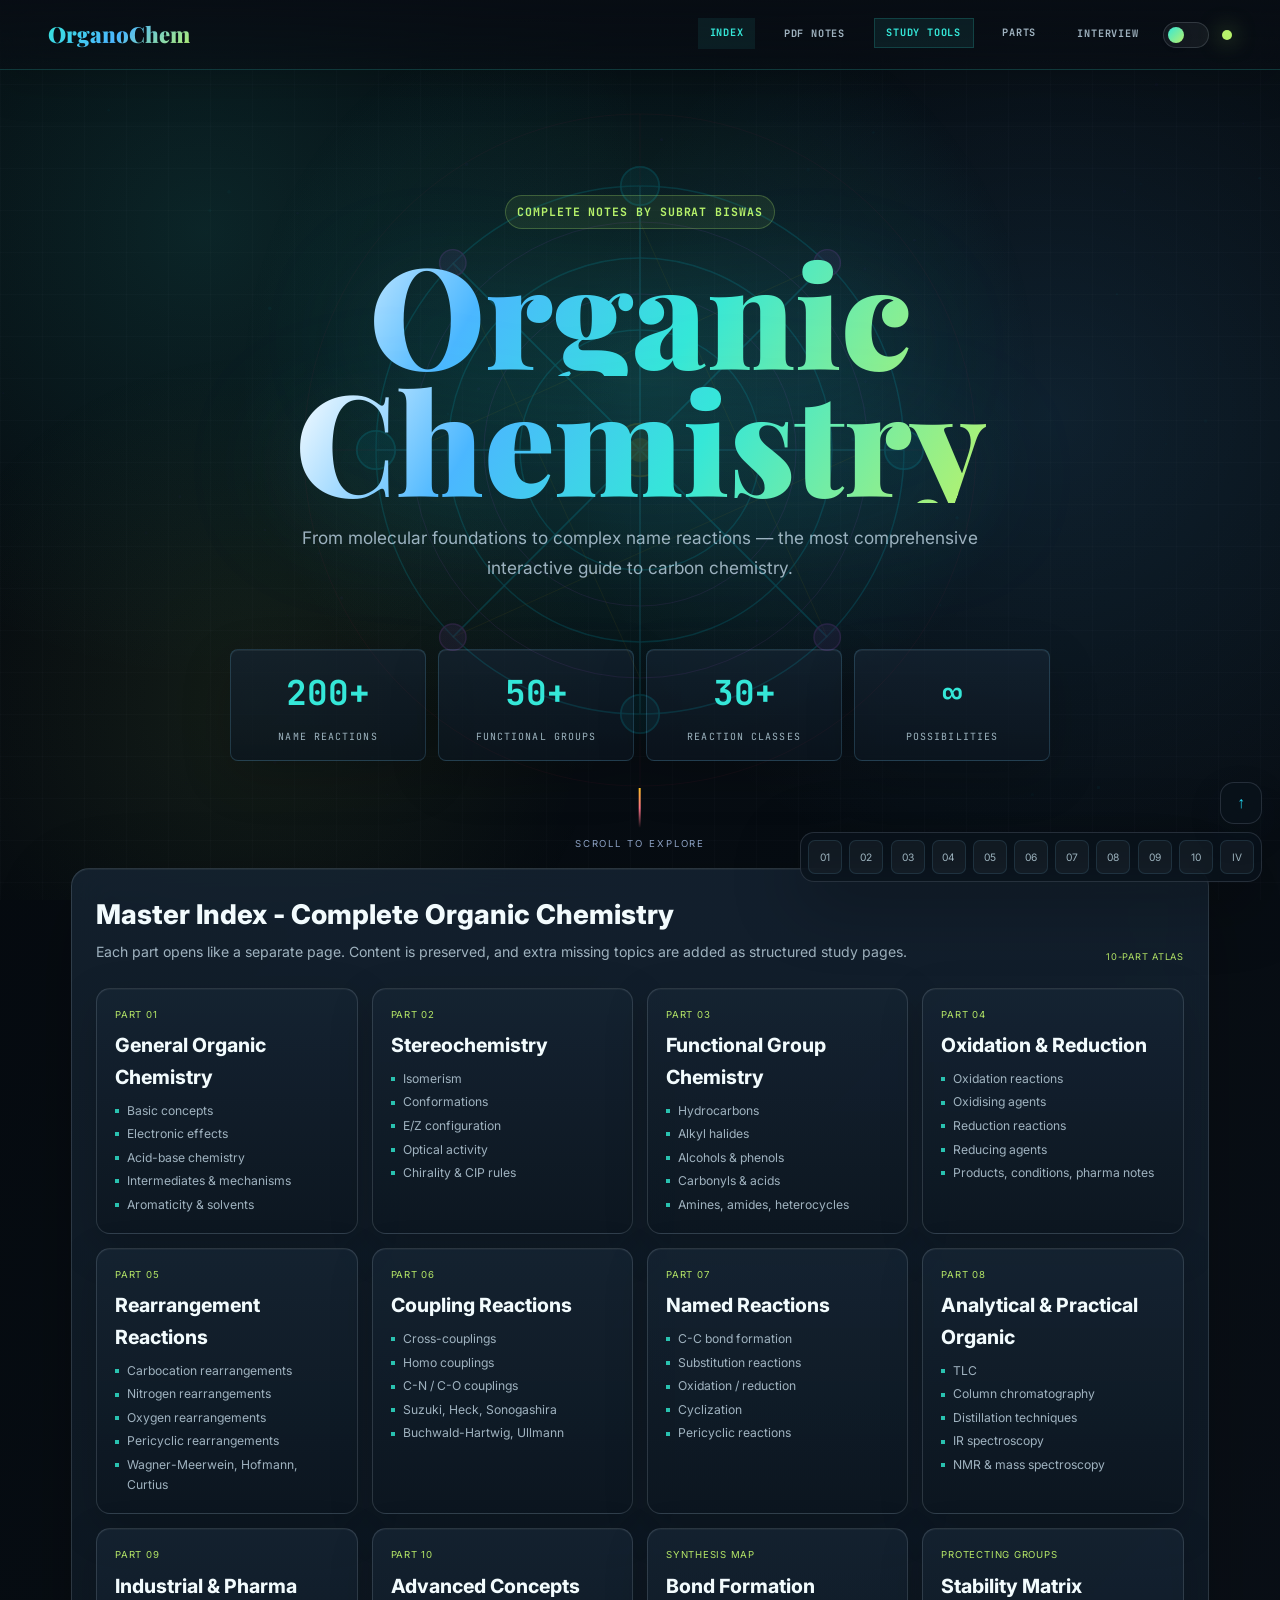
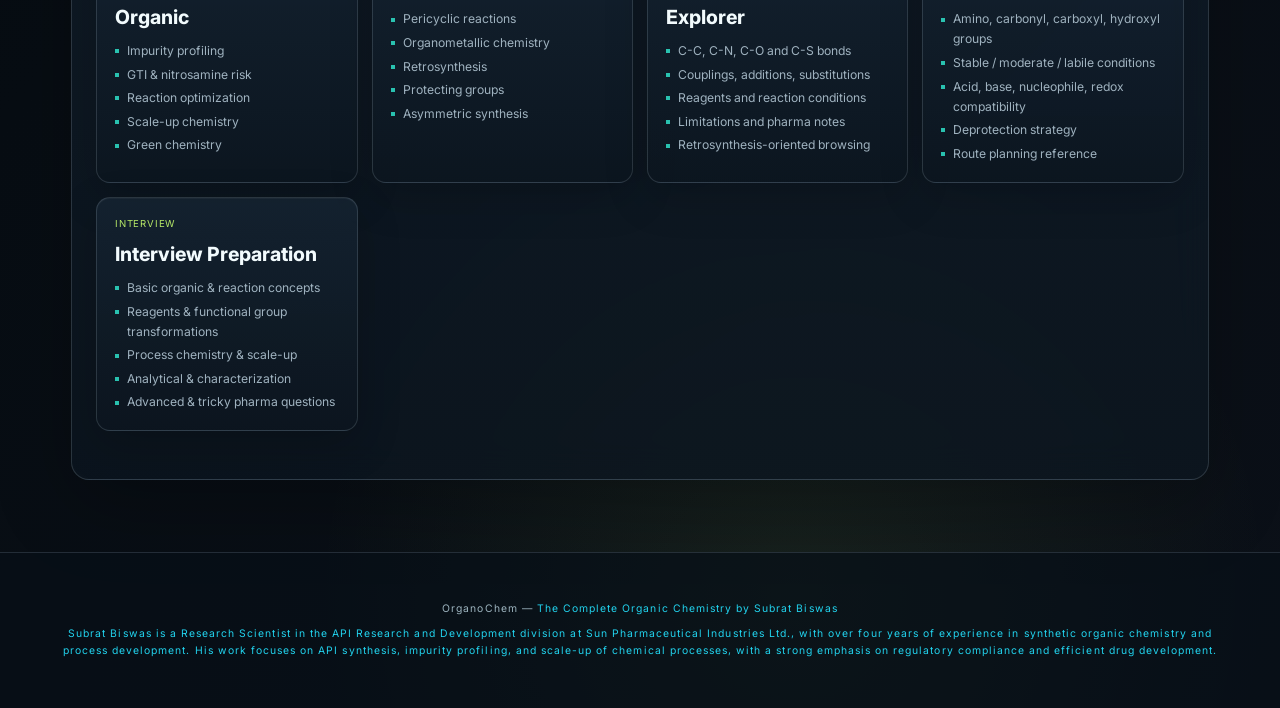
<file: index.html>
﻿<!DOCTYPE html>
<html lang="en">
<head>
<meta charset="UTF-8">
<meta name="viewport" content="width=device-width, initial-scale=1.0">
<title>OrganoChem - Complete Organic Chemistry Atlas</title>
<link href="https://fonts.googleapis.com/css2?family=Inter:wght@400;500;600;700&family=Playfair+Display:ital,wght@0,400;0,700;0,900;1,400&family=JetBrains+Mono:wght@300;400;600&family=Cormorant+Garamond:ital,wght@0,300;0,600;1,300&display=swap" rel="stylesheet">
<link rel="stylesheet" href="assets/css/style.css">
</head>
<body data-multi-page="true" id="top">
<div class="progress-bar" id="progress"></div>
<canvas id="bg-canvas"></canvas>
<div class="overlay-backdrop" id="backdrop" onclick="closeDetail()"></div>
<div class="detail-overlay" id="detailPanel">
  <div onclick="closeDetail()" class="detail-close" role="button" aria-label="Close content" tabindex="0"></div>
  <div id="detailContent"></div>
</div>
<nav>
  <div class="nav-logo"><a href="index.html" style="text-decoration:none;color:inherit">OrganoChem</a></div>
  <ul class="nav-links">
    <li><a href="index.html">Index</a></li>
    <li><a href="pdf-notes.html">PDF Notes</a></li>
    <li><button class="tools-launch" id="openStudyTools" type="button">Study Tools</button></li>
    <li class="parts-menu">
      <button class="parts-button" type="button">Parts</button>
      <div class="parts-dropdown">
        <a href="parts/part-01-goc.html"><span>01</span>General Organic Chemistry</a>
        <a href="parts/part-02-stereochemistry.html"><span>02</span>Stereochemistry</a>
        <a href="parts/part-03-functional-groups.html"><span>03</span>Functional Group Chemistry</a>
        <a href="parts/part-04-redox.html"><span>04</span>Oxidation & Reduction</a>
        <a href="parts/part-05-rearrangements.html"><span>05</span>Rearrangement Reactions</a>
        <a href="parts/part-06-couplings.html"><span>06</span>Coupling Reactions</a>
        <a href="parts/part-07-named-reactions.html"><span>07</span>Named Reactions</a>
        <a href="parts/part-08-analytical.html"><span>08</span>Analytical & Practical Organic</a>
        <a href="parts/part-09-pharma-industrial.html"><span>09</span>Industrial & Pharma Organic Chemistry</a>
        <a href="parts/part-10-advanced.html"><span>10</span>Advanced Concepts</a>
        <a href="interview.html"><span>IV</span>Interview Preparation</a>
        <a href="structure-editor.html"><span>SE</span>Online Structure Editor</a>
      </div>
    </li>
    <li><a href="interview.html">Interview</a></li>
  </ul>
  <div class="nav-actions">
    <button class="theme-toggle" id="themeToggle" type="button" aria-label="Switch to light mode" title="Toggle dark / light mode"></button>
    <div class="nav-indicator"></div>
  </div>
</nav>
<aside class="floating-toc" aria-label="Chapter navigation">
  <a href="parts/part-01-goc.html" title="GOC">01</a>
  <a href="parts/part-02-stereochemistry.html" title="Stereochemistry">02</a>
  <a href="parts/part-03-functional-groups.html" title="Functional Groups">03</a>
  <a href="parts/part-04-redox.html" title="Oxidation & Reduction">04</a>
  <a href="parts/part-05-rearrangements.html" title="Rearrangements">05</a>
  <a href="parts/part-06-couplings.html" title="Couplings">06</a>
  <a href="parts/part-07-named-reactions.html" title="Named Reactions">07</a>
  <a href="parts/part-08-analytical.html" title="Analytical">08</a>
  <a href="parts/part-09-pharma-industrial.html" title="Pharma">09</a>
  <a href="parts/part-10-advanced.html" title="Advanced">10</a>
  <a href="interview.html" title="Interview Prep">IV</a>
</aside>
<a class="top-button" href="#top" title="Back to top">↑</a>
<main>
<section class="hero" id="home">
  <svg class="molecule-bg" viewBox="0 0 600 600">
    <g class="mol-spin">
      <g stroke="rgba(0,229,255,0.7)" stroke-width="1.2" fill="none">
        <circle cx="300" cy="300" r="220"/>
        <circle cx="300" cy="300" r="160"/>
        <circle cx="300" cy="300" r="100"/>
      </g>
      <g stroke="rgba(191,90,242,0.5)" stroke-width="0.8" fill="none">
        <circle cx="300" cy="300" r="190"/>
        <circle cx="300" cy="300" r="130"/>
      </g>
      <g stroke="rgba(0,229,255,0.8)" stroke-width="1.4" fill="none">
        <line x1="300" y1="80" x2="300" y2="520"/>
        <line x1="80" y1="300" x2="520" y2="300"/>
        <line x1="144" y1="144" x2="456" y2="456"/>
        <line x1="456" y1="144" x2="144" y2="456"/>
      </g>
      <g stroke="rgba(255,214,10,0.35)" stroke-width="0.7" fill="none">
        <line x1="300" y1="110" x2="456" y2="456"/>
        <line x1="490" y1="300" x2="144" y2="456"/>
        <line x1="300" y1="490" x2="144" y2="144"/>
        <line x1="110" y1="300" x2="456" y2="144"/>
      </g>
      <circle cx="300" cy="80" r="16" fill="rgba(0,229,255,0.25)" stroke="rgba(0,229,255,0.8)" stroke-width="1.5"/>
      <circle cx="300" cy="520" r="16" fill="rgba(0,229,255,0.25)" stroke="rgba(0,229,255,0.8)" stroke-width="1.5"/>
      <circle cx="80" cy="300" r="16" fill="rgba(0,229,255,0.25)" stroke="rgba(0,229,255,0.8)" stroke-width="1.5"/>
      <circle cx="520" cy="300" r="16" fill="rgba(0,229,255,0.25)" stroke="rgba(0,229,255,0.8)" stroke-width="1.5"/>
      <circle cx="144" cy="144" r="11" fill="rgba(191,90,242,0.4)" stroke="rgba(191,90,242,0.9)" stroke-width="1.2"/>
      <circle cx="456" cy="456" r="11" fill="rgba(191,90,242,0.4)" stroke="rgba(191,90,242,0.9)" stroke-width="1.2"/>
      <circle cx="456" cy="144" r="11" fill="rgba(191,90,242,0.4)" stroke="rgba(191,90,242,0.9)" stroke-width="1.2"/>
      <circle cx="144" cy="456" r="11" fill="rgba(191,90,242,0.4)" stroke="rgba(191,90,242,0.9)" stroke-width="1.2"/>
      <circle cx="300" cy="300" r="22" fill="rgba(255,214,10,0.18)" stroke="rgba(255,214,10,0.7)" stroke-width="1.5"/>
      <circle cx="300" cy="300" r="10" fill="rgba(255,214,10,0.5)"/>
    </g>
    <g class="mol-spin-reverse" stroke="rgba(255,55,95,0.25)" stroke-width="0.8" fill="none">
      <circle cx="300" cy="300" r="280"/>
      <line x1="300" y1="20" x2="300" y2="580"/>
      <line x1="20" y1="300" x2="580" y2="300"/>
    </g>
  </svg>
  <div class="hero-eyebrow">Complete Notes By Subrat Biswas</div>
  <h1 class="hero-title">
    <span>Organic</span>
    <span>Chemistry</span>
  </h1>
  <p class="hero-sub">From molecular foundations to complex name reactions — the most comprehensive interactive guide to carbon chemistry.</p>
  <div class="hero-stats">
    <div class="stat"><div class="stat-num">200+</div><div class="stat-label">Name Reactions</div></div>
    <div class="stat"><div class="stat-num">50+</div><div class="stat-label">Functional Groups</div></div>
    <div class="stat"><div class="stat-num">30+</div><div class="stat-label">Reaction Classes</div></div>
    <div class="stat"><div class="stat-num">∞</div><div class="stat-label">Possibilities</div></div>
  </div>
  <div class="scroll-indicator">
    <div class="scroll-line"></div>
    <span>Scroll to explore</span>
  </div>
</section>
<section class="study-console" aria-label="Interactive study tools">
  <div class="study-console-head">
    <div>
      <div class="console-kicker">Interactive Lab Console</div>
      <h2>Study faster with reaction tools, quiz cards and reagent maps</h2>
    </div>
    <button class="console-close" id="closeStudyTools" type="button" aria-label="Close study tools"></button>
    <div class="console-progress">
      <div class="console-progress-top"><span id="studyProgressText">0/10 Parts Done</span><span id="studyProgressPercent">0%</span></div>
      <div class="console-progress-track"><div id="studyProgressFill"></div></div>
    </div>
  </div>

  <div class="console-grid">
    <div class="console-panel search-panel">
      <div class="panel-top">
        <div><span class="panel-code">01</span><h3>Global Search</h3></div>
        <span class="panel-chip">Topic Finder</span>
      </div>
      <input class="study-input" id="globalStudySearch" type="search" placeholder="Search Grignard, SN1, NMR, PCC, Suzuki..." autocomplete="off">
      <div class="search-results" id="globalSearchResults"></div>
    </div>

    <div class="console-panel reaction-panel">
      <div class="panel-top">
        <div><span class="panel-code">02</span><h3>Reaction Explorer</h3></div>
        <span class="panel-chip">Predict Product</span>
      </div>
      <div class="control-row">
        <select class="study-select" id="reactantSelect" aria-label="Reactant"></select>
        <select class="study-select" id="reagentSelect" aria-label="Reagent"></select>
      </div>
      <div class="reaction-output" id="reactionOutput"></div>
    </div>

    <div class="console-panel quiz-panel">
      <div class="panel-top">
        <div><span class="panel-code">03</span><h3>Quiz Mode</h3></div>
        <span class="panel-chip" id="quizScore">Score 0/0</span>
      </div>
      <div class="quiz-question" id="quizQuestion"></div>
      <div class="quiz-options" id="quizOptions"></div>
      <div class="quiz-answer" id="quizAnswer"></div>
      <button class="console-button" type="button" id="nextQuizBtn">Next Question</button>
    </div>

    <div class="console-panel flashcard-panel">
      <div class="panel-top">
        <div><span class="panel-code">04</span><h3>Flashcards</h3></div>
        <span class="panel-chip" id="flashcardCount">1/1</span>
      </div>
      <button class="flashcard" id="flashcard" type="button">
        <span id="flashcardFront"></span>
        <small>Click to flip</small>
      </button>
      <div class="button-row">
        <button class="console-button ghost" type="button" id="prevFlashcard">Previous</button>
        <button class="console-button" type="button" id="nextFlashcard">Next</button>
      </div>
    </div>

    <div class="console-panel molecule-panel">
      <div class="panel-top">
        <div><span class="panel-code">05</span><h3>Molecule Cards</h3></div>
        <span class="panel-chip">Structures</span>
      </div>
      <div class="molecule-grid" id="moleculeGrid"></div>
    </div>

    <div class="console-panel mechanism-panel">
      <div class="panel-top">
        <div><span class="panel-code">06</span><h3>Mechanism Steps</h3></div>
        <span class="panel-chip">Stepwise</span>
      </div>
      <select class="study-select" id="mechanismSelect" aria-label="Mechanism"></select>
      <div class="mechanism-flow" id="mechanismFlow"></div>
    </div>

    <div class="console-panel reagent-panel">
      <div class="panel-top">
        <div><span class="panel-code">07</span><h3>Reagent Cheat Sheet</h3></div>
        <span class="panel-chip">Searchable</span>
      </div>
      <input class="study-input" id="reagentSearch" type="search" placeholder="Search reagent, use, condition..." autocomplete="off">
      <div class="reagent-table-wrap">
        <table class="reagent-table">
          <thead><tr><th>Reagent</th><th>Use</th><th>Notes</th></tr></thead>
          <tbody id="reagentTableBody"></tbody>
        </table>
      </div>
    </div>

    <div class="console-panel interview-panel">
      <div class="panel-top">
        <div><span class="panel-code">08</span><h3>Interview Practice</h3></div>
        <span class="panel-chip">API R&D</span>
      </div>
      <div class="interview-question" id="interviewQuestion"></div>
      <button class="console-button" type="button" id="showInterviewAnswer">Show Answer</button>
      <div class="interview-answer" id="interviewAnswer"></div>
      <button class="console-button ghost" type="button" id="nextInterview">Next Question</button>
    </div>

    <div class="console-panel progress-panel">
      <div class="panel-top">
        <div><span class="panel-code">09</span><h3>Study Progress</h3></div>
        <span class="panel-chip">Saved Here</span>
      </div>
      <div class="part-check-grid" id="partCheckGrid"></div>
    </div>

    <div class="console-panel print-panel">
      <div class="panel-top">
        <div><span class="panel-code">10</span><h3>Print / Notes Mode</h3></div>
        <span class="panel-chip">PDF Ready</span>
      </div>
      <p>Clean print mode removes dark UI effects and makes notes easier to export as PDF from the browser print dialog.</p>
      <div class="button-row">
        <button class="console-button" type="button" id="printNotesBtn">Print Notes</button>
        <button class="console-button ghost" type="button" id="togglePrintMode">Toggle Clean View</button>
      </div>
    </div>
  </div>
</section>
<section class="quick-map" aria-label="Master index">
  <div class="quick-map-inner">
    <div class="quick-map-top">
      <div>
        <div class="quick-map-title">Master Index - Complete Organic Chemistry</div>
        <div class="quick-map-sub">Each part opens like a separate page. Content is preserved, and extra missing topics are added as structured study pages.</div>
      </div>
      <div class="quick-map-hint">10-Part Atlas</div>
    </div>
    <div class="index-part-grid">
      <a class="index-part" href="parts/part-01-goc.html"><div class="index-part-num">Part 01</div><div class="index-part-title">General Organic Chemistry</div><ul class="index-part-list"><li>Basic concepts</li><li>Electronic effects</li><li>Acid-base chemistry</li><li>Intermediates & mechanisms</li><li>Aromaticity & solvents</li></ul></a>
      <a class="index-part" href="parts/part-02-stereochemistry.html"><div class="index-part-num">Part 02</div><div class="index-part-title">Stereochemistry</div><ul class="index-part-list"><li>Isomerism</li><li>Conformations</li><li>E/Z configuration</li><li>Optical activity</li><li>Chirality & CIP rules</li></ul></a>
      <a class="index-part" href="parts/part-03-functional-groups.html"><div class="index-part-num">Part 03</div><div class="index-part-title">Functional Group Chemistry</div><ul class="index-part-list"><li>Hydrocarbons</li><li>Alkyl halides</li><li>Alcohols & phenols</li><li>Carbonyls & acids</li><li>Amines, amides, heterocycles</li></ul></a>
      <a class="index-part" href="parts/part-04-redox.html"><div class="index-part-num">Part 04</div><div class="index-part-title">Oxidation & Reduction</div><ul class="index-part-list"><li>Oxidation reactions</li><li>Oxidising agents</li><li>Reduction reactions</li><li>Reducing agents</li><li>Products, conditions, pharma notes</li></ul></a>
      <a class="index-part" href="parts/part-05-rearrangements.html"><div class="index-part-num">Part 05</div><div class="index-part-title">Rearrangement Reactions</div><ul class="index-part-list"><li>Carbocation rearrangements</li><li>Nitrogen rearrangements</li><li>Oxygen rearrangements</li><li>Pericyclic rearrangements</li><li>Wagner-Meerwein, Hofmann, Curtius</li></ul></a>
      <a class="index-part" href="parts/part-06-couplings.html"><div class="index-part-num">Part 06</div><div class="index-part-title">Coupling Reactions</div><ul class="index-part-list"><li>Cross-couplings</li><li>Homo couplings</li><li>C-N / C-O couplings</li><li>Suzuki, Heck, Sonogashira</li><li>Buchwald-Hartwig, Ullmann</li></ul></a>
      <a class="index-part" href="parts/part-07-named-reactions.html"><div class="index-part-num">Part 07</div><div class="index-part-title">Named Reactions</div><ul class="index-part-list"><li>C-C bond formation</li><li>Substitution reactions</li><li>Oxidation / reduction</li><li>Cyclization</li><li>Pericyclic reactions</li></ul></a>
      <a class="index-part" href="parts/part-08-analytical.html"><div class="index-part-num">Part 08</div><div class="index-part-title">Analytical & Practical Organic</div><ul class="index-part-list"><li>TLC</li><li>Column chromatography</li><li>Distillation techniques</li><li>IR spectroscopy</li><li>NMR & mass spectroscopy</li></ul></a>
      <a class="index-part" href="parts/part-09-pharma-industrial.html"><div class="index-part-num">Part 09</div><div class="index-part-title">Industrial & Pharma Organic</div><ul class="index-part-list"><li>Impurity profiling</li><li>GTI & nitrosamine risk</li><li>Reaction optimization</li><li>Scale-up chemistry</li><li>Green chemistry</li></ul></a>
      <a class="index-part" href="parts/part-10-advanced.html"><div class="index-part-num">Part 10</div><div class="index-part-title">Advanced Concepts</div><ul class="index-part-list"><li>Pericyclic reactions</li><li>Organometallic chemistry</li><li>Retrosynthesis</li><li>Protecting groups</li><li>Asymmetric synthesis</li></ul></a>
      <a class="index-part" href="#" data-open-synthesis-map><div class="index-part-num">Synthesis Map</div><div class="index-part-title">Bond Formation Explorer</div><ul class="index-part-list"><li>C-C, C-N, C-O and C-S bonds</li><li>Couplings, additions, substitutions</li><li>Reagents and reaction conditions</li><li>Limitations and pharma notes</li><li>Retrosynthesis-oriented browsing</li></ul></a>
      <a class="index-part" href="#" data-open-protecting-groups><div class="index-part-num">Protecting Groups</div><div class="index-part-title">Stability Matrix</div><ul class="index-part-list"><li>Amino, carbonyl, carboxyl, hydroxyl groups</li><li>Stable / moderate / labile conditions</li><li>Acid, base, nucleophile, redox compatibility</li><li>Deprotection strategy</li><li>Route planning reference</li></ul></a>
      <a class="index-part" href="interview.html"><div class="index-part-num">Interview</div><div class="index-part-title">Interview Preparation</div><ul class="index-part-list"><li>Basic organic & reaction concepts</li><li>Reagents & functional group transformations</li><li>Process chemistry & scale-up</li><li>Analytical & characterization</li><li>Advanced & tricky pharma questions</li></ul></a>
    </div>
  </div>
</section>
</main>
<footer>
  <p>OrganoChem — <span>The Complete Organic Chemistry by Subrat Biswas</span></p>
  <p style="margin-top:0.5rem"><span>Subrat Biswas is a Research Scientist in the API Research and Development division at Sun Pharmaceutical Industries Ltd., with over four years of experience in synthetic organic chemistry and process development. His work focuses on API synthesis, impurity profiling, and scale-up of chemical processes, with a strong emphasis on regulatory compliance and efficient drug development.</p>
</footer>
<script src="assets/js/main.js?v=5"></script>
</body>
</html>
</file>
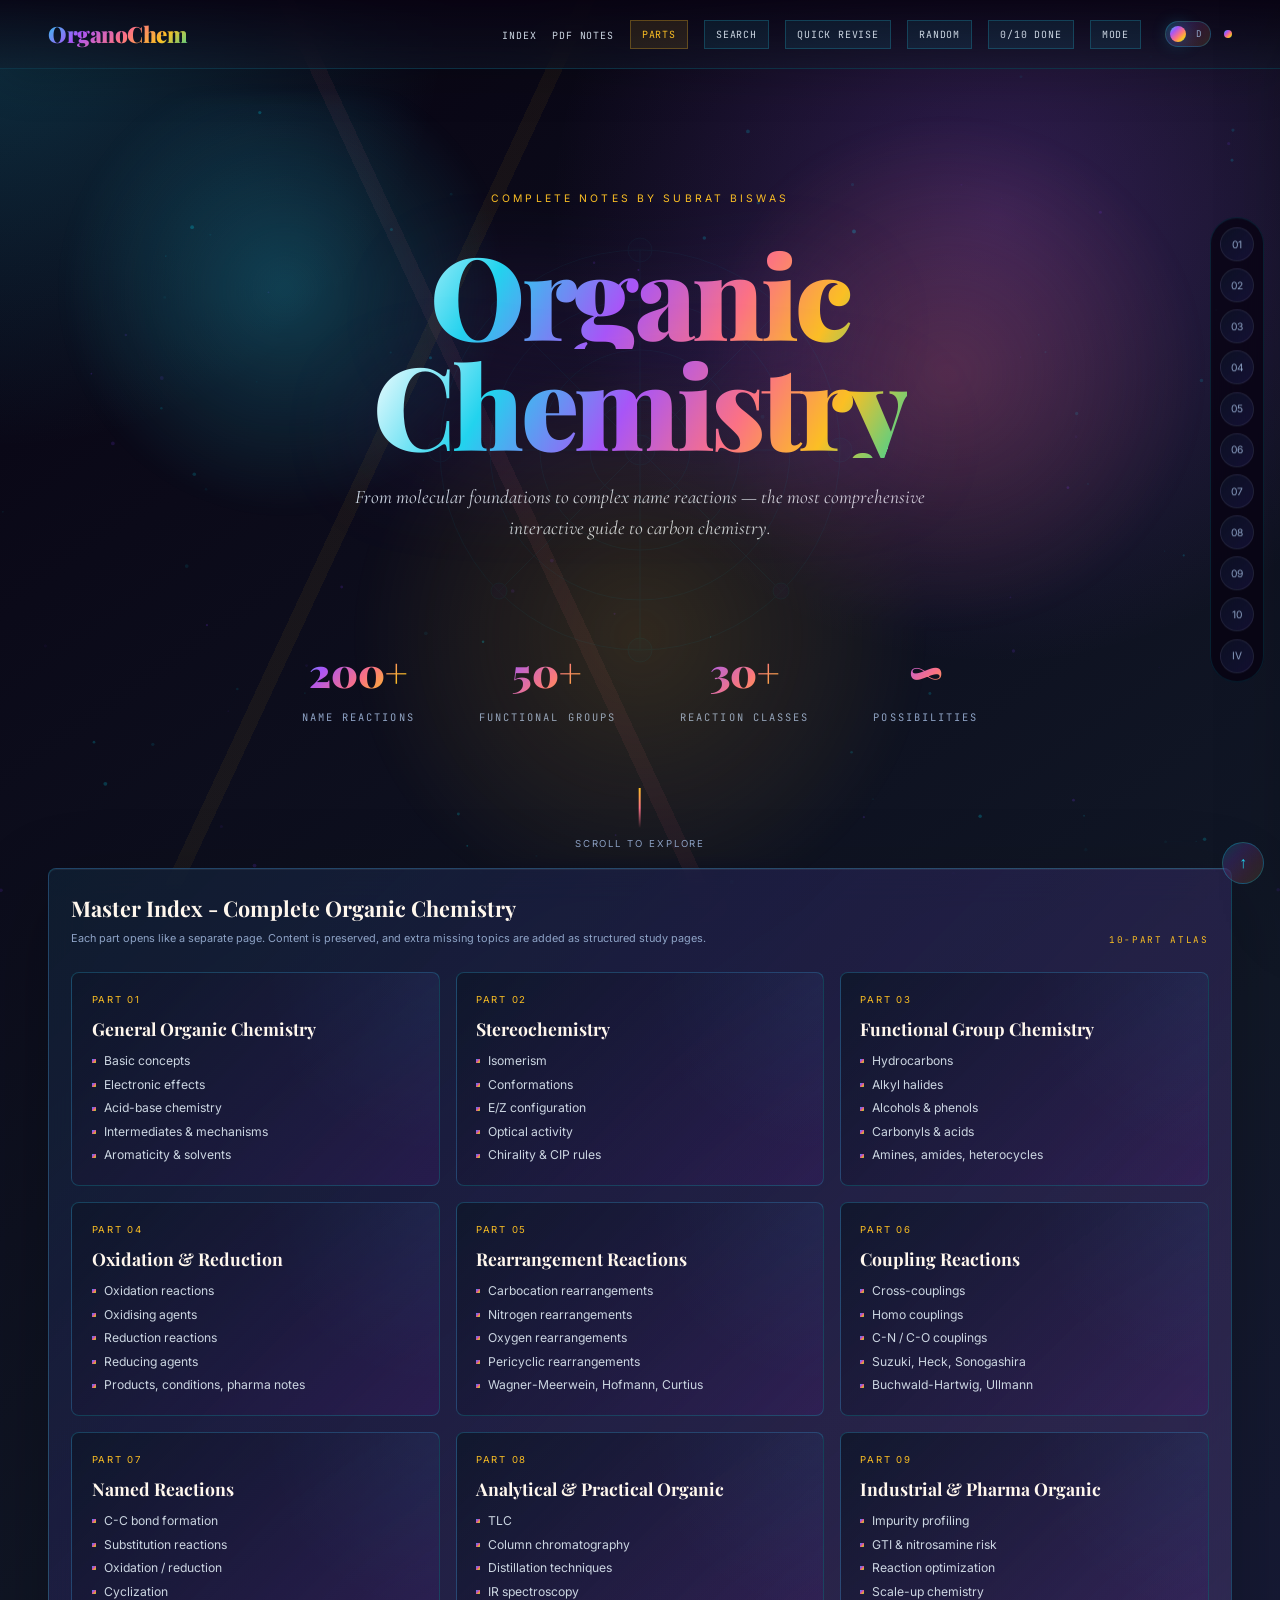
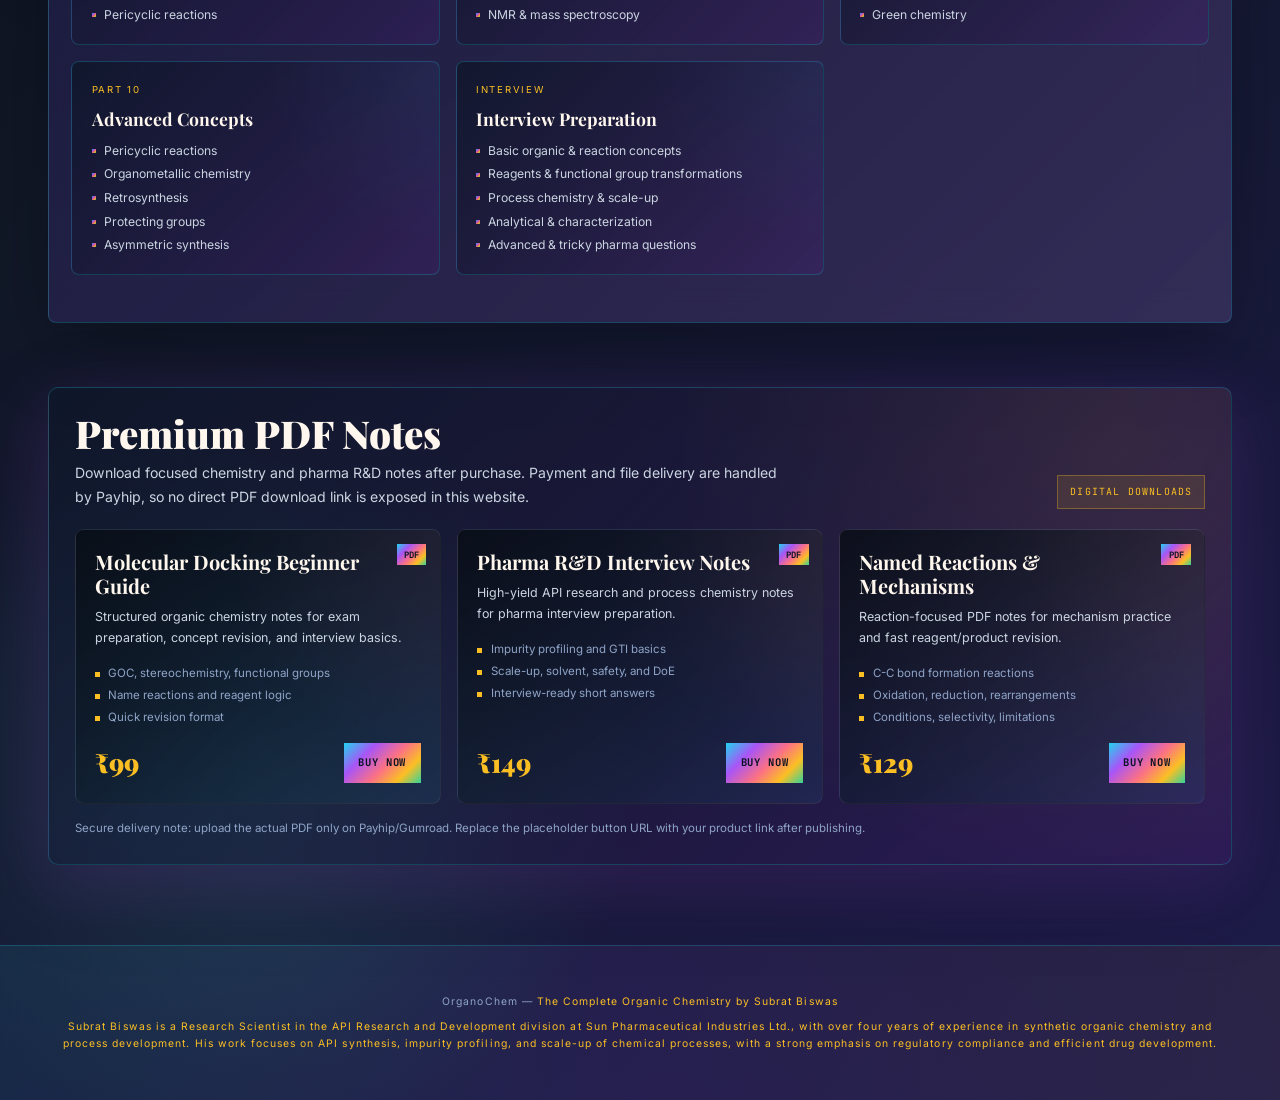
<file: index-single-backup-20260505-014630.html>
﻿<!DOCTYPE html>
<html lang="en">
<head>
<meta charset="UTF-8">
<meta name="viewport" content="width=device-width, initial-scale=1.0">
<title>OrganoChem — The Complete Organic Chemistry Atlas</title>
<link href="https://fonts.googleapis.com/css2?family=Inter:wght@400;500;600;700&family=Playfair+Display:ital,wght@0,400;0,700;0,900;1,400&family=JetBrains+Mono:wght@300;400;600&family=Cormorant+Garamond:ital,wght@0,300;0,600;1,300&display=swap" rel="stylesheet">
<style>
:root {
  --bg: #080312;
  --bg2: #111827;
  --bg3: #1e1b4b;
  --accent: #22d3ee;
  --accent2: #a855f7;
  --accent3: #34d399;
  --accent4: #fbbf24;
  --accent5: #fb7185;
  --accent6: #38bdf8;
  --text: #fff7ed;
  --text2: #cbd5e1;
  --text3: #8fa4c7;
  --glow: 0 18px 70px rgba(34,211,238,0.22);
  --glow2: 0 18px 70px rgba(168,85,247,0.24);
  --border: rgba(34,211,238,0.22);
  --border2: rgba(168,85,247,0.26);
  --rainbow: linear-gradient(135deg,#22d3ee 0%,#a855f7 28%,#fb7185 55%,#fbbf24 78%,#34d399 100%);
  --rainbow-soft: linear-gradient(135deg,rgba(34,211,238,0.18),rgba(168,85,247,0.18),rgba(251,113,133,0.14),rgba(251,191,36,0.12));
  --glass: rgba(15,23,42,0.68);
}
body.light-mode{
  --bg:#fff7ed;
  --bg2:#eef2ff;
  --bg3:#ecfeff;
  --accent:#0891b2;
  --accent2:#9333ea;
  --accent3:#059669;
  --accent4:#d97706;
  --accent5:#e11d48;
  --accent6:#2563eb;
  --text:#172033;
  --text2:#38455e;
  --text3:#687791;
  --glow:0 18px 55px rgba(8,145,178,0.16);
  --glow2:0 18px 55px rgba(147,51,234,0.15);
  --border:rgba(8,145,178,0.22);
  --border2:rgba(147,51,234,0.22);
  --rainbow: linear-gradient(135deg,#06b6d4 0%,#9333ea 28%,#e11d48 55%,#f59e0b 78%,#10b981 100%);
  --rainbow-soft: linear-gradient(135deg,rgba(6,182,212,0.16),rgba(147,51,234,0.14),rgba(225,29,72,0.10),rgba(245,158,11,0.12));
  --glass: rgba(255,255,255,0.74);
}
*,*::before,*::after{box-sizing:border-box;margin:0;padding:0}
html{scroll-behavior:smooth;overflow-x:hidden}
body{
  background:
    radial-gradient(circle at top left, rgba(34,211,238,0.22), transparent 28rem),
    radial-gradient(circle at 78% 8%, rgba(168,85,247,0.24), transparent 28rem),
    radial-gradient(circle at 20% 88%, rgba(52,211,153,0.16), transparent 24rem),
    linear-gradient(145deg,var(--bg) 0%,var(--bg2) 52%,var(--bg3) 100%);
  color:var(--text);
  font-family:'Segoe UI',Inter,system-ui,-apple-system,BlinkMacSystemFont,Arial,sans-serif;
  font-size:17px;
  line-height:1.62;
  font-weight:400;
  overflow-x:hidden;
  cursor:default;
}
body.detail-open{overflow:hidden}
body::before{
  content:'';
  position:fixed;
  inset:0;
  pointer-events:none;
  z-index:0;
  background:
    linear-gradient(115deg,transparent 0 34%,rgba(251,191,36,0.07) 34% 35%,transparent 35% 100%),
    linear-gradient(245deg,transparent 0 58%,rgba(251,113,133,0.08) 58% 59%,transparent 59% 100%);
  opacity:0.8;
}
body.light-mode #bg-canvas{opacity:0.12}
body.light-mode nav{
  background:linear-gradient(to bottom, rgba(255,247,237,0.94), rgba(238,242,255,0.72));
}
body.light-mode .topic-card,
body.light-mode .reaction-card,
body.light-mode .quick-map-inner,
body.light-mode .index-part,
body.light-mode .fg-card,
body.light-mode .accordion-header,
body.light-mode .accordion-body,
body.light-mode .matrix-cell,
body.light-mode .syllabus-item,
body.light-mode .mini-reaction{
  background:rgba(246,250,252,0.90);
  border-color:rgba(15,23,42,0.11);
  box-shadow:0 18px 45px rgba(15,23,42,0.08), inset 0 1px 0 rgba(255,255,255,0.75);
}
body.light-mode .detail-overlay{background:rgba(246,250,252,0.98);border-left-color:rgba(15,23,42,0.12)}
body.light-mode .search-input,
body.light-mode .floating-toc,
body.light-mode .top-button{
  background:rgba(246,250,252,0.94);
  border-color:rgba(15,23,42,0.12);
}
body.light-mode .reaction-eq,
body.light-mode .detail-eq,
body.light-mode .formula-big{
  background:rgba(0,124,145,0.06);
  border-color:rgba(0,124,145,0.18);
}
body.light-mode .reaction-diagram{background:#f8fbfc;border-color:rgba(15,23,42,0.12)}
body.light-mode .chem-table th{background:rgba(0,124,145,0.10);color:#005f70}
body.light-mode .chem-table td{border-bottom-color:rgba(15,23,42,0.08);color:#263445}
body.light-mode .chem-table tr:hover td{background:rgba(0,124,145,0.05)}
body.light-mode .info-box{background:rgba(4,120,87,0.08);color:#263445}
body.light-mode .warn-box{background:rgba(180,83,9,0.08);color:#263445}

/* DEFAULT CURSOR */
#cursor,#cursor-ring{display:none}

/* PARTICLE CANVAS */
#bg-canvas{position:fixed;top:0;left:0;width:100%;height:100%;z-index:0;opacity:0.4}

/* SCROLLBAR */
::-webkit-scrollbar{width:4px}
::-webkit-scrollbar-track{background:var(--bg)}
::-webkit-scrollbar-thumb{background:var(--rainbow);border-radius:2px}

/* NAV */
nav{
  position:fixed;top:0;left:0;right:0;z-index:100;
  padding:1rem 3rem;
  display:flex;align-items:center;justify-content:space-between;gap:1.5rem;
  background:linear-gradient(to bottom, rgba(8,3,18,0.88), rgba(17,24,39,0.48));
  backdrop-filter:blur(18px);
  border-bottom:1px solid var(--border);
  box-shadow:0 10px 45px rgba(0,0,0,0.18);
}
.nav-logo{
  font-family:'Playfair Display',serif;
  font-size:1.4rem;
  font-weight:900;
  background:var(--rainbow);
  -webkit-background-clip:text;-webkit-text-fill-color:transparent;
  letter-spacing:-0.02em;
  flex-shrink:0;
}
.nav-links{
  display:flex;gap:1rem;list-style:none;
  flex:1;justify-content:flex-end;align-items:center;
  min-width:0;
}
.nav-links a{
  color:var(--text2);font-size:0.62rem;letter-spacing:0.08em;text-transform:uppercase;
  text-decoration:none;transition:color 0.2s,text-shadow 0.2s;
  white-space:nowrap;
}
.nav-links a:hover{color:var(--accent4);text-shadow:0 0 18px rgba(251,191,36,0.4)}
.parts-menu{
  position:relative;
}
.parts-button,.nav-tool-button{
  border:1px solid rgba(251,191,36,0.28);
  background:rgba(251,191,36,0.10);
  color:var(--accent4);
  padding:0.46rem 0.7rem;
  font-family:'JetBrains Mono','Consolas',monospace;
  font-size:0.62rem;
  letter-spacing:0.08em;
  text-transform:uppercase;
  cursor:pointer;
}
.nav-tool-button{
  background:rgba(34,211,238,0.08);
  border-color:rgba(34,211,238,0.22);
  color:var(--text2);
}
.nav-tool-button:hover{color:var(--accent4);border-color:rgba(251,191,36,0.34)}
.parts-dropdown,.nav-dropdown{
  position:absolute;
  top:calc(100% + 0.75rem);
  right:0;
  width:min(360px,calc(100vw - 2rem));
  padding:0.65rem;
  display:grid;
  gap:0.35rem;
  background:linear-gradient(135deg,rgba(8,3,18,0.98),rgba(15,23,42,0.96));
  border:1px solid var(--border);
  box-shadow:0 22px 70px rgba(0,0,0,0.35),var(--glow2);
  backdrop-filter:blur(18px);
  opacity:0;
  pointer-events:none;
  transform:translateY(-8px);
  transition:opacity 0.2s,transform 0.2s;
}
.parts-menu:hover .parts-dropdown,
.parts-menu:focus-within .parts-dropdown,
.parts-menu:hover .nav-dropdown,
.parts-menu:focus-within .nav-dropdown{
  opacity:1;
  pointer-events:auto;
  transform:translateY(0);
}
.parts-dropdown a,.nav-dropdown a,.nav-dropdown button,.progress-row{
  display:block;
  padding:0.65rem 0.75rem;
  border:1px solid rgba(255,255,255,0.07);
  background:linear-gradient(135deg,rgba(34,211,238,0.06),rgba(168,85,247,0.07));
  color:var(--text2);
  line-height:1.35;
  text-align:left;
  width:100%;
  text-decoration:none;
  font-family:'JetBrains Mono','Consolas',monospace;
  font-size:0.68rem;
  letter-spacing:0.03em;
  cursor:pointer;
}
.parts-dropdown a:hover,.nav-dropdown a:hover,.nav-dropdown button:hover{
  color:var(--accent4);
  border-color:rgba(251,191,36,0.34);
  background:rgba(251,191,36,0.09);
}
.parts-dropdown span,.nav-dropdown span{
  color:var(--accent4);
  margin-right:0.35rem;
}
.nav-dropdown-title{
  color:var(--text);
  font-family:'Playfair Display',serif;
  font-size:1rem;
  font-weight:700;
  padding:0.25rem 0.2rem 0.45rem;
}
.nav-dropdown-note{
  color:var(--text3);
  font-size:0.68rem;
  line-height:1.55;
  padding:0 0.2rem 0.55rem;
}
.header-search-input{
  width:100%;
  margin-bottom:0.45rem;
  padding:0.72rem 0.8rem;
  color:var(--text);
  background:rgba(8,13,20,0.78);
  border:1px solid var(--border);
  outline:none;
  font-family:'JetBrains Mono','Consolas',monospace;
  font-size:0.74rem;
}
.header-search-input:focus{border-color:rgba(251,191,36,0.48)}
.header-search-results{
  display:grid;
  gap:0.35rem;
  max-height:320px;
  overflow:auto;
}
.progress-row{
  display:flex;
  align-items:center;
  justify-content:space-between;
  gap:0.75rem;
}
.progress-row.done{color:var(--accent3);border-color:rgba(52,211,153,0.28);background:rgba(52,211,153,0.08)}
.progress-check{
  width:16px;
  height:16px;
  border:1px solid currentColor;
  display:inline-flex;
  align-items:center;
  justify-content:center;
  flex-shrink:0;
}
.progress-row.done .progress-check::before{content:'✓';font-size:0.7rem}
.nav-indicator{
  width:8px;height:8px;border-radius:50%;background:var(--rainbow);
  animation:pulse 2s infinite;
}
.nav-actions{display:flex;align-items:center;gap:0.8rem}
.theme-toggle{
  width:46px;height:26px;border:1px solid var(--border);
  background:var(--rainbow-soft);
  position:relative;cursor:pointer;padding:0;
  transition:border-color 0.2s,background 0.2s;
  border-radius:999px;
}
.theme-toggle::before{
  content:'';
  position:absolute;top:4px;left:4px;width:16px;height:16px;
  background:var(--rainbow);transition:left 0.25s,background 0.25s;
  box-shadow:0 0 18px rgba(34,211,238,0.4);
  border-radius:50%;
}
.theme-toggle::after{
  content:'D';position:absolute;right:8px;top:50%;transform:translateY(-50%);
  font-family:'JetBrains Mono','Consolas',monospace;font-size:0.58rem;color:var(--text3);
}
body.light-mode .theme-toggle{background:var(--rainbow-soft)}
body.light-mode .theme-toggle::before{left:24px;background:var(--rainbow);box-shadow:0 0 14px rgba(217,119,6,0.25)}
body.light-mode .theme-toggle::after{content:'L';left:8px;right:auto;color:var(--text3)}
@keyframes pulse{0%,100%{opacity:1;transform:scale(1)}50%{opacity:0.5;transform:scale(1.5)}}

/* SECTIONS */
section{position:relative;z-index:1}

/* HERO */
.hero{
  min-height:100vh;
  display:flex;flex-direction:column;align-items:center;justify-content:center;
  text-align:center;padding:8rem 2rem 4rem;
  position:relative;overflow:hidden;
}
.hero::before{
  content:'';
  position:absolute;
  inset:6rem 3rem 2rem;
  pointer-events:none;
  background:
    radial-gradient(circle at 20% 25%,rgba(34,211,238,0.26),transparent 14rem),
    radial-gradient(circle at 76% 36%,rgba(251,113,133,0.22),transparent 16rem),
    radial-gradient(circle at 50% 70%,rgba(251,191,36,0.15),transparent 18rem);
  filter:blur(8px);
}
.hero-eyebrow{
  font-size:0.65rem;letter-spacing:0.3em;text-transform:uppercase;
  color:var(--accent4);margin-bottom:2rem;
  display:flex;align-items:center;gap:1rem;
}
.hero-eyebrow::before,.hero-eyebrow::after{content:'';flex:1;height:1px;background:var(--rainbow);opacity:0.65;max-width:80px}
.hero-title{
  font-family:'Playfair Display',serif;
  font-size:clamp(3.5rem,9vw,8rem);
  font-weight:900;line-height:0.95;
  letter-spacing:-0.03em;
  margin-bottom:1.5rem;
}
.hero-title span{
  display:block;
  background:linear-gradient(120deg,#ffffff 0%,var(--accent) 24%,var(--accent2) 48%,var(--accent5) 68%,var(--accent4) 84%,var(--accent3) 100%);
  -webkit-background-clip:text;-webkit-text-fill-color:transparent;
  filter:drop-shadow(0 18px 48px rgba(168,85,247,0.22));
}
.hero-sub{
  font-family:'Cormorant Garamond',serif;
  font-size:1.2rem;font-style:italic;color:var(--text2);
  max-width:600px;margin:0 auto 3rem;line-height:1.6;
}
.hero-stats{
  display:flex;gap:4rem;margin:3rem 0;
}
.stat{text-align:center}
.stat-num{
  font-family:'Playfair Display',serif;
  font-size:2.5rem;font-weight:900;
  background:var(--rainbow);
  -webkit-background-clip:text;-webkit-text-fill-color:transparent;
}
.stat-label{font-size:0.65rem;letter-spacing:0.2em;text-transform:uppercase;color:var(--text3);margin-top:0.25rem}
.scroll-indicator{
  position:absolute;bottom:3rem;left:50%;transform:translateX(-50%);
  display:flex;flex-direction:column;align-items:center;gap:0.5rem;
  color:var(--text3);font-size:0.6rem;letter-spacing:0.2em;text-transform:uppercase;
  animation:float 3s ease-in-out infinite;
}
@keyframes float{0%,100%{transform:translateX(-50%) translateY(0)}50%{transform:translateX(-50%) translateY(-8px)}}
.scroll-line{width:2px;height:40px;background:linear-gradient(to bottom,var(--accent4),var(--accent5),transparent)}

/* MOLECULE DECORATION */
.molecule-bg{
  position:absolute;top:50%;left:50%;transform:translate(-50%,-50%);
  width:600px;height:600px;opacity:0.04;pointer-events:none;
}

/* CHAPTER DIVIDER */
.chapter-divider{
  display:flex;align-items:center;gap:1.5rem;
  padding:0 3rem;margin:4rem 0 2rem;
}
.chapter-num{
  font-family:'Playfair Display',serif;font-size:5rem;font-weight:900;
  color:transparent;-webkit-text-stroke:1px rgba(34,211,238,0.42);
  text-shadow:0 0 38px rgba(168,85,247,0.22);
  line-height:1;flex-shrink:0;
}
.chapter-info{flex:1}
.chapter-label{font-size:0.6rem;letter-spacing:0.3em;text-transform:uppercase;color:var(--accent4);margin-bottom:0.5rem}
.chapter-title{
  font-family:'Playfair Display',serif;font-size:2.5rem;font-weight:700;
  line-height:1.1;
}
.chapter-line{flex:1;height:1px;background:linear-gradient(to right,var(--accent),var(--accent2),transparent)}

/* CONTENT GRID */
.content-area{padding:0 3rem 6rem;max-width:1600px;margin:0 auto}

/* TOPIC CARDS */
.topics-grid{
  display:grid;grid-template-columns:repeat(auto-fit,minmax(280px,1fr));
  gap:1.5rem;margin:2rem 0;
}
.topic-card{
  background:
    linear-gradient(135deg,rgba(15,23,42,0.82),rgba(49,46,129,0.40)),
    var(--rainbow-soft);
  border:1px solid var(--border);
  border-radius:8px;
  padding:1.8rem;
  cursor:pointer;
  transition:all 0.3s ease;
  position:relative;overflow:hidden;
  box-shadow:0 18px 50px rgba(0,0,0,0.18), inset 0 1px 0 rgba(255,255,255,0.06);
}
.topic-card::before{
  content:'';position:absolute;top:0;left:0;right:0;height:2px;
  background:var(--rainbow);
  transform:scaleX(0);transform-origin:left;transition:transform 0.3s;
}
.topic-card::after{
  content:'';
  position:absolute;right:-28px;bottom:-28px;width:92px;height:92px;
  background:radial-gradient(circle,rgba(251,191,36,0.16),transparent 68%);
  pointer-events:none;
}
.topic-card:hover{
  border-color:rgba(251,191,36,0.45);
  transform:translateY(-5px);
  box-shadow:var(--glow),var(--glow2);
}
.topic-card:hover::before{transform:scaleX(1)}
.topic-icon{
  width:46px;height:46px;margin-bottom:1rem;
  display:flex;align-items:center;justify-content:center;
  border:1px solid rgba(255,255,255,0.18);
  background:var(--rainbow);
  color:#08111f;
  font-family:'JetBrains Mono','Consolas',monospace;
  font-size:0.72rem;font-weight:600;letter-spacing:0.06em;
}
.topic-title{
  font-family:'Playfair Display',serif;font-size:1.15rem;font-weight:700;
  margin-bottom:0.5rem;color:var(--text);
}
.topic-desc{font-size:0.78rem;color:var(--text2);line-height:1.65}
.topic-tag{
  display:inline-block;margin-top:0.8rem;
  padding:0.2rem 0.6rem;font-size:0.6rem;letter-spacing:0.1em;
  background:rgba(251,191,36,0.13);border:1px solid rgba(251,191,36,0.28);
  color:var(--accent4);text-transform:uppercase;
  border-radius:999px;
}

/* ACCORDION */
.accordion{margin:1rem 0}
.accordion-item{
  border:1px solid var(--border);
  border-radius:8px;
  margin-bottom:0.75rem;
  overflow:hidden;
  transition:border-color 0.3s;
}
.accordion-item.open{border-color:rgba(251,191,36,0.45);box-shadow:0 14px 42px rgba(168,85,247,0.12)}
.accordion-header{
  display:flex;align-items:center;gap:1rem;
  padding:1.2rem 1.5rem;
  cursor:pointer;
  background:linear-gradient(135deg,rgba(15,23,42,0.78),rgba(49,46,129,0.32));
  transition:background 0.2s;
  user-select:none;
}
.accordion-header:hover{background:linear-gradient(135deg,rgba(34,211,238,0.12),rgba(168,85,247,0.16))}
.accordion-icon{
  width:28px;height:28px;border-radius:50%;
  display:flex;align-items:center;justify-content:center;
  font-size:0.9rem;flex-shrink:0;
  border:1px solid var(--border);color:#08111f;background:var(--rainbow);
  transition:transform 0.3s;
}
.accordion-item.open .accordion-icon{transform:rotate(45deg);border-color:var(--accent)}
.accordion-label{
  flex:1;font-family:'Playfair Display',serif;font-size:1rem;font-weight:600;
}
.accordion-meta{font-size:0.65rem;color:var(--text3);letter-spacing:0.1em}
.accordion-body{
  max-height:0;overflow:hidden;transition:max-height 0.5s ease;
  background:rgba(8,13,20,0.72);
}
.accordion-body.open{max-height:3000px}
.accordion-content{padding:1.5rem 1.5rem 1.5rem 3.5rem}

/* NAME REACTION CARD */
.reaction-card{
  background:
    linear-gradient(135deg,rgba(15,23,42,0.90),rgba(88,28,135,0.26)),
    radial-gradient(circle at 100% 0,rgba(251,113,133,0.12),transparent 42%);
  border:1px solid var(--border2);
  border-radius:8px;padding:1.5rem;margin-bottom:1rem;
  position:relative;
  overflow:hidden;
  box-shadow:0 18px 50px rgba(0,0,0,0.16);
}
.reaction-card::after{
  content:'';position:absolute;left:0;top:0;bottom:0;width:3px;
  background:linear-gradient(to bottom,var(--accent2),var(--accent5),var(--accent4));
}
.reaction-name{
  font-family:'Playfair Display',serif;font-size:1.1rem;font-weight:700;
  color:var(--accent4);margin-bottom:0.3rem;
}
.reaction-year{font-size:0.66rem;color:var(--text3);letter-spacing:0.15em;margin-bottom:0.8rem}
.reaction-desc{font-size:0.82rem;color:var(--text2);line-height:1.75;margin-bottom:1rem}
.reaction-eq{
  background:linear-gradient(135deg,rgba(34,211,238,0.08),rgba(168,85,247,0.08));
  border:1px solid rgba(34,211,238,0.18);
  padding:0.8rem 1rem;
  font-family:'Cormorant Garamond',serif;
  font-size:0.95rem;font-style:italic;
  color:var(--text);letter-spacing:0.02em;
  margin:0.8rem 0;
  position:relative;
}
.reaction-eq::before{content:'⟶ ';color:var(--accent4);font-style:normal}
.reaction-tags{display:flex;flex-wrap:wrap;gap:0.4rem;margin-top:0.8rem}
.reaction-tag{
  padding:0.2rem 0.5rem;font-size:0.58rem;letter-spacing:0.08em;
  text-transform:uppercase;border-radius:1px;
}
.tag-mech{background:rgba(168,85,247,0.18);border:1px solid rgba(168,85,247,0.36);color:#d8b4fe}
.tag-type{background:rgba(52,211,153,0.13);border:1px solid rgba(52,211,153,0.32);color:#86efac}
.tag-cond{background:rgba(251,191,36,0.14);border:1px solid rgba(251,191,36,0.34);color:#fde68a}

/* FUNCTIONAL GROUP SECTION */
.fg-grid{
  display:grid;grid-template-columns:repeat(auto-fit,minmax(200px,1fr));
  gap:1rem;margin:1.5rem 0;
}
.fg-card{
  background:linear-gradient(135deg,rgba(15,23,42,0.72),rgba(6,182,212,0.10));
  border:1px solid var(--border);padding:1.2rem;
  border-radius:8px;cursor:pointer;
  transition:all 0.3s;text-align:center;
}
.fg-card:hover{border-color:var(--accent3);box-shadow:0 18px 45px rgba(52,211,153,0.16);transform:translateY(-3px)}
.fg-formula{
  font-family:'Cormorant Garamond',serif;
  font-size:1.5rem;font-weight:600;color:var(--accent3);
  text-shadow:0 0 20px rgba(52,211,153,0.25);
  margin-bottom:0.5rem;
}
.fg-name{font-size:0.75rem;color:var(--text2);letter-spacing:0.08em}

/* ALCOHOL CLASSIFICATION */
.alcohol-tree{
  display:flex;flex-direction:column;gap:0;
  margin:2rem 0;
}
.alcohol-branch{
  display:flex;gap:1.5rem;
  margin-bottom:1.5rem;
}
.branch-label{
  writing-mode:vertical-rl;
  transform:rotate(180deg);
  font-size:0.6rem;letter-spacing:0.2em;text-transform:uppercase;
  color:var(--accent4);
  border-left:2px solid var(--accent4);
  padding:0.5rem 0.5rem;
  flex-shrink:0;
}
.branch-content{flex:1}
.branch-title{
  font-family:'Playfair Display',serif;font-size:1.3rem;
  color:var(--text);margin-bottom:0.8rem;
  display:flex;align-items:center;gap:0.8rem;
}
.branch-badge{
  padding:0.2rem 0.6rem;font-size:0.6rem;letter-spacing:0.1em;
  text-transform:uppercase;
}
.badge-1{background:rgba(239,68,68,0.15);border:1px solid rgba(239,68,68,0.3);color:#fca5a5}
.badge-2{background:rgba(245,158,11,0.15);border:1px solid rgba(245,158,11,0.3);color:#fcd34d}
.badge-3{background:rgba(16,185,129,0.15);border:1px solid rgba(16,185,129,0.3);color:#6ee7b7}
.reactions-list{
  display:grid;grid-template-columns:repeat(auto-fill,minmax(250px,1fr));
  gap:0.8rem;
}
.mini-reaction{
  background:linear-gradient(135deg,rgba(8,13,20,0.82),rgba(34,211,238,0.07));
  border:1px solid var(--border);
  padding:0.8rem 1rem;
  border-radius:6px;
  transition:all 0.2s;
  cursor:pointer;
}
.mini-reaction:hover{border-color:rgba(251,191,36,0.44);background:linear-gradient(135deg,rgba(34,211,238,0.10),rgba(251,191,36,0.08));transform:translateY(-2px)}
.mini-name{font-size:0.82rem;font-weight:600;color:var(--accent4);margin-bottom:0.25rem}
.mini-desc{font-size:0.72rem;color:var(--text3);line-height:1.58}

/* PERIODIC-STYLE TABLE for reactions */
.reaction-matrix{
  display:grid;
  grid-template-columns:repeat(auto-fill,minmax(130px,1fr));
  gap:6px;margin:1.5rem 0;
}
.matrix-cell{
  background:linear-gradient(145deg,rgba(15,23,42,0.84),rgba(49,46,129,0.28));
  border:1px solid var(--border);
  padding:0.7rem 0.6rem;
  cursor:pointer;
  transition:all 0.25s;
  text-align:center;
  position:relative;
  border-radius:6px;
  overflow:hidden;
}
.matrix-cell:hover{
  z-index:10;transform:scale(1.08);
  box-shadow:0 16px 38px rgba(34,211,238,0.22),0 0 0 1px rgba(251,191,36,0.22);
  border-color:var(--accent4);
}
.mc-cat{font-size:0.5rem;letter-spacing:0.15em;text-transform:uppercase;color:var(--text3);margin-bottom:0.3rem}
.mc-name{font-size:0.7rem;font-weight:600;color:var(--text);line-height:1.3}
.mc-year{font-size:0.55rem;color:var(--text3);margin-top:0.2rem}
.mc-add{font-size:0.8rem;position:absolute;top:4px;right:6px;color:var(--accent4);opacity:0;transition:opacity 0.2s}
.matrix-cell:hover .mc-add{opacity:1}

/* category colors */
.cat-add{border-left:3px solid #22d3ee}
.cat-sub{border-left:3px solid #a855f7}
.cat-elim{border-left:3px solid #34d399}
.cat-red{border-left:3px solid #fbbf24}
.cat-ox{border-left:3px solid #fb7185}
.cat-rearr{border-left:3px solid #ec4899}
.cat-cyclo{border-left:3px solid #8b5cf6}
.cat-coup{border-left:3px solid #38bdf8}

/* DETAIL PANEL */
.detail-overlay{
  position:fixed;top:0;right:0;width:min(90vw,1280px);height:100vh;
  background:linear-gradient(160deg,rgba(8,3,18,0.98),rgba(15,23,42,0.96));
  border-left:1px solid var(--border);
  z-index:200;transition:transform 0.4s cubic-bezier(0.16,1,0.3,1);
  transform:translateX(105%);
  overflow-y:auto;overflow-x:hidden;padding:2rem;
  backdrop-filter:blur(20px);
  box-shadow:-28px 0 80px rgba(0,0,0,0.35);
}
.detail-overlay.open{transform:translateX(0)}
.detail-close{
  position:sticky;top:0;margin-left:auto;
  background:var(--rainbow-soft);
  border:1px solid var(--border);
  color:var(--accent);width:36px;height:36px;
  display:flex;align-items:center;justify-content:center;
  cursor:pointer;font-size:1.2rem;margin-bottom:1rem;
  transition:all 0.2s;
}
.detail-close:hover{background:rgba(251,191,36,0.18)}
.detail-title{
  font-family:'Playfair Display',serif;font-size:2rem;font-weight:900;
  color:var(--text);margin-bottom:0.3rem;
}
.detail-subtitle{font-size:0.7rem;color:var(--accent4);letter-spacing:0.15em;margin-bottom:1.5rem}
.detail-section{margin:1.5rem 0}
.detail-section-title{
  font-size:0.6rem;letter-spacing:0.25em;text-transform:uppercase;
  color:var(--text3);border-bottom:1px solid var(--border);padding-bottom:0.5rem;margin-bottom:1rem;
}
.detail-text{font-size:0.86rem;color:var(--text2);line-height:1.85}
.detail-eq{
  background:rgba(0,229,255,0.04);border:1px solid rgba(0,229,255,0.1);
  padding:1rem 1.2rem;font-family:'Cormorant Garamond',serif;
  font-size:1.1rem;color:var(--text);margin:1rem 0;letter-spacing:0.03em;
  line-height:1.6;
  overflow-wrap:anywhere;
}
.reaction-diagram{
  background:rgba(255,255,255,0.96);
  border:1px solid rgba(0,229,255,0.14);
  padding:1rem;margin:1rem 0;
  overflow:auto;
}
.reaction-diagram img{
  display:block;max-width:100%;height:auto;margin:0 auto;
}
.diagram-credit{
  font-size:0.62rem;color:var(--text3);line-height:1.5;margin-top:0.65rem;
  font-family:'JetBrains Mono','Consolas',monospace;
}
.diagram-credit a{color:var(--accent);text-decoration:none}
.diagram-credit a:hover{text-decoration:underline}
.mechanism-step{
  display:flex;gap:0.8rem;margin-bottom:0.8rem;align-items:flex-start;
}
.step-num{
  width:24px;height:24px;background:var(--accent2);border-radius:50%;
  display:flex;align-items:center;justify-content:center;
  font-size:0.65rem;flex-shrink:0;color:#fff;
}
.step-text{font-size:0.82rem;color:var(--text2);line-height:1.65;padding-top:2px}

/* TABLE */
.chem-table{width:100%;border-collapse:collapse;margin:1rem 0;font-size:0.8rem}
.chem-table th{
  background:linear-gradient(135deg,rgba(34,211,238,0.12),rgba(168,85,247,0.12));color:var(--accent4);
  font-size:0.6rem;letter-spacing:0.15em;text-transform:uppercase;
  padding:0.6rem 0.8rem;text-align:left;border-bottom:1px solid var(--border);
}
.chem-table td{
  padding:0.6rem 0.8rem;border-bottom:1px solid rgba(255,255,255,0.04);
  color:var(--text2);
}
.chem-table tr:hover td{background:rgba(251,191,36,0.06)}

/* PROGRESS BAR */
.progress-bar{
  position:fixed;top:0;left:0;height:2px;
  background:var(--rainbow);
  z-index:1000;transition:width 0.1s;
}

/* SEARCH */
.search-bar{
  position:relative;margin:2rem 0;
}
.search-input{
  width:100%;background:linear-gradient(135deg,rgba(15,23,42,0.84),rgba(49,46,129,0.28));
  border:1px solid var(--border);
  color:var(--text);font-family:'JetBrains Mono','Consolas',monospace;font-size:0.8rem;
  padding:1rem 1rem 1rem 3rem;outline:none;
  transition:border-color 0.3s;
  border-radius:8px;
}
.search-input:focus{border-color:rgba(251,191,36,0.55);box-shadow:0 0 0 3px rgba(251,191,36,0.12)}
.search-input::placeholder{color:var(--text3)}
.search-icon{
  position:absolute;left:1rem;top:50%;transform:translateY(-50%);
  color:var(--text3);font-size:0.9rem;
}

/* SECTION LABELS */
.section-badge{
  display:inline-flex;align-items:center;gap:0.5rem;
  padding:0.3rem 0.8rem;
  background:rgba(0,229,255,0.05);
  border:1px solid rgba(0,229,255,0.15);
  color:var(--accent);font-size:0.6rem;letter-spacing:0.2em;
  text-transform:uppercase;margin-bottom:1.5rem;
}
.section-badge::before{content:'◈';font-size:0.7rem}

/* TIMELINE */
.timeline{position:relative;padding-left:2rem;margin:1.5rem 0}
.timeline::before{
  content:'';position:absolute;left:0;top:0;bottom:0;width:1px;
  background:linear-gradient(to bottom,var(--accent),transparent);
}
.timeline-item{position:relative;padding-bottom:1.5rem}
.timeline-item::before{
  content:'';position:absolute;left:-2rem;top:6px;
  width:8px;height:8px;border-radius:50%;
  background:var(--bg);border:2px solid var(--accent);
  transform:translateX(-3.5px);
}
.timeline-year{font-size:0.6rem;color:var(--accent);letter-spacing:0.15em;margin-bottom:0.25rem}
.timeline-title{font-family:'Playfair Display',serif;font-size:0.95rem;color:var(--text);margin-bottom:0.25rem}
.timeline-text{font-size:0.7rem;color:var(--text2);line-height:1.5}

/* GLOWING SECTION HEADERS */
.glow-header{
  font-family:'Playfair Display',serif;
  font-size:clamp(1.5rem,4vw,2.8rem);font-weight:700;
  text-shadow:0 0 40px rgba(0,229,255,0.3);
  margin:1.5rem 0 0.5rem;
}
.glow-sub{font-size:0.9rem;color:var(--text2);line-height:1.75;max-width:760px;margin-bottom:2rem}

/* ANIMATIONS */
@keyframes fadeInUp{from{opacity:0;transform:translateY(20px)}to{opacity:1;transform:translateY(0)}}
@keyframes shimmer{0%{background-position:-200% center}100%{background-position:200% center}}
.fade-in{animation:fadeInUp 0.6s ease forwards;opacity:0}
.delay-1{animation-delay:0.1s}.delay-2{animation-delay:0.2s}.delay-3{animation-delay:0.3s}

/* OVERLAY BACKDROP */
.overlay-backdrop{
  position:fixed;top:0;left:0;right:0;bottom:0;
  background:rgba(0,0,0,0.5);z-index:199;
  opacity:0;pointer-events:none;transition:opacity 0.3s;
  backdrop-filter:blur(4px);
}
.overlay-backdrop.open{opacity:1;pointer-events:all}

/* FORMULA DISPLAY */
.formula-big{
  font-family:'Cormorant Garamond',serif;
  font-size:clamp(1.2rem,3vw,1.8rem);
  color:var(--text);line-height:1.8;
  background:linear-gradient(135deg,rgba(0,229,255,0.04),rgba(124,58,237,0.04));
  border:1px solid var(--border);
  padding:1.5rem 2rem;margin:1rem 0;
  letter-spacing:0.03em;
}

/* Two column layout */
.two-col{display:grid;grid-template-columns:1fr 1fr;gap:1.5rem}
.three-col{display:grid;grid-template-columns:1fr 1fr 1fr;gap:1.2rem}
@media(max-width:900px){.two-col,.three-col{grid-template-columns:1fr}}

/* Footer */
footer{
  border-top:1px solid var(--border);padding:3rem;text-align:center;
  color:var(--text3);font-size:0.65rem;letter-spacing:0.1em;
  background:linear-gradient(90deg,rgba(34,211,238,0.08),rgba(168,85,247,0.08),rgba(251,191,36,0.06));
}
footer span{color:var(--accent4)}

/* Subsection heading */
h3.sub{
  font-family:'Playfair Display',serif;font-size:1.2rem;
  color:var(--text);margin:1.5rem 0 0.8rem;
  display:flex;align-items:center;gap:0.8rem;
}
h3.sub::after{content:'';flex:1;height:1px;background:linear-gradient(to right,var(--accent),var(--accent2),transparent)}

/* info box */
.info-box{
  background:linear-gradient(135deg,rgba(52,211,153,0.10),rgba(34,211,238,0.06));
  border:1px solid rgba(16,185,129,0.2);
  padding:1rem 1.2rem;margin:0.8rem 0;
  font-size:0.84rem;color:var(--text2);line-height:1.75;
}
.info-box strong{color:var(--accent3)}
.warn-box{
  background:linear-gradient(135deg,rgba(251,191,36,0.12),rgba(251,113,133,0.06));
  border:1px solid rgba(245,158,11,0.2);
  padding:1rem 1.2rem;margin:0.8rem 0;
  font-size:0.84rem;color:var(--text2);line-height:1.75;
}
.warn-box strong{color:var(--accent4)}

.reaction-eq,.detail-eq,.formula-big,.fg-formula,.chem-table td{
  font-family:'Cambria Math','STIX Two Text','Cormorant Garamond','Segoe UI Symbol',serif;
}
.detail-close,.top-button,.section-badge::before{
  font-family:'Segoe UI Emoji','Segoe UI Symbol','Apple Color Emoji',sans-serif;
}
.nav-links a,.chapter-label,.section-badge,.topic-tag,.reaction-tag,.accordion-meta,.stat-label,.mc-cat,.mc-year,.quick-map-hint,.chapter-link-num{
  font-family:'JetBrains Mono','Consolas',monospace;
}

/* Long-page polish */
.quick-map{
  position:relative;z-index:2;
  padding:0 3rem 4rem;
  max-width:1600px;margin:-2rem auto 0;
}
.quick-map-inner{
  border:1px solid var(--border);
  background:
    linear-gradient(135deg,rgba(15,23,42,0.82),rgba(49,46,129,0.44)),
    var(--rainbow-soft);
  backdrop-filter:blur(18px);
  padding:1.4rem;
  box-shadow:0 24px 80px rgba(0,0,0,0.25), inset 0 1px 0 rgba(255,255,255,0.06);
  border-radius:8px;
}
.quick-map-top{
  display:flex;align-items:flex-end;justify-content:space-between;
  gap:1.5rem;margin-bottom:1rem;
}
.quick-map-title{
  font-family:'Playfair Display',serif;
  font-size:1.35rem;font-weight:700;color:var(--text);
}
.quick-map-sub{
  font-size:0.68rem;color:var(--text3);line-height:1.6;margin-top:0.25rem;
}
.quick-map-hint{
  font-size:0.58rem;letter-spacing:0.18em;text-transform:uppercase;
  color:var(--accent4);
}
.pdf-notes{
  position:relative;
  z-index:2;
  padding:0 3rem 5rem;
  max-width:1600px;
  margin:0 auto;
}
.pdf-notes-inner{
  border:1px solid var(--border);
  background:
    linear-gradient(135deg,rgba(15,23,42,0.86),rgba(88,28,135,0.26)),
    radial-gradient(circle at 90% 12%,rgba(251,191,36,0.16),transparent 28rem),
    radial-gradient(circle at 8% 85%,rgba(34,211,238,0.14),transparent 24rem);
  border-radius:10px;
  padding:1.6rem;
  box-shadow:0 26px 85px rgba(0,0,0,0.24),var(--glow2);
  overflow:hidden;
}
.pdf-notes-top{
  display:flex;
  justify-content:space-between;
  gap:1.5rem;
  align-items:flex-end;
  margin-bottom:1.3rem;
}
.pdf-notes-title{
  font-family:'Playfair Display',serif;
  font-size:clamp(1.7rem,3vw,2.6rem);
  font-weight:900;
  color:var(--text);
  line-height:1.05;
}
.pdf-notes-sub{
  max-width:720px;
  color:var(--text2);
  font-size:0.88rem;
  line-height:1.7;
  margin-top:0.45rem;
}
.pdf-notes-badge{
  flex-shrink:0;
  color:var(--accent4);
  border:1px solid rgba(251,191,36,0.32);
  background:rgba(251,191,36,0.10);
  padding:0.5rem 0.75rem;
  font-family:'JetBrains Mono','Consolas',monospace;
  font-size:0.62rem;
  letter-spacing:0.12em;
  text-transform:uppercase;
}
.notes-grid{
  display:grid;
  grid-template-columns:repeat(auto-fit,minmax(250px,1fr));
  gap:1rem;
}
.notes-card{
  position:relative;
  display:flex;
  flex-direction:column;
  min-height:260px;
  padding:1.2rem;
  border:1px solid rgba(255,255,255,0.08);
  border-radius:9px;
  background:
    linear-gradient(145deg,rgba(8,13,20,0.82),rgba(34,211,238,0.07)),
    radial-gradient(circle at 100% 0,rgba(251,113,133,0.12),transparent 48%);
  transition:transform 0.25s,border-color 0.25s,box-shadow 0.25s;
  overflow:hidden;
}
.notes-card:hover{
  transform:translateY(-5px);
  border-color:rgba(251,191,36,0.42);
  box-shadow:0 20px 55px rgba(34,211,238,0.14),0 18px 50px rgba(168,85,247,0.16);
}
.notes-card::before{
  content:'PDF';
  position:absolute;
  top:0.85rem;
  right:0.85rem;
  color:#08111f;
  background:var(--rainbow);
  padding:0.22rem 0.45rem;
  font-family:'JetBrains Mono','Consolas',monospace;
  font-size:0.55rem;
  font-weight:700;
}
.notes-card h3{
  font-family:'Playfair Display',serif;
  font-size:1.25rem;
  line-height:1.2;
  color:var(--text);
  padding-right:3rem;
  margin-bottom:0.6rem;
}
.notes-card p{
  color:var(--text2);
  font-size:0.78rem;
  line-height:1.65;
  margin-bottom:0.9rem;
}
.notes-list{
  list-style:none;
  display:grid;
  gap:0.32rem;
  margin:0.15rem 0 1rem;
}
.notes-list li{
  position:relative;
  color:var(--text3);
  font-size:0.72rem;
  line-height:1.45;
  padding-left:0.85rem;
}
.notes-list li::before{
  content:'';
  position:absolute;
  left:0;
  top:0.62em;
  width:5px;
  height:5px;
  background:var(--accent4);
}
.notes-card-bottom{
  margin-top:auto;
  display:flex;
  align-items:center;
  justify-content:space-between;
  gap:0.85rem;
}
.notes-price{
  font-family:'Playfair Display',serif;
  font-size:1.65rem;
  font-weight:900;
  color:var(--accent4);
}
.notes-buy{
  display:inline-flex;
  align-items:center;
  justify-content:center;
  min-height:40px;
  padding:0.65rem 0.9rem;
  color:#08111f;
  background:var(--rainbow);
  border:0;
  text-decoration:none;
  font-family:'JetBrains Mono','Consolas',monospace;
  font-size:0.66rem;
  font-weight:700;
  letter-spacing:0.08em;
  text-transform:uppercase;
  white-space:nowrap;
}
.notes-buy:hover{filter:brightness(1.08);transform:translateY(-1px)}
.pdf-note-safe{
  margin-top:1rem;
  color:var(--text3);
  font-size:0.72rem;
  line-height:1.55;
}
.chapter-link-grid{
  display:grid;grid-template-columns:repeat(7,minmax(110px,1fr));gap:0.6rem;
}
.chapter-link{
  display:block;text-decoration:none;
  min-height:86px;padding:0.85rem 0.8rem;
  background:linear-gradient(135deg,rgba(8,13,20,0.78),rgba(34,211,238,0.06));
  border:1px solid rgba(255,255,255,0.06);
  transition:transform 0.2s,border-color 0.2s,background 0.2s;
  border-radius:7px;
}
.chapter-link:hover{
  transform:translateY(-3px);
  border-color:rgba(251,191,36,0.42);
  background:linear-gradient(135deg,rgba(34,211,238,0.10),rgba(251,191,36,0.10));
}
.chapter-link-num{
  font-size:0.58rem;letter-spacing:0.18em;text-transform:uppercase;
  color:var(--accent4);margin-bottom:0.45rem;
}
.chapter-link-title{
  font-size:0.72rem;color:var(--text);line-height:1.35;font-weight:600;
}
.chapter-link-note{
  font-size:0.58rem;color:var(--text3);line-height:1.4;margin-top:0.35rem;
}
.floating-toc{
  position:fixed;right:1rem;top:50%;transform:translateY(-50%);
  z-index:90;display:flex;flex-direction:column;gap:0.45rem;
  padding:0.55rem;background:rgba(8,3,18,0.78);
  border:1px solid rgba(0,229,255,0.12);
  backdrop-filter:blur(14px);
  border-radius:999px;
}
.floating-toc a{
  width:34px;height:34px;display:flex;align-items:center;justify-content:center;
  text-decoration:none;color:var(--text3);font-size:0.64rem;
  border:1px solid rgba(255,255,255,0.08);
  background:linear-gradient(135deg,rgba(15,23,42,0.72),rgba(49,46,129,0.28));
  transition:all 0.2s;
  border-radius:50%;
}
.floating-toc a:hover,.floating-toc a.active{
  color:var(--accent4);border-color:rgba(251,191,36,0.45);
  background:rgba(251,191,36,0.10);
}
.top-button{
  position:fixed;right:1rem;bottom:1rem;z-index:90;
  width:42px;height:42px;display:flex;align-items:center;justify-content:center;
  color:var(--accent);text-decoration:none;font-size:1rem;
  border:1px solid rgba(0,229,255,0.25);
  background:var(--rainbow-soft);backdrop-filter:blur(14px);
  transition:transform 0.2s,background 0.2s;
  border-radius:50%;
}
.top-button:hover{transform:translateY(-3px);background:rgba(251,191,36,0.16)}
section:not(.hero){scroll-margin-top:90px}
.atlas-page{display:none;min-height:calc(100vh - 80px);padding-top:1rem}
.atlas-page.active{display:block;animation:fadeInUp 0.35s ease both}
body.page-open .hero,body.page-open .quick-map,body.page-open .pdf-notes{display:none}
.page-actions{
  display:flex;gap:0.75rem;flex-wrap:wrap;margin:1rem 0 2rem;
}
.page-pill{
  display:inline-flex;align-items:center;gap:0.45rem;
  text-decoration:none;color:var(--accent4);
  border:1px solid rgba(251,191,36,0.28);
  background:rgba(251,191,36,0.10);
  padding:0.55rem 0.8rem;
  font-size:0.65rem;letter-spacing:0.08em;text-transform:uppercase;
  font-family:'JetBrains Mono','Consolas',monospace;
}
.page-pill:hover{background:rgba(34,211,238,0.12);border-color:rgba(34,211,238,0.4)}
.index-part-grid{
  display:grid;grid-template-columns:repeat(auto-fit,minmax(280px,1fr));
  gap:1rem;margin:1.5rem 0;
}
.index-part{
  display:block;text-decoration:none;color:inherit;
  background:
    linear-gradient(135deg,rgba(15,23,42,0.84),rgba(88,28,135,0.20)),
    radial-gradient(circle at 100% 0,rgba(34,211,238,0.10),transparent 42%);
  border:1px solid var(--border);padding:1.2rem;
  transition:transform 0.25s,border-color 0.25s,background 0.25s;
  border-radius:8px;
}
.index-part:hover{transform:translateY(-3px);border-color:rgba(251,191,36,0.42);background:rgba(251,191,36,0.06)}
.index-part-num{font-size:0.6rem;letter-spacing:0.18em;text-transform:uppercase;color:var(--accent4);margin-bottom:0.5rem}
.index-part-title{font-family:'Playfair Display',serif;font-size:1.1rem;font-weight:700;color:var(--text);margin-bottom:0.45rem}
.index-part-list{
  list-style:none;
  font-size:0.76rem;color:var(--text2);line-height:1.65;
  display:grid;gap:0.22rem;margin-top:0.15rem;
}
.index-part-list li{
  position:relative;padding-left:0.75rem;
}
.index-part-list li::before{
  content:'';
  position:absolute;left:0;top:0.68em;width:4px;height:4px;
  background:var(--rainbow);opacity:0.9;
}
.syllabus-list{display:grid;grid-template-columns:repeat(auto-fit,minmax(260px,1fr));gap:0.85rem;margin:1.2rem 0}
.syllabus-item{background:linear-gradient(135deg,rgba(8,13,20,0.76),rgba(34,211,238,0.06));border:1px solid rgba(255,255,255,0.08);padding:0.95rem;border-radius:7px}
.syllabus-item{cursor:pointer;transition:transform 0.2s,border-color 0.2s,background 0.2s}
.syllabus-item:hover{transform:translateY(-2px);border-color:rgba(251,191,36,0.42);background:rgba(251,191,36,0.06)}
.syllabus-item strong{display:block;color:var(--accent4);font-size:0.76rem;margin-bottom:0.35rem}
.syllabus-item span{display:block;color:var(--text2);font-size:0.76rem;line-height:1.65}
.subtopic-list,.checklist-bullets{
  list-style:none;margin-top:0.65rem;display:grid;gap:0.35rem;
}
.subtopic-list li,.checklist-bullets li{
  color:var(--text2);font-size:0.76rem;line-height:1.5;
  padding:0.42rem 0.55rem 0.42rem 1rem;
  border:1px solid rgba(34,211,238,0.16);
  background:linear-gradient(135deg,rgba(34,211,238,0.06),rgba(168,85,247,0.05));
  position:relative;transition:all 0.2s;
  border-radius:6px;
}
.subtopic-list li{cursor:pointer}
.checklist-bullets li{cursor:default}
.subtopic-list li::before,.checklist-bullets li::before{
  content:'';position:absolute;left:0.45rem;top:50%;transform:translateY(-50%);
  width:4px;height:4px;background:var(--accent4);
}
.subtopic-list li:hover{
  color:var(--text);border-color:rgba(251,191,36,0.42);
  background:rgba(251,191,36,0.08);
}
body.light-mode .subtopic-list li,body.light-mode .checklist-bullets li{background:rgba(8,145,178,0.06);border-color:rgba(8,145,178,0.16)}
.qa-section{margin:1.8rem 0}
.qa-grid{display:grid;grid-template-columns:repeat(auto-fit,minmax(280px,1fr));gap:0.8rem;margin:1rem 0}
.qa-card{
  background:linear-gradient(135deg,rgba(8,13,20,0.78),rgba(168,85,247,0.07));
  border:1px solid rgba(255,255,255,0.08);
  padding:0.95rem;
  transition:transform 0.2s,border-color 0.2s,background 0.2s;
  border-radius:7px;
}
.qa-card:hover{transform:translateY(-2px);border-color:rgba(251,191,36,0.36);background:rgba(251,191,36,0.06)}
.qa-q{font-size:0.82rem;color:var(--text);font-weight:700;line-height:1.45;margin-bottom:0.45rem}
.qa-a{font-size:0.78rem;color:var(--text2);line-height:1.65}
.qa-a div{margin-top:0.2rem}
body.light-mode .qa-card{
  background:rgba(246,250,252,0.90);
  border-color:rgba(15,23,42,0.11);
  box-shadow:0 12px 34px rgba(15,23,42,0.05);
}
body.light-mode .pdf-notes-inner{
  background:
    linear-gradient(135deg,rgba(255,255,255,0.96),rgba(236,254,255,0.88)),
    radial-gradient(circle at 92% 10%,rgba(245,158,11,0.16),transparent 24rem),
    radial-gradient(circle at 8% 86%,rgba(147,51,234,0.10),transparent 22rem);
  border-color:rgba(8,145,178,0.20);
  box-shadow:0 22px 60px rgba(15,23,42,0.10);
}
body.light-mode .pdf-notes-title{color:#111827}
body.light-mode .pdf-notes-sub,
body.light-mode .pdf-note-safe{color:#475569}
body.light-mode .pdf-notes-badge{
  color:#92400e;
  background:rgba(245,158,11,0.14);
  border-color:rgba(245,158,11,0.30);
}
body.light-mode .notes-card{
  background:
    linear-gradient(145deg,rgba(255,255,255,0.98),rgba(240,253,250,0.88)),
    radial-gradient(circle at 100% 0,rgba(225,29,72,0.08),transparent 44%);
  border-color:rgba(15,23,42,0.10);
  box-shadow:0 14px 38px rgba(15,23,42,0.08);
}
body.light-mode .notes-card:hover{
  border-color:rgba(8,145,178,0.32);
  box-shadow:0 18px 46px rgba(8,145,178,0.14),0 12px 34px rgba(147,51,234,0.10);
}
body.light-mode .notes-card h3{color:#172033}
body.light-mode .notes-card p{color:#334155}
body.light-mode .notes-list li{color:#64748b}
body.light-mode .notes-list li::before{background:#0891b2}
body.light-mode .notes-price{color:#c2410c}
body.light-mode .notes-buy{
  color:#ffffff;
  background:linear-gradient(135deg,#0891b2 0%,#9333ea 48%,#e11d48 100%);
  box-shadow:0 10px 24px rgba(8,145,178,0.18);
}
body.light-mode .notes-card::before{
  color:#ffffff;
  background:linear-gradient(135deg,#0891b2,#9333ea,#e11d48);
}
.structure-editor-shell{
  border:1px solid var(--border);
  background:linear-gradient(135deg,rgba(15,23,42,0.78),rgba(34,211,238,0.08),rgba(168,85,247,0.10));
  box-shadow:0 24px 80px rgba(0,0,0,0.22),var(--glow2);
  border-radius:8px;
  overflow:hidden;
  margin:1.2rem 0;
}
.structure-editor-toolbar{
  display:flex;
  align-items:center;
  justify-content:space-between;
  gap:1rem;
  padding:0.9rem 1rem;
  border-bottom:1px solid var(--border);
  background:rgba(8,13,20,0.72);
}
.structure-editor-title{
  font-family:'Playfair Display',serif;
  font-size:1rem;
  font-weight:700;
  color:var(--text);
}
.structure-editor-note{
  font-size:0.72rem;
  color:var(--text3);
  line-height:1.45;
  margin-top:0.15rem;
}
.structure-editor-actions{
  display:flex;
  gap:0.55rem;
  flex-wrap:wrap;
  justify-content:flex-end;
}
.structure-editor-frame{
  display:block;
  width:100%;
  height:min(76vh,760px);
  min-height:560px;
  border:0;
  background:#fff;
}
body.light-mode .structure-editor-shell{background:rgba(246,250,252,0.92);box-shadow:0 18px 55px rgba(15,23,42,0.09)}
body.light-mode .structure-editor-toolbar{background:rgba(255,255,255,0.72)}
.click-name{
  color:var(--accent4);
  font-weight:700;
  cursor:pointer;
  text-decoration:none;
  border-bottom:1px dotted rgba(251,191,36,0.55);
}
.click-name:hover{color:var(--text);border-bottom-color:var(--accent4)}
@media(max-width:1200px){
  .chapter-link-grid{grid-template-columns:repeat(4,minmax(130px,1fr))}
  .floating-toc{display:none}
  .nav-links{gap:0.75rem}
}
@media(max-width:760px){
  nav{padding:0.8rem 1rem;align-items:flex-start}
  .nav-links{display:flex}
  .parts-button{padding:0.4rem 0.55rem}
  .nav-tool-button{display:none}
  .detail-overlay{
    top:50%;
    left:50%;
    right:auto;
    width:calc(100vw - 1.2rem);
    height:calc(100dvh - 1.2rem);
    max-height:calc(100dvh - 1.2rem);
    padding:0.95rem;
    border:1px solid var(--border);
    border-radius:12px;
    transform:translate(-50%,-46%) scale(0.96);
    opacity:0;
    pointer-events:none;
    box-shadow:0 22px 80px rgba(0,0,0,0.45);
  }
  .detail-overlay.open{
    transform:translate(-50%,-50%) scale(1);
    opacity:1;
    pointer-events:auto;
  }
  .detail-close{
    position:fixed;
    top:0.85rem;
    right:0.85rem;
    z-index:3;
    width:42px;
    height:42px;
    margin:0;
  }
  .detail-title{font-size:1.55rem;padding-right:2.5rem}
  .detail-section{margin:1.1rem 0}
  .detail-eq,.reaction-eq{font-size:0.95rem;padding:0.85rem}
  .mechanism-step{gap:0.65rem}
  .hero-stats{gap:1.25rem;flex-wrap:wrap;justify-content:center}
  .quick-map{padding:0 1rem 3rem;margin-top:-1rem}
  .quick-map-top{display:block}
  .quick-map-hint{margin-top:0.8rem}
  .pdf-notes{padding:0 1rem 3rem}
  .pdf-notes-inner{padding:1rem}
  .pdf-notes-top{display:block}
  .pdf-notes-badge{display:inline-block;margin-top:0.8rem}
  .notes-card-bottom{align-items:flex-start;flex-direction:column}
  .notes-buy{width:100%}
  .chapter-link-grid{grid-template-columns:1fr 1fr}
  .chapter-divider{padding:0 1rem}
  .content-area{padding-left:1rem;padding-right:1rem}
}
</style>
</head>
<body>

<div class="progress-bar" id="progress"></div>
<canvas id="bg-canvas"></canvas>

<!-- OVERLAY BACKDROP -->
<div class="overlay-backdrop" id="backdrop" onclick="closeDetail()"></div>

<!-- DETAIL PANEL -->
<div class="detail-overlay" id="detailPanel">
  <div onclick="closeDetail()" class="detail-close">✕</div>
  <div id="detailContent"></div>
</div>

<!-- NAV -->
<nav>
  <div class="nav-logo">OrganoChem</div>
  <ul class="nav-links">
    <li><a href="#home">Index</a></li>
    <li><a href="#pdf-notes">PDF Notes</a></li>
    <li class="parts-menu">
      <button class="parts-button" type="button">Parts</button>
      <div class="parts-dropdown">
        <a href="#goc"><span>01</span>General Organic Chemistry</a>
        <a href="#stereochemistry-page"><span>02</span>Stereochemistry</a>
        <a href="#functional-groups"><span>03</span>Functional Group Chemistry</a>
        <a href="#redox-agents"><span>04</span>Oxidation & Reduction</a>
        <a href="#rearrangements"><span>05</span>Rearrangement Reactions</a>
        <a href="#couplings"><span>06</span>Coupling Reactions</a>
        <a href="#named-reactions"><span>07</span>Named Reactions</a>
        <a href="#analytical-practical"><span>08</span>Analytical & Practical Organic</a>
        <a href="#pharma-industrial"><span>09</span>Industrial & Pharma Organic Chemistry</a>
        <a href="#advanced-concepts"><span>10</span>Advanced Concepts</a>
        <a href="#interview-prep"><span>IV</span>Interview Preparation</a>
        <a href="#structure-editor"><span>SE</span>Online Structure Editor</a>
      </div>
    </li>
    <li class="parts-menu">
      <button class="nav-tool-button" type="button">Search</button>
      <div class="nav-dropdown">
        <div class="nav-dropdown-title">Find Topic</div>
        <div class="nav-dropdown-note">Search reactions, reagents, spectroscopy, pharma, and interview topics.</div>
        <input class="header-search-input" id="headerSearch" type="search" placeholder="Type: Grignard, NMR, TLC...">
        <div class="header-search-results" id="headerSearchResults"></div>
      </div>
    </li>
    <li class="parts-menu">
      <button class="nav-tool-button" type="button">Quick Revise</button>
      <div class="nav-dropdown">
        <div class="nav-dropdown-title">High-Yield Revision</div>
        <div class="nav-dropdown-note">Fast routes for exam and interview revision.</div>
        <a href="#goc"><span>Core</span>GOC: effects, acidity, intermediates</a>
        <a href="#named-reactions"><span>Rxn</span>Named reactions and mechanisms</a>
        <a href="#redox-agents"><span>Reag</span>Oxidising and reducing agents</a>
        <a href="#spectroscopy"><span>Spec</span>IR, NMR, MS and UV spectroscopy</a>
        <a href="#structure-editor"><span>Draw</span>Draw/export chemical structures</a>
        <a href="#pharma-industrial"><span>API</span>Impurities, scale-up, green chemistry</a>
        <a href="#interview-prep"><span>QA</span>100 pharma R&D interview questions</a>
      </div>
    </li>
    <li class="parts-menu">
      <button class="nav-tool-button" id="randomTopicBtn" type="button">Random</button>
      <div class="nav-dropdown">
        <div class="nav-dropdown-title">Random Practice</div>
        <div class="nav-dropdown-note">Click Random to jump to one study topic. Use it when revision feels stuck.</div>
        <button type="button" data-random-topic="true"><span>Go</span>Open a random organic topic</button>
        <a href="#interview-prep"><span>Alt</span>Practice interview Q&A instead</a>
      </div>
    </li>
    <li class="parts-menu">
      <button class="nav-tool-button" id="progressMenuBtn" type="button">0/10 Done</button>
      <div class="nav-dropdown">
        <div class="nav-dropdown-title">Study Progress</div>
        <div class="nav-dropdown-note">Mark parts complete as you revise. Progress is saved in this browser.</div>
        <button type="button" id="markCurrentDone"><span>✓</span>Mark current part done</button>
        <div id="progressList"></div>
      </div>
    </li>
    <li class="parts-menu">
      <button class="nav-tool-button" type="button">Mode</button>
      <div class="nav-dropdown">
        <div class="nav-dropdown-title">Study Mode</div>
        <div class="nav-dropdown-note">Pick the style of learning you need right now.</div>
        <a href="#home"><span>Study</span>Full atlas from master index</a>
        <a href="#interview-prep"><span>IV</span>Interview preparation mode</a>
        <a href="#named-reactions"><span>Mech</span>Mechanism and named reaction mode</a>
        <a href="#structure-editor"><span>Draw</span>Online structure drawing mode</a>
        <a href="#analytical-practical"><span>Lab</span>Analytical and practical mode</a>
        <a href="#pharma-industrial"><span>API</span>Pharma process mode</a>
      </div>
    </li>
  </ul>
  <div class="nav-actions">
    <button class="theme-toggle" id="themeToggle" type="button" aria-label="Switch to light mode" title="Toggle dark / light mode"></button>
    <div class="nav-indicator"></div>
  </div>
</nav>

<aside class="floating-toc" aria-label="Chapter navigation">
  <a href="#goc" data-section="goc" title="GOC">01</a>
  <a href="#stereochemistry-page" data-section="stereochemistry-page" title="Stereochemistry">02</a>
  <a href="#functional-groups" data-section="functional-groups" title="Functional Groups">03</a>
  <a href="#redox-agents" data-section="redox-agents" title="Oxidation & Reduction">04</a>
  <a href="#rearrangements" data-section="rearrangements" title="Rearrangements">05</a>
  <a href="#couplings" data-section="couplings" title="Couplings">06</a>
  <a href="#named-reactions" data-section="named-reactions" title="Named Reactions">07</a>
  <a href="#analytical-practical" data-section="analytical-practical" title="Analytical">08</a>
  <a href="#pharma-industrial" data-section="pharma-industrial" title="Pharma">09</a>
  <a href="#advanced-concepts" data-section="advanced-concepts" title="Advanced">10</a>
  <a href="#interview-prep" data-section="interview-prep" title="Interview Prep">IV</a>
</aside>
<a class="top-button" href="#home" title="Back to top">↑</a>

<!-- HERO -->
<section class="hero" id="home">
  <svg class="molecule-bg" viewBox="0 0 600 600">
    <g stroke="rgba(0,229,255,1)" stroke-width="1" fill="none">
      <circle cx="300" cy="300" r="200"/>
      <circle cx="300" cy="300" r="150"/>
      <circle cx="300" cy="300" r="100"/>
      <circle cx="300" cy="300" r="50"/>
      <line x1="300" y1="100" x2="300" y2="500"/>
      <line x1="100" y1="300" x2="500" y2="300"/>
      <line x1="159" y1="159" x2="441" y2="441"/>
      <line x1="441" y1="159" x2="159" y2="441"/>
      <circle cx="300" cy="100" r="12" fill="rgba(0,229,255,0.3)"/>
      <circle cx="300" cy="500" r="12" fill="rgba(0,229,255,0.3)"/>
      <circle cx="100" cy="300" r="12" fill="rgba(0,229,255,0.3)"/>
      <circle cx="500" cy="300" r="12" fill="rgba(0,229,255,0.3)"/>
      <circle cx="159" cy="159" r="8" fill="rgba(124,58,237,0.5)"/>
      <circle cx="441" cy="441" r="8" fill="rgba(124,58,237,0.5)"/>
      <circle cx="441" cy="159" r="8" fill="rgba(124,58,237,0.5)"/>
      <circle cx="159" cy="441" r="8" fill="rgba(124,58,237,0.5)"/>
      <circle cx="300" cy="300" r="15" fill="rgba(0,229,255,0.2)"/>
    </g>
  </svg>
  <div class="hero-eyebrow">Complete Notes By Subrat Biswas</div>
  <h1 class="hero-title">
    <span>Organic</span>
    <span>Chemistry</span>
  </h1>
  <p class="hero-sub">From molecular foundations to complex name reactions — the most comprehensive interactive guide to carbon chemistry.</p>
  <div class="hero-stats">
    <div class="stat"><div class="stat-num">200+</div><div class="stat-label">Name Reactions</div></div>
    <div class="stat"><div class="stat-num">50+</div><div class="stat-label">Functional Groups</div></div>
    <div class="stat"><div class="stat-num">30+</div><div class="stat-label">Reaction Classes</div></div>
    <div class="stat"><div class="stat-num">∞</div><div class="stat-label">Possibilities</div></div>
  </div>
  <div class="scroll-indicator">
    <div class="scroll-line"></div>
    <span>Scroll to explore</span>
  </div>
</section>

<section class="quick-map" aria-label="Master index">
  <div class="quick-map-inner">
    <div class="quick-map-top">
      <div>
        <div class="quick-map-title">Master Index - Complete Organic Chemistry</div>
        <div class="quick-map-sub">Each part opens like a separate page. Content is preserved, and extra missing topics are added as structured study pages.</div>
      </div>
      <div class="quick-map-hint">10-Part Atlas</div>
    </div>
    <div class="index-part-grid">
      <a class="index-part" href="#goc"><div class="index-part-num">Part 01</div><div class="index-part-title">General Organic Chemistry</div><ul class="index-part-list"><li>Basic concepts</li><li>Electronic effects</li><li>Acid-base chemistry</li><li>Intermediates & mechanisms</li><li>Aromaticity & solvents</li></ul></a>
      <a class="index-part" href="#stereochemistry-page"><div class="index-part-num">Part 02</div><div class="index-part-title">Stereochemistry</div><ul class="index-part-list"><li>Isomerism</li><li>Conformations</li><li>E/Z configuration</li><li>Optical activity</li><li>Chirality & CIP rules</li></ul></a>
      <a class="index-part" href="#functional-groups"><div class="index-part-num">Part 03</div><div class="index-part-title">Functional Group Chemistry</div><ul class="index-part-list"><li>Hydrocarbons</li><li>Alkyl halides</li><li>Alcohols & phenols</li><li>Carbonyls & acids</li><li>Amines, amides, heterocycles</li></ul></a>
      <a class="index-part" href="#redox-agents"><div class="index-part-num">Part 04</div><div class="index-part-title">Oxidation & Reduction</div><ul class="index-part-list"><li>Oxidation reactions</li><li>Oxidising agents</li><li>Reduction reactions</li><li>Reducing agents</li><li>Products, conditions, pharma notes</li></ul></a>
      <a class="index-part" href="#rearrangements"><div class="index-part-num">Part 05</div><div class="index-part-title">Rearrangement Reactions</div><ul class="index-part-list"><li>Carbocation rearrangements</li><li>Nitrogen rearrangements</li><li>Oxygen rearrangements</li><li>Pericyclic rearrangements</li><li>Wagner-Meerwein, Hofmann, Curtius</li></ul></a>
      <a class="index-part" href="#couplings"><div class="index-part-num">Part 06</div><div class="index-part-title">Coupling Reactions</div><ul class="index-part-list"><li>Cross-couplings</li><li>Homo couplings</li><li>C-N / C-O couplings</li><li>Suzuki, Heck, Sonogashira</li><li>Buchwald-Hartwig, Ullmann</li></ul></a>
      <a class="index-part" href="#named-reactions"><div class="index-part-num">Part 07</div><div class="index-part-title">Named Reactions</div><ul class="index-part-list"><li>C-C bond formation</li><li>Substitution reactions</li><li>Oxidation / reduction</li><li>Cyclization</li><li>Pericyclic reactions</li></ul></a>
      <a class="index-part" href="#analytical-practical"><div class="index-part-num">Part 08</div><div class="index-part-title">Analytical & Practical Organic</div><ul class="index-part-list"><li>TLC</li><li>Column chromatography</li><li>Distillation techniques</li><li>IR spectroscopy</li><li>NMR & mass spectroscopy</li></ul></a>
      <a class="index-part" href="#pharma-industrial"><div class="index-part-num">Part 09</div><div class="index-part-title">Industrial & Pharma Organic</div><ul class="index-part-list"><li>Impurity profiling</li><li>GTI & nitrosamine risk</li><li>Reaction optimization</li><li>Scale-up chemistry</li><li>Green chemistry</li></ul></a>
      <a class="index-part" href="#advanced-concepts"><div class="index-part-num">Part 10</div><div class="index-part-title">Advanced Concepts</div><ul class="index-part-list"><li>Pericyclic reactions</li><li>Organometallic chemistry</li><li>Retrosynthesis</li><li>Protecting groups</li><li>Asymmetric synthesis</li></ul></a>
      <a class="index-part" href="#interview-prep"><div class="index-part-num">Interview</div><div class="index-part-title">Interview Preparation</div><ul class="index-part-list"><li>Basic organic & reaction concepts</li><li>Reagents & functional group transformations</li><li>Process chemistry & scale-up</li><li>Analytical & characterization</li><li>Advanced & tricky pharma questions</li></ul></a>
    </div>
  </div>
</section>

<section id="pdf-notes" class="pdf-notes" aria-label="Premium PDF notes">
  <div class="pdf-notes-inner">
    <div class="pdf-notes-top">
      <div>
        <div class="pdf-notes-title">Premium PDF Notes</div>
        <div class="pdf-notes-sub">Download focused chemistry and pharma R&D notes after purchase. Payment and file delivery are handled by Payhip, so no direct PDF download link is exposed in this website.</div>
      </div>
      <div class="pdf-notes-badge">Digital Downloads</div>
    </div>
    <div class="notes-grid">
      <article class="notes-card">
        <h3>Molecular Docking Beginner Guide</h3>
        <p>Structured organic chemistry notes for exam preparation, concept revision, and interview basics.</p>
        <ul class="notes-list">
          <li>GOC, stereochemistry, functional groups</li>
          <li>Name reactions and reagent logic</li>
          <li>Quick revision format</li>
        </ul>
        <div class="notes-card-bottom">
          <div class="notes-price">₹99</div>
          <a class="notes-buy" href="https://payhip.com/b/y2hRn" target="_blank" rel="noopener">Buy Now</a>
        </div>
      </article>
      <article class="notes-card">
        <h3>Pharma R&amp;D Interview Notes</h3>
        <p>High-yield API research and process chemistry notes for pharma interview preparation.</p>
        <ul class="notes-list">
          <li>Impurity profiling and GTI basics</li>
          <li>Scale-up, solvent, safety, and DoE</li>
          <li>Interview-ready short answers</li>
        </ul>
        <div class="notes-card-bottom">
          <div class="notes-price">₹149</div>
          <a class="notes-buy" href="PASTE_MY_PAYHIP_LINK_HERE" target="_blank" rel="noopener">Buy Now</a>
        </div>
      </article>
      <article class="notes-card">
        <h3>Named Reactions &amp; Mechanisms</h3>
        <p>Reaction-focused PDF notes for mechanism practice and fast reagent/product revision.</p>
        <ul class="notes-list">
          <li>C-C bond formation reactions</li>
          <li>Oxidation, reduction, rearrangements</li>
          <li>Conditions, selectivity, limitations</li>
        </ul>
        <div class="notes-card-bottom">
          <div class="notes-price">₹129</div>
          <a class="notes-buy" href="PASTE_MY_PAYHIP_LINK_HERE" target="_blank" rel="noopener">Buy Now</a>
        </div>
      </article>
    </div>
    <div class="pdf-note-safe">Secure delivery note: upload the actual PDF only on Payhip/Gumroad. Replace the placeholder button URL with your product link after publishing.</div>
  </div>
</section>

<!-- ══════════════════════════════════════════════════════════════ -->
<!-- CHAPTER 1: FUNDAMENTALS -->
<!-- ══════════════════════════════════════════════════════════════ -->
<section id="goc" class="atlas-page">
  <div class="chapter-divider">
    <div class="chapter-num">01</div>
    <div class="chapter-info">
      <div class="chapter-label">Chapter One</div>
      <div class="chapter-title">General Organic Chemistry (GOC)</div>
    </div>
    <div class="chapter-line"></div>
  </div>
  <div class="content-area">
    <div class="section-badge">Core Concepts</div>
    <h2 class="glow-header">The Science of Carbon</h2>
    <p class="glow-sub">Organic chemistry is the study of carbon-containing compounds — their structure, properties, reactions, and synthesis. Carbon's unique ability to form four covalent bonds and chain together makes life itself possible.</p>
    <div class="page-actions"><a class="page-pill" href="#home">Back to Master Index</a><a class="page-pill" href="#stereochemistry-page">Next: Stereochemistry</a></div>

    <h3 class="sub">GOC Master Checklist</h3>
    <div class="syllabus-list">
      <div class="syllabus-item"><strong>1. Basic Concepts</strong><ul class="checklist-bullets"><li>Nature of organic compounds</li><li>Classification</li><li>Hybridization</li><li>Geometry</li><li>Sigma and pi bonding</li></ul></div>
      <div class="syllabus-item"><strong>2. Electronic Effects</strong><ul class="checklist-bullets"><li>Inductive effect (+I, -I)</li><li>Mesomeric effect (+M, -M)</li><li>Resonance</li><li>Hyperconjugation</li><li>Electromeric effect</li></ul></div>
      <div class="syllabus-item"><strong>3. Acid-Base Chemistry</strong><ul class="checklist-bullets"><li>Bronsted-Lowry theory</li><li>Lewis theory</li><li>pKa and strength</li><li>Factors affecting acidity</li><li>Factors affecting basicity</li></ul></div>
      <div class="syllabus-item"><strong>4. Reaction Intermediates</strong><ul class="checklist-bullets"><li>Short-lived reactive species</li><li>Control mechanism pathway</li><li>Decide rearrangement tendency</li><li>Influence product formation</li></ul><ul class="subtopic-list"><li data-intermediate="carbocation">Carbocation</li><li data-intermediate="carbanion">Carbanion</li><li data-intermediate="free-radical">Free Radical</li><li data-intermediate="carbene">Carbene</li><li data-intermediate="nitrene">Nitrene</li></ul></div>
      <div class="syllabus-item"><strong>5. Mechanism Fundamentals</strong><ul class="checklist-bullets"><li>Arrow pushing</li><li>Transition state</li><li>Kinetic control</li><li>Thermodynamic control</li><li>Hammond postulate</li></ul></div>
      <div class="syllabus-item"><strong>6. Reaction Types</strong><ul class="checklist-bullets"><li>Substitution (SN1, SN2)</li><li>Elimination (E1, E2, E1cb)</li><li>Addition reactions</li><li>Rearrangement reactions</li></ul></div>
      <div class="syllabus-item"><strong>7. Stability Concepts</strong><ul class="checklist-bullets"><li>Stability of intermediates</li><li>Stability of alkenes</li><li>Conjugation</li><li>Resonance stabilization</li></ul></div>
      <div class="syllabus-item"><strong>8. Aromaticity</strong><ul class="checklist-bullets"><li>Aromaticity concept</li><li>Huckel's rule</li><li>Aromatic systems</li><li>Antiaromatic systems</li><li>Non-aromatic systems</li></ul></div>
      <div class="syllabus-item"><strong>9. Solvent Effects</strong><ul class="checklist-bullets"><li>Polar vs non-polar solvents</li><li>Protic vs aprotic solvents</li><li>Solvent effect on SN1/SN2</li><li>Solvent effect on E1/E2</li><li>Mechanism selection</li></ul></div>
      <div class="syllabus-item"><strong>10. Intermolecular Forces</strong><ul class="checklist-bullets"><li>Dipole-dipole forces</li><li>Hydrogen bonding</li><li>London dispersion</li><li>Boiling point trends</li><li>Solubility and physical properties</li></ul></div>
    </div>

    <div class="topics-grid">
      <div class="topic-card" onclick="showDetail('bonding')">
        <div class="topic-icon">SIG</div>
        <div class="topic-title">Chemical Bonding</div>
        <div class="topic-desc">Covalent bonds, ionic bonds, sigma & pi bonds, hybridization (sp, sp², sp³), bond angles, bond lengths, and bond energies.</div>
        <span class="topic-tag">Foundation</span>
      </div>
      <div class="topic-card" onclick="showDetail('isomerism')">
        <div class="topic-icon">ISO</div>
        <div class="topic-title">Isomerism</div>
        <div class="topic-desc">Structural isomers, stereoisomers, enantiomers, diastereomers, conformational isomers, geometric isomers, and optical activity.</div>
        <span class="topic-tag">Structure</span>
      </div>
      <div class="topic-card" onclick="showDetail('nomenclature')">
        <div class="topic-icon">IUPAC</div>
        <div class="topic-title">IUPAC Nomenclature</div>
        <div class="topic-desc">Systematic naming of alkanes, alkenes, alkynes, cyclic compounds, functional groups, and complex multi-functional molecules.</div>
        <span class="topic-tag">Naming</span>
      </div>
      <div class="topic-card" onclick="showDetail('inductive')">
        <div class="topic-icon">I/M</div>
        <div class="topic-title">Electronic Effects</div>
        <div class="topic-desc">Inductive effect (+I, −I), mesomeric/resonance effect (+M, −M), hyperconjugation, steric effects, and field effects.</div>
        <span class="topic-tag">Electronics</span>
      </div>
      <div class="topic-card" onclick="showDetail('acidity')">
        <div class="topic-icon">pKa</div>
        <div class="topic-title">Acidity & Basicity</div>
        <div class="topic-desc">Brønsted-Lowry theory, Lewis acid-base concept, pKa values, factors affecting acidity, and hard-soft acid-base theory.</div>
        <span class="topic-tag">Thermodynamics</span>
      </div>
      <div class="topic-card" onclick="showDetail('stereochem')">
        <div class="topic-icon">R/S</div>
        <div class="topic-title">Stereochemistry</div>
        <div class="topic-desc">R/S configuration, E/Z nomenclature, chiral centers, optical rotation, racemic mixtures, resolution, and asymmetric synthesis.</div>
        <span class="topic-tag">3D Structure</span>
      </div>
    </div>

    <!-- Hybridization Table -->
    <h3 class="sub">Hybridization Summary</h3>
    <table class="chem-table">
      <thead><tr><th>Hybridization</th><th>Geometry</th><th>Bond Angle</th><th>Orbitals</th><th>Example</th></tr></thead>
      <tbody>
        <tr><td>sp³</td><td>Tetrahedral</td><td>109.5°</td><td>4 σ bonds</td><td>CH₄, ethane, alcohols</td></tr>
        <tr><td>sp²</td><td>Trigonal Planar</td><td>120°</td><td>3 σ + 1 π</td><td>Ethene, benzene, carbocations</td></tr>
        <tr><td>sp</td><td>Linear</td><td>180°</td><td>2 σ + 2 π</td><td>Ethyne, nitriles, alkynes</td></tr>
        <tr><td>sp³d</td><td>Trigonal Bipyramidal</td><td>90°/120°</td><td>5 bonds</td><td>PCl₅</td></tr>
        <tr><td>sp³d²</td><td>Octahedral</td><td>90°</td><td>6 bonds</td><td>SF₆</td></tr>
      </tbody>
    </table>

    <!-- Reaction intermediates -->
    <h3 class="sub">Reactive Intermediates</h3>
    <div class="three-col">
      <div class="reaction-card">
        <div class="reaction-name">Carbocations (Carbenium Ions)</div>
        <div class="reaction-desc">Carbon bearing a positive charge with 6 electrons. Stability: 3° > 2° > 1° > methyl. Allylic and benzylic carbocations are stabilized by resonance.</div>
        <div class="reaction-tags">
          <span class="reaction-tag tag-mech">Electrophile</span>
          <span class="reaction-tag tag-type">sp² hybrid</span>
        </div>
      </div>
      <div class="reaction-card">
        <div class="reaction-name">Carbanions</div>
        <div class="reaction-desc">Carbon bearing a negative charge with 8 electrons. Stability: methyl > 1° > 2° > 3°. Stabilized by electron-withdrawing groups.</div>
        <div class="reaction-tags">
          <span class="reaction-tag tag-mech">Nucleophile</span>
          <span class="reaction-tag tag-type">sp³ hybrid</span>
        </div>
      </div>
      <div class="reaction-card">
        <div class="reaction-name">Free Radicals</div>
        <div class="reaction-desc">Carbon with one unpaired electron. Stability: 3° > 2° > 1° > methyl. Involved in chain reactions (initiation, propagation, termination).</div>
        <div class="reaction-tags">
          <span class="reaction-tag tag-mech">Neutral species</span>
          <span class="reaction-tag tag-cond">UV/heat initiated</span>
        </div>
      </div>
      <div class="reaction-card">
        <div class="reaction-name">Carbenes</div>
        <div class="reaction-desc">Neutral carbon with two non-bonding electrons. Singlet carbenes (paired) and triplet carbenes (unpaired). React via insertion and cycloaddition.</div>
        <div class="reaction-tags">
          <span class="reaction-tag tag-mech">Divalent carbon</span>
          <span class="reaction-tag tag-type">Reactive</span>
        </div>
      </div>
      <div class="reaction-card">
        <div class="reaction-name">Nitrenes</div>
        <div class="reaction-desc">Nitrogen analog of carbenes. Monovalent nitrogen with 6 electrons. Generated from azides; insert into C–H bonds.</div>
        <div class="reaction-tags">
          <span class="reaction-tag tag-mech">Nitrogen species</span>
          <span class="reaction-tag tag-cond">Thermolysis</span>
        </div>
      </div>
      <div class="reaction-card">
        <div class="reaction-name">Arynes (Benzyne)</div>
        <div class="reaction-desc">Highly strained triple bond in aromatic ring. Generated from aryl halides + strong base. Reacts as powerful electrophile/dienophile.</div>
        <div class="reaction-tags">
          <span class="reaction-tag tag-mech">Electrophile</span>
          <span class="reaction-tag tag-type">Aromatic</span>
        </div>
      </div>
    </div>
  </div>
</section>

<section id="stereochemistry-page" class="atlas-page">
  <div class="chapter-divider">
    <div class="chapter-num">02</div>
    <div class="chapter-info">
      <div class="chapter-label">Part Two</div>
      <div class="chapter-title">Stereochemistry</div>
    </div>
    <div class="chapter-line"></div>
  </div>
  <div class="content-area">
    <div class="section-badge">3D Organic Chemistry</div>
    <h2 class="glow-header">Shape, Chirality & Configuration</h2>
    <p class="glow-sub">Stereochemistry connects structure to biological activity, selectivity, ADME, and pharma patent space. Same formula, different 3D arrangement, very different chemistry.</p>
    <div class="page-actions"><a class="page-pill" href="#home">Back to Master Index</a><a class="page-pill" href="#functional-groups">Next: Functional Groups</a></div>
    <div class="syllabus-list">
      <div class="syllabus-item"><strong>11. Isomerism</strong><span>Structural isomerism versus stereoisomerism; constitutional changes versus spatial changes.</span></div>
      <div class="syllabus-item"><strong>12. Conformational Analysis</strong><span>Ethane, butane, and cyclohexane; staggered/eclipsed, anti/gauche, chair/boat, axial/equatorial.</span></div>
      <div class="syllabus-item"><strong>13. Configurational Isomerism</strong><span>Geometrical E/Z and optical isomerism; cannot interconvert without bond breaking.</span></div>
      <div class="syllabus-item"><strong>14. Chirality</strong><span>Chiral center, enantiomers, diastereomers, meso compounds, stereogenic axis/plane.</span></div>
      <div class="syllabus-item"><strong>15. Optical Activity</strong><span>Specific rotation, racemic mixture, enantiomeric excess, resolution.</span></div>
      <div class="syllabus-item"><strong>16. Configuration Rules</strong><span>Cahn-Ingold-Prelog priority rules; R/S assignment and E/Z assignment.</span></div>
    </div>
    <div class="two-col">
      <div class="info-box"><strong>Interview line:</strong> Enantiomers have identical properties in achiral environments but differ in chiral environments such as enzymes and receptors.</div>
      <div class="warn-box"><strong>Common trap:</strong> R/S does not directly tell + or - optical rotation; configuration and rotation are experimentally independent.</div>
    </div>
  </div>
</section>



<!-- ══════════════════════════════════════════════════════════════ -->
<!-- CHAPTER 2: FUNCTIONAL GROUPS -->
<!-- ══════════════════════════════════════════════════════════════ -->
<section id="functional-groups" class="atlas-page">
  <div class="chapter-divider">
    <div class="chapter-num">03</div>
    <div class="chapter-info">
      <div class="chapter-label">Chapter Two</div>
      <div class="chapter-title">Functional Groups & Compound Classes</div>
    </div>
    <div class="chapter-line"></div>
  </div>
  <div class="content-area">
    <div class="section-badge">Functional Groups</div>
    <h2 class="glow-header">The Language of Reactivity</h2>
    <p class="glow-sub">Functional groups are specific atomic groupings that impart characteristic chemical behavior. Mastering them is mastering organic chemistry.</p>
    <div class="page-actions"><a class="page-pill" href="#home">Back to Master Index</a><a class="page-pill" href="#alcohols">Deep Dive: Alcohols</a><a class="page-pill" href="#redox-agents">Next: Ox/Red</a></div>
    <div class="syllabus-list">
      <div class="syllabus-item"><strong>17. Hydrocarbons</strong><span>Alkanes, alkenes, alkynes, aromatic hydrocarbons, addition and substitution logic.</span></div>
      <div class="syllabus-item"><strong>18. Alkyl Halides</strong><span>SN1/SN2, E1/E2, leaving-group ability, solvent and nucleophile effects.</span></div>
      <div class="syllabus-item"><strong>19. Alcohols & Phenols</strong><span>Preparation, acidity, oxidation, dehydration, substitution, protection.</span></div>
      <div class="syllabus-item"><strong>20. Aldehydes & Ketones</strong><span>Nucleophilic addition, imines, acetals, aldol, oxidation/reduction.</span></div>
      <div class="syllabus-item"><strong>21. Carboxylic Acids</strong><span>Acidity, acid derivatives, esterification, amidation, reduction.</span></div>
      <div class="syllabus-item"><strong>22. Amines & Amides</strong><span>Basicity, acylation, diazonium chemistry, amide stability and reduction.</span></div>
      <div class="syllabus-item"><strong>23. Heterocycles</strong><span>Nitrogen, oxygen, sulfur heterocycles; pharma scaffolds and aromaticity.</span></div>
    </div>

    <div class="fg-grid">
      <div class="fg-card" onclick="showDetail('alkane')"><div class="fg-formula">C–H</div><div class="fg-name">Alkane</div></div>
      <div class="fg-card" onclick="showDetail('alkene')"><div class="fg-formula">C=C</div><div class="fg-name">Alkene</div></div>
      <div class="fg-card" onclick="showDetail('alkyne')"><div class="fg-formula">C≡C</div><div class="fg-name">Alkyne</div></div>
      <div class="fg-card" onclick="showDetail('arene')"><div class="fg-formula">Ar</div><div class="fg-name">Arene</div></div>
      <div class="fg-card" onclick="showDetail('alcohol_fg')"><div class="fg-formula">–OH</div><div class="fg-name">Alcohol</div></div>
      <div class="fg-card" onclick="showDetail('ether_fg')"><div class="fg-formula">–O–</div><div class="fg-name">Ether</div></div>
      <div class="fg-card" onclick="showDetail('aldehyde')"><div class="fg-formula">–CHO</div><div class="fg-name">Aldehyde</div></div>
      <div class="fg-card" onclick="showDetail('ketone_fg')"><div class="fg-formula">C=O</div><div class="fg-name">Ketone</div></div>
      <div class="fg-card" onclick="showDetail('carboxyl')"><div class="fg-formula">–COOH</div><div class="fg-name">Carboxylic Acid</div></div>
      <div class="fg-card" onclick="showDetail('ester')"><div class="fg-formula">–COO–</div><div class="fg-name">Ester</div></div>
      <div class="fg-card" onclick="showDetail('amide_fg')"><div class="fg-formula">–CONH₂</div><div class="fg-name">Amide</div></div>
      <div class="fg-card" onclick="showDetail('amine_fg')"><div class="fg-formula">–NH₂</div><div class="fg-name">Amine</div></div>
      <div class="fg-card" onclick="showDetail('halide')"><div class="fg-formula">–X</div><div class="fg-name">Alkyl Halide</div></div>
      <div class="fg-card" onclick="showDetail('nitrile')"><div class="fg-formula">–C≡N</div><div class="fg-name">Nitrile</div></div>
      <div class="fg-card" onclick="showDetail('thiol')"><div class="fg-formula">–SH</div><div class="fg-name">Thiol</div></div>
      <div class="fg-card" onclick="showDetail('sulfide')"><div class="fg-formula">–S–</div><div class="fg-name">Sulfide</div></div>
      <div class="fg-card" onclick="showDetail('epoxide')"><div class="fg-formula">△O</div><div class="fg-name">Epoxide</div></div>
      <div class="fg-card" onclick="showDetail('anhydride')"><div class="fg-formula">–CO–O–CO–</div><div class="fg-name">Anhydride</div></div>
    </div>

    <!-- Hydrocarbons accordion -->
    <h3 class="sub">Hydrocarbons</h3>
    <div class="accordion">
      <div class="accordion-item" id="acc-alkanes">
        <div class="accordion-header" onclick="toggleAcc('acc-alkanes')">
          <div class="accordion-icon">+</div>
          <div class="accordion-label">Alkanes — Saturated Hydrocarbons (CₙH₂ₙ₊₂)</div>
          <div class="accordion-meta">sp³ · σ bonds only</div>
        </div>
        <div class="accordion-body">
          <div class="accordion-content">
            <p style="font-size:0.78rem;color:var(--text2);line-height:1.8;margin-bottom:1rem">Alkanes contain only C–H and C–C single bonds. They are the least reactive class of organic compounds. Their reactions are primarily <strong>free radical halogenation</strong> and <strong>combustion</strong>.</p>
            <table class="chem-table">
              <thead><tr><th>Alkane</th><th>Formula</th><th>BP (°C)</th><th>State</th></tr></thead>
              <tbody>
                <tr><td>Methane</td><td>CH₄</td><td>–161.5</td><td>Gas</td></tr>
                <tr><td>Ethane</td><td>C₂H₆</td><td>–88.6</td><td>Gas</td></tr>
                <tr><td>Propane</td><td>C₃H₈</td><td>–42.1</td><td>Gas</td></tr>
                <tr><td>Butane</td><td>C₄H₁₀</td><td>–0.5</td><td>Gas</td></tr>
                <tr><td>Pentane</td><td>C₅H₁₂</td><td>36.1</td><td>Liquid</td></tr>
                <tr><td>Hexane</td><td>C₆H₁₄</td><td>68.7</td><td>Liquid</td></tr>
                <tr><td>Octane</td><td>C₈H₁₈</td><td>125.7</td><td>Liquid</td></tr>
                <tr><td>Hexadecane</td><td>C₁₆H₃₄</td><td>287</td><td>Liquid</td></tr>
              </tbody>
            </table>
            <div class="info-box"><strong>Key Reactions:</strong> Free Radical Halogenation (Cl₂/hν), Combustion (O₂/Δ), Pyrolysis (Δ), Isomerization (AlCl₃), Dehydrogenation (Cr₂O₃/Δ)</div>
          </div>
        </div>
      </div>

      <div class="accordion-item" id="acc-alkenes">
        <div class="accordion-header" onclick="toggleAcc('acc-alkenes')">
          <div class="accordion-icon">+</div>
          <div class="accordion-label">Alkenes — Unsaturated Hydrocarbons (CₙH₂ₙ)</div>
          <div class="accordion-meta">sp² · Contains C=C π bond</div>
        </div>
        <div class="accordion-body">
          <div class="accordion-content">
            <p style="font-size:0.78rem;color:var(--text2);line-height:1.8;margin-bottom:1rem">The C=C double bond makes alkenes much more reactive than alkanes. The π electrons are targets for electrophilic addition reactions. Markovnikov's rule governs regioselectivity.</p>
            <div class="info-box"><strong>Electrophilic Addition:</strong> HX (Markovnikov), H₂O (acid-catalysed), Br₂ (anti addition), H₂ (syn addition/catalytic hydrogenation), HOX (halohydrin formation)</div>
            <div class="info-box"><strong>Oxidation Reactions:</strong> Epoxidation (mCPBA), Dihydroxylation (OsO₄), Ozonolysis (O₃), Wacker Oxidation (PdCl₂)</div>
            <div class="reaction-eq">CH₂=CH₂ + HBr → CH₃–CH₂Br (Markovnikov addition)</div>
            <div class="reaction-eq">CH₂=CH₂ + Br₂ (CCl₄) → BrCH₂–CH₂Br (anti addition)</div>
          </div>
        </div>
      </div>

      <div class="accordion-item" id="acc-alkynes">
        <div class="accordion-header" onclick="toggleAcc('acc-alkynes')">
          <div class="accordion-icon">+</div>
          <div class="accordion-label">Alkynes — Triple Bond Hydrocarbons (CₙH₂ₙ₋₂)</div>
          <div class="accordion-meta">sp · Contains C≡C</div>
        </div>
        <div class="accordion-body">
          <div class="accordion-content">
            <p style="font-size:0.78rem;color:var(--text2);line-height:1.8;margin-bottom:1rem">Terminal alkynes (RC≡CH) have weakly acidic terminal H (pKa ≈ 25) and form acetylide anions with strong bases. React via electrophilic addition (twice) or nucleophilic addition.</p>
            <div class="info-box"><strong>Key Reactions:</strong> Hydration (H₂SO₄/HgSO₄ → ketone via Markovnikov), Hydrohalogenation (2× HX), Halogenation (2× X₂), Lindlar hydrogenation (→ cis alkene), Na/NH₃ reduction (→ trans alkene), Alkylation of terminal alkynes</div>
            <div class="reaction-eq">RC≡CH + NaNH₂ → RC≡C⁻Na⁺ + NH₃ (acetylide formation)</div>
          </div>
        </div>
      </div>

      <div class="accordion-item" id="acc-arenes">
        <div class="accordion-header" onclick="toggleAcc('acc-arenes')">
          <div class="accordion-icon">+</div>
          <div class="accordion-label">Aromatic Compounds — Benzene & Derivatives</div>
          <div class="accordion-meta">Hückel: (4n+2) π electrons</div>
        </div>
        <div class="accordion-body">
          <div class="accordion-content">
            <p style="font-size:0.78rem;color:var(--text2);line-height:1.8;margin-bottom:1rem">Aromaticity requires: planar molecule, cyclic conjugation, (4n+2) π electrons (Hückel's rule). Benzene undergoes Electrophilic Aromatic Substitution (EAS) rather than addition to preserve aromaticity.</p>
            <div class="info-box"><strong>EAS Reactions:</strong> Halogenation (X₂/FeX₃), Nitration (HNO₃/H₂SO₄), Sulfonation (SO₃/H₂SO₄), Friedel-Crafts Alkylation (RX/AlCl₃), Friedel-Crafts Acylation (RCOCl/AlCl₃)</div>
            <div class="info-box"><strong>Activating Groups (ortho/para directors):</strong> –OH, –OR, –NH₂, –NHR, –NR₂, –NHCOR, –R, –Ar</div>
            <div class="warn-box"><strong>Deactivating Groups (meta directors):</strong> –NO₂, –CN, –COOH, –SO₃H, –CHO, –COR, –CCl₃</div>
          </div>
        </div>
      </div>
    </div>
  </div>
</section>

<!-- ══════════════════════════════════════════════════════════════ -->
<!-- CHAPTER 3: NAME REACTIONS (MASTER ATLAS) -->
<!-- ══════════════════════════════════════════════════════════════ -->
<section id="named-reactions" class="atlas-page">
  <div class="chapter-divider">
    <div class="chapter-num">07</div>
    <div class="chapter-info">
      <div class="chapter-label">Chapter Three</div>
      <div class="chapter-title">Name Reactions — Complete Atlas</div>
    </div>
    <div class="chapter-line"></div>
  </div>
  <div class="content-area">
    <div class="section-badge">200+ Reactions</div>
    <h2 class="glow-header">The Reaction Matrix</h2>
    <p class="glow-sub">Every major named reaction in organic chemistry, classified by mechanism type. Click any cell to view full details, mechanism, conditions, and examples.</p>
    <div class="page-actions"><a class="page-pill" href="#home">Back to Master Index</a><a class="page-pill" href="#analytical-practical">Next: Analytical</a></div>
    <div class="syllabus-list">
      <div class="syllabus-item"><strong>35. Carbon-Carbon Formation</strong><span>Aldol, Claisen, Wittig, Grignard, Michael, Mannich and other C-C bond-forming reactions.</span></div>
      <div class="syllabus-item"><strong>36. Substitution Reactions</strong><span>Sandmeyer, Finkelstein, Gabriel, Mitsunobu and substitution logic across aliphatic/aromatic systems.</span></div>
      <div class="syllabus-item"><strong>37. Oxidation / Reduction</strong><span>Swern oxidation, Birch reduction, Clemmensen, Wolff-Kishner and named redox transformations.</span></div>
      <div class="syllabus-item"><strong>38. Cyclization / Pericyclic</strong><span>Diels-Alder, Paal-Knorr, Hantzsch, Biginelli, Huisgen and ring-building reactions.</span></div>
    </div>

    <div class="search-bar">
      <span class="search-icon">⌕</span>
      <input class="search-input" type="text" placeholder="Search reactions... (e.g. Grignard, Aldol, SN2)" oninput="filterReactions(this.value)" id="rxnSearch">
    </div>

    <div id="rxnLegend" style="display:flex;flex-wrap:wrap;gap:0.6rem;margin-bottom:1.5rem">
      <span style="font-size:0.6rem;color:var(--text3);letter-spacing:0.1em;margin-right:0.3rem">LEGEND:</span>
      <span style="padding:0.2rem 0.6rem;font-size:0.58rem;background:rgba(0,229,255,0.08);border:1px solid rgba(0,229,255,0.2);color:var(--accent)">Addition</span>
      <span style="padding:0.2rem 0.6rem;font-size:0.58rem;background:rgba(124,58,237,0.08);border:1px solid rgba(124,58,237,0.2);color:#a78bfa">Substitution</span>
      <span style="padding:0.2rem 0.6rem;font-size:0.58rem;background:rgba(16,185,129,0.08);border:1px solid rgba(16,185,129,0.2);color:var(--accent3)">Elimination</span>
      <span style="padding:0.2rem 0.6rem;font-size:0.58rem;background:rgba(245,158,11,0.08);border:1px solid rgba(245,158,11,0.2);color:var(--accent4)">Reduction</span>
      <span style="padding:0.2rem 0.6rem;font-size:0.58rem;background:rgba(239,68,68,0.08);border:1px solid rgba(239,68,68,0.2);color:#fca5a5">Oxidation</span>
      <span style="padding:0.2rem 0.6rem;font-size:0.58rem;background:rgba(236,72,153,0.08);border:1px solid rgba(236,72,153,0.2);color:#f9a8d4">Rearrangement</span>
      <span style="padding:0.2rem 0.6rem;font-size:0.58rem;background:rgba(139,92,246,0.08);border:1px solid rgba(139,92,246,0.2);color:#c4b5fd">Cycloaddition</span>
      <span style="padding:0.2rem 0.6rem;font-size:0.58rem;background:rgba(6,182,212,0.08);border:1px solid rgba(6,182,212,0.2);color:#67e8f9">Coupling</span>
    </div>

    <div class="reaction-matrix" id="reactionMatrix"></div>

    <!-- CLASSIFIED BY TYPE -->
    <h3 class="sub" style="margin-top:3rem">Addition Reactions</h3>
    <div class="accordion" id="addition-acc">

      <div class="accordion-item" id="acc-grignard">
        <div class="accordion-header" onclick="toggleAcc('acc-grignard')">
          <div class="accordion-icon">+</div>
          <div class="accordion-label">Grignard Reaction</div>
          <div class="accordion-meta">1912 Nobel · Victor Grignard</div>
        </div>
        <div class="accordion-body">
          <div class="accordion-content">
            <div class="reaction-card">
              <div class="reaction-name">Grignard Reaction</div>
              <div class="reaction-year">Discovered 1900 · Nobel Prize 1912 · Victor Grignard</div>
              <div class="reaction-desc">Organomagnesium halides (Grignard reagents, RMgX) are prepared by reacting alkyl/aryl halides with magnesium metal in dry ether. These nucleophilic reagents add to carbonyl compounds (aldehydes, ketones, CO₂, esters) to form alcohols after hydrolysis. The reaction is extremely versatile for C–C bond formation.</div>
              <div class="formula-big">RX + Mg → RMgX (in dry ether)<br>RMgX + R'CHO → R–CH(OMgX)–R' → R–CH(OH)–R' (after H₃O⁺)</div>
              <div class="reaction-tags">
                <span class="reaction-tag tag-mech">Nucleophilic Addition</span>
                <span class="reaction-tag tag-type">C–C Bond Formation</span>
                <span class="reaction-tag tag-cond">Dry Ether, Anhydrous</span>
              </div>
              <div style="margin-top:1rem">
                <div class="detail-section-title">PRODUCTS FORMED</div>
                <table class="chem-table">
                  <thead><tr><th>Carbonyl Source</th><th>Product</th></tr></thead>
                  <tbody>
                    <tr><td>Formaldehyde (HCHO)</td><td>Primary alcohol (1°)</td></tr>
                    <tr><td>Aldehyde (RCHO)</td><td>Secondary alcohol (2°)</td></tr>
                    <tr><td>Ketone (RCOR')</td><td>Tertiary alcohol (3°)</td></tr>
                    <tr><td>CO₂</td><td>Carboxylic acid</td></tr>
                    <tr><td>Ester (2 equiv)</td><td>Tertiary alcohol (3°)</td></tr>
                    <tr><td>Epoxide</td><td>Alcohol (chain extended by 2C)</td></tr>
                  </tbody>
                </table>
              </div>
            </div>
          </div>
        </div>
      </div>

      <div class="accordion-item" id="acc-aldol">
        <div class="accordion-header" onclick="toggleAcc('acc-aldol')">
          <div class="accordion-icon">+</div>
          <div class="accordion-label">Aldol Addition & Aldol Condensation</div>
          <div class="accordion-meta">Base or Acid catalysed · α-carbon reactivity</div>
        </div>
        <div class="accordion-body">
          <div class="accordion-content">
            <div class="reaction-card">
              <div class="reaction-name">Aldol Addition / Condensation</div>
              <div class="reaction-desc">The aldol reaction involves the α-carbon of one carbonyl compound acting as nucleophile toward the carbonyl of another. Base catalysis generates an enolate; acid catalysis generates an enol. The initial β-hydroxy carbonyl compound (aldol product) may dehydrate to an α,β-unsaturated carbonyl (aldol condensation).</div>
              <div class="formula-big">2 CH₃CHO →(NaOH)→ CH₃CH(OH)CH₂CHO (aldol)<br>→(–H₂O, Δ)→ CH₃CH=CHCHO (crotonaldehyde)</div>
              <div class="reaction-tags">
                <span class="reaction-tag tag-mech">Enolate Chemistry</span>
                <span class="reaction-tag tag-type">C–C Bond Formation</span>
                <span class="reaction-tag tag-cond">NaOH or H⁺/Δ</span>
              </div>
              <div class="info-box" style="margin-top:1rem"><strong>Cross Aldol (Claisen-Schmidt):</strong> Aldehyde + ketone with no α-H → mixed aldol condensation. ArCHO + CH₃COCH₃ → chalcone (ArCH=CHCOCH₃)</div>
            </div>
          </div>
        </div>
      </div>

      <div class="accordion-item" id="acc-wittig">
        <div class="accordion-header" onclick="toggleAcc('acc-wittig')">
          <div class="accordion-icon">+</div>
          <div class="accordion-label">Wittig Reaction</div>
          <div class="accordion-meta">1979 Nobel · Georg Wittig · Olefin synthesis</div>
        </div>
        <div class="accordion-body">
          <div class="accordion-content">
            <div class="reaction-card">
              <div class="reaction-name">Wittig Reaction</div>
              <div class="reaction-year">Georg Wittig — Nobel Prize 1979</div>
              <div class="reaction-desc">Phosphorus ylides (R₃P=CR₂) react with aldehydes and ketones to replace C=O with C=C. The key advantage is precise control of double bond position (unlike elimination). Nonstabilized ylides give Z-alkenes; stabilized ylides give E-alkenes.</div>
              <div class="formula-big">R₂C=O + Ph₃P=CR'₂ → R₂C=CR'₂ + Ph₃P=O</div>
              <div class="reaction-tags">
                <span class="reaction-tag tag-mech">[2+2] cycloaddition</span>
                <span class="reaction-tag tag-type">C=C Formation</span>
                <span class="reaction-tag tag-cond">THF/BuLi</span>
              </div>
            </div>
          </div>
        </div>
      </div>

      <div class="accordion-item" id="acc-diels">
        <div class="accordion-header" onclick="toggleAcc('acc-diels')">
          <div class="accordion-icon">+</div>
          <div class="accordion-label">Diels-Alder Reaction</div>
          <div class="accordion-meta">1950 Nobel · Pericyclic [4+2]</div>
        </div>
        <div class="accordion-body">
          <div class="accordion-content">
            <div class="reaction-card">
              <div class="reaction-name">Diels-Alder Cycloaddition</div>
              <div class="reaction-year">Otto Diels & Kurt Alder — Nobel Prize 1950</div>
              <div class="reaction-desc">A [4+2] pericyclic cycloaddition between a conjugated diene (4π electrons) and a dienophile (2π electrons, usually electron-poor). The reaction is concerted, stereospecific (syn addition on both components), highly endo-selective, and forms six-membered rings. The diene must be in the s-cis conformation.</div>
              <div class="formula-big">Diene (s-cis) + Dienophile → Cyclohexene derivative</div>
              <div class="reaction-tags">
                <span class="reaction-tag tag-mech">[4+2] Pericyclic</span>
                <span class="reaction-tag tag-type">Ring Formation</span>
                <span class="reaction-tag tag-cond">Thermal, no catalyst</span>
              </div>
              <div class="info-box" style="margin-top:1rem"><strong>Endo Rule:</strong> Endo transition state preferred due to secondary orbital interactions. Endo product is kinetic; exo is thermodynamic. <strong>Electron demand:</strong> Electron-rich diene + electron-poor dienophile (EWG) = HDA (Normal electron demand). Inverse: LUMO diene + HOMO dienophile.</div>
            </div>
          </div>
        </div>
      </div>
    </div>

    <!-- SUBSTITUTION REACTIONS -->
    <h3 class="sub" style="margin-top:2rem">Substitution Reactions</h3>
    <div class="accordion">
      <div class="accordion-item" id="acc-sn1sn2">
        <div class="accordion-header" onclick="toggleAcc('acc-sn1sn2')">
          <div class="accordion-icon">+</div>
          <div class="accordion-label">SN1 and SN2 Mechanisms</div>
          <div class="accordion-meta">Nucleophilic Aliphatic Substitution</div>
        </div>
        <div class="accordion-body">
          <div class="accordion-content">
            <div class="two-col">
              <div class="reaction-card">
                <div class="reaction-name">SN2 — Bimolecular Nucleophilic Substitution</div>
                <div class="reaction-desc">Concerted, one-step mechanism. Nucleophile attacks backside of electrophilic carbon while leaving group departs. Leads to Walden inversion (inversion of configuration). Rate = k[RX][Nu⁻]. Favoured by: strong nucleophile, polar aprotic solvent, primary substrate, methyl &gt; 1° &gt; 2°. 3° substrates give elimination instead.</div>
                <div class="reaction-tags">
                  <span class="reaction-tag tag-mech">Bimolecular</span>
                  <span class="reaction-tag tag-type">Inversion</span>
                  <span class="reaction-tag tag-cond">Polar Aprotic</span>
                </div>
              </div>
              <div class="reaction-card">
                <div class="reaction-name">SN1 — Unimolecular Nucleophilic Substitution</div>
                <div class="reaction-desc">Two-step mechanism: (1) Ionization to form carbocation (rate-determining); (2) Nucleophile attacks planar carbocation from either face → racemization. Rate = k[RX]. Favoured by: stable carbocation (3° > 2°), polar protic solvent, weak nucleophile. Rearrangements (1,2-hydride/methyl shifts) possible.</div>
                <div class="reaction-tags">
                  <span class="reaction-tag tag-mech">Unimolecular</span>
                  <span class="reaction-tag tag-type">Racemization</span>
                  <span class="reaction-tag tag-cond">Polar Protic</span>
                </div>
              </div>
            </div>
          </div>
        </div>
      </div>

      <div class="accordion-item" id="acc-fc">
        <div class="accordion-header" onclick="toggleAcc('acc-fc')">
          <div class="accordion-icon">+</div>
          <div class="accordion-label">Friedel-Crafts Reactions</div>
          <div class="accordion-meta">EAS · Alkylation & Acylation</div>
        </div>
        <div class="accordion-body">
          <div class="accordion-content">
            <div class="two-col">
              <div class="reaction-card">
                <div class="reaction-name">Friedel-Crafts Alkylation</div>
                <div class="reaction-desc">Aromatic ring alkylated by R⁺ (from RX/AlCl₃). Problems: polyalkylation (product more reactive), carbocation rearrangements. Cannot be used with deactivated rings. Conditions: AlCl₃ (Lewis acid) or HF, BF₃.</div>
                <div class="reaction-eq">ArH + RX → Ar–R + HX (with AlCl₃)</div>
              </div>
              <div class="reaction-card">
                <div class="reaction-name">Friedel-Crafts Acylation</div>
                <div class="reaction-desc">Aromatic ring acylated by RCO⁺ (acylium ion from RCOCl/AlCl₃). No polyacylation (product deactivated by C=O). No rearrangements (acylium is resonance-stabilized). Product ketone can be reduced to alkylbenzene (Clemmensen/Wolff-Kishner).</div>
                <div class="reaction-eq">ArH + RCOCl → Ar–COR + HCl (with AlCl₃)</div>
              </div>
            </div>
          </div>
        </div>
      </div>

      <div class="accordion-item" id="acc-finkelstein">
        <div class="accordion-header" onclick="toggleAcc('acc-finkelstein')">
          <div class="accordion-icon">+</div>
          <div class="accordion-label">Finkelstein, Menschutkin & Sandmeyer Reactions</div>
          <div class="accordion-meta">Halide exchange & diazonium</div>
        </div>
        <div class="accordion-body">
          <div class="accordion-content">
            <div class="three-col">
              <div class="reaction-card">
                <div class="reaction-name">Finkelstein Reaction</div>
                <div class="reaction-desc">Halide exchange: RCl/RBr + NaI (acetone) → RI + NaCl/NaBr↓. Driven by precipitation of NaCl or NaBr in acetone. SN2 mechanism.</div>
              </div>
              <div class="reaction-card">
                <div class="reaction-name">Menschutkin Reaction</div>
                <div class="reaction-desc">Alkyl halide + tertiary amine → quaternary ammonium salt. SN2 mechanism. Used to make phase-transfer catalysts and quaternary ammonium surfactants.</div>
              </div>
              <div class="reaction-card">
                <div class="reaction-name">Sandmeyer Reaction</div>
                <div class="reaction-desc">Aryl diazonium salts + CuX (Sandmeyer) or Cu powder (Gattermann) → aryl halides. Also gives CN, SCN groups. Critical for synthesizing aryl halides not available via direct halogenation.</div>
              </div>
            </div>
          </div>
        </div>
      </div>
    </div>

    <!-- ELIMINATION REACTIONS -->
    <h3 class="sub" style="margin-top:2rem">Elimination Reactions</h3>
    <div class="accordion">
      <div class="accordion-item" id="acc-e1e2">
        <div class="accordion-header" onclick="toggleAcc('acc-e1e2')">
          <div class="accordion-icon">+</div>
          <div class="accordion-label">E1 and E2 Elimination Mechanisms</div>
          <div class="accordion-meta">Dehydrohalogenation · Zaitsev & Hofmann</div>
        </div>
        <div class="accordion-body">
          <div class="accordion-content">
            <div class="two-col">
              <div class="reaction-card">
                <div class="reaction-name">E2 — Bimolecular Elimination</div>
                <div class="reaction-desc">Concerted one-step: base removes β-H while C–X bond breaks. Requires antiperiplanar geometry (dihedral = 180°). Rate = k[RX][Base]. Strong, bulky bases favour E2 over SN2. Zaitsev product (more substituted alkene) is major with small bases. Hofmann product with bulky bases (t-BuOK).</div>
                <div class="reaction-tags">
                  <span class="reaction-tag tag-mech">Anti-periplanar</span>
                  <span class="reaction-tag tag-type">Zaitsev/Hofmann</span>
                  <span class="reaction-tag tag-cond">Strong base, Δ</span>
                </div>
              </div>
              <div class="reaction-card">
                <div class="reaction-name">E1 — Unimolecular Elimination</div>
                <div class="reaction-desc">Two steps: ionization to carbocation (RDS), then loss of β-H to base. Rate = k[RX]. Favoured by: 3° substrates, polar protic solvents, weak bases. Zaitsev product major. Competes with SN1. Can involve rearrangements before elimination.</div>
                <div class="reaction-tags">
                  <span class="reaction-tag tag-mech">Via carbocation</span>
                  <span class="reaction-tag tag-type">Zaitsev</span>
                  <span class="reaction-tag tag-cond">Weak base, polar protic</span>
                </div>
              </div>
            </div>
            <div class="info-box" style="margin-top:0.8rem"><strong>E1cb:</strong> Carbanion intermediate; base removes β-H first, then leaving group departs. Occurs when leaving group is poor (F) or β-H is very acidic. E.g., elimination of β-fluoroketones.</div>
          </div>
        </div>
      </div>

      <div class="accordion-item" id="acc-cope-elim">
        <div class="accordion-header" onclick="toggleAcc('acc-cope-elim')">
          <div class="accordion-icon">+</div>
          <div class="accordion-label">Cope, Chugaev & Hofmann Eliminations</div>
          <div class="accordion-meta">Pyrolytic · syn-periplanar</div>
        </div>
        <div class="accordion-body">
          <div class="accordion-content">
            <div class="three-col">
              <div class="reaction-card">
                <div class="reaction-name">Cope Elimination</div>
                <div class="reaction-desc">Amine oxides (R₃N⁺–O⁻) undergo syn-periplanar, intramolecular, cyclic 5-membered TS elimination at ~100–150°C to give alkene + hydroxylamine. Complementary to Hofmann (gives different regiochemistry).</div>
              </div>
              <div class="reaction-card">
                <div class="reaction-name">Chugaev Elimination</div>
                <div class="reaction-desc">Xanthate esters (–O–CS–SMe) undergo cis-elimination via 6-membered cyclic TS at ~200°C. Mild, no strong base needed. Gives alkene + COS + MeSH. Hofmann-type product.</div>
              </div>
              <div class="reaction-card">
                <div class="reaction-name">Hofmann Elimination</div>
                <div class="reaction-desc">Exhaustive methylation of amines (3× CH₃I, then AgOH, Δ) → elimination of trimethylamine. Anti-Zaitsev: less substituted (Hofmann) alkene preferred because trimethylammonium is bulky.</div>
              </div>
            </div>
          </div>
        </div>
      </div>
    </div>

    <!-- OXIDATION REACTIONS -->
    <h3 class="sub" style="margin-top:2rem">Oxidation Reactions</h3>
    <div class="accordion">
      <div class="accordion-item" id="acc-oxidation">
        <div class="accordion-header" onclick="toggleAcc('acc-oxidation')">
          <div class="accordion-icon">+</div>
          <div class="accordion-label">Oxidation Reactions — Complete Classification</div>
          <div class="accordion-meta">PCC, Jones, Swern, mCPBA, OsO₄, Baeyer-Villiger</div>
        </div>
        <div class="accordion-body">
          <div class="accordion-content">
            <table class="chem-table">
              <thead><tr><th>Reagent</th><th>Substrate</th><th>Product</th><th>Notes</th></tr></thead>
              <tbody>
                <tr><td>PCC (Pyridinium chlorochromate)</td><td>1° alcohol</td><td>Aldehyde</td><td>Mild; won't over-oxidize</td></tr>
                <tr><td>PDC (Pyridinium dichromate)</td><td>1° alcohol</td><td>Aldehyde or acid</td><td>Oxidation state depends on conditions</td></tr>
                <tr><td>Jones Reagent (CrO₃/H₂SO₄)</td><td>1° or 2° alcohol</td><td>Aldehyde/acid or ketone</td><td>Harsh; over-oxidizes 1° → acid</td></tr>
                <tr><td>Swern Oxidation (DMSO/oxalyl chloride)</td><td>1° or 2° alcohol</td><td>Aldehyde or ketone</td><td>Mild; no over-oxidation</td></tr>
                <tr><td>Dess-Martin Periodinane (DMP)</td><td>1° or 2° alcohol</td><td>Aldehyde or ketone</td><td>Very mild; tolerant of sensitive groups</td></tr>
                <tr><td>TEMPO/NaOCl</td><td>1° alcohol</td><td>Aldehyde</td><td>Environmentally mild</td></tr>
                <tr><td>KMnO₄ (cold, dilute)</td><td>Alkene</td><td>Diol (syn dihydroxylation)</td><td>Baeyer's test for unsaturation</td></tr>
                <tr><td>KMnO₄ (hot, conc.)</td><td>Alkene</td><td>Ketone/acid (cleavage)</td><td>Oxidative cleavage</td></tr>
                <tr><td>OsO₄ (cat.) + NMO</td><td>Alkene</td><td>syn-diol</td><td>Upjohn/Sharpless dihydroxylation</td></tr>
                <tr><td>mCPBA</td><td>Alkene</td><td>Epoxide</td><td>Syn, retention of geometry</td></tr>
                <tr><td>Baeyer-Villiger (mCPBA or H₂O₂)</td><td>Ketone</td><td>Ester or lactone</td><td>Migratory aptitude: 3°>2°>Ph>1°</td></tr>
                <tr><td>Ozonolysis (O₃/Zn or DMS)</td><td>Alkene</td><td>Aldehyde/ketone</td><td>Reductive workup gives aldehydes</td></tr>
                <tr><td>Ozonolysis (O₃/H₂O₂)</td><td>Alkene</td><td>Carboxylic acid</td><td>Oxidative workup</td></tr>
                <tr><td>Tollens' Reagent (AgNO₃/NH₃)</td><td>Aldehyde</td><td>Carboxylate (silver mirror)</td><td>Distinguishes aldehyde from ketone</td></tr>
                <tr><td>Fehling's/Benedict's (Cu²⁺)</td><td>Reducing sugar/aldehyde</td><td>Carboxylate + Cu₂O↓</td><td>Red precipitate indicates oxidation</td></tr>
              </tbody>
            </table>
          </div>
        </div>
      </div>
    </div>

    <!-- REDUCTION REACTIONS -->
    <h3 class="sub" style="margin-top:2rem">Reduction Reactions</h3>
    <div class="accordion">
      <div class="accordion-item" id="acc-reduction">
        <div class="accordion-header" onclick="toggleAcc('acc-reduction')">
          <div class="accordion-icon">+</div>
          <div class="accordion-label">Reduction Reactions — Hydride Agents, Dissolving Metal, Catalytic</div>
          <div class="accordion-meta">LiAlH₄, NaBH₄, Birch, Clemmensen, Wolff-Kishner</div>
        </div>
        <div class="accordion-body">
          <div class="accordion-content">
            <table class="chem-table">
              <thead><tr><th>Reagent</th><th>Substrate</th><th>Product</th><th>Notes</th></tr></thead>
              <tbody>
                <tr><td>LiAlH₄ (LAH)</td><td>Carbonyl, ester, amide, carboxylic acid, nitrile</td><td>Alcohol (or amine from nitrile)</td><td>Powerful; use dry ether; reduces all C=O</td></tr>
                <tr><td>NaBH₄</td><td>Aldehyde, ketone</td><td>Alcohol</td><td>Mild; won't reduce ester, amide, acid</td></tr>
                <tr><td>DIBAL-H (1 equiv., –78°C)</td><td>Ester or nitrile</td><td>Aldehyde</td><td>Stops at aldehyde at low temperature</td></tr>
                <tr><td>Red-Al</td><td>Epoxide, alkynes</td><td>Allylic alcohol or trans-alkene</td><td>Regioselective; anti-Markovnikov epoxide opening</td></tr>
                <tr><td>Clemmensen Reduction (Zn-Hg/HCl)</td><td>Ketone/aldehyde</td><td>Alkane (C=O → CH₂)</td><td>Acid conditions; avoids base-sensitive groups</td></tr>
                <tr><td>Wolff-Kishner (NH₂NH₂/KOH/ethylene glycol, Δ)</td><td>Ketone/aldehyde</td><td>Alkane (via hydrazone)</td><td>Base conditions; avoids acid-sensitive groups</td></tr>
                <tr><td>Birch Reduction (Na/Li/K in NH₃(l)/alcohol)</td><td>Arene</td><td>1,4-cyclohexadiene</td><td>EWG: C=C retained at substituted; EDG: C=C away from substituent</td></tr>
                <tr><td>Lindlar Catalyst (H₂/Pd-CaCO₃/PbOAc)</td><td>Alkyne</td><td>cis-Alkene (Z)</td><td>Poisoned catalyst; partial reduction</td></tr>
                <tr><td>Na/NH₃(l)</td><td>Alkyne</td><td>trans-Alkene (E)</td><td>Dissolving metal; anti addition</td></tr>
                <tr><td>H₂/Pt or Pd/C</td><td>Alkene, alkyne, carbonyl</td><td>Alkane or saturated compound</td><td>Heterogeneous catalytic hydrogenation</td></tr>
                <tr><td>Meerwein-Ponndorf-Verley (Al(OiPr)₃)</td><td>Ketone/aldehyde</td><td>Alcohol</td><td>Transfer hydrogenation; tolerant, selective</td></tr>
                <tr><td>Bouveault-Blanc (Na/EtOH)</td><td>Ester</td><td>Primary alcohol</td><td>Old method; before LiAlH₄</td></tr>
              </tbody>
            </table>
          </div>
        </div>
      </div>
    </div>

    <!-- REARRANGEMENT REACTIONS -->
    <h3 class="sub" style="margin-top:2rem">Rearrangement Reactions</h3>
    <div class="accordion">
      <div class="accordion-item" id="acc-rearr">
        <div class="accordion-header" onclick="toggleAcc('acc-rearr')">
          <div class="accordion-icon">+</div>
          <div class="accordion-label">Rearrangement Reactions — 1,2-Shifts & Sigmatropic</div>
          <div class="accordion-meta">Pinacol, Beckmann, Baeyer-Villiger, Cope, Claisen</div>
        </div>
        <div class="accordion-body">
          <div class="accordion-content">
            <div class="three-col">
              <div class="reaction-card">
                <div class="reaction-name">Pinacol Rearrangement</div>
                <div class="reaction-desc">1,2-diol (pinacol) treated with H⁺ loses one OH (→ carbocation), then 1,2-alkyl or aryl shift gives pinacolone (ketone). Driving force: more stable carbocation or carbonyl formed.</div>
                <div class="reaction-eq">pinacol →(H⁺)→ pinacolone (methyl tert-butyl ketone)</div>
              </div>
              <div class="reaction-card">
                <div class="reaction-name">Beckmann Rearrangement</div>
                <div class="reaction-desc">Oximes treated with strong acids (H₂SO₄, PCl₅, polyphosphoric acid) undergo 1,2-migration anti to the –OH group giving amides (or lactams from cyclic ketones). Used industrially (nylon-6 from cyclohexanone oxime).</div>
                <div class="reaction-eq">R₂C=NOH →(H⁺)→ RCONHR' (amide)</div>
              </div>
              <div class="reaction-card">
                <div class="reaction-name">Baeyer-Villiger Rearrangement</div>
                <div class="reaction-desc">Ketones react with peracids (mCPBA, H₂O₂/BF₃) via Criegee intermediate; group migrates anti to departing –O–OH. Migratory aptitude: tertiary > secondary > aryl > primary > methyl.</div>
                <div class="reaction-eq">R–CO–R' + mCPBA → R–COO–R' (ester)</div>
              </div>
              <div class="reaction-card">
                <div class="reaction-name">Cope Rearrangement</div>
                <div class="reaction-desc">[3,3]-Sigmatropic rearrangement of 1,5-dienes via chair-like 6-membered TS. Thermally allowed, reversible. Oxy-Cope: 2-hydroxy-1,5-diene gives δ,ε-unsaturated ketone after keto-enol tautomerism.</div>
                <div class="reaction-eq">1,5-hexadiene →(Δ, [3,3])→1,5-hexadiene (interconversion)</div>
              </div>
              <div class="reaction-card">
                <div class="reaction-name">Claisen Rearrangement</div>
                <div class="reaction-desc">Allyl vinyl ethers undergo [3,3]-sigmatropic rearrangement. Aromatic Claisen: allyl aryl ethers → ortho-allyl phenols (via cyclohexadienone). Eschenmoser-Claisen: allyl alcohol + ketene acetal → homoallylic amide.</div>
                <div class="reaction-eq">Allyl vinyl ether →(Δ,[3,3])→ γ,δ-unsaturated carbonyl</div>
              </div>
              <div class="reaction-card">
                <div class="reaction-name">Curtius, Hofmann & Lossen Rearrangements</div>
                <div class="reaction-desc">Acyl azide (Curtius) or N-haloamide/base (Hofmann) or hydroxamate (Lossen) → isocyanate via nitrene-like intermediate → amine after hydrolysis. Carbon chain shortened by one.</div>
                <div class="reaction-eq">RCO–NH₂ →(Br₂/NaOH, Hofmann)→ RNH₂ + CO₂</div>
              </div>
            </div>
          </div>
        </div>
      </div>
    </div>

    <!-- MORE NAME REACTIONS -->
    <h3 class="sub" style="margin-top:2rem">C–C Bond Forming Reactions (Metal-Catalysed)</h3>
    <div class="accordion">
      <div class="accordion-item" id="acc-cc">
        <div class="accordion-header" onclick="toggleAcc('acc-cc')">
          <div class="accordion-icon">+</div>
          <div class="accordion-label">Cross-Coupling Reactions</div>
          <div class="accordion-meta">Suzuki · Heck · Sonogashira · Negishi · Stille · 2010 Nobel</div>
        </div>
        <div class="accordion-body">
          <div class="accordion-content">
            <div class="info-box"><strong>Pd cycle:</strong> All Pd-catalysed couplings share the catalytic cycle: Oxidative Addition (Pd⁰ + R–X → R–Pd–X) → Transmetalation → Reductive Elimination (→ R–R' + Pd⁰)</div>
            <table class="chem-table">
              <thead><tr><th>Reaction</th><th>Coupling Partners</th><th>Product</th><th>Catalyst</th><th>Nobel</th></tr></thead>
              <tbody>
                <tr><td>Suzuki-Miyaura</td><td>ArX + ArB(OH)₂</td><td>Biaryl</td><td>Pd(PPh₃)₄, K₂CO₃</td><td>2010</td></tr>
                <tr><td>Heck Reaction</td><td>ArX + R–CH=CH₂</td><td>Ar–CH=CH–R</td><td>Pd/base</td><td>2010</td></tr>
                <tr><td>Sonogashira</td><td>ArX + RC≡CH</td><td>Ar–C≡C–R</td><td>Pd/Cu/amine</td><td>—</td></tr>
                <tr><td>Negishi</td><td>RX + R'ZnX</td><td>R–R'</td><td>Pd or Ni</td><td>2010</td></tr>
                <tr><td>Stille</td><td>RX + R'SnBu₃</td><td>R–R'</td><td>Pd</td><td>—</td></tr>
                <tr><td>Kumada</td><td>RX + R'MgX</td><td>R–R'</td><td>Ni or Pd</td><td>—</td></tr>
                <tr><td>Buchwald-Hartwig</td><td>ArX + R₂NH</td><td>ArNR₂</td><td>Pd/ligand</td><td>—</td></tr>
                <tr><td>Ullmann Coupling</td><td>2 ArI</td><td>Ar–Ar</td><td>Cu, Δ</td><td>—</td></tr>
                <tr><td>Glaser Coupling</td><td>2 RC≡CH</td><td>RC≡C–C≡CR</td><td>Cu(I)/O₂</td><td>—</td></tr>
              </tbody>
            </table>
          </div>
        </div>
      </div>

      <div class="accordion-item" id="acc-carbonyl-rxn">
        <div class="accordion-header" onclick="toggleAcc('acc-carbonyl-rxn')">
          <div class="accordion-icon">+</div>
          <div class="accordion-label">Carbonyl Chemistry — Condensation Reactions</div>
          <div class="accordion-meta">Knoevenagel · Perkin · Reformatsky · Mannich · Henry</div>
        </div>
        <div class="accordion-body">
          <div class="accordion-content">
            <div class="three-col">
              <div class="reaction-card">
                <div class="reaction-name">Knoevenagel Condensation</div>
                <div class="reaction-desc">Aldehyde + active methylene compound (malonic acid, malononitrile) + amine catalyst → α,β-unsaturated product. Milder version of Aldol. Widely used in dye synthesis.</div>
                <div class="reaction-eq">RCHO + CH₂(CN)₂ →(amine)→ RCH=C(CN)₂</div>
              </div>
              <div class="reaction-card">
                <div class="reaction-name">Perkin Reaction</div>
                <div class="reaction-desc">Aromatic aldehyde + acetic anhydride + sodium acetate (base) → α,β-unsaturated carboxylic acid (cinnamic acid type). Mechanism involves acetate enolate addition to ArCHO.</div>
                <div class="reaction-eq">ArCHO + (CH₃CO)₂O →(NaOAc, Δ)→ ArCH=CHCOOH</div>
              </div>
              <div class="reaction-card">
                <div class="reaction-name">Reformatsky Reaction</div>
                <div class="reaction-desc">α-Halo ester + Zn (like Grignard but gentler) → organozinc enolate → adds to aldehyde/ketone → β-hydroxy ester after hydrolysis. Mild; doesn't react with esters.</div>
                <div class="reaction-eq">RCOCl + BrCH₂CO₂Et + Zn → β-hydroxy ester</div>
              </div>
              <div class="reaction-card">
                <div class="reaction-name">Mannich Reaction</div>
                <div class="reaction-desc">Three-component reaction: active methylene compound + formaldehyde + amine → β-amino carbonyl (Mannich base). Mechanism: iminium ion formation → electrophilic attack by enol/enolate.</div>
                <div class="reaction-eq">RCOCH₃ + HCHO + R₂NH → RCOCH₂CH₂NR₂</div>
              </div>
              <div class="reaction-card">
                <div class="reaction-name">Henry (Nitroaldol) Reaction</div>
                <div class="reaction-desc">Nitroalkane (base-activated α-carbon) + aldehyde → β-nitroalcohol. The nitro group can be reduced to amine (Nef reaction) or eliminated to nitroalkene.</div>
                <div class="reaction-eq">RCHO + CH₃NO₂ →(base)→ RCH(OH)CH₂NO₂</div>
              </div>
              <div class="reaction-card">
                <div class="reaction-name">Claisen Condensation</div>
                <div class="reaction-desc">Two esters + NaOEt → β-ketoester. Requires at least one ester with α-H. Mixed Claisen: ester + ester (no α-H) → selective condensation. Intramolecular: Dieckmann cyclization.</div>
                <div class="reaction-eq">2 CH₃CO₂Et →(NaOEt)→ CH₃COCH₂CO₂Et (ethyl acetoacetate)</div>
              </div>
            </div>
          </div>
        </div>
      </div>

      <div class="accordion-item" id="acc-more">
        <div class="accordion-header" onclick="toggleAcc('acc-more')">
          <div class="accordion-icon">+</div>
          <div class="accordion-label">More Important Named Reactions (A–Z)</div>
          <div class="accordion-meta">Gabriel · Schmidt · Fries · Bischler-Napieralski · and more</div>
        </div>
        <div class="accordion-body">
          <div class="accordion-content">
            <table class="chem-table">
              <thead><tr><th>Reaction</th><th>Substrate</th><th>Product</th><th>Key Conditions</th></tr></thead>
              <tbody>
                <tr><td>Gabriel Synthesis</td><td>Phthalimide + RX</td><td>Primary amine</td><td>KOH then H₂NNH₂ (hydrazinolysis)</td></tr>
                <tr><td>Balz-Schiemann</td><td>Diazonium fluoroborate</td><td>Aryl fluoride</td><td>Thermal decomposition</td></tr>
                <tr><td>Fries Rearrangement</td><td>Aryl ester</td><td>ortho/para hydroxyaryl ketone</td><td>Lewis acid (AlCl₃) or UV (photo-Fries)</td></tr>
                <tr><td>Schmidt Reaction</td><td>Ketone/carboxylic acid + HN₃</td><td>Amide or amine + CO₂</td><td>H₂SO₄; nitrene-like intermediate</td></tr>
                <tr><td>Meerwein Arylation</td><td>Diazonium + alkene</td><td>β-aryl haloalkene</td><td>Cu catalyst, radical mechanism</td></tr>
                <tr><td>Stork Enamine</td><td>Cyclic ketone + amine → enamine</td><td>α-alkylated ketone</td><td>Michael addition or alkylation</td></tr>
                <tr><td>Robinson Annulation</td><td>Ketone + MVK</td><td>Cyclohexenone</td><td>Michael + intramolecular Aldol</td></tr>
                <tr><td>Wacker Oxidation</td><td>Terminal alkene + O₂</td><td>Methyl ketone</td><td>PdCl₂/CuCl₂/H₂O</td></tr>
                <tr><td>Sharpless Epoxidation</td><td>Allylic alcohol + Ti(OiPr)₄/ROOH</td><td>Chiral epoxy alcohol</td><td>(+) or (–) DET; enantioselective</td></tr>
                <tr><td>Sharpless Aminohydroxylation</td><td>Alkene + N-source + OsO₄</td><td>β-amino alcohol</td><td>K₂OsO₄/(DHQD)₂PHAL</td></tr>
                <tr><td>Mitsunobu Reaction</td><td>Alcohol + acidic pronucleophile</td><td>Inverted product</td><td>DIAD/PPh₃; inversion of config.</td></tr>
                <tr><td>Appel Reaction</td><td>Alcohol + CBr₄/PPh₃</td><td>Alkyl bromide</td><td>Inversion of config.</td></tr>
                <tr><td>Corey-Fuchs</td><td>Aldehyde → gem-dibromide → alkyne</td><td>Terminal alkyne</td><td>CBr₄/PPh₃ then n-BuLi</td></tr>
                <tr><td>Corey-Kim</td><td>Alcohol + NCS/DMS</td><td>Aldehyde or ketone</td><td>Mild oxidation</td></tr>
                <tr><td>Julia Olefination</td><td>Sulfone + aldehyde</td><td>Trans-alkene</td><td>E-selective; modified Julia uses BT-sulfone</td></tr>
                <tr><td>Peterson Olefination</td><td>α-silyl carbanion + carbonyl</td><td>Alkene</td><td>Base → Z; acid → E</td></tr>
                <tr><td>Horner-Wadsworth-Emmons</td><td>Phosphonate ester + aldehyde</td><td>E-α,β-unsaturated ester</td><td>Stabilized ylide; E-selective</td></tr>
                <tr><td>Barton Reaction</td><td>Nitrite ester + hν</td><td>δ-Nitrosol</td><td>Free radical; 1,5-HAT</td></tr>
                <tr><td>Nef Reaction</td><td>Nitroalkane + base/acid</td><td>Aldehyde/ketone</td><td>Mechanism still debated</td></tr>
                <tr><td>Bamford-Stevens</td><td>Tosylhydrazone + base</td><td>Alkene</td><td>Via diazo intermediate → carbene</td></tr>
                <tr><td>Corey-Chaykovsky</td><td>Carbonyl + dimethylsulfonium methylide</td><td>Epoxide (from S-ylide)</td><td>Or cyclopropane from sulfonium ylide</td></tr>
                <tr><td>Eschenmoser Fragmentation</td><td>α,β-epoxy ketone + hydrazine</td><td>Acetylenic ketone</td><td>Ring contraction/fragmentation</td></tr>
                <tr><td>Paal-Knorr Synthesis</td><td>1,4-dicarbonyl + NH₃ or H₂S</td><td>Pyrrole or thiophene</td><td>Acid-catalysed cyclisation</td></tr>
                <tr><td>Hantzsch Pyridine Synthesis</td><td>2 β-ketoesters + aldehyde + NH₃</td><td>1,4-Dihydropyridine → pyridine</td><td>Oxidation with HNO₃</td></tr>
                <tr><td>Biginelli Reaction</td><td>Aldehyde + urea + β-ketoester</td><td>Dihydropyrimidinone</td><td>HCl/Δ; multicomponent</td></tr>
              </tbody>
            </table>
          </div>
        </div>
      </div>
    </div>
  </div>
</section>

<!-- ══════════════════════════════════════════════════════════════ -->
<!-- CHAPTER 4: ALCOHOLS — SYNTHESIS BY CLASSIFICATION -->
<!-- ══════════════════════════════════════════════════════════════ -->
<section id="alcohols" class="atlas-page">
  <div class="chapter-divider">
    <div class="chapter-num">04</div>
    <div class="chapter-info">
      <div class="chapter-label">Chapter Four</div>
      <div class="chapter-title">Synthesis of Alcohols — Complete Classification</div>
    </div>
    <div class="chapter-line"></div>
  </div>
  <div class="content-area">
    <div class="section-badge">Functional Group Preparation</div>
    <h2 class="glow-header">Alcohols by Class</h2>
    <p class="glow-sub">Alcohols are classified by the number of carbon substituents on the carbon bearing the –OH group. Each class has distinct preparation methods and reactivity patterns.</p>

    <!-- PRIMARY ALCOHOLS -->
    <div class="alcohol-branch">
      <div class="branch-label">Primary 1°</div>
      <div class="branch-content">
        <div class="branch-title">
          Primary Alcohols (1°)
          <span class="branch-badge badge-1">RCH₂OH</span>
        </div>
        <p style="font-size:0.78rem;color:var(--text2);line-height:1.7;margin-bottom:1rem">Carbon bearing –OH has ONE alkyl/aryl substituent (or none for methanol). Primary alcohols are good nucleophiles, oxidize to aldehydes (mild oxidant) or carboxylic acids (strong oxidant).</p>
        <div class="info-box"><strong>Boiling Points:</strong> Higher than alkanes due to H-bonding. Methanol (65°C), Ethanol (78°C), 1-Propanol (97°C), 1-Butanol (118°C).</div>

        <h3 class="sub">Name Reactions that Prepare Primary Alcohols</h3>
        <div class="reactions-list">
          <div class="mini-reaction" onclick="showDetail('grignard_primary')">
            <div class="mini-name">Grignard + Formaldehyde</div>
            <div class="mini-desc">RMgX + HCHO → RCH₂OH (1°) after H₃O⁺. Formaldehyde is the ONLY aldehyde giving primary alcohol from Grignard.</div>
          </div>
          <div class="mini-reaction" onclick="showDetail('hc_hydroboration')">
            <div class="mini-name">Hydroboration-Oxidation</div>
            <div class="mini-desc">BH₃·THF adds anti-Markovnikov to terminal alkene → boronate → H₂O₂/NaOH → primary alcohol. Syn addition, anti-Markovnikov.</div>
          </div>
          <div class="mini-reaction" onclick="showDetail('lah_ester')">
            <div class="mini-name">LiAlH₄ Reduction of Esters/Carboxylic Acids</div>
            <div class="mini-desc">RCOOH or RCO₂R' + LiAlH₄ (ether, then H₃O⁺) → RCH₂OH. Most direct method for primary alcohols from carbonyls.</div>
          </div>
          <div class="mini-reaction" onclick="showDetail('bouveault')">
            <div class="mini-name">Bouveault-Blanc Reduction</div>
            <div class="mini-desc">Ester + Na (metal) + EtOH → primary alcohol. Historical method before LiAlH₄. Dissolving metal SET mechanism.</div>
          </div>
          <div class="mini-reaction" onclick="showDetail('dibal_aldehyde')">
            <div class="mini-name">DIBAL-H Reduction of Aldehyde</div>
            <div class="mini-desc">RCHO + DIBAL-H (–78°C, then H₃O⁺) → RCH₂OH. Mild, selective reduction of aldehyde without touching other functional groups.</div>
          </div>
          <div class="mini-reaction" onclick="showDetail('swern_rev')">
            <div class="mini-name">NaBH₄ Reduction of Aldehyde</div>
            <div class="mini-desc">RCHO + NaBH₄ (MeOH or EtOH) → RCH₂OH. Mild selective reduction. Doesn't reduce esters, carboxylic acids, or amides.</div>
          </div>
          <div class="mini-reaction" onclick="showDetail('wacker_prim')">
            <div class="mini-name">Oxymercuration-Demercuration (anti-Markovnikov variant)</div>
            <div class="mini-desc">Terminal alkene + Hg(OAc)₂/H₂O then NaBH₄ → Markovnikov alcohol. For anti-Markovnikov → use hydroboration-oxidation instead.</div>
          </div>
          <div class="mini-reaction" onclick="showDetail('fermentation')">
            <div class="mini-name">Fermentation</div>
            <div class="mini-desc">Glucose (C₆H₁₂O₆) →(yeast/zymase)→ 2 EtOH + 2 CO₂. Industrial production of ethanol (primary alcohol). Zymase enzyme complex catalyses.</div>
          </div>
          <div class="mini-reaction" onclick="showDetail('kolbe_prim')">
            <div class="mini-name">Reduction of Acyl Chloride (Rosenmund)</div>
            <div class="mini-desc">RCOCl + H₂ →(Pd-BaSO₄/quinoline)→ RCHO; then NaBH₄ → RCH₂OH. Rosenmund stops at aldehyde; further reduction gives 1° alcohol.</div>
          </div>
          <div class="mini-reaction" onclick="showDetail('sn2_oh')">
            <div class="mini-name">SN2 on Methyl/Primary Alkyl Halide (NaOH)</div>
            <div class="mini-desc">CH₃X or RCH₂X + NaOH(aq) → CH₃OH or RCH₂OH. Classic SN2 hydrolysis with inversion. Works best for methyl and primary substrates.</div>
          </div>
          <div class="mini-reaction" onclick="showDetail('epoxide_open_prim')">
            <div class="mini-name">Epoxide Ring Opening (at less hindered C)</div>
            <div class="mini-desc">Terminal epoxide + LiAlH₄ (or H₂O, base) → primary alcohol at less hindered carbon. Regioselective anti addition.</div>
          </div>
          <div class="mini-reaction" onclick="showDetail('oppenauer_rev')">
            <div class="mini-name">Meerwein-Ponndorf-Verley Reduction</div>
            <div class="mini-desc">Aldehyde + isopropanol →(Al(OiPr)₃)→ primary alcohol. Transfer hydrogenation; chemoselective, won't reduce C=C.</div>
          </div>
        </div>
      </div>
    </div>

    <!-- SECONDARY ALCOHOLS -->
    <div class="alcohol-branch">
      <div class="branch-label" style="border-left-color:var(--accent4);color:var(--accent4)">Secondary 2°</div>
      <div class="branch-content">
        <div class="branch-title">
          Secondary Alcohols (2°)
          <span class="branch-badge badge-2">R₂CHOH</span>
        </div>
        <p style="font-size:0.78rem;color:var(--text2);line-height:1.7;margin-bottom:1rem">Carbon bearing –OH has TWO alkyl/aryl substituents. Secondary alcohols oxidize to ketones (not further). They are more reactive toward dehydration and rearrangement than primary alcohols.</p>
        <div class="warn-box"><strong>Oxidation:</strong> 2° alcohols → ketones with PCC, PDC, Jones, Swern, DMP, or even KMnO₄ (no over-oxidation past ketone under normal conditions).</div>

        <h3 class="sub">Name Reactions that Prepare Secondary Alcohols</h3>
        <div class="reactions-list">
          <div class="mini-reaction" onclick="showDetail('grignard_ald')">
            <div class="mini-name">Grignard + Aldehyde (not HCHO)</div>
            <div class="mini-desc">RMgX + R'CHO → R–CH(OH)–R' (2°) after H₃O⁺. Any aldehyde other than formaldehyde gives a secondary alcohol.</div>
          </div>
          <div class="mini-reaction" onclick="showDetail('nabh4_ketone')">
            <div class="mini-name">NaBH₄ or LiAlH₄ Reduction of Ketone</div>
            <div class="mini-desc">R₂C=O + NaBH₄ → R₂CHOH (2°). NaBH₄ in protic solvent; LiAlH₄ in ether. Hydride delivery to carbonyl carbon.</div>
          </div>
          <div class="mini-reaction" onclick="showDetail('markov_add')">
            <div class="mini-name">Markovnikov Hydration of Alkene</div>
            <div class="mini-desc">R–CH=CH₂ + H₂O →(H⁺)→ R–CH(OH)–CH₃ (2° Markovnikov). Carbocation mechanism; gives Markovnikov product (more substituted OH).</div>
          </div>
          <div class="mini-reaction" onclick="showDetail('oxymercuration')">
            <div class="mini-name">Oxymercuration-Demercuration</div>
            <div class="mini-desc">Alkene + Hg(OAc)₂/H₂O → organomercury → NaBH₄ → Markovnikov alcohol. No rearrangements; anti addition (Markovnikov).</div>
          </div>
          <div class="mini-reaction" onclick="showDetail('dihydroxylation')">
            <div class="mini-name">OsO₄ Dihydroxylation (gives diol)</div>
            <div class="mini-desc">Alkene + OsO₄ (cat.) + NMO → syn-diol (two secondary or one primary + one secondary OH). Both OHs added to same face.</div>
          </div>
          <div class="mini-reaction" onclick="showDetail('wacker')">
            <div class="mini-name">Wacker Oxidation</div>
            <div class="mini-desc">Internal alkene + O₂ →(PdCl₂/CuCl₂)→ secondary ketone, which can be reduced to secondary alcohol. (Primary: terminal alkene → methyl ketone).</div>
          </div>
          <div class="mini-reaction" onclick="showDetail('mwv')">
            <div class="mini-name">Meerwein-Ponndorf-Verley (Ketone → 2° Alcohol)</div>
            <div class="mini-desc">Ketone + 2-propanol →(Al(OiPr)₃)→ secondary alcohol. Equilibrium driven by acetone distillation. Oppenauer oxidation is the reverse.</div>
          </div>
          <div class="mini-reaction" onclick="showDetail('enzymatic_ketone')">
            <div class="mini-name">Enzymatic Reduction of Ketones</div>
            <div class="mini-desc">Ketone + NADPH →(ketoreductase)→ chiral secondary alcohol with high ee. Used in asymmetric synthesis of pharmaceutical intermediates.</div>
          </div>
          <div class="mini-reaction" onclick="showDetail('pinacol_coup')">
            <div class="mini-name">Pinacol Coupling</div>
            <div class="mini-desc">2 RCHO or 2 R₂C=O →(Mg/TiCl₄ or low-valent metal)→ 1,2-diol (pinacol, vicinal diol with two 2° OH). Reductive coupling via ketyl radical.</div>
          </div>
          <div class="mini-reaction" onclick="showDetail('sharples_sec')">
            <div class="mini-name">Sharpless Asymmetric Dihydroxylation</div>
            <div class="mini-desc">Alkene + OsO₄/K₃Fe(CN)₆ + (DHQ)₂PHAL or (DHQD)₂PHAL → chiral diol. AD-mix-α or AD-mix-β for face selectivity. Nobel 2001.</div>
          </div>
          <div class="mini-reaction" onclick="showDetail('cbz_sec')">
            <div class="mini-name">CBS Reduction (Corey-Bakshi-Shibata)</div>
            <div class="mini-desc">Ketone + BH₃ →(CBS oxazaborolidine catalyst)→ chiral secondary alcohol. Enantioselective borane reduction. Widely used in pharma.</div>
          </div>
        </div>
      </div>
    </div>

    <!-- TERTIARY ALCOHOLS -->
    <div class="alcohol-branch">
      <div class="branch-label" style="border-left-color:var(--accent3);color:var(--accent3)">Tertiary 3°</div>
      <div class="branch-content">
        <div class="branch-title">
          Tertiary Alcohols (3°)
          <span class="branch-badge badge-3">R₃COH</span>
        </div>
        <p style="font-size:0.78rem;color:var(--text2);line-height:1.7;margin-bottom:1rem">Carbon bearing –OH has THREE alkyl/aryl substituents. Tertiary alcohols CANNOT be oxidized to carbonyl compounds under normal conditions (no α-H). They are most reactive toward dehydration and SN1 reactions.</p>
        <div class="info-box"><strong>Lucas Test:</strong> 3° alcohols react immediately with ZnCl₂/HCl (turns cloudy/two layers instantly at room temperature) due to fast SN1 via stable 3° carbocation.</div>

        <h3 class="sub">Name Reactions that Prepare Tertiary Alcohols</h3>
        <div class="reactions-list">
          <div class="mini-reaction" onclick="showDetail('grignard_ketone')">
            <div class="mini-name">Grignard + Ketone</div>
            <div class="mini-desc">RMgX + R'COR'' → R–C(OH)(R')(R'') (3°) after H₃O⁺. The most general route to tertiary alcohols. Any ketone + any Grignard reagent.</div>
          </div>
          <div class="mini-reaction" onclick="showDetail('grignard_ester')">
            <div class="mini-name">Grignard + Ester (2 equiv.)</div>
            <div class="mini-desc">RCO₂R' + 2 R''MgX → R–C(OH)(R'')₂ (3°, symmetric) after H₃O⁺. Ester reacts with first Grignard → ketone intermediate → reacts with second equiv. → 3° alcohol.</div>
          </div>
          <div class="mini-reaction" onclick="showDetail('organolithium')">
            <div class="mini-name">Organolithium Reagent + Ketone</div>
            <div class="mini-desc">RLi + R'COR'' → R–C(OLi)(R')(R'') → 3° alcohol. Organolithiums are more reactive than Grignard; add to even hindered ketones. More basic; less stable.</div>
          </div>
          <div class="mini-reaction" onclick="showDetail('tert_rearr')">
            <div class="mini-name">Grignard + Acyl Chloride (1 equiv.)</div>
            <div class="mini-desc">RCOCl + R'MgX → ketone intermediate → reacts with second R'MgX → 3° alcohol (if excess Grignard) or ketone (if careful stoichiometry with 1 equiv).</div>
          </div>
          <div class="mini-reaction" onclick="showDetail('pinacol_tert')">
            <div class="mini-name">Grignard + CO₂ then another Grignard (indirect)</div>
            <div class="mini-desc">RMgX + CO₂ → RCOOH → RCOCl → +R'MgX → RCOR' → +R'MgX → R–C(OH)R'₂. Extended route to unsymmetric tertiary alcohols.</div>
          </div>
          <div class="mini-reaction" onclick="showDetail('cram')">
            <div class="mini-name">Cram's Rule / Chelation-Controlled Addition</div>
            <div class="mini-desc">α-Chiral ketone + nucleophile: Cram's rule predicts attack on less hindered face (Felkin-Anh model). Chelation control (Mg, Li) can reverse selectivity → stereoselective 3° alcohol.</div>
          </div>
          <div class="mini-reaction" onclick="showDetail('petersen_tert')">
            <div class="mini-name">Corey-Itsuno (Oxazaborolidine) Reduction — note: gives 2°</div>
            <div class="mini-desc">Note: Tertiary alcohols CANNOT be made by carbonyl reduction (no C–H present). Routes always involve C–C bond formation at C=O: Grignard, organolithium, or organocerium addition to ketones.</div>
          </div>
          <div class="mini-reaction" onclick="showDetail('hydration_tert')">
            <div class="mini-name">Markovnikov Hydration of Disubstituted/Trisubstituted Alkene</div>
            <div class="mini-desc">R₂C=CHR' + H₂O →(H⁺)→ R₂C(OH)–CH₂R' (3°). Highly substituted alkene → most substituted carbon gets OH (Markovnikov). Fast via stable 3° carbocation.</div>
          </div>
          <div class="mini-reaction" onclick="showDetail('organocerium')">
            <div class="mini-name">Organocerium Reagent Addition to Ketone</div>
            <div class="mini-desc">RLi + CeCl₃ → R–CeCl₂ (organocerium). Adds to enolizable ketones with less enolization side reaction than RLi. Gives 3° alcohol with high yield.</div>
          </div>
          <div class="mini-reaction" onclick="showDetail('pinacol_tert2')">
            <div class="mini-name">Barbier-Type Reaction</div>
            <div class="mini-desc">In situ generation of organometallic (Zn, In, Sm) from alkyl halide + ketone in one pot → 3° alcohol. Indium especially useful (works in water).</div>
          </div>
          <div class="mini-reaction" onclick="showDetail('dialkylzinc')">
            <div class="mini-name">Reformatsky Reagent with Ketone</div>
            <div class="mini-desc">α-Bromo ester + Zn + ketone (R₂C=O) → Reformatsky: β-hydroxy ester. If using with tertiary ketones selectively, gives β-hydroxy ester with quaternary carbon.</div>
          </div>
        </div>
      </div>
    </div>

    <!-- PHENOLS (Special Case) -->
    <div class="alcohol-branch" style="margin-top:1rem">
      <div class="branch-label" style="border-left-color:#c084fc;color:#c084fc">Phenols Ar–OH</div>
      <div class="branch-content">
        <div class="branch-title">
          Phenols (ArOH) — Aromatic Alcohols
          <span class="branch-badge" style="background:rgba(192,132,252,0.1);border:1px solid rgba(192,132,252,0.3);color:#c084fc">ArOH</span>
        </div>
        <p style="font-size:0.78rem;color:var(--text2);line-height:1.7;margin-bottom:1rem">Phenols are more acidic (pKa ≈ 10) than aliphatic alcohols (pKa ≈ 16–18) due to resonance stabilization of phenoxide ion. The lone pair on O is delocalized into aromatic ring.</p>
        <div class="reactions-list">
          <div class="mini-reaction" onclick="showDetail('dow')">
            <div class="mini-name">Dow Process (Industrial)</div>
            <div class="mini-desc">Chlorobenzene + NaOH →(high T/P)→ sodium phenoxide → H⁺ → phenol. Industrial route. SNAr (nucleophilic aromatic substitution) mechanism.</div>
          </div>
          <div class="mini-reaction" onclick="showDetail('cumene')">
            <div class="mini-name">Cumene Hydroperoxide Process</div>
            <div class="mini-desc">Benzene → cumene (AlCl₃) → cumene hydroperoxide (O₂) → phenol + acetone (H⁺). Main industrial route to phenol. Hock rearrangement.</div>
          </div>
          <div class="mini-reaction" onclick="showDetail('sandmeyer_oh')">
            <div class="mini-name">Diazonium Salt Hydrolysis</div>
            <div class="mini-desc">ArNH₂ → ArN₂⁺ (NaNO₂/HCl) → ArOH (H₂O/H⁺, boiling). Gives phenol from aniline. Key step: diazonium → SN1 at Ar via phenyl cation or SNAr.</div>
          </div>
          <div class="mini-reaction" onclick="showDetail('dakin')">
            <div class="mini-name">Dakin Reaction</div>
            <div class="mini-desc">Ortho or para hydroxybenzaldehyde or hydroxyacetophenone + H₂O₂/NaOH → catechol/hydroquinone. Baeyer-Villiger type oxidation in aromatic series.</div>
          </div>
        </div>
      </div>
    </div>

    <!-- REACTIONS OF ALCOHOLS -->
    <h3 class="sub" style="margin-top:3rem">Reactions of Alcohols</h3>
    <div class="accordion">
      <div class="accordion-item" id="acc-alc-rxns">
        <div class="accordion-header" onclick="toggleAcc('acc-alc-rxns')">
          <div class="accordion-icon">+</div>
          <div class="accordion-label">Complete Reactions of Alcohols</div>
          <div class="accordion-meta">Dehydration · Ester formation · Lucas test · Iodoform</div>
        </div>
        <div class="accordion-body">
          <div class="accordion-content">
            <table class="chem-table">
              <thead><tr><th>Reaction</th><th>Reagent/Conditions</th><th>Product</th><th>Notes</th></tr></thead>
              <tbody>
                <tr><td>Esterification (Fischer)</td><td>R'COOH + H⁺</td><td>Ester + H₂O</td><td>Reversible; remove H₂O to push equilibrium</td></tr>
                <tr><td>Acylation (Schotten-Baumann)</td><td>R'COCl or (R'CO)₂O</td><td>Ester</td><td>Faster than Fischer; irreversible</td></tr>
                <tr><td>Dehydration (intramolecular)</td><td>H₂SO₄ (conc.), 170°C</td><td>Alkene (E2/E1)</td><td>Zaitsev alkene; less water → favours alkene</td></tr>
                <tr><td>Dehydration (intermolecular)</td><td>H₂SO₄ (conc.), 140°C</td><td>Ether</td><td>SN2 pathway; requires more alcohol/lower T</td></tr>
                <tr><td>Conversion to halide (HX)</td><td>HI, HBr, HCl + ZnCl₂</td><td>Alkyl halide</td><td>Reactivity: HI > HBr > HCl; 3° > 2° > 1°</td></tr>
                <tr><td>Conversion to halide (SOCl₂)</td><td>SOCl₂ + pyridine</td><td>RCl (inversion)</td><td>Retention with pyridine; inversion in CCl₄</td></tr>
                <tr><td>Conversion to halide (PBr₃)</td><td>PBr₃</td><td>RBr (inversion)</td><td>SN2; clean inversion</td></tr>
                <tr><td>Mitsunobu</td><td>DIAD, PPh₃, AcOH</td><td>Inverted ester → hydrolysis → inverted alcohol</td><td>Net inversion; broad scope</td></tr>
                <tr><td>Oxidation (1°)</td><td>PCC (mild) or Jones</td><td>Aldehyde or acid</td><td>PCC stops at aldehyde; Jones gives acid</td></tr>
                <tr><td>Oxidation (2°)</td><td>PCC, Jones, Swern, DMP</td><td>Ketone</td><td>Cannot be further oxidized under normal conditions</td></tr>
                <tr><td>Iodoform Test</td><td>I₂/NaOH</td><td>CHI₃ (yellow ppt) + RCOO⁻</td><td>Only methyl ketones or CH₃CHOH– give CHI₃</td></tr>
                <tr><td>Lucas Test</td><td>ZnCl₂/conc. HCl</td><td>Alkyl chloride (turbidity)</td><td>3°: immediate; 2°: slow; 1°: no reaction at RT</td></tr>
                <tr><td>Reaction with Na metal</td><td>Na (metal)</td><td>Sodium alkoxide + H₂</td><td>R–OH + Na → R–O⁻Na⁺ + ½H₂</td></tr>
                <tr><td>Ring opening (epoxide)</td><td>H⁺ or base</td><td>Trans-diol (anti addition)</td><td>Acid: SN1-like at more substituted C; Base: SN2 at less substituted</td></tr>
              </tbody>
            </table>
          </div>
        </div>
      </div>
    </div>
  </div>
</section>

<!-- ══════════════════════════════════════════════════════════════ -->
<!-- CHAPTER 5: REACTION MECHANISMS -->
<!-- ══════════════════════════════════════════════════════════════ -->
<section id="mechanisms" class="atlas-page">
  <div class="chapter-divider">
    <div class="chapter-num">05</div>
    <div class="chapter-info">
      <div class="chapter-label">Chapter Five</div>
      <div class="chapter-title">Reaction Mechanisms & Kinetics</div>
    </div>
    <div class="chapter-line"></div>
  </div>
  <div class="content-area">
    <div class="section-badge">Mechanistic Pathways</div>
    <h2 class="glow-header">Understanding How Reactions Proceed</h2>
    <p class="glow-sub">Mechanisms describe the step-by-step electron flow in reactions. Arrow pushing — curved arrows showing electron movement — is the language of mechanistic organic chemistry.</p>

    <div class="two-col">
      <div>
        <h3 class="sub">Nucleophiles vs Electrophiles</h3>
        <div class="reaction-card">
          <div class="reaction-name">Nucleophiles (Electron Donors)</div>
          <div class="reaction-desc">Attack electron-deficient centers. Characterized by availability of electron pairs (lone pairs) or high electron density. Strong nucleophiles: I⁻, RS⁻, CN⁻, R₂N⁻, RLi, RMgX. Weak: H₂O, ROH, RCOOH.</div>
          <div class="reaction-tags">
            <span class="reaction-tag tag-type">Lone pair donors</span>
            <span class="reaction-tag tag-mech">Negative/neutral</span>
          </div>
        </div>
        <div class="reaction-card">
          <div class="reaction-name">Electrophiles (Electron Acceptors)</div>
          <div class="reaction-desc">Attack electron-rich centers. Characterized by electron deficiency (positive charge, δ+, empty orbital). Strong: carbocations, protonated carbonyls. Common: halogens, Lewis acids, alkyl halides, carbonyl compounds.</div>
          <div class="reaction-tags">
            <span class="reaction-tag tag-type">Electron acceptors</span>
            <span class="reaction-tag tag-mech">Positive/δ+</span>
          </div>
        </div>
      </div>
      <div>
        <h3 class="sub">Energy Diagrams</h3>
        <div class="reaction-card">
          <div class="reaction-name">SN2 — Single Energy Barrier</div>
          <div class="reaction-desc">One transition state (no intermediate). Rate = k[Nu][RX]. Reaction profile: reactants → single high TS → products. No intermediate to isolate. Concerted bond breaking + bond forming.</div>
        </div>
        <div class="reaction-card">
          <div class="reaction-name">SN1/E1 — Two Energy Barriers</div>
          <div class="reaction-desc">Two transition states with a carbocation intermediate (local energy minimum). Rate = k[RX] only. First TS (ionization) = rate-determining step. Intermediate can rearrange or undergo elimination.</div>
        </div>
      </div>
    </div>

    <h3 class="sub">Pericyclic Reactions</h3>
    <div class="info-box"><strong>Woodward-Hoffmann Rules:</strong> Thermal [4n+2] pericyclic reactions are thermally allowed; [4n] are photochemically allowed. All pericyclic reactions proceed via cyclic TS with simultaneous bond forming/breaking.</div>
    <div class="three-col">
      <div class="reaction-card">
        <div class="reaction-name">Electrocyclic Reactions</div>
        <div class="reaction-desc">Opening or closing of conjugated polyenes to cyclic compounds. 4n electrons: thermal ring opening = conrotatory; 4n+2: thermal = disrotatory. Example: butadiene ⇌ cyclobutene; hexatriene ⇌ cyclohexadiene.</div>
      </div>
      <div class="reaction-card">
        <div class="reaction-name">Cycloadditions</div>
        <div class="reaction-desc">[4+2] Diels-Alder (thermally allowed), [2+2] photochemically allowed, 1,3-dipolar cycloadditions ([3+2]: Huisgen azide-alkyne "click chemistry"). Form cyclic products from two π-systems.</div>
      </div>
      <div class="reaction-card">
        <div class="reaction-name">Sigmatropic Rearrangements</div>
        <div class="reaction-desc">[1,j] and [i,j] shifts. [1,5]-H shift: thermal; [1,3]-H shift: photochemical. [3,3] (Cope, Claisen) thermally allowed. [2,3] (Wittig, Sommelet-Hauser) allowed. All concerted, cyclic TS.</div>
      </div>
    </div>

    <h3 class="sub">Aromatic Electrophilic Substitution (EAS) — Mechanism Detail</h3>
    <div class="accordion">
      <div class="accordion-item" id="acc-eas">
        <div class="accordion-header" onclick="toggleAcc('acc-eas')">
          <div class="accordion-icon">+</div>
          <div class="accordion-label">EAS Mechanism — Arenium Ion (Wheland Intermediate)</div>
          <div class="accordion-meta">σ-complex · rate-determining step</div>
        </div>
        <div class="accordion-body">
          <div class="accordion-content">
            <div class="mechanism-step"><div class="step-num">1</div><div class="step-text"><strong>Generation of electrophile:</strong> Lewis acid activates electrophilic species. E.g., Br₂ + FeBr₃ → Br⁺–FeBr₄⁻ (electrophilic bromine)</div></div>
            <div class="mechanism-step"><div class="step-num">2</div><div class="step-text"><strong>Rate-determining electrophilic attack (σ-complex):</strong> Electrophile attacks aromatic ring → non-aromatic arenium ion (Wheland/σ-complex) formed. π system disrupted at that carbon (sp³).</div></div>
            <div class="mechanism-step"><div class="step-num">3</div><div class="step-text"><strong>Deprotonation → restoration of aromaticity:</strong> Base (or conjugate base of Lewis acid complex) removes H⁺ from sp³ carbon → aromaticity restored. Overall: substitution (not addition) of H by E.</div></div>
            <div class="info-box"><strong>Why not addition?</strong> Loss of aromaticity (resonance energy ≈ 36 kcal/mol) makes addition products unstable. Deprotonation to restore aromaticity is strongly favored thermodynamically.</div>
          </div>
        </div>
      </div>
    </div>
  </div>
</section>

<!-- ══════════════════════════════════════════════════════════════ -->
<!-- CHAPTER 6: SPECTROSCOPY -->
<!-- ══════════════════════════════════════════════════════════════ -->
<section id="spectroscopy" class="atlas-page">
  <div class="chapter-divider">
    <div class="chapter-num">06</div>
    <div class="chapter-info">
      <div class="chapter-label">Chapter Six</div>
      <div class="chapter-title">Spectroscopic Analysis & Structure Determination</div>
    </div>
    <div class="chapter-line"></div>
  </div>
  <div class="content-area">
    <div class="section-badge">Analytical Methods</div>
    <h2 class="glow-header">Seeing Molecules</h2>
    <p class="glow-sub">Spectroscopy allows chemists to determine molecular structure by studying how molecules interact with electromagnetic radiation.</p>

    <div class="accordion">
      <div class="accordion-item" id="acc-ir">
        <div class="accordion-header" onclick="toggleAcc('acc-ir')">
          <div class="accordion-icon">+</div>
          <div class="accordion-label">IR Spectroscopy (Infrared)</div>
          <div class="accordion-meta">400–4000 cm⁻¹ · Bond stretching & bending</div>
        </div>
        <div class="accordion-body">
          <div class="accordion-content">
            <p style="font-size:0.78rem;color:var(--text2);line-height:1.7;margin-bottom:1rem">IR spectroscopy identifies functional groups by their characteristic bond stretching/bending vibrations. The "fingerprint region" (600–1500 cm⁻¹) is unique to each compound.</p>
            <table class="chem-table">
              <thead><tr><th>Wavenumber (cm⁻¹)</th><th>Bond/Group</th><th>Intensity/Shape</th></tr></thead>
              <tbody>
                <tr><td>3200–3550</td><td>O–H stretch (alcohol)</td><td>Broad, strong</td></tr>
                <tr><td>2500–3300</td><td>O–H stretch (carboxylic acid)</td><td>Very broad</td></tr>
                <tr><td>3300–3500</td><td>N–H stretch (amine/amide)</td><td>Medium, 1 (3°) or 2 peaks</td></tr>
                <tr><td>2850–2960</td><td>C–H stretch (alkane, sp³)</td><td>Multiple, medium</td></tr>
                <tr><td>3020–3100</td><td>C–H stretch (alkene/arene, sp²)</td><td>Medium</td></tr>
                <tr><td>3300</td><td>≡C–H stretch (terminal alkyne)</td><td>Sharp, strong</td></tr>
                <tr><td>2100–2260</td><td>C≡C or C≡N stretch</td><td>Weak to medium</td></tr>
                <tr><td>1620–1680</td><td>C=C stretch (alkene)</td><td>Medium</td></tr>
                <tr><td>1600, 1475</td><td>C=C stretch (aromatic)</td><td>Medium</td></tr>
                <tr><td>1700–1725</td><td>C=O stretch (ketone/aldehyde)</td><td>Strong, sharp</td></tr>
                <tr><td>1735–1750</td><td>C=O stretch (ester)</td><td>Strong, sharp</td></tr>
                <tr><td>1700–1725</td><td>C=O stretch (carboxylic acid)</td><td>Strong</td></tr>
                <tr><td>1630–1690</td><td>C=O stretch (amide)</td><td>Strong + N-H bends</td></tr>
                <tr><td>1040–1260</td><td>C–O stretch (alcohol/ether)</td><td>Strong</td></tr>
              </tbody>
            </table>
          </div>
        </div>
      </div>

      <div class="accordion-item" id="acc-nmr">
        <div class="accordion-header" onclick="toggleAcc('acc-nmr')">
          <div class="accordion-icon">+</div>
          <div class="accordion-label">¹H and ¹³C NMR Spectroscopy</div>
          <div class="accordion-meta">Chemical shift · Coupling · Integration</div>
        </div>
        <div class="accordion-body">
          <div class="accordion-content">
            <table class="chem-table">
              <thead><tr><th>Proton Environment</th><th>δ (ppm)</th></tr></thead>
              <tbody>
                <tr><td>TMS reference</td><td>0.0</td></tr>
                <tr><td>R–CH₃ (alkyl)</td><td>0.7–1.3</td></tr>
                <tr><td>R–CH₂–R (alkyl)</td><td>1.2–1.4</td></tr>
                <tr><td>R₃CH (alkyl)</td><td>1.4–1.7</td></tr>
                <tr><td>C=C–CH₃ (allylic)</td><td>1.6–2.2</td></tr>
                <tr><td>RC≡C–H (terminal alkyne)</td><td>1.8–3.1</td></tr>
                <tr><td>Ar–CH₃ (benzylic)</td><td>2.2–2.5</td></tr>
                <tr><td>R–CO–CH₃ (α to carbonyl)</td><td>2.1–2.6</td></tr>
                <tr><td>Cl–CH, Br–CH (α to halide)</td><td>2.5–4.0</td></tr>
                <tr><td>R–O–CH₃ (methoxy)</td><td>3.3–3.8</td></tr>
                <tr><td>R–OH (alcohol)</td><td>0.5–5.0 (variable)</td></tr>
                <tr><td>CH₂=CHR (vinyl)</td><td>4.5–6.5</td></tr>
                <tr><td>Ar–H (aromatic)</td><td>6.5–8.0</td></tr>
                <tr><td>R–CHO (aldehyde)</td><td>9.4–10.0</td></tr>
                <tr><td>R–COOH (carboxylic acid)</td><td>10–12 (very broad)</td></tr>
              </tbody>
            </table>
            <div class="info-box" style="margin-top:1rem"><strong>N+1 Rule:</strong> A proton with N equivalent neighboring protons shows N+1 peaks (multiplet). Doublet (d): 1 neighbor; triplet (t): 2; quartet (q): 3; quintet: 4, etc. J-coupling constant (Hz) measures through-bond H–H coupling.</div>
          </div>
        </div>
      </div>

      <div class="accordion-item" id="acc-ms">
        <div class="accordion-header" onclick="toggleAcc('acc-ms')">
          <div class="accordion-icon">+</div>
          <div class="accordion-label">Mass Spectrometry (MS)</div>
          <div class="accordion-meta">Molecular ion · Fragmentation · m/z</div>
        </div>
        <div class="accordion-body">
          <div class="accordion-content">
            <p style="font-size:0.78rem;color:var(--text2);line-height:1.7;margin-bottom:1rem">MS measures the mass-to-charge ratio (m/z) of ions. The molecular ion (M⁺•) gives the molecular weight. Fragmentation pattern gives structural information. High-resolution MS gives exact molecular formula.</p>
            <div class="info-box"><strong>Key fragmentations:</strong> α-cleavage (next to heteroatom or C=O), McLafferty rearrangement (γ-H transfer), allylic/benzylic cleavage (stable carbocation), retro Diels-Alder in cyclic systems.</div>
            <div class="info-box"><strong>Isotope patterns:</strong> Cl (M:M+2 = 3:1), Br (M:M+2 ≈ 1:1). Useful for identifying presence of halogens. Each ¹³C adds 1.1% to M+1 peak.</div>
          </div>
        </div>
      </div>

      <div class="accordion-item" id="acc-uv">
        <div class="accordion-header" onclick="toggleAcc('acc-uv')">
          <div class="accordion-icon">+</div>
          <div class="accordion-label">UV-Vis & Woodward-Fieser Rules</div>
          <div class="accordion-meta">Electronic transitions · Chromophores</div>
        </div>
        <div class="accordion-body">
          <div class="accordion-content">
            <p style="font-size:0.78rem;color:var(--text2);line-height:1.7;margin-bottom:1rem">UV-Vis measures electronic transitions (π→π*, n→π*). Conjugation extends λmax (bathochromic shift). Woodward-Fieser rules predict λmax for conjugated dienes and enones.</p>
            <table class="chem-table">
              <thead><tr><th>Chromophore</th><th>λmax (nm)</th><th>Transition</th></tr></thead>
              <tbody>
                <tr><td>Isolated C=C</td><td>~170</td><td>π→π*</td></tr>
                <tr><td>Conjugated diene</td><td>~217–253</td><td>π→π*</td></tr>
                <tr><td>Benzene</td><td>254 (weak), 204</td><td>π→π*</td></tr>
                <tr><td>Carbonyl (n→π*)</td><td>~270–280</td><td>n→π* (weak, forbidden)</td></tr>
                <tr><td>Carbonyl (π→π*)</td><td>~180</td><td>π→π*</td></tr>
                <tr><td>α,β-unsaturated ketone</td><td>~215–250</td><td>π→π*</td></tr>
              </tbody>
            </table>
          </div>
        </div>
      </div>
    </div>

    <!-- Timeline of Nobel Prizes -->
    <h3 class="sub" style="margin-top:3rem">Nobel Prizes in Organic Chemistry</h3>
    <div class="timeline">
      <div class="timeline-item"><div class="timeline-year">1902</div><div class="timeline-title">Emil Fischer</div><div class="timeline-text">Sugar and purine syntheses. Established stereospecificity of enzyme reactions ("lock and key" model).</div></div>
      <div class="timeline-item"><div class="timeline-year">1912</div><div class="timeline-title">Victor Grignard & Paul Sabatier</div><div class="timeline-text">Grignard reagents (organomagnesium halides); Sabatier for catalytic hydrogenation with finely divided metals.</div></div>
      <div class="timeline-item"><div class="timeline-year">1947</div><div class="timeline-title">Sir Robert Robinson</div><div class="timeline-text">Investigations on plant products (alkaloids). Tropinone synthesis, morphine structure, strychnine.</div></div>
      <div class="timeline-item"><div class="timeline-year">1950</div><div class="timeline-title">Diels & Alder</div><div class="timeline-text">Discovery and development of the [4+2] diene synthesis (Diels-Alder reaction).</div></div>
      <div class="timeline-item"><div class="timeline-year">1965</div><div class="timeline-title">R.B. Woodward</div><div class="timeline-text">Outstanding achievements in organic synthesis (reserpine, chlorophyll, strychnine, vitamin B12).</div></div>
      <div class="timeline-item"><div class="timeline-year">1975</div><div class="timeline-title">John Cornforth & Vladimir Prelog</div><div class="timeline-text">Stereochemistry of enzyme-catalysed reactions; stereochemistry of organic molecules and reactions.</div></div>
      <div class="timeline-item"><div class="timeline-year">1979</div><div class="timeline-title">Herbert Brown & Georg Wittig</div><div class="timeline-text">Organoboron compounds (hydroboration); phosphorus-containing reagents (Wittig reaction).</div></div>
      <div class="timeline-item"><div class="timeline-year">1984</div><div class="timeline-title">Bruce Merrifield</div><div class="timeline-text">Solid phase peptide synthesis methodology.</div></div>
      <div class="timeline-item"><div class="timeline-year">2001</div><div class="timeline-title">Sharpless, Noyori, Knowles</div><div class="timeline-text">Catalytic asymmetric synthesis: chiral epoxidation, asymmetric hydrogenation.</div></div>
      <div class="timeline-item"><div class="timeline-year">2005</div><div class="timeline-title">Grubbs, Schrock & Chauvin</div><div class="timeline-text">Development of olefin metathesis (RCM, ROMP, ADMET). Industrial and synthesis applications.</div></div>
      <div class="timeline-item"><div class="timeline-year">2010</div><div class="timeline-title">Heck, Negishi & Suzuki</div><div class="timeline-text">Palladium-catalysed cross couplings in organic synthesis.</div></div>
      <div class="timeline-item"><div class="timeline-year">2021</div><div class="timeline-title">Benjamin List & David MacMillan</div><div class="timeline-text">Development of asymmetric organocatalysis (enamine and iminium catalysis).</div></div>
    </div>
  </div>
</section>

<!-- ═══════════════════════════════════════════════════════════════════════════ -->
<!-- CHAPTER 7: OXIDISING & REDUCING AGENTS -->
<!-- ═══════════════════════════════════════════════════════════════════════════ -->
<section id="redox-agents" class="atlas-page">
  <div class="chapter-divider">
    <div class="chapter-num">04</div>
    <div class="chapter-info">
      <div class="chapter-label">Chapter Seven</div>
      <div class="chapter-title">Oxidising & Reducing Agents</div>
    </div>
    <div class="chapter-line"></div>
  </div>

  <div class="content-area">
    <div class="section-badge">Functional Group Conversion Wise</div>
    <h2 class="glow-header">Reagent Choice for Synthesis Planning</h2>
    <p class="glow-sub">A practical redox map for pharma R&D, route scouting, impurity control, and interview-style retrosynthesis: functional group, reagent, product, conditions, and selectivity in one place.</p>
    <div class="page-actions"><a class="page-pill" href="#home">Back to Master Index</a><a class="page-pill" href="#rearrangements">Next: Rearrangements</a></div>
    <div class="syllabus-list">
      <div class="syllabus-item"><strong>24. Oxidation Reactions</strong><span>Alcohol oxidation, alkene dihydroxylation/cleavage, aromatic oxidation, and sulfur oxidation.</span></div>
      <div class="syllabus-item"><strong>25. Oxidising Agents</strong><span>KMnO4, PCC, Jones reagent, O3, DMP, Swern, OsO4, mCPBA and reagent strength selection.</span></div>
      <div class="syllabus-item"><strong>26. Reduction Reactions</strong><span>Carbonyl reduction, nitro reduction, alkene hydrogenation, nitrile/amide reduction and C=O to CH2.</span></div>
      <div class="syllabus-item"><strong>27. Reducing Agents</strong><span>LiAlH4, NaBH4, H2/Pd, Clemmensen, Wolff-Kishner, DIBAL-H and selectivity logic.</span></div>
    </div>

    <div class="two-col">
      <div class="reaction-card">
        <div class="reaction-name">Oxidation Logic</div>
        <div class="reaction-desc">Oxidation usually increases C-O, C-N, C-X bonds or decreases C-H bonds. Mild oxidants stop at aldehydes/ketones; strong oxidants push further to acids or cleavage products.</div>
        <div class="reaction-tags">
          <span class="reaction-tag tag-cond">PCC / Swern / DMP</span>
          <span class="reaction-tag tag-mech">KMnO4 / Jones / O3</span>
        </div>
      </div>
      <div class="reaction-card">
        <div class="reaction-name">Reduction Logic</div>
        <div class="reaction-desc">Reduction usually increases C-H bonds or decreases C-O, C-N, C-X bond order. NaBH4 is carbonyl-selective; LiAlH4 and catalytic hydrogenation are much stronger.</div>
        <div class="reaction-tags">
          <span class="reaction-tag tag-cond">NaBH4 mild</span>
          <span class="reaction-tag tag-mech">LiAlH4 strong</span>
          <span class="reaction-tag tag-type">H2/Pd</span>
        </div>
      </div>
    </div>

    <h3 class="sub">Part 1: Oxidising Agents</h3>
    <div class="accordion">
      <div class="accordion-item open" id="acc-redox-oxidation">
        <div class="accordion-header" onclick="toggleAcc('acc-redox-oxidation')">
          <div class="accordion-icon">+</div>
          <div class="accordion-label">Oxidising Agents by Functional Group</div>
          <div class="accordion-meta">Alcohols, aldehydes, alkenes, sulfides, side chains</div>
        </div>
        <div class="accordion-body open">
          <div class="accordion-content">
            <table class="chem-table">
              <thead><tr><th>Functional Group</th><th>Conversion</th><th>Agents</th><th>Conditions / Key Note</th></tr></thead>
              <tbody>
                <tr><td>Primary alcohol</td><td>RCH2OH -> RCHO</td><td>PCC, Swern oxidation, Dess-Martin periodinane</td><td>Mild, anhydrous or controlled conditions; avoids overoxidation.</td></tr>
                <tr><td>Primary alcohol</td><td>RCH2OH -> RCOOH</td><td>KMnO4, Jones reagent</td><td>Strong oxidation; aqueous/acidic conditions push to acid.</td></tr>
                <tr><td>Secondary alcohol</td><td>R2CHOH -> R2C=O</td><td>PCC, Jones reagent, KMnO4</td><td>Clean ketone formation; no further oxidation without C-C cleavage.</td></tr>
                <tr><td>Aldehyde</td><td>RCHO -> RCOOH</td><td>Tollens reagent, Fehling solution, KMnO4</td><td>Very easy oxidation; useful qualitative tests for aldehydes.</td></tr>
                <tr><td>Alkene</td><td>C=C -> vicinal diol</td><td>OsO4, cold dilute KMnO4</td><td>Syn dihydroxylation; cold KMnO4 is Baeyer's test.</td></tr>
                <tr><td>Alkene</td><td>C=C -> carbonyl cleavage</td><td>Ozonolysis</td><td>O3/Zn or O3/DMS gives aldehydes/ketones; oxidative workup can give acids.</td></tr>
                <tr><td>Alkyl benzene</td><td>Ar-CH3 / Ar-alkyl -> Ar-COOH</td><td>Hot concentrated KMnO4</td><td>Needs at least one benzylic hydrogen; important for pharma impurity oxidation.</td></tr>
                <tr><td>Ketone</td><td>Ketone -> smaller acids</td><td>Strong KMnO4</td><td>Harsh oxidative cleavage; not a mild synthetic choice.</td></tr>
                <tr><td>Sulfide</td><td>R-S-R -> sulfoxide -> sulfone</td><td>H2O2, mCPBA</td><td>Stoichiometry controls sulfoxide versus sulfone when optimized.</td></tr>
                <tr><td>Ketone</td><td>Ketone -> ester / lactone</td><td>Baeyer-Villiger oxidation, mCPBA, peracids</td><td>Oxygen insertion; migratory aptitude controls regioselectivity.</td></tr>
              </tbody>
            </table>

            <div class="three-col">
              <div class="info-box"><strong>Mild oxidants:</strong> PCC, Swern, and DMP are preferred when a primary alcohol must stop at the aldehyde stage.</div>
              <div class="warn-box"><strong>Strong oxidants:</strong> KMnO4, Jones reagent, and O3 can overoxidize or cleave carbon skeletons.</div>
              <div class="info-box"><strong>Pharma note:</strong> Benzylic oxidation and sulfide-to-sulfoxide/sulfone pathways are common impurity and metabolite alerts.</div>
            </div>
          </div>
        </div>
      </div>
    </div>

    <h3 class="sub">Part 2: Reducing Agents</h3>
    <div class="accordion">
      <div class="accordion-item open" id="acc-redox-reduction">
        <div class="accordion-header" onclick="toggleAcc('acc-redox-reduction')">
          <div class="accordion-icon">+</div>
          <div class="accordion-label">Reducing Agents by Functional Group</div>
          <div class="accordion-meta">Carbonyls, acids, nitro, nitrile, amide, arene</div>
        </div>
        <div class="accordion-body open">
          <div class="accordion-content">
            <table class="chem-table">
              <thead><tr><th>Functional Group</th><th>Conversion</th><th>Agents</th><th>Conditions / Key Note</th></tr></thead>
              <tbody>
                <tr><td>Aldehyde</td><td>RCHO -> RCH2OH</td><td>NaBH4, LiAlH4</td><td>NaBH4 is mild and usually enough.</td></tr>
                <tr><td>Ketone</td><td>R2C=O -> R2CHOH</td><td>NaBH4, LiAlH4</td><td>Forms secondary alcohol; stereocenter may form as racemate.</td></tr>
                <tr><td>Carboxylic acid / ester</td><td>RCOOH / RCOOR -> alcohol</td><td>LiAlH4</td><td>Strong hydride; requires dry ether/THF and careful workup.</td></tr>
                <tr><td>Acid chloride</td><td>RCOCl -> RCHO</td><td>Rosenmund reduction</td><td>H2, poisoned Pd/BaSO4; stops at aldehyde.</td></tr>
                <tr><td>Alkene</td><td>C=C -> alkane</td><td>Catalytic hydrogenation</td><td>H2/Pd, Pt, or Ni; syn addition on metal surface.</td></tr>
                <tr><td>Nitro compound</td><td>Ar/alkyl-NO2 -> amine</td><td>Sn/HCl, Fe/HCl, H2/Pd</td><td>Classic route to anilines and amines.</td></tr>
                <tr><td>Nitrile</td><td>RCN -> RCH2NH2</td><td>LiAlH4, H2/Ni</td><td>Gives primary amine with one extra carbon retained.</td></tr>
                <tr><td>Amide</td><td>RCONH2 / RCONR2 -> amine</td><td>LiAlH4</td><td>Reduces C=O to CH2 while retaining nitrogen substituents.</td></tr>
                <tr><td>Carbonyl</td><td>C=O -> CH2</td><td>Clemmensen, Wolff-Kishner</td><td>Clemmensen is acidic; Wolff-Kishner is basic/high heat.</td></tr>
                <tr><td>Aromatic ring</td><td>Arene -> 1,4-cyclohexadiene</td><td>Birch reduction</td><td>Na/NH3(l), alcohol; substituents control regiochemistry.</td></tr>
              </tbody>
            </table>

            <div class="three-col">
              <div class="info-box"><strong>Mild reducer:</strong> NaBH4 reduces aldehydes and ketones but usually leaves esters, acids, and amides alone.</div>
              <div class="warn-box"><strong>Strong reducer:</strong> LiAlH4 reduces acids, esters, amides, nitriles, aldehydes, and ketones; water-sensitive and vigorous.</div>
              <div class="info-box"><strong>Interview pick:</strong> For C=O -> CH2 choose Clemmensen if the substrate tolerates acid, Wolff-Kishner if it tolerates base and heat.</div>
            </div>
          </div>
        </div>
      </div>
    </div>

    <h3 class="sub">Super Important Summary</h3>
    <div class="two-col">
      <div>
        <div class="reaction-card">
          <div class="reaction-name">Strong Oxidising Agents</div>
          <div class="reaction-desc">KMnO4, Jones reagent, and O3. Use when full oxidation, oxidative cleavage, or benzylic side-chain oxidation is desired.</div>
        </div>
        <div class="reaction-card">
          <div class="reaction-name">Mild Oxidising Agents</div>
          <div class="reaction-desc">PCC, Swern oxidation, and Dess-Martin periodinane. Best for alcohol to aldehyde/ketone conversions without overoxidation.</div>
        </div>
      </div>
      <div>
        <div class="reaction-card">
          <div class="reaction-name">Strong Reducing Agents</div>
          <div class="reaction-desc">LiAlH4 and H2/Pd. Use for difficult reductions such as esters, acids, amides, nitriles, nitro compounds, and catalytic hydrogenation.</div>
        </div>
        <div class="reaction-card">
          <div class="reaction-name">Mild Reducing Agent</div>
          <div class="reaction-desc">NaBH4. Selective for aldehydes and ketones, convenient in protic solvents, and usually compatible with many other functional groups.</div>
        </div>
      </div>
    </div>
  </div>
</section>

<section id="rearrangements" class="atlas-page">
  <div class="chapter-divider">
    <div class="chapter-num">05</div>
    <div class="chapter-info"><div class="chapter-label">Part Five</div><div class="chapter-title">Rearrangement Reactions</div></div>
    <div class="chapter-line"></div>
  </div>
  <div class="content-area">
    <div class="section-badge">Very Important</div>
    <h2 class="glow-header">Migration, Ring Expansion & Skeleton Editing</h2>
    <p class="glow-sub">Rearrangements are high-yield interview territory because the product depends on migratory aptitude, cation stability, and stereoelectronic alignment.</p>
    <div class="page-actions"><a class="page-pill" href="#home">Back to Master Index</a><a class="page-pill" href="#couplings">Next: Couplings</a></div>
    <div class="syllabus-list">
      <div class="syllabus-item"><strong>28. Carbocation Rearrangements</strong><span>Wagner-Meerwein rearrangement; hydride shift, methyl shift, ring expansion, more stable carbocation formation.</span></div>
      <div class="syllabus-item"><strong>29. Nitrogen Rearrangements</strong><span>Hofmann rearrangement, Curtius rearrangement, Schmidt reaction; migration to electron-deficient nitrogen.</span></div>
      <div class="syllabus-item"><strong>30. Oxygen Rearrangements</strong><span>Baeyer-Villiger oxidation and Pinacol-Pinacolone rearrangement; oxygen insertion and 1,2-shift logic.</span></div>
      <div class="syllabus-item"><strong>31. Pericyclic Rearrangements</strong><span>Cope and Claisen rearrangements; concerted [3,3]-sigmatropic reactions.</span></div>
    </div>
    <table class="chem-table">
      <thead><tr><th>Reaction</th><th>Substrate</th><th>Product Logic</th><th>Key Selectivity</th></tr></thead>
      <tbody>
        <tr><td>Wagner-Meerwein</td><td>Carbocation precursor</td><td>Rearranged carbocation/product</td><td>More stable cation; hydride/alkyl shift.</td></tr>
        <tr><td>Hofmann rearrangement</td><td>Primary amide</td><td>Amine with one less carbon</td><td>Migration with loss of carbonyl carbon as CO2.</td></tr>
        <tr><td>Curtius rearrangement</td><td>Acyl azide</td><td>Isocyanate, then amine/carbamate/urea</td><td>R group migrates to nitrogen.</td></tr>
        <tr><td>Schmidt reaction</td><td>Acid/ketone + azide</td><td>Amide/amine derivatives</td><td>Migration under strongly acidic azide conditions.</td></tr>
        <tr><td>Baeyer-Villiger</td><td>Ketone</td><td>Ester or lactone</td><td>Migratory aptitude controls oxygen insertion.</td></tr>
        <tr><td>Pinacol-Pinacolone</td><td>Vicinal diol</td><td>Carbonyl compound</td><td>Best migrating group shifts after water loss.</td></tr>
        <tr><td>Cope</td><td>1,5-diene</td><td>Rearranged 1,5-diene</td><td>Chair-like transition state.</td></tr>
        <tr><td>Claisen</td><td>Allyl vinyl ether</td><td>Unsaturated carbonyl</td><td>[3,3] rearrangement with stereocontrol.</td></tr>
      </tbody>
    </table>
  </div>
</section>

<section id="couplings" class="atlas-page">
  <div class="chapter-divider">
    <div class="chapter-num">06</div>
    <div class="chapter-info"><div class="chapter-label">Part Six</div><div class="chapter-title">Coupling Reactions</div></div>
    <div class="chapter-line"></div>
  </div>
  <div class="content-area">
    <div class="section-badge">R&D Core</div>
    <h2 class="glow-header">Modern Bond Construction</h2>
    <p class="glow-sub">Couplings are route-design workhorses in medicinal chemistry: they connect fragments late, diversify SAR quickly, and enable aryl-aryl, aryl-alkenyl, aryl-alkynyl, C-N, and C-O bonds.</p>
    <div class="page-actions"><a class="page-pill" href="#home">Back to Master Index</a><a class="page-pill" href="#named-reactions">Next: Named Reactions</a></div>
    <div class="syllabus-list">
      <div class="syllabus-item"><strong>32. Cross-Coupling Reactions</strong><span>Pd/Ni-catalysed bond formation through oxidative addition, transmetalation/insertion, and reductive elimination.</span><ul class="subtopic-list"><li data-coupling="suzuki">1. Suzuki Coupling</li><li data-coupling="heck">2. Heck Reaction</li><li data-coupling="sonogashira">3. Sonogashira Coupling</li><li data-coupling="stille">4. Stille Coupling</li><li data-coupling="negishi">5. Negishi Coupling</li></ul></div>
      <div class="syllabus-item"><strong>33. Homo Coupling</strong><span>Symmetrical bond formation and dimerization pathways.</span><ul class="subtopic-list"><li data-coupling="wurtz">6. Wurtz Reaction</li><li data-coupling="glaser">7. Glaser Coupling</li></ul></div>
      <div class="syllabus-item"><strong>34. C-N / C-O Coupling</strong><span>Heteroatom coupling for aryl amines, ethers, and medicinal chemistry scaffolds.</span><ul class="subtopic-list"><li data-coupling="buchwald">8. Buchwald-Hartwig Coupling</li><li data-coupling="ullmann">9. Ullmann Reaction</li></ul></div>
    </div>
    <table class="chem-table">
      <thead><tr><th>Coupling</th><th>Partners</th><th>Catalyst/System</th><th>R&D Note</th></tr></thead>
      <tbody>
        <tr><td><span class="click-name" data-coupling="suzuki">1. Suzuki</span></td><td>Ar-X + boronic acid</td><td>Pd/base</td><td>Most pharma-friendly; boron reagents are relatively low toxicity.</td></tr>
        <tr><td><span class="click-name" data-coupling="heck">2. Heck</span></td><td>Ar-X + alkene</td><td>Pd/base</td><td>Forms substituted alkenes, often E-selective.</td></tr>
        <tr><td><span class="click-name" data-coupling="sonogashira">3. Sonogashira</span></td><td>Ar-X + terminal alkyne</td><td>Pd/Cu/amine</td><td>Cu can cause Glaser homocoupling.</td></tr>
        <tr><td><span class="click-name" data-coupling="stille">4. Stille</span></td><td>Ar-X + organotin</td><td>Pd</td><td>Reliable but tin toxicity is a purification concern.</td></tr>
        <tr><td><span class="click-name" data-coupling="negishi">5. Negishi</span></td><td>Ar-X + organozinc</td><td>Pd or Ni</td><td>Good reactivity; organozincs are moisture-sensitive.</td></tr>
        <tr><td><span class="click-name" data-coupling="wurtz">6. Wurtz</span></td><td>Alkyl halides</td><td>Na/dry ether</td><td>Classical homo coupling; best for symmetrical alkanes.</td></tr>
        <tr><td><span class="click-name" data-coupling="glaser">7. Glaser</span></td><td>Terminal alkyne</td><td>Cu/O₂</td><td>Oxidative homocoupling to diyne.</td></tr>
        <tr><td><span class="click-name" data-coupling="buchwald">8. Buchwald-Hartwig</span></td><td>Ar-X + amine</td><td>Pd/ligand/base</td><td>Core C-N bond method in medicinal chemistry.</td></tr>
        <tr><td><span class="click-name" data-coupling="ullmann">9. Ullmann</span></td><td>Ar-X + N/O/Cu partner</td><td>Cu/ligand/base</td><td>Useful but can need high temperature or ligand tuning.</td></tr>
      </tbody>
    </table>
  </div>
</section>

<section id="analytical-practical" class="atlas-page">
  <div class="chapter-divider">
    <div class="chapter-num">08</div>
    <div class="chapter-info"><div class="chapter-label">Part Eight</div><div class="chapter-title">Analytical & Practical Organic</div></div>
    <div class="chapter-line"></div>
  </div>
  <div class="content-area">
    <div class="section-badge">Lab Skillset</div>
    <h2 class="glow-header">Purify, Monitor & Prove Structure</h2>
    <p class="glow-sub">Synthesis is only complete when the reaction is monitored, purified, and structurally confirmed.</p>
    <div class="page-actions"><a class="page-pill" href="#home">Back to Master Index</a><a class="page-pill" href="#spectroscopy">Open Existing Spectroscopy Page</a><a class="page-pill" href="#pharma-industrial">Next: Pharma</a></div>
    <div class="syllabus-list">
      <div class="syllabus-item"><strong>39. TLC</strong><span>Rf value, mobile phase selection, UV/iodine/KMnO4 visualization, reaction monitoring.</span></div>
      <div class="syllabus-item"><strong>40. Column Chromatography</strong><span>Stationary/mobile phase, polarity gradient, fraction collection, flash chromatography.</span></div>
      <div class="syllabus-item"><strong>41. Distillation Techniques</strong><span>Simple, fractional, vacuum, steam, azeotropic distillation and boiling point logic.</span></div>
      <div class="syllabus-item"><strong>42. Spectroscopy</strong><span>IR for functional groups, NMR for connectivity/stereochemistry, MS for molecular weight/fragments.</span></div>
    </div>
  </div>
</section>

<section id="pharma-industrial" class="atlas-page">
  <div class="chapter-divider">
    <div class="chapter-num">09</div>
    <div class="chapter-info"><div class="chapter-label">Part Nine</div><div class="chapter-title">Industrial & Pharma Organic Chemistry</div></div>
    <div class="chapter-line"></div>
  </div>
  <div class="content-area">
    <div class="section-badge">Process Chemistry</div>
    <h2 class="glow-header">From Flask to Plant</h2>
    <p class="glow-sub">Pharma chemistry is not only product formation; it is impurity control, safety, robustness, cost, solvent choice, and scalable quality.</p>
    <div class="page-actions"><a class="page-pill" href="#home">Back to Master Index</a><a class="page-pill" href="#advanced-concepts">Next: Advanced</a></div>
    <div class="syllabus-list">
      <div class="syllabus-item"><strong>43. Impurity Profiling</strong><span>Process impurities, degradation impurities, carryover, purge logic, and specification setting.</span></div>
      <div class="syllabus-item"><strong>44. GTI & Nitrosamine Risk</strong><span>Genotoxic impurities, nitrosating agents, secondary/tertiary amines, risk assessment.</span></div>
      <div class="syllabus-item"><strong>45. Reaction Optimization</strong><span>Solvent, temperature, stoichiometry, catalyst loading, DoE, selectivity, yield, impurity reduction.</span></div>
      <div class="syllabus-item"><strong>46. Scale-up Chemistry</strong><span>Heat transfer, mixing, addition rate, crystallization, filtration, safety and reproducibility.</span></div>
      <div class="syllabus-item"><strong>47. Green Chemistry</strong><span>Atom economy, safer solvents, catalytic methods, waste reduction, energy efficiency.</span></div>
    </div>
  </div>
</section>

<section id="advanced-concepts" class="atlas-page">
  <div class="chapter-divider">
    <div class="chapter-num">10</div>
    <div class="chapter-info"><div class="chapter-label">Part Ten</div><div class="chapter-title">Advanced Concepts</div></div>
    <div class="chapter-line"></div>
  </div>
  <div class="content-area">
    <div class="section-badge">Bonus Layer</div>
    <h2 class="glow-header">Strategy-Level Organic Chemistry</h2>
    <p class="glow-sub">These topics turn reaction memorization into synthesis planning, selectivity control, and route design.</p>
    <div class="page-actions"><a class="page-pill" href="#home">Back to Master Index</a><a class="page-pill" href="#goc">Restart: GOC</a></div>
    <div class="syllabus-list">
      <div class="syllabus-item"><strong>48. Pericyclic Reactions</strong><ul class="checklist-bullets"><li>Electrocyclic reactions</li><li>[2+2] cycloaddition</li><li>[4+2] cycloaddition / Diels-Alder</li><li>Sigmatropic shifts: [3,3], [1,5]</li><li>Woodward-Hoffmann rules</li><li>Thermal vs photochemical selection rules</li></ul></div>
      <div class="syllabus-item"><strong>49. Organometallic Chemistry</strong><ul class="checklist-bullets"><li>Grignard reagents (RMgX)</li><li>Organolithium reagents (RLi)</li><li>Organocuprates / Gilman reagents</li><li>Organozinc and organoboron reagents</li><li>Pd / Ni / Cu catalysis</li><li>Oxidative addition, transmetalation, reductive elimination</li></ul></div>
      <div class="syllabus-item"><strong>50. Retrosynthesis</strong><ul class="checklist-bullets"><li>Target molecule analysis</li><li>Strategic bond disconnection</li><li>Synthons and synthetic equivalents</li><li>Functional group interconversion (FGI)</li><li>Convergent vs linear synthesis</li><li>Protecting group strategy</li></ul></div>
      <div class="syllabus-item"><strong>51. Protecting Groups</strong><ul class="checklist-bullets"><li>Alcohol protection: TMS, TBS/TBDMS, benzyl, THP</li><li>Amine protection: Boc, Cbz, Fmoc, acyl</li><li>Carboxylic acid protection: methyl/ethyl/benzyl ester</li><li>Carbonyl protection: acetal, ketal, dithiane</li><li>Thiol protection: thioether, disulfide, acetamidomethyl</li><li>Orthogonal deprotection: acid, base, fluoride, hydrogenolysis</li></ul></div>
      <div class="syllabus-item"><strong>52. Asymmetric Synthesis</strong><ul class="checklist-bullets"><li>Chiral pool synthesis</li><li>Chiral auxiliaries</li><li>Chiral catalysts and ligands</li><li>Enantioselective reduction</li><li>Enantioselective oxidation / Sharpless reactions</li><li>Asymmetric C-C bond formation and coupling</li></ul></div>
    </div>
  </div>
</section>


<section id="interview-prep" class="atlas-page">
  <div class="chapter-divider">
    <div class="chapter-num">IV</div>
    <div class="chapter-info"><div class="chapter-label">Interview Mode</div><div class="chapter-title">Interview Preparation</div></div>
    <div class="chapter-line"></div>
  </div>
  <div class="content-area">
    <div class="section-badge">100 High-Yield Q&A</div>
    <h2 class="glow-header">Organic + Pharma R&D Interview Prep</h2>
    <p class="glow-sub">Fast interview revision set covering basic organic concepts, reagents, process chemistry, analytical methods, and advanced pharma-tricky questions.</p>
    <div class="page-actions"><a class="page-pill" href="#home">Back to Master Index</a><a class="page-pill" href="#goc">Revise GOC</a><a class="page-pill" href="#pharma-industrial">Pharma Topics</a></div>
    <div class="qa-section">
      <h3 class="sub">SECTION 1: Basic Organic &amp; Reaction Concepts</h3>
      <div class="qa-grid"><div class="qa-card"><div class="qa-q">1. What is nucleophile?</div><div class="qa-a">Electron-rich species jo electron donate karta hai.</div></div><div class="qa-card"><div class="qa-q">2. Electrophile kya hota hai?</div><div class="qa-a">Electron-deficient species jo electron accept karta hai.</div></div><div class="qa-card"><div class="qa-q">3. SN1 vs SN2 difference?</div><div class="qa-a">SN1: 2-step, carbocation<br>SN2: 1-step, backside attack</div></div><div class="qa-card"><div class="qa-q">4. E1 vs E2?</div><div class="qa-a">E1: carbocation<br>E2: concerted elimination</div></div><div class="qa-card"><div class="qa-q">5. Leaving group kya hota hai?</div><div class="qa-a">Jo stable form me molecule se nikal jata hai, e.g., Cl⁻, Br⁻.</div></div><div class="qa-card"><div class="qa-q">6. Carbocation stability order?</div><div class="qa-a">3° > 2° > 1° > methyl.</div></div><div class="qa-card"><div class="qa-q">7. Inductive effect kya hai?</div><div class="qa-a">Electron withdrawing/donating via sigma bond.</div></div><div class="qa-card"><div class="qa-q">8. Resonance effect?</div><div class="qa-a">Electron delocalization via π system.</div></div><div class="qa-card"><div class="qa-q">9. Hyperconjugation kya hai?</div><div class="qa-a">Sigma bond interaction with adjacent p-orbital.</div></div><div class="qa-card"><div class="qa-q">10. Aromaticity condition?</div><div class="qa-a">Huckel rule: 4n+2 π electrons.</div></div><div class="qa-card"><div class="qa-q">11. Tautomerism kya hai?</div><div class="qa-a">Keto-enol interconversion.</div></div><div class="qa-card"><div class="qa-q">12. pKa importance?</div><div class="qa-a">Acid strength measure.</div></div><div class="qa-card"><div class="qa-q">13. Polar protic vs aprotic solvent?</div><div class="qa-a">Protic: H-bond donor<br>Aprotic: no H donation</div></div><div class="qa-card"><div class="qa-q">14. Why SN2 faster in aprotic?</div><div class="qa-a">Nucleophile strong rehta hai.</div></div><div class="qa-card"><div class="qa-q">15. Steric hindrance kya hota hai?</div><div class="qa-a">Bulky groups reaction slow karte hain.</div></div><div class="qa-card"><div class="qa-q">16. Regioselectivity vs stereoselectivity?</div><div class="qa-a">Position selectivity vs 3D selectivity.</div></div><div class="qa-card"><div class="qa-q">17. Optical activity kya hai?</div><div class="qa-a">Plane polarized light rotate karna.</div></div><div class="qa-card"><div class="qa-q">18. Racemic mixture kya hai?</div><div class="qa-a">Equal enantiomers, no net rotation.</div></div><div class="qa-card"><div class="qa-q">19. Meso compound kya hota hai?</div><div class="qa-a">Chiral centers but achiral overall.</div></div><div class="qa-card"><div class="qa-q">20. Hammond postulate?</div><div class="qa-a">Transition state resembles nearest stable species.</div></div></div>
    </div><div class="qa-section">
      <h3 class="sub">SECTION 2: Reagents &amp; Functional Group Transformations</h3>
      <div class="qa-grid"><div class="qa-card"><div class="qa-q">21. PCC use?</div><div class="qa-a">Alcohol → aldehyde.</div></div><div class="qa-card"><div class="qa-q">22. KMnO₄ role?</div><div class="qa-a">Strong oxidizing agent.</div></div><div class="qa-card"><div class="qa-q">23. LiAlH₄ vs NaBH₄?</div><div class="qa-a">LiAlH₄ stronger.</div></div><div class="qa-card"><div class="qa-q">24. Grignard reagent kya karta hai?</div><div class="qa-a">Carbon-carbon bond formation.</div></div><div class="qa-card"><div class="qa-q">25. DIBAL-H use?</div><div class="qa-a">Ester → aldehyde.</div></div><div class="qa-card"><div class="qa-q">26. Swern oxidation?</div><div class="qa-a">Alcohol → aldehyde/ketone under mild conditions.</div></div><div class="qa-card"><div class="qa-q">27. Hydrogenation catalyst?</div><div class="qa-a">Pd/C, Pt.</div></div><div class="qa-card"><div class="qa-q">28. Wittig reaction?</div><div class="qa-a">Carbonyl → alkene.</div></div><div class="qa-card"><div class="qa-q">29. Friedel-Crafts reaction?</div><div class="qa-a">Alkylation/acylation on aromatic ring.</div></div><div class="qa-card"><div class="qa-q">30. Diazotization?</div><div class="qa-a">Aromatic amine → diazonium salt.</div></div><div class="qa-card"><div class="qa-q">31. Sandmeyer reaction?</div><div class="qa-a">Diazonium → halide.</div></div><div class="qa-card"><div class="qa-q">32. Reduction of nitro group?</div><div class="qa-a">Sn/HCl, Fe/HCl.</div></div><div class="qa-card"><div class="qa-q">33. Oxime formation?</div><div class="qa-a">Carbonyl + NH₂OH.</div></div><div class="qa-card"><div class="qa-q">34. Amide formation?</div><div class="qa-a">Acid + amine.</div></div><div class="qa-card"><div class="qa-q">35. Ester hydrolysis?</div><div class="qa-a">Acid/base catalyzed.</div></div><div class="qa-card"><div class="qa-q">36. Protection group example?</div><div class="qa-a">TBDMS for alcohol.</div></div><div class="qa-card"><div class="qa-q">37. Deprotection?</div><div class="qa-a">Acidic/fluoride removal.</div></div><div class="qa-card"><div class="qa-q">38. Tosylation?</div><div class="qa-a">OH → good leaving group.</div></div><div class="qa-card"><div class="qa-q">39. Alkylation of amine issue?</div><div class="qa-a">Over-alkylation.</div></div><div class="qa-card"><div class="qa-q">40. Reductive amination?</div><div class="qa-a">Amine synthesis via carbonyl.</div></div></div>
    </div><div class="qa-section">
      <h3 class="sub">SECTION 3: Process Chemistry &amp; Scale-up</h3>
      <div class="qa-grid"><div class="qa-card"><div class="qa-q">41. Process chemistry kya hai?</div><div class="qa-a">Lab reaction ko industrial scale pe optimize karna.</div></div><div class="qa-card"><div class="qa-q">42. Scale-up challenge?</div><div class="qa-a">Heat transfer, mixing.</div></div><div class="qa-card"><div class="qa-q">43. Exothermic reaction control kaise karte ho?</div><div class="qa-a">Cooling, slow addition.</div></div><div class="qa-card"><div class="qa-q">44. Yield vs purity tradeoff?</div><div class="qa-a">High yield ≠ high purity always.</div></div><div class="qa-card"><div class="qa-q">45. Impurity kya hai?</div><div class="qa-a">Unwanted chemical species.</div></div><div class="qa-card"><div class="qa-q">46. Types of impurities?</div><div class="qa-a">Process, degradation, residual solvent.</div></div><div class="qa-card"><div class="qa-q">47. Residual solvent guideline?</div><div class="qa-a">ICH Q3C.</div></div><div class="qa-card"><div class="qa-q">48. Class 1 solvents?</div><div class="qa-a">Toxic, e.g., benzene.</div></div><div class="qa-card"><div class="qa-q">49. Class 2 solvents?</div><div class="qa-a">Limited toxicity.</div></div><div class="qa-card"><div class="qa-q">50. Class 3 solvents?</div><div class="qa-a">Low toxic.</div></div><div class="qa-card"><div class="qa-q">51. Recrystallization purpose?</div><div class="qa-a">Purification.</div></div><div class="qa-card"><div class="qa-q">52. Polymorphism kya hai?</div><div class="qa-a">Same compound, different crystal form.</div></div><div class="qa-card"><div class="qa-q">53. Filtration types?</div><div class="qa-a">Vacuum, pressure.</div></div><div class="qa-card"><div class="qa-q">54. Drying methods?</div><div class="qa-a">Tray, vacuum.</div></div><div class="qa-card"><div class="qa-q">55. Solvent selection criteria?</div><div class="qa-a">Solubility, toxicity.</div></div><div class="qa-card"><div class="qa-q">56. Green chemistry kya hai?</div><div class="qa-a">Eco-friendly synthesis.</div></div><div class="qa-card"><div class="qa-q">57. Atom economy?</div><div class="qa-a">Useful atoms in product.</div></div><div class="qa-card"><div class="qa-q">58. Reaction mass efficiency?</div><div class="qa-a">Yield + waste factor.</div></div><div class="qa-card"><div class="qa-q">59. Work-up kya hota hai?</div><div class="qa-a">Reaction ke baad purification.</div></div><div class="qa-card"><div class="qa-q">60. Batch vs continuous?</div><div class="qa-a">Batch: traditional<br>Continuous: modern.</div></div></div>
    </div><div class="qa-section">
      <h3 class="sub">SECTION 4: Analytical &amp; Characterization</h3>
      <div class="qa-grid"><div class="qa-card"><div class="qa-q">61. TLC purpose?</div><div class="qa-a">Reaction monitoring.</div></div><div class="qa-card"><div class="qa-q">62. Rf value kya hai?</div><div class="qa-a">Distance ratio.</div></div><div class="qa-card"><div class="qa-q">63. HPLC kya karta hai?</div><div class="qa-a">Separation + quantification.</div></div><div class="qa-card"><div class="qa-q">64. GC kab use hota hai?</div><div class="qa-a">Volatile compounds.</div></div><div class="qa-card"><div class="qa-q">65. NMR kya batata hai?</div><div class="qa-a">Structure.</div></div><div class="qa-card"><div class="qa-q">66. IR spectroscopy?</div><div class="qa-a">Functional group detection.</div></div><div class="qa-card"><div class="qa-q">67. Mass spectroscopy?</div><div class="qa-a">Molecular weight.</div></div><div class="qa-card"><div class="qa-q">68. UV spectroscopy?</div><div class="qa-a">Conjugation.</div></div><div class="qa-card"><div class="qa-q">69. LOD vs LOQ?</div><div class="qa-a">Detection vs quantification.</div></div><div class="qa-card"><div class="qa-q">70. Calibration curve kya hai?</div><div class="qa-a">Concentration vs response.</div></div><div class="qa-card"><div class="qa-q">71. System suitability kya hai?</div><div class="qa-a">Method performance check.</div></div><div class="qa-card"><div class="qa-q">72. Peak tailing kya hai?</div><div class="qa-a">Poor separation.</div></div><div class="qa-card"><div class="qa-q">73. Resolution kya hai?</div><div class="qa-a">Peak separation quality.</div></div><div class="qa-card"><div class="qa-q">74. Chromatogram kya hai?</div><div class="qa-a">Detector output graph.</div></div><div class="qa-card"><div class="qa-q">75. Internal standard kya hai?</div><div class="qa-a">Quantification aid.</div></div><div class="qa-card"><div class="qa-q">76. Accuracy vs precision?</div><div class="qa-a">True vs reproducible.</div></div><div class="qa-card"><div class="qa-q">77. Robustness kya hai?</div><div class="qa-a">Method stability.</div></div><div class="qa-card"><div class="qa-q">78. Validation parameters?</div><div class="qa-a">Accuracy, precision, linearity.</div></div><div class="qa-card"><div class="qa-q">79. Impurity profiling?</div><div class="qa-a">Identification + quantification.</div></div><div class="qa-card"><div class="qa-q">80. Stability testing?</div><div class="qa-a">Drug degradation study.</div></div></div>
    </div><div class="qa-section">
      <h3 class="sub">SECTION 5: Advanced &amp; Interview-Tricky</h3>
      <div class="qa-grid"><div class="qa-card"><div class="qa-q">81. GTI kya hai?</div><div class="qa-a">Genotoxic impurity.</div></div><div class="qa-card"><div class="qa-q">82. Control strategy kya hoti hai?</div><div class="qa-a">Impurity limit control plan.</div></div><div class="qa-card"><div class="qa-q">83. Nitrosamine issue?</div><div class="qa-a">Carcinogenic impurities.</div></div><div class="qa-card"><div class="qa-q">84. QbD kya hai?</div><div class="qa-a">Quality by Design.</div></div><div class="qa-card"><div class="qa-q">85. CPP kya hai?</div><div class="qa-a">Critical Process Parameter.</div></div><div class="qa-card"><div class="qa-q">86. CQA kya hai?</div><div class="qa-a">Critical Quality Attribute.</div></div><div class="qa-card"><div class="qa-q">87. Risk assessment tools?</div><div class="qa-a">FMEA.</div></div><div class="qa-card"><div class="qa-q">88. Design of experiment (DoE)?</div><div class="qa-a">Optimization tool.</div></div><div class="qa-card"><div class="qa-q">89. Process validation?</div><div class="qa-a">Consistency proof.</div></div><div class="qa-card"><div class="qa-q">90. Cleaning validation?</div><div class="qa-a">Cross contamination control.</div></div><div class="qa-card"><div class="qa-q">91. Hold time study?</div><div class="qa-a">Stability during delay.</div></div><div class="qa-card"><div class="qa-q">92. Reaction kinetics?</div><div class="qa-a">Rate study.</div></div><div class="qa-card"><div class="qa-q">93. Phase transfer catalyst?</div><div class="qa-a">Transfer ions between phases.</div></div><div class="qa-card"><div class="qa-q">94. Chiral separation?</div><div class="qa-a">Enantiomer separation.</div></div><div class="qa-card"><div class="qa-q">95. Salt formation?</div><div class="qa-a">Improve solubility.</div></div><div class="qa-card"><div class="qa-q">96. API vs intermediate?</div><div class="qa-a">Final drug vs step compound.</div></div><div class="qa-card"><div class="qa-q">97. IND vs NDA?</div><div class="qa-a">Clinical trial vs approval.</div></div><div class="qa-card"><div class="qa-q">98. Bioavailability?</div><div class="qa-a">Drug absorption.</div></div><div class="qa-card"><div class="qa-q">99. First-pass metabolism?</div><div class="qa-a">Liver metabolism.</div></div><div class="qa-card"><div class="qa-q">100. Why pharma R&amp;D?</div><div class="qa-a">Innovation + impact on health.</div></div></div>
    </div>
    <div class="warn-box"><strong>Bonus interview hack:</strong> Har answer ke baad real example do. Reaction explain karte time mechanism + impurity angle bhi mention karo.</div>
    <div class="info-box"><strong>Next level ideas:</strong> Top 50 mechanism-based questions, real interview asked questions, and mock interview practice can be added as separate pages.</div>
  </div>
</section>

<section id="structure-editor" class="atlas-page">
  <div class="chapter-divider">
    <div class="chapter-num">SE</div>
    <div class="chapter-info"><div class="chapter-label">Drawing Tool</div><div class="chapter-title">Online Chemical Structure Editor</div></div>
    <div class="chapter-line"></div>
  </div>
  <div class="content-area">
    <div class="section-badge">PubChem Sketcher</div>
    <h2 class="glow-header">Draw, Clean & Export Structures</h2>
    <p class="glow-sub">Use the embedded PubChem structure sketcher to draw molecules, clean structures, and export formats like image, SDF, SMILES, and InChI.</p>
    <div class="page-actions">
      <a class="page-pill" href="#home">Back to Master Index</a>
      <a class="page-pill" href="https://pubchem.ncbi.nlm.nih.gov/edit/" target="_blank" rel="noopener">Open Full Editor</a>
      <a class="page-pill" href="#named-reactions">Use With Named Reactions</a>
    </div>
    <div class="structure-editor-shell">
      <div class="structure-editor-toolbar">
        <div>
          <div class="structure-editor-title">PubChem Structure Sketcher</div>
          <div class="structure-editor-note">If the embedded editor does not load, use Open Full Editor above.</div>
        </div>
        <div class="structure-editor-actions">
          <a class="page-pill" href="https://pubchem.ncbi.nlm.nih.gov/edit/" target="_blank" rel="noopener">New Tab</a>
          <a class="page-pill" href="#interview-prep">Interview</a>
        </div>
      </div>
      <iframe class="structure-editor-frame" src="https://pubchem.ncbi.nlm.nih.gov/edit/" title="PubChem online chemical structure editor" loading="lazy"></iframe>
    </div>
    <div class="info-box"><strong>How to use:</strong> Draw the molecule, use clean/simplify tools, then export as PNG, SDF, SMILES, or InChI from the PubChem editor. This is useful for notes, reports, interview prep, and reaction mechanism practice.</div>
    <div class="warn-box"><strong>Online requirement:</strong> This editor needs internet access because it loads directly from PubChem.</div>
  </div>
</section>

<footer>
  <p>OrganoChem — <span>The Complete Organic Chemistry by Subrat Biswas</span></p>
  <p style="margin-top:0.5rem"><span>Subrat Biswas is a Research Scientist in the API Research and Development division at Sun Pharmaceutical Industries Ltd., with over four years of experience in synthetic organic chemistry and process development. His work focuses on API synthesis, impurity profiling, and scale-up of chemical processes, with a strong emphasis on regulatory compliance and efficient drug development.</p>
</footer>

<script>
const savedTheme=localStorage.getItem('organo-theme');
if(savedTheme==='light'){
  document.body.classList.add('light-mode');
}
const themeToggle=document.getElementById('themeToggle');
function syncThemeToggle(){
  const isLight=document.body.classList.contains('light-mode');
  if(themeToggle){
    themeToggle.setAttribute('aria-label',isLight?'Switch to dark mode':'Switch to light mode');
    themeToggle.setAttribute('title',isLight?'Switch to dark mode':'Switch to light mode');
  }
}
if(themeToggle){
  themeToggle.addEventListener('click',()=>{
    document.body.classList.toggle('light-mode');
    localStorage.setItem('organo-theme',document.body.classList.contains('light-mode')?'light':'dark');
    syncThemeToggle();
  });
  syncThemeToggle();
}
// ═══════════════════════════════════════════
// PROGRESS BAR
// ═══════════════════════════════════════════
window.addEventListener('scroll', () => {
  const p = (window.scrollY / (document.body.scrollHeight - window.innerHeight)) * 100;
  document.getElementById('progress').style.width = p + '%';
});

const atlasPages=[
  'goc','stereochemistry-page','functional-groups','redox-agents','rearrangements',
  'couplings','named-reactions','analytical-practical','pharma-industrial','advanced-concepts',
  'interview-prep','structure-editor','alcohols','mechanisms','spectroscopy'
];
function activatePage(){
  const requested=(window.location.hash||'#home').replace('#','');
  const isPage=atlasPages.includes(requested);
  document.body.classList.toggle('page-open',isPage);
  atlasPages.forEach(id=>{
    const page=document.getElementById(id);
    if(page) page.classList.toggle('active',id===requested);
  });
  document.querySelectorAll('.floating-toc a').forEach(a=>{
    a.classList.toggle('active',a.dataset.section===requested);
  });
  if(isPage) window.scrollTo({top:0,behavior:'auto'});
}
window.addEventListener('hashchange',activatePage);
activatePage();

// ═══════════════════════════════════════════
// HEADER STUDY TOOLS
// ═══════════════════════════════════════════
const corePartTools=[
  {id:'goc',num:'01',name:'General Organic Chemistry',keys:'goc bonding hybridization inductive resonance acidity basicity carbocation carbanion aromaticity solvent'},
  {id:'stereochemistry-page',num:'02',name:'Stereochemistry',keys:'stereochemistry isomerism chirality enantiomer diastereomer ez rs optical activity conformations'},
  {id:'functional-groups',num:'03',name:'Functional Group Chemistry',keys:'functional groups alkane alkene alkyne arene alkyl halide alcohol phenol carbonyl amine acid ester amide'},
  {id:'redox-agents',num:'04',name:'Oxidation & Reduction',keys:'oxidation reduction pcc kmno4 lialh4 nabh4 dibal swern lindlar birch hydrogenation'},
  {id:'rearrangements',num:'05',name:'Rearrangement Reactions',keys:'rearrangement wagner meerwein pinacol beckmann hofmann curtius baeyer villiger fries claisen'},
  {id:'couplings',num:'06',name:'Coupling Reactions',keys:'coupling suzuki heck sonogashira stille negishi wurtz glaser buchwald ullmann palladium copper'},
  {id:'named-reactions',num:'07',name:'Named Reactions',keys:'named reactions grignard aldol wittig diels alder sn1 sn2 friedel crafts finkelstein elimination oxidation reduction'},
  {id:'analytical-practical',num:'08',name:'Analytical & Practical Organic',keys:'analytical practical tlc column chromatography distillation spectroscopy ir nmr ms uv purification'},
  {id:'pharma-industrial',num:'09',name:'Industrial & Pharma Organic Chemistry',keys:'pharma industrial api impurity gti nitrosamine scale up optimization green chemistry process solvent'},
  {id:'advanced-concepts',num:'10',name:'Advanced Concepts',keys:'advanced pericyclic organometallic retrosynthesis protecting groups asymmetric synthesis woodward hoffmann'},
];
const extraStudyTools=[
  {id:'interview-prep',num:'IV',name:'Interview Preparation',keys:'interview questions answers pharma r&d qa process analytical tricky'},
  {id:'structure-editor',num:'SE',name:'Online Structure Editor',keys:'structure editor sketcher draw molecule chemical smiles inchi sdf png pubchem export'},
  {id:'alcohols',num:'A1',name:'Alcohol Deep Dive',keys:'alcohol primary secondary tertiary oxidation dehydration esterification lucas test'},
  {id:'mechanisms',num:'M1',name:'Mechanisms',keys:'mechanism electron movement eas substitution elimination intermediate'},
  {id:'spectroscopy',num:'S1',name:'Spectroscopy',keys:'spectroscopy ir nmr mass uv peaks splitting chemical shift'},
];
const headerSearchItems=[...corePartTools,...extraStudyTools];
const headerSearch=document.getElementById('headerSearch');
const headerSearchResults=document.getElementById('headerSearchResults');
function renderHeaderSearch(query=''){
  if(!headerSearchResults) return;
  const q=query.trim().toLowerCase();
  const matches=headerSearchItems.filter(item=>!q || `${item.num} ${item.name} ${item.keys}`.toLowerCase().includes(q)).slice(0,8);
  headerSearchResults.innerHTML=matches.map(item=>`<a href="#${item.id}"><span>${item.num}</span>${item.name}</a>`).join('') ||
    '<div class="nav-dropdown-note">No match found. Try reagent, reaction, NMR, TLC, or pharma.</div>';
}
if(headerSearch){
  renderHeaderSearch();
  headerSearch.addEventListener('input',e=>renderHeaderSearch(e.target.value));
}

function openRandomTopic(){
  const pool=[
    ...corePartTools,
    {id:'named-reactions',num:'Rxn',name:'Grignard / Aldol / Wittig revision'},
    {id:'redox-agents',num:'Reag',name:'PCC, KMnO4, LiAlH4 and NaBH4'},
    {id:'structure-editor',num:'Draw',name:'Draw and export a chemical structure'},
    {id:'spectroscopy',num:'Spec',name:'IR and NMR interpretation'},
    {id:'pharma-industrial',num:'API',name:'Impurity and scale-up chemistry'},
    {id:'interview-prep',num:'QA',name:'Interview question practice'}
  ];
  const pick=pool[Math.floor(Math.random()*pool.length)];
  window.location.hash=pick.id;
}
document.getElementById('randomTopicBtn')?.addEventListener('click',openRandomTopic);
document.querySelectorAll('[data-random-topic]').forEach(btn=>btn.addEventListener('click',openRandomTopic));

const progressKey='organo-part-progress';
function getPartProgress(){
  try{return JSON.parse(localStorage.getItem(progressKey)||'[]')}catch{return []}
}
function setPartProgress(done){
  localStorage.setItem(progressKey,JSON.stringify(done));
}
function currentCorePartId(){
  const hash=(window.location.hash||'').replace('#','');
  return corePartTools.some(p=>p.id===hash)?hash:null;
}
function renderPartProgress(){
  const done=getPartProgress();
  const count=corePartTools.filter(p=>done.includes(p.id)).length;
  const btn=document.getElementById('progressMenuBtn');
  if(btn) btn.textContent=`${count}/10 Done`;
  const list=document.getElementById('progressList');
  if(list){
    list.innerHTML=corePartTools.map(part=>{
      const isDone=done.includes(part.id);
      return `<button type="button" class="progress-row ${isDone?'done':''}" data-progress-id="${part.id}">
        <span><span>${part.num}</span>${part.name}</span><span class="progress-check"></span>
      </button>`;
    }).join('');
    list.querySelectorAll('[data-progress-id]').forEach(row=>{
      row.addEventListener('click',()=>{
        const id=row.dataset.progressId;
        const next=getPartProgress();
        const index=next.indexOf(id);
        if(index>=0) next.splice(index,1); else next.push(id);
        setPartProgress(next);
        renderPartProgress();
      });
    });
  }
}
document.getElementById('markCurrentDone')?.addEventListener('click',()=>{
  const id=currentCorePartId();
  if(!id) return;
  const done=getPartProgress();
  if(!done.includes(id)) done.push(id);
  setPartProgress(done);
  renderPartProgress();
});
window.addEventListener('hashchange',renderPartProgress);
renderPartProgress();

// ═══════════════════════════════════════════
// PARTICLE BACKGROUND
// ═══════════════════════════════════════════
const canvas = document.getElementById('bg-canvas');
const ctx = canvas.getContext('2d');
let particles = [], W, H;
function resize(){W=canvas.width=window.innerWidth;H=canvas.height=window.innerHeight}
resize();window.addEventListener('resize',resize);
function Particle(){
  this.x=Math.random()*W;this.y=Math.random()*H;
  this.vx=(Math.random()-0.5)*0.3;this.vy=(Math.random()-0.5)*0.3;
  this.r=Math.random()*1.5+0.5;
  this.color=Math.random()>0.5?'rgba(0,229,255,':'rgba(124,58,237,';
  this.a=Math.random()*0.5+0.1;
}
for(let i=0;i<100;i++)particles.push(new Particle());
function drawParticles(){
  ctx.clearRect(0,0,W,H);
  particles.forEach(p=>{
    p.x+=p.vx;p.y+=p.vy;
    if(p.x<0||p.x>W)p.vx*=-1;if(p.y<0||p.y>H)p.vy*=-1;
    ctx.beginPath();ctx.arc(p.x,p.y,p.r,0,Math.PI*2);
    ctx.fillStyle=p.color+p.a+')';ctx.fill();
  });
  // Draw connections
  for(let i=0;i<particles.length;i++){
    for(let j=i+1;j<particles.length;j++){
      const dx=particles[i].x-particles[j].x,dy=particles[i].y-particles[j].y;
      const d=Math.sqrt(dx*dx+dy*dy);
      if(d<100){
        ctx.beginPath();ctx.moveTo(particles[i].x,particles[i].y);ctx.lineTo(particles[j].x,particles[j].y);
        ctx.strokeStyle=`rgba(0,229,255,${0.06*(1-d/100)})`;ctx.lineWidth=0.5;ctx.stroke();
      }
    }
  }
  requestAnimationFrame(drawParticles);
}
drawParticles();

// ═══════════════════════════════════════════
// ACCORDION
// ═══════════════════════════════════════════
function toggleAcc(id){
  const item=document.getElementById(id);
  const body=item.querySelector('.accordion-body');
  const isOpen=item.classList.contains('open');
  item.classList.toggle('open',!isOpen);
  body.classList.toggle('open',!isOpen);
}

// ═══════════════════════════════════════════
// REACTION MATRIX
// ═══════════════════════════════════════════
const reactions=[
  {n:'Grignard',y:'1900',cat:'add',cl:'cat-add'},{n:'Aldol',y:'1872',cat:'add',cl:'cat-add'},
  {n:'Wittig',y:'1953',cat:'add',cl:'cat-add'},{n:'Diels-Alder',y:'1928',cat:'cyclo',cl:'cat-cyclo'},
  {n:'Michael',y:'1887',cat:'add',cl:'cat-add'},{n:'Reformatsky',y:'1887',cat:'add',cl:'cat-add'},
  {n:'Mannich',y:'1912',cat:'add',cl:'cat-add'},{n:'Knoevenagel',y:'1896',cat:'add',cl:'cat-add'},
  {n:'Perkin',y:'1868',cat:'add',cl:'cat-add'},{n:'Henry (Nitroaldol)',y:'1895',cat:'add',cl:'cat-add'},
  {n:'Claisen',y:'1881',cat:'add',cl:'cat-add'},{n:'Robinson Annul.',y:'1935',cat:'add',cl:'cat-add'},
  {n:'SN2',y:'1935',cat:'sub',cl:'cat-sub'},{n:'SN1',y:'1935',cat:'sub',cl:'cat-sub'},
  {n:'Friedel-Crafts',y:'1877',cat:'sub',cl:'cat-sub'},{n:'Sandmeyer',y:'1884',cat:'sub',cl:'cat-sub'},
  {n:'Finkelstein',y:'1910',cat:'sub',cl:'cat-sub'},{n:'Menschutkin',y:'1890',cat:'sub',cl:'cat-sub'},
  {n:'Gabriel',y:'1887',cat:'sub',cl:'cat-sub'},{n:'Mitsunobu',y:'1967',cat:'sub',cl:'cat-sub'},
  {n:'Balz-Schiemann',y:'1927',cat:'sub',cl:'cat-sub'},{n:'Buchwald-Hartwig',y:'1994',cat:'coup',cl:'cat-coup'},
  {n:'E2 Elimination',y:'1927',cat:'elim',cl:'cat-elim'},{n:'E1 Elimination',y:'1927',cat:'elim',cl:'cat-elim'},
  {n:'Cope Elim.',y:'1949',cat:'elim',cl:'cat-elim'},{n:'Hofmann Elim.',y:'1851',cat:'elim',cl:'cat-elim'},
  {n:'Chugaev',y:'1899',cat:'elim',cl:'cat-elim'},{n:'Zaitsev Rule',y:'1875',cat:'elim',cl:'cat-elim'},
  {n:'Clemmensen',y:'1913',cat:'red',cl:'cat-red'},{n:'Wolff-Kishner',y:'1912',cat:'red',cl:'cat-red'},
  {n:'Birch Reduction',y:'1944',cat:'red',cl:'cat-red'},{n:'Lindlar',y:'1952',cat:'red',cl:'cat-red'},
  {n:'NaBH₄ Reduction',y:'1953',cat:'red',cl:'cat-red'},{n:'LiAlH₄',y:'1947',cat:'red',cl:'cat-red'},
  {n:'DIBAL-H',y:'1956',cat:'red',cl:'cat-red'},{n:'Meerwein-Ponndorf-Verley',y:'1925',cat:'red',cl:'cat-red'},
  {n:'Swern Oxidation',y:'1978',cat:'ox',cl:'cat-ox'},{n:'Jones Reagent',y:'1946',cat:'ox',cl:'cat-ox'},
  {n:'PCC Oxidation',y:'1975',cat:'ox',cl:'cat-ox'},{n:'Dess-Martin',y:'1983',cat:'ox',cl:'cat-ox'},
  {n:'Baeyer-Villiger',y:'1899',cat:'ox',cl:'cat-ox'},{n:'Wacker',y:'1959',cat:'ox',cl:'cat-ox'},
  {n:'Ozonolysis',y:'1840',cat:'ox',cl:'cat-ox'},{n:'Sharpless Epox.',y:'1980',cat:'ox',cl:'cat-ox'},
  {n:'OsO₄ Dihydrox.',y:'1912',cat:'ox',cl:'cat-ox'},{n:'KMnO₄',y:'1870',cat:'ox',cl:'cat-ox'},
  {n:'Pinacol Rearr.',y:'1859',cat:'rearr',cl:'cat-rearr'},{n:'Beckmann',y:'1886',cat:'rearr',cl:'cat-rearr'},
  {n:'Cope Rearr.',y:'1940',cat:'rearr',cl:'cat-rearr'},{n:'Claisen Rearr.',y:'1912',cat:'rearr',cl:'cat-rearr'},
  {n:'Fries Rearr.',y:'1908',cat:'rearr',cl:'cat-rearr'},{n:'Curtius',y:'1894',cat:'rearr',cl:'cat-rearr'},
  {n:'Hofmann Rearr.',y:'1881',cat:'rearr',cl:'cat-rearr'},{n:'Schmidt',y:'1923',cat:'rearr',cl:'cat-rearr'},
  {n:'Wagner-Meerwein',y:'1902',cat:'rearr',cl:'cat-rearr'},{n:'Bamford-Stevens',y:'1952',cat:'rearr',cl:'cat-rearr'},
  {n:'Suzuki',y:'1979',cat:'coup',cl:'cat-coup'},{n:'Heck',y:'1972',cat:'coup',cl:'cat-coup'},
  {n:'Sonogashira',y:'1975',cat:'coup',cl:'cat-coup'},{n:'Negishi',y:'1977',cat:'coup',cl:'cat-coup'},
  {n:'Stille',y:'1978',cat:'coup',cl:'cat-coup'},{n:'Kumada',y:'1972',cat:'coup',cl:'cat-coup'},
  {n:'Ullmann',y:'1901',cat:'coup',cl:'cat-coup'},{n:'Glaser',y:'1869',cat:'coup',cl:'cat-coup'},
  {n:'[4+2] Diels-Alder',y:'1928',cat:'cyclo',cl:'cat-cyclo'},{n:'[2+2] Cycloadd.',y:'1905',cat:'cyclo',cl:'cat-cyclo'},
  {n:'Huisgen 1,3-dipolar',y:'1963',cat:'cyclo',cl:'cat-cyclo'},{n:'Paterno-Büchi',y:'1954',cat:'cyclo',cl:'cat-cyclo'},
  {n:'Corey-Chaykovsky',y:'1962',cat:'add',cl:'cat-add'},{n:'Julia Olefination',y:'1973',cat:'elim',cl:'cat-elim'},
  {n:'HWE Reaction',y:'1958',cat:'elim',cl:'cat-elim'},{n:'Peterson Olefin.',y:'1968',cat:'elim',cl:'cat-elim'},
  {n:'Stork Enamine',y:'1954',cat:'sub',cl:'cat-sub'},{n:'Hydroboration',y:'1956',cat:'add',cl:'cat-add'},
  {n:'Paal-Knorr',y:'1885',cat:'add',cl:'cat-add'},{n:'Hantzsch Pyridine',y:'1882',cat:'add',cl:'cat-add'},
  {n:'Biginelli',y:'1893',cat:'add',cl:'cat-add'},{n:'Dakin Reaction',y:'1909',cat:'ox',cl:'cat-ox'},
];
const matrix=document.getElementById('reactionMatrix');
reactions.forEach(r=>{
  const div=document.createElement('div');
  div.className=`matrix-cell ${r.cl}`;
  div.innerHTML=`<div class="mc-cat">${r.cat}</div><div class="mc-name">${r.n}</div><div class="mc-year">${r.y}</div><span class="mc-add">+</span>`;
  div.onclick=()=>showReactionDetail(r.n);
  matrix.appendChild(div);
});

function filterReactions(q){
  const cells=matrix.querySelectorAll('.matrix-cell');
  cells.forEach(c=>{
    const name=c.querySelector('.mc-name').textContent.toLowerCase();
    c.style.display=q===''||name.includes(q.toLowerCase())?'':'none';
  });
}

// ═══════════════════════════════════════════
// DETAIL PANEL
// ═══════════════════════════════════════════
const reactionDetails={
  'bonding':{title:'Chemical Bonding',sub:'Covalent, Ionic, Sigma & Pi',body:`
    <div class="detail-section"><div class="detail-section-title">COVALENT BONDING</div>
    <p class="detail-text">Covalent bonds form when atoms share electron pairs. In organic molecules, carbon forms 4 covalent bonds. Bond strength increases: single < double < triple. Bond length decreases: single > double > triple.</p>
    <div class="detail-eq">Bond order ∝ Bond strength ∝ 1/Bond length</div>
    </div>
    <div class="detail-section"><div class="detail-section-title">SIGMA vs PI BONDS</div>
    <p class="detail-text">σ (sigma) bonds: head-on orbital overlap, cylindrically symmetric, free rotation possible. π (pi) bonds: side-on p-orbital overlap, restrict rotation, responsible for reactivity in alkenes/alkynes. Single bonds = 1σ. Double bonds = 1σ + 1π. Triple bonds = 1σ + 2π.</p>
    </div>
  `},
  'grignard_primary':{title:'Grignard + Formaldehyde',sub:'Synthesis of Primary Alcohols',body:`
    <div class="detail-section"><div class="detail-section-title">REACTION</div>
    <p class="detail-text">Grignard reagents (RMgX) add to formaldehyde (HCHO) to give primary alcohols after aqueous workup. Formaldehyde is unique — its carbonyl carbon bears two H atoms, so addition of any Grignard gives a primary alcohol (one more carbon than the Grignard).</p>
    <div class="detail-eq">RMgX + HCHO → [R–CH₂–OMgX] → H₃O⁺ → R–CH₂–OH (1° alcohol)</div>
    </div>
    <div class="detail-section"><div class="detail-section-title">MECHANISM</div>
    <div class="mechanism-step"><div class="step-num">1</div><div class="step-text">Preparation: R–X + Mg → R–MgX (in dry diethyl ether, anhydrous conditions)</div></div>
    <div class="mechanism-step"><div class="step-num">2</div><div class="step-text">Nucleophilic addition: Carbon of R–MgX attacks carbonyl carbon of HCHO (δ+). Mg coordinates to oxygen.</div></div>
    <div class="mechanism-step"><div class="step-num">3</div><div class="step-text">Hydrolysis: Addition of NH₄Cl(aq) or dilute H₃O⁺ breaks Mg–O bond to reveal primary alcohol.</div></div>
    </div>
    <div class="detail-section"><div class="detail-section-title">EXAMPLES</div>
    <table class="chem-table"><thead><tr><th>Grignard</th><th>+ HCHO</th><th>Product</th></tr></thead>
    <tbody>
    <tr><td>CH₃MgBr</td><td>HCHO</td><td>CH₃CH₂OH (ethanol)</td></tr>
    <tr><td>C₂H₅MgBr</td><td>HCHO</td><td>C₂H₅CH₂OH (1-propanol)</td></tr>
    <tr><td>PhMgBr</td><td>HCHO</td><td>PhCH₂OH (benzyl alcohol)</td></tr>
    </tbody></table>
    </div>
  `},
  'grignard_ketone':{title:'Grignard + Ketone',sub:'Synthesis of Tertiary Alcohols',body:`
    <div class="detail-section"><div class="detail-section-title">REACTION</div>
    <p class="detail-text">Addition of Grignard reagent to any ketone gives, after hydrolysis, a tertiary alcohol. The carbon skeleton has three carbon substituents around the carbinol carbon. This is the most general and important route to tertiary alcohols.</p>
    <div class="detail-eq">RMgX + R'COR'' → R–C(OMgX)(R')(R'') → H₃O⁺ → R–C(OH)(R')(R'')</div>
    </div>
    <div class="detail-section"><div class="detail-section-title">KEY EXAMPLES</div>
    <table class="chem-table"><thead><tr><th>Grignard</th><th>Ketone</th><th>Tertiary Alcohol</th></tr></thead>
    <tbody>
    <tr><td>CH₃MgBr (2×)</td><td>Ethyl acetate (ester)</td><td>2-methyl-2-propanol (t-BuOH)</td></tr>
    <tr><td>PhMgBr</td><td>Acetone</td><td>2-phenyl-2-propanol</td></tr>
    <tr><td>CH₃MgBr</td><td>Benzophenone</td><td>Triphenylcarbinol... wait → 1,1-diphenylethanol</td></tr>
    <tr><td>EtMgBr</td><td>Cyclohexanone</td><td>1-ethylcyclohexanol (3°)</td></tr>
    </tbody></table>
    </div>
  `},
  'hc_hydroboration':{title:'Hydroboration-Oxidation',sub:'Anti-Markovnikov Primary Alcohol Synthesis',body:`
    <div class="detail-section"><div class="detail-section-title">OVERVIEW</div>
    <p class="detail-text">Discovered by H.C. Brown (Nobel 1979). BH₃·THF adds to alkene via concerted four-centered transition state: boron goes to less hindered (terminal) carbon, H to more substituted carbon — opposite of Markovnikov. Then H₂O₂/NaOH oxidizes C–B to C–OH with retention of configuration.</p>
    <div class="detail-eq">R–CH=CH₂ + BH₃·THF → R–CH(B)–CH₃ → H₂O₂/NaOH → R–CH(OH)–CH₃... NO!</div>
    <div class="detail-eq">CH₂=CHR + BH₃·THF (syn, anti-Markov) → H₂O₂/NaOH → R–CH₂–CH₂OH (primary!)</div>
    </div>
    <div class="detail-section"><div class="detail-section-title">MECHANISM</div>
    <div class="mechanism-step"><div class="step-num">1</div><div class="step-text">Syn addition: Concerted 4-centered TS. B attacks less hindered carbon (anti-Markovnikov). H and B add to SAME face (syn addition).</div></div>
    <div class="mechanism-step"><div class="step-num">2</div><div class="step-text">Oxidation: H₂O₂ in basic solution oxidizes C–B bond with RETENTION of configuration. Boron replaced by OH.</div></div>
    </div>
    <div class="detail-section"><div class="detail-section-title">KEY FEATURES</div>
    <p class="detail-text">• Anti-Markovnikov regiochemistry (OH ends up on terminal C for terminal alkenes)<br>• syn stereochemistry (H and OH on same face)<br>• No rearrangements<br>• Internal alkenes → racemic mixture at both carbons</p>
    </div>
  `},
};

function showDetail(key){
  const d=reactionDetails[key];
  const content=document.getElementById('detailContent');
  if(d){
    content.innerHTML=`<div class="detail-title">${d.title}</div><div class="detail-subtitle">${d.sub}</div>${d.body}`;
  } else {
    const title=key.replace(/[_-]+/g,' ').replace(/\b\w/g,c=>c.toUpperCase());
    content.innerHTML=`<div class="detail-title">${title}</div><div class="detail-subtitle">Book Chapter Style Notes</div>
      <div class="detail-section"><div class="detail-section-title">INTRODUCTION</div><p class="detail-text">${title} is an important organic chemistry topic that should be studied through structure, reactivity, mechanism, and application. Understanding the logic behind the topic is more useful than memorizing isolated facts.</p></div>
      <div class="detail-section"><div class="detail-section-title">CORE IDEA</div><p class="detail-text">Start by identifying the functional group or reactive center. Then analyze electronic effects, steric effects, solvent, reagent strength, leaving group ability, and possible intermediates. These factors usually decide the major product and reaction pathway.</p></div>
      <div class="detail-section"><div class="detail-section-title">WHAT TO STUDY</div><ul class="checklist-bullets"><li>Definition and key terms</li><li>General structure or reaction pattern</li><li>Important examples and exceptions</li><li>Mechanism or electron-flow logic</li><li>Applications in synthesis and pharma R&D</li></ul></div>
      <div class="detail-section"><div class="detail-section-title">INTERVIEW NOTE</div><p class="detail-text">For a strong interview answer, give the definition first, then one example, then explain the reason using mechanism, stability, selectivity, or practical limitation.</p></div>
      <div class="detail-section"><div class="detail-section-title">SUMMARY</div><p class="detail-text">Revise ${title} as a concept-based chapter: definition, mechanism, examples, limitations, and applications. This makes the topic useful for exams, synthesis planning, and problem solving.</p></div>`;
  }
  openDetailPanel();
}

const reactionCategoryDetails={
  add:{sub:'Addition and C-C bond formation',eq:'Nucleophile or pi partner + electrophile -> addition product',conditions:'Often base, acid, Lewis acid, or organometallic reagent; exclude water when strong organometallics are used.',mech:['Generate the reactive nucleophile, enol/enolate, ylide, or pi partner.','Attack the electrophilic carbonyl, imine, alkene, or activated pi system.','Protonation, dehydration, or workup gives the isolated product.'],select:'Regiochemistry and stereochemistry depend on sterics, electronics, and whether the pathway is concerted or stepwise.',limit:'Competing self-condensation, proton transfer, and over-addition are common checks.'},
  sub:{sub:'Substitution and functional group exchange',eq:'R-LG + Nu -> R-Nu + LG',conditions:'Good leaving group, suitable nucleophile, and solvent chosen for SN1, SN2, or aromatic substitution.',mech:['Activate or ionize the leaving group.','Nucleophile replaces the leaving group directly or after an intermediate forms.','Workup removes salts, catalyst, or acid/base additives.'],select:'SN2 gives inversion; SN1 may racemize; aromatic reactions follow directing effects.',limit:'Steric hindrance, poor leaving groups, and competing elimination can dominate.'},
  elim:{sub:'Elimination and alkene formation',eq:'Substrate with beta H + base/heat -> alkene',conditions:'Strong base or heat; bulky bases shift products toward less substituted alkenes.',mech:['Base or heat activates the substrate.','A beta hydrogen and leaving group are removed.','The double bond forms, often under Zaitsev or Hofmann control.'],select:'Anti-periplanar geometry is crucial for E2; E1 is less stereospecific.',limit:'Substitution, rearrangement, and alkene isomer mixtures are frequent side reactions.'},
  red:{sub:'Reduction',eq:'Functional group + hydride/H2/electrons -> reduced product',conditions:'Choose NaBH4, LiAlH4, H2/catalyst, dissolving metal, or transfer hydrogenation based on strength needed.',mech:['The substrate accepts hydride, hydrogen atoms, or electrons.','An anion, radical, metal-bound, or alcoholate intermediate forms.','Protonation/workup releases the reduced product.'],select:'Chemoselectivity depends strongly on reagent strength and functional group tolerance.',limit:'Over-reduction and incompatibility with water, acid, or reducible groups must be checked.'},
  ox:{sub:'Oxidation',eq:'Substrate + oxidant -> higher oxidation-state product',conditions:'Mild oxidants for selectivity; stronger chromium, permanganate, ozone, or peroxide systems for deep oxidation.',mech:['Oxidant activates the alcohol, alkene, arene, or carbonyl derivative.','Electron transfer, oxygen transfer, or rearrangement changes oxidation state.','Hydrolysis or workup reveals the product.'],select:'Water content and workup often decide aldehyde versus acid or diol versus cleavage.',limit:'Strong oxidants can be nonselective and damage sensitive groups.'},
  rearr:{sub:'Rearrangement',eq:'Activated substrate -> migrated skeleton or functional group isomer',conditions:'Acid, heat, Lewis acid, base, or azide/nitrene conditions depending on reaction.',mech:['Activation creates a cation, oxime, acyl azide, nitrene, or cyclic transition state.','A hydride, alkyl, aryl, or acyl group migrates with its bonding pair.','Capture, hydrolysis, or tautomerization gives product.'],select:'Migratory aptitude and antiperiplanar/orbital alignment decide the major product.',limit:'Mixtures occur when more than one migration or rearrangement path is possible.'},
  cyclo:{sub:'Cycloaddition and ring construction',eq:'Pi systems or dipoles -> cyclic product',conditions:'Heat, light, Lewis acid, or metal catalyst depending on orbital symmetry.',mech:['Reactive partners align their frontier orbitals.','Two new sigma bonds form concertedly or stepwise.','The cyclic product retains much of the starting stereochemical information.'],select:'Endo/exo preference, regioselectivity, and stereospecificity are central.',limit:'Wrong conformation, poor electronics, or photochemical side reactions reduce yield.'},
  coup:{sub:'Metal-catalysed coupling',eq:'Organic halide/pseudohalide + organometallic/partner -> coupled product',conditions:'Pd, Ni, or Cu catalyst with ligand, base, and dry or aqueous solvent as required.',mech:['Oxidative addition places the electrophile on the metal.','Transmetalation, insertion, or ligand exchange adds the second partner.','Reductive elimination forms the new bond and regenerates catalyst.'],select:'Ligand, halide, base, and partner electronics control rate and selectivity.',limit:'Air/water sensitivity, homocoupling, beta-hydride elimination, or toxic reagents may matter.'}
};

const reactionSpecifics={
  'Grignard':['Organomagnesium addition','R-X + Mg -> R-MgX; then C=O -> alcohol','Dry ether/THF, anhydrous glassware, acidic workup','Strong carbon nucleophile adds to aldehydes, ketones, esters, CO2, or epoxides.','Carbonyl attack gives alkoxide; H3O+ gives alcohol.','Water, alcohols, acids, and amines destroy the reagent.'],
  'Aldol':['Enolate carbonyl addition','enolate + aldehyde/ketone -> beta-hydroxy carbonyl -> enone','NaOH, NaOEt, LDA, or acid; control crossed partners','Builds beta-hydroxy carbonyls and alpha,beta-unsaturated carbonyls.','Enolate formation, carbonyl addition, protonation, then optional dehydration.','Mixed aldols give mixtures unless one partner is controlled.'],
  'Wittig':['Phosphorus ylide olefination','Ph3P=CHR + carbonyl -> alkene + Ph3P=O','Phosphonium salt plus strong base, THF/ether/DMSO','Converts aldehydes and ketones to alkenes with predictable carbon placement.','Ylide addition gives oxaphosphetane; collapse forms alkene.','Unstabilized ylides favor Z; stabilized ylides often favor E.'],
  'Diels-Alder':['Thermal [4+2] cycloaddition','s-cis diene + dienophile -> cyclohexene','Heat or Lewis acid; electron-rich diene plus electron-poor dienophile','Concerted six-electron reaction that rapidly builds six-membered rings.','One cyclic transition state forms two sigma bonds and one pi bond.','Endo kinetic product is common; diene must access s-cis.'],
  'Michael':['1,4-conjugate addition','soft Nu + enone/enoate -> beta-substituted carbonyl','Enolates, amines, thiols, cuprates, organocatalysts','Adds nucleophiles to the beta carbon of activated alkenes.','Nucleophile attacks beta carbon, enolate forms, protonation restores carbonyl.','Hard organometallics may give 1,2-addition instead.'],
  'Reformatsky':['Zinc enolate addition','alpha-halo ester + Zn + carbonyl -> beta-hydroxy ester','Zn in dry ether/THF; iodine or Cu salts can activate','Mild organozinc route to beta-hydroxy esters.','Zinc inserts into C-X; zinc enolate adds to carbonyl; workup protonates.','Very hindered carbonyls and wet conditions reduce reliability.'],
  'Mannich':['Aminomethylation','enolizable carbonyl + aldehyde + amine -> beta-aminocarbonyl','Amine, formaldehyde/aldehyde, mild acid','Installs aminomethyl groups alpha to carbonyls through iminium ions.','Iminium formation, enol attack, deprotonation.','Over-alkylation and aldol competition are possible.'],
  'Knoevenagel':['Active methylene condensation','aldehyde + malonate/cyanoacetate -> electron-poor alkene','Piperidine, pyridine, ammonium acetate, weak amine base','Condenses aldehydes with acidic methylene compounds.','Carbanion addition to carbonyl followed by dehydration.','Ketones are slower; E alkene usually dominates.'],
  'Perkin':['Aromatic aldehyde condensation','Ar-CHO + acid anhydride -> cinnamic acid derivative','Anhydride plus sodium/potassium carboxylate, heat','Prepares cinnamic acids from aromatic aldehydes.','Anhydride enolate adds, eliminates, then hydrolyzes.','Best with aromatic aldehydes; aliphatic substrates give side reactions.'],
  'Henry (Nitroaldol)':['Nitroaldol addition','nitroalkane + carbonyl -> beta-nitro alcohol','Base or organocatalyst, low to room temperature','Makes beta-nitro alcohols and nitroalkenes.','Nitronate attacks carbonyl; protonation gives alcohol; dehydration optional.','Retro-Henry and dehydration compete under harsh conditions.'],
  'Claisen':['Ester enolate condensation','ester + ester -> beta-keto ester','Matching alkoxide base, then acid workup','Couples esters through acyl substitution.','Ester enolate attacks ester; alkoxide leaves; acidic workup.','Requires alpha hydrogens and can scramble if alkoxide mismatches.'],
  'Robinson Annul.':['Michael plus aldol annulation','enolate + enone -> cyclohexenone','Base or amine in protic solvent, controlled heat','Builds cyclohexenone rings from carbonyl/enone partners.','Michael addition, intramolecular aldol, dehydration.','Polymerization and over-annulation can occur.'],
  'SN2':['Backside substitution','Nu- + R-LG -> R-Nu','Strong nucleophile, polar aprotic solvent','Concerted substitution strongest for methyl and primary substrates.','Backside attack and leaving-group departure occur together.','Inversion at stereocenter; tertiary centers fail.'],
  'SN1':['Carbocation substitution','R-LG -> R+ -> R-Nu','Polar protic solvent, weak nucleophile, good leaving group','Stepwise substitution favored by tertiary, allylic, or benzylic substrates.','Ionization, nucleophile attack, deprotonation.','Racemization, rearrangement, and E1 elimination compete.'],
  'Friedel-Crafts':['Electrophilic aromatic substitution','Ar-H + RCl/RCOCl + AlCl3 -> Ar-R/Ar-COR','Anhydrous AlCl3, FeCl3, or BF3','Alkylates or acylates activated aromatic rings.','Electrophile generation, sigma complex formation, deprotonation.','Deactivated rings fail; alkylations rearrange and polyalkylate.'],
  'Sandmeyer':['Diazonium replacement','Ar-N2+ + CuX -> Ar-X + N2','NaNO2/HX at 0-5 C, then CuCl/CuBr/CuCN','Converts anilines into aryl halides or nitriles via diazonium salts.','Diazotization, copper-mediated radical/ligand transfer, nitrogen loss.','Diazonium salts are temperature-sensitive.'],
  'Finkelstein':['Halide exchange','R-Cl/R-Br + NaI -> R-I','NaI in dry acetone','SN2 exchange driven by precipitation of NaCl/NaBr.','Iodide backside attack displaces chloride or bromide.','Best for primary substrates; tertiary gives elimination or no SN2.'],
  'Menschutkin':['Quaternary ammonium formation','R3N + R-X -> R4N+ X-','Polar solvent, alkyl iodide/tosylate, heat if needed','Alkylates tertiary amines to ammonium salts.','Amine performs SN2 attack on alkyl electrophile.','Hindered halides react slowly and may eliminate.'],
  'Gabriel':['Primary amine synthesis','phthalimide anion + R-X -> R-NH2 after cleavage','K phthalimide then hydrazine or hydrolysis','Makes primary amines without over-alkylation.','SN2 N-alkylation followed by imide cleavage.','Aryl, vinyl, tertiary, and hindered halides are poor.'],
  'Mitsunobu':['Alcohol substitution inversion','ROH + HNu + PPh3 + DIAD -> R-Nu','PPh3, DEAD/DIAD, acidic pronucleophile','Converts alcohols into substituted products under mild conditions.','Oxyphosphonium formation, SN2 attack, phosphine oxide formation.','Secondary alcohols invert; tertiary alcohols fail.'],
  'Balz-Schiemann':['Aryl fluoride synthesis','Ar-N2+ BF4- -> Ar-F + BF3 + N2','Diazotize in HBF4, isolate salt, heat','Replaces diazonium groups by fluorine.','Thermal diazonium tetrafluoroborate decomposition gives aryl fluoride.','Requires careful diazonium salt handling.'],
  'Buchwald-Hartwig':['Pd C-N coupling','Ar-X + amine -> Ar-NR2','Pd ligand, strong or carbonate base, toluene/dioxane','Forms aryl amines from aryl halides and amines.','Oxidative addition, amido-Pd formation, reductive elimination.','Base-sensitive substrates need tuned ligands/conditions.'],
  'E2 Elimination':['Concerted beta elimination','base + R-CH2-CH(LG)-R -> alkene','Strong base, heat; bulky bases for Hofmann product','One-step beta-H removal and leaving-group loss.','Anti-periplanar C-H and C-LG bonds break as C=C forms.','Competes with SN2 on primary substrates.'],
  'E1 Elimination':['Carbocation elimination','R-LG -> carbocation -> alkene','Weak base, polar protic solvent, heat','Stepwise elimination through a carbocation.','Ionization, beta deprotonation, alkene formation.','Rearrangements and SN1 substitution compete.'],
  'Cope Elim.':['Amine oxide syn elimination','amine oxide -> alkene + hydroxylamine','Oxidize tertiary amine, then heat','Neutral thermal elimination of amine oxides.','Five-membered cyclic transition state removes syn beta H.','Requires accessible syn beta hydrogen.'],
  'Hofmann Elim.':['Ammonium elimination','R4N+OH- -> least substituted alkene','Exhaustive methylation, Ag2O/H2O, heat','Gives Hofmann alkene from quaternary ammonium salts.','Quaternary salt forms hydroxide; E2 elimination on heating.','Often gives mixtures when beta hydrogens are similar.'],
  'Chugaev':['Xanthate pyrolysis','alcohol -> xanthate -> alkene','CS2/base, MeI, heat','Dehydrates alcohols by syn elimination under neutral conditions.','Xanthate forms; cyclic transition state eliminates to alkene.','Sulfur byproducts and extra steps are drawbacks.'],
  'Zaitsev Rule':['Elimination selectivity','elimination -> more substituted alkene','Small bases or acid-catalysed equilibrating conditions','Predicts the more substituted alkene as major product.','Product/transition-state stability favors substituted C=C.','Bulky bases and ammonium leaving groups often violate it.'],
  'Clemmensen':['Acidic carbonyl reduction','aldehyde/ketone -> methylene','Zn(Hg), concentrated HCl, heat','Reduces carbonyls to hydrocarbons under acidic conditions.','Metal-surface electron/proton transfers remove oxygen.','Acid-sensitive groups are incompatible.'],
  'Wolff-Kishner':['Basic carbonyl reduction','aldehyde/ketone + NH2NH2/base -> methylene','Hydrazine, KOH, heat; Huang-Minlon variant','Reduces carbonyls to hydrocarbons under basic conditions.','Hydrazone formation, base-promoted N2 loss, protonation.','Heat/base-sensitive molecules suffer.'],
  'Birch Reduction':['Arene partial reduction','arene + Na/NH3/ROH -> 1,4-cyclohexadiene','Na/Li/K in liquid NH3 with alcohol','Converts aromatic rings into unconjugated dienes.','Electron transfer, protonation, second electron transfer, protonation.','Substituents control regioselectivity; reducible groups may not survive.'],
  'Lindlar':['Alkyne to cis alkene','alkyne + H2/Lindlar -> Z-alkene','H2, poisoned Pd/CaCO3, quinoline','Partially hydrogenates alkynes to cis alkenes.','Syn hydrogen addition on poisoned metal surface.','Over-reduction occurs if catalyst is not poisoned/monitored.'],
  'NaBH4 Reduction':['Mild carbonyl reduction','aldehyde/ketone -> alcohol','NaBH4 in MeOH/EtOH/water/THF','Selective hydride reduction of aldehydes and ketones.','Hydride attack gives alkoxide; protonation gives alcohol.','Usually too mild for esters, acids, and amides.'],
  'LiAlH4':['Strong hydride reduction','esters/acids/amides/carbonyls -> alcohols/amines','Dry ether/THF, careful aqueous workup','Powerful reducer for many polar functional groups.','Hydride transfer, collapse/repeated reduction, protonation on workup.','Violently water-reactive and often nonselective.'],
  'DIBAL-H':['Controlled partial reduction','ester/nitrile -> aldehyde','DIBAL-H at -78 C, then careful quench','Stops ester or nitrile reductions at aldehydes when cold.','Hydride addition forms aluminum-bound intermediate; hydrolysis releases aldehyde.','Excess reagent or warmth over-reduces.'],
  'Meerwein-Ponndorf-Verley':['Transfer hydrogenation','carbonyl + i-PrOH -> alcohol + acetone','Al(O-i-Pr)3 in isopropanol','Mild, chemoselective carbonyl reduction.','Six-membered transition state transfers hydride from isopropoxide.','Equilibrium and sterics can slow reaction.'],
  'Swern Oxidation':['Mild alcohol oxidation','1 alcohol -> aldehyde; 2 alcohol -> ketone','DMSO, oxalyl chloride, Et3N, -78 C','Chromium-free oxidation of alcohols.','Activated DMSO forms alkoxysulfonium salt; base eliminates.','Dimethyl sulfide odor; temperature control matters.'],
  'Jones Reagent':['Strong chromic oxidation','1 alcohol -> acid; 2 alcohol -> ketone','CrO3/H2SO4 in acetone-water','Oxidizes alcohols strongly, often to acids for primary alcohols.','Chromate ester formation and elimination; aldehyde hydrates over-oxidize.','Not aldehyde-selective and uses toxic chromium.'],
  'PCC Oxidation':['Anhydrous chromium oxidation','1 alcohol -> aldehyde; 2 alcohol -> ketone','PCC in CH2Cl2, dry conditions','Stops primary alcohol oxidation at aldehydes.','Chromate ester formation followed by elimination to carbonyl.','Acidic chromium waste and sensitive groups are concerns.'],
  'Dess-Martin':['Hypervalent iodine oxidation','alcohol -> aldehyde/ketone','Dess-Martin periodinane, CH2Cl2, room temperature','Very mild oxidation of primary and secondary alcohols.','Alcohol forms alkoxyiodinane; elimination gives carbonyl.','Moisture and reagent handling require care.'],
  'Baeyer-Villiger':['Ketone oxygen insertion','ketone + peracid -> ester/lactone','mCPBA or peracid; sometimes H2O2/Lewis acid','Inserts oxygen next to carbonyl, expanding cyclic ketones to lactones.','Criegee intermediate rearranges with migration to oxygen.','Migratory aptitude controls product; peracids can epoxidize alkenes.'],
  'Wacker':['Alkene to ketone oxidation','terminal alkene -> methyl ketone','PdCl2, CuCl, O2, water/DMF','Markovnikov oxidation of alkenes.','Pd-alkene complex, water attack, beta-hydride elimination, Pd reoxidation.','Internal alkenes may give mixtures.'],
  'Ozonolysis':['Alkene cleavage','alkene + O3 -> carbonyl fragments','O3 at low temperature; Me2S/Zn or H2O2 workup','Cleaves double bonds into aldehydes, ketones, or acids.','Molozonide formation, ozonide rearrangement, workup cleavage.','Ozonides are hazardous; workup determines oxidation level.'],
  'Sharpless Epox.':['Asymmetric epoxidation','allylic alcohol -> chiral epoxy alcohol','Ti(OiPr)4, TBHP, (+)/(-)-DET, sieves','Enantioselective epoxidation of allylic alcohols.','Titanium-tartrate complex delivers oxygen to one alkene face.','Requires allylic alcohol coordination.'],
  'OsO4 Dihydrox.':['Syn dihydroxylation','alkene -> cis-1,2-diol','Catalytic OsO4 with NMO/H2O2','Adds two OH groups to the same face of an alkene.','Cyclic osmate ester forms, then hydrolysis gives diol.','OsO4 is highly toxic.'],
  'KMnO4':['Permanganate oxidation','cold dilute -> cis diol; hot strong -> cleavage','Cold dilute basic or hot concentrated KMnO4','Condition-dependent alkene oxidation.','Cyclic manganate ester gives diol; harsher conditions cleave.','Strong, nonselective oxidant.'],
  'Pinacol Rearr.':['Diol to carbonyl rearrangement','vicinal diol + acid -> ketone/aldehyde','Strong acid or Lewis acid','Turns 1,2-diols into carbonyls by 1,2-shift.','Water loss creates cation; group migrates; carbonyl forms.','Migratory aptitude can give mixtures.'],
  'Beckmann':['Oxime to amide','ketoxime -> amide/lactam','Acid, PCl5, SOCl2, TsCl/base, PPA','Rearranges oximes to amides; cyclic oximes give lactams.','Anti group migrates as activated oxime loses leaving group.','Oxime E/Z mixture gives product mixture.'],
  'Cope Rearr.':['[3,3] sigmatropic rearrangement','1,5-diene -> rearranged 1,5-diene','Heat; oxy-Cope can be anion-accelerated','Concerted rearrangement through a six-membered transition state.','Six electrons shift in a chair-like transition state.','Needs suitable diene geometry and thermal stability.'],
  'Claisen Rearr.':['Allyl vinyl ether rearrangement','allyl vinyl ether -> unsaturated carbonyl','Heat; Johnson/Ireland variants','[3,3] rearrangement forming C-C bond and carbonyl.','Chair-like transition state, then enol-to-carbonyl tautomerization.','Requires allyl vinyl ether precursor.'],
  'Fries Rearr.':['Aryl ester acyl migration','Ar-O-COR -> o/p-HO-Ar-COR','AlCl3 or BF3, heat','Moves acyl group from oxygen to aromatic ring.','Lewis acid generates acylium character; ring acylates o/p.','Harsh Lewis acids limit sensitive groups.'],
  'Curtius':['Acyl azide rearrangement','RCON3 -> RNCO -> amine/carbamate/urea','Acyl azide heat or DPPA/base','Converts acid derivatives to isocyanates with N2 loss.','Acyl azide loses N2; R migrates to nitrogen; nucleophile traps isocyanate.','Azides/isocyanates require care.'],
  'Hofmann Rearr.':['Amide degradation','RCONH2 + Br2/NaOH -> RNH2','Br2/NaOH or NaOCl/NaOH','Primary amide to amine with one fewer carbon.','N-bromoamide, rearrangement to isocyanate, hydrolysis/decarboxylation.','Only primary amides fit the classic reaction.'],
  'Schmidt':['Azide carbonyl rearrangement','carbonyl + HN3/acid -> amide/amine products','Hydrazoic acid or safer azide variants in acid','Rearranges acids/ketones using azide chemistry.','Azide addition, N2 loss, migration, hydrolysis.','HN3 is highly hazardous.'],
  'Wagner-Meerwein':['Carbocation skeletal shift','carbocation -> rearranged carbocation','Acid, Lewis acid, solvolysis conditions','Hydride or alkyl shifts make more stable cations.','Cation forms; 1,2-shift occurs; capture/elimination follows.','Multiple rearrangements can scramble skeletons.'],
  'Bamford-Stevens':['Tosylhydrazone olefination','tosylhydrazone + base -> alkene + N2','Strong base; solvent controls ionic/carbene path','Converts aldehydes/ketones to alkenes via tosylhydrazones.','Deprotonation, diazo formation, N2 loss, alkene formation.','Strong base and diazo chemistry limit scope.'],
  'Suzuki':['Pd cross-coupling','Ar-X + Ar-B(OH)2 -> Ar-Ar','Pd catalyst, base, aqueous organic solvent','Couples organoboron reagents with aryl/vinyl halides.','Oxidative addition, transmetalation, reductive elimination.','Protodeboronation and aryl chlorides need optimization.'],
  'Heck':['Pd alkene arylation','Ar-X + alkene -> substituted alkene','Pd catalyst, base, heat','Couples aryl/vinyl halides with alkenes.','Oxidative addition, alkene insertion, beta-hydride elimination.','Often gives E alkene; regioisomers possible.'],
  'Sonogashira':['Pd/Cu alkyne coupling','Ar-X + terminal alkyne -> Ar-C#C-R','Pd catalyst, CuI, amine base','Forms aryl/vinyl alkynes.','Oxidative addition, copper acetylide transmetalation, reductive elimination.','Copper can cause Glaser homocoupling.'],
  'Negishi':['Organozinc coupling','R-ZnX + R-X -> R-R','Pd or Ni catalyst, THF/DMF','Couples organozinc reagents with halides.','Oxidative addition, zinc transmetalation, reductive elimination.','Organozincs are moisture sensitive.'],
  'Stille':['Organotin coupling','R-SnBu3 + R-X -> R-R','Pd catalyst, often LiCl/CuI additives','Reliable coupling with organostannanes.','Oxidative addition, tin transmetalation, reductive elimination.','Organotin toxicity and purification are major drawbacks.'],
  'Kumada':['Grignard coupling','R-MgX + R-X -> R-R','Ni or Pd catalyst in ether/THF','Cross-coupling using Grignard reagents.','Oxidative addition, transmetalation, reductive elimination.','Poor functional group tolerance.'],
  'Ullmann':['Copper aryl coupling','Ar-X + Cu -> Ar-Ar or Ar-heteroatom','Copper, heat; modern ligand variants milder','Copper-mediated aryl-aryl or aryl-heteroatom bond formation.','Aryl copper species form and combine/substitute.','Classical conditions are harsh.'],
  'Glaser':['Oxidative alkyne coupling','2 terminal alkynes + O2/Cu -> diyne','Cu salt, amine, oxygen','Homocouples terminal alkynes to diynes.','Copper acetylide formation and oxidative coupling.','Unsymmetrical cross-coupling is difficult.'],
  '[4+2] Diels-Alder':['[4+2] cycloaddition','diene + dienophile -> cyclohexene','Heat or Lewis acid','Six-electron ring construction with stereospecificity.','Concerted orbital overlap forms two sigma bonds.','Endo selectivity common; s-cis diene needed.'],
  '[2+2] Cycloadd.':['Cyclobutane formation','alkene + alkene -> cyclobutane','UV light or sensitizer; ketenes can react thermally','Forms four-membered rings by photochemical cycloaddition.','Excited alkene adds, then ring closes.','Photochemical mixtures are common.'],
  'Huisgen 1,3-dipolar':['1,3-dipolar cycloaddition','azide + alkyne -> triazole','Heat, or Cu(I) for click reaction','Builds five-membered heterocycles from dipoles and dipolarophiles.','Concerted cycloaddition forms two sigma bonds.','Uncatalysed reactions are slow and regioisomeric.'],
  'Paterno-Büchi':['Photochemical oxetane synthesis','carbonyl + alkene + hv -> oxetane','UV light, often sensitizer','Forms oxetanes from excited carbonyls and alkenes.','Excited carbonyl adds to alkene; diradical closes.','Norrish and regioisomer side reactions occur.'],
  'Corey-Chaykovsky':['Sulfur ylide reaction','carbonyl + sulfur ylide -> epoxide','Sulfonium/sulfoxonium salt plus base','Makes epoxides or cyclopropanes from sulfur ylides.','Ylide addition followed by intramolecular displacement.','Hindered or acidic substrates are difficult.'],
  'Julia Olefination':['Sulfone olefination','sulfone anion + aldehyde -> alkene','Strong base; Kocienski variant milder','Forms alkenes from sulfones and carbonyls.','Sulfone anion addition then elimination/reductive fragmentation.','Classical versions may need extra steps.'],
  'HWE Reaction':['Phosphonate olefination','phosphonate anion + carbonyl -> alkene','NaH, NaOMe, KHMDS, or DBU','Wittig-like route, often E-selective for enoates/enones.','Carbanion addition and phosphate elimination.','Ketones react more slowly.'],
  'Peterson Olefin.':['Silyl olefination','alpha-silyl carbanion + carbonyl -> alkene','Organosilane anion then acid or base','Acid/base-controlled alkene synthesis from beta-hydroxysilanes.','Addition makes beta-hydroxysilane; elimination gives alkene.','Requires organosilicon precursor.'],
  'Stork Enamine':['Enamine alkylation','ketone -> enamine -> alpha-substituted carbonyl','Secondary amine, electrophile, hydrolysis','Controlled enolate equivalent for alpha functionalization.','Enamine formation, electrophile attack, iminium hydrolysis.','SN2 limitations apply to alkylation partner.'],
  'Hydroboration':['Anti-Markovnikov hydration','alkene + BH3; H2O2/NaOH -> alcohol','BH3.THF or 9-BBN, then peroxide/base','Hydrates alkenes without carbocation rearrangement.','Concerted syn hydroboration then oxidation with retention.','Use bulky boranes for selectivity.'],
  'Paal-Knorr':['Five-membered heterocycle synthesis','1,4-dicarbonyl -> pyrrole/furan/thiophene','Amine, acid, or sulfur reagent','Makes pyrroles, furans, and thiophenes from 1,4-dicarbonyls.','Condensation, cyclization, dehydration/aromatization.','Needs a suitable 1,4-dicarbonyl.'],
  'Hantzsch Pyridine':['Dihydropyridine synthesis','aldehyde + 2 beta-ketoesters + NH3 -> DHP','Ammonium acetate, ethanol, heat','Multicomponent route to dihydropyridines/pyridines.','Enamine and Knoevenagel partners combine, cyclize, dehydrate.','Unsymmetrical variants can give mixtures.'],
  'Biginelli':['Dihydropyrimidinone synthesis','aldehyde + beta-ketoester + urea -> DHPM','Acid catalyst, ethanol or solvent-free heat','Three-component synthesis of DHPM heterocycles.','Iminium formation, enol addition, cyclization/dehydration.','Aldehyde electronics strongly affect rate.'],
  'Dakin Reaction':['Aryl carbonyl to phenol oxidation','o/p-hydroxy aryl aldehyde + H2O2/base -> phenol','H2O2 with base or buffer','Oxidizes activated aryl aldehydes/ketones to phenols.','Peroxide addition, aryl migration, ester hydrolysis.','Requires ortho/para donating OH or NH2 activation.']
};

const reactionAliases={
  'NaBH₄ Reduction':'NaBH4 Reduction',
  'LiAlH₄':'LiAlH4',
  'OsO₄ Dihydrox.':'OsO4 Dihydrox.',
  'KMnO₄':'KMnO4'
};

const reactionDiagrams={
  'Grignard':{file:'Grignard reaction scheme.svg',source:'Wikimedia Commons',license:'Public domain / Commons file page'},
  'Aldol':{file:'Simple aldol reaction.svg',source:'Wikimedia Commons',license:'Commons file page'},
  'Wittig':{file:'Wittig Reaktion.svg',source:'Wikimedia Commons',license:'Commons file page'},
  'Diels-Alder':{file:'Diels-Alder.svg',source:'Wikimedia Commons',license:'CC BY-SA 3.0 / GFDL'},
  '[4+2] Diels-Alder':{file:'Diels-Alder.svg',source:'Wikimedia Commons',license:'CC BY-SA 3.0 / GFDL'},
  'Heck':{file:'Heck reaction (example).svg',source:'Wikimedia Commons',license:'Public domain / Commons file page'},
  'Sonogashira':{file:'Sonogashira Catalytic Cycle.svg',source:'Wikimedia Commons',license:'Commons file page'},
  'Suzuki':{file:'Microreactor 2 Suzuki.svg',source:'Wikimedia Commons',license:'Commons file page'}
};

function commonsFileUrl(file){
  return `https://commons.wikimedia.org/wiki/Special:Redirect/file/${encodeURIComponent(file)}`;
}
function commonsPageUrl(file){
  return `https://commons.wikimedia.org/wiki/File:${encodeURIComponent(file.replaceAll(' ','_'))}`;
}
function renderReactionDiagram(diagram){
  if(!diagram) return '';
  const src=commonsFileUrl(diagram.file);
  const page=commonsPageUrl(diagram.file);
  return `<div class="detail-section"><div class="detail-section-title">SVG REACTION SCHEME</div>
    <div class="reaction-diagram"><img src="${src}" alt="${diagram.file}" loading="lazy">
    <div class="diagram-credit">Source: <a href="${page}" target="_blank" rel="noopener">${diagram.source}: ${diagram.file}</a> · ${diagram.license}</div></div></div>`;
}

function buildReactionDetail(name){
  const key=reactionAliases[name]||name;
  const base=reactions.find(r=>r.n===name)||{};
  const cat=reactionCategoryDetails[base.cat]||reactionCategoryDetails.add;
  const s=reactionSpecifics[key];
  if(!s){
    return {sub:cat.sub,eq:cat.eq,conditions:cat.conditions,overview:'A named reaction used for '+cat.sub.toLowerCase()+'.',mech:cat.mech,select:cat.select,limit:cat.limit};
  }
  return {sub:s[0],eq:s[1],conditions:s[2],overview:s[3],mech:[s[4],cat.mech[1],cat.mech[2]],select:s[5],limit:cat.limit};
}

function showReactionDetail(name){
  const panel=document.getElementById('detailPanel');
  const content=document.getElementById('detailContent');
  const d=buildReactionDetail(name);
  const diagram=renderReactionDiagram(reactionDiagrams[name]||reactionDiagrams[reactionAliases[name]]);
  const steps=d.mech.map((step,i)=>`<div class="mechanism-step"><div class="step-num">${i+1}</div><div class="step-text">${step}</div></div>`).join('');
  content.innerHTML=`<div class="detail-title">${name}</div><div class="detail-subtitle">${d.sub}</div>
    <div class="detail-section"><div class="detail-section-title">REACTION</div><div class="detail-eq">${d.eq}</div><p class="detail-text">${d.overview}</p></div>
    ${diagram}
    <div class="detail-section"><div class="detail-section-title">COMMON CONDITIONS</div><p class="detail-text">${d.conditions}</p></div>
    <div class="detail-section"><div class="detail-section-title">MECHANISM</div>${steps}</div>
    <div class="detail-section"><div class="detail-section-title">STEREOCHEMISTRY / SELECTIVITY</div><p class="detail-text">${d.select}</p></div>
    <div class="detail-section"><div class="detail-section-title">LIMITATIONS</div><p class="detail-text">${d.limit}</p></div>`;
  openDetailPanel();
}
function openDetailPanel(){
  const panel=document.getElementById('detailPanel');
  panel.scrollTop=0;
  panel.classList.add('open');
  document.getElementById('backdrop').classList.add('open');
  document.body.classList.add('detail-open');
}
function closeDetail(){
  document.getElementById('detailPanel').classList.remove('open');
  document.getElementById('backdrop').classList.remove('open');
  document.body.classList.remove('detail-open');
}

const masterTopicDetails={
  1:['Basic Concepts','Organic compounds are carbon-based molecules whose properties come from covalent bonding, carbon catenation, functional groups, and molecular shape.','Know classification by chain/ring, saturated/unsaturated, aliphatic/aromatic, homocyclic/heterocyclic, and functional group priority.','Interview focus: hybridization, bond angle, bond length, polarity, and why carbon forms stable chains.'],
  2:['Electronic Effects','Electronic effects explain how electrons shift through sigma and pi frameworks and control acidity, stability, and reactivity.','Inductive effect works through sigma bonds; mesomeric/resonance works through pi conjugation; hyperconjugation stabilizes electron-deficient centers; electromeric effect is temporary under reagent attack.','Use this to predict carbocation stability, directing effects, nucleophilicity, acidity, and product selectivity.'],
  3:['Acid-Base Chemistry','Organic acid-base chemistry is mostly about conjugate base stability and electron availability.','Lower pKa means stronger acid. Acidity increases with electronegativity, resonance, inductive withdrawal, hybridization s-character, and solvation. Basicity decreases when the lone pair is delocalized or poorly solvated.','Classic comparisons: carboxylic acid > phenol > alcohol; terminal alkyne more acidic than alkene/alkane.'],
  4:['Reaction Intermediates','Reactive intermediates are short-lived species that connect mechanism to product.','Carbocations are electron-poor and rearrange; carbanions are electron-rich and basic/nucleophilic; radicals have one unpaired electron; carbenes and nitrenes are neutral electron-deficient species.','Stability usually follows resonance, hyperconjugation, substitution, and inductive effects.'],
  5:['Reaction Mechanism Fundamentals','Mechanisms describe electron flow, bond breaking, bond making, and energy changes.','Arrow pushing starts from electron-rich sites and ends at electron-poor sites. Transition states are energy maxima. Kinetic products form faster; thermodynamic products are more stable. Hammond postulate relates transition-state structure to nearby intermediates.','Mechanism thinking is more powerful than memorizing reagents.'],
  6:['Types of Organic Reactions','Most reactions fit into substitution, elimination, addition, rearrangement, oxidation, reduction, or coupling patterns.','SN1 involves carbocation; SN2 is backside concerted attack; E1 is carbocation elimination; E2 is anti-periplanar concerted elimination; addition adds across pi bonds; rearrangement changes skeleton.','Identify substrate, reagent, solvent, temperature, and leaving group first.'],
  7:['Stability Concepts','Stability decides which intermediate, alkene, conformer, or product dominates.','Intermediates stabilize by resonance, hyperconjugation, inductive donation/withdrawal, aromaticity, and solvation. Alkene stability increases with substitution and conjugation; trans often beats cis due to sterics.','Stability is the logic behind Markovnikov addition, rearrangements, and thermodynamic control.'],
  8:['Aromaticity','Aromatic systems are cyclic, planar, fully conjugated, and follow Huckel 4n+2 pi electron rule.','Aromatic compounds are unusually stable; antiaromatic systems follow 4n pi electrons and are destabilized; non-aromatic systems fail planarity or conjugation.','Benzene prefers electrophilic substitution over addition because substitution preserves aromaticity.'],
  9:['Solvent Effects','Solvents can change mechanism, rate, and product ratio.','Polar protic solvents stabilize ions and help SN1/E1; polar aprotic solvents strengthen nucleophiles and favor SN2; non-polar solvents suit radical/pericyclic or neutral pathways.','For SN2 choose DMSO/DMF/acetone/MeCN; for SN1 choose water/alcohol/acetic acid type media.'],
  10:['Intermolecular Forces','Physical properties come from molecular attractions.','Hydrogen bonding raises boiling point and solubility; dipole-dipole interactions affect polarity; London dispersion increases with size/surface area.','Use IMF to explain extraction, crystallization, distillation, TLC movement, and formulation behavior.'],
  11:['Isomerism','Isomers have the same formula but different arrangement.','Structural isomers differ in connectivity; stereoisomers differ in spatial arrangement. Chain, position, functional, metameric, tautomeric, geometrical, optical, conformational types are key.','In pharma, isomers can have different potency, toxicity, metabolism, and patents.'],
  12:['Conformational Analysis','Conformations interconvert by rotation around single bonds.','Ethane shows staggered/eclipsed; butane shows anti/gauche; cyclohexane shows chair, axial/equatorial and ring flips.','Bulky groups prefer equatorial positions; anti conformations are usually lower energy.'],
  13:['Configurational Isomerism','Configurational isomers cannot interconvert without bond breaking.','Geometrical isomerism uses E/Z or cis/trans. Optical isomerism arises from chirality and non-superimposable mirror images.','E/Z assignment follows CIP priority, not simply largest group by size.'],
  14:['Chirality','A chiral molecule is not superimposable on its mirror image.','Chiral centers, enantiomers, diastereomers, meso compounds, and stereogenic axes/planes are common sources.','Enantiomers behave differently in chiral biological systems, making this crucial for drugs.'],
  15:['Optical Activity','Optically active compounds rotate plane-polarized light.','Specific rotation depends on compound, concentration, path length, solvent, temperature and wavelength. Racemic mixtures show zero net rotation. Enantiomeric excess measures optical purity.','R/S configuration does not predict + or - rotation.'],
  16:['Configuration Rules','Cahn-Ingold-Prelog rules assign R/S and E/Z configurations.','Priority follows atomic number, then next atoms; multiple bonds are treated as duplicated atoms. Orient lowest priority away, then read 1-2-3 clockwise or anticlockwise.','Always assign priorities before trusting a drawing.'],
  17:['Hydrocarbons','Hydrocarbons contain only carbon and hydrogen.','Alkanes undergo radical substitution/combustion; alkenes undergo electrophilic addition/oxidation; alkynes undergo addition and terminal alkyne alkylation; arenes undergo EAS.','They are the backbone for functional group installation.'],
  18:['Alkyl Halides','Alkyl halides are key electrophiles for substitution and elimination.','Reactivity depends on substrate class, leaving group, nucleophile/base, solvent, and temperature. I > Br > Cl > F as leaving group ability.','Primary favors SN2; tertiary favors SN1/E1 or E2 with strong base.'],
  19:['Alcohols & Phenols','Alcohols and phenols are oxygen nucleophiles/acids with broad synthetic utility.','Alcohols undergo oxidation, substitution, esterification, dehydration, and protection. Phenols are more acidic due to resonance-stabilized phenoxide.','Convert OH to tosylate/mesylate when a better leaving group is needed.'],
  20:['Aldehydes & Ketones','Carbonyl compounds undergo nucleophilic addition at electrophilic carbonyl carbon.','Aldehydes are more reactive than ketones. Reactions include hydride reduction, Grignard addition, imine/enamine formation, acetal protection, aldol chemistry, and oxidation.','Carbonyl planarity often creates racemic alcohols after attack.'],
  21:['Carboxylic Acids','Carboxylic acids are acidic acyl compounds and precursors to acid derivatives.','They form acid chlorides, esters, amides, anhydrides and salts. Reduction usually needs LiAlH4 or borane. Fischer esterification and amide coupling are core reactions.','Acid derivative reactivity: acid chloride > anhydride > ester/acid > amide.'],
  22:['Amines & Amides','Amines are basic/nucleophilic; amides are resonance-stabilized and weakly basic.','Amines undergo alkylation, acylation, salt formation, diazotization and coupling. Amides undergo hydrolysis/reduction under stronger conditions.','Aromatic amines are less basic than aliphatic amines due to resonance.'],
  23:['Heterocycles','Heterocycles contain N, O, or S in rings and dominate medicinal chemistry.','Pyridine-like nitrogens are basic; pyrrole-like nitrogens contribute to aromaticity and are less basic. Five- and six-membered heteroaromatics are common drug scaffolds.','Heterocycles control polarity, binding, metabolism, and patent diversity.'],
  24:['Oxidation Reactions','Oxidation increases bonds to electronegative atoms or decreases C-H bonds.','Alcohols oxidize to aldehydes/ketones/acids; alkenes oxidize to diols or cleaved carbonyls; benzylic side chains oxidize to acids; sulfides oxidize to sulfoxides/sulfones.','Mild versus strong oxidant choice controls product stage.'],
  25:['Oxidising Agents','Oxidants differ in strength, selectivity, toxicity and functional group tolerance.','PCC/Swern/DMP stop primary alcohols at aldehydes; Jones/KMnO4 push primary alcohols to acids; OsO4 gives syn diols; O3 cleaves alkenes; mCPBA epoxidizes alkenes and performs Baeyer-Villiger oxidation.','In R&D, avoid harsh/toxic oxidants when a cleaner mild alternative works.'],
  26:['Reduction Reactions','Reduction decreases heteroatom bond order or adds hydrogen.','Aldehydes/ketones reduce to alcohols; nitro groups to amines; alkenes to alkanes; nitriles/amides to amines; carbonyls to methylene by Clemmensen or Wolff-Kishner.','Chemoselectivity is the main question.'],
  27:['Reducing Agents','Reducers range from mild hydrides to strong hydrides and catalytic hydrogenation.','NaBH4 reduces aldehydes/ketones; LiAlH4 reduces esters/acids/amides/nitriles too; DIBAL-H can stop esters/nitriles at aldehydes; H2/Pd reduces alkenes/nitro groups; Clemmensen and Wolff-Kishner remove C=O.','Choose reagent by functional group tolerance and workup safety.'],
  28:['Carbocation Rearrangements','Carbocation rearrangements form more stable cations by hydride or alkyl shifts.','Wagner-Meerwein rearrangement includes 1,2-hydride shift, methyl shift and ring expansion. Rearranged cation is then trapped by nucleophile or loses proton.','Always check rearrangement whenever a carbocation is formed.'],
  29:['Nitrogen Rearrangements','Nitrogen rearrangements involve migration to electron-deficient nitrogen.','Hofmann converts primary amides to amines with one fewer carbon; Curtius converts acyl azides to isocyanates; Schmidt uses azide under acid to give amide/amine derivatives.','Migration usually occurs with retention at migrating carbon.'],
  30:['Oxygen Rearrangements','Oxygen rearrangements include oxygen insertion and diol-to-carbonyl shifts.','Baeyer-Villiger oxidizes ketones to esters/lactones; Pinacol rearrangement converts vicinal diols to carbonyls after water loss and 1,2-shift.','Migratory aptitude decides major product.'],
  31:['Pericyclic Rearrangements','Pericyclic rearrangements are concerted reactions governed by orbital symmetry.','Cope rearranges 1,5-dienes; Claisen rearranges allyl vinyl ethers to unsaturated carbonyl compounds. Chair-like transition states often predict stereochemistry.','They are stereospecific and do not need ionic intermediates.'],
  32:['Cross-Coupling Reactions','Cross-couplings join two fragments using transition metals.','Suzuki uses boronic acids; Heck uses alkenes; Sonogashira uses terminal alkynes; Stille uses organotin; Negishi uses organozinc. Common cycle: oxidative addition, transmetalation/insertion, reductive elimination.','Ligand, base, halide and solvent drive optimization.'],
  33:['Homo Coupling','Homo coupling joins two identical or similar partners.','Wurtz couples alkyl halides with sodium; Glaser oxidatively couples terminal alkynes to diynes.','Useful sometimes, but in cross-coupling it can be an impurity pathway.'],
  34:['C-N / C-O Coupling','C-N and C-O couplings install heteroatoms on aryl systems.','Buchwald-Hartwig uses Pd/ligand/base for aryl amines; Ullmann uses copper systems for aryl amines/ethers and related bonds.','These are core medicinal chemistry methods for aryl amine and aryl ether synthesis.'],
  35:['Carbon-Carbon Formation','C-C bond formation builds the carbon skeleton of target molecules.','Aldol, Claisen, Wittig, Grignard, Michael, Mannich, Knoevenagel, Suzuki and related reactions are key.','Retrosynthesis often starts by identifying which C-C bond is easiest to disconnect.'],
  36:['Substitution Reactions','Named substitution reactions exchange groups with predictable scope.','Sandmeyer replaces diazonium groups; Finkelstein exchanges halides; Gabriel makes primary amines; Mitsunobu replaces alcohol OH with inversion.','Substrate class and leaving group decide pathway.'],
  37:['Oxidation / Reduction','Named redox reactions are reliable shortcuts in synthesis planning.','Swern and Dess-Martin oxidize alcohols mildly; Birch reduces arenes; Clemmensen and Wolff-Kishner reduce carbonyls to methylene; Rosenmund reduces acid chlorides to aldehydes.','Pick acidic/basic/mild conditions based on substrate stability.'],
  38:['Cyclization / Pericyclic','Cyclization and pericyclic reactions rapidly build rings.','Diels-Alder creates cyclohexenes; Paal-Knorr makes pyrroles/furans/thiophenes; Hantzsch makes dihydropyridines; Biginelli makes DHPMs; Huisgen makes triazoles.','Ring construction is often the strategic step in complex synthesis.'],
  39:['TLC','Thin-layer chromatography monitors reaction progress and checks purity quickly.','Rf depends on compound polarity, stationary phase, solvent polarity, and visualization method. More polar compounds usually travel less on silica.','Use co-spotting to compare starting material, product and reaction mixture.'],
  40:['Column Chromatography','Column chromatography separates compounds by differential adsorption.','Silica gel is polar; non-polar compounds elute first in normal phase. Solvent gradients increase eluting strength. Fractions are monitored by TLC.','Good loading and solvent choice matter more than brute force.'],
  41:['Distillation Techniques','Distillation separates liquids by volatility.','Simple distillation suits large boiling point differences; fractional distillation suits close boiling points; vacuum distillation lowers boiling point; steam distillation handles water-immiscible volatile compounds.','Useful for solvent removal, purification and scale-up.'],
  42:['Spectroscopy','Spectroscopy proves structure and purity.','IR identifies functional groups; NMR gives proton/carbon environments, integration, splitting and connectivity; MS gives molecular weight and fragmentation.','Use all spectra together, not one technique alone.'],
  43:['Impurity Profiling','Impurity profiling identifies, controls and justifies unwanted components.','Impurities can be process-related, degradation-related, residual solvents, reagents, catalysts or carryover. Purge and fate studies explain control strategy.','Critical for regulatory filings and robust process development.'],
  44:['GTI & Nitrosamine Risk','GTIs and nitrosamines require special risk assessment because of high toxicity at low levels.','Watch alkyl halides, sulfonates, epoxides, hydrazines, azides, nitrosating agents, secondary/tertiary amines and acidic nitrite conditions.','Risk control uses route design, purge, analytical methods and acceptable intake limits.'],
  45:['Reaction Optimization','Optimization improves yield, purity, robustness and scalability.','Variables include solvent, temperature, concentration, stoichiometry, base, catalyst, ligand, order of addition, water, oxygen and time. DoE helps map interactions.','Best condition is not only highest yield; impurity and scale safety matter.'],
  46:['Scale-up Chemistry','Scale-up converts lab chemistry into safe plant chemistry.','Heat transfer, mixing, gas evolution, addition rate, crystallization, filtration, exotherms and safety margins become major issues.','A good process is robust, safe, reproducible, and easy to purify.'],
  47:['Green Chemistry','Green chemistry reduces waste, hazard and energy demand.','Focus on atom economy, catalysis, safer solvents, renewable feedstocks, fewer protecting groups, lower temperature, and easier purification.','Pharma process chemistry increasingly values sustainability metrics.'],
  48:['Pericyclic Reactions','Pericyclic reactions occur through cyclic transition states with concerted electron movement.','Electrocyclic reactions, cycloadditions and sigmatropic shifts follow orbital symmetry rules and thermal/photochemical selection rules.','They are powerful because they are stereospecific and often predictable.'],
  49:['Organometallic Chemistry','Organometallic reagents create highly useful carbon nucleophiles and catalytic cycles.','Grignard, organolithium, organocuprate, organozinc, organoboron and Pd/Ni/Cu complexes are common. Reactivity depends on metal-carbon polarity and ligand environment.','Moisture sensitivity and functional group compatibility are central.'],
  50:['Retrosynthesis','Retrosynthesis plans synthesis backward from target to simple precursors.','Use disconnections, synthons, functional group interconversion, strategic bond selection and protecting group planning.','Good retrosynthesis chooses reliable reactions and minimizes step count and risk.'],
  51:['Protecting Groups','Protecting groups temporarily mask reactive functional groups.','Alcohols use silyl ethers/benzyl/acetal; amines use Boc/Cbz/Fmoc; carbonyls use acetals; acids use esters. Orthogonality means one group can be removed without disturbing another.','Use protecting groups only when they solve a real selectivity problem.'],
  52:['Asymmetric Synthesis','Asymmetric synthesis creates enantioenriched products.','Strategies include chiral pool, chiral auxiliaries, chiral catalysts, asymmetric hydrogenation, Sharpless epoxidation/dihydroxylation and organocatalysis.','In pharma, stereoselective synthesis can improve potency, safety and patent position.']
};

function showMasterTopicDetail(num){
  const d=masterTopicDetails[num];
  if(!d) return;
  const content=document.getElementById('detailContent');
  if(num===14){
    content.innerHTML=`<div class="detail-title">Chapter 14: Chirality</div><div class="detail-subtitle">Stereochemistry - Book Chapter Notes</div>
      <div class="detail-section"><div class="detail-section-title">14.1 INTRODUCTION TO CHIRALITY</div><p class="detail-text">Chirality is a fundamental concept in stereochemistry that describes the geometric property of a molecule being <strong>non-superimposable on its mirror image</strong>. The term chiral is derived from the Greek word <em>cheir</em>, meaning hand, reflecting the classic analogy that the left and right hands are mirror images but cannot be perfectly aligned.</p><p class="detail-text">A molecule that exhibits chirality exists in two forms called <strong>enantiomers</strong>, which are mirror images of each other but differ in spatial arrangement. This difference, although subtle, has profound implications in chemical reactivity and biological interactions.</p></div>
      <div class="detail-section"><div class="detail-section-title">14.2 CONDITIONS FOR CHIRALITY</div><p class="detail-text">For a molecule to be chiral, it must <strong>lack certain symmetry elements</strong>, specifically:</p><ul class="checklist-bullets"><li>Plane of symmetry (&sigma;)</li><li>Center of symmetry (i)</li></ul><p class="detail-text">Molecules possessing these symmetry elements are typically <strong>achiral</strong>, even if they contain stereocenters.</p></div>
      <div class="detail-section"><div class="detail-section-title">14.3 CHIRAL CENTERS / STEREOGENIC CENTERS</div><p class="detail-text">A <strong>chiral center</strong>, also known as a <strong>stereogenic center</strong>, is an atom, commonly carbon, bonded to <strong>four different substituents</strong>, resulting in a tetrahedral arrangement.</p><div class="detail-eq">C* (R1, R2, R3, R4)</div><p class="detail-text"><strong>Example:</strong> Lactic acid, CH3-CHOH-COOH, contains a central carbon attached to -CH3, -OH, -COOH, and -H. Thus, it is a chiral molecule.</p></div>
      <div class="detail-section"><div class="detail-section-title">14.4 ENANTIOMERS</div><p class="detail-text">Enantiomers are <strong>stereoisomers that are mirror images of each other but not superimposable</strong>.</p><ul class="checklist-bullets"><li>Identical physical properties such as melting point, boiling point, and density</li><li>Identical chemical behavior in achiral environments</li><li>Opposite optical rotation</li></ul><p class="detail-text">One enantiomer rotates plane-polarized light clockwise, called <strong>dextrorotatory (+)</strong>, while the other rotates it anticlockwise, called <strong>levorotatory (-)</strong>.</p></div>
      <div class="detail-section"><div class="detail-section-title">14.5 OPTICAL ACTIVITY</div><p class="detail-text">Optical activity is the ability of a chiral molecule to rotate plane-polarized light.</p><ul class="checklist-bullets"><li><strong>Dextrorotatory (+):</strong> Clockwise rotation</li><li><strong>Levorotatory (-):</strong> Anticlockwise rotation</li></ul><p class="detail-text">Optical rotation is experimentally determined and is <strong>not directly related</strong> to the R/S configuration of the molecule.</p></div>
      <div class="detail-section"><div class="detail-section-title">14.6 R AND S CONFIGURATION / CIP RULES</div><p class="detail-text">The absolute configuration of a chiral center is assigned using the <strong>Cahn-Ingold-Prelog (CIP) priority rules</strong>.</p><div class="mechanism-step"><div class="step-num">1</div><div class="step-text">Assign priorities to substituents based on atomic number.</div></div><div class="mechanism-step"><div class="step-num">2</div><div class="step-text">Orient the molecule so that the lowest priority group is directed away.</div></div><div class="mechanism-step"><div class="step-num">3</div><div class="step-text">Trace the path from priority 1 to 2 to 3: clockwise gives <strong>R (Rectus)</strong>, anticlockwise gives <strong>S (Sinister)</strong>.</div></div></div>
      <div class="detail-section"><div class="detail-section-title">14.7 DIASTEREOMERS</div><p class="detail-text">Diastereomers are stereoisomers that are <strong>not mirror images</strong> of each other.</p><ul class="checklist-bullets"><li>Different physical properties</li><li>Different chemical reactivity</li><li>Can be separated by conventional methods</li></ul><p class="detail-text"><strong>Example:</strong> 2,3-dichlorobutane exhibits both enantiomeric and diastereomeric forms.</p></div>
      <div class="detail-section"><div class="detail-section-title">14.8 MESO COMPOUNDS</div><p class="detail-text">Meso compounds contain <strong>two or more chiral centers</strong> but are overall achiral due to an internal plane of symmetry.</p><ul class="checklist-bullets"><li>Optically inactive</li><li>Internal compensation of optical rotation</li><li>Identical substituents arranged symmetrically</li></ul></div>
      <div class="detail-section"><div class="detail-section-title">14.9 NUMBER OF STEREOISOMERS</div><p class="detail-text">The maximum number of stereoisomers possible for a molecule is given by:</p><div class="detail-eq">2^n</div><p class="detail-text">Here, <em>n</em> is the number of chiral centers. This number may be reduced in the presence of <strong>meso forms</strong>, which are superimposable on their mirror images.</p></div>
      <div class="detail-section"><div class="detail-section-title">14.10 CHIRALITY WITHOUT CHIRAL CENTERS</div><p class="detail-text">Not all chiral molecules possess a stereogenic carbon. Chirality can arise from structural features such as:</p><h3 class="sub">14.10.1 Axial Chirality</h3><p class="detail-text">Observed in allenes and substituted biphenyls. Restricted rotation leads to non-superimposable mirror images.</p><h3 class="sub">14.10.2 Planar Chirality</h3><p class="detail-text">Occurs when chirality arises from a plane rather than a center, as seen in cyclophanes and metallocenes.</p></div>
      <div class="detail-section"><div class="detail-section-title">14.11 RACEMIC MIXTURES</div><p class="detail-text">A <strong>racemic mixture</strong> contains equal amounts of both enantiomers. It is optically inactive due to external compensation and is denoted as <strong>(&plusmn;)</strong>.</p></div>
      <div class="detail-section"><div class="detail-section-title">14.12 RESOLUTION OF RACEMIC MIXTURES</div><p class="detail-text">Resolution refers to the separation of enantiomers from a racemic mixture.</p><ul class="checklist-bullets"><li>Formation of diastereomeric salts</li><li>Chiral chromatography</li><li>Enzymatic or biochemical methods</li></ul></div>
      <div class="detail-section"><div class="detail-section-title">14.13 CHIRALITY IN PHARMACEUTICAL SCIENCES</div><p class="detail-text">Chirality plays a critical role in drug design and pharmacology because biological systems are inherently chiral.</p><ul class="checklist-bullets"><li>Enantiomers can show different pharmacological effects</li><li>One enantiomer may be therapeutically active while the other may be inactive or harmful</li></ul><p class="detail-text"><strong>Examples:</strong> Thalidomide showed dramatically different biological effects between enantiomeric forms. Ibuprofen is pharmacologically active mainly as the S-enantiomer.</p></div>
      <div class="detail-section"><div class="detail-section-title">14.14 COMMON MISCONCEPTIONS</div><ul class="checklist-bullets"><li>R/S configuration does not indicate optical rotation.</li><li>Not all molecules with chiral centers are optically active; meso compounds are exceptions.</li><li>More chiral centers do not automatically mean greater biological activity.</li></ul></div>
      <div class="detail-section"><div class="detail-section-title">14.15 SUMMARY</div><p class="detail-text">Chirality is a central concept in stereochemistry that influences molecular behavior in both chemical and biological systems. The presence of chirality leads to stereoisomerism, including enantiomers and diastereomers, which differ in spatial arrangement and often in function. Understanding chirality is essential in pharmaceuticals, where enantiomeric purity can determine drug efficacy and safety.</p></div>`;
    openDetailPanel();
    return;
  }
  content.innerHTML=`<div class="detail-title">Chapter ${num}: ${d[0]}</div><div class="detail-subtitle">Book Chapter Style Notes</div>
    <div class="detail-section"><div class="detail-section-title">${num}.1 INTRODUCTION</div><p class="detail-text">${d[0]} is an important topic in organic chemistry because it connects structure, reactivity, selectivity, and practical synthesis. A strong understanding of this chapter helps in predicting products, explaining mechanisms, and answering exam or pharma R&D interview questions with confidence.</p><p class="detail-text">${d[1]}</p></div>
    <div class="detail-section"><div class="detail-section-title">${num}.2 CORE CONCEPT</div><p class="detail-text">${d[1]}</p><p class="detail-text">The central idea is not only to memorize definitions, but to understand how the concept controls molecular behavior. In organic chemistry, small structural changes can strongly affect stability, reaction rate, stereochemistry, purification, and biological activity.</p></div>
    <div class="detail-section"><div class="detail-section-title">${num}.3 WHAT TO STUDY</div><p class="detail-text">${d[2]}</p><ul class="checklist-bullets"><li>Definition and basic terminology</li><li>Important rules, orders, and exceptions</li><li>Representative examples</li><li>Mechanistic or structural reason behind the trend</li><li>Applications in synthesis, analysis, or pharma chemistry</li></ul></div>
    <div class="detail-section"><div class="detail-section-title">${num}.4 EXPLANATION FRAMEWORK</div><p class="detail-text">While studying ${d[0]}, first identify the substrate or molecule, then observe the functional groups, electronic effects, steric factors, solvent or reagent environment, and possible intermediates. This stepwise approach prevents rote learning and helps you solve unfamiliar questions.</p></div>
    <div class="detail-section"><div class="detail-section-title">${num}.5 EXAM AND INTERVIEW APPLICATION</div><p class="detail-text">${d[3]}</p><p class="detail-text">In interviews, explain the concept using one clear example, then add the reason behind the observation. A strong answer usually includes definition, example, mechanism or logic, and practical limitation.</p></div>
    <div class="detail-section"><div class="detail-section-title">${num}.6 COMMON MISTAKES</div><ul class="checklist-bullets"><li>Memorizing the final answer without understanding the reason.</li><li>Ignoring solvent, temperature, reagent strength, and substrate structure.</li><li>Confusing similar terms without comparing examples.</li><li>Forgetting exceptions caused by steric hindrance, resonance, or symmetry.</li></ul></div>
    <div class="detail-section"><div class="detail-section-title">${num}.7 SUMMARY</div><p class="detail-text">${d[0]} should be revised as a concept-based chapter. Focus on the definition, key rules, examples, exceptions, and applications. Once the logic is clear, the topic becomes useful for reaction prediction, synthesis planning, analytical interpretation, and pharma interview discussion.</p></div>`;
  openDetailPanel();
}

const intermediateDetails={
  'carbocation':{
    title:'Carbocation',
    sub:'Electron-deficient carbon intermediate',
    formula:'R3C+',
    points:['Carbon has only 6 electrons and an empty p orbital.','Usually sp2 hybridized and trigonal planar.','Acts as a strong electrophile and is attacked by nucleophiles.','Can rearrange by hydride shift, methyl shift, or ring expansion.'],
    stability:'Benzylic/allylic > 3° > 2° > 1° > methyl, mainly due to resonance and hyperconjugation.',
    examples:'SN1, E1, acid-catalysed alkene hydration, Friedel-Crafts alkylation, Wagner-Meerwein rearrangement.'
  },
  'carbanion':{
    title:'Carbanion',
    sub:'Electron-rich carbon intermediate',
    formula:'R3C-',
    points:['Carbon bears a negative charge and a lone pair.','Usually pyramidal/sp3, but resonance-stabilized carbanions can be planar.','Acts as a base and nucleophile.','Stabilized by electron-withdrawing groups, resonance, and higher s-character.'],
    stability:'Greater s-character stabilizes negative charge: sp > sp2 > sp3. Resonance and -I groups also increase stability.',
    examples:'Enolates, acetylide ions, Grignard-like carbanion character, aldol and Claisen reactions.'
  },
  'free-radical':{
    title:'Free Radical',
    sub:'Neutral species with one unpaired electron',
    formula:'R3C·',
    points:['Contains an unpaired electron and is highly reactive.','Often formed by homolytic bond cleavage using heat, light, or peroxides.','Reacts by chain initiation, propagation, and termination steps.','Can add to pi bonds or abstract hydrogen/halogen atoms.'],
    stability:'Benzylic/allylic > 3° > 2° > 1° > methyl, due to resonance and hyperconjugation.',
    examples:'Alkane halogenation, allylic bromination with NBS, peroxide effect in HBr addition.'
  },
  'carbene':{
    title:'Carbene',
    sub:'Neutral divalent carbon intermediate',
    formula:':CR2',
    points:['Carbon has two bonds and two nonbonding electrons.','Exists as singlet or triplet carbene.','Singlet carbenes add stereospecifically to alkenes; triplet carbenes can be stepwise.','Commonly generated from diazo compounds or haloforms.'],
    stability:'Electron-donating substituents and metal complexes can stabilize carbenes; free carbenes are very reactive.',
    examples:'Cyclopropanation of alkenes, Simmons-Smith reaction, dichlorocarbene formation from CHCl3/base.'
  },
  'nitrene':{
    title:'Nitrene',
    sub:'Neutral monovalent nitrogen intermediate',
    formula:':NR',
    points:['Nitrogen analog of carbene with only 6 valence electrons.','Can exist as singlet or triplet nitrene.','Inserts into C-H bonds or adds to alkenes.','Often generated from azides, isocyanates, or photolysis/thermolysis pathways.'],
    stability:'Electron-withdrawing substituents and metal nitrenoid formation can control reactivity.',
    examples:'Curtius rearrangement, Hofmann rearrangement, aziridination reactions, C-H amination chemistry.'
  }
};

function showIntermediateDetail(key){
  const d=intermediateDetails[key];
  if(!d) return;
  const panel=document.getElementById('detailPanel');
  const content=document.getElementById('detailContent');
  const points=d.points.map((p,i)=>`<div class="mechanism-step"><div class="step-num">${i+1}</div><div class="step-text">${p}</div></div>`).join('');
  content.innerHTML=`<div class="detail-title">${d.title}</div><div class="detail-subtitle">${d.sub}</div>
    <div class="detail-section"><div class="detail-section-title">GENERAL FORM</div><div class="detail-eq">${d.formula}</div></div>
    <div class="detail-section"><div class="detail-section-title">KEY POINTS</div>${points}</div>
    <div class="detail-section"><div class="detail-section-title">STABILITY ORDER</div><p class="detail-text">${d.stability}</p></div>
    <div class="detail-section"><div class="detail-section-title">WHERE YOU SEE IT</div><p class="detail-text">${d.examples}</p></div>`;
  openDetailPanel();
}

document.querySelectorAll('.syllabus-item').forEach(item=>{
  const strong=item.querySelector('strong');
  const match=strong&&strong.textContent.match(/^(\d+)\./);
  if(match){
    item.setAttribute('tabindex','0');
    item.setAttribute('role','button');
    item.onclick=()=>showMasterTopicDetail(Number(match[1]));
    item.onkeydown=e=>{
      if(e.key==='Enter'||e.key===' '){
        e.preventDefault();
        showMasterTopicDetail(Number(match[1]));
      }
    };
  }
});

document.querySelectorAll('[data-intermediate]').forEach(item=>{
  item.setAttribute('tabindex','0');
  item.setAttribute('role','button');
  item.addEventListener('click',e=>{
    e.stopPropagation();
    showIntermediateDetail(item.dataset.intermediate);
  });
  item.addEventListener('keydown',e=>{
    if(e.key==='Enter'||e.key===' '){
      e.preventDefault();
      e.stopPropagation();
      showIntermediateDetail(item.dataset.intermediate);
    }
  });
});

const couplingDetails={
  suzuki:{
    title:'1. Suzuki Coupling',
    sub:'Pd-catalysed organoboron cross-coupling',
    diagram:'Suzuki',
    reaction:'Ar-X + Ar-B(OH)₂ → Ar-Ar',
    partners:'Aryl/vinyl halide or triflate + boronic acid/boronate ester.',
    conditions:'Pd(PPh₃)₄, Pd(dppf)Cl₂, or modern Pd/ligand systems; K₂CO₃, Na₂CO₃, Cs₂CO₃ or K₃PO₄; dioxane/water, toluene/EtOH/water, DMF/water.',
    mechanism:['Oxidative addition: Pd(0) inserts into Ar-X bond.','Base activates boronic acid to boronate.','Transmetalation transfers organic group from boron to Pd.','Reductive elimination forms C-C bond and regenerates Pd(0).'],
    notes:'Very common in pharma because boronic acids are relatively low toxicity and tolerate water. Aryl bromides/iodides are easy; aryl chlorides need stronger ligands.',
    limitations:'Protodeboronation, homocoupling, deboronation of heteroaryl boronic acids, and residual Pd control.'
  },
  heck:{
    title:'2. Heck Reaction',
    sub:'Pd-catalysed arylation/vinylation of alkenes',
    diagram:'Heck',
    reaction:'Ar-X + CH₂=CHR → Ar-CH=CHR',
    partners:'Aryl/vinyl halide + alkene.',
    conditions:'Pd(OAc)₂ or Pd(PPh₃)₄, base such as Et₃N, carbonate or acetate; DMF, MeCN, toluene; heat.',
    mechanism:['Oxidative addition of Ar-X to Pd(0).','Alkene coordination to aryl-Pd complex.','Migratory insertion into Pd-C bond.','β-hydride elimination gives substituted alkene; base regenerates Pd(0).'],
    notes:'Useful for making styrenes, cinnamates and arylated alkenes. Often gives E/trans alkene.',
    limitations:'Regioisomer issues, β-hydride requirements, alkene isomerization, and high-temperature compatibility.'
  },
  sonogashira:{
    title:'3. Sonogashira Coupling',
    sub:'Pd/Cu-catalysed aryl-alkyne coupling',
    diagram:'Sonogashira',
    reaction:'Ar-X + HC≡CR → Ar-C≡CR',
    partners:'Aryl/vinyl halide + terminal alkyne.',
    conditions:'Pd catalyst, CuI co-catalyst, amine base such as Et₃N, i-Pr₂NH or piperidine; THF/DMF/MeCN; inert atmosphere preferred.',
    mechanism:['Pd oxidative addition into Ar-X.','Base/Cu forms copper acetylide from terminal alkyne.','Transmetalation transfers alkynyl group to Pd.','Reductive elimination forms aryl-alkyne bond.'],
    notes:'Excellent for installing alkynes as SAR handles or linkers. Copper-free variants reduce alkyne homocoupling.',
    limitations:'Glaser homocoupling in presence of oxygen/Cu, terminal alkyne sensitivity, residual metal control.'
  },
  stille:{
    title:'4. Stille Coupling',
    sub:'Pd-catalysed organotin cross-coupling',
    reaction:'R-SnBu₃ + R′-X → R-R′',
    partners:'Organostannane + aryl/vinyl halide or triflate.',
    conditions:'Pd(PPh₃)₄ or Pd₂(dba)₃/ligand; toluene, DMF, dioxane; sometimes LiCl or CuI additive.',
    mechanism:['Oxidative addition of organic halide to Pd(0).','Transmetalation from tin to palladium.','Reductive elimination forms C-C bond.'],
    notes:'Broad functional group tolerance and reliable with vinyl/heteroaryl partners.',
    limitations:'Organotin toxicity, difficult tin removal, regulatory burden in pharma manufacturing.'
  },
  negishi:{
    title:'5. Negishi Coupling',
    sub:'Pd/Ni-catalysed organozinc cross-coupling',
    reaction:'R-ZnX + R′-X → R-R′',
    partners:'Organozinc reagent + aryl/vinyl/alkyl halide.',
    conditions:'Pd or Ni catalyst, THF/DMF/ether solvents, inert atmosphere; organozinc prepared by transmetalation or zinc insertion.',
    mechanism:['Oxidative addition of electrophile to metal catalyst.','Transmetalation from zinc to Pd/Ni.','Reductive elimination creates coupled product.'],
    notes:'More reactive than Suzuki in some difficult couplings and often good for sp³ coupling.',
    limitations:'Organozinc reagents are moisture sensitive; preparation and handling add operational complexity.'
  },
  wurtz:{
    title:'6. Wurtz Reaction',
    sub:'Sodium-mediated alkyl halide homo coupling',
    reaction:'2 R-X + 2 Na → R-R + 2 NaX',
    partners:'Alkyl halides, usually primary and symmetrical for clean product.',
    conditions:'Sodium metal in dry ether; strictly anhydrous.',
    mechanism:['Single electron transfer from sodium to alkyl halide.','Radical/organosodium character forms.','Coupling gives higher alkane.'],
    notes:'Classical method to prepare symmetrical alkanes.',
    limitations:'Mixtures with unsymmetrical halides, elimination side reactions, poor functional group tolerance, sodium handling hazard.'
  },
  glaser:{
    title:'7. Glaser Coupling',
    sub:'Oxidative homocoupling of terminal alkynes',
    reaction:'2 HC≡CR + O₂/Cu → RC≡C-C≡CR',
    partners:'Terminal alkynes.',
    conditions:'Cu(I)/Cu(II) salts, amine base, oxygen/air; Hay and Eglinton variants modify conditions.',
    mechanism:['Terminal alkyne forms copper acetylide.','Oxidation generates coupled copper acetylide/radical character.','Reductive steps release 1,3-diyne product.'],
    notes:'Useful for symmetrical diynes and conjugated alkyne systems.',
    limitations:'Cross-selective unsymmetrical coupling is difficult; can be unwanted side reaction in Sonogashira.'
  },
  buchwald:{
    title:'8. Buchwald-Hartwig Coupling',
    sub:'Pd-catalysed C-N bond formation',
    reaction:'Ar-X + HNR₂ → Ar-NR₂',
    partners:'Aryl halide/pseudohalide + amine, amide or related N-nucleophile.',
    conditions:'Pd catalyst with bulky electron-rich phosphine ligand; NaOtBu, Cs₂CO₃, K₃PO₄ or carbonate base; toluene, dioxane, THF.',
    mechanism:['Oxidative addition of Ar-X to Pd(0).','Amine coordination and deprotonation gives amido-Pd complex.','Reductive elimination forms Ar-N bond.'],
    notes:'Core medicinal chemistry reaction for aryl amines, heteroaryl amines and late-stage diversification.',
    limitations:'Ligand/base screening often required; amine coordination, dehalogenation, and residual Pd can be issues.'
  },
  ullmann:{
    title:'9. Ullmann Reaction',
    sub:'Copper-mediated/catalysed aryl C-N, C-O, C-S or C-C coupling',
    reaction:'Ar-X + Nu-H → Ar-Nu',
    partners:'Aryl halide + amine, phenol, thiol, amide or another aryl partner.',
    conditions:'Cu powder, CuI, CuBr or Cu(OAc)₂; ligand such as diamine/proline/phenanthroline; carbonate/phosphate base; heat.',
    mechanism:['Copper activates aryl halide and/or nucleophile.','Aryl-copper or Cu-nucleophile intermediate forms.','C-N/C-O/C-S bond forms through substitution or oxidative/reductive pathway.'],
    notes:'Cost-effective alternative to Pd couplings; useful for aryl ethers and aryl amines.',
    limitations:'Classical conditions are harsh; modern ligand systems improve scope but may still need high temperature.'
  }
};

function showCouplingDetail(key){
  const d=couplingDetails[key];
  if(!d) return;
  const panel=document.getElementById('detailPanel');
  const content=document.getElementById('detailContent');
  const diagram=renderReactionDiagram(reactionDiagrams[d.diagram]);
  const steps=d.mechanism.map((s,i)=>`<div class="mechanism-step"><div class="step-num">${i+1}</div><div class="step-text">${s}</div></div>`).join('');
  content.innerHTML=`<div class="detail-title">${d.title}</div><div class="detail-subtitle">${d.sub}</div>
    <div class="detail-section"><div class="detail-section-title">GENERAL REACTION</div><div class="detail-eq">${d.reaction}</div></div>
    ${diagram}
    <div class="detail-section"><div class="detail-section-title">PARTNERS</div><p class="detail-text">${d.partners}</p></div>
    <div class="detail-section"><div class="detail-section-title">COMMON CONDITIONS</div><p class="detail-text">${d.conditions}</p></div>
    <div class="detail-section"><div class="detail-section-title">MECHANISM</div>${steps}</div>
    <div class="detail-section"><div class="detail-section-title">NOTES / R&D USE</div><p class="detail-text">${d.notes}</p></div>
    <div class="detail-section"><div class="detail-section-title">LIMITATIONS</div><p class="detail-text">${d.limitations}</p></div>`;
  openDetailPanel();
}

document.querySelectorAll('[data-coupling]').forEach(item=>{
  item.setAttribute('tabindex','0');
  item.setAttribute('role','button');
  item.addEventListener('click',e=>{
    e.stopPropagation();
    showCouplingDetail(item.dataset.coupling);
  });
  item.addEventListener('keydown',e=>{
    if(e.key==='Enter'||e.key===' '){
      e.preventDefault();
      e.stopPropagation();
      showCouplingDetail(item.dataset.coupling);
    }
  });
});

// ═══════════════════════════════════════════
// SCROLL ANIMATIONS
// ═══════════════════════════════════════════
const observer = new IntersectionObserver((entries) => {
  entries.forEach(e => {
    if(e.isIntersecting){
      e.target.style.opacity='1';
      e.target.style.transform='translateY(0)';
    }
  });
},{threshold:0.1});
document.querySelectorAll('.topic-card,.reaction-card,.mini-reaction,.fg-card,.matrix-cell,.chapter-link,.quick-map-inner').forEach(el=>{
  el.style.opacity='0';
  el.style.transform='translateY(15px)';
  el.style.transition='opacity 0.5s ease, transform 0.5s ease';
  observer.observe(el);
});
</script>
</body>
</html>
</file>
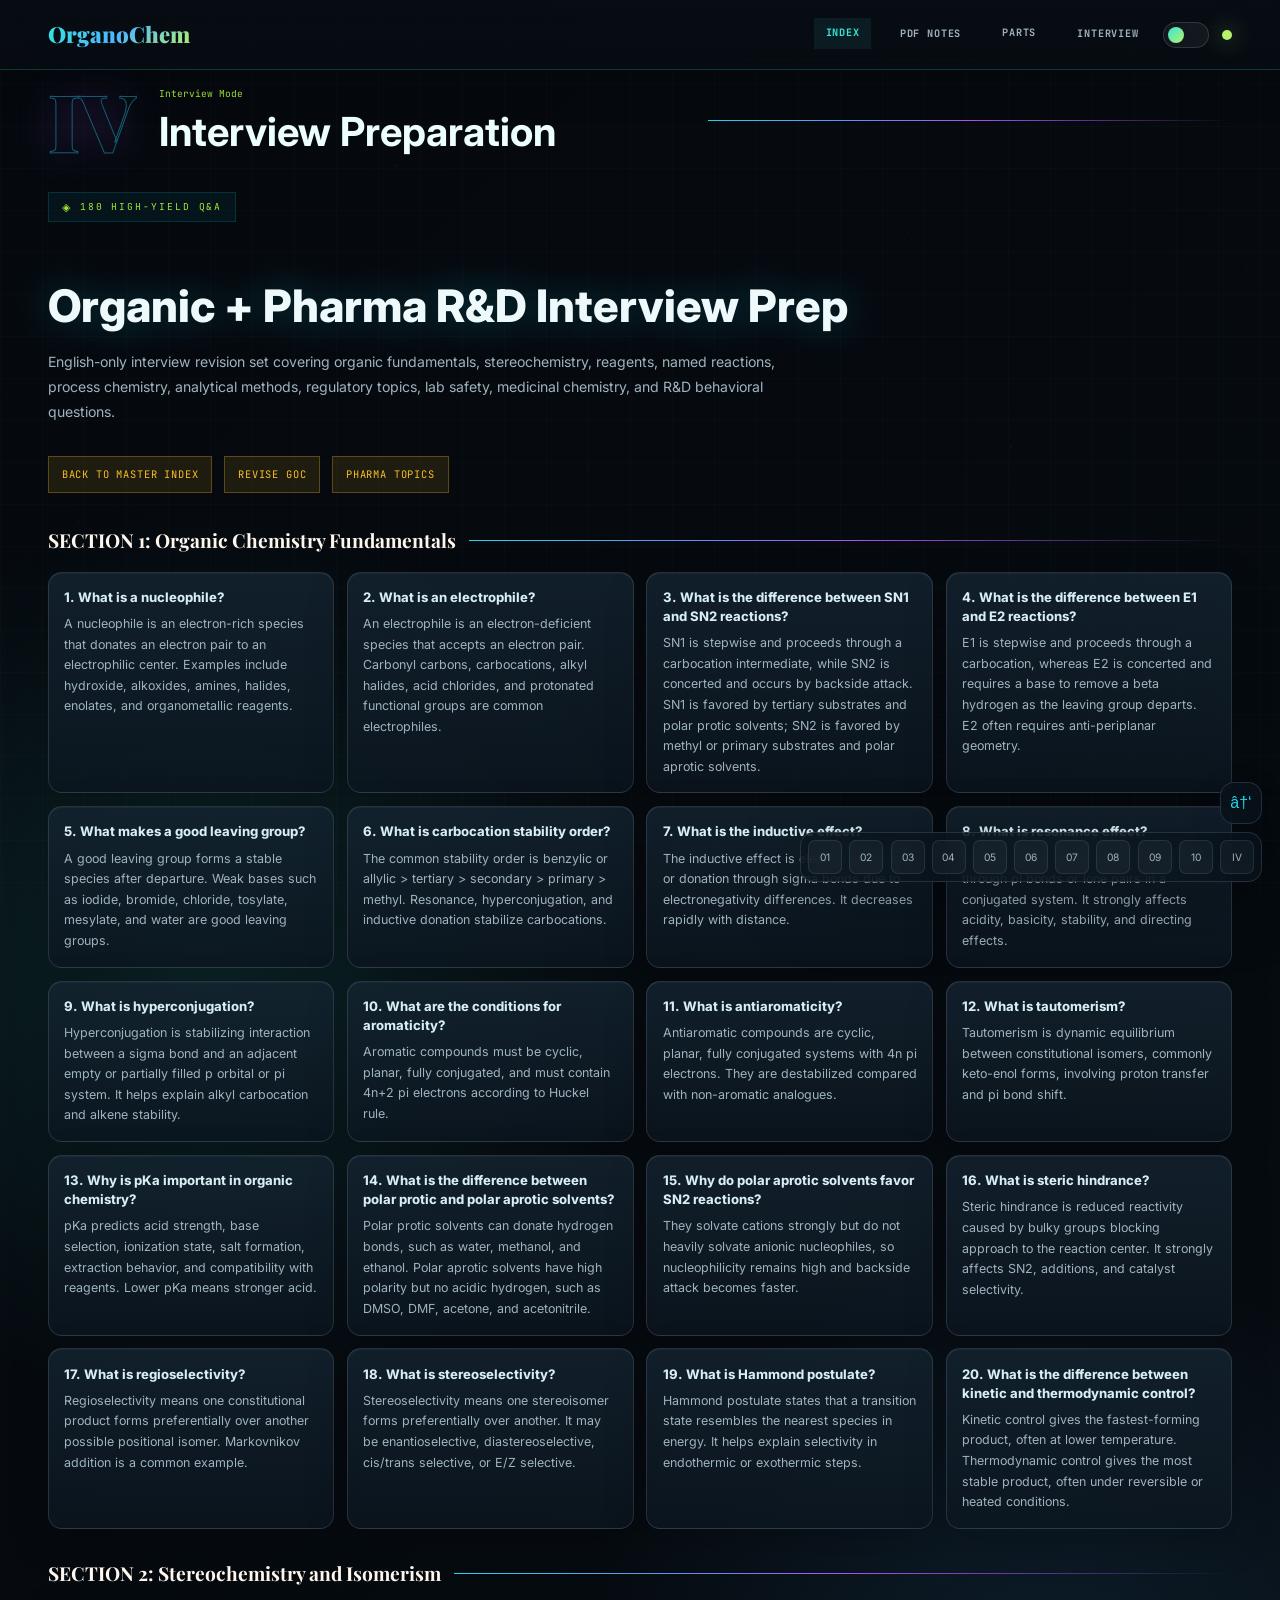
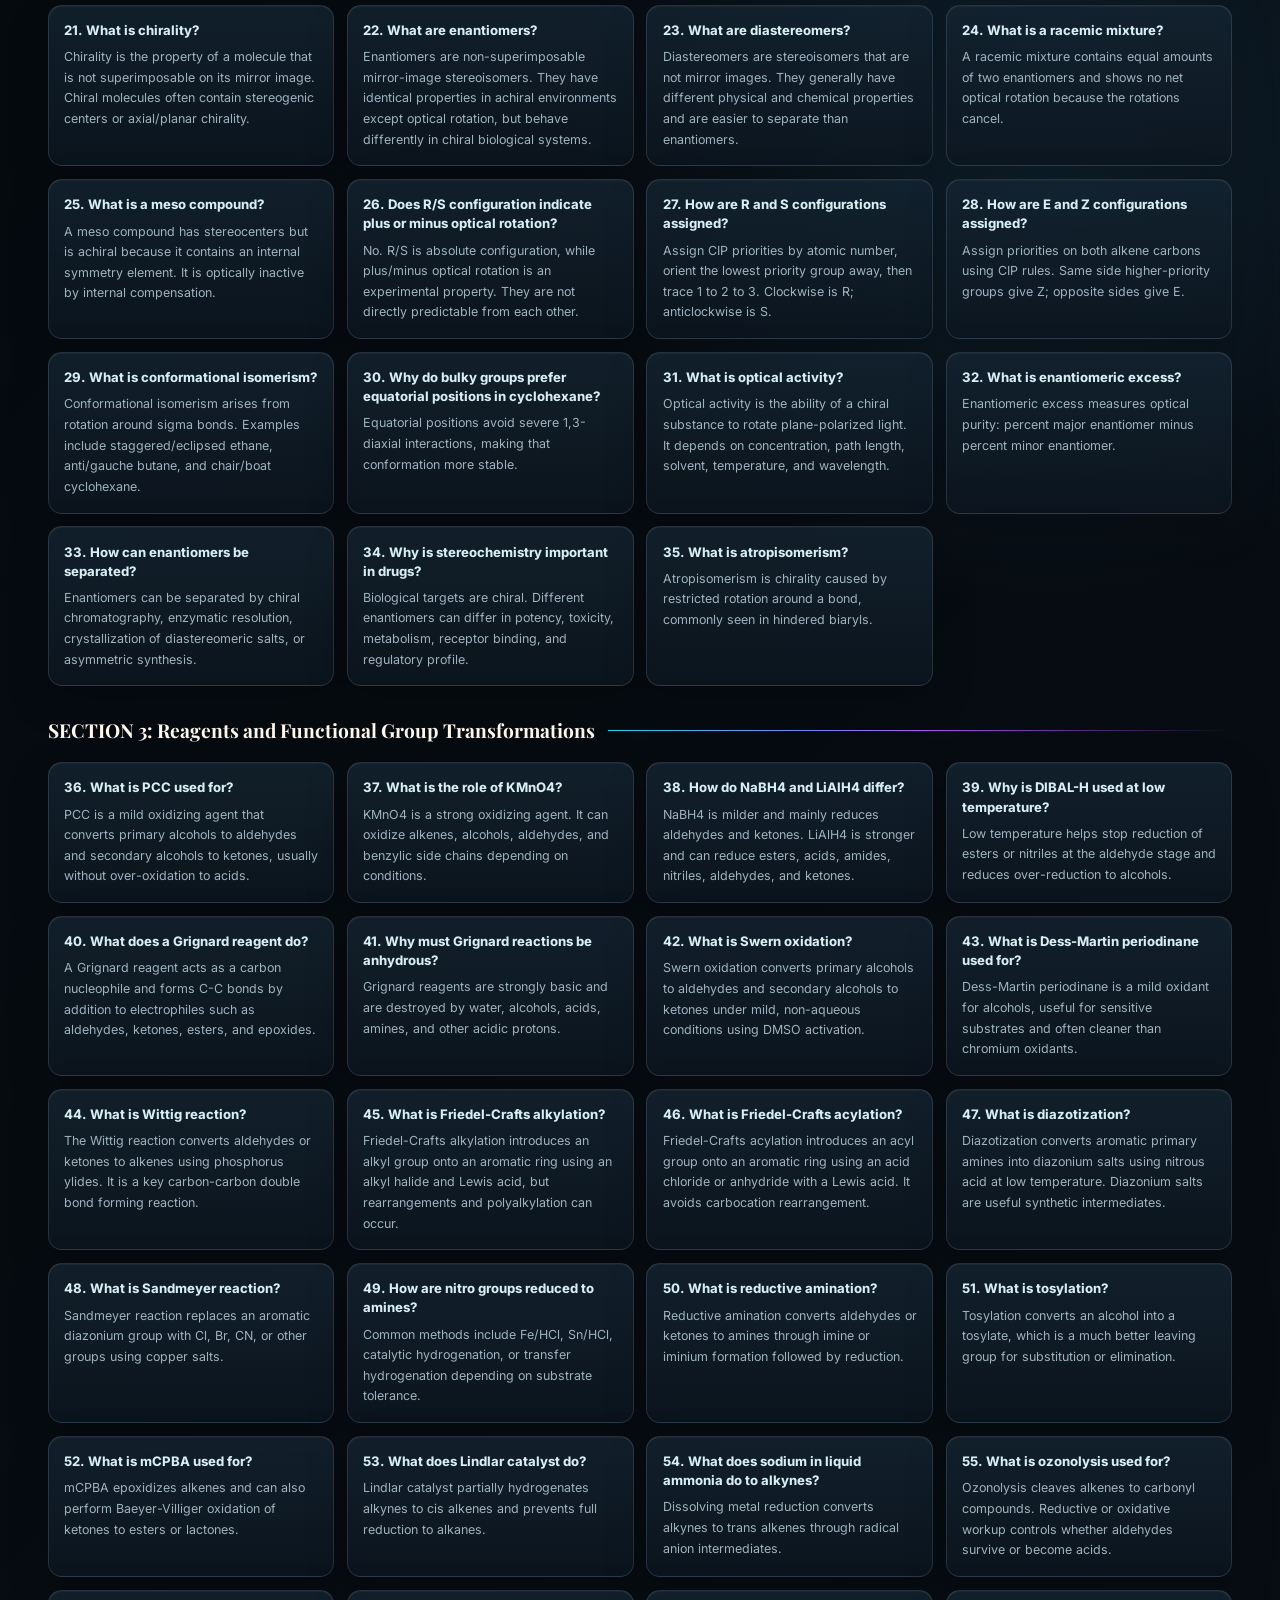
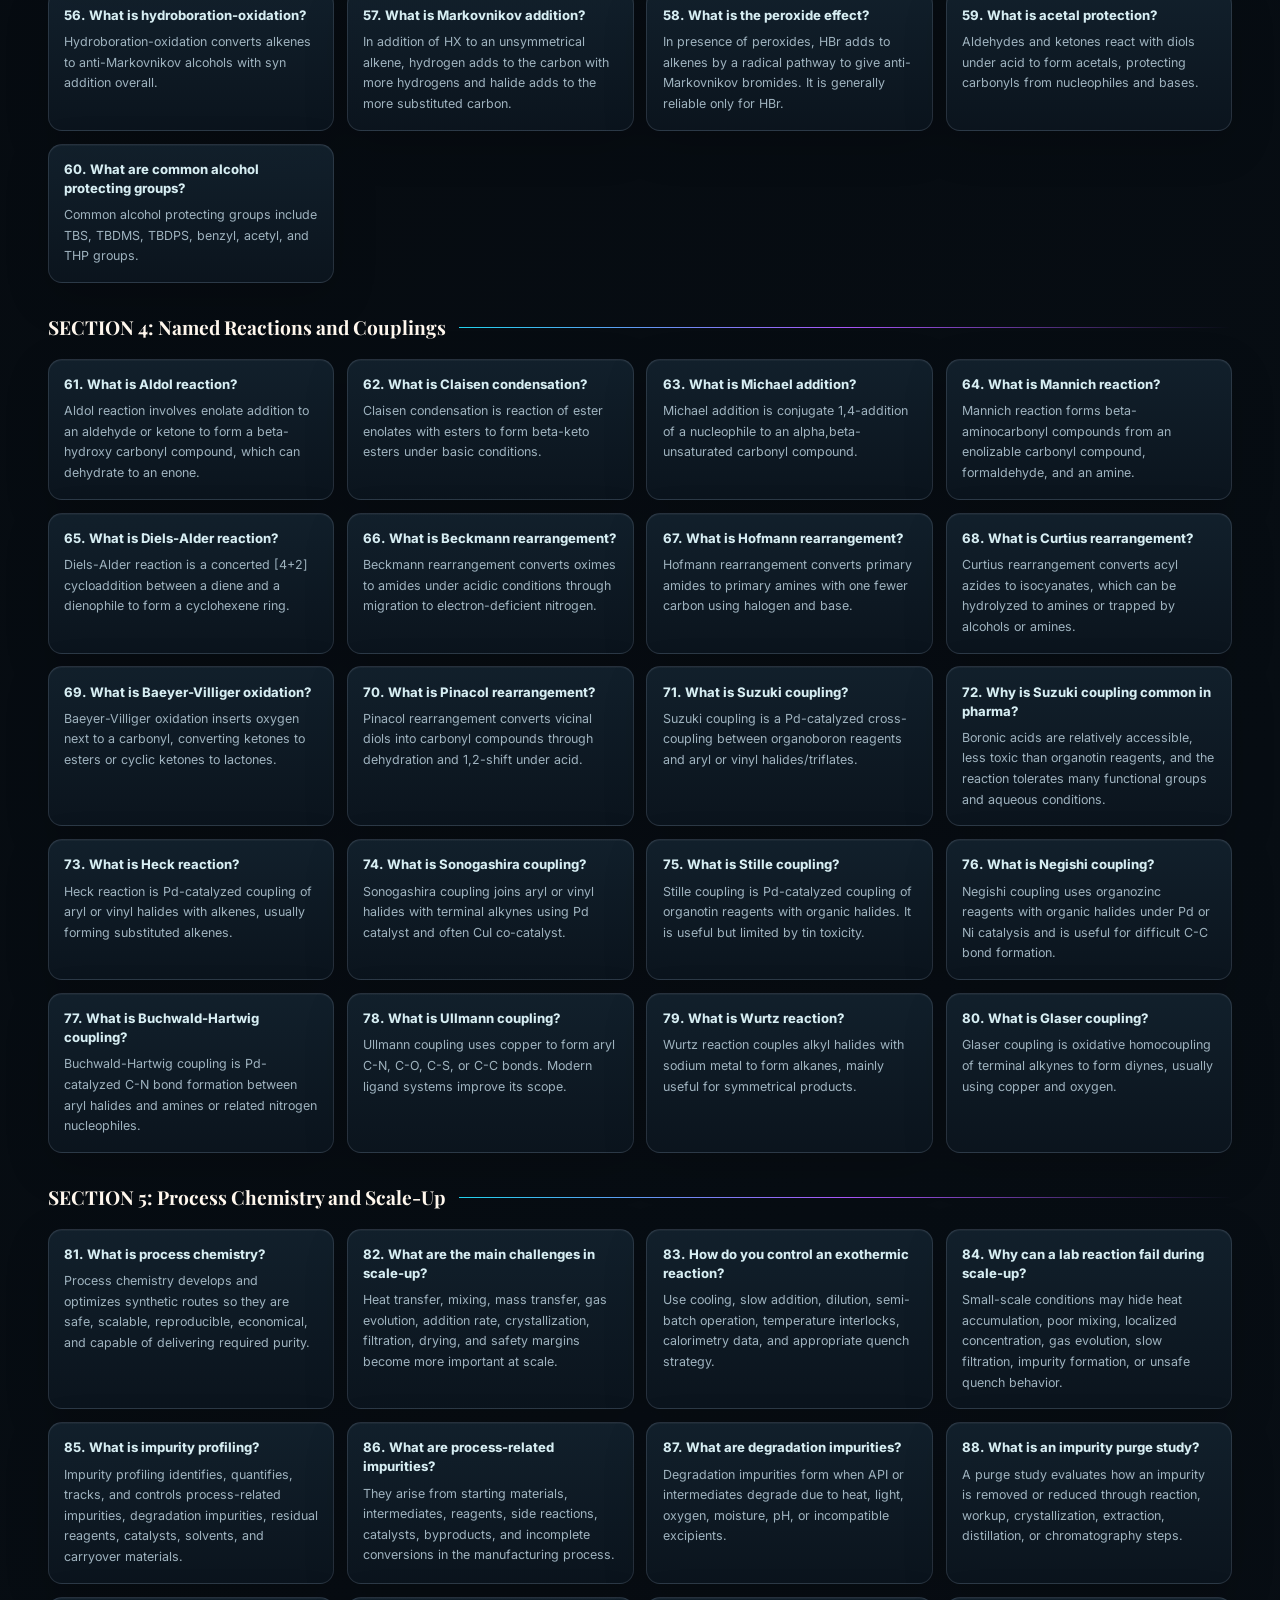
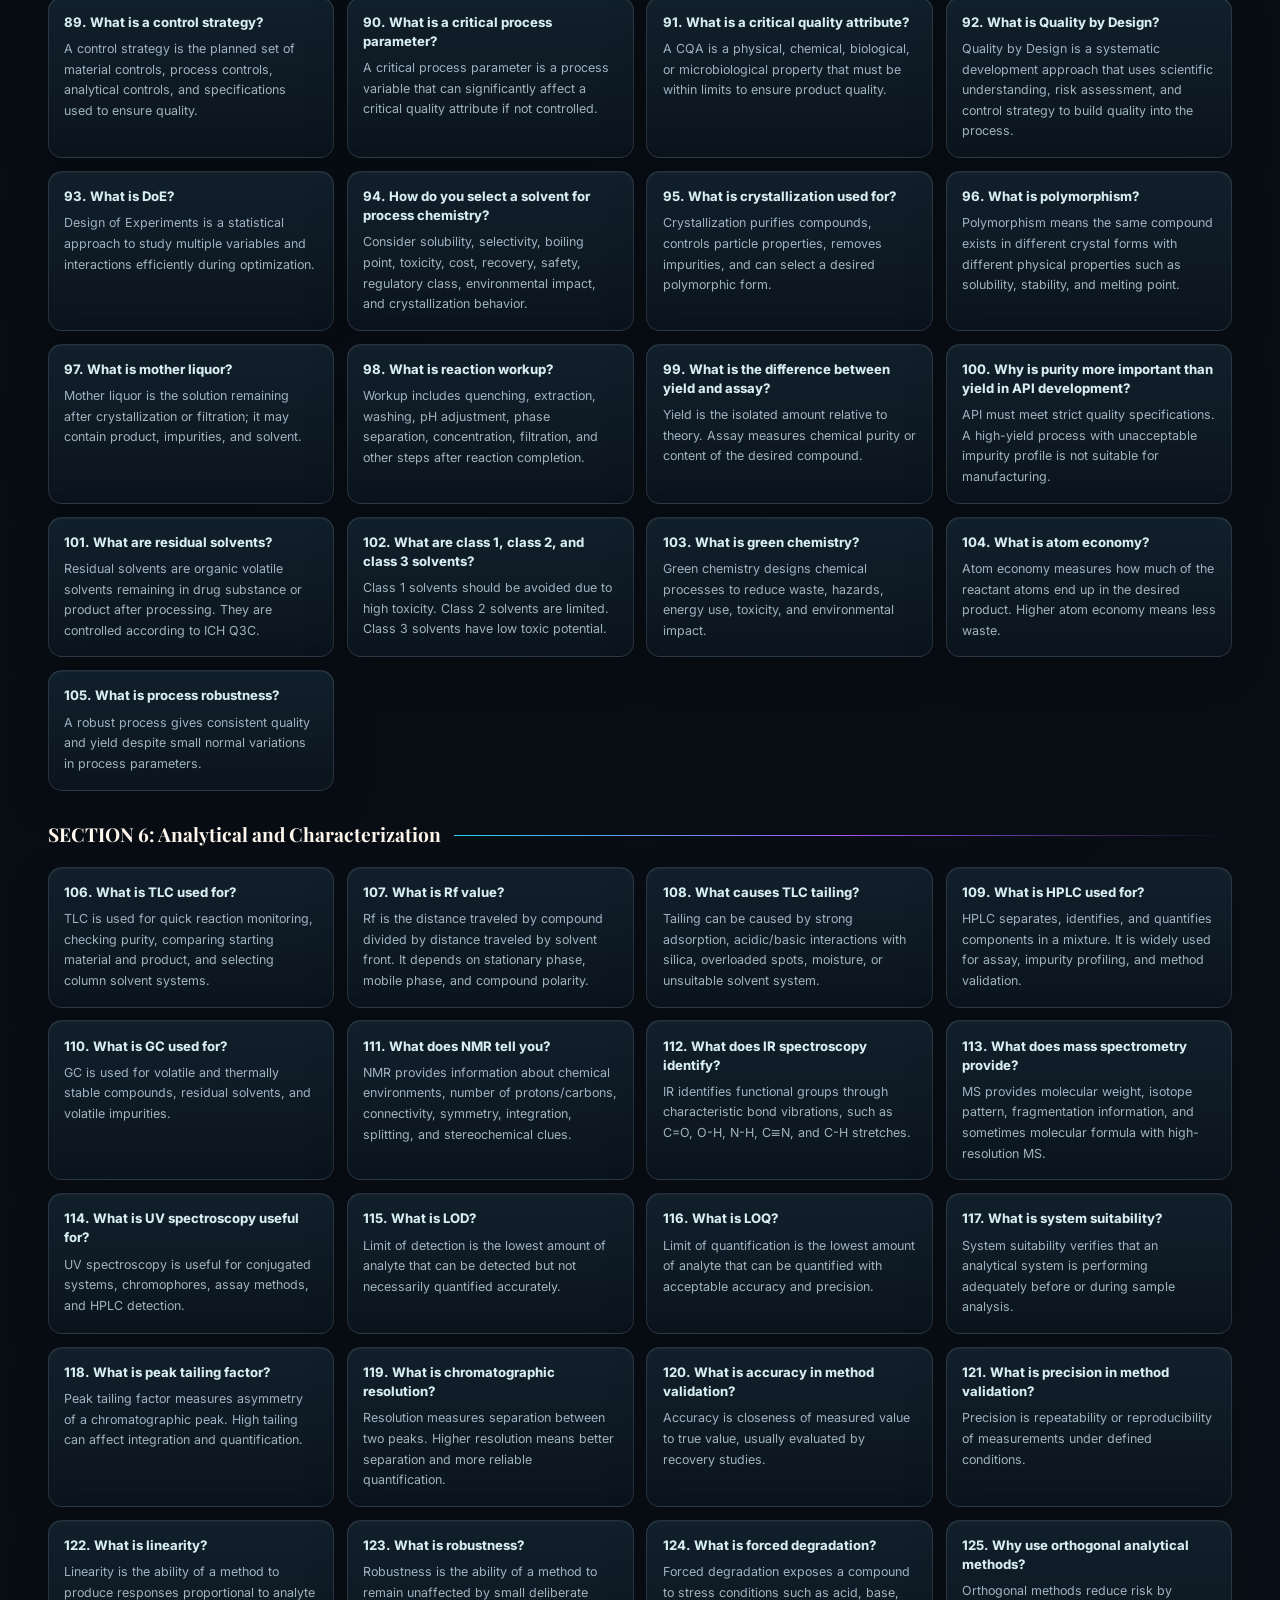
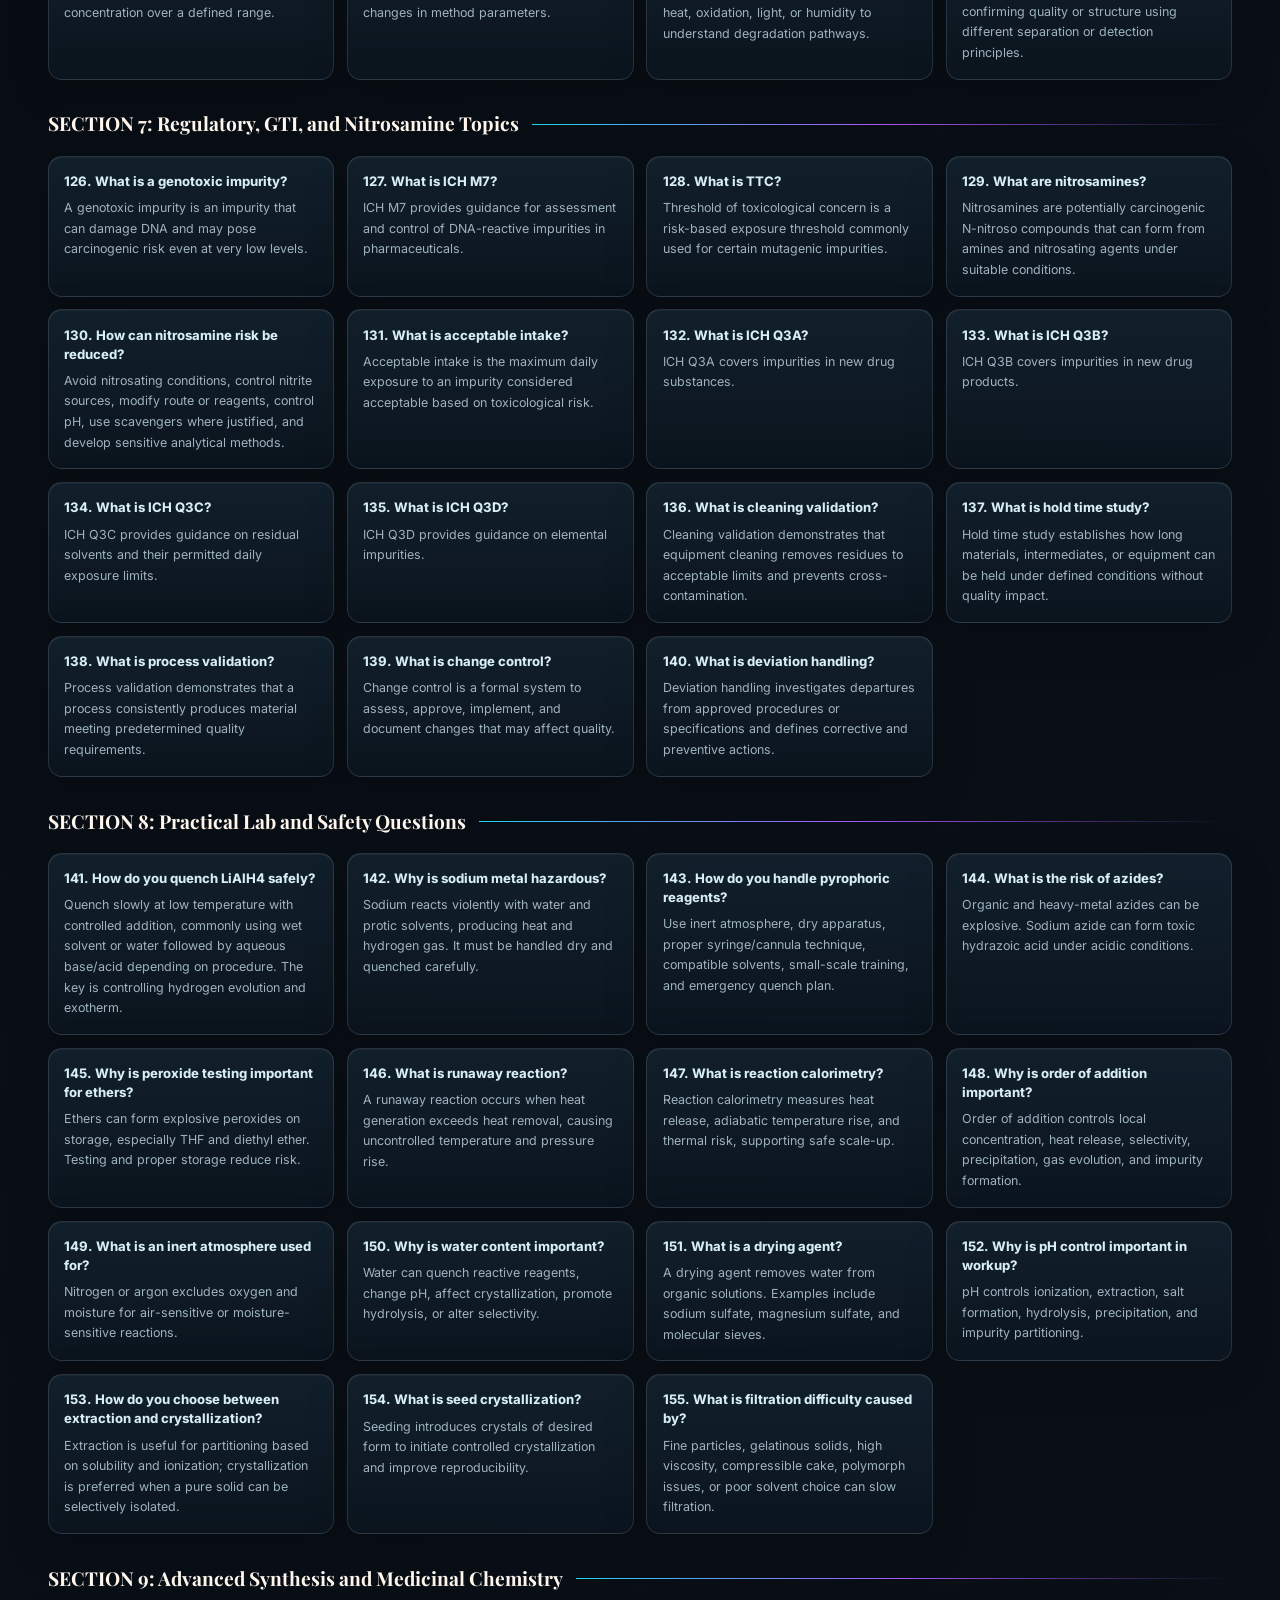
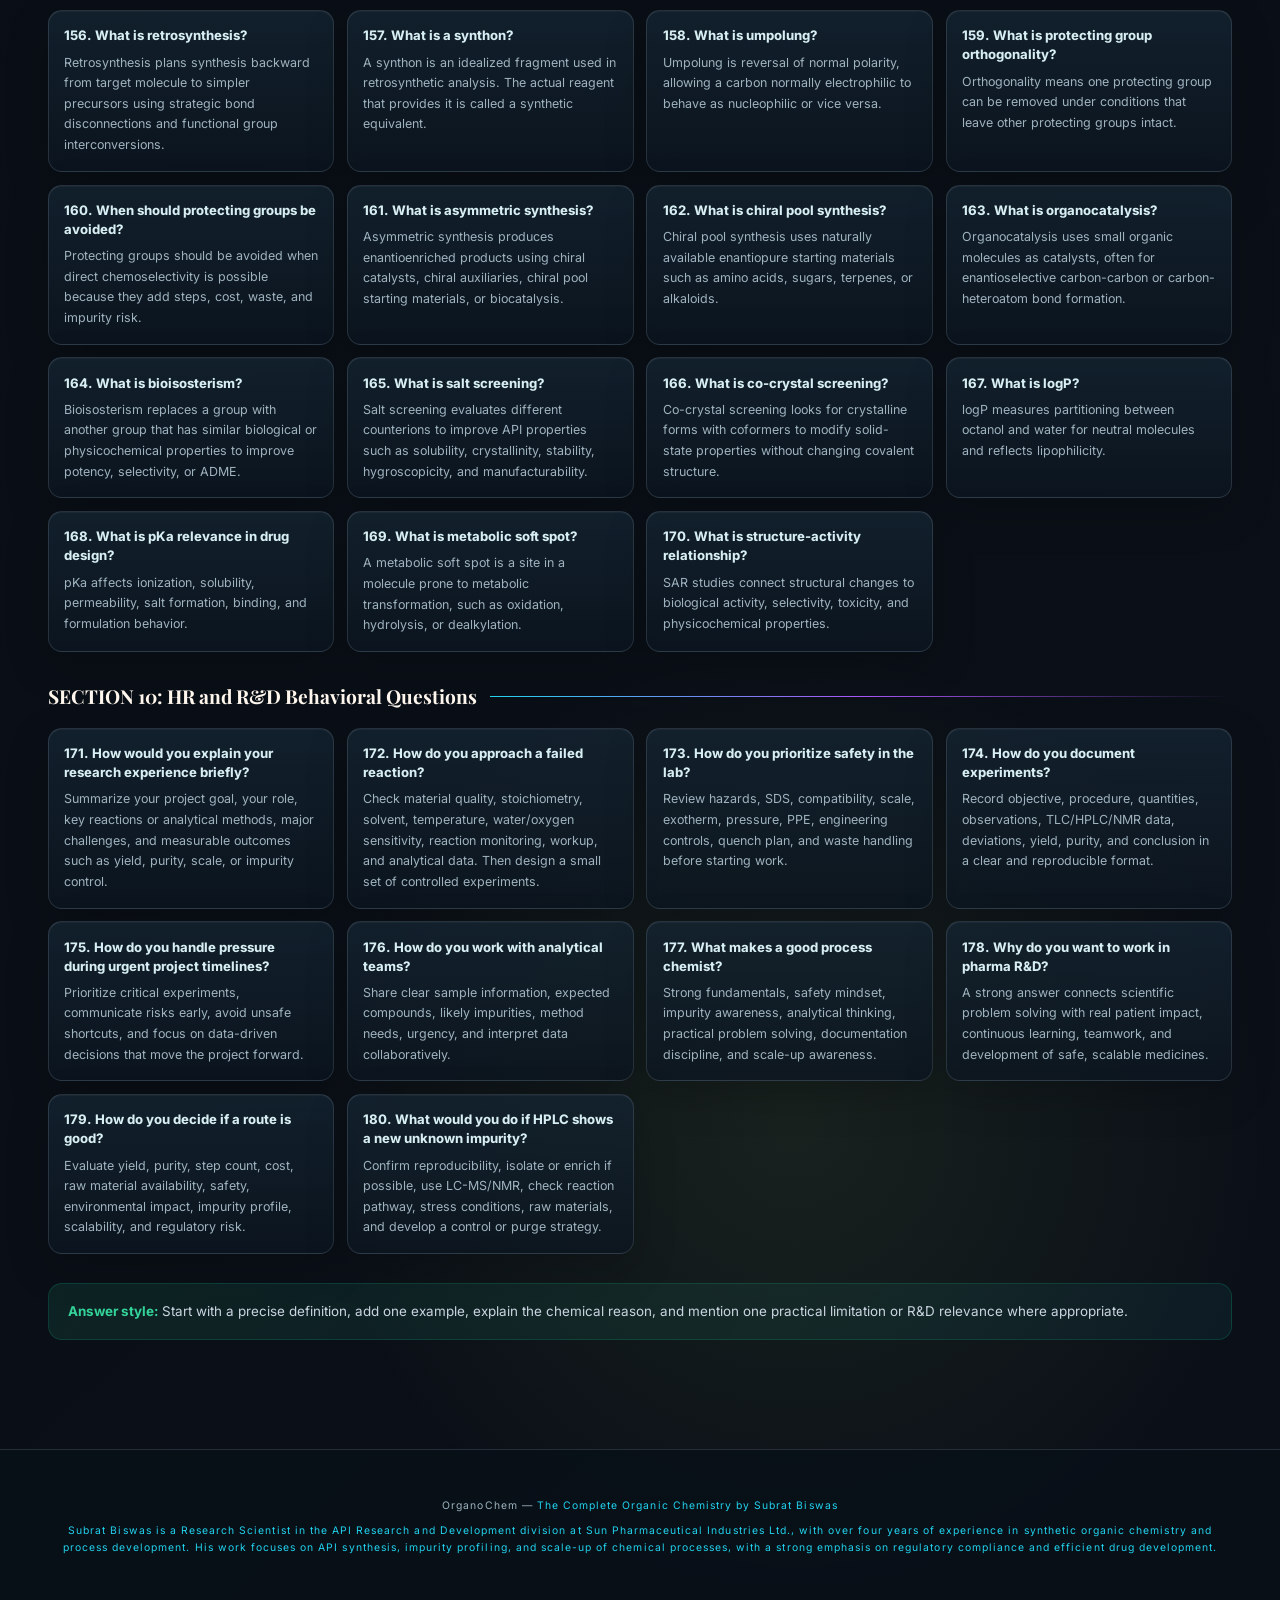
<file: interview.html>
﻿<!DOCTYPE html>
<html lang="en">
<head>
<meta charset="UTF-8">
<meta name="viewport" content="width=device-width, initial-scale=1.0">
<title>Interview Preparation - OrganoChem</title>
<link href="https://fonts.googleapis.com/css2?family=Inter:wght@400;500;600;700&family=Playfair+Display:ital,wght@0,400;0,700;0,900;1,400&family=JetBrains+Mono:wght@300;400;600&family=Cormorant+Garamond:ital,wght@0,300;0,600;1,300&display=swap" rel="stylesheet">
<link rel="stylesheet" href="assets/css/style.css">
</head>
<body data-multi-page="true" id="top">
<div class="progress-bar" id="progress"></div>
<canvas id="bg-canvas"></canvas>
<div class="overlay-backdrop" id="backdrop" onclick="closeDetail()"></div>
<div class="detail-overlay" id="detailPanel">
  <div onclick="closeDetail()" class="detail-close">âœ•</div>
  <div id="detailContent"></div>
</div>
<nav>
  <div class="nav-logo"><a href="index.html" style="text-decoration:none;color:inherit">OrganoChem</a></div>
  <ul class="nav-links">
    <li><a href="index.html">Index</a></li>
    <li><a href="pdf-notes.html">PDF Notes</a></li>
    <li class="parts-menu">
      <button class="parts-button" type="button">Parts</button>
      <div class="parts-dropdown">
        <a href="parts/part-01-goc.html"><span>01</span>General Organic Chemistry</a>
        <a href="parts/part-02-stereochemistry.html"><span>02</span>Stereochemistry</a>
        <a href="parts/part-03-functional-groups.html"><span>03</span>Functional Group Chemistry</a>
        <a href="parts/part-04-redox.html"><span>04</span>Oxidation & Reduction</a>
        <a href="parts/part-05-rearrangements.html"><span>05</span>Rearrangement Reactions</a>
        <a href="parts/part-06-couplings.html"><span>06</span>Coupling Reactions</a>
        <a href="parts/part-07-named-reactions.html"><span>07</span>Named Reactions</a>
        <a href="parts/part-08-analytical.html"><span>08</span>Analytical & Practical Organic</a>
        <a href="parts/part-09-pharma-industrial.html"><span>09</span>Industrial & Pharma Organic Chemistry</a>
        <a href="parts/part-10-advanced.html"><span>10</span>Advanced Concepts</a>
        <a href="interview.html"><span>IV</span>Interview Preparation</a>
        <a href="structure-editor.html"><span>SE</span>Online Structure Editor</a>
      </div>
    </li>
    <li><a href="interview.html">Interview</a></li>
  </ul>
  <div class="nav-actions">
    <button class="theme-toggle" id="themeToggle" type="button" aria-label="Switch to light mode" title="Toggle dark / light mode"></button>
    <div class="nav-indicator"></div>
  </div>
</nav>
<aside class="floating-toc" aria-label="Chapter navigation">
  <a href="parts/part-01-goc.html" title="GOC">01</a>
  <a href="parts/part-02-stereochemistry.html" title="Stereochemistry">02</a>
  <a href="parts/part-03-functional-groups.html" title="Functional Groups">03</a>
  <a href="parts/part-04-redox.html" title="Oxidation & Reduction">04</a>
  <a href="parts/part-05-rearrangements.html" title="Rearrangements">05</a>
  <a href="parts/part-06-couplings.html" title="Couplings">06</a>
  <a href="parts/part-07-named-reactions.html" title="Named Reactions">07</a>
  <a href="parts/part-08-analytical.html" title="Analytical">08</a>
  <a href="parts/part-09-pharma-industrial.html" title="Pharma">09</a>
  <a href="parts/part-10-advanced.html" title="Advanced">10</a>
  <a href="interview.html" title="Interview Prep">IV</a>
</aside>
<a class="top-button" href="#top" title="Back to top">â†‘</a>
<main>
<section id="interview-prep" class="atlas-page active">
  <div class="chapter-divider">
    <div class="chapter-num">IV</div>
    <div class="chapter-info"><div class="chapter-label">Interview Mode</div><div class="chapter-title">Interview Preparation</div></div>
    <div class="chapter-line"></div>
  </div>
  <div class="content-area">
    <div class="section-badge">100 High-Yield Q&A</div>
    <h2 class="glow-header">Organic + Pharma R&D Interview Prep</h2>
    <p class="glow-sub">Fast interview revision set covering basic organic concepts, reagents, process chemistry, analytical methods, and advanced pharma-tricky questions.</p>
    <div class="page-actions"><a class="page-pill" href="index.html">Back to Master Index</a><a class="page-pill" href="parts/part-01-goc.html">Revise GOC</a><a class="page-pill" href="parts/part-09-pharma-industrial.html">Pharma Topics</a></div>
    <div class="qa-section">
      <h3 class="sub">SECTION 1: Basic Organic &amp; Reaction Concepts</h3>
      <div class="qa-grid"><div class="qa-card"><div class="qa-q">1. What is nucleophile?</div><div class="qa-a">Electron-rich species jo electron donate karta hai.</div></div><div class="qa-card"><div class="qa-q">2. Electrophile kya hota hai?</div><div class="qa-a">Electron-deficient species jo electron accept karta hai.</div></div><div class="qa-card"><div class="qa-q">3. SN1 vs SN2 difference?</div><div class="qa-a">SN1: 2-step, carbocation<br>SN2: 1-step, backside attack</div></div><div class="qa-card"><div class="qa-q">4. E1 vs E2?</div><div class="qa-a">E1: carbocation<br>E2: concerted elimination</div></div><div class="qa-card"><div class="qa-q">5. Leaving group kya hota hai?</div><div class="qa-a">Jo stable form me molecule se nikal jata hai, e.g., Cl⁻, Br⁻.</div></div><div class="qa-card"><div class="qa-q">6. Carbocation stability order?</div><div class="qa-a">3° > 2° > 1° > methyl.</div></div><div class="qa-card"><div class="qa-q">7. Inductive effect kya hai?</div><div class="qa-a">Electron withdrawing/donating via sigma bond.</div></div><div class="qa-card"><div class="qa-q">8. Resonance effect?</div><div class="qa-a">Electron delocalization via π system.</div></div><div class="qa-card"><div class="qa-q">9. Hyperconjugation kya hai?</div><div class="qa-a">Sigma bond interaction with adjacent p-orbital.</div></div><div class="qa-card"><div class="qa-q">10. Aromaticity condition?</div><div class="qa-a">Huckel rule: 4n+2 π electrons.</div></div><div class="qa-card"><div class="qa-q">11. Tautomerism kya hai?</div><div class="qa-a">Keto-enol interconversion.</div></div><div class="qa-card"><div class="qa-q">12. pKa importance?</div><div class="qa-a">Acid strength measure.</div></div><div class="qa-card"><div class="qa-q">13. Polar protic vs aprotic solvent?</div><div class="qa-a">Protic: H-bond donor<br>Aprotic: no H donation</div></div><div class="qa-card"><div class="qa-q">14. Why SN2 faster in aprotic?</div><div class="qa-a">Nucleophile strong rehta hai.</div></div><div class="qa-card"><div class="qa-q">15. Steric hindrance kya hota hai?</div><div class="qa-a">Bulky groups reaction slow karte hain.</div></div><div class="qa-card"><div class="qa-q">16. Regioselectivity vs stereoselectivity?</div><div class="qa-a">Position selectivity vs 3D selectivity.</div></div><div class="qa-card"><div class="qa-q">17. Optical activity kya hai?</div><div class="qa-a">Plane polarized light rotate karna.</div></div><div class="qa-card"><div class="qa-q">18. Racemic mixture kya hai?</div><div class="qa-a">Equal enantiomers, no net rotation.</div></div><div class="qa-card"><div class="qa-q">19. Meso compound kya hota hai?</div><div class="qa-a">Chiral centers but achiral overall.</div></div><div class="qa-card"><div class="qa-q">20. Hammond postulate?</div><div class="qa-a">Transition state resembles nearest stable species.</div></div></div>
    </div><div class="qa-section">
      <h3 class="sub">SECTION 2: Reagents &amp; Functional Group Transformations</h3>
      <div class="qa-grid"><div class="qa-card"><div class="qa-q">21. PCC use?</div><div class="qa-a">Alcohol → aldehyde.</div></div><div class="qa-card"><div class="qa-q">22. KMnO₄ role?</div><div class="qa-a">Strong oxidizing agent.</div></div><div class="qa-card"><div class="qa-q">23. LiAlH₄ vs NaBH₄?</div><div class="qa-a">LiAlH₄ stronger.</div></div><div class="qa-card"><div class="qa-q">24. Grignard reagent kya karta hai?</div><div class="qa-a">Carbon-carbon bond formation.</div></div><div class="qa-card"><div class="qa-q">25. DIBAL-H use?</div><div class="qa-a">Ester → aldehyde.</div></div><div class="qa-card"><div class="qa-q">26. Swern oxidation?</div><div class="qa-a">Alcohol → aldehyde/ketone under mild conditions.</div></div><div class="qa-card"><div class="qa-q">27. Hydrogenation catalyst?</div><div class="qa-a">Pd/C, Pt.</div></div><div class="qa-card"><div class="qa-q">28. Wittig reaction?</div><div class="qa-a">Carbonyl → alkene.</div></div><div class="qa-card"><div class="qa-q">29. Friedel-Crafts reaction?</div><div class="qa-a">Alkylation/acylation on aromatic ring.</div></div><div class="qa-card"><div class="qa-q">30. Diazotization?</div><div class="qa-a">Aromatic amine → diazonium salt.</div></div><div class="qa-card"><div class="qa-q">31. Sandmeyer reaction?</div><div class="qa-a">Diazonium → halide.</div></div><div class="qa-card"><div class="qa-q">32. Reduction of nitro group?</div><div class="qa-a">Sn/HCl, Fe/HCl.</div></div><div class="qa-card"><div class="qa-q">33. Oxime formation?</div><div class="qa-a">Carbonyl + NH₂OH.</div></div><div class="qa-card"><div class="qa-q">34. Amide formation?</div><div class="qa-a">Acid + amine.</div></div><div class="qa-card"><div class="qa-q">35. Ester hydrolysis?</div><div class="qa-a">Acid/base catalyzed.</div></div><div class="qa-card"><div class="qa-q">36. Protection group example?</div><div class="qa-a">TBDMS for alcohol.</div></div><div class="qa-card"><div class="qa-q">37. Deprotection?</div><div class="qa-a">Acidic/fluoride removal.</div></div><div class="qa-card"><div class="qa-q">38. Tosylation?</div><div class="qa-a">OH → good leaving group.</div></div><div class="qa-card"><div class="qa-q">39. Alkylation of amine issue?</div><div class="qa-a">Over-alkylation.</div></div><div class="qa-card"><div class="qa-q">40. Reductive amination?</div><div class="qa-a">Amine synthesis via carbonyl.</div></div></div>
    </div><div class="qa-section">
      <h3 class="sub">SECTION 3: Process Chemistry &amp; Scale-up</h3>
      <div class="qa-grid"><div class="qa-card"><div class="qa-q">41. Process chemistry kya hai?</div><div class="qa-a">Lab reaction ko industrial scale pe optimize karna.</div></div><div class="qa-card"><div class="qa-q">42. Scale-up challenge?</div><div class="qa-a">Heat transfer, mixing.</div></div><div class="qa-card"><div class="qa-q">43. Exothermic reaction control kaise karte ho?</div><div class="qa-a">Cooling, slow addition.</div></div><div class="qa-card"><div class="qa-q">44. Yield vs purity tradeoff?</div><div class="qa-a">High yield ≠ high purity always.</div></div><div class="qa-card"><div class="qa-q">45. Impurity kya hai?</div><div class="qa-a">Unwanted chemical species.</div></div><div class="qa-card"><div class="qa-q">46. Types of impurities?</div><div class="qa-a">Process, degradation, residual solvent.</div></div><div class="qa-card"><div class="qa-q">47. Residual solvent guideline?</div><div class="qa-a">ICH Q3C.</div></div><div class="qa-card"><div class="qa-q">48. Class 1 solvents?</div><div class="qa-a">Toxic, e.g., benzene.</div></div><div class="qa-card"><div class="qa-q">49. Class 2 solvents?</div><div class="qa-a">Limited toxicity.</div></div><div class="qa-card"><div class="qa-q">50. Class 3 solvents?</div><div class="qa-a">Low toxic.</div></div><div class="qa-card"><div class="qa-q">51. Recrystallization purpose?</div><div class="qa-a">Purification.</div></div><div class="qa-card"><div class="qa-q">52. Polymorphism kya hai?</div><div class="qa-a">Same compound, different crystal form.</div></div><div class="qa-card"><div class="qa-q">53. Filtration types?</div><div class="qa-a">Vacuum, pressure.</div></div><div class="qa-card"><div class="qa-q">54. Drying methods?</div><div class="qa-a">Tray, vacuum.</div></div><div class="qa-card"><div class="qa-q">55. Solvent selection criteria?</div><div class="qa-a">Solubility, toxicity.</div></div><div class="qa-card"><div class="qa-q">56. Green chemistry kya hai?</div><div class="qa-a">Eco-friendly synthesis.</div></div><div class="qa-card"><div class="qa-q">57. Atom economy?</div><div class="qa-a">Useful atoms in product.</div></div><div class="qa-card"><div class="qa-q">58. Reaction mass efficiency?</div><div class="qa-a">Yield + waste factor.</div></div><div class="qa-card"><div class="qa-q">59. Work-up kya hota hai?</div><div class="qa-a">Reaction ke baad purification.</div></div><div class="qa-card"><div class="qa-q">60. Batch vs continuous?</div><div class="qa-a">Batch: traditional<br>Continuous: modern.</div></div></div>
    </div><div class="qa-section">
      <h3 class="sub">SECTION 4: Analytical &amp; Characterization</h3>
      <div class="qa-grid"><div class="qa-card"><div class="qa-q">61. TLC purpose?</div><div class="qa-a">Reaction monitoring.</div></div><div class="qa-card"><div class="qa-q">62. Rf value kya hai?</div><div class="qa-a">Distance ratio.</div></div><div class="qa-card"><div class="qa-q">63. HPLC kya karta hai?</div><div class="qa-a">Separation + quantification.</div></div><div class="qa-card"><div class="qa-q">64. GC kab use hota hai?</div><div class="qa-a">Volatile compounds.</div></div><div class="qa-card"><div class="qa-q">65. NMR kya batata hai?</div><div class="qa-a">Structure.</div></div><div class="qa-card"><div class="qa-q">66. IR spectroscopy?</div><div class="qa-a">Functional group detection.</div></div><div class="qa-card"><div class="qa-q">67. Mass spectroscopy?</div><div class="qa-a">Molecular weight.</div></div><div class="qa-card"><div class="qa-q">68. UV spectroscopy?</div><div class="qa-a">Conjugation.</div></div><div class="qa-card"><div class="qa-q">69. LOD vs LOQ?</div><div class="qa-a">Detection vs quantification.</div></div><div class="qa-card"><div class="qa-q">70. Calibration curve kya hai?</div><div class="qa-a">Concentration vs response.</div></div><div class="qa-card"><div class="qa-q">71. System suitability kya hai?</div><div class="qa-a">Method performance check.</div></div><div class="qa-card"><div class="qa-q">72. Peak tailing kya hai?</div><div class="qa-a">Poor separation.</div></div><div class="qa-card"><div class="qa-q">73. Resolution kya hai?</div><div class="qa-a">Peak separation quality.</div></div><div class="qa-card"><div class="qa-q">74. Chromatogram kya hai?</div><div class="qa-a">Detector output graph.</div></div><div class="qa-card"><div class="qa-q">75. Internal standard kya hai?</div><div class="qa-a">Quantification aid.</div></div><div class="qa-card"><div class="qa-q">76. Accuracy vs precision?</div><div class="qa-a">True vs reproducible.</div></div><div class="qa-card"><div class="qa-q">77. Robustness kya hai?</div><div class="qa-a">Method stability.</div></div><div class="qa-card"><div class="qa-q">78. Validation parameters?</div><div class="qa-a">Accuracy, precision, linearity.</div></div><div class="qa-card"><div class="qa-q">79. Impurity profiling?</div><div class="qa-a">Identification + quantification.</div></div><div class="qa-card"><div class="qa-q">80. Stability testing?</div><div class="qa-a">Drug degradation study.</div></div></div>
    </div><div class="qa-section">
      <h3 class="sub">SECTION 5: Advanced &amp; Interview-Tricky</h3>
      <div class="qa-grid"><div class="qa-card"><div class="qa-q">81. GTI kya hai?</div><div class="qa-a">Genotoxic impurity.</div></div><div class="qa-card"><div class="qa-q">82. Control strategy kya hoti hai?</div><div class="qa-a">Impurity limit control plan.</div></div><div class="qa-card"><div class="qa-q">83. Nitrosamine issue?</div><div class="qa-a">Carcinogenic impurities.</div></div><div class="qa-card"><div class="qa-q">84. QbD kya hai?</div><div class="qa-a">Quality by Design.</div></div><div class="qa-card"><div class="qa-q">85. CPP kya hai?</div><div class="qa-a">Critical Process Parameter.</div></div><div class="qa-card"><div class="qa-q">86. CQA kya hai?</div><div class="qa-a">Critical Quality Attribute.</div></div><div class="qa-card"><div class="qa-q">87. Risk assessment tools?</div><div class="qa-a">FMEA.</div></div><div class="qa-card"><div class="qa-q">88. Design of experiment (DoE)?</div><div class="qa-a">Optimization tool.</div></div><div class="qa-card"><div class="qa-q">89. Process validation?</div><div class="qa-a">Consistency proof.</div></div><div class="qa-card"><div class="qa-q">90. Cleaning validation?</div><div class="qa-a">Cross contamination control.</div></div><div class="qa-card"><div class="qa-q">91. Hold time study?</div><div class="qa-a">Stability during delay.</div></div><div class="qa-card"><div class="qa-q">92. Reaction kinetics?</div><div class="qa-a">Rate study.</div></div><div class="qa-card"><div class="qa-q">93. Phase transfer catalyst?</div><div class="qa-a">Transfer ions between phases.</div></div><div class="qa-card"><div class="qa-q">94. Chiral separation?</div><div class="qa-a">Enantiomer separation.</div></div><div class="qa-card"><div class="qa-q">95. Salt formation?</div><div class="qa-a">Improve solubility.</div></div><div class="qa-card"><div class="qa-q">96. API vs intermediate?</div><div class="qa-a">Final drug vs step compound.</div></div><div class="qa-card"><div class="qa-q">97. IND vs NDA?</div><div class="qa-a">Clinical trial vs approval.</div></div><div class="qa-card"><div class="qa-q">98. Bioavailability?</div><div class="qa-a">Drug absorption.</div></div><div class="qa-card"><div class="qa-q">99. First-pass metabolism?</div><div class="qa-a">Liver metabolism.</div></div><div class="qa-card"><div class="qa-q">100. Why pharma R&amp;D?</div><div class="qa-a">Innovation + impact on health.</div></div></div>
    </div>
    <div class="warn-box"><strong>Bonus interview hack:</strong> Har answer ke baad real example do. Reaction explain karte time mechanism + impurity angle bhi mention karo.</div>
    <div class="info-box"><strong>Next level ideas:</strong> Top 50 mechanism-based questions, real interview asked questions, and mock interview practice can be added as separate pages.</div>
  </div>
</section>
</main>
<footer>
  <p>OrganoChem — <span>The Complete Organic Chemistry by Subrat Biswas</span></p>
  <p style="margin-top:0.5rem"><span>Subrat Biswas is a Research Scientist in the API Research and Development division at Sun Pharmaceutical Industries Ltd., with over four years of experience in synthetic organic chemistry and process development. His work focuses on API synthesis, impurity profiling, and scale-up of chemical processes, with a strong emphasis on regulatory compliance and efficient drug development.</p>
</footer>
<script src="assets/js/main.js?v=5"></script>
</body>
</html>
</file>
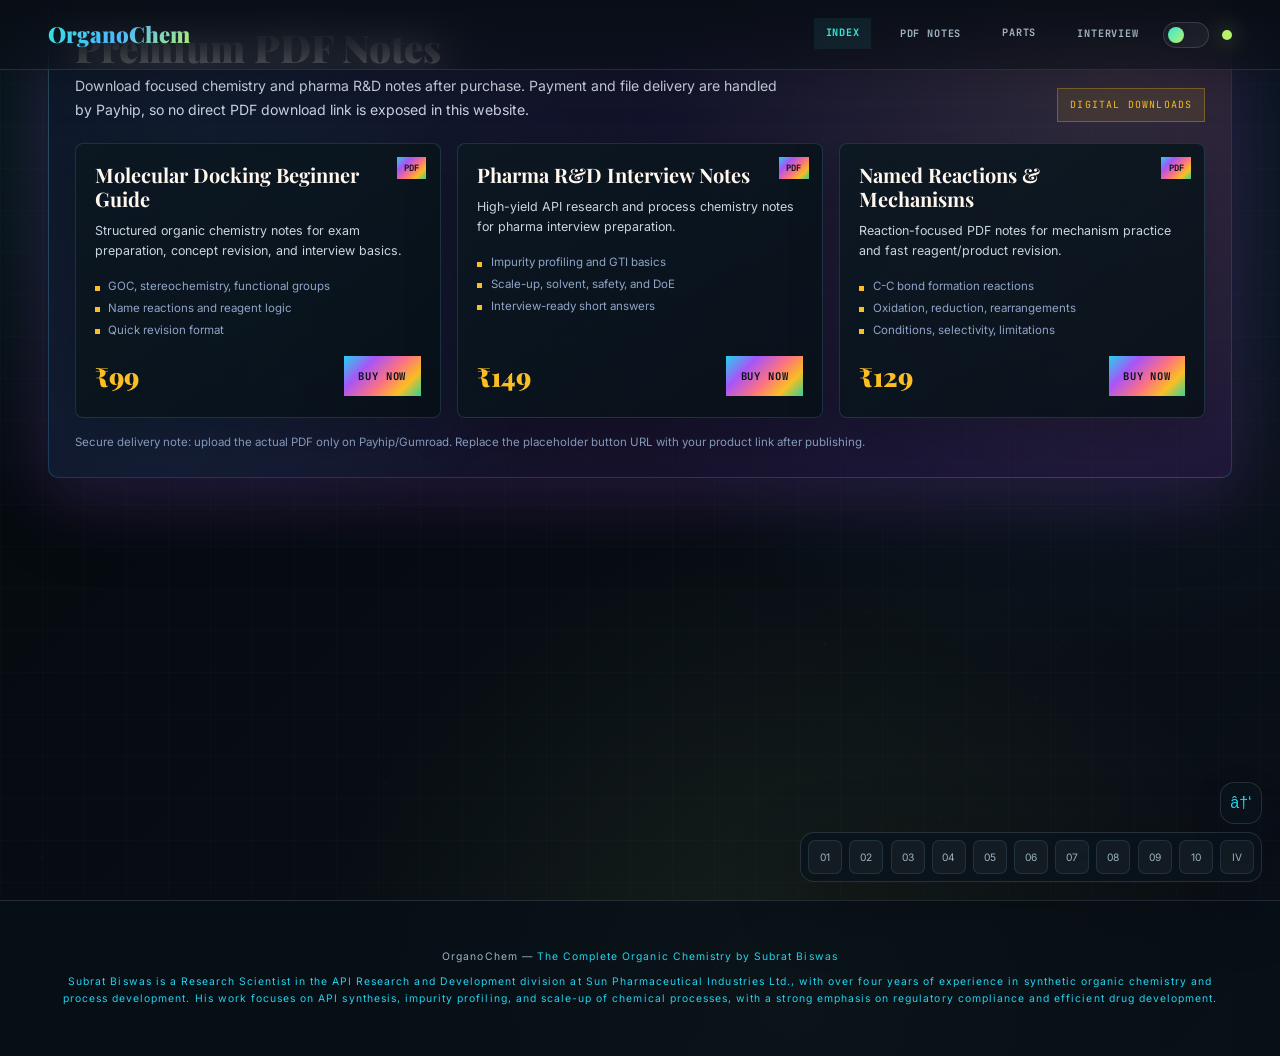
<file: pdf-notes.html>
﻿<!DOCTYPE html>
<html lang="en">
<head>
<meta charset="UTF-8">
<meta name="viewport" content="width=device-width, initial-scale=1.0">
<title>Premium PDF Notes - OrganoChem</title>
<link href="https://fonts.googleapis.com/css2?family=Inter:wght@400;500;600;700&family=Playfair+Display:ital,wght@0,400;0,700;0,900;1,400&family=JetBrains+Mono:wght@300;400;600&family=Cormorant+Garamond:ital,wght@0,300;0,600;1,300&display=swap" rel="stylesheet">
<link rel="stylesheet" href="assets/css/style.css">
</head>
<body data-multi-page="true" id="top">
<div class="progress-bar" id="progress"></div>
<canvas id="bg-canvas"></canvas>
<div class="overlay-backdrop" id="backdrop" onclick="closeDetail()"></div>
<div class="detail-overlay" id="detailPanel">
  <div onclick="closeDetail()" class="detail-close">âœ•</div>
  <div id="detailContent"></div>
</div>
<nav>
  <div class="nav-logo"><a href="index.html" style="text-decoration:none;color:inherit">OrganoChem</a></div>
  <ul class="nav-links">
    <li><a href="index.html">Index</a></li>
    <li><a href="pdf-notes.html">PDF Notes</a></li>
    <li class="parts-menu">
      <button class="parts-button" type="button">Parts</button>
      <div class="parts-dropdown">
        <a href="parts/part-01-goc.html"><span>01</span>General Organic Chemistry</a>
        <a href="parts/part-02-stereochemistry.html"><span>02</span>Stereochemistry</a>
        <a href="parts/part-03-functional-groups.html"><span>03</span>Functional Group Chemistry</a>
        <a href="parts/part-04-redox.html"><span>04</span>Oxidation & Reduction</a>
        <a href="parts/part-05-rearrangements.html"><span>05</span>Rearrangement Reactions</a>
        <a href="parts/part-06-couplings.html"><span>06</span>Coupling Reactions</a>
        <a href="parts/part-07-named-reactions.html"><span>07</span>Named Reactions</a>
        <a href="parts/part-08-analytical.html"><span>08</span>Analytical & Practical Organic</a>
        <a href="parts/part-09-pharma-industrial.html"><span>09</span>Industrial & Pharma Organic Chemistry</a>
        <a href="parts/part-10-advanced.html"><span>10</span>Advanced Concepts</a>
        <a href="interview.html"><span>IV</span>Interview Preparation</a>
        <a href="structure-editor.html"><span>SE</span>Online Structure Editor</a>
      </div>
    </li>
    <li><a href="interview.html">Interview</a></li>
  </ul>
  <div class="nav-actions">
    <button class="theme-toggle" id="themeToggle" type="button" aria-label="Switch to light mode" title="Toggle dark / light mode"></button>
    <div class="nav-indicator"></div>
  </div>
</nav>
<aside class="floating-toc" aria-label="Chapter navigation">
  <a href="parts/part-01-goc.html" title="GOC">01</a>
  <a href="parts/part-02-stereochemistry.html" title="Stereochemistry">02</a>
  <a href="parts/part-03-functional-groups.html" title="Functional Groups">03</a>
  <a href="parts/part-04-redox.html" title="Oxidation & Reduction">04</a>
  <a href="parts/part-05-rearrangements.html" title="Rearrangements">05</a>
  <a href="parts/part-06-couplings.html" title="Couplings">06</a>
  <a href="parts/part-07-named-reactions.html" title="Named Reactions">07</a>
  <a href="parts/part-08-analytical.html" title="Analytical">08</a>
  <a href="parts/part-09-pharma-industrial.html" title="Pharma">09</a>
  <a href="parts/part-10-advanced.html" title="Advanced">10</a>
  <a href="interview.html" title="Interview Prep">IV</a>
</aside>
<a class="top-button" href="#top" title="Back to top">â†‘</a>
<main>
<section id="pdf-notes" class="pdf-notes" aria-label="Premium PDF notes">
  <div class="pdf-notes-inner">
    <div class="pdf-notes-top">
      <div>
        <div class="pdf-notes-title">Premium PDF Notes</div>
        <div class="pdf-notes-sub">Download focused chemistry and pharma R&D notes after purchase. Payment and file delivery are handled by Payhip, so no direct PDF download link is exposed in this website.</div>
      </div>
      <div class="pdf-notes-badge">Digital Downloads</div>
    </div>
    <div class="notes-grid">
      <article class="notes-card">
        <h3>Molecular Docking Beginner Guide</h3>
        <p>Structured organic chemistry notes for exam preparation, concept revision, and interview basics.</p>
        <ul class="notes-list">
          <li>GOC, stereochemistry, functional groups</li>
          <li>Name reactions and reagent logic</li>
          <li>Quick revision format</li>
        </ul>
        <div class="notes-card-bottom">
          <div class="notes-price">₹99</div>
          <a class="notes-buy" href="https://payhip.com/b/y2hRn" target="_blank" rel="noopener">Buy Now</a>
        </div>
      </article>
      <article class="notes-card">
        <h3>Pharma R&amp;D Interview Notes</h3>
        <p>High-yield API research and process chemistry notes for pharma interview preparation.</p>
        <ul class="notes-list">
          <li>Impurity profiling and GTI basics</li>
          <li>Scale-up, solvent, safety, and DoE</li>
          <li>Interview-ready short answers</li>
        </ul>
        <div class="notes-card-bottom">
          <div class="notes-price">₹149</div>
          <a class="notes-buy" href="PASTE_MY_PAYHIP_LINK_HERE" target="_blank" rel="noopener">Buy Now</a>
        </div>
      </article>
      <article class="notes-card">
        <h3>Named Reactions &amp; Mechanisms</h3>
        <p>Reaction-focused PDF notes for mechanism practice and fast reagent/product revision.</p>
        <ul class="notes-list">
          <li>C-C bond formation reactions</li>
          <li>Oxidation, reduction, rearrangements</li>
          <li>Conditions, selectivity, limitations</li>
        </ul>
        <div class="notes-card-bottom">
          <div class="notes-price">₹129</div>
          <a class="notes-buy" href="PASTE_MY_PAYHIP_LINK_HERE" target="_blank" rel="noopener">Buy Now</a>
        </div>
      </article>
    </div>
    <div class="pdf-note-safe">Secure delivery note: upload the actual PDF only on Payhip/Gumroad. Replace the placeholder button URL with your product link after publishing.</div>
  </div>
</section>
</main>
<footer>
  <p>OrganoChem — <span>The Complete Organic Chemistry by Subrat Biswas</span></p>
  <p style="margin-top:0.5rem"><span>Subrat Biswas is a Research Scientist in the API Research and Development division at Sun Pharmaceutical Industries Ltd., with over four years of experience in synthetic organic chemistry and process development. His work focuses on API synthesis, impurity profiling, and scale-up of chemical processes, with a strong emphasis on regulatory compliance and efficient drug development.</p>
</footer>
<script src="assets/js/main.js?v=3"></script>
</body>
</html>
</file>
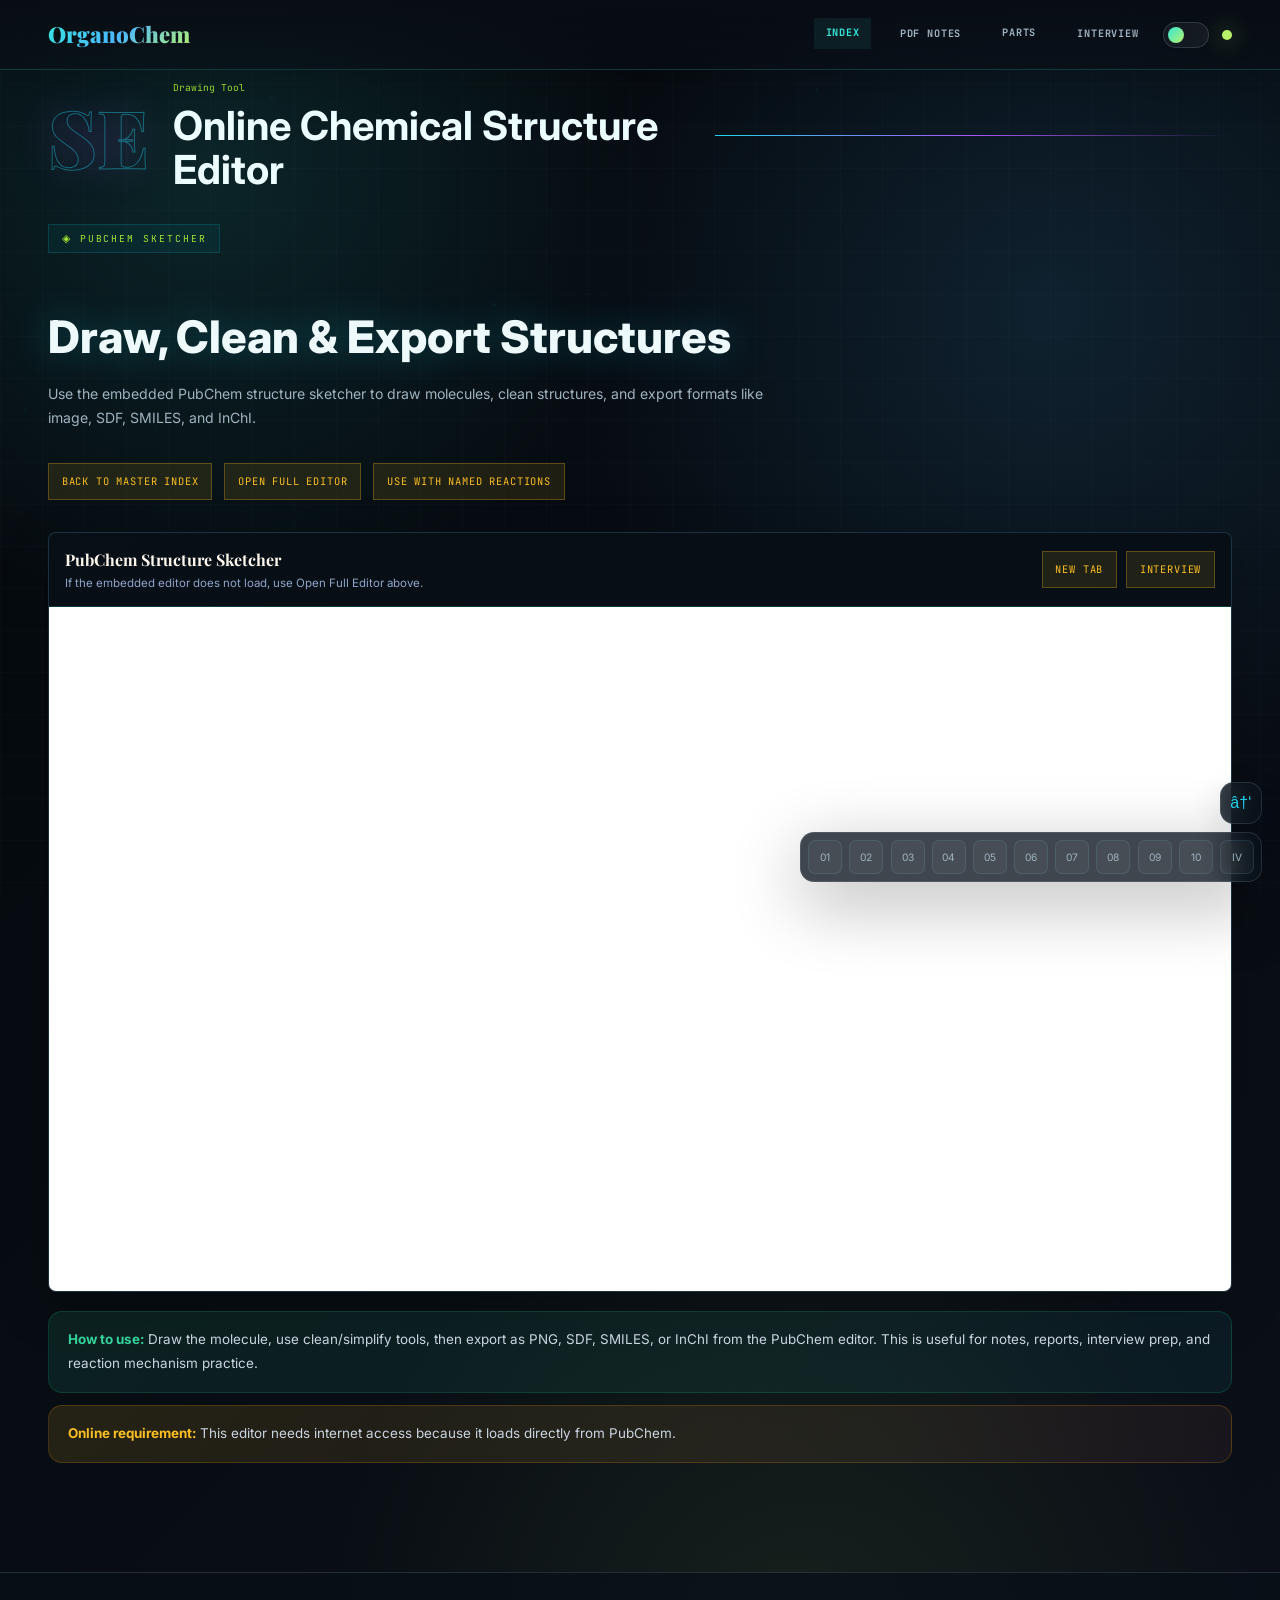
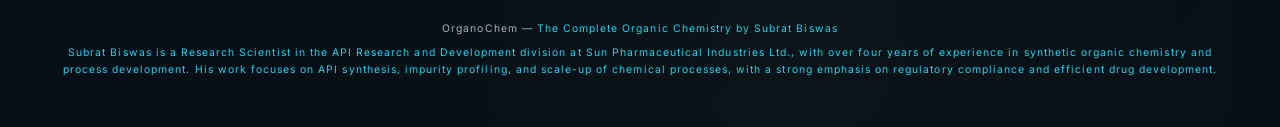
<file: structure-editor.html>
﻿<!DOCTYPE html>
<html lang="en">
<head>
<meta charset="UTF-8">
<meta name="viewport" content="width=device-width, initial-scale=1.0">
<title>Online Structure Editor - OrganoChem</title>
<link href="https://fonts.googleapis.com/css2?family=Inter:wght@400;500;600;700&family=Playfair+Display:ital,wght@0,400;0,700;0,900;1,400&family=JetBrains+Mono:wght@300;400;600&family=Cormorant+Garamond:ital,wght@0,300;0,600;1,300&display=swap" rel="stylesheet">
<link rel="stylesheet" href="assets/css/style.css">
</head>
<body data-multi-page="true" id="top">
<div class="progress-bar" id="progress"></div>
<canvas id="bg-canvas"></canvas>
<div class="overlay-backdrop" id="backdrop" onclick="closeDetail()"></div>
<div class="detail-overlay" id="detailPanel">
  <div onclick="closeDetail()" class="detail-close">âœ•</div>
  <div id="detailContent"></div>
</div>
<nav>
  <div class="nav-logo"><a href="index.html" style="text-decoration:none;color:inherit">OrganoChem</a></div>
  <ul class="nav-links">
    <li><a href="index.html">Index</a></li>
    <li><a href="pdf-notes.html">PDF Notes</a></li>
    <li class="parts-menu">
      <button class="parts-button" type="button">Parts</button>
      <div class="parts-dropdown">
        <a href="parts/part-01-goc.html"><span>01</span>General Organic Chemistry</a>
        <a href="parts/part-02-stereochemistry.html"><span>02</span>Stereochemistry</a>
        <a href="parts/part-03-functional-groups.html"><span>03</span>Functional Group Chemistry</a>
        <a href="parts/part-04-redox.html"><span>04</span>Oxidation & Reduction</a>
        <a href="parts/part-05-rearrangements.html"><span>05</span>Rearrangement Reactions</a>
        <a href="parts/part-06-couplings.html"><span>06</span>Coupling Reactions</a>
        <a href="parts/part-07-named-reactions.html"><span>07</span>Named Reactions</a>
        <a href="parts/part-08-analytical.html"><span>08</span>Analytical & Practical Organic</a>
        <a href="parts/part-09-pharma-industrial.html"><span>09</span>Industrial & Pharma Organic Chemistry</a>
        <a href="parts/part-10-advanced.html"><span>10</span>Advanced Concepts</a>
        <a href="interview.html"><span>IV</span>Interview Preparation</a>
        <a href="structure-editor.html"><span>SE</span>Online Structure Editor</a>
      </div>
    </li>
    <li><a href="interview.html">Interview</a></li>
  </ul>
  <div class="nav-actions">
    <button class="theme-toggle" id="themeToggle" type="button" aria-label="Switch to light mode" title="Toggle dark / light mode"></button>
    <div class="nav-indicator"></div>
  </div>
</nav>
<aside class="floating-toc" aria-label="Chapter navigation">
  <a href="parts/part-01-goc.html" title="GOC">01</a>
  <a href="parts/part-02-stereochemistry.html" title="Stereochemistry">02</a>
  <a href="parts/part-03-functional-groups.html" title="Functional Groups">03</a>
  <a href="parts/part-04-redox.html" title="Oxidation & Reduction">04</a>
  <a href="parts/part-05-rearrangements.html" title="Rearrangements">05</a>
  <a href="parts/part-06-couplings.html" title="Couplings">06</a>
  <a href="parts/part-07-named-reactions.html" title="Named Reactions">07</a>
  <a href="parts/part-08-analytical.html" title="Analytical">08</a>
  <a href="parts/part-09-pharma-industrial.html" title="Pharma">09</a>
  <a href="parts/part-10-advanced.html" title="Advanced">10</a>
  <a href="interview.html" title="Interview Prep">IV</a>
</aside>
<a class="top-button" href="#top" title="Back to top">â†‘</a>
<main>
<section id="structure-editor" class="atlas-page active">
  <div class="chapter-divider">
    <div class="chapter-num">SE</div>
    <div class="chapter-info"><div class="chapter-label">Drawing Tool</div><div class="chapter-title">Online Chemical Structure Editor</div></div>
    <div class="chapter-line"></div>
  </div>
  <div class="content-area">
    <div class="section-badge">PubChem Sketcher</div>
    <h2 class="glow-header">Draw, Clean & Export Structures</h2>
    <p class="glow-sub">Use the embedded PubChem structure sketcher to draw molecules, clean structures, and export formats like image, SDF, SMILES, and InChI.</p>
    <div class="page-actions">
      <a class="page-pill" href="index.html">Back to Master Index</a>
      <a class="page-pill" href="https://pubchem.ncbi.nlm.nih.gov/edit/" target="_blank" rel="noopener">Open Full Editor</a>
      <a class="page-pill" href="parts/part-07-named-reactions.html">Use With Named Reactions</a>
    </div>
    <div class="structure-editor-shell">
      <div class="structure-editor-toolbar">
        <div>
          <div class="structure-editor-title">PubChem Structure Sketcher</div>
          <div class="structure-editor-note">If the embedded editor does not load, use Open Full Editor above.</div>
        </div>
        <div class="structure-editor-actions">
          <a class="page-pill" href="https://pubchem.ncbi.nlm.nih.gov/edit/" target="_blank" rel="noopener">New Tab</a>
          <a class="page-pill" href="interview.html">Interview</a>
        </div>
      </div>
      <iframe class="structure-editor-frame" src="https://pubchem.ncbi.nlm.nih.gov/edit/" title="PubChem online chemical structure editor" loading="lazy"></iframe>
    </div>
    <div class="info-box"><strong>How to use:</strong> Draw the molecule, use clean/simplify tools, then export as PNG, SDF, SMILES, or InChI from the PubChem editor. This is useful for notes, reports, interview prep, and reaction mechanism practice.</div>
    <div class="warn-box"><strong>Online requirement:</strong> This editor needs internet access because it loads directly from PubChem.</div>
  </div>
</section>
</main>
<footer>
  <p>OrganoChem — <span>The Complete Organic Chemistry by Subrat Biswas</span></p>
  <p style="margin-top:0.5rem"><span>Subrat Biswas is a Research Scientist in the API Research and Development division at Sun Pharmaceutical Industries Ltd., with over four years of experience in synthetic organic chemistry and process development. His work focuses on API synthesis, impurity profiling, and scale-up of chemical processes, with a strong emphasis on regulatory compliance and efficient drug development.</p>
</footer>
<script src="assets/js/main.js?v=3"></script>
</body>
</html>
</file>
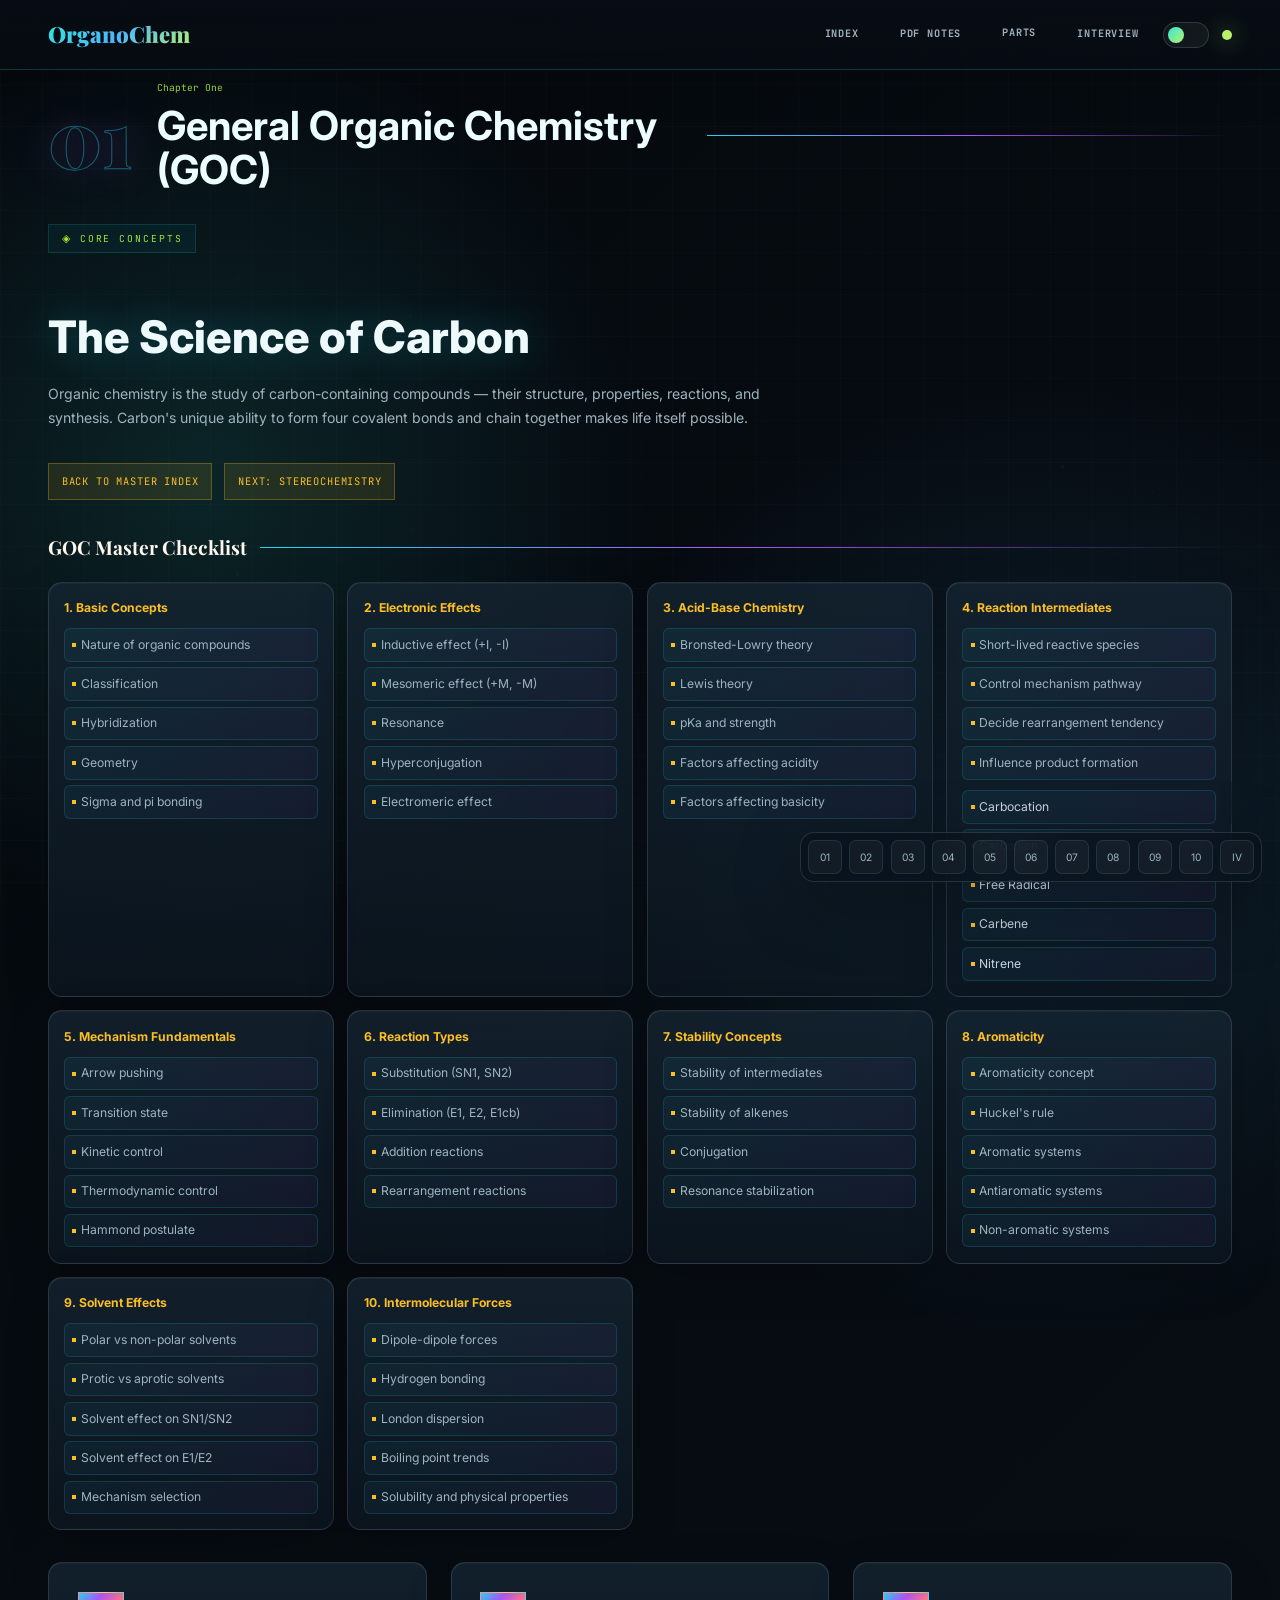
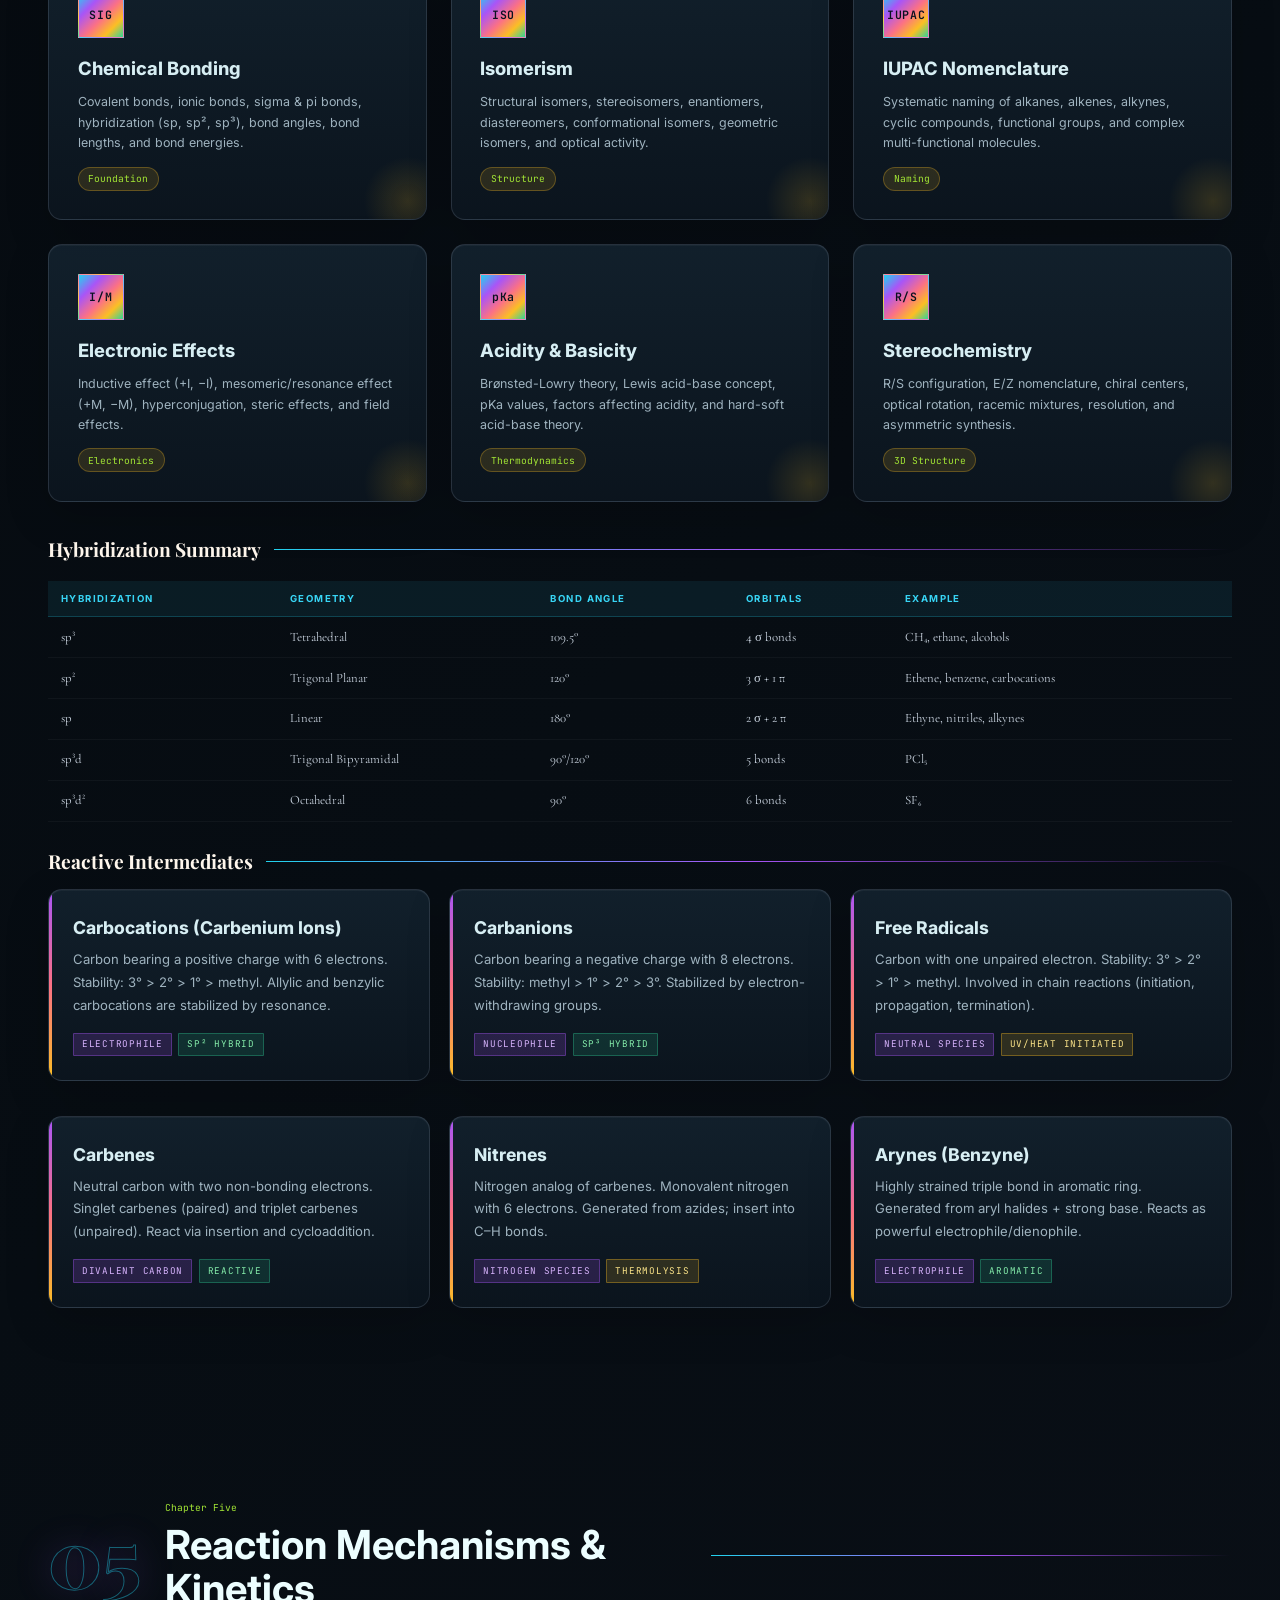
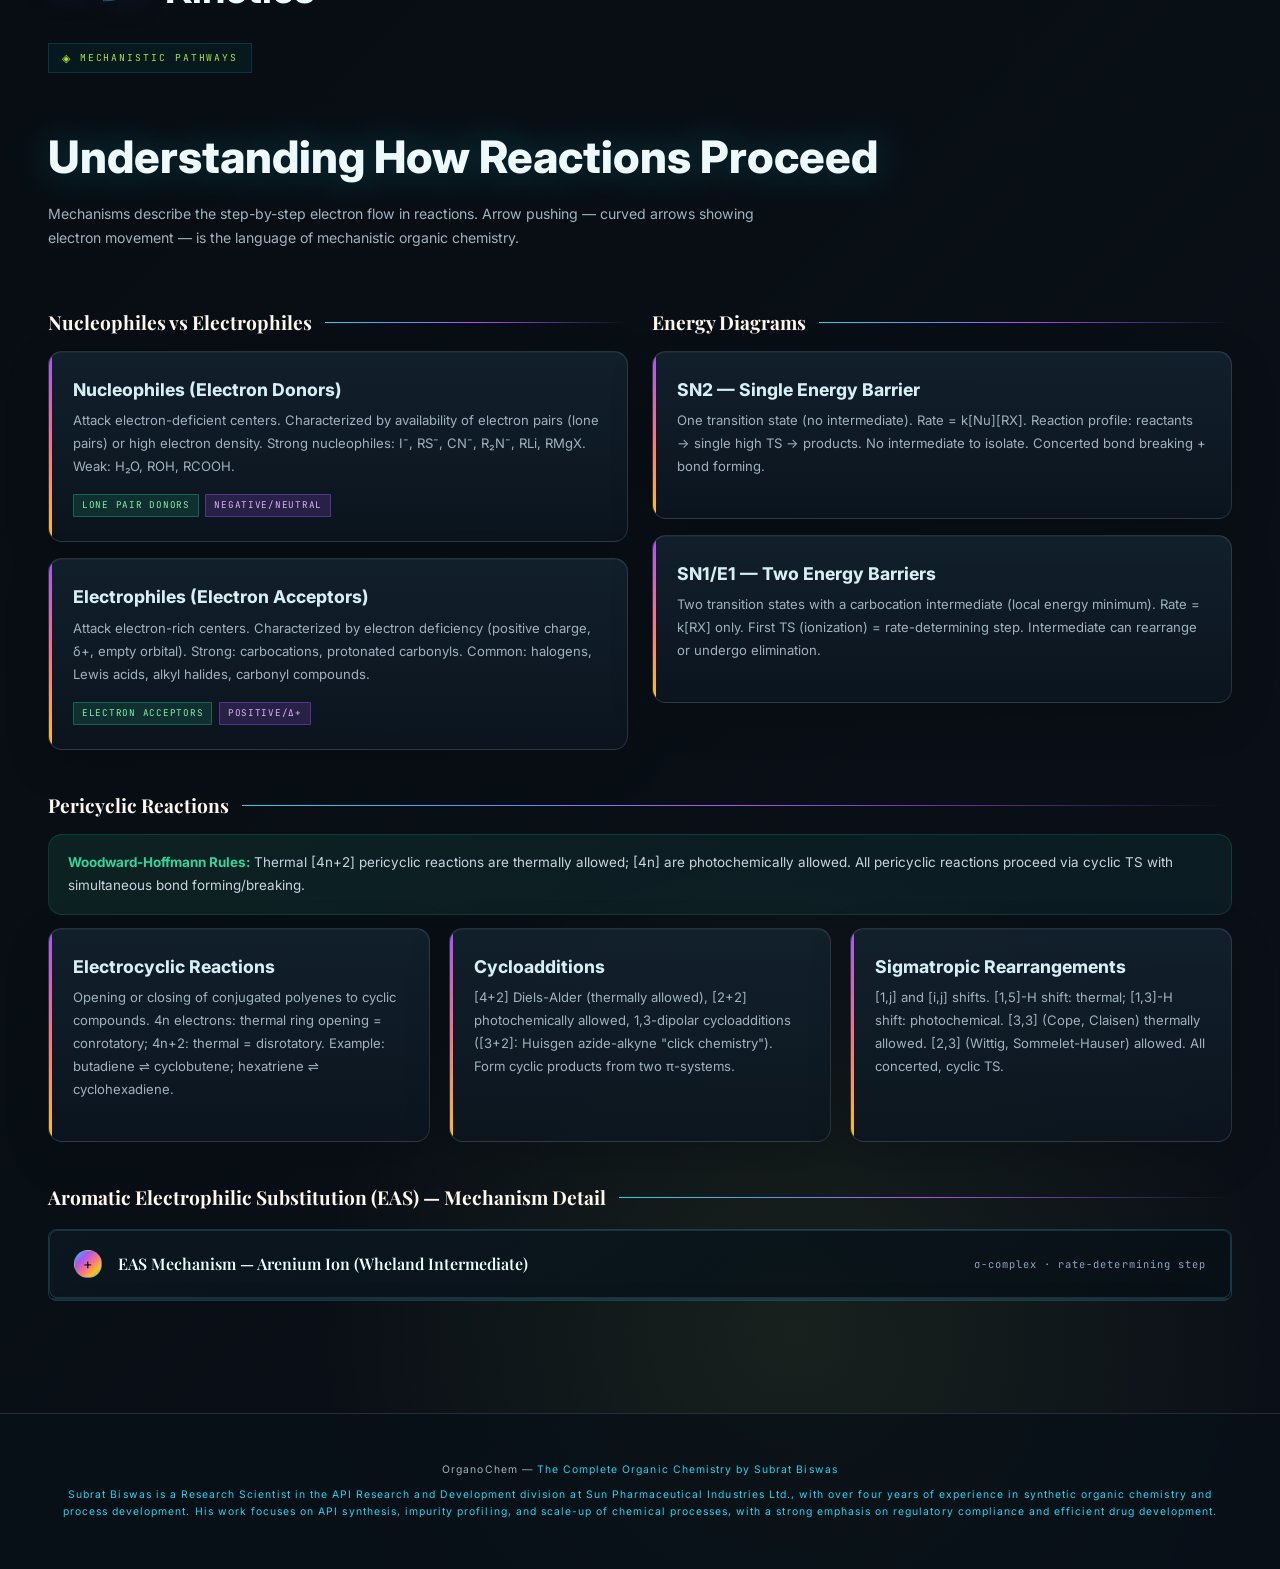
<file: parts/part-01-goc.html>
﻿<!DOCTYPE html>
<html lang="en">
<head>
<meta charset="UTF-8">
<meta name="viewport" content="width=device-width, initial-scale=1.0">
<title>Part 01 - General Organic Chemistry</title>
<link href="https://fonts.googleapis.com/css2?family=Inter:wght@400;500;600;700&family=Playfair+Display:ital,wght@0,400;0,700;0,900;1,400&family=JetBrains+Mono:wght@300;400;600&family=Cormorant+Garamond:ital,wght@0,300;0,600;1,300&display=swap" rel="stylesheet">
<link rel="stylesheet" href="../assets/css/style.css">
</head>
<body data-multi-page="true" id="top">
<div class="progress-bar" id="progress"></div>
<canvas id="bg-canvas"></canvas>
<div class="overlay-backdrop" id="backdrop" onclick="closeDetail()"></div>
<div class="detail-overlay" id="detailPanel">
  <div onclick="closeDetail()" class="detail-close">âœ•</div>
  <div id="detailContent"></div>
</div>
<nav>
  <div class="nav-logo"><a href="../index.html" style="text-decoration:none;color:inherit">OrganoChem</a></div>
  <ul class="nav-links">
    <li><a href="../index.html">Index</a></li>
    <li><a href="../pdf-notes.html">PDF Notes</a></li>
    <li class="parts-menu">
      <button class="parts-button" type="button">Parts</button>
      <div class="parts-dropdown">
        <a href="../parts/part-01-goc.html"><span>01</span>General Organic Chemistry</a>
        <a href="../parts/part-02-stereochemistry.html"><span>02</span>Stereochemistry</a>
        <a href="../parts/part-03-functional-groups.html"><span>03</span>Functional Group Chemistry</a>
        <a href="../parts/part-04-redox.html"><span>04</span>Oxidation & Reduction</a>
        <a href="../parts/part-05-rearrangements.html"><span>05</span>Rearrangement Reactions</a>
        <a href="../parts/part-06-couplings.html"><span>06</span>Coupling Reactions</a>
        <a href="../parts/part-07-named-reactions.html"><span>07</span>Named Reactions</a>
        <a href="../parts/part-08-analytical.html"><span>08</span>Analytical & Practical Organic</a>
        <a href="../parts/part-09-pharma-industrial.html"><span>09</span>Industrial & Pharma Organic Chemistry</a>
        <a href="../parts/part-10-advanced.html"><span>10</span>Advanced Concepts</a>
        <a href="../interview.html"><span>IV</span>Interview Preparation</a>
        <a href="../structure-editor.html"><span>SE</span>Online Structure Editor</a>
      </div>
    </li>
    <li><a href="../interview.html">Interview</a></li>
  </ul>
  <div class="nav-actions">
    <button class="theme-toggle" id="themeToggle" type="button" aria-label="Switch to light mode" title="Toggle dark / light mode"></button>
    <div class="nav-indicator"></div>
  </div>
</nav>
<aside class="floating-toc" aria-label="Chapter navigation">
  <a href="../parts/part-01-goc.html" title="GOC">01</a>
  <a href="../parts/part-02-stereochemistry.html" title="Stereochemistry">02</a>
  <a href="../parts/part-03-functional-groups.html" title="Functional Groups">03</a>
  <a href="../parts/part-04-redox.html" title="Oxidation & Reduction">04</a>
  <a href="../parts/part-05-rearrangements.html" title="Rearrangements">05</a>
  <a href="../parts/part-06-couplings.html" title="Couplings">06</a>
  <a href="../parts/part-07-named-reactions.html" title="Named Reactions">07</a>
  <a href="../parts/part-08-analytical.html" title="Analytical">08</a>
  <a href="../parts/part-09-pharma-industrial.html" title="Pharma">09</a>
  <a href="../parts/part-10-advanced.html" title="Advanced">10</a>
  <a href="../interview.html" title="Interview Prep">IV</a>
</aside>
<a class="top-button" href="#top" title="Back to top">â†‘</a>
<main>
<section id="goc" class="atlas-page active">
  <div class="chapter-divider">
    <div class="chapter-num">01</div>
    <div class="chapter-info">
      <div class="chapter-label">Chapter One</div>
      <div class="chapter-title">General Organic Chemistry (GOC)</div>
    </div>
    <div class="chapter-line"></div>
  </div>
  <div class="content-area">
    <div class="section-badge">Core Concepts</div>
    <h2 class="glow-header">The Science of Carbon</h2>
    <p class="glow-sub">Organic chemistry is the study of carbon-containing compounds — their structure, properties, reactions, and synthesis. Carbon's unique ability to form four covalent bonds and chain together makes life itself possible.</p>
    <div class="page-actions"><a class="page-pill" href="../index.html">Back to Master Index</a><a class="page-pill" href="../parts/part-02-stereochemistry.html">Next: Stereochemistry</a></div>

    <h3 class="sub">GOC Master Checklist</h3>
    <div class="syllabus-list">
      <div class="syllabus-item"><strong>1. Basic Concepts</strong><ul class="checklist-bullets"><li>Nature of organic compounds</li><li>Classification</li><li>Hybridization</li><li>Geometry</li><li>Sigma and pi bonding</li></ul></div>
      <div class="syllabus-item"><strong>2. Electronic Effects</strong><ul class="checklist-bullets"><li>Inductive effect (+I, -I)</li><li>Mesomeric effect (+M, -M)</li><li>Resonance</li><li>Hyperconjugation</li><li>Electromeric effect</li></ul></div>
      <div class="syllabus-item"><strong>3. Acid-Base Chemistry</strong><ul class="checklist-bullets"><li>Bronsted-Lowry theory</li><li>Lewis theory</li><li>pKa and strength</li><li>Factors affecting acidity</li><li>Factors affecting basicity</li></ul></div>
      <div class="syllabus-item"><strong>4. Reaction Intermediates</strong><ul class="checklist-bullets"><li>Short-lived reactive species</li><li>Control mechanism pathway</li><li>Decide rearrangement tendency</li><li>Influence product formation</li></ul><ul class="subtopic-list"><li data-intermediate="carbocation">Carbocation</li><li data-intermediate="carbanion">Carbanion</li><li data-intermediate="free-radical">Free Radical</li><li data-intermediate="carbene">Carbene</li><li data-intermediate="nitrene">Nitrene</li></ul></div>
      <div class="syllabus-item"><strong>5. Mechanism Fundamentals</strong><ul class="checklist-bullets"><li>Arrow pushing</li><li>Transition state</li><li>Kinetic control</li><li>Thermodynamic control</li><li>Hammond postulate</li></ul></div>
      <div class="syllabus-item"><strong>6. Reaction Types</strong><ul class="checklist-bullets"><li>Substitution (SN1, SN2)</li><li>Elimination (E1, E2, E1cb)</li><li>Addition reactions</li><li>Rearrangement reactions</li></ul></div>
      <div class="syllabus-item"><strong>7. Stability Concepts</strong><ul class="checklist-bullets"><li>Stability of intermediates</li><li>Stability of alkenes</li><li>Conjugation</li><li>Resonance stabilization</li></ul></div>
      <div class="syllabus-item"><strong>8. Aromaticity</strong><ul class="checklist-bullets"><li>Aromaticity concept</li><li>Huckel's rule</li><li>Aromatic systems</li><li>Antiaromatic systems</li><li>Non-aromatic systems</li></ul></div>
      <div class="syllabus-item"><strong>9. Solvent Effects</strong><ul class="checklist-bullets"><li>Polar vs non-polar solvents</li><li>Protic vs aprotic solvents</li><li>Solvent effect on SN1/SN2</li><li>Solvent effect on E1/E2</li><li>Mechanism selection</li></ul></div>
      <div class="syllabus-item"><strong>10. Intermolecular Forces</strong><ul class="checklist-bullets"><li>Dipole-dipole forces</li><li>Hydrogen bonding</li><li>London dispersion</li><li>Boiling point trends</li><li>Solubility and physical properties</li></ul></div>
    </div>

    <div class="topics-grid">
      <div class="topic-card" onclick="showDetail('bonding')">
        <div class="topic-icon">SIG</div>
        <div class="topic-title">Chemical Bonding</div>
        <div class="topic-desc">Covalent bonds, ionic bonds, sigma & pi bonds, hybridization (sp, sp², sp³), bond angles, bond lengths, and bond energies.</div>
        <span class="topic-tag">Foundation</span>
      </div>
      <div class="topic-card" onclick="showDetail('isomerism')">
        <div class="topic-icon">ISO</div>
        <div class="topic-title">Isomerism</div>
        <div class="topic-desc">Structural isomers, stereoisomers, enantiomers, diastereomers, conformational isomers, geometric isomers, and optical activity.</div>
        <span class="topic-tag">Structure</span>
      </div>
      <div class="topic-card" onclick="showDetail('nomenclature')">
        <div class="topic-icon">IUPAC</div>
        <div class="topic-title">IUPAC Nomenclature</div>
        <div class="topic-desc">Systematic naming of alkanes, alkenes, alkynes, cyclic compounds, functional groups, and complex multi-functional molecules.</div>
        <span class="topic-tag">Naming</span>
      </div>
      <div class="topic-card" onclick="showDetail('inductive')">
        <div class="topic-icon">I/M</div>
        <div class="topic-title">Electronic Effects</div>
        <div class="topic-desc">Inductive effect (+I, −I), mesomeric/resonance effect (+M, −M), hyperconjugation, steric effects, and field effects.</div>
        <span class="topic-tag">Electronics</span>
      </div>
      <div class="topic-card" onclick="showDetail('acidity')">
        <div class="topic-icon">pKa</div>
        <div class="topic-title">Acidity & Basicity</div>
        <div class="topic-desc">Brønsted-Lowry theory, Lewis acid-base concept, pKa values, factors affecting acidity, and hard-soft acid-base theory.</div>
        <span class="topic-tag">Thermodynamics</span>
      </div>
      <div class="topic-card" onclick="showDetail('stereochem')">
        <div class="topic-icon">R/S</div>
        <div class="topic-title">Stereochemistry</div>
        <div class="topic-desc">R/S configuration, E/Z nomenclature, chiral centers, optical rotation, racemic mixtures, resolution, and asymmetric synthesis.</div>
        <span class="topic-tag">3D Structure</span>
      </div>
    </div>

    <!-- Hybridization Table -->
    <h3 class="sub">Hybridization Summary</h3>
    <table class="chem-table">
      <thead><tr><th>Hybridization</th><th>Geometry</th><th>Bond Angle</th><th>Orbitals</th><th>Example</th></tr></thead>
      <tbody>
        <tr><td>sp³</td><td>Tetrahedral</td><td>109.5°</td><td>4 σ bonds</td><td>CH₄, ethane, alcohols</td></tr>
        <tr><td>sp²</td><td>Trigonal Planar</td><td>120°</td><td>3 σ + 1 π</td><td>Ethene, benzene, carbocations</td></tr>
        <tr><td>sp</td><td>Linear</td><td>180°</td><td>2 σ + 2 π</td><td>Ethyne, nitriles, alkynes</td></tr>
        <tr><td>sp³d</td><td>Trigonal Bipyramidal</td><td>90°/120°</td><td>5 bonds</td><td>PCl₅</td></tr>
        <tr><td>sp³d²</td><td>Octahedral</td><td>90°</td><td>6 bonds</td><td>SF₆</td></tr>
      </tbody>
    </table>

    <!-- Reaction intermediates -->
    <h3 class="sub">Reactive Intermediates</h3>
    <div class="three-col">
      <div class="reaction-card">
        <div class="reaction-name">Carbocations (Carbenium Ions)</div>
        <div class="reaction-desc">Carbon bearing a positive charge with 6 electrons. Stability: 3° > 2° > 1° > methyl. Allylic and benzylic carbocations are stabilized by resonance.</div>
        <div class="reaction-tags">
          <span class="reaction-tag tag-mech">Electrophile</span>
          <span class="reaction-tag tag-type">sp² hybrid</span>
        </div>
      </div>
      <div class="reaction-card">
        <div class="reaction-name">Carbanions</div>
        <div class="reaction-desc">Carbon bearing a negative charge with 8 electrons. Stability: methyl > 1° > 2° > 3°. Stabilized by electron-withdrawing groups.</div>
        <div class="reaction-tags">
          <span class="reaction-tag tag-mech">Nucleophile</span>
          <span class="reaction-tag tag-type">sp³ hybrid</span>
        </div>
      </div>
      <div class="reaction-card">
        <div class="reaction-name">Free Radicals</div>
        <div class="reaction-desc">Carbon with one unpaired electron. Stability: 3° > 2° > 1° > methyl. Involved in chain reactions (initiation, propagation, termination).</div>
        <div class="reaction-tags">
          <span class="reaction-tag tag-mech">Neutral species</span>
          <span class="reaction-tag tag-cond">UV/heat initiated</span>
        </div>
      </div>
      <div class="reaction-card">
        <div class="reaction-name">Carbenes</div>
        <div class="reaction-desc">Neutral carbon with two non-bonding electrons. Singlet carbenes (paired) and triplet carbenes (unpaired). React via insertion and cycloaddition.</div>
        <div class="reaction-tags">
          <span class="reaction-tag tag-mech">Divalent carbon</span>
          <span class="reaction-tag tag-type">Reactive</span>
        </div>
      </div>
      <div class="reaction-card">
        <div class="reaction-name">Nitrenes</div>
        <div class="reaction-desc">Nitrogen analog of carbenes. Monovalent nitrogen with 6 electrons. Generated from azides; insert into C–H bonds.</div>
        <div class="reaction-tags">
          <span class="reaction-tag tag-mech">Nitrogen species</span>
          <span class="reaction-tag tag-cond">Thermolysis</span>
        </div>
      </div>
      <div class="reaction-card">
        <div class="reaction-name">Arynes (Benzyne)</div>
        <div class="reaction-desc">Highly strained triple bond in aromatic ring. Generated from aryl halides + strong base. Reacts as powerful electrophile/dienophile.</div>
        <div class="reaction-tags">
          <span class="reaction-tag tag-mech">Electrophile</span>
          <span class="reaction-tag tag-type">Aromatic</span>
        </div>
      </div>
    </div>
  </div>
</section>
<section id="mechanisms" class="atlas-page active">
  <div class="chapter-divider">
    <div class="chapter-num">05</div>
    <div class="chapter-info">
      <div class="chapter-label">Chapter Five</div>
      <div class="chapter-title">Reaction Mechanisms & Kinetics</div>
    </div>
    <div class="chapter-line"></div>
  </div>
  <div class="content-area">
    <div class="section-badge">Mechanistic Pathways</div>
    <h2 class="glow-header">Understanding How Reactions Proceed</h2>
    <p class="glow-sub">Mechanisms describe the step-by-step electron flow in reactions. Arrow pushing — curved arrows showing electron movement — is the language of mechanistic organic chemistry.</p>

    <div class="two-col">
      <div>
        <h3 class="sub">Nucleophiles vs Electrophiles</h3>
        <div class="reaction-card">
          <div class="reaction-name">Nucleophiles (Electron Donors)</div>
          <div class="reaction-desc">Attack electron-deficient centers. Characterized by availability of electron pairs (lone pairs) or high electron density. Strong nucleophiles: I⁻, RS⁻, CN⁻, R₂N⁻, RLi, RMgX. Weak: H₂O, ROH, RCOOH.</div>
          <div class="reaction-tags">
            <span class="reaction-tag tag-type">Lone pair donors</span>
            <span class="reaction-tag tag-mech">Negative/neutral</span>
          </div>
        </div>
        <div class="reaction-card">
          <div class="reaction-name">Electrophiles (Electron Acceptors)</div>
          <div class="reaction-desc">Attack electron-rich centers. Characterized by electron deficiency (positive charge, δ+, empty orbital). Strong: carbocations, protonated carbonyls. Common: halogens, Lewis acids, alkyl halides, carbonyl compounds.</div>
          <div class="reaction-tags">
            <span class="reaction-tag tag-type">Electron acceptors</span>
            <span class="reaction-tag tag-mech">Positive/δ+</span>
          </div>
        </div>
      </div>
      <div>
        <h3 class="sub">Energy Diagrams</h3>
        <div class="reaction-card">
          <div class="reaction-name">SN2 — Single Energy Barrier</div>
          <div class="reaction-desc">One transition state (no intermediate). Rate = k[Nu][RX]. Reaction profile: reactants → single high TS → products. No intermediate to isolate. Concerted bond breaking + bond forming.</div>
        </div>
        <div class="reaction-card">
          <div class="reaction-name">SN1/E1 — Two Energy Barriers</div>
          <div class="reaction-desc">Two transition states with a carbocation intermediate (local energy minimum). Rate = k[RX] only. First TS (ionization) = rate-determining step. Intermediate can rearrange or undergo elimination.</div>
        </div>
      </div>
    </div>

    <h3 class="sub">Pericyclic Reactions</h3>
    <div class="info-box"><strong>Woodward-Hoffmann Rules:</strong> Thermal [4n+2] pericyclic reactions are thermally allowed; [4n] are photochemically allowed. All pericyclic reactions proceed via cyclic TS with simultaneous bond forming/breaking.</div>
    <div class="three-col">
      <div class="reaction-card">
        <div class="reaction-name">Electrocyclic Reactions</div>
        <div class="reaction-desc">Opening or closing of conjugated polyenes to cyclic compounds. 4n electrons: thermal ring opening = conrotatory; 4n+2: thermal = disrotatory. Example: butadiene ⇌ cyclobutene; hexatriene ⇌ cyclohexadiene.</div>
      </div>
      <div class="reaction-card">
        <div class="reaction-name">Cycloadditions</div>
        <div class="reaction-desc">[4+2] Diels-Alder (thermally allowed), [2+2] photochemically allowed, 1,3-dipolar cycloadditions ([3+2]: Huisgen azide-alkyne "click chemistry"). Form cyclic products from two π-systems.</div>
      </div>
      <div class="reaction-card">
        <div class="reaction-name">Sigmatropic Rearrangements</div>
        <div class="reaction-desc">[1,j] and [i,j] shifts. [1,5]-H shift: thermal; [1,3]-H shift: photochemical. [3,3] (Cope, Claisen) thermally allowed. [2,3] (Wittig, Sommelet-Hauser) allowed. All concerted, cyclic TS.</div>
      </div>
    </div>

    <h3 class="sub">Aromatic Electrophilic Substitution (EAS) — Mechanism Detail</h3>
    <div class="accordion">
      <div class="accordion-item" id="acc-eas">
        <div class="accordion-header" onclick="toggleAcc('acc-eas')">
          <div class="accordion-icon">+</div>
          <div class="accordion-label">EAS Mechanism — Arenium Ion (Wheland Intermediate)</div>
          <div class="accordion-meta">σ-complex · rate-determining step</div>
        </div>
        <div class="accordion-body">
          <div class="accordion-content">
            <div class="mechanism-step"><div class="step-num">1</div><div class="step-text"><strong>Generation of electrophile:</strong> Lewis acid activates electrophilic species. E.g., Br₂ + FeBr₃ → Br⁺–FeBr₄⁻ (electrophilic bromine)</div></div>
            <div class="mechanism-step"><div class="step-num">2</div><div class="step-text"><strong>Rate-determining electrophilic attack (σ-complex):</strong> Electrophile attacks aromatic ring → non-aromatic arenium ion (Wheland/σ-complex) formed. π system disrupted at that carbon (sp³).</div></div>
            <div class="mechanism-step"><div class="step-num">3</div><div class="step-text"><strong>Deprotonation → restoration of aromaticity:</strong> Base (or conjugate base of Lewis acid complex) removes H⁺ from sp³ carbon → aromaticity restored. Overall: substitution (not addition) of H by E.</div></div>
            <div class="info-box"><strong>Why not addition?</strong> Loss of aromaticity (resonance energy ≈ 36 kcal/mol) makes addition products unstable. Deprotonation to restore aromaticity is strongly favored thermodynamically.</div>
          </div>
        </div>
      </div>
    </div>
  </div>
</section>
</main>
<footer>
  <p>OrganoChem — <span>The Complete Organic Chemistry by Subrat Biswas</span></p>
  <p style="margin-top:0.5rem"><span>Subrat Biswas is a Research Scientist in the API Research and Development division at Sun Pharmaceutical Industries Ltd., with over four years of experience in synthetic organic chemistry and process development. His work focuses on API synthesis, impurity profiling, and scale-up of chemical processes, with a strong emphasis on regulatory compliance and efficient drug development.</p>
</footer>
<script src="../assets/js/main.js?v=3"></script>
</body>
</html>
</file>
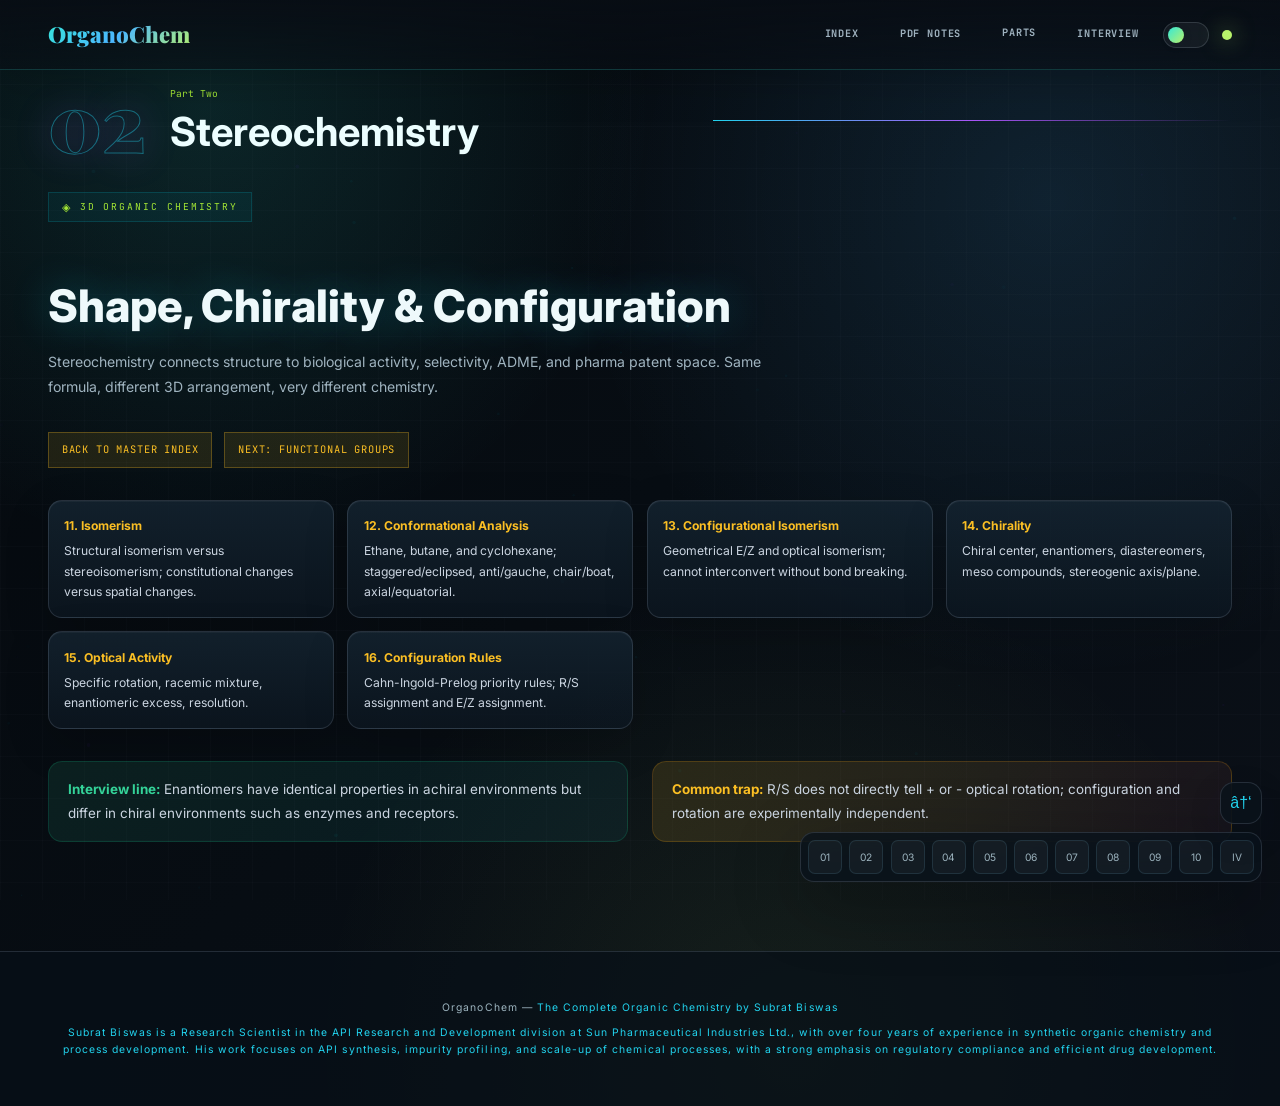
<file: parts/part-02-stereochemistry.html>
﻿<!DOCTYPE html>
<html lang="en">
<head>
<meta charset="UTF-8">
<meta name="viewport" content="width=device-width, initial-scale=1.0">
<title>Part 02 - Stereochemistry</title>
<link href="https://fonts.googleapis.com/css2?family=Inter:wght@400;500;600;700&family=Playfair+Display:ital,wght@0,400;0,700;0,900;1,400&family=JetBrains+Mono:wght@300;400;600&family=Cormorant+Garamond:ital,wght@0,300;0,600;1,300&display=swap" rel="stylesheet">
<link rel="stylesheet" href="../assets/css/style.css">
</head>
<body data-multi-page="true" id="top">
<div class="progress-bar" id="progress"></div>
<canvas id="bg-canvas"></canvas>
<div class="overlay-backdrop" id="backdrop" onclick="closeDetail()"></div>
<div class="detail-overlay" id="detailPanel">
  <div onclick="closeDetail()" class="detail-close">âœ•</div>
  <div id="detailContent"></div>
</div>
<nav>
  <div class="nav-logo"><a href="../index.html" style="text-decoration:none;color:inherit">OrganoChem</a></div>
  <ul class="nav-links">
    <li><a href="../index.html">Index</a></li>
    <li><a href="../pdf-notes.html">PDF Notes</a></li>
    <li class="parts-menu">
      <button class="parts-button" type="button">Parts</button>
      <div class="parts-dropdown">
        <a href="../parts/part-01-goc.html"><span>01</span>General Organic Chemistry</a>
        <a href="../parts/part-02-stereochemistry.html"><span>02</span>Stereochemistry</a>
        <a href="../parts/part-03-functional-groups.html"><span>03</span>Functional Group Chemistry</a>
        <a href="../parts/part-04-redox.html"><span>04</span>Oxidation & Reduction</a>
        <a href="../parts/part-05-rearrangements.html"><span>05</span>Rearrangement Reactions</a>
        <a href="../parts/part-06-couplings.html"><span>06</span>Coupling Reactions</a>
        <a href="../parts/part-07-named-reactions.html"><span>07</span>Named Reactions</a>
        <a href="../parts/part-08-analytical.html"><span>08</span>Analytical & Practical Organic</a>
        <a href="../parts/part-09-pharma-industrial.html"><span>09</span>Industrial & Pharma Organic Chemistry</a>
        <a href="../parts/part-10-advanced.html"><span>10</span>Advanced Concepts</a>
        <a href="../interview.html"><span>IV</span>Interview Preparation</a>
        <a href="../structure-editor.html"><span>SE</span>Online Structure Editor</a>
      </div>
    </li>
    <li><a href="../interview.html">Interview</a></li>
  </ul>
  <div class="nav-actions">
    <button class="theme-toggle" id="themeToggle" type="button" aria-label="Switch to light mode" title="Toggle dark / light mode"></button>
    <div class="nav-indicator"></div>
  </div>
</nav>
<aside class="floating-toc" aria-label="Chapter navigation">
  <a href="../parts/part-01-goc.html" title="GOC">01</a>
  <a href="../parts/part-02-stereochemistry.html" title="Stereochemistry">02</a>
  <a href="../parts/part-03-functional-groups.html" title="Functional Groups">03</a>
  <a href="../parts/part-04-redox.html" title="Oxidation & Reduction">04</a>
  <a href="../parts/part-05-rearrangements.html" title="Rearrangements">05</a>
  <a href="../parts/part-06-couplings.html" title="Couplings">06</a>
  <a href="../parts/part-07-named-reactions.html" title="Named Reactions">07</a>
  <a href="../parts/part-08-analytical.html" title="Analytical">08</a>
  <a href="../parts/part-09-pharma-industrial.html" title="Pharma">09</a>
  <a href="../parts/part-10-advanced.html" title="Advanced">10</a>
  <a href="../interview.html" title="Interview Prep">IV</a>
</aside>
<a class="top-button" href="#top" title="Back to top">â†‘</a>
<main>
<section id="stereochemistry-page" class="atlas-page active">
  <div class="chapter-divider">
    <div class="chapter-num">02</div>
    <div class="chapter-info">
      <div class="chapter-label">Part Two</div>
      <div class="chapter-title">Stereochemistry</div>
    </div>
    <div class="chapter-line"></div>
  </div>
  <div class="content-area">
    <div class="section-badge">3D Organic Chemistry</div>
    <h2 class="glow-header">Shape, Chirality & Configuration</h2>
    <p class="glow-sub">Stereochemistry connects structure to biological activity, selectivity, ADME, and pharma patent space. Same formula, different 3D arrangement, very different chemistry.</p>
    <div class="page-actions"><a class="page-pill" href="../index.html">Back to Master Index</a><a class="page-pill" href="../parts/part-03-functional-groups.html">Next: Functional Groups</a></div>
    <div class="syllabus-list">
      <div class="syllabus-item"><strong>11. Isomerism</strong><span>Structural isomerism versus stereoisomerism; constitutional changes versus spatial changes.</span></div>
      <div class="syllabus-item"><strong>12. Conformational Analysis</strong><span>Ethane, butane, and cyclohexane; staggered/eclipsed, anti/gauche, chair/boat, axial/equatorial.</span></div>
      <div class="syllabus-item"><strong>13. Configurational Isomerism</strong><span>Geometrical E/Z and optical isomerism; cannot interconvert without bond breaking.</span></div>
      <div class="syllabus-item"><strong>14. Chirality</strong><span>Chiral center, enantiomers, diastereomers, meso compounds, stereogenic axis/plane.</span></div>
      <div class="syllabus-item"><strong>15. Optical Activity</strong><span>Specific rotation, racemic mixture, enantiomeric excess, resolution.</span></div>
      <div class="syllabus-item"><strong>16. Configuration Rules</strong><span>Cahn-Ingold-Prelog priority rules; R/S assignment and E/Z assignment.</span></div>
    </div>
    <div class="two-col">
      <div class="info-box"><strong>Interview line:</strong> Enantiomers have identical properties in achiral environments but differ in chiral environments such as enzymes and receptors.</div>
      <div class="warn-box"><strong>Common trap:</strong> R/S does not directly tell + or - optical rotation; configuration and rotation are experimentally independent.</div>
    </div>
  </div>
</section>
</main>
<footer>
  <p>OrganoChem — <span>The Complete Organic Chemistry by Subrat Biswas</span></p>
  <p style="margin-top:0.5rem"><span>Subrat Biswas is a Research Scientist in the API Research and Development division at Sun Pharmaceutical Industries Ltd., with over four years of experience in synthetic organic chemistry and process development. His work focuses on API synthesis, impurity profiling, and scale-up of chemical processes, with a strong emphasis on regulatory compliance and efficient drug development.</p>
</footer>
<script src="../assets/js/main.js?v=3"></script>
</body>
</html>
</file>
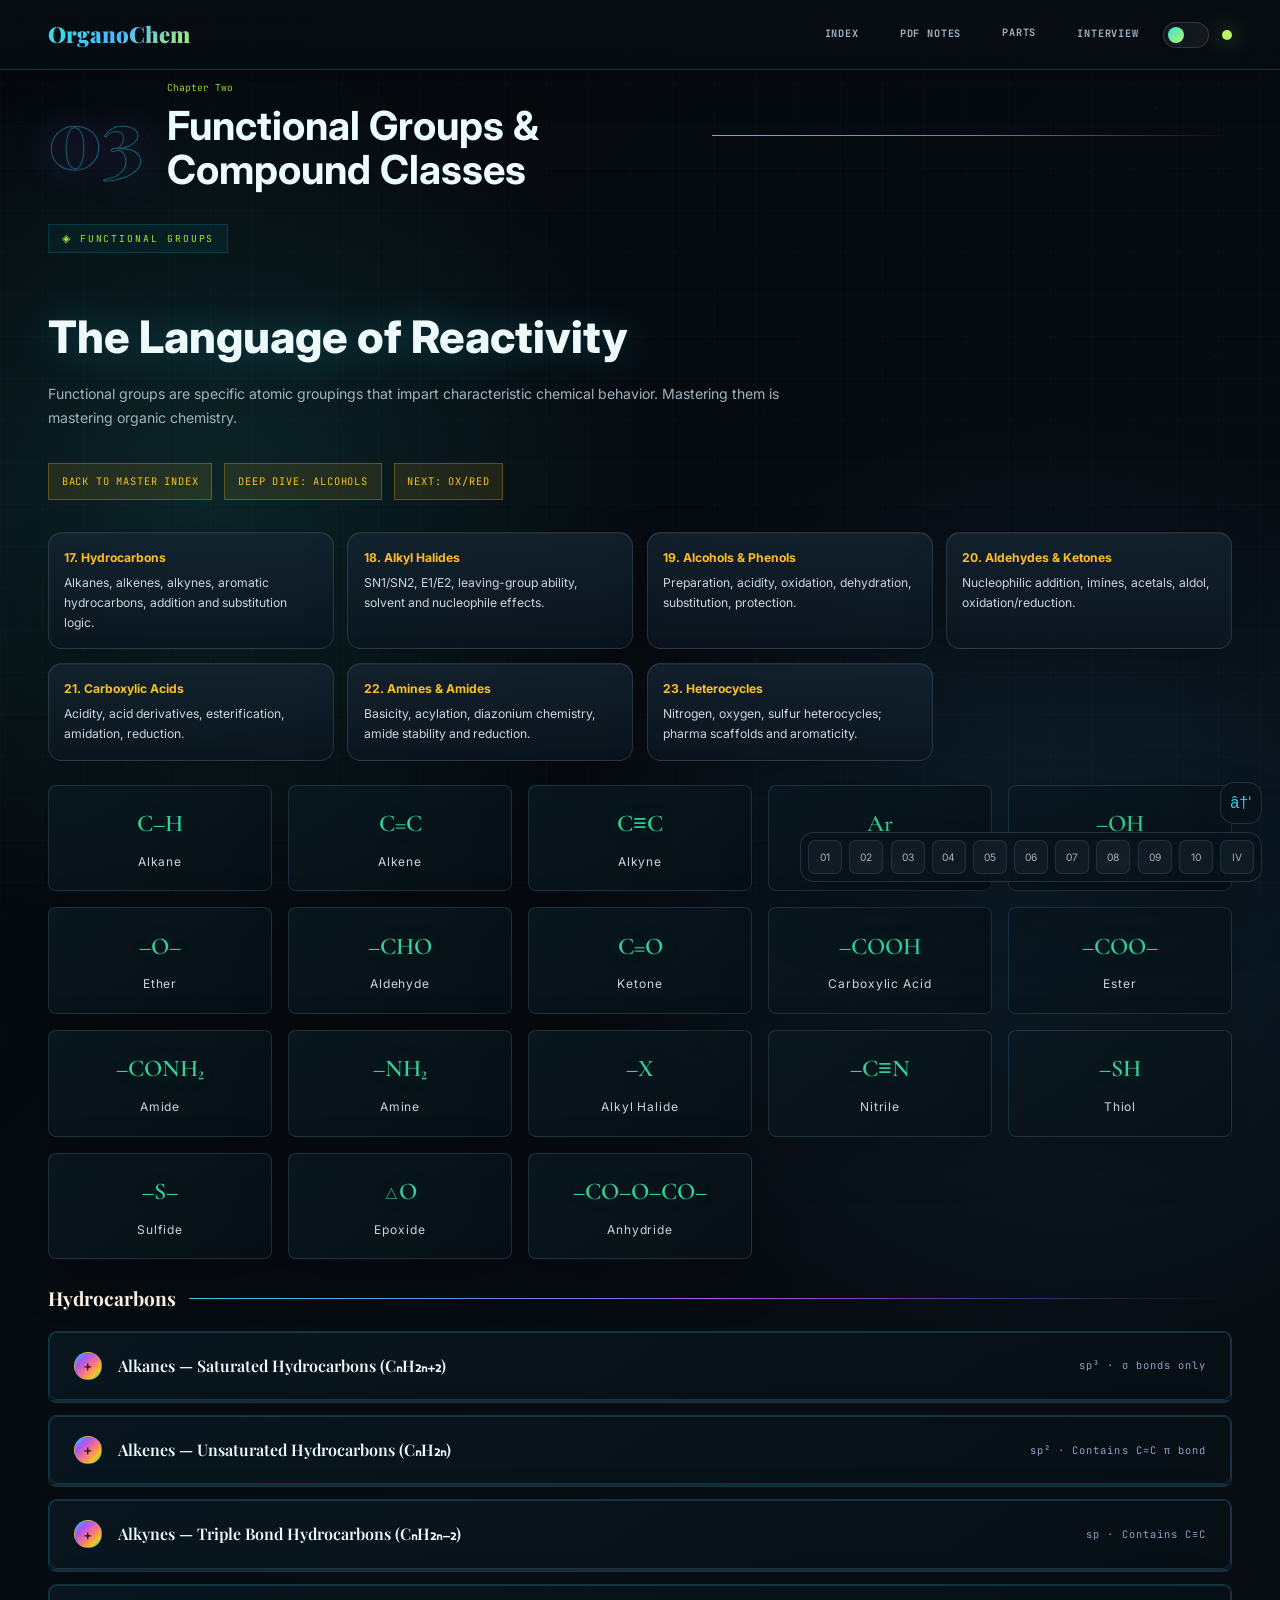
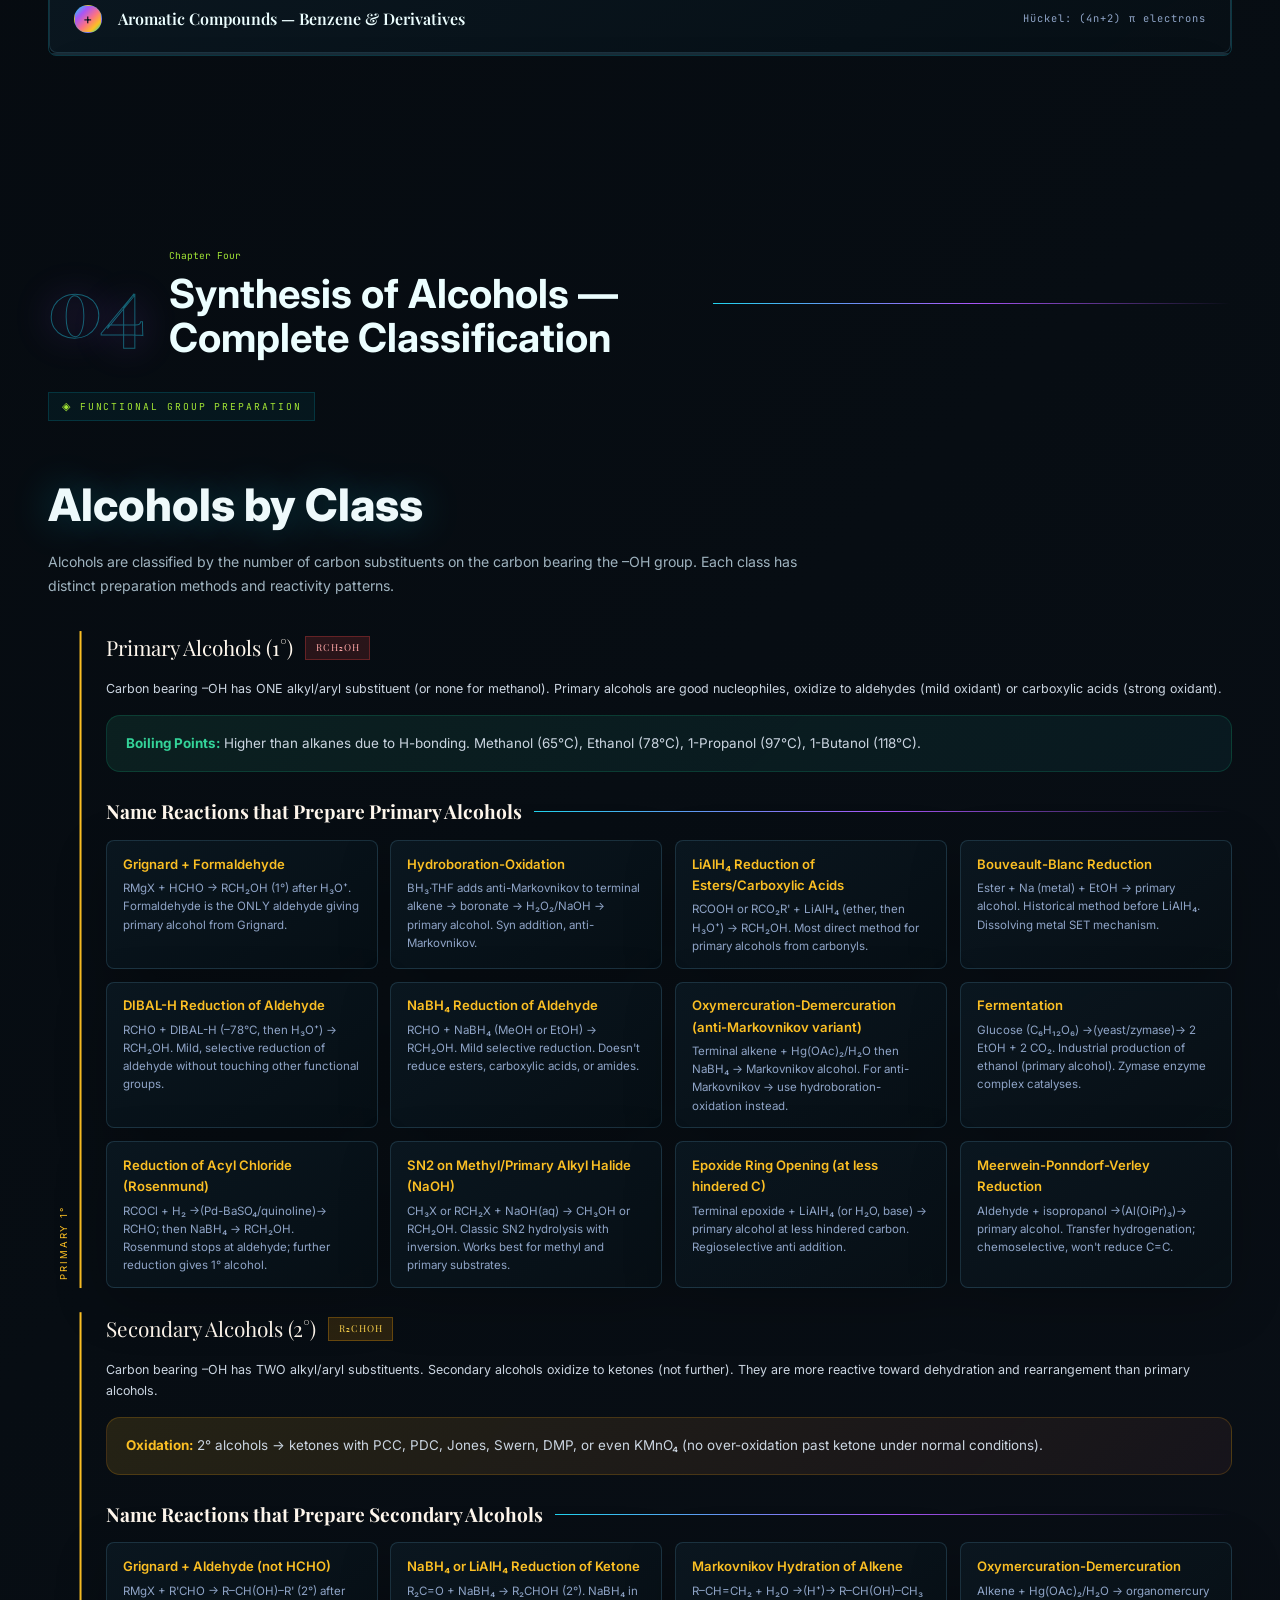
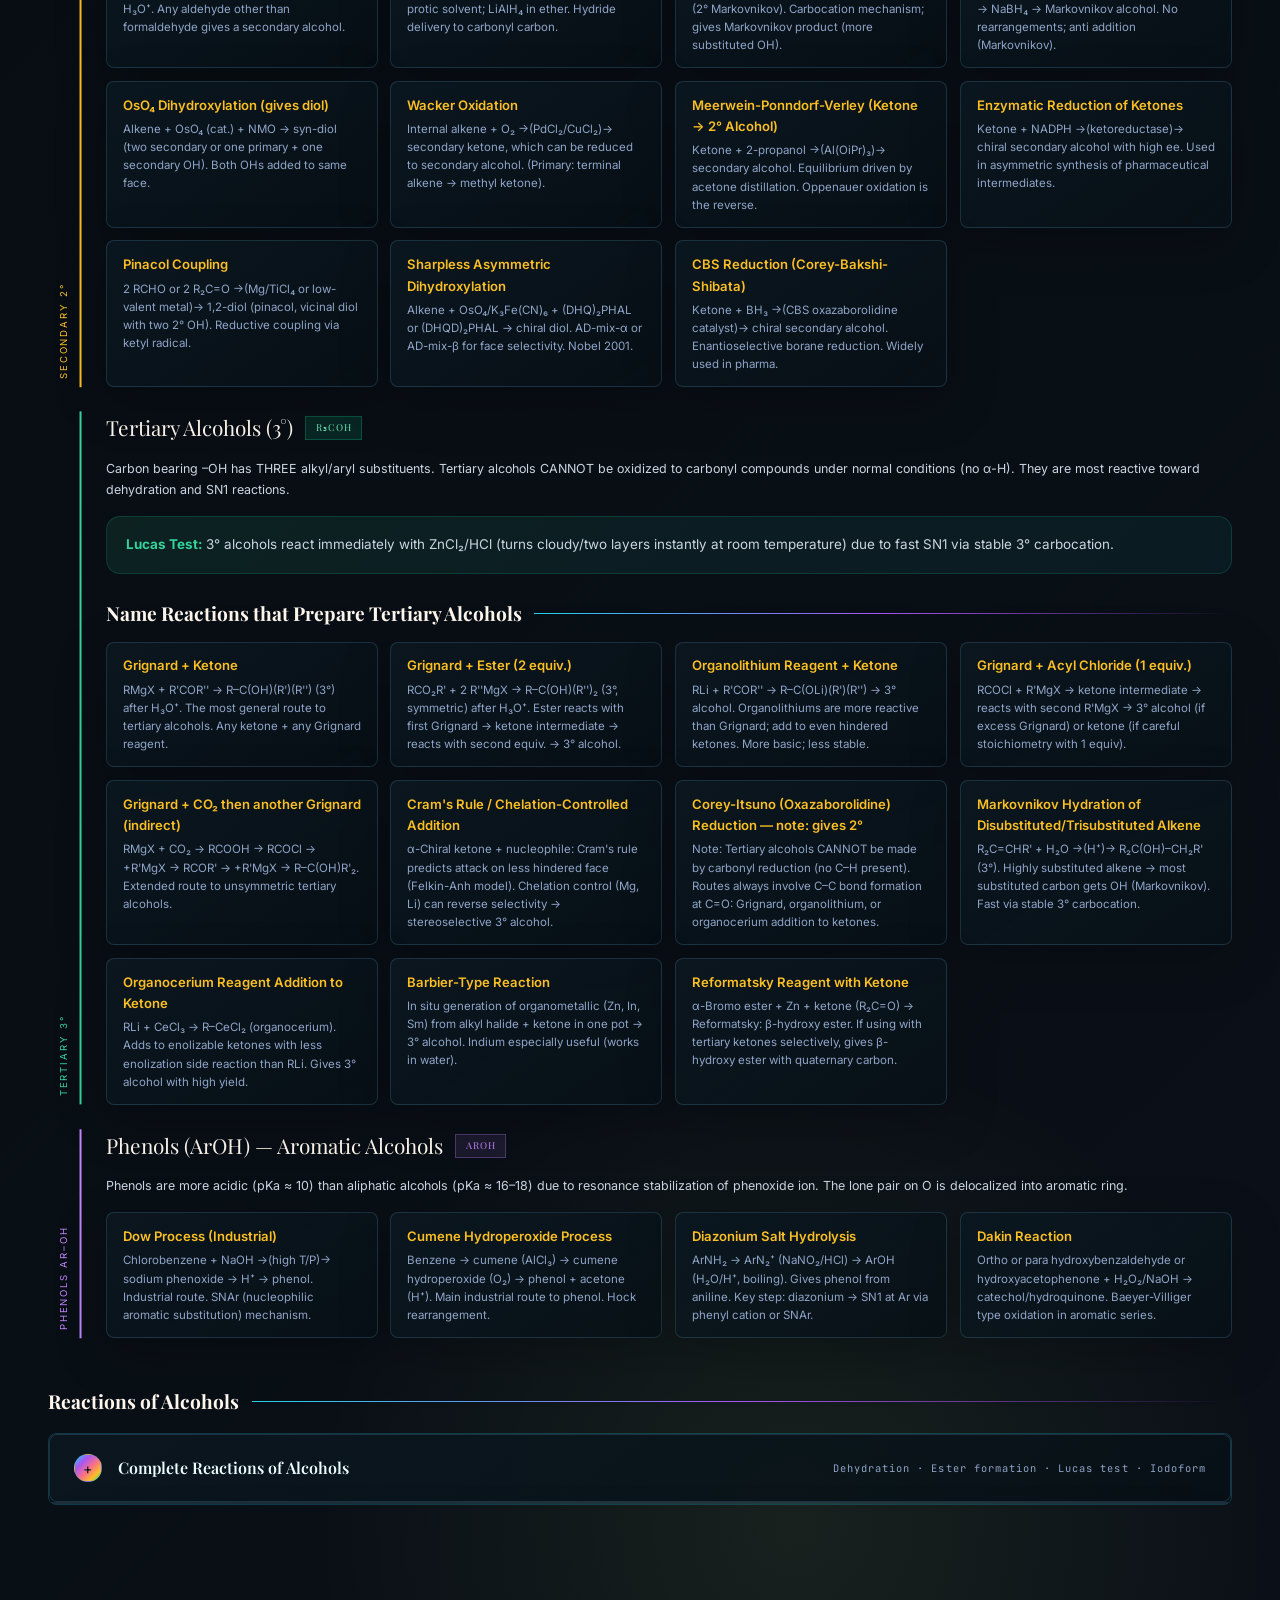
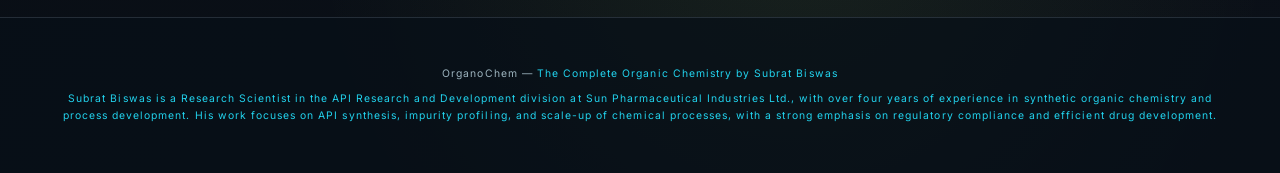
<file: parts/part-03-functional-groups.html>
﻿<!DOCTYPE html>
<html lang="en">
<head>
<meta charset="UTF-8">
<meta name="viewport" content="width=device-width, initial-scale=1.0">
<title>Part 03 - Functional Group Chemistry</title>
<link href="https://fonts.googleapis.com/css2?family=Inter:wght@400;500;600;700&family=Playfair+Display:ital,wght@0,400;0,700;0,900;1,400&family=JetBrains+Mono:wght@300;400;600&family=Cormorant+Garamond:ital,wght@0,300;0,600;1,300&display=swap" rel="stylesheet">
<link rel="stylesheet" href="../assets/css/style.css">
</head>
<body data-multi-page="true" id="top">
<div class="progress-bar" id="progress"></div>
<canvas id="bg-canvas"></canvas>
<div class="overlay-backdrop" id="backdrop" onclick="closeDetail()"></div>
<div class="detail-overlay" id="detailPanel">
  <div onclick="closeDetail()" class="detail-close">âœ•</div>
  <div id="detailContent"></div>
</div>
<nav>
  <div class="nav-logo"><a href="../index.html" style="text-decoration:none;color:inherit">OrganoChem</a></div>
  <ul class="nav-links">
    <li><a href="../index.html">Index</a></li>
    <li><a href="../pdf-notes.html">PDF Notes</a></li>
    <li class="parts-menu">
      <button class="parts-button" type="button">Parts</button>
      <div class="parts-dropdown">
        <a href="../parts/part-01-goc.html"><span>01</span>General Organic Chemistry</a>
        <a href="../parts/part-02-stereochemistry.html"><span>02</span>Stereochemistry</a>
        <a href="../parts/part-03-functional-groups.html"><span>03</span>Functional Group Chemistry</a>
        <a href="../parts/part-04-redox.html"><span>04</span>Oxidation & Reduction</a>
        <a href="../parts/part-05-rearrangements.html"><span>05</span>Rearrangement Reactions</a>
        <a href="../parts/part-06-couplings.html"><span>06</span>Coupling Reactions</a>
        <a href="../parts/part-07-named-reactions.html"><span>07</span>Named Reactions</a>
        <a href="../parts/part-08-analytical.html"><span>08</span>Analytical & Practical Organic</a>
        <a href="../parts/part-09-pharma-industrial.html"><span>09</span>Industrial & Pharma Organic Chemistry</a>
        <a href="../parts/part-10-advanced.html"><span>10</span>Advanced Concepts</a>
        <a href="../interview.html"><span>IV</span>Interview Preparation</a>
        <a href="../structure-editor.html"><span>SE</span>Online Structure Editor</a>
      </div>
    </li>
    <li><a href="../interview.html">Interview</a></li>
  </ul>
  <div class="nav-actions">
    <button class="theme-toggle" id="themeToggle" type="button" aria-label="Switch to light mode" title="Toggle dark / light mode"></button>
    <div class="nav-indicator"></div>
  </div>
</nav>
<aside class="floating-toc" aria-label="Chapter navigation">
  <a href="../parts/part-01-goc.html" title="GOC">01</a>
  <a href="../parts/part-02-stereochemistry.html" title="Stereochemistry">02</a>
  <a href="../parts/part-03-functional-groups.html" title="Functional Groups">03</a>
  <a href="../parts/part-04-redox.html" title="Oxidation & Reduction">04</a>
  <a href="../parts/part-05-rearrangements.html" title="Rearrangements">05</a>
  <a href="../parts/part-06-couplings.html" title="Couplings">06</a>
  <a href="../parts/part-07-named-reactions.html" title="Named Reactions">07</a>
  <a href="../parts/part-08-analytical.html" title="Analytical">08</a>
  <a href="../parts/part-09-pharma-industrial.html" title="Pharma">09</a>
  <a href="../parts/part-10-advanced.html" title="Advanced">10</a>
  <a href="../interview.html" title="Interview Prep">IV</a>
</aside>
<a class="top-button" href="#top" title="Back to top">â†‘</a>
<main>
<section id="functional-groups" class="atlas-page active">
  <div class="chapter-divider">
    <div class="chapter-num">03</div>
    <div class="chapter-info">
      <div class="chapter-label">Chapter Two</div>
      <div class="chapter-title">Functional Groups & Compound Classes</div>
    </div>
    <div class="chapter-line"></div>
  </div>
  <div class="content-area">
    <div class="section-badge">Functional Groups</div>
    <h2 class="glow-header">The Language of Reactivity</h2>
    <p class="glow-sub">Functional groups are specific atomic groupings that impart characteristic chemical behavior. Mastering them is mastering organic chemistry.</p>
    <div class="page-actions"><a class="page-pill" href="../index.html">Back to Master Index</a><a class="page-pill" href="../parts/part-03-functional-groups.html#alcohols">Deep Dive: Alcohols</a><a class="page-pill" href="../parts/part-04-redox.html">Next: Ox/Red</a></div>
    <div class="syllabus-list">
      <div class="syllabus-item"><strong>17. Hydrocarbons</strong><span>Alkanes, alkenes, alkynes, aromatic hydrocarbons, addition and substitution logic.</span></div>
      <div class="syllabus-item"><strong>18. Alkyl Halides</strong><span>SN1/SN2, E1/E2, leaving-group ability, solvent and nucleophile effects.</span></div>
      <div class="syllabus-item"><strong>19. Alcohols & Phenols</strong><span>Preparation, acidity, oxidation, dehydration, substitution, protection.</span></div>
      <div class="syllabus-item"><strong>20. Aldehydes & Ketones</strong><span>Nucleophilic addition, imines, acetals, aldol, oxidation/reduction.</span></div>
      <div class="syllabus-item"><strong>21. Carboxylic Acids</strong><span>Acidity, acid derivatives, esterification, amidation, reduction.</span></div>
      <div class="syllabus-item"><strong>22. Amines & Amides</strong><span>Basicity, acylation, diazonium chemistry, amide stability and reduction.</span></div>
      <div class="syllabus-item"><strong>23. Heterocycles</strong><span>Nitrogen, oxygen, sulfur heterocycles; pharma scaffolds and aromaticity.</span></div>
    </div>

    <div class="fg-grid">
      <div class="fg-card" onclick="showDetail('alkane')"><div class="fg-formula">C–H</div><div class="fg-name">Alkane</div></div>
      <div class="fg-card" onclick="showDetail('alkene')"><div class="fg-formula">C=C</div><div class="fg-name">Alkene</div></div>
      <div class="fg-card" onclick="showDetail('alkyne')"><div class="fg-formula">C≡C</div><div class="fg-name">Alkyne</div></div>
      <div class="fg-card" onclick="showDetail('arene')"><div class="fg-formula">Ar</div><div class="fg-name">Arene</div></div>
      <div class="fg-card" onclick="showDetail('alcohol_fg')"><div class="fg-formula">–OH</div><div class="fg-name">Alcohol</div></div>
      <div class="fg-card" onclick="showDetail('ether_fg')"><div class="fg-formula">–O–</div><div class="fg-name">Ether</div></div>
      <div class="fg-card" onclick="showDetail('aldehyde')"><div class="fg-formula">–CHO</div><div class="fg-name">Aldehyde</div></div>
      <div class="fg-card" onclick="showDetail('ketone_fg')"><div class="fg-formula">C=O</div><div class="fg-name">Ketone</div></div>
      <div class="fg-card" onclick="showDetail('carboxyl')"><div class="fg-formula">–COOH</div><div class="fg-name">Carboxylic Acid</div></div>
      <div class="fg-card" onclick="showDetail('ester')"><div class="fg-formula">–COO–</div><div class="fg-name">Ester</div></div>
      <div class="fg-card" onclick="showDetail('amide_fg')"><div class="fg-formula">–CONH₂</div><div class="fg-name">Amide</div></div>
      <div class="fg-card" onclick="showDetail('amine_fg')"><div class="fg-formula">–NH₂</div><div class="fg-name">Amine</div></div>
      <div class="fg-card" onclick="showDetail('halide')"><div class="fg-formula">–X</div><div class="fg-name">Alkyl Halide</div></div>
      <div class="fg-card" onclick="showDetail('nitrile')"><div class="fg-formula">–C≡N</div><div class="fg-name">Nitrile</div></div>
      <div class="fg-card" onclick="showDetail('thiol')"><div class="fg-formula">–SH</div><div class="fg-name">Thiol</div></div>
      <div class="fg-card" onclick="showDetail('sulfide')"><div class="fg-formula">–S–</div><div class="fg-name">Sulfide</div></div>
      <div class="fg-card" onclick="showDetail('epoxide')"><div class="fg-formula">△O</div><div class="fg-name">Epoxide</div></div>
      <div class="fg-card" onclick="showDetail('anhydride')"><div class="fg-formula">–CO–O–CO–</div><div class="fg-name">Anhydride</div></div>
    </div>

    <!-- Hydrocarbons accordion -->
    <h3 class="sub">Hydrocarbons</h3>
    <div class="accordion">
      <div class="accordion-item" id="acc-alkanes">
        <div class="accordion-header" onclick="toggleAcc('acc-alkanes')">
          <div class="accordion-icon">+</div>
          <div class="accordion-label">Alkanes — Saturated Hydrocarbons (CₙH₂ₙ₊₂)</div>
          <div class="accordion-meta">sp³ · σ bonds only</div>
        </div>
        <div class="accordion-body">
          <div class="accordion-content">
            <p style="font-size:0.78rem;color:var(--text2);line-height:1.8;margin-bottom:1rem">Alkanes contain only C–H and C–C single bonds. They are the least reactive class of organic compounds. Their reactions are primarily <strong>free radical halogenation</strong> and <strong>combustion</strong>.</p>
            <table class="chem-table">
              <thead><tr><th>Alkane</th><th>Formula</th><th>BP (°C)</th><th>State</th></tr></thead>
              <tbody>
                <tr><td>Methane</td><td>CH₄</td><td>–161.5</td><td>Gas</td></tr>
                <tr><td>Ethane</td><td>C₂H₆</td><td>–88.6</td><td>Gas</td></tr>
                <tr><td>Propane</td><td>C₃H₈</td><td>–42.1</td><td>Gas</td></tr>
                <tr><td>Butane</td><td>C₄H₁₀</td><td>–0.5</td><td>Gas</td></tr>
                <tr><td>Pentane</td><td>C₅H₁₂</td><td>36.1</td><td>Liquid</td></tr>
                <tr><td>Hexane</td><td>C₆H₁₄</td><td>68.7</td><td>Liquid</td></tr>
                <tr><td>Octane</td><td>C₈H₁₈</td><td>125.7</td><td>Liquid</td></tr>
                <tr><td>Hexadecane</td><td>C₁₆H₃₄</td><td>287</td><td>Liquid</td></tr>
              </tbody>
            </table>
            <div class="info-box"><strong>Key Reactions:</strong> Free Radical Halogenation (Cl₂/hν), Combustion (O₂/Δ), Pyrolysis (Δ), Isomerization (AlCl₃), Dehydrogenation (Cr₂O₃/Δ)</div>
          </div>
        </div>
      </div>

      <div class="accordion-item" id="acc-alkenes">
        <div class="accordion-header" onclick="toggleAcc('acc-alkenes')">
          <div class="accordion-icon">+</div>
          <div class="accordion-label">Alkenes — Unsaturated Hydrocarbons (CₙH₂ₙ)</div>
          <div class="accordion-meta">sp² · Contains C=C π bond</div>
        </div>
        <div class="accordion-body">
          <div class="accordion-content">
            <p style="font-size:0.78rem;color:var(--text2);line-height:1.8;margin-bottom:1rem">The C=C double bond makes alkenes much more reactive than alkanes. The π electrons are targets for electrophilic addition reactions. Markovnikov's rule governs regioselectivity.</p>
            <div class="info-box"><strong>Electrophilic Addition:</strong> HX (Markovnikov), H₂O (acid-catalysed), Br₂ (anti addition), H₂ (syn addition/catalytic hydrogenation), HOX (halohydrin formation)</div>
            <div class="info-box"><strong>Oxidation Reactions:</strong> Epoxidation (mCPBA), Dihydroxylation (OsO₄), Ozonolysis (O₃), Wacker Oxidation (PdCl₂)</div>
            <div class="reaction-eq">CH₂=CH₂ + HBr → CH₃–CH₂Br (Markovnikov addition)</div>
            <div class="reaction-eq">CH₂=CH₂ + Br₂ (CCl₄) → BrCH₂–CH₂Br (anti addition)</div>
          </div>
        </div>
      </div>

      <div class="accordion-item" id="acc-alkynes">
        <div class="accordion-header" onclick="toggleAcc('acc-alkynes')">
          <div class="accordion-icon">+</div>
          <div class="accordion-label">Alkynes — Triple Bond Hydrocarbons (CₙH₂ₙ₋₂)</div>
          <div class="accordion-meta">sp · Contains C≡C</div>
        </div>
        <div class="accordion-body">
          <div class="accordion-content">
            <p style="font-size:0.78rem;color:var(--text2);line-height:1.8;margin-bottom:1rem">Terminal alkynes (RC≡CH) have weakly acidic terminal H (pKa ≈ 25) and form acetylide anions with strong bases. React via electrophilic addition (twice) or nucleophilic addition.</p>
            <div class="info-box"><strong>Key Reactions:</strong> Hydration (H₂SO₄/HgSO₄ → ketone via Markovnikov), Hydrohalogenation (2× HX), Halogenation (2× X₂), Lindlar hydrogenation (→ cis alkene), Na/NH₃ reduction (→ trans alkene), Alkylation of terminal alkynes</div>
            <div class="reaction-eq">RC≡CH + NaNH₂ → RC≡C⁻Na⁺ + NH₃ (acetylide formation)</div>
          </div>
        </div>
      </div>

      <div class="accordion-item" id="acc-arenes">
        <div class="accordion-header" onclick="toggleAcc('acc-arenes')">
          <div class="accordion-icon">+</div>
          <div class="accordion-label">Aromatic Compounds — Benzene & Derivatives</div>
          <div class="accordion-meta">Hückel: (4n+2) π electrons</div>
        </div>
        <div class="accordion-body">
          <div class="accordion-content">
            <p style="font-size:0.78rem;color:var(--text2);line-height:1.8;margin-bottom:1rem">Aromaticity requires: planar molecule, cyclic conjugation, (4n+2) π electrons (Hückel's rule). Benzene undergoes Electrophilic Aromatic Substitution (EAS) rather than addition to preserve aromaticity.</p>
            <div class="info-box"><strong>EAS Reactions:</strong> Halogenation (X₂/FeX₃), Nitration (HNO₃/H₂SO₄), Sulfonation (SO₃/H₂SO₄), Friedel-Crafts Alkylation (RX/AlCl₃), Friedel-Crafts Acylation (RCOCl/AlCl₃)</div>
            <div class="info-box"><strong>Activating Groups (ortho/para directors):</strong> –OH, –OR, –NH₂, –NHR, –NR₂, –NHCOR, –R, –Ar</div>
            <div class="warn-box"><strong>Deactivating Groups (meta directors):</strong> –NO₂, –CN, –COOH, –SO₃H, –CHO, –COR, –CCl₃</div>
          </div>
        </div>
      </div>
    </div>
  </div>
</section>
<section id="alcohols" class="atlas-page active">
  <div class="chapter-divider">
    <div class="chapter-num">04</div>
    <div class="chapter-info">
      <div class="chapter-label">Chapter Four</div>
      <div class="chapter-title">Synthesis of Alcohols — Complete Classification</div>
    </div>
    <div class="chapter-line"></div>
  </div>
  <div class="content-area">
    <div class="section-badge">Functional Group Preparation</div>
    <h2 class="glow-header">Alcohols by Class</h2>
    <p class="glow-sub">Alcohols are classified by the number of carbon substituents on the carbon bearing the –OH group. Each class has distinct preparation methods and reactivity patterns.</p>

    <!-- PRIMARY ALCOHOLS -->
    <div class="alcohol-branch">
      <div class="branch-label">Primary 1°</div>
      <div class="branch-content">
        <div class="branch-title">
          Primary Alcohols (1°)
          <span class="branch-badge badge-1">RCH₂OH</span>
        </div>
        <p style="font-size:0.78rem;color:var(--text2);line-height:1.7;margin-bottom:1rem">Carbon bearing –OH has ONE alkyl/aryl substituent (or none for methanol). Primary alcohols are good nucleophiles, oxidize to aldehydes (mild oxidant) or carboxylic acids (strong oxidant).</p>
        <div class="info-box"><strong>Boiling Points:</strong> Higher than alkanes due to H-bonding. Methanol (65°C), Ethanol (78°C), 1-Propanol (97°C), 1-Butanol (118°C).</div>

        <h3 class="sub">Name Reactions that Prepare Primary Alcohols</h3>
        <div class="reactions-list">
          <div class="mini-reaction" onclick="showDetail('grignard_primary')">
            <div class="mini-name">Grignard + Formaldehyde</div>
            <div class="mini-desc">RMgX + HCHO → RCH₂OH (1°) after H₃O⁺. Formaldehyde is the ONLY aldehyde giving primary alcohol from Grignard.</div>
          </div>
          <div class="mini-reaction" onclick="showDetail('hc_hydroboration')">
            <div class="mini-name">Hydroboration-Oxidation</div>
            <div class="mini-desc">BH₃·THF adds anti-Markovnikov to terminal alkene → boronate → H₂O₂/NaOH → primary alcohol. Syn addition, anti-Markovnikov.</div>
          </div>
          <div class="mini-reaction" onclick="showDetail('lah_ester')">
            <div class="mini-name">LiAlH₄ Reduction of Esters/Carboxylic Acids</div>
            <div class="mini-desc">RCOOH or RCO₂R' + LiAlH₄ (ether, then H₃O⁺) → RCH₂OH. Most direct method for primary alcohols from carbonyls.</div>
          </div>
          <div class="mini-reaction" onclick="showDetail('bouveault')">
            <div class="mini-name">Bouveault-Blanc Reduction</div>
            <div class="mini-desc">Ester + Na (metal) + EtOH → primary alcohol. Historical method before LiAlH₄. Dissolving metal SET mechanism.</div>
          </div>
          <div class="mini-reaction" onclick="showDetail('dibal_aldehyde')">
            <div class="mini-name">DIBAL-H Reduction of Aldehyde</div>
            <div class="mini-desc">RCHO + DIBAL-H (–78°C, then H₃O⁺) → RCH₂OH. Mild, selective reduction of aldehyde without touching other functional groups.</div>
          </div>
          <div class="mini-reaction" onclick="showDetail('swern_rev')">
            <div class="mini-name">NaBH₄ Reduction of Aldehyde</div>
            <div class="mini-desc">RCHO + NaBH₄ (MeOH or EtOH) → RCH₂OH. Mild selective reduction. Doesn't reduce esters, carboxylic acids, or amides.</div>
          </div>
          <div class="mini-reaction" onclick="showDetail('wacker_prim')">
            <div class="mini-name">Oxymercuration-Demercuration (anti-Markovnikov variant)</div>
            <div class="mini-desc">Terminal alkene + Hg(OAc)₂/H₂O then NaBH₄ → Markovnikov alcohol. For anti-Markovnikov → use hydroboration-oxidation instead.</div>
          </div>
          <div class="mini-reaction" onclick="showDetail('fermentation')">
            <div class="mini-name">Fermentation</div>
            <div class="mini-desc">Glucose (C₆H₁₂O₆) →(yeast/zymase)→ 2 EtOH + 2 CO₂. Industrial production of ethanol (primary alcohol). Zymase enzyme complex catalyses.</div>
          </div>
          <div class="mini-reaction" onclick="showDetail('kolbe_prim')">
            <div class="mini-name">Reduction of Acyl Chloride (Rosenmund)</div>
            <div class="mini-desc">RCOCl + H₂ →(Pd-BaSO₄/quinoline)→ RCHO; then NaBH₄ → RCH₂OH. Rosenmund stops at aldehyde; further reduction gives 1° alcohol.</div>
          </div>
          <div class="mini-reaction" onclick="showDetail('sn2_oh')">
            <div class="mini-name">SN2 on Methyl/Primary Alkyl Halide (NaOH)</div>
            <div class="mini-desc">CH₃X or RCH₂X + NaOH(aq) → CH₃OH or RCH₂OH. Classic SN2 hydrolysis with inversion. Works best for methyl and primary substrates.</div>
          </div>
          <div class="mini-reaction" onclick="showDetail('epoxide_open_prim')">
            <div class="mini-name">Epoxide Ring Opening (at less hindered C)</div>
            <div class="mini-desc">Terminal epoxide + LiAlH₄ (or H₂O, base) → primary alcohol at less hindered carbon. Regioselective anti addition.</div>
          </div>
          <div class="mini-reaction" onclick="showDetail('oppenauer_rev')">
            <div class="mini-name">Meerwein-Ponndorf-Verley Reduction</div>
            <div class="mini-desc">Aldehyde + isopropanol →(Al(OiPr)₃)→ primary alcohol. Transfer hydrogenation; chemoselective, won't reduce C=C.</div>
          </div>
        </div>
      </div>
    </div>

    <!-- SECONDARY ALCOHOLS -->
    <div class="alcohol-branch">
      <div class="branch-label" style="border-left-color:var(--accent4);color:var(--accent4)">Secondary 2°</div>
      <div class="branch-content">
        <div class="branch-title">
          Secondary Alcohols (2°)
          <span class="branch-badge badge-2">R₂CHOH</span>
        </div>
        <p style="font-size:0.78rem;color:var(--text2);line-height:1.7;margin-bottom:1rem">Carbon bearing –OH has TWO alkyl/aryl substituents. Secondary alcohols oxidize to ketones (not further). They are more reactive toward dehydration and rearrangement than primary alcohols.</p>
        <div class="warn-box"><strong>Oxidation:</strong> 2° alcohols → ketones with PCC, PDC, Jones, Swern, DMP, or even KMnO₄ (no over-oxidation past ketone under normal conditions).</div>

        <h3 class="sub">Name Reactions that Prepare Secondary Alcohols</h3>
        <div class="reactions-list">
          <div class="mini-reaction" onclick="showDetail('grignard_ald')">
            <div class="mini-name">Grignard + Aldehyde (not HCHO)</div>
            <div class="mini-desc">RMgX + R'CHO → R–CH(OH)–R' (2°) after H₃O⁺. Any aldehyde other than formaldehyde gives a secondary alcohol.</div>
          </div>
          <div class="mini-reaction" onclick="showDetail('nabh4_ketone')">
            <div class="mini-name">NaBH₄ or LiAlH₄ Reduction of Ketone</div>
            <div class="mini-desc">R₂C=O + NaBH₄ → R₂CHOH (2°). NaBH₄ in protic solvent; LiAlH₄ in ether. Hydride delivery to carbonyl carbon.</div>
          </div>
          <div class="mini-reaction" onclick="showDetail('markov_add')">
            <div class="mini-name">Markovnikov Hydration of Alkene</div>
            <div class="mini-desc">R–CH=CH₂ + H₂O →(H⁺)→ R–CH(OH)–CH₃ (2° Markovnikov). Carbocation mechanism; gives Markovnikov product (more substituted OH).</div>
          </div>
          <div class="mini-reaction" onclick="showDetail('oxymercuration')">
            <div class="mini-name">Oxymercuration-Demercuration</div>
            <div class="mini-desc">Alkene + Hg(OAc)₂/H₂O → organomercury → NaBH₄ → Markovnikov alcohol. No rearrangements; anti addition (Markovnikov).</div>
          </div>
          <div class="mini-reaction" onclick="showDetail('dihydroxylation')">
            <div class="mini-name">OsO₄ Dihydroxylation (gives diol)</div>
            <div class="mini-desc">Alkene + OsO₄ (cat.) + NMO → syn-diol (two secondary or one primary + one secondary OH). Both OHs added to same face.</div>
          </div>
          <div class="mini-reaction" onclick="showDetail('wacker')">
            <div class="mini-name">Wacker Oxidation</div>
            <div class="mini-desc">Internal alkene + O₂ →(PdCl₂/CuCl₂)→ secondary ketone, which can be reduced to secondary alcohol. (Primary: terminal alkene → methyl ketone).</div>
          </div>
          <div class="mini-reaction" onclick="showDetail('mwv')">
            <div class="mini-name">Meerwein-Ponndorf-Verley (Ketone → 2° Alcohol)</div>
            <div class="mini-desc">Ketone + 2-propanol →(Al(OiPr)₃)→ secondary alcohol. Equilibrium driven by acetone distillation. Oppenauer oxidation is the reverse.</div>
          </div>
          <div class="mini-reaction" onclick="showDetail('enzymatic_ketone')">
            <div class="mini-name">Enzymatic Reduction of Ketones</div>
            <div class="mini-desc">Ketone + NADPH →(ketoreductase)→ chiral secondary alcohol with high ee. Used in asymmetric synthesis of pharmaceutical intermediates.</div>
          </div>
          <div class="mini-reaction" onclick="showDetail('pinacol_coup')">
            <div class="mini-name">Pinacol Coupling</div>
            <div class="mini-desc">2 RCHO or 2 R₂C=O →(Mg/TiCl₄ or low-valent metal)→ 1,2-diol (pinacol, vicinal diol with two 2° OH). Reductive coupling via ketyl radical.</div>
          </div>
          <div class="mini-reaction" onclick="showDetail('sharples_sec')">
            <div class="mini-name">Sharpless Asymmetric Dihydroxylation</div>
            <div class="mini-desc">Alkene + OsO₄/K₃Fe(CN)₆ + (DHQ)₂PHAL or (DHQD)₂PHAL → chiral diol. AD-mix-α or AD-mix-β for face selectivity. Nobel 2001.</div>
          </div>
          <div class="mini-reaction" onclick="showDetail('cbz_sec')">
            <div class="mini-name">CBS Reduction (Corey-Bakshi-Shibata)</div>
            <div class="mini-desc">Ketone + BH₃ →(CBS oxazaborolidine catalyst)→ chiral secondary alcohol. Enantioselective borane reduction. Widely used in pharma.</div>
          </div>
        </div>
      </div>
    </div>

    <!-- TERTIARY ALCOHOLS -->
    <div class="alcohol-branch">
      <div class="branch-label" style="border-left-color:var(--accent3);color:var(--accent3)">Tertiary 3°</div>
      <div class="branch-content">
        <div class="branch-title">
          Tertiary Alcohols (3°)
          <span class="branch-badge badge-3">R₃COH</span>
        </div>
        <p style="font-size:0.78rem;color:var(--text2);line-height:1.7;margin-bottom:1rem">Carbon bearing –OH has THREE alkyl/aryl substituents. Tertiary alcohols CANNOT be oxidized to carbonyl compounds under normal conditions (no α-H). They are most reactive toward dehydration and SN1 reactions.</p>
        <div class="info-box"><strong>Lucas Test:</strong> 3° alcohols react immediately with ZnCl₂/HCl (turns cloudy/two layers instantly at room temperature) due to fast SN1 via stable 3° carbocation.</div>

        <h3 class="sub">Name Reactions that Prepare Tertiary Alcohols</h3>
        <div class="reactions-list">
          <div class="mini-reaction" onclick="showDetail('grignard_ketone')">
            <div class="mini-name">Grignard + Ketone</div>
            <div class="mini-desc">RMgX + R'COR'' → R–C(OH)(R')(R'') (3°) after H₃O⁺. The most general route to tertiary alcohols. Any ketone + any Grignard reagent.</div>
          </div>
          <div class="mini-reaction" onclick="showDetail('grignard_ester')">
            <div class="mini-name">Grignard + Ester (2 equiv.)</div>
            <div class="mini-desc">RCO₂R' + 2 R''MgX → R–C(OH)(R'')₂ (3°, symmetric) after H₃O⁺. Ester reacts with first Grignard → ketone intermediate → reacts with second equiv. → 3° alcohol.</div>
          </div>
          <div class="mini-reaction" onclick="showDetail('organolithium')">
            <div class="mini-name">Organolithium Reagent + Ketone</div>
            <div class="mini-desc">RLi + R'COR'' → R–C(OLi)(R')(R'') → 3° alcohol. Organolithiums are more reactive than Grignard; add to even hindered ketones. More basic; less stable.</div>
          </div>
          <div class="mini-reaction" onclick="showDetail('tert_rearr')">
            <div class="mini-name">Grignard + Acyl Chloride (1 equiv.)</div>
            <div class="mini-desc">RCOCl + R'MgX → ketone intermediate → reacts with second R'MgX → 3° alcohol (if excess Grignard) or ketone (if careful stoichiometry with 1 equiv).</div>
          </div>
          <div class="mini-reaction" onclick="showDetail('pinacol_tert')">
            <div class="mini-name">Grignard + CO₂ then another Grignard (indirect)</div>
            <div class="mini-desc">RMgX + CO₂ → RCOOH → RCOCl → +R'MgX → RCOR' → +R'MgX → R–C(OH)R'₂. Extended route to unsymmetric tertiary alcohols.</div>
          </div>
          <div class="mini-reaction" onclick="showDetail('cram')">
            <div class="mini-name">Cram's Rule / Chelation-Controlled Addition</div>
            <div class="mini-desc">α-Chiral ketone + nucleophile: Cram's rule predicts attack on less hindered face (Felkin-Anh model). Chelation control (Mg, Li) can reverse selectivity → stereoselective 3° alcohol.</div>
          </div>
          <div class="mini-reaction" onclick="showDetail('petersen_tert')">
            <div class="mini-name">Corey-Itsuno (Oxazaborolidine) Reduction — note: gives 2°</div>
            <div class="mini-desc">Note: Tertiary alcohols CANNOT be made by carbonyl reduction (no C–H present). Routes always involve C–C bond formation at C=O: Grignard, organolithium, or organocerium addition to ketones.</div>
          </div>
          <div class="mini-reaction" onclick="showDetail('hydration_tert')">
            <div class="mini-name">Markovnikov Hydration of Disubstituted/Trisubstituted Alkene</div>
            <div class="mini-desc">R₂C=CHR' + H₂O →(H⁺)→ R₂C(OH)–CH₂R' (3°). Highly substituted alkene → most substituted carbon gets OH (Markovnikov). Fast via stable 3° carbocation.</div>
          </div>
          <div class="mini-reaction" onclick="showDetail('organocerium')">
            <div class="mini-name">Organocerium Reagent Addition to Ketone</div>
            <div class="mini-desc">RLi + CeCl₃ → R–CeCl₂ (organocerium). Adds to enolizable ketones with less enolization side reaction than RLi. Gives 3° alcohol with high yield.</div>
          </div>
          <div class="mini-reaction" onclick="showDetail('pinacol_tert2')">
            <div class="mini-name">Barbier-Type Reaction</div>
            <div class="mini-desc">In situ generation of organometallic (Zn, In, Sm) from alkyl halide + ketone in one pot → 3° alcohol. Indium especially useful (works in water).</div>
          </div>
          <div class="mini-reaction" onclick="showDetail('dialkylzinc')">
            <div class="mini-name">Reformatsky Reagent with Ketone</div>
            <div class="mini-desc">α-Bromo ester + Zn + ketone (R₂C=O) → Reformatsky: β-hydroxy ester. If using with tertiary ketones selectively, gives β-hydroxy ester with quaternary carbon.</div>
          </div>
        </div>
      </div>
    </div>

    <!-- PHENOLS (Special Case) -->
    <div class="alcohol-branch" style="margin-top:1rem">
      <div class="branch-label" style="border-left-color:#c084fc;color:#c084fc">Phenols Ar–OH</div>
      <div class="branch-content">
        <div class="branch-title">
          Phenols (ArOH) — Aromatic Alcohols
          <span class="branch-badge" style="background:rgba(192,132,252,0.1);border:1px solid rgba(192,132,252,0.3);color:#c084fc">ArOH</span>
        </div>
        <p style="font-size:0.78rem;color:var(--text2);line-height:1.7;margin-bottom:1rem">Phenols are more acidic (pKa ≈ 10) than aliphatic alcohols (pKa ≈ 16–18) due to resonance stabilization of phenoxide ion. The lone pair on O is delocalized into aromatic ring.</p>
        <div class="reactions-list">
          <div class="mini-reaction" onclick="showDetail('dow')">
            <div class="mini-name">Dow Process (Industrial)</div>
            <div class="mini-desc">Chlorobenzene + NaOH →(high T/P)→ sodium phenoxide → H⁺ → phenol. Industrial route. SNAr (nucleophilic aromatic substitution) mechanism.</div>
          </div>
          <div class="mini-reaction" onclick="showDetail('cumene')">
            <div class="mini-name">Cumene Hydroperoxide Process</div>
            <div class="mini-desc">Benzene → cumene (AlCl₃) → cumene hydroperoxide (O₂) → phenol + acetone (H⁺). Main industrial route to phenol. Hock rearrangement.</div>
          </div>
          <div class="mini-reaction" onclick="showDetail('sandmeyer_oh')">
            <div class="mini-name">Diazonium Salt Hydrolysis</div>
            <div class="mini-desc">ArNH₂ → ArN₂⁺ (NaNO₂/HCl) → ArOH (H₂O/H⁺, boiling). Gives phenol from aniline. Key step: diazonium → SN1 at Ar via phenyl cation or SNAr.</div>
          </div>
          <div class="mini-reaction" onclick="showDetail('dakin')">
            <div class="mini-name">Dakin Reaction</div>
            <div class="mini-desc">Ortho or para hydroxybenzaldehyde or hydroxyacetophenone + H₂O₂/NaOH → catechol/hydroquinone. Baeyer-Villiger type oxidation in aromatic series.</div>
          </div>
        </div>
      </div>
    </div>

    <!-- REACTIONS OF ALCOHOLS -->
    <h3 class="sub" style="margin-top:3rem">Reactions of Alcohols</h3>
    <div class="accordion">
      <div class="accordion-item" id="acc-alc-rxns">
        <div class="accordion-header" onclick="toggleAcc('acc-alc-rxns')">
          <div class="accordion-icon">+</div>
          <div class="accordion-label">Complete Reactions of Alcohols</div>
          <div class="accordion-meta">Dehydration · Ester formation · Lucas test · Iodoform</div>
        </div>
        <div class="accordion-body">
          <div class="accordion-content">
            <table class="chem-table">
              <thead><tr><th>Reaction</th><th>Reagent/Conditions</th><th>Product</th><th>Notes</th></tr></thead>
              <tbody>
                <tr><td>Esterification (Fischer)</td><td>R'COOH + H⁺</td><td>Ester + H₂O</td><td>Reversible; remove H₂O to push equilibrium</td></tr>
                <tr><td>Acylation (Schotten-Baumann)</td><td>R'COCl or (R'CO)₂O</td><td>Ester</td><td>Faster than Fischer; irreversible</td></tr>
                <tr><td>Dehydration (intramolecular)</td><td>H₂SO₄ (conc.), 170°C</td><td>Alkene (E2/E1)</td><td>Zaitsev alkene; less water → favours alkene</td></tr>
                <tr><td>Dehydration (intermolecular)</td><td>H₂SO₄ (conc.), 140°C</td><td>Ether</td><td>SN2 pathway; requires more alcohol/lower T</td></tr>
                <tr><td>Conversion to halide (HX)</td><td>HI, HBr, HCl + ZnCl₂</td><td>Alkyl halide</td><td>Reactivity: HI > HBr > HCl; 3° > 2° > 1°</td></tr>
                <tr><td>Conversion to halide (SOCl₂)</td><td>SOCl₂ + pyridine</td><td>RCl (inversion)</td><td>Retention with pyridine; inversion in CCl₄</td></tr>
                <tr><td>Conversion to halide (PBr₃)</td><td>PBr₃</td><td>RBr (inversion)</td><td>SN2; clean inversion</td></tr>
                <tr><td>Mitsunobu</td><td>DIAD, PPh₃, AcOH</td><td>Inverted ester → hydrolysis → inverted alcohol</td><td>Net inversion; broad scope</td></tr>
                <tr><td>Oxidation (1°)</td><td>PCC (mild) or Jones</td><td>Aldehyde or acid</td><td>PCC stops at aldehyde; Jones gives acid</td></tr>
                <tr><td>Oxidation (2°)</td><td>PCC, Jones, Swern, DMP</td><td>Ketone</td><td>Cannot be further oxidized under normal conditions</td></tr>
                <tr><td>Iodoform Test</td><td>I₂/NaOH</td><td>CHI₃ (yellow ppt) + RCOO⁻</td><td>Only methyl ketones or CH₃CHOH– give CHI₃</td></tr>
                <tr><td>Lucas Test</td><td>ZnCl₂/conc. HCl</td><td>Alkyl chloride (turbidity)</td><td>3°: immediate; 2°: slow; 1°: no reaction at RT</td></tr>
                <tr><td>Reaction with Na metal</td><td>Na (metal)</td><td>Sodium alkoxide + H₂</td><td>R–OH + Na → R–O⁻Na⁺ + ½H₂</td></tr>
                <tr><td>Ring opening (epoxide)</td><td>H⁺ or base</td><td>Trans-diol (anti addition)</td><td>Acid: SN1-like at more substituted C; Base: SN2 at less substituted</td></tr>
              </tbody>
            </table>
          </div>
        </div>
      </div>
    </div>
  </div>
</section>
</main>
<footer>
  <p>OrganoChem — <span>The Complete Organic Chemistry by Subrat Biswas</span></p>
  <p style="margin-top:0.5rem"><span>Subrat Biswas is a Research Scientist in the API Research and Development division at Sun Pharmaceutical Industries Ltd., with over four years of experience in synthetic organic chemistry and process development. His work focuses on API synthesis, impurity profiling, and scale-up of chemical processes, with a strong emphasis on regulatory compliance and efficient drug development.</p>
</footer>
<script src="../assets/js/main.js?v=3"></script>
</body>
</html>
</file>
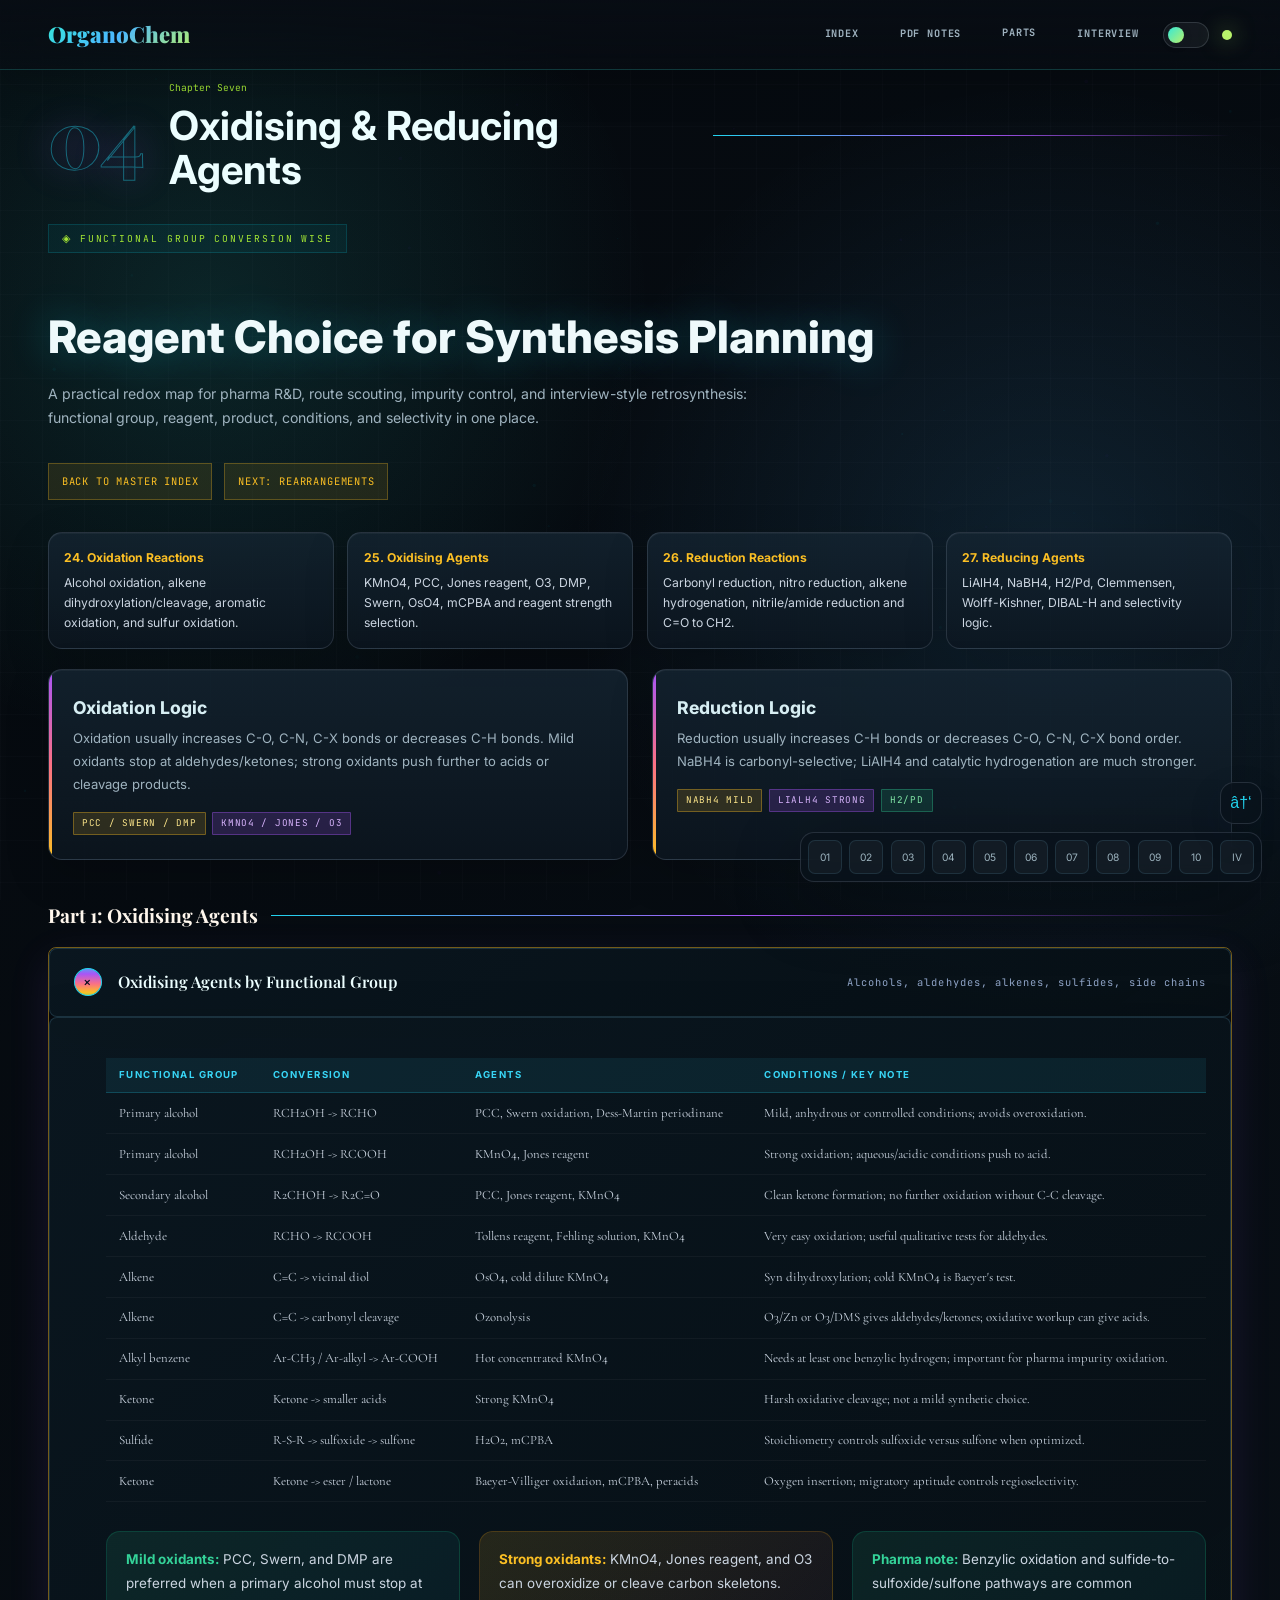
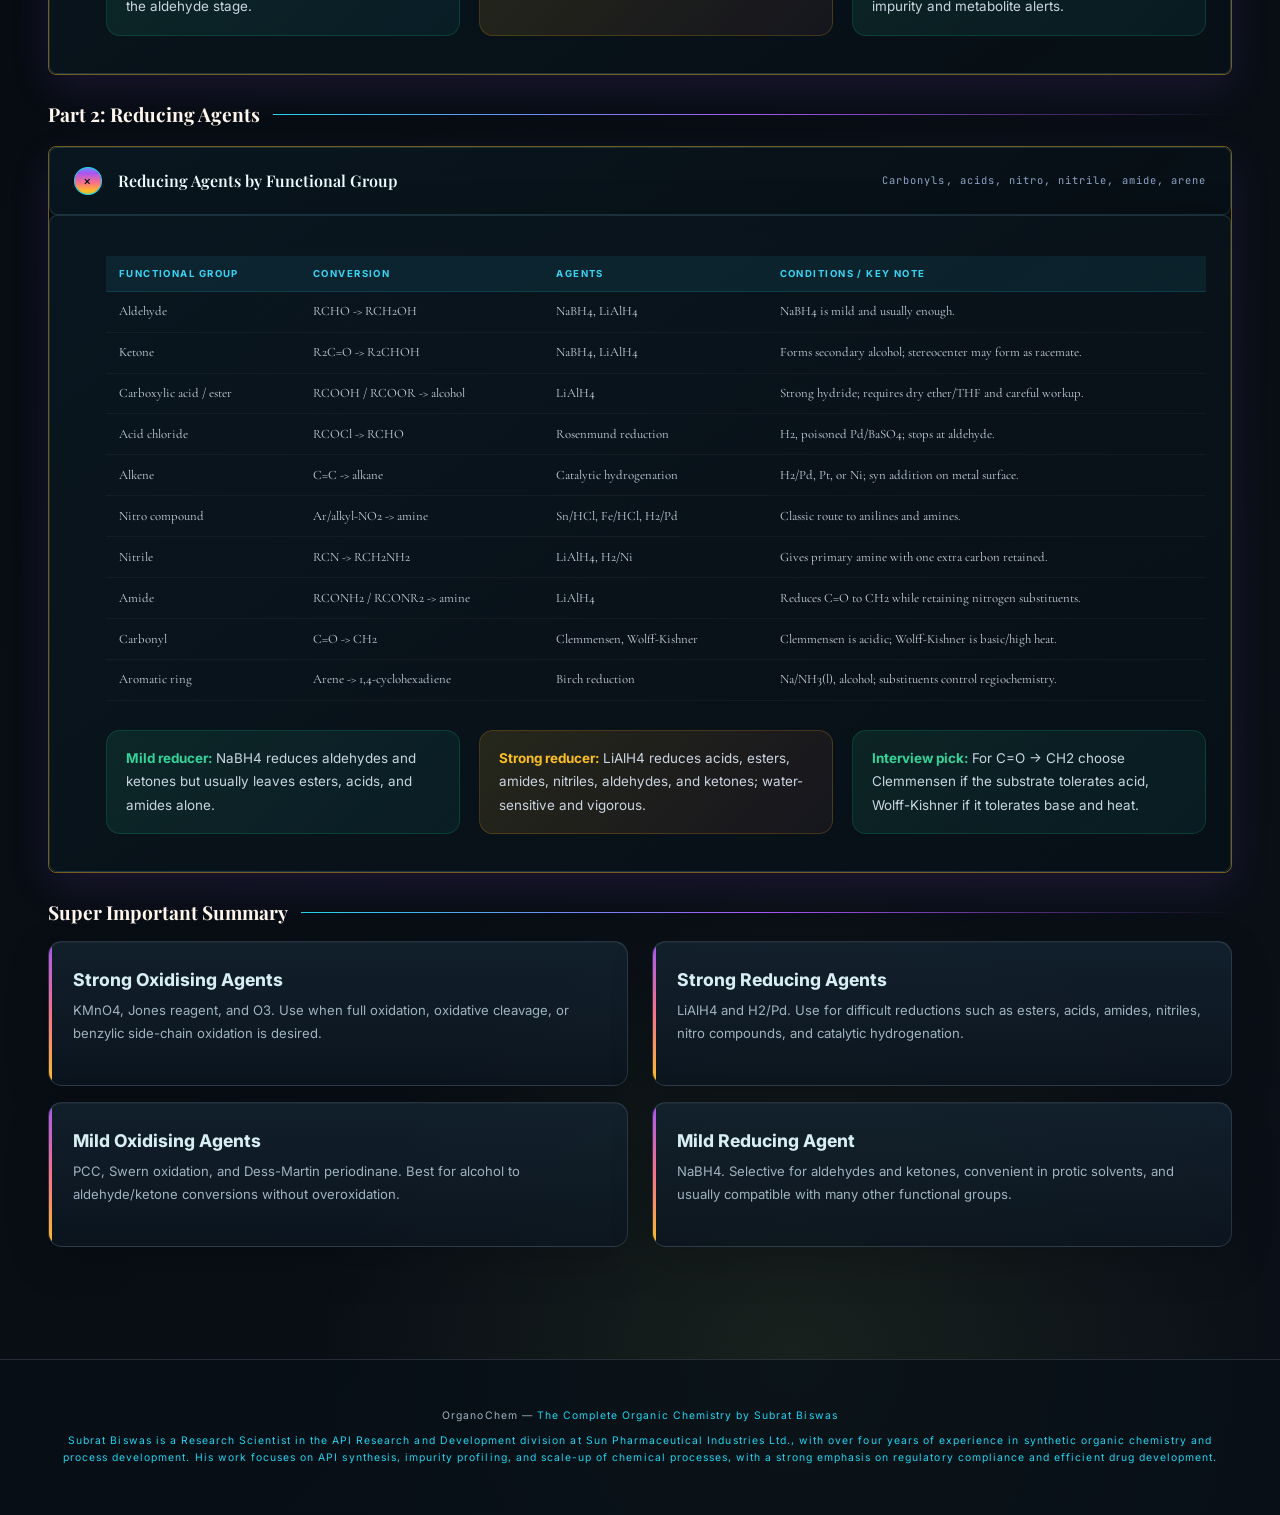
<file: parts/part-04-redox.html>
﻿<!DOCTYPE html>
<html lang="en">
<head>
<meta charset="UTF-8">
<meta name="viewport" content="width=device-width, initial-scale=1.0">
<title>Part 04 - Oxidation and Reduction</title>
<link href="https://fonts.googleapis.com/css2?family=Inter:wght@400;500;600;700&family=Playfair+Display:ital,wght@0,400;0,700;0,900;1,400&family=JetBrains+Mono:wght@300;400;600&family=Cormorant+Garamond:ital,wght@0,300;0,600;1,300&display=swap" rel="stylesheet">
<link rel="stylesheet" href="../assets/css/style.css">
</head>
<body data-multi-page="true" id="top">
<div class="progress-bar" id="progress"></div>
<canvas id="bg-canvas"></canvas>
<div class="overlay-backdrop" id="backdrop" onclick="closeDetail()"></div>
<div class="detail-overlay" id="detailPanel">
  <div onclick="closeDetail()" class="detail-close">âœ•</div>
  <div id="detailContent"></div>
</div>
<nav>
  <div class="nav-logo"><a href="../index.html" style="text-decoration:none;color:inherit">OrganoChem</a></div>
  <ul class="nav-links">
    <li><a href="../index.html">Index</a></li>
    <li><a href="../pdf-notes.html">PDF Notes</a></li>
    <li class="parts-menu">
      <button class="parts-button" type="button">Parts</button>
      <div class="parts-dropdown">
        <a href="../parts/part-01-goc.html"><span>01</span>General Organic Chemistry</a>
        <a href="../parts/part-02-stereochemistry.html"><span>02</span>Stereochemistry</a>
        <a href="../parts/part-03-functional-groups.html"><span>03</span>Functional Group Chemistry</a>
        <a href="../parts/part-04-redox.html"><span>04</span>Oxidation & Reduction</a>
        <a href="../parts/part-05-rearrangements.html"><span>05</span>Rearrangement Reactions</a>
        <a href="../parts/part-06-couplings.html"><span>06</span>Coupling Reactions</a>
        <a href="../parts/part-07-named-reactions.html"><span>07</span>Named Reactions</a>
        <a href="../parts/part-08-analytical.html"><span>08</span>Analytical & Practical Organic</a>
        <a href="../parts/part-09-pharma-industrial.html"><span>09</span>Industrial & Pharma Organic Chemistry</a>
        <a href="../parts/part-10-advanced.html"><span>10</span>Advanced Concepts</a>
        <a href="../interview.html"><span>IV</span>Interview Preparation</a>
        <a href="../structure-editor.html"><span>SE</span>Online Structure Editor</a>
      </div>
    </li>
    <li><a href="../interview.html">Interview</a></li>
  </ul>
  <div class="nav-actions">
    <button class="theme-toggle" id="themeToggle" type="button" aria-label="Switch to light mode" title="Toggle dark / light mode"></button>
    <div class="nav-indicator"></div>
  </div>
</nav>
<aside class="floating-toc" aria-label="Chapter navigation">
  <a href="../parts/part-01-goc.html" title="GOC">01</a>
  <a href="../parts/part-02-stereochemistry.html" title="Stereochemistry">02</a>
  <a href="../parts/part-03-functional-groups.html" title="Functional Groups">03</a>
  <a href="../parts/part-04-redox.html" title="Oxidation & Reduction">04</a>
  <a href="../parts/part-05-rearrangements.html" title="Rearrangements">05</a>
  <a href="../parts/part-06-couplings.html" title="Couplings">06</a>
  <a href="../parts/part-07-named-reactions.html" title="Named Reactions">07</a>
  <a href="../parts/part-08-analytical.html" title="Analytical">08</a>
  <a href="../parts/part-09-pharma-industrial.html" title="Pharma">09</a>
  <a href="../parts/part-10-advanced.html" title="Advanced">10</a>
  <a href="../interview.html" title="Interview Prep">IV</a>
</aside>
<a class="top-button" href="#top" title="Back to top">â†‘</a>
<main>
<section id="redox-agents" class="atlas-page active">
  <div class="chapter-divider">
    <div class="chapter-num">04</div>
    <div class="chapter-info">
      <div class="chapter-label">Chapter Seven</div>
      <div class="chapter-title">Oxidising & Reducing Agents</div>
    </div>
    <div class="chapter-line"></div>
  </div>

  <div class="content-area">
    <div class="section-badge">Functional Group Conversion Wise</div>
    <h2 class="glow-header">Reagent Choice for Synthesis Planning</h2>
    <p class="glow-sub">A practical redox map for pharma R&D, route scouting, impurity control, and interview-style retrosynthesis: functional group, reagent, product, conditions, and selectivity in one place.</p>
    <div class="page-actions"><a class="page-pill" href="../index.html">Back to Master Index</a><a class="page-pill" href="../parts/part-05-rearrangements.html">Next: Rearrangements</a></div>
    <div class="syllabus-list">
      <div class="syllabus-item"><strong>24. Oxidation Reactions</strong><span>Alcohol oxidation, alkene dihydroxylation/cleavage, aromatic oxidation, and sulfur oxidation.</span></div>
      <div class="syllabus-item"><strong>25. Oxidising Agents</strong><span>KMnO4, PCC, Jones reagent, O3, DMP, Swern, OsO4, mCPBA and reagent strength selection.</span></div>
      <div class="syllabus-item"><strong>26. Reduction Reactions</strong><span>Carbonyl reduction, nitro reduction, alkene hydrogenation, nitrile/amide reduction and C=O to CH2.</span></div>
      <div class="syllabus-item"><strong>27. Reducing Agents</strong><span>LiAlH4, NaBH4, H2/Pd, Clemmensen, Wolff-Kishner, DIBAL-H and selectivity logic.</span></div>
    </div>

    <div class="two-col">
      <div class="reaction-card">
        <div class="reaction-name">Oxidation Logic</div>
        <div class="reaction-desc">Oxidation usually increases C-O, C-N, C-X bonds or decreases C-H bonds. Mild oxidants stop at aldehydes/ketones; strong oxidants push further to acids or cleavage products.</div>
        <div class="reaction-tags">
          <span class="reaction-tag tag-cond">PCC / Swern / DMP</span>
          <span class="reaction-tag tag-mech">KMnO4 / Jones / O3</span>
        </div>
      </div>
      <div class="reaction-card">
        <div class="reaction-name">Reduction Logic</div>
        <div class="reaction-desc">Reduction usually increases C-H bonds or decreases C-O, C-N, C-X bond order. NaBH4 is carbonyl-selective; LiAlH4 and catalytic hydrogenation are much stronger.</div>
        <div class="reaction-tags">
          <span class="reaction-tag tag-cond">NaBH4 mild</span>
          <span class="reaction-tag tag-mech">LiAlH4 strong</span>
          <span class="reaction-tag tag-type">H2/Pd</span>
        </div>
      </div>
    </div>

    <h3 class="sub">Part 1: Oxidising Agents</h3>
    <div class="accordion">
      <div class="accordion-item open" id="acc-redox-oxidation">
        <div class="accordion-header" onclick="toggleAcc('acc-redox-oxidation')">
          <div class="accordion-icon">+</div>
          <div class="accordion-label">Oxidising Agents by Functional Group</div>
          <div class="accordion-meta">Alcohols, aldehydes, alkenes, sulfides, side chains</div>
        </div>
        <div class="accordion-body open">
          <div class="accordion-content">
            <table class="chem-table">
              <thead><tr><th>Functional Group</th><th>Conversion</th><th>Agents</th><th>Conditions / Key Note</th></tr></thead>
              <tbody>
                <tr><td>Primary alcohol</td><td>RCH2OH -> RCHO</td><td>PCC, Swern oxidation, Dess-Martin periodinane</td><td>Mild, anhydrous or controlled conditions; avoids overoxidation.</td></tr>
                <tr><td>Primary alcohol</td><td>RCH2OH -> RCOOH</td><td>KMnO4, Jones reagent</td><td>Strong oxidation; aqueous/acidic conditions push to acid.</td></tr>
                <tr><td>Secondary alcohol</td><td>R2CHOH -> R2C=O</td><td>PCC, Jones reagent, KMnO4</td><td>Clean ketone formation; no further oxidation without C-C cleavage.</td></tr>
                <tr><td>Aldehyde</td><td>RCHO -> RCOOH</td><td>Tollens reagent, Fehling solution, KMnO4</td><td>Very easy oxidation; useful qualitative tests for aldehydes.</td></tr>
                <tr><td>Alkene</td><td>C=C -> vicinal diol</td><td>OsO4, cold dilute KMnO4</td><td>Syn dihydroxylation; cold KMnO4 is Baeyer's test.</td></tr>
                <tr><td>Alkene</td><td>C=C -> carbonyl cleavage</td><td>Ozonolysis</td><td>O3/Zn or O3/DMS gives aldehydes/ketones; oxidative workup can give acids.</td></tr>
                <tr><td>Alkyl benzene</td><td>Ar-CH3 / Ar-alkyl -> Ar-COOH</td><td>Hot concentrated KMnO4</td><td>Needs at least one benzylic hydrogen; important for pharma impurity oxidation.</td></tr>
                <tr><td>Ketone</td><td>Ketone -> smaller acids</td><td>Strong KMnO4</td><td>Harsh oxidative cleavage; not a mild synthetic choice.</td></tr>
                <tr><td>Sulfide</td><td>R-S-R -> sulfoxide -> sulfone</td><td>H2O2, mCPBA</td><td>Stoichiometry controls sulfoxide versus sulfone when optimized.</td></tr>
                <tr><td>Ketone</td><td>Ketone -> ester / lactone</td><td>Baeyer-Villiger oxidation, mCPBA, peracids</td><td>Oxygen insertion; migratory aptitude controls regioselectivity.</td></tr>
              </tbody>
            </table>

            <div class="three-col">
              <div class="info-box"><strong>Mild oxidants:</strong> PCC, Swern, and DMP are preferred when a primary alcohol must stop at the aldehyde stage.</div>
              <div class="warn-box"><strong>Strong oxidants:</strong> KMnO4, Jones reagent, and O3 can overoxidize or cleave carbon skeletons.</div>
              <div class="info-box"><strong>Pharma note:</strong> Benzylic oxidation and sulfide-to-sulfoxide/sulfone pathways are common impurity and metabolite alerts.</div>
            </div>
          </div>
        </div>
      </div>
    </div>

    <h3 class="sub">Part 2: Reducing Agents</h3>
    <div class="accordion">
      <div class="accordion-item open" id="acc-redox-reduction">
        <div class="accordion-header" onclick="toggleAcc('acc-redox-reduction')">
          <div class="accordion-icon">+</div>
          <div class="accordion-label">Reducing Agents by Functional Group</div>
          <div class="accordion-meta">Carbonyls, acids, nitro, nitrile, amide, arene</div>
        </div>
        <div class="accordion-body open">
          <div class="accordion-content">
            <table class="chem-table">
              <thead><tr><th>Functional Group</th><th>Conversion</th><th>Agents</th><th>Conditions / Key Note</th></tr></thead>
              <tbody>
                <tr><td>Aldehyde</td><td>RCHO -> RCH2OH</td><td>NaBH4, LiAlH4</td><td>NaBH4 is mild and usually enough.</td></tr>
                <tr><td>Ketone</td><td>R2C=O -> R2CHOH</td><td>NaBH4, LiAlH4</td><td>Forms secondary alcohol; stereocenter may form as racemate.</td></tr>
                <tr><td>Carboxylic acid / ester</td><td>RCOOH / RCOOR -> alcohol</td><td>LiAlH4</td><td>Strong hydride; requires dry ether/THF and careful workup.</td></tr>
                <tr><td>Acid chloride</td><td>RCOCl -> RCHO</td><td>Rosenmund reduction</td><td>H2, poisoned Pd/BaSO4; stops at aldehyde.</td></tr>
                <tr><td>Alkene</td><td>C=C -> alkane</td><td>Catalytic hydrogenation</td><td>H2/Pd, Pt, or Ni; syn addition on metal surface.</td></tr>
                <tr><td>Nitro compound</td><td>Ar/alkyl-NO2 -> amine</td><td>Sn/HCl, Fe/HCl, H2/Pd</td><td>Classic route to anilines and amines.</td></tr>
                <tr><td>Nitrile</td><td>RCN -> RCH2NH2</td><td>LiAlH4, H2/Ni</td><td>Gives primary amine with one extra carbon retained.</td></tr>
                <tr><td>Amide</td><td>RCONH2 / RCONR2 -> amine</td><td>LiAlH4</td><td>Reduces C=O to CH2 while retaining nitrogen substituents.</td></tr>
                <tr><td>Carbonyl</td><td>C=O -> CH2</td><td>Clemmensen, Wolff-Kishner</td><td>Clemmensen is acidic; Wolff-Kishner is basic/high heat.</td></tr>
                <tr><td>Aromatic ring</td><td>Arene -> 1,4-cyclohexadiene</td><td>Birch reduction</td><td>Na/NH3(l), alcohol; substituents control regiochemistry.</td></tr>
              </tbody>
            </table>

            <div class="three-col">
              <div class="info-box"><strong>Mild reducer:</strong> NaBH4 reduces aldehydes and ketones but usually leaves esters, acids, and amides alone.</div>
              <div class="warn-box"><strong>Strong reducer:</strong> LiAlH4 reduces acids, esters, amides, nitriles, aldehydes, and ketones; water-sensitive and vigorous.</div>
              <div class="info-box"><strong>Interview pick:</strong> For C=O -> CH2 choose Clemmensen if the substrate tolerates acid, Wolff-Kishner if it tolerates base and heat.</div>
            </div>
          </div>
        </div>
      </div>
    </div>

    <h3 class="sub">Super Important Summary</h3>
    <div class="two-col">
      <div>
        <div class="reaction-card">
          <div class="reaction-name">Strong Oxidising Agents</div>
          <div class="reaction-desc">KMnO4, Jones reagent, and O3. Use when full oxidation, oxidative cleavage, or benzylic side-chain oxidation is desired.</div>
        </div>
        <div class="reaction-card">
          <div class="reaction-name">Mild Oxidising Agents</div>
          <div class="reaction-desc">PCC, Swern oxidation, and Dess-Martin periodinane. Best for alcohol to aldehyde/ketone conversions without overoxidation.</div>
        </div>
      </div>
      <div>
        <div class="reaction-card">
          <div class="reaction-name">Strong Reducing Agents</div>
          <div class="reaction-desc">LiAlH4 and H2/Pd. Use for difficult reductions such as esters, acids, amides, nitriles, nitro compounds, and catalytic hydrogenation.</div>
        </div>
        <div class="reaction-card">
          <div class="reaction-name">Mild Reducing Agent</div>
          <div class="reaction-desc">NaBH4. Selective for aldehydes and ketones, convenient in protic solvents, and usually compatible with many other functional groups.</div>
        </div>
      </div>
    </div>
  </div>
</section>
</main>
<footer>
  <p>OrganoChem — <span>The Complete Organic Chemistry by Subrat Biswas</span></p>
  <p style="margin-top:0.5rem"><span>Subrat Biswas is a Research Scientist in the API Research and Development division at Sun Pharmaceutical Industries Ltd., with over four years of experience in synthetic organic chemistry and process development. His work focuses on API synthesis, impurity profiling, and scale-up of chemical processes, with a strong emphasis on regulatory compliance and efficient drug development.</p>
</footer>
<script src="../assets/js/main.js?v=3"></script>
</body>
</html>
</file>
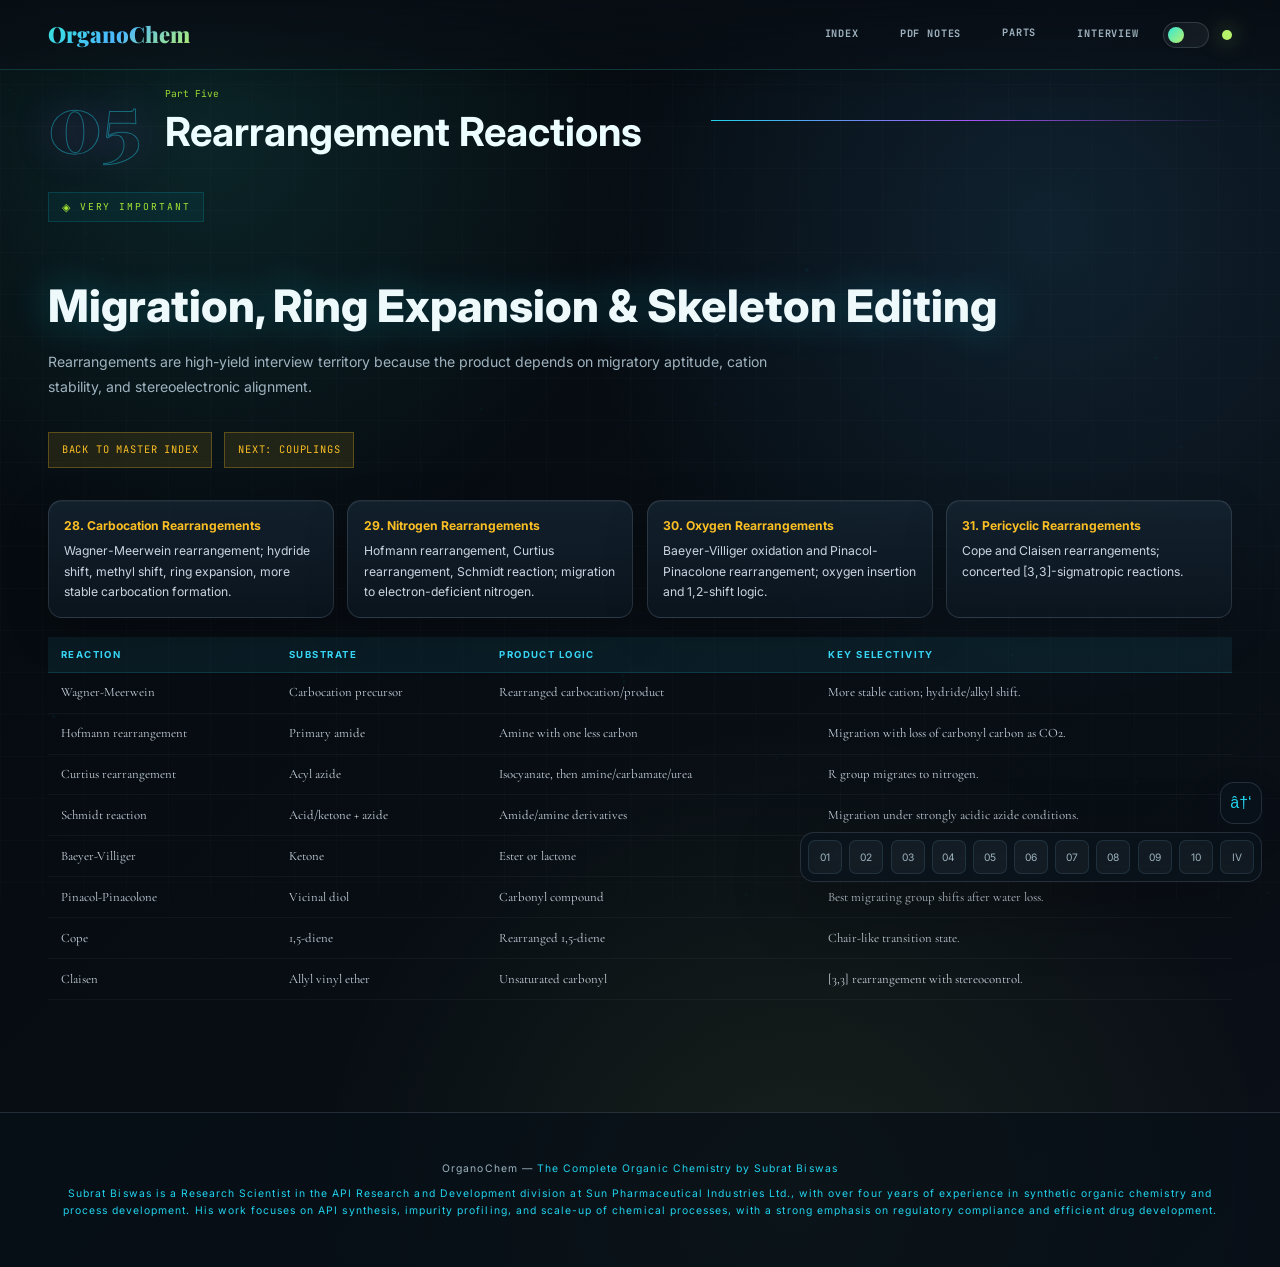
<file: parts/part-05-rearrangements.html>
﻿<!DOCTYPE html>
<html lang="en">
<head>
<meta charset="UTF-8">
<meta name="viewport" content="width=device-width, initial-scale=1.0">
<title>Part 05 - Rearrangement Reactions</title>
<link href="https://fonts.googleapis.com/css2?family=Inter:wght@400;500;600;700&family=Playfair+Display:ital,wght@0,400;0,700;0,900;1,400&family=JetBrains+Mono:wght@300;400;600&family=Cormorant+Garamond:ital,wght@0,300;0,600;1,300&display=swap" rel="stylesheet">
<link rel="stylesheet" href="../assets/css/style.css">
</head>
<body data-multi-page="true" id="top">
<div class="progress-bar" id="progress"></div>
<canvas id="bg-canvas"></canvas>
<div class="overlay-backdrop" id="backdrop" onclick="closeDetail()"></div>
<div class="detail-overlay" id="detailPanel">
  <div onclick="closeDetail()" class="detail-close">âœ•</div>
  <div id="detailContent"></div>
</div>
<nav>
  <div class="nav-logo"><a href="../index.html" style="text-decoration:none;color:inherit">OrganoChem</a></div>
  <ul class="nav-links">
    <li><a href="../index.html">Index</a></li>
    <li><a href="../pdf-notes.html">PDF Notes</a></li>
    <li class="parts-menu">
      <button class="parts-button" type="button">Parts</button>
      <div class="parts-dropdown">
        <a href="../parts/part-01-goc.html"><span>01</span>General Organic Chemistry</a>
        <a href="../parts/part-02-stereochemistry.html"><span>02</span>Stereochemistry</a>
        <a href="../parts/part-03-functional-groups.html"><span>03</span>Functional Group Chemistry</a>
        <a href="../parts/part-04-redox.html"><span>04</span>Oxidation & Reduction</a>
        <a href="../parts/part-05-rearrangements.html"><span>05</span>Rearrangement Reactions</a>
        <a href="../parts/part-06-couplings.html"><span>06</span>Coupling Reactions</a>
        <a href="../parts/part-07-named-reactions.html"><span>07</span>Named Reactions</a>
        <a href="../parts/part-08-analytical.html"><span>08</span>Analytical & Practical Organic</a>
        <a href="../parts/part-09-pharma-industrial.html"><span>09</span>Industrial & Pharma Organic Chemistry</a>
        <a href="../parts/part-10-advanced.html"><span>10</span>Advanced Concepts</a>
        <a href="../interview.html"><span>IV</span>Interview Preparation</a>
        <a href="../structure-editor.html"><span>SE</span>Online Structure Editor</a>
      </div>
    </li>
    <li><a href="../interview.html">Interview</a></li>
  </ul>
  <div class="nav-actions">
    <button class="theme-toggle" id="themeToggle" type="button" aria-label="Switch to light mode" title="Toggle dark / light mode"></button>
    <div class="nav-indicator"></div>
  </div>
</nav>
<aside class="floating-toc" aria-label="Chapter navigation">
  <a href="../parts/part-01-goc.html" title="GOC">01</a>
  <a href="../parts/part-02-stereochemistry.html" title="Stereochemistry">02</a>
  <a href="../parts/part-03-functional-groups.html" title="Functional Groups">03</a>
  <a href="../parts/part-04-redox.html" title="Oxidation & Reduction">04</a>
  <a href="../parts/part-05-rearrangements.html" title="Rearrangements">05</a>
  <a href="../parts/part-06-couplings.html" title="Couplings">06</a>
  <a href="../parts/part-07-named-reactions.html" title="Named Reactions">07</a>
  <a href="../parts/part-08-analytical.html" title="Analytical">08</a>
  <a href="../parts/part-09-pharma-industrial.html" title="Pharma">09</a>
  <a href="../parts/part-10-advanced.html" title="Advanced">10</a>
  <a href="../interview.html" title="Interview Prep">IV</a>
</aside>
<a class="top-button" href="#top" title="Back to top">â†‘</a>
<main>
<section id="rearrangements" class="atlas-page active">
  <div class="chapter-divider">
    <div class="chapter-num">05</div>
    <div class="chapter-info"><div class="chapter-label">Part Five</div><div class="chapter-title">Rearrangement Reactions</div></div>
    <div class="chapter-line"></div>
  </div>
  <div class="content-area">
    <div class="section-badge">Very Important</div>
    <h2 class="glow-header">Migration, Ring Expansion & Skeleton Editing</h2>
    <p class="glow-sub">Rearrangements are high-yield interview territory because the product depends on migratory aptitude, cation stability, and stereoelectronic alignment.</p>
    <div class="page-actions"><a class="page-pill" href="../index.html">Back to Master Index</a><a class="page-pill" href="../parts/part-06-couplings.html">Next: Couplings</a></div>
    <div class="syllabus-list">
      <div class="syllabus-item"><strong>28. Carbocation Rearrangements</strong><span>Wagner-Meerwein rearrangement; hydride shift, methyl shift, ring expansion, more stable carbocation formation.</span></div>
      <div class="syllabus-item"><strong>29. Nitrogen Rearrangements</strong><span>Hofmann rearrangement, Curtius rearrangement, Schmidt reaction; migration to electron-deficient nitrogen.</span></div>
      <div class="syllabus-item"><strong>30. Oxygen Rearrangements</strong><span>Baeyer-Villiger oxidation and Pinacol-Pinacolone rearrangement; oxygen insertion and 1,2-shift logic.</span></div>
      <div class="syllabus-item"><strong>31. Pericyclic Rearrangements</strong><span>Cope and Claisen rearrangements; concerted [3,3]-sigmatropic reactions.</span></div>
    </div>
    <table class="chem-table">
      <thead><tr><th>Reaction</th><th>Substrate</th><th>Product Logic</th><th>Key Selectivity</th></tr></thead>
      <tbody>
        <tr><td>Wagner-Meerwein</td><td>Carbocation precursor</td><td>Rearranged carbocation/product</td><td>More stable cation; hydride/alkyl shift.</td></tr>
        <tr><td>Hofmann rearrangement</td><td>Primary amide</td><td>Amine with one less carbon</td><td>Migration with loss of carbonyl carbon as CO2.</td></tr>
        <tr><td>Curtius rearrangement</td><td>Acyl azide</td><td>Isocyanate, then amine/carbamate/urea</td><td>R group migrates to nitrogen.</td></tr>
        <tr><td>Schmidt reaction</td><td>Acid/ketone + azide</td><td>Amide/amine derivatives</td><td>Migration under strongly acidic azide conditions.</td></tr>
        <tr><td>Baeyer-Villiger</td><td>Ketone</td><td>Ester or lactone</td><td>Migratory aptitude controls oxygen insertion.</td></tr>
        <tr><td>Pinacol-Pinacolone</td><td>Vicinal diol</td><td>Carbonyl compound</td><td>Best migrating group shifts after water loss.</td></tr>
        <tr><td>Cope</td><td>1,5-diene</td><td>Rearranged 1,5-diene</td><td>Chair-like transition state.</td></tr>
        <tr><td>Claisen</td><td>Allyl vinyl ether</td><td>Unsaturated carbonyl</td><td>[3,3] rearrangement with stereocontrol.</td></tr>
      </tbody>
    </table>
  </div>
</section>
</main>
<footer>
  <p>OrganoChem — <span>The Complete Organic Chemistry by Subrat Biswas</span></p>
  <p style="margin-top:0.5rem"><span>Subrat Biswas is a Research Scientist in the API Research and Development division at Sun Pharmaceutical Industries Ltd., with over four years of experience in synthetic organic chemistry and process development. His work focuses on API synthesis, impurity profiling, and scale-up of chemical processes, with a strong emphasis on regulatory compliance and efficient drug development.</p>
</footer>
<script src="../assets/js/main.js?v=3"></script>
</body>
</html>
</file>
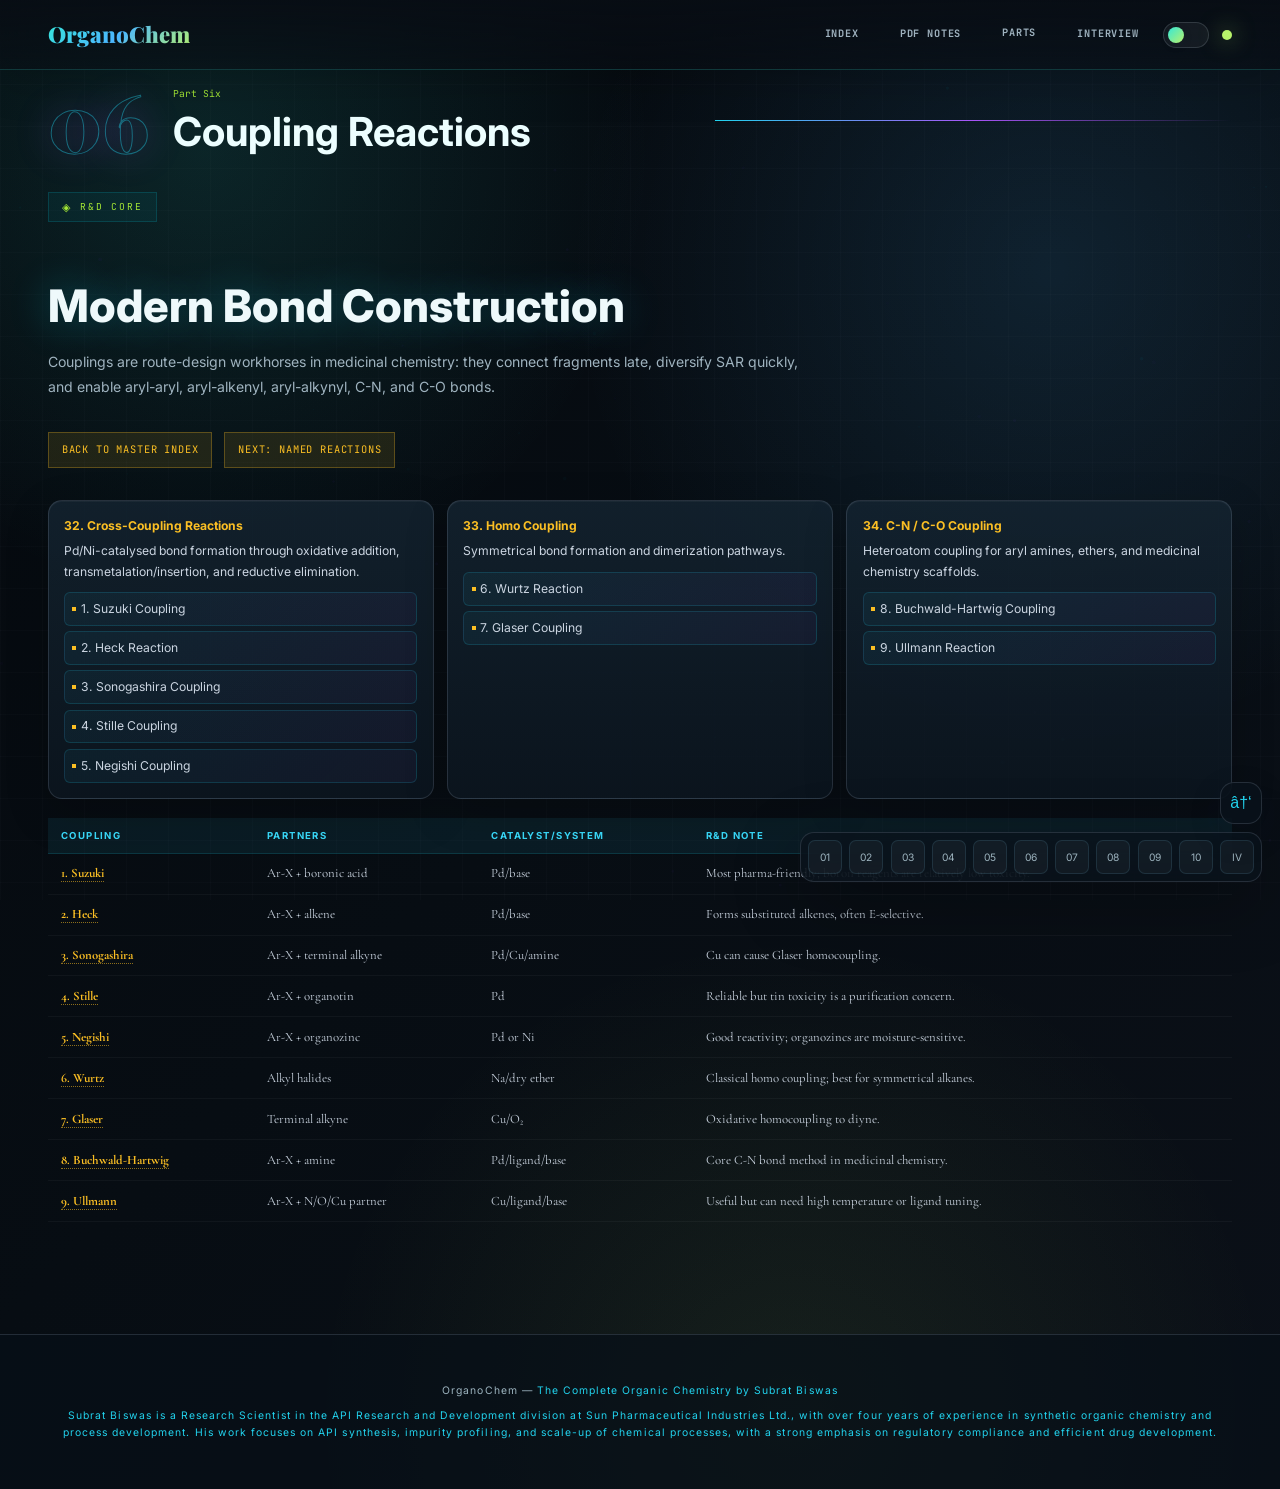
<file: parts/part-06-couplings.html>
﻿<!DOCTYPE html>
<html lang="en">
<head>
<meta charset="UTF-8">
<meta name="viewport" content="width=device-width, initial-scale=1.0">
<title>Part 06 - Coupling Reactions</title>
<link href="https://fonts.googleapis.com/css2?family=Inter:wght@400;500;600;700&family=Playfair+Display:ital,wght@0,400;0,700;0,900;1,400&family=JetBrains+Mono:wght@300;400;600&family=Cormorant+Garamond:ital,wght@0,300;0,600;1,300&display=swap" rel="stylesheet">
<link rel="stylesheet" href="../assets/css/style.css">
</head>
<body data-multi-page="true" id="top">
<div class="progress-bar" id="progress"></div>
<canvas id="bg-canvas"></canvas>
<div class="overlay-backdrop" id="backdrop" onclick="closeDetail()"></div>
<div class="detail-overlay" id="detailPanel">
  <div onclick="closeDetail()" class="detail-close">âœ•</div>
  <div id="detailContent"></div>
</div>
<nav>
  <div class="nav-logo"><a href="../index.html" style="text-decoration:none;color:inherit">OrganoChem</a></div>
  <ul class="nav-links">
    <li><a href="../index.html">Index</a></li>
    <li><a href="../pdf-notes.html">PDF Notes</a></li>
    <li class="parts-menu">
      <button class="parts-button" type="button">Parts</button>
      <div class="parts-dropdown">
        <a href="../parts/part-01-goc.html"><span>01</span>General Organic Chemistry</a>
        <a href="../parts/part-02-stereochemistry.html"><span>02</span>Stereochemistry</a>
        <a href="../parts/part-03-functional-groups.html"><span>03</span>Functional Group Chemistry</a>
        <a href="../parts/part-04-redox.html"><span>04</span>Oxidation & Reduction</a>
        <a href="../parts/part-05-rearrangements.html"><span>05</span>Rearrangement Reactions</a>
        <a href="../parts/part-06-couplings.html"><span>06</span>Coupling Reactions</a>
        <a href="../parts/part-07-named-reactions.html"><span>07</span>Named Reactions</a>
        <a href="../parts/part-08-analytical.html"><span>08</span>Analytical & Practical Organic</a>
        <a href="../parts/part-09-pharma-industrial.html"><span>09</span>Industrial & Pharma Organic Chemistry</a>
        <a href="../parts/part-10-advanced.html"><span>10</span>Advanced Concepts</a>
        <a href="../interview.html"><span>IV</span>Interview Preparation</a>
        <a href="../structure-editor.html"><span>SE</span>Online Structure Editor</a>
      </div>
    </li>
    <li><a href="../interview.html">Interview</a></li>
  </ul>
  <div class="nav-actions">
    <button class="theme-toggle" id="themeToggle" type="button" aria-label="Switch to light mode" title="Toggle dark / light mode"></button>
    <div class="nav-indicator"></div>
  </div>
</nav>
<aside class="floating-toc" aria-label="Chapter navigation">
  <a href="../parts/part-01-goc.html" title="GOC">01</a>
  <a href="../parts/part-02-stereochemistry.html" title="Stereochemistry">02</a>
  <a href="../parts/part-03-functional-groups.html" title="Functional Groups">03</a>
  <a href="../parts/part-04-redox.html" title="Oxidation & Reduction">04</a>
  <a href="../parts/part-05-rearrangements.html" title="Rearrangements">05</a>
  <a href="../parts/part-06-couplings.html" title="Couplings">06</a>
  <a href="../parts/part-07-named-reactions.html" title="Named Reactions">07</a>
  <a href="../parts/part-08-analytical.html" title="Analytical">08</a>
  <a href="../parts/part-09-pharma-industrial.html" title="Pharma">09</a>
  <a href="../parts/part-10-advanced.html" title="Advanced">10</a>
  <a href="../interview.html" title="Interview Prep">IV</a>
</aside>
<a class="top-button" href="#top" title="Back to top">â†‘</a>
<main>
<section id="couplings" class="atlas-page active">
  <div class="chapter-divider">
    <div class="chapter-num">06</div>
    <div class="chapter-info"><div class="chapter-label">Part Six</div><div class="chapter-title">Coupling Reactions</div></div>
    <div class="chapter-line"></div>
  </div>
  <div class="content-area">
    <div class="section-badge">R&D Core</div>
    <h2 class="glow-header">Modern Bond Construction</h2>
    <p class="glow-sub">Couplings are route-design workhorses in medicinal chemistry: they connect fragments late, diversify SAR quickly, and enable aryl-aryl, aryl-alkenyl, aryl-alkynyl, C-N, and C-O bonds.</p>
    <div class="page-actions"><a class="page-pill" href="../index.html">Back to Master Index</a><a class="page-pill" href="../parts/part-07-named-reactions.html">Next: Named Reactions</a></div>
    <div class="syllabus-list">
      <div class="syllabus-item"><strong>32. Cross-Coupling Reactions</strong><span>Pd/Ni-catalysed bond formation through oxidative addition, transmetalation/insertion, and reductive elimination.</span><ul class="subtopic-list"><li data-coupling="suzuki">1. Suzuki Coupling</li><li data-coupling="heck">2. Heck Reaction</li><li data-coupling="sonogashira">3. Sonogashira Coupling</li><li data-coupling="stille">4. Stille Coupling</li><li data-coupling="negishi">5. Negishi Coupling</li></ul></div>
      <div class="syllabus-item"><strong>33. Homo Coupling</strong><span>Symmetrical bond formation and dimerization pathways.</span><ul class="subtopic-list"><li data-coupling="wurtz">6. Wurtz Reaction</li><li data-coupling="glaser">7. Glaser Coupling</li></ul></div>
      <div class="syllabus-item"><strong>34. C-N / C-O Coupling</strong><span>Heteroatom coupling for aryl amines, ethers, and medicinal chemistry scaffolds.</span><ul class="subtopic-list"><li data-coupling="buchwald">8. Buchwald-Hartwig Coupling</li><li data-coupling="ullmann">9. Ullmann Reaction</li></ul></div>
    </div>
    <table class="chem-table">
      <thead><tr><th>Coupling</th><th>Partners</th><th>Catalyst/System</th><th>R&D Note</th></tr></thead>
      <tbody>
        <tr><td><span class="click-name" data-coupling="suzuki">1. Suzuki</span></td><td>Ar-X + boronic acid</td><td>Pd/base</td><td>Most pharma-friendly; boron reagents are relatively low toxicity.</td></tr>
        <tr><td><span class="click-name" data-coupling="heck">2. Heck</span></td><td>Ar-X + alkene</td><td>Pd/base</td><td>Forms substituted alkenes, often E-selective.</td></tr>
        <tr><td><span class="click-name" data-coupling="sonogashira">3. Sonogashira</span></td><td>Ar-X + terminal alkyne</td><td>Pd/Cu/amine</td><td>Cu can cause Glaser homocoupling.</td></tr>
        <tr><td><span class="click-name" data-coupling="stille">4. Stille</span></td><td>Ar-X + organotin</td><td>Pd</td><td>Reliable but tin toxicity is a purification concern.</td></tr>
        <tr><td><span class="click-name" data-coupling="negishi">5. Negishi</span></td><td>Ar-X + organozinc</td><td>Pd or Ni</td><td>Good reactivity; organozincs are moisture-sensitive.</td></tr>
        <tr><td><span class="click-name" data-coupling="wurtz">6. Wurtz</span></td><td>Alkyl halides</td><td>Na/dry ether</td><td>Classical homo coupling; best for symmetrical alkanes.</td></tr>
        <tr><td><span class="click-name" data-coupling="glaser">7. Glaser</span></td><td>Terminal alkyne</td><td>Cu/O₂</td><td>Oxidative homocoupling to diyne.</td></tr>
        <tr><td><span class="click-name" data-coupling="buchwald">8. Buchwald-Hartwig</span></td><td>Ar-X + amine</td><td>Pd/ligand/base</td><td>Core C-N bond method in medicinal chemistry.</td></tr>
        <tr><td><span class="click-name" data-coupling="ullmann">9. Ullmann</span></td><td>Ar-X + N/O/Cu partner</td><td>Cu/ligand/base</td><td>Useful but can need high temperature or ligand tuning.</td></tr>
      </tbody>
    </table>
  </div>
</section>
</main>
<footer>
  <p>OrganoChem — <span>The Complete Organic Chemistry by Subrat Biswas</span></p>
  <p style="margin-top:0.5rem"><span>Subrat Biswas is a Research Scientist in the API Research and Development division at Sun Pharmaceutical Industries Ltd., with over four years of experience in synthetic organic chemistry and process development. His work focuses on API synthesis, impurity profiling, and scale-up of chemical processes, with a strong emphasis on regulatory compliance and efficient drug development.</p>
</footer>
<script src="../assets/js/main.js?v=3"></script>
</body>
</html>
</file>
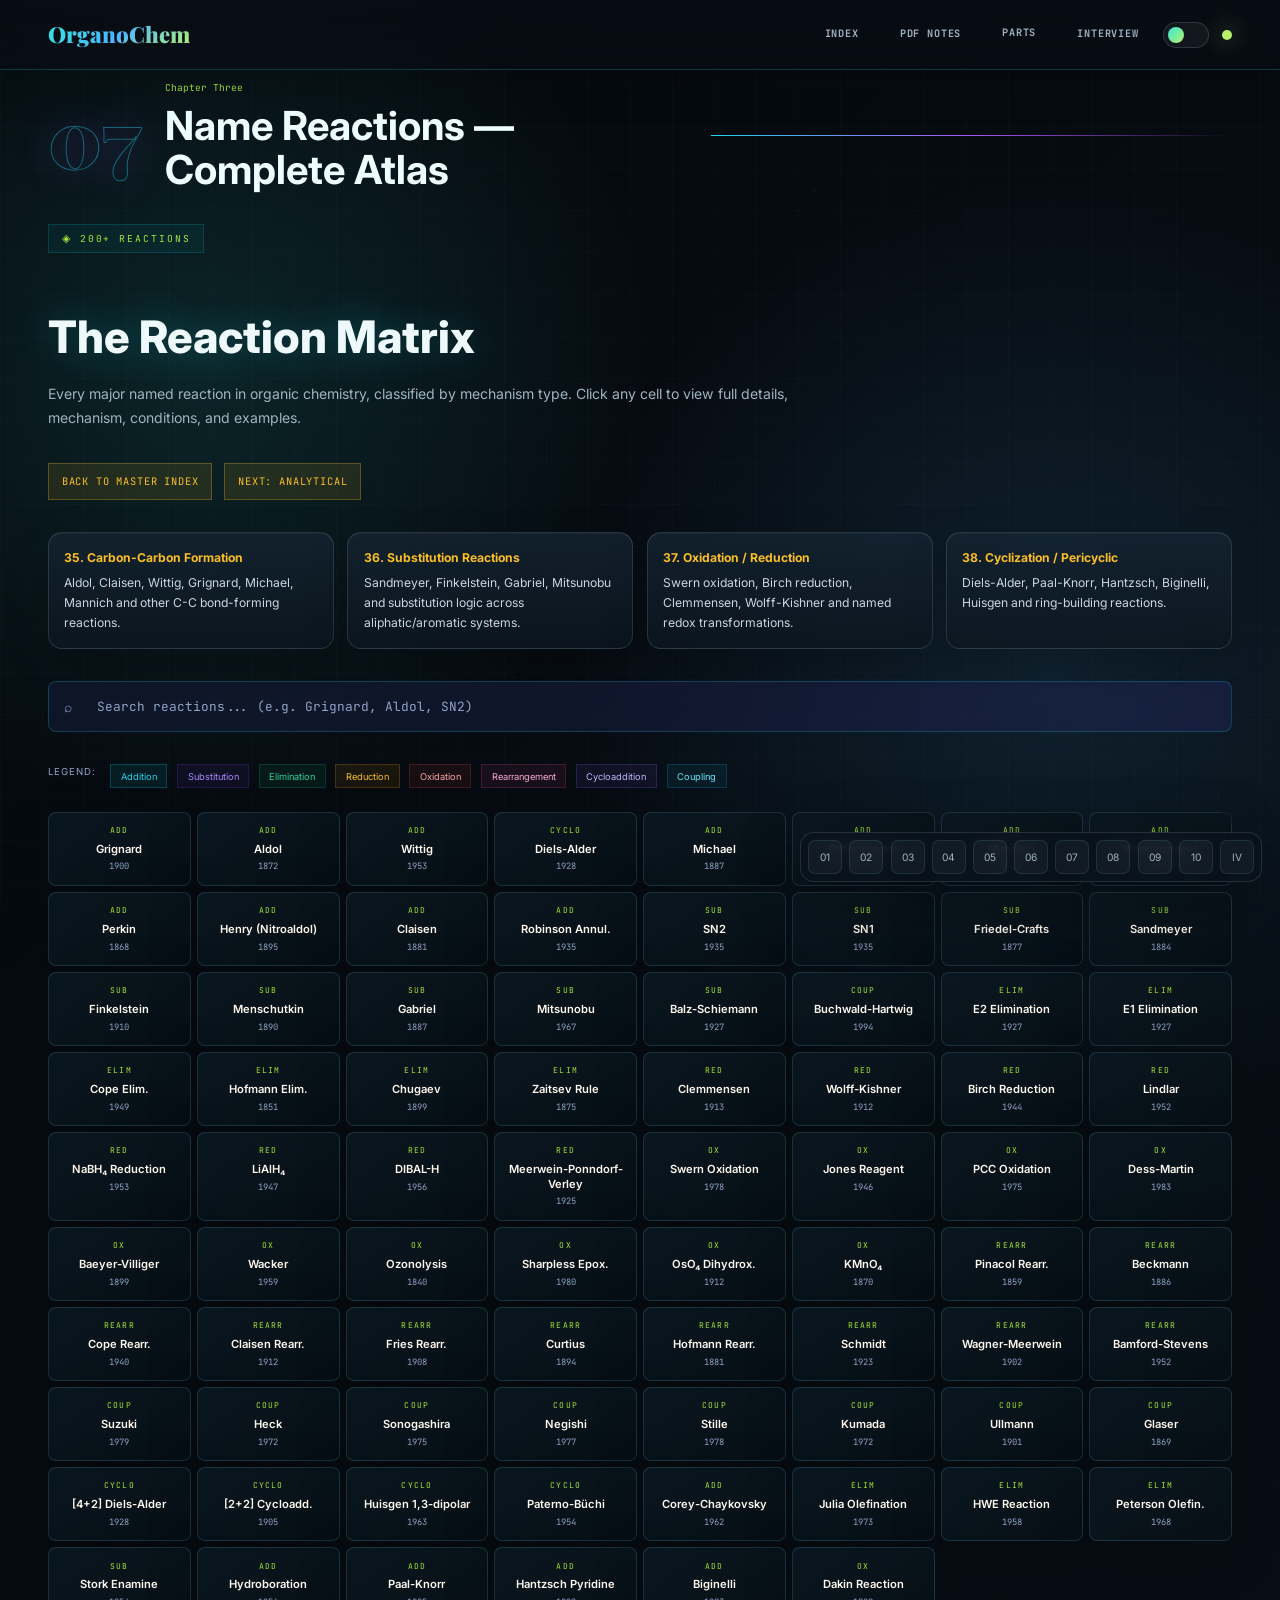
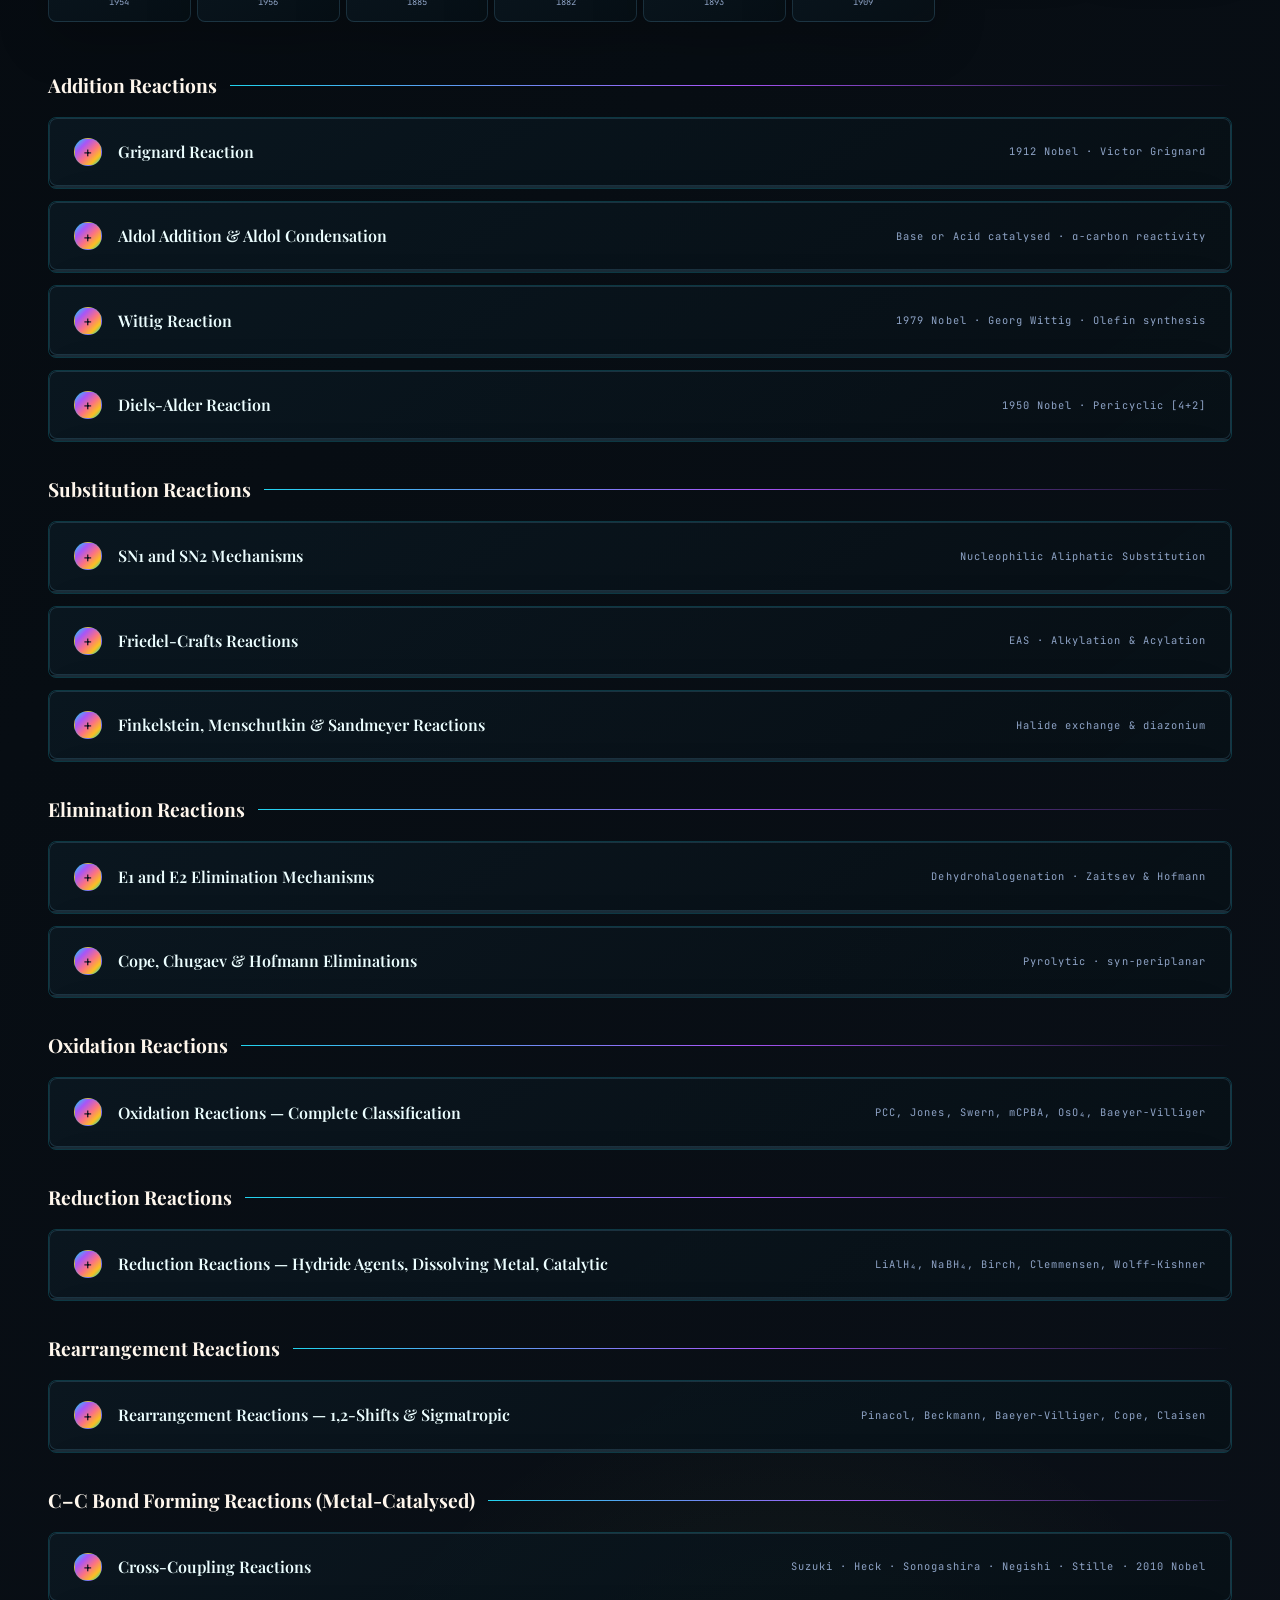
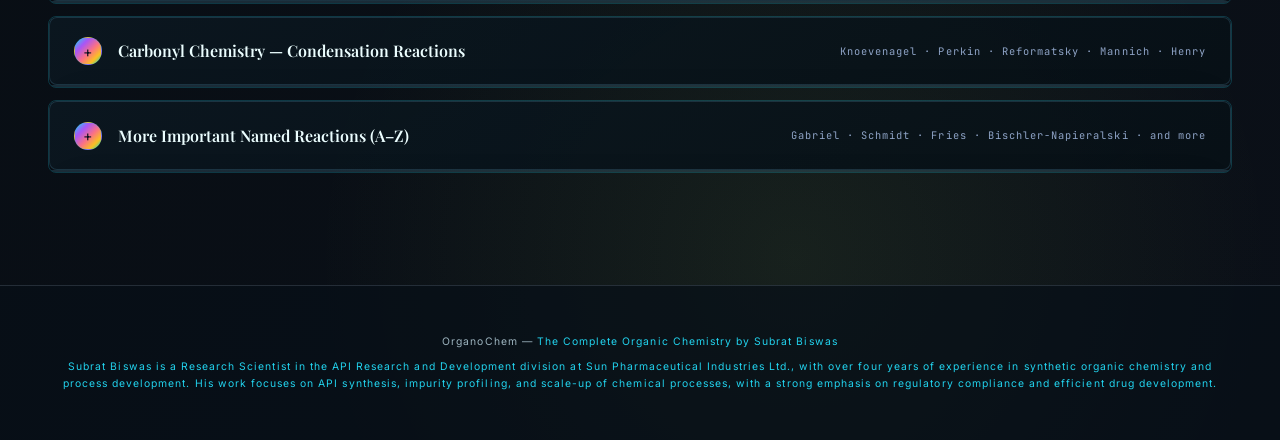
<file: parts/part-07-named-reactions.html>
﻿<!DOCTYPE html>
<html lang="en">
<head>
<meta charset="UTF-8">
<meta name="viewport" content="width=device-width, initial-scale=1.0">
<title>Part 07 - Named Reactions</title>
<link href="https://fonts.googleapis.com/css2?family=Inter:wght@400;500;600;700&family=Playfair+Display:ital,wght@0,400;0,700;0,900;1,400&family=JetBrains+Mono:wght@300;400;600&family=Cormorant+Garamond:ital,wght@0,300;0,600;1,300&display=swap" rel="stylesheet">
<link rel="stylesheet" href="../assets/css/style.css">
</head>
<body data-multi-page="true" id="top">
<div class="progress-bar" id="progress"></div>
<canvas id="bg-canvas"></canvas>
<div class="overlay-backdrop" id="backdrop" onclick="closeDetail()"></div>
<div class="detail-overlay" id="detailPanel">
  <div onclick="closeDetail()" class="detail-close">âœ•</div>
  <div id="detailContent"></div>
</div>
<nav>
  <div class="nav-logo"><a href="../index.html" style="text-decoration:none;color:inherit">OrganoChem</a></div>
  <ul class="nav-links">
    <li><a href="../index.html">Index</a></li>
    <li><a href="../pdf-notes.html">PDF Notes</a></li>
    <li class="parts-menu">
      <button class="parts-button" type="button">Parts</button>
      <div class="parts-dropdown">
        <a href="../parts/part-01-goc.html"><span>01</span>General Organic Chemistry</a>
        <a href="../parts/part-02-stereochemistry.html"><span>02</span>Stereochemistry</a>
        <a href="../parts/part-03-functional-groups.html"><span>03</span>Functional Group Chemistry</a>
        <a href="../parts/part-04-redox.html"><span>04</span>Oxidation & Reduction</a>
        <a href="../parts/part-05-rearrangements.html"><span>05</span>Rearrangement Reactions</a>
        <a href="../parts/part-06-couplings.html"><span>06</span>Coupling Reactions</a>
        <a href="../parts/part-07-named-reactions.html"><span>07</span>Named Reactions</a>
        <a href="../parts/part-08-analytical.html"><span>08</span>Analytical & Practical Organic</a>
        <a href="../parts/part-09-pharma-industrial.html"><span>09</span>Industrial & Pharma Organic Chemistry</a>
        <a href="../parts/part-10-advanced.html"><span>10</span>Advanced Concepts</a>
        <a href="../interview.html"><span>IV</span>Interview Preparation</a>
        <a href="../structure-editor.html"><span>SE</span>Online Structure Editor</a>
      </div>
    </li>
    <li><a href="../interview.html">Interview</a></li>
  </ul>
  <div class="nav-actions">
    <button class="theme-toggle" id="themeToggle" type="button" aria-label="Switch to light mode" title="Toggle dark / light mode"></button>
    <div class="nav-indicator"></div>
  </div>
</nav>
<aside class="floating-toc" aria-label="Chapter navigation">
  <a href="../parts/part-01-goc.html" title="GOC">01</a>
  <a href="../parts/part-02-stereochemistry.html" title="Stereochemistry">02</a>
  <a href="../parts/part-03-functional-groups.html" title="Functional Groups">03</a>
  <a href="../parts/part-04-redox.html" title="Oxidation & Reduction">04</a>
  <a href="../parts/part-05-rearrangements.html" title="Rearrangements">05</a>
  <a href="../parts/part-06-couplings.html" title="Couplings">06</a>
  <a href="../parts/part-07-named-reactions.html" title="Named Reactions">07</a>
  <a href="../parts/part-08-analytical.html" title="Analytical">08</a>
  <a href="../parts/part-09-pharma-industrial.html" title="Pharma">09</a>
  <a href="../parts/part-10-advanced.html" title="Advanced">10</a>
  <a href="../interview.html" title="Interview Prep">IV</a>
</aside>
<a class="top-button" href="#top" title="Back to top">â†‘</a>
<main>
<section id="named-reactions" class="atlas-page active">
  <div class="chapter-divider">
    <div class="chapter-num">07</div>
    <div class="chapter-info">
      <div class="chapter-label">Chapter Three</div>
      <div class="chapter-title">Name Reactions — Complete Atlas</div>
    </div>
    <div class="chapter-line"></div>
  </div>
  <div class="content-area">
    <div class="section-badge">200+ Reactions</div>
    <h2 class="glow-header">The Reaction Matrix</h2>
    <p class="glow-sub">Every major named reaction in organic chemistry, classified by mechanism type. Click any cell to view full details, mechanism, conditions, and examples.</p>
    <div class="page-actions"><a class="page-pill" href="../index.html">Back to Master Index</a><a class="page-pill" href="../parts/part-08-analytical.html">Next: Analytical</a></div>
    <div class="syllabus-list">
      <div class="syllabus-item"><strong>35. Carbon-Carbon Formation</strong><span>Aldol, Claisen, Wittig, Grignard, Michael, Mannich and other C-C bond-forming reactions.</span></div>
      <div class="syllabus-item"><strong>36. Substitution Reactions</strong><span>Sandmeyer, Finkelstein, Gabriel, Mitsunobu and substitution logic across aliphatic/aromatic systems.</span></div>
      <div class="syllabus-item"><strong>37. Oxidation / Reduction</strong><span>Swern oxidation, Birch reduction, Clemmensen, Wolff-Kishner and named redox transformations.</span></div>
      <div class="syllabus-item"><strong>38. Cyclization / Pericyclic</strong><span>Diels-Alder, Paal-Knorr, Hantzsch, Biginelli, Huisgen and ring-building reactions.</span></div>
    </div>

    <div class="search-bar">
      <span class="search-icon">⌕</span>
      <input class="search-input" type="text" placeholder="Search reactions... (e.g. Grignard, Aldol, SN2)" oninput="filterReactions(this.value)" id="rxnSearch">
    </div>

    <div id="rxnLegend" style="display:flex;flex-wrap:wrap;gap:0.6rem;margin-bottom:1.5rem">
      <span style="font-size:0.6rem;color:var(--text3);letter-spacing:0.1em;margin-right:0.3rem">LEGEND:</span>
      <span style="padding:0.2rem 0.6rem;font-size:0.58rem;background:rgba(0,229,255,0.08);border:1px solid rgba(0,229,255,0.2);color:var(--accent)">Addition</span>
      <span style="padding:0.2rem 0.6rem;font-size:0.58rem;background:rgba(124,58,237,0.08);border:1px solid rgba(124,58,237,0.2);color:#a78bfa">Substitution</span>
      <span style="padding:0.2rem 0.6rem;font-size:0.58rem;background:rgba(16,185,129,0.08);border:1px solid rgba(16,185,129,0.2);color:var(--accent3)">Elimination</span>
      <span style="padding:0.2rem 0.6rem;font-size:0.58rem;background:rgba(245,158,11,0.08);border:1px solid rgba(245,158,11,0.2);color:var(--accent4)">Reduction</span>
      <span style="padding:0.2rem 0.6rem;font-size:0.58rem;background:rgba(239,68,68,0.08);border:1px solid rgba(239,68,68,0.2);color:#fca5a5">Oxidation</span>
      <span style="padding:0.2rem 0.6rem;font-size:0.58rem;background:rgba(236,72,153,0.08);border:1px solid rgba(236,72,153,0.2);color:#f9a8d4">Rearrangement</span>
      <span style="padding:0.2rem 0.6rem;font-size:0.58rem;background:rgba(139,92,246,0.08);border:1px solid rgba(139,92,246,0.2);color:#c4b5fd">Cycloaddition</span>
      <span style="padding:0.2rem 0.6rem;font-size:0.58rem;background:rgba(6,182,212,0.08);border:1px solid rgba(6,182,212,0.2);color:#67e8f9">Coupling</span>
    </div>

    <div class="reaction-matrix" id="reactionMatrix"></div>

    <!-- CLASSIFIED BY TYPE -->
    <h3 class="sub" style="margin-top:3rem">Addition Reactions</h3>
    <div class="accordion" id="addition-acc">

      <div class="accordion-item" id="acc-grignard">
        <div class="accordion-header" onclick="toggleAcc('acc-grignard')">
          <div class="accordion-icon">+</div>
          <div class="accordion-label">Grignard Reaction</div>
          <div class="accordion-meta">1912 Nobel · Victor Grignard</div>
        </div>
        <div class="accordion-body">
          <div class="accordion-content">
            <div class="reaction-card">
              <div class="reaction-name">Grignard Reaction</div>
              <div class="reaction-year">Discovered 1900 · Nobel Prize 1912 · Victor Grignard</div>
              <div class="reaction-desc">Organomagnesium halides (Grignard reagents, RMgX) are prepared by reacting alkyl/aryl halides with magnesium metal in dry ether. These nucleophilic reagents add to carbonyl compounds (aldehydes, ketones, CO₂, esters) to form alcohols after hydrolysis. The reaction is extremely versatile for C–C bond formation.</div>
              <div class="formula-big">RX + Mg → RMgX (in dry ether)<br>RMgX + R'CHO → R–CH(OMgX)–R' → R–CH(OH)–R' (after H₃O⁺)</div>
              <div class="reaction-tags">
                <span class="reaction-tag tag-mech">Nucleophilic Addition</span>
                <span class="reaction-tag tag-type">C–C Bond Formation</span>
                <span class="reaction-tag tag-cond">Dry Ether, Anhydrous</span>
              </div>
              <div style="margin-top:1rem">
                <div class="detail-section-title">PRODUCTS FORMED</div>
                <table class="chem-table">
                  <thead><tr><th>Carbonyl Source</th><th>Product</th></tr></thead>
                  <tbody>
                    <tr><td>Formaldehyde (HCHO)</td><td>Primary alcohol (1°)</td></tr>
                    <tr><td>Aldehyde (RCHO)</td><td>Secondary alcohol (2°)</td></tr>
                    <tr><td>Ketone (RCOR')</td><td>Tertiary alcohol (3°)</td></tr>
                    <tr><td>CO₂</td><td>Carboxylic acid</td></tr>
                    <tr><td>Ester (2 equiv)</td><td>Tertiary alcohol (3°)</td></tr>
                    <tr><td>Epoxide</td><td>Alcohol (chain extended by 2C)</td></tr>
                  </tbody>
                </table>
              </div>
            </div>
          </div>
        </div>
      </div>

      <div class="accordion-item" id="acc-aldol">
        <div class="accordion-header" onclick="toggleAcc('acc-aldol')">
          <div class="accordion-icon">+</div>
          <div class="accordion-label">Aldol Addition & Aldol Condensation</div>
          <div class="accordion-meta">Base or Acid catalysed · α-carbon reactivity</div>
        </div>
        <div class="accordion-body">
          <div class="accordion-content">
            <div class="reaction-card">
              <div class="reaction-name">Aldol Addition / Condensation</div>
              <div class="reaction-desc">The aldol reaction involves the α-carbon of one carbonyl compound acting as nucleophile toward the carbonyl of another. Base catalysis generates an enolate; acid catalysis generates an enol. The initial β-hydroxy carbonyl compound (aldol product) may dehydrate to an α,β-unsaturated carbonyl (aldol condensation).</div>
              <div class="formula-big">2 CH₃CHO →(NaOH)→ CH₃CH(OH)CH₂CHO (aldol)<br>→(–H₂O, Δ)→ CH₃CH=CHCHO (crotonaldehyde)</div>
              <div class="reaction-tags">
                <span class="reaction-tag tag-mech">Enolate Chemistry</span>
                <span class="reaction-tag tag-type">C–C Bond Formation</span>
                <span class="reaction-tag tag-cond">NaOH or H⁺/Δ</span>
              </div>
              <div class="info-box" style="margin-top:1rem"><strong>Cross Aldol (Claisen-Schmidt):</strong> Aldehyde + ketone with no α-H → mixed aldol condensation. ArCHO + CH₃COCH₃ → chalcone (ArCH=CHCOCH₃)</div>
            </div>
          </div>
        </div>
      </div>

      <div class="accordion-item" id="acc-wittig">
        <div class="accordion-header" onclick="toggleAcc('acc-wittig')">
          <div class="accordion-icon">+</div>
          <div class="accordion-label">Wittig Reaction</div>
          <div class="accordion-meta">1979 Nobel · Georg Wittig · Olefin synthesis</div>
        </div>
        <div class="accordion-body">
          <div class="accordion-content">
            <div class="reaction-card">
              <div class="reaction-name">Wittig Reaction</div>
              <div class="reaction-year">Georg Wittig — Nobel Prize 1979</div>
              <div class="reaction-desc">Phosphorus ylides (R₃P=CR₂) react with aldehydes and ketones to replace C=O with C=C. The key advantage is precise control of double bond position (unlike elimination). Nonstabilized ylides give Z-alkenes; stabilized ylides give E-alkenes.</div>
              <div class="formula-big">R₂C=O + Ph₃P=CR'₂ → R₂C=CR'₂ + Ph₃P=O</div>
              <div class="reaction-tags">
                <span class="reaction-tag tag-mech">[2+2] cycloaddition</span>
                <span class="reaction-tag tag-type">C=C Formation</span>
                <span class="reaction-tag tag-cond">THF/BuLi</span>
              </div>
            </div>
          </div>
        </div>
      </div>

      <div class="accordion-item" id="acc-diels">
        <div class="accordion-header" onclick="toggleAcc('acc-diels')">
          <div class="accordion-icon">+</div>
          <div class="accordion-label">Diels-Alder Reaction</div>
          <div class="accordion-meta">1950 Nobel · Pericyclic [4+2]</div>
        </div>
        <div class="accordion-body">
          <div class="accordion-content">
            <div class="reaction-card">
              <div class="reaction-name">Diels-Alder Cycloaddition</div>
              <div class="reaction-year">Otto Diels & Kurt Alder — Nobel Prize 1950</div>
              <div class="reaction-desc">A [4+2] pericyclic cycloaddition between a conjugated diene (4π electrons) and a dienophile (2π electrons, usually electron-poor). The reaction is concerted, stereospecific (syn addition on both components), highly endo-selective, and forms six-membered rings. The diene must be in the s-cis conformation.</div>
              <div class="formula-big">Diene (s-cis) + Dienophile → Cyclohexene derivative</div>
              <div class="reaction-tags">
                <span class="reaction-tag tag-mech">[4+2] Pericyclic</span>
                <span class="reaction-tag tag-type">Ring Formation</span>
                <span class="reaction-tag tag-cond">Thermal, no catalyst</span>
              </div>
              <div class="info-box" style="margin-top:1rem"><strong>Endo Rule:</strong> Endo transition state preferred due to secondary orbital interactions. Endo product is kinetic; exo is thermodynamic. <strong>Electron demand:</strong> Electron-rich diene + electron-poor dienophile (EWG) = HDA (Normal electron demand). Inverse: LUMO diene + HOMO dienophile.</div>
            </div>
          </div>
        </div>
      </div>
    </div>

    <!-- SUBSTITUTION REACTIONS -->
    <h3 class="sub" style="margin-top:2rem">Substitution Reactions</h3>
    <div class="accordion">
      <div class="accordion-item" id="acc-sn1sn2">
        <div class="accordion-header" onclick="toggleAcc('acc-sn1sn2')">
          <div class="accordion-icon">+</div>
          <div class="accordion-label">SN1 and SN2 Mechanisms</div>
          <div class="accordion-meta">Nucleophilic Aliphatic Substitution</div>
        </div>
        <div class="accordion-body">
          <div class="accordion-content">
            <div class="two-col">
              <div class="reaction-card">
                <div class="reaction-name">SN2 — Bimolecular Nucleophilic Substitution</div>
                <div class="reaction-desc">Concerted, one-step mechanism. Nucleophile attacks backside of electrophilic carbon while leaving group departs. Leads to Walden inversion (inversion of configuration). Rate = k[RX][Nu⁻]. Favoured by: strong nucleophile, polar aprotic solvent, primary substrate, methyl &gt; 1° &gt; 2°. 3° substrates give elimination instead.</div>
                <div class="reaction-tags">
                  <span class="reaction-tag tag-mech">Bimolecular</span>
                  <span class="reaction-tag tag-type">Inversion</span>
                  <span class="reaction-tag tag-cond">Polar Aprotic</span>
                </div>
              </div>
              <div class="reaction-card">
                <div class="reaction-name">SN1 — Unimolecular Nucleophilic Substitution</div>
                <div class="reaction-desc">Two-step mechanism: (1) Ionization to form carbocation (rate-determining); (2) Nucleophile attacks planar carbocation from either face → racemization. Rate = k[RX]. Favoured by: stable carbocation (3° > 2°), polar protic solvent, weak nucleophile. Rearrangements (1,2-hydride/methyl shifts) possible.</div>
                <div class="reaction-tags">
                  <span class="reaction-tag tag-mech">Unimolecular</span>
                  <span class="reaction-tag tag-type">Racemization</span>
                  <span class="reaction-tag tag-cond">Polar Protic</span>
                </div>
              </div>
            </div>
          </div>
        </div>
      </div>

      <div class="accordion-item" id="acc-fc">
        <div class="accordion-header" onclick="toggleAcc('acc-fc')">
          <div class="accordion-icon">+</div>
          <div class="accordion-label">Friedel-Crafts Reactions</div>
          <div class="accordion-meta">EAS · Alkylation & Acylation</div>
        </div>
        <div class="accordion-body">
          <div class="accordion-content">
            <div class="two-col">
              <div class="reaction-card">
                <div class="reaction-name">Friedel-Crafts Alkylation</div>
                <div class="reaction-desc">Aromatic ring alkylated by R⁺ (from RX/AlCl₃). Problems: polyalkylation (product more reactive), carbocation rearrangements. Cannot be used with deactivated rings. Conditions: AlCl₃ (Lewis acid) or HF, BF₃.</div>
                <div class="reaction-eq">ArH + RX → Ar–R + HX (with AlCl₃)</div>
              </div>
              <div class="reaction-card">
                <div class="reaction-name">Friedel-Crafts Acylation</div>
                <div class="reaction-desc">Aromatic ring acylated by RCO⁺ (acylium ion from RCOCl/AlCl₃). No polyacylation (product deactivated by C=O). No rearrangements (acylium is resonance-stabilized). Product ketone can be reduced to alkylbenzene (Clemmensen/Wolff-Kishner).</div>
                <div class="reaction-eq">ArH + RCOCl → Ar–COR + HCl (with AlCl₃)</div>
              </div>
            </div>
          </div>
        </div>
      </div>

      <div class="accordion-item" id="acc-finkelstein">
        <div class="accordion-header" onclick="toggleAcc('acc-finkelstein')">
          <div class="accordion-icon">+</div>
          <div class="accordion-label">Finkelstein, Menschutkin & Sandmeyer Reactions</div>
          <div class="accordion-meta">Halide exchange & diazonium</div>
        </div>
        <div class="accordion-body">
          <div class="accordion-content">
            <div class="three-col">
              <div class="reaction-card">
                <div class="reaction-name">Finkelstein Reaction</div>
                <div class="reaction-desc">Halide exchange: RCl/RBr + NaI (acetone) → RI + NaCl/NaBr↓. Driven by precipitation of NaCl or NaBr in acetone. SN2 mechanism.</div>
              </div>
              <div class="reaction-card">
                <div class="reaction-name">Menschutkin Reaction</div>
                <div class="reaction-desc">Alkyl halide + tertiary amine → quaternary ammonium salt. SN2 mechanism. Used to make phase-transfer catalysts and quaternary ammonium surfactants.</div>
              </div>
              <div class="reaction-card">
                <div class="reaction-name">Sandmeyer Reaction</div>
                <div class="reaction-desc">Aryl diazonium salts + CuX (Sandmeyer) or Cu powder (Gattermann) → aryl halides. Also gives CN, SCN groups. Critical for synthesizing aryl halides not available via direct halogenation.</div>
              </div>
            </div>
          </div>
        </div>
      </div>
    </div>

    <!-- ELIMINATION REACTIONS -->
    <h3 class="sub" style="margin-top:2rem">Elimination Reactions</h3>
    <div class="accordion">
      <div class="accordion-item" id="acc-e1e2">
        <div class="accordion-header" onclick="toggleAcc('acc-e1e2')">
          <div class="accordion-icon">+</div>
          <div class="accordion-label">E1 and E2 Elimination Mechanisms</div>
          <div class="accordion-meta">Dehydrohalogenation · Zaitsev & Hofmann</div>
        </div>
        <div class="accordion-body">
          <div class="accordion-content">
            <div class="two-col">
              <div class="reaction-card">
                <div class="reaction-name">E2 — Bimolecular Elimination</div>
                <div class="reaction-desc">Concerted one-step: base removes β-H while C–X bond breaks. Requires antiperiplanar geometry (dihedral = 180°). Rate = k[RX][Base]. Strong, bulky bases favour E2 over SN2. Zaitsev product (more substituted alkene) is major with small bases. Hofmann product with bulky bases (t-BuOK).</div>
                <div class="reaction-tags">
                  <span class="reaction-tag tag-mech">Anti-periplanar</span>
                  <span class="reaction-tag tag-type">Zaitsev/Hofmann</span>
                  <span class="reaction-tag tag-cond">Strong base, Δ</span>
                </div>
              </div>
              <div class="reaction-card">
                <div class="reaction-name">E1 — Unimolecular Elimination</div>
                <div class="reaction-desc">Two steps: ionization to carbocation (RDS), then loss of β-H to base. Rate = k[RX]. Favoured by: 3° substrates, polar protic solvents, weak bases. Zaitsev product major. Competes with SN1. Can involve rearrangements before elimination.</div>
                <div class="reaction-tags">
                  <span class="reaction-tag tag-mech">Via carbocation</span>
                  <span class="reaction-tag tag-type">Zaitsev</span>
                  <span class="reaction-tag tag-cond">Weak base, polar protic</span>
                </div>
              </div>
            </div>
            <div class="info-box" style="margin-top:0.8rem"><strong>E1cb:</strong> Carbanion intermediate; base removes β-H first, then leaving group departs. Occurs when leaving group is poor (F) or β-H is very acidic. E.g., elimination of β-fluoroketones.</div>
          </div>
        </div>
      </div>

      <div class="accordion-item" id="acc-cope-elim">
        <div class="accordion-header" onclick="toggleAcc('acc-cope-elim')">
          <div class="accordion-icon">+</div>
          <div class="accordion-label">Cope, Chugaev & Hofmann Eliminations</div>
          <div class="accordion-meta">Pyrolytic · syn-periplanar</div>
        </div>
        <div class="accordion-body">
          <div class="accordion-content">
            <div class="three-col">
              <div class="reaction-card">
                <div class="reaction-name">Cope Elimination</div>
                <div class="reaction-desc">Amine oxides (R₃N⁺–O⁻) undergo syn-periplanar, intramolecular, cyclic 5-membered TS elimination at ~100–150°C to give alkene + hydroxylamine. Complementary to Hofmann (gives different regiochemistry).</div>
              </div>
              <div class="reaction-card">
                <div class="reaction-name">Chugaev Elimination</div>
                <div class="reaction-desc">Xanthate esters (–O–CS–SMe) undergo cis-elimination via 6-membered cyclic TS at ~200°C. Mild, no strong base needed. Gives alkene + COS + MeSH. Hofmann-type product.</div>
              </div>
              <div class="reaction-card">
                <div class="reaction-name">Hofmann Elimination</div>
                <div class="reaction-desc">Exhaustive methylation of amines (3× CH₃I, then AgOH, Δ) → elimination of trimethylamine. Anti-Zaitsev: less substituted (Hofmann) alkene preferred because trimethylammonium is bulky.</div>
              </div>
            </div>
          </div>
        </div>
      </div>
    </div>

    <!-- OXIDATION REACTIONS -->
    <h3 class="sub" style="margin-top:2rem">Oxidation Reactions</h3>
    <div class="accordion">
      <div class="accordion-item" id="acc-oxidation">
        <div class="accordion-header" onclick="toggleAcc('acc-oxidation')">
          <div class="accordion-icon">+</div>
          <div class="accordion-label">Oxidation Reactions — Complete Classification</div>
          <div class="accordion-meta">PCC, Jones, Swern, mCPBA, OsO₄, Baeyer-Villiger</div>
        </div>
        <div class="accordion-body">
          <div class="accordion-content">
            <table class="chem-table">
              <thead><tr><th>Reagent</th><th>Substrate</th><th>Product</th><th>Notes</th></tr></thead>
              <tbody>
                <tr><td>PCC (Pyridinium chlorochromate)</td><td>1° alcohol</td><td>Aldehyde</td><td>Mild; won't over-oxidize</td></tr>
                <tr><td>PDC (Pyridinium dichromate)</td><td>1° alcohol</td><td>Aldehyde or acid</td><td>Oxidation state depends on conditions</td></tr>
                <tr><td>Jones Reagent (CrO₃/H₂SO₄)</td><td>1° or 2° alcohol</td><td>Aldehyde/acid or ketone</td><td>Harsh; over-oxidizes 1° → acid</td></tr>
                <tr><td>Swern Oxidation (DMSO/oxalyl chloride)</td><td>1° or 2° alcohol</td><td>Aldehyde or ketone</td><td>Mild; no over-oxidation</td></tr>
                <tr><td>Dess-Martin Periodinane (DMP)</td><td>1° or 2° alcohol</td><td>Aldehyde or ketone</td><td>Very mild; tolerant of sensitive groups</td></tr>
                <tr><td>TEMPO/NaOCl</td><td>1° alcohol</td><td>Aldehyde</td><td>Environmentally mild</td></tr>
                <tr><td>KMnO₄ (cold, dilute)</td><td>Alkene</td><td>Diol (syn dihydroxylation)</td><td>Baeyer's test for unsaturation</td></tr>
                <tr><td>KMnO₄ (hot, conc.)</td><td>Alkene</td><td>Ketone/acid (cleavage)</td><td>Oxidative cleavage</td></tr>
                <tr><td>OsO₄ (cat.) + NMO</td><td>Alkene</td><td>syn-diol</td><td>Upjohn/Sharpless dihydroxylation</td></tr>
                <tr><td>mCPBA</td><td>Alkene</td><td>Epoxide</td><td>Syn, retention of geometry</td></tr>
                <tr><td>Baeyer-Villiger (mCPBA or H₂O₂)</td><td>Ketone</td><td>Ester or lactone</td><td>Migratory aptitude: 3°>2°>Ph>1°</td></tr>
                <tr><td>Ozonolysis (O₃/Zn or DMS)</td><td>Alkene</td><td>Aldehyde/ketone</td><td>Reductive workup gives aldehydes</td></tr>
                <tr><td>Ozonolysis (O₃/H₂O₂)</td><td>Alkene</td><td>Carboxylic acid</td><td>Oxidative workup</td></tr>
                <tr><td>Tollens' Reagent (AgNO₃/NH₃)</td><td>Aldehyde</td><td>Carboxylate (silver mirror)</td><td>Distinguishes aldehyde from ketone</td></tr>
                <tr><td>Fehling's/Benedict's (Cu²⁺)</td><td>Reducing sugar/aldehyde</td><td>Carboxylate + Cu₂O↓</td><td>Red precipitate indicates oxidation</td></tr>
              </tbody>
            </table>
          </div>
        </div>
      </div>
    </div>

    <!-- REDUCTION REACTIONS -->
    <h3 class="sub" style="margin-top:2rem">Reduction Reactions</h3>
    <div class="accordion">
      <div class="accordion-item" id="acc-reduction">
        <div class="accordion-header" onclick="toggleAcc('acc-reduction')">
          <div class="accordion-icon">+</div>
          <div class="accordion-label">Reduction Reactions — Hydride Agents, Dissolving Metal, Catalytic</div>
          <div class="accordion-meta">LiAlH₄, NaBH₄, Birch, Clemmensen, Wolff-Kishner</div>
        </div>
        <div class="accordion-body">
          <div class="accordion-content">
            <table class="chem-table">
              <thead><tr><th>Reagent</th><th>Substrate</th><th>Product</th><th>Notes</th></tr></thead>
              <tbody>
                <tr><td>LiAlH₄ (LAH)</td><td>Carbonyl, ester, amide, carboxylic acid, nitrile</td><td>Alcohol (or amine from nitrile)</td><td>Powerful; use dry ether; reduces all C=O</td></tr>
                <tr><td>NaBH₄</td><td>Aldehyde, ketone</td><td>Alcohol</td><td>Mild; won't reduce ester, amide, acid</td></tr>
                <tr><td>DIBAL-H (1 equiv., –78°C)</td><td>Ester or nitrile</td><td>Aldehyde</td><td>Stops at aldehyde at low temperature</td></tr>
                <tr><td>Red-Al</td><td>Epoxide, alkynes</td><td>Allylic alcohol or trans-alkene</td><td>Regioselective; anti-Markovnikov epoxide opening</td></tr>
                <tr><td>Clemmensen Reduction (Zn-Hg/HCl)</td><td>Ketone/aldehyde</td><td>Alkane (C=O → CH₂)</td><td>Acid conditions; avoids base-sensitive groups</td></tr>
                <tr><td>Wolff-Kishner (NH₂NH₂/KOH/ethylene glycol, Δ)</td><td>Ketone/aldehyde</td><td>Alkane (via hydrazone)</td><td>Base conditions; avoids acid-sensitive groups</td></tr>
                <tr><td>Birch Reduction (Na/Li/K in NH₃(l)/alcohol)</td><td>Arene</td><td>1,4-cyclohexadiene</td><td>EWG: C=C retained at substituted; EDG: C=C away from substituent</td></tr>
                <tr><td>Lindlar Catalyst (H₂/Pd-CaCO₃/PbOAc)</td><td>Alkyne</td><td>cis-Alkene (Z)</td><td>Poisoned catalyst; partial reduction</td></tr>
                <tr><td>Na/NH₃(l)</td><td>Alkyne</td><td>trans-Alkene (E)</td><td>Dissolving metal; anti addition</td></tr>
                <tr><td>H₂/Pt or Pd/C</td><td>Alkene, alkyne, carbonyl</td><td>Alkane or saturated compound</td><td>Heterogeneous catalytic hydrogenation</td></tr>
                <tr><td>Meerwein-Ponndorf-Verley (Al(OiPr)₃)</td><td>Ketone/aldehyde</td><td>Alcohol</td><td>Transfer hydrogenation; tolerant, selective</td></tr>
                <tr><td>Bouveault-Blanc (Na/EtOH)</td><td>Ester</td><td>Primary alcohol</td><td>Old method; before LiAlH₄</td></tr>
              </tbody>
            </table>
          </div>
        </div>
      </div>
    </div>

    <!-- REARRANGEMENT REACTIONS -->
    <h3 class="sub" style="margin-top:2rem">Rearrangement Reactions</h3>
    <div class="accordion">
      <div class="accordion-item" id="acc-rearr">
        <div class="accordion-header" onclick="toggleAcc('acc-rearr')">
          <div class="accordion-icon">+</div>
          <div class="accordion-label">Rearrangement Reactions — 1,2-Shifts & Sigmatropic</div>
          <div class="accordion-meta">Pinacol, Beckmann, Baeyer-Villiger, Cope, Claisen</div>
        </div>
        <div class="accordion-body">
          <div class="accordion-content">
            <div class="three-col">
              <div class="reaction-card">
                <div class="reaction-name">Pinacol Rearrangement</div>
                <div class="reaction-desc">1,2-diol (pinacol) treated with H⁺ loses one OH (→ carbocation), then 1,2-alkyl or aryl shift gives pinacolone (ketone). Driving force: more stable carbocation or carbonyl formed.</div>
                <div class="reaction-eq">pinacol →(H⁺)→ pinacolone (methyl tert-butyl ketone)</div>
              </div>
              <div class="reaction-card">
                <div class="reaction-name">Beckmann Rearrangement</div>
                <div class="reaction-desc">Oximes treated with strong acids (H₂SO₄, PCl₅, polyphosphoric acid) undergo 1,2-migration anti to the –OH group giving amides (or lactams from cyclic ketones). Used industrially (nylon-6 from cyclohexanone oxime).</div>
                <div class="reaction-eq">R₂C=NOH →(H⁺)→ RCONHR' (amide)</div>
              </div>
              <div class="reaction-card">
                <div class="reaction-name">Baeyer-Villiger Rearrangement</div>
                <div class="reaction-desc">Ketones react with peracids (mCPBA, H₂O₂/BF₃) via Criegee intermediate; group migrates anti to departing –O–OH. Migratory aptitude: tertiary > secondary > aryl > primary > methyl.</div>
                <div class="reaction-eq">R–CO–R' + mCPBA → R–COO–R' (ester)</div>
              </div>
              <div class="reaction-card">
                <div class="reaction-name">Cope Rearrangement</div>
                <div class="reaction-desc">[3,3]-Sigmatropic rearrangement of 1,5-dienes via chair-like 6-membered TS. Thermally allowed, reversible. Oxy-Cope: 2-hydroxy-1,5-diene gives δ,ε-unsaturated ketone after keto-enol tautomerism.</div>
                <div class="reaction-eq">1,5-hexadiene →(Δ, [3,3])→1,5-hexadiene (interconversion)</div>
              </div>
              <div class="reaction-card">
                <div class="reaction-name">Claisen Rearrangement</div>
                <div class="reaction-desc">Allyl vinyl ethers undergo [3,3]-sigmatropic rearrangement. Aromatic Claisen: allyl aryl ethers → ortho-allyl phenols (via cyclohexadienone). Eschenmoser-Claisen: allyl alcohol + ketene acetal → homoallylic amide.</div>
                <div class="reaction-eq">Allyl vinyl ether →(Δ,[3,3])→ γ,δ-unsaturated carbonyl</div>
              </div>
              <div class="reaction-card">
                <div class="reaction-name">Curtius, Hofmann & Lossen Rearrangements</div>
                <div class="reaction-desc">Acyl azide (Curtius) or N-haloamide/base (Hofmann) or hydroxamate (Lossen) → isocyanate via nitrene-like intermediate → amine after hydrolysis. Carbon chain shortened by one.</div>
                <div class="reaction-eq">RCO–NH₂ →(Br₂/NaOH, Hofmann)→ RNH₂ + CO₂</div>
              </div>
            </div>
          </div>
        </div>
      </div>
    </div>

    <!-- MORE NAME REACTIONS -->
    <h3 class="sub" style="margin-top:2rem">C–C Bond Forming Reactions (Metal-Catalysed)</h3>
    <div class="accordion">
      <div class="accordion-item" id="acc-cc">
        <div class="accordion-header" onclick="toggleAcc('acc-cc')">
          <div class="accordion-icon">+</div>
          <div class="accordion-label">Cross-Coupling Reactions</div>
          <div class="accordion-meta">Suzuki · Heck · Sonogashira · Negishi · Stille · 2010 Nobel</div>
        </div>
        <div class="accordion-body">
          <div class="accordion-content">
            <div class="info-box"><strong>Pd cycle:</strong> All Pd-catalysed couplings share the catalytic cycle: Oxidative Addition (Pd⁰ + R–X → R–Pd–X) → Transmetalation → Reductive Elimination (→ R–R' + Pd⁰)</div>
            <table class="chem-table">
              <thead><tr><th>Reaction</th><th>Coupling Partners</th><th>Product</th><th>Catalyst</th><th>Nobel</th></tr></thead>
              <tbody>
                <tr><td>Suzuki-Miyaura</td><td>ArX + ArB(OH)₂</td><td>Biaryl</td><td>Pd(PPh₃)₄, K₂CO₃</td><td>2010</td></tr>
                <tr><td>Heck Reaction</td><td>ArX + R–CH=CH₂</td><td>Ar–CH=CH–R</td><td>Pd/base</td><td>2010</td></tr>
                <tr><td>Sonogashira</td><td>ArX + RC≡CH</td><td>Ar–C≡C–R</td><td>Pd/Cu/amine</td><td>—</td></tr>
                <tr><td>Negishi</td><td>RX + R'ZnX</td><td>R–R'</td><td>Pd or Ni</td><td>2010</td></tr>
                <tr><td>Stille</td><td>RX + R'SnBu₃</td><td>R–R'</td><td>Pd</td><td>—</td></tr>
                <tr><td>Kumada</td><td>RX + R'MgX</td><td>R–R'</td><td>Ni or Pd</td><td>—</td></tr>
                <tr><td>Buchwald-Hartwig</td><td>ArX + R₂NH</td><td>ArNR₂</td><td>Pd/ligand</td><td>—</td></tr>
                <tr><td>Ullmann Coupling</td><td>2 ArI</td><td>Ar–Ar</td><td>Cu, Δ</td><td>—</td></tr>
                <tr><td>Glaser Coupling</td><td>2 RC≡CH</td><td>RC≡C–C≡CR</td><td>Cu(I)/O₂</td><td>—</td></tr>
              </tbody>
            </table>
          </div>
        </div>
      </div>

      <div class="accordion-item" id="acc-carbonyl-rxn">
        <div class="accordion-header" onclick="toggleAcc('acc-carbonyl-rxn')">
          <div class="accordion-icon">+</div>
          <div class="accordion-label">Carbonyl Chemistry — Condensation Reactions</div>
          <div class="accordion-meta">Knoevenagel · Perkin · Reformatsky · Mannich · Henry</div>
        </div>
        <div class="accordion-body">
          <div class="accordion-content">
            <div class="three-col">
              <div class="reaction-card">
                <div class="reaction-name">Knoevenagel Condensation</div>
                <div class="reaction-desc">Aldehyde + active methylene compound (malonic acid, malononitrile) + amine catalyst → α,β-unsaturated product. Milder version of Aldol. Widely used in dye synthesis.</div>
                <div class="reaction-eq">RCHO + CH₂(CN)₂ →(amine)→ RCH=C(CN)₂</div>
              </div>
              <div class="reaction-card">
                <div class="reaction-name">Perkin Reaction</div>
                <div class="reaction-desc">Aromatic aldehyde + acetic anhydride + sodium acetate (base) → α,β-unsaturated carboxylic acid (cinnamic acid type). Mechanism involves acetate enolate addition to ArCHO.</div>
                <div class="reaction-eq">ArCHO + (CH₃CO)₂O →(NaOAc, Δ)→ ArCH=CHCOOH</div>
              </div>
              <div class="reaction-card">
                <div class="reaction-name">Reformatsky Reaction</div>
                <div class="reaction-desc">α-Halo ester + Zn (like Grignard but gentler) → organozinc enolate → adds to aldehyde/ketone → β-hydroxy ester after hydrolysis. Mild; doesn't react with esters.</div>
                <div class="reaction-eq">RCOCl + BrCH₂CO₂Et + Zn → β-hydroxy ester</div>
              </div>
              <div class="reaction-card">
                <div class="reaction-name">Mannich Reaction</div>
                <div class="reaction-desc">Three-component reaction: active methylene compound + formaldehyde + amine → β-amino carbonyl (Mannich base). Mechanism: iminium ion formation → electrophilic attack by enol/enolate.</div>
                <div class="reaction-eq">RCOCH₃ + HCHO + R₂NH → RCOCH₂CH₂NR₂</div>
              </div>
              <div class="reaction-card">
                <div class="reaction-name">Henry (Nitroaldol) Reaction</div>
                <div class="reaction-desc">Nitroalkane (base-activated α-carbon) + aldehyde → β-nitroalcohol. The nitro group can be reduced to amine (Nef reaction) or eliminated to nitroalkene.</div>
                <div class="reaction-eq">RCHO + CH₃NO₂ →(base)→ RCH(OH)CH₂NO₂</div>
              </div>
              <div class="reaction-card">
                <div class="reaction-name">Claisen Condensation</div>
                <div class="reaction-desc">Two esters + NaOEt → β-ketoester. Requires at least one ester with α-H. Mixed Claisen: ester + ester (no α-H) → selective condensation. Intramolecular: Dieckmann cyclization.</div>
                <div class="reaction-eq">2 CH₃CO₂Et →(NaOEt)→ CH₃COCH₂CO₂Et (ethyl acetoacetate)</div>
              </div>
            </div>
          </div>
        </div>
      </div>

      <div class="accordion-item" id="acc-more">
        <div class="accordion-header" onclick="toggleAcc('acc-more')">
          <div class="accordion-icon">+</div>
          <div class="accordion-label">More Important Named Reactions (A–Z)</div>
          <div class="accordion-meta">Gabriel · Schmidt · Fries · Bischler-Napieralski · and more</div>
        </div>
        <div class="accordion-body">
          <div class="accordion-content">
            <table class="chem-table">
              <thead><tr><th>Reaction</th><th>Substrate</th><th>Product</th><th>Key Conditions</th></tr></thead>
              <tbody>
                <tr><td>Gabriel Synthesis</td><td>Phthalimide + RX</td><td>Primary amine</td><td>KOH then H₂NNH₂ (hydrazinolysis)</td></tr>
                <tr><td>Balz-Schiemann</td><td>Diazonium fluoroborate</td><td>Aryl fluoride</td><td>Thermal decomposition</td></tr>
                <tr><td>Fries Rearrangement</td><td>Aryl ester</td><td>ortho/para hydroxyaryl ketone</td><td>Lewis acid (AlCl₃) or UV (photo-Fries)</td></tr>
                <tr><td>Schmidt Reaction</td><td>Ketone/carboxylic acid + HN₃</td><td>Amide or amine + CO₂</td><td>H₂SO₄; nitrene-like intermediate</td></tr>
                <tr><td>Meerwein Arylation</td><td>Diazonium + alkene</td><td>β-aryl haloalkene</td><td>Cu catalyst, radical mechanism</td></tr>
                <tr><td>Stork Enamine</td><td>Cyclic ketone + amine → enamine</td><td>α-alkylated ketone</td><td>Michael addition or alkylation</td></tr>
                <tr><td>Robinson Annulation</td><td>Ketone + MVK</td><td>Cyclohexenone</td><td>Michael + intramolecular Aldol</td></tr>
                <tr><td>Wacker Oxidation</td><td>Terminal alkene + O₂</td><td>Methyl ketone</td><td>PdCl₂/CuCl₂/H₂O</td></tr>
                <tr><td>Sharpless Epoxidation</td><td>Allylic alcohol + Ti(OiPr)₄/ROOH</td><td>Chiral epoxy alcohol</td><td>(+) or (–) DET; enantioselective</td></tr>
                <tr><td>Sharpless Aminohydroxylation</td><td>Alkene + N-source + OsO₄</td><td>β-amino alcohol</td><td>K₂OsO₄/(DHQD)₂PHAL</td></tr>
                <tr><td>Mitsunobu Reaction</td><td>Alcohol + acidic pronucleophile</td><td>Inverted product</td><td>DIAD/PPh₃; inversion of config.</td></tr>
                <tr><td>Appel Reaction</td><td>Alcohol + CBr₄/PPh₃</td><td>Alkyl bromide</td><td>Inversion of config.</td></tr>
                <tr><td>Corey-Fuchs</td><td>Aldehyde → gem-dibromide → alkyne</td><td>Terminal alkyne</td><td>CBr₄/PPh₃ then n-BuLi</td></tr>
                <tr><td>Corey-Kim</td><td>Alcohol + NCS/DMS</td><td>Aldehyde or ketone</td><td>Mild oxidation</td></tr>
                <tr><td>Julia Olefination</td><td>Sulfone + aldehyde</td><td>Trans-alkene</td><td>E-selective; modified Julia uses BT-sulfone</td></tr>
                <tr><td>Peterson Olefination</td><td>α-silyl carbanion + carbonyl</td><td>Alkene</td><td>Base → Z; acid → E</td></tr>
                <tr><td>Horner-Wadsworth-Emmons</td><td>Phosphonate ester + aldehyde</td><td>E-α,β-unsaturated ester</td><td>Stabilized ylide; E-selective</td></tr>
                <tr><td>Barton Reaction</td><td>Nitrite ester + hν</td><td>δ-Nitrosol</td><td>Free radical; 1,5-HAT</td></tr>
                <tr><td>Nef Reaction</td><td>Nitroalkane + base/acid</td><td>Aldehyde/ketone</td><td>Mechanism still debated</td></tr>
                <tr><td>Bamford-Stevens</td><td>Tosylhydrazone + base</td><td>Alkene</td><td>Via diazo intermediate → carbene</td></tr>
                <tr><td>Corey-Chaykovsky</td><td>Carbonyl + dimethylsulfonium methylide</td><td>Epoxide (from S-ylide)</td><td>Or cyclopropane from sulfonium ylide</td></tr>
                <tr><td>Eschenmoser Fragmentation</td><td>α,β-epoxy ketone + hydrazine</td><td>Acetylenic ketone</td><td>Ring contraction/fragmentation</td></tr>
                <tr><td>Paal-Knorr Synthesis</td><td>1,4-dicarbonyl + NH₃ or H₂S</td><td>Pyrrole or thiophene</td><td>Acid-catalysed cyclisation</td></tr>
                <tr><td>Hantzsch Pyridine Synthesis</td><td>2 β-ketoesters + aldehyde + NH₃</td><td>1,4-Dihydropyridine → pyridine</td><td>Oxidation with HNO₃</td></tr>
                <tr><td>Biginelli Reaction</td><td>Aldehyde + urea + β-ketoester</td><td>Dihydropyrimidinone</td><td>HCl/Δ; multicomponent</td></tr>
              </tbody>
            </table>
          </div>
        </div>
      </div>
    </div>
  </div>
</section>
</main>
<footer>
  <p>OrganoChem — <span>The Complete Organic Chemistry by Subrat Biswas</span></p>
  <p style="margin-top:0.5rem"><span>Subrat Biswas is a Research Scientist in the API Research and Development division at Sun Pharmaceutical Industries Ltd., with over four years of experience in synthetic organic chemistry and process development. His work focuses on API synthesis, impurity profiling, and scale-up of chemical processes, with a strong emphasis on regulatory compliance and efficient drug development.</p>
</footer>
<script src="../assets/js/main.js?v=3"></script>
</body>
</html>
</file>
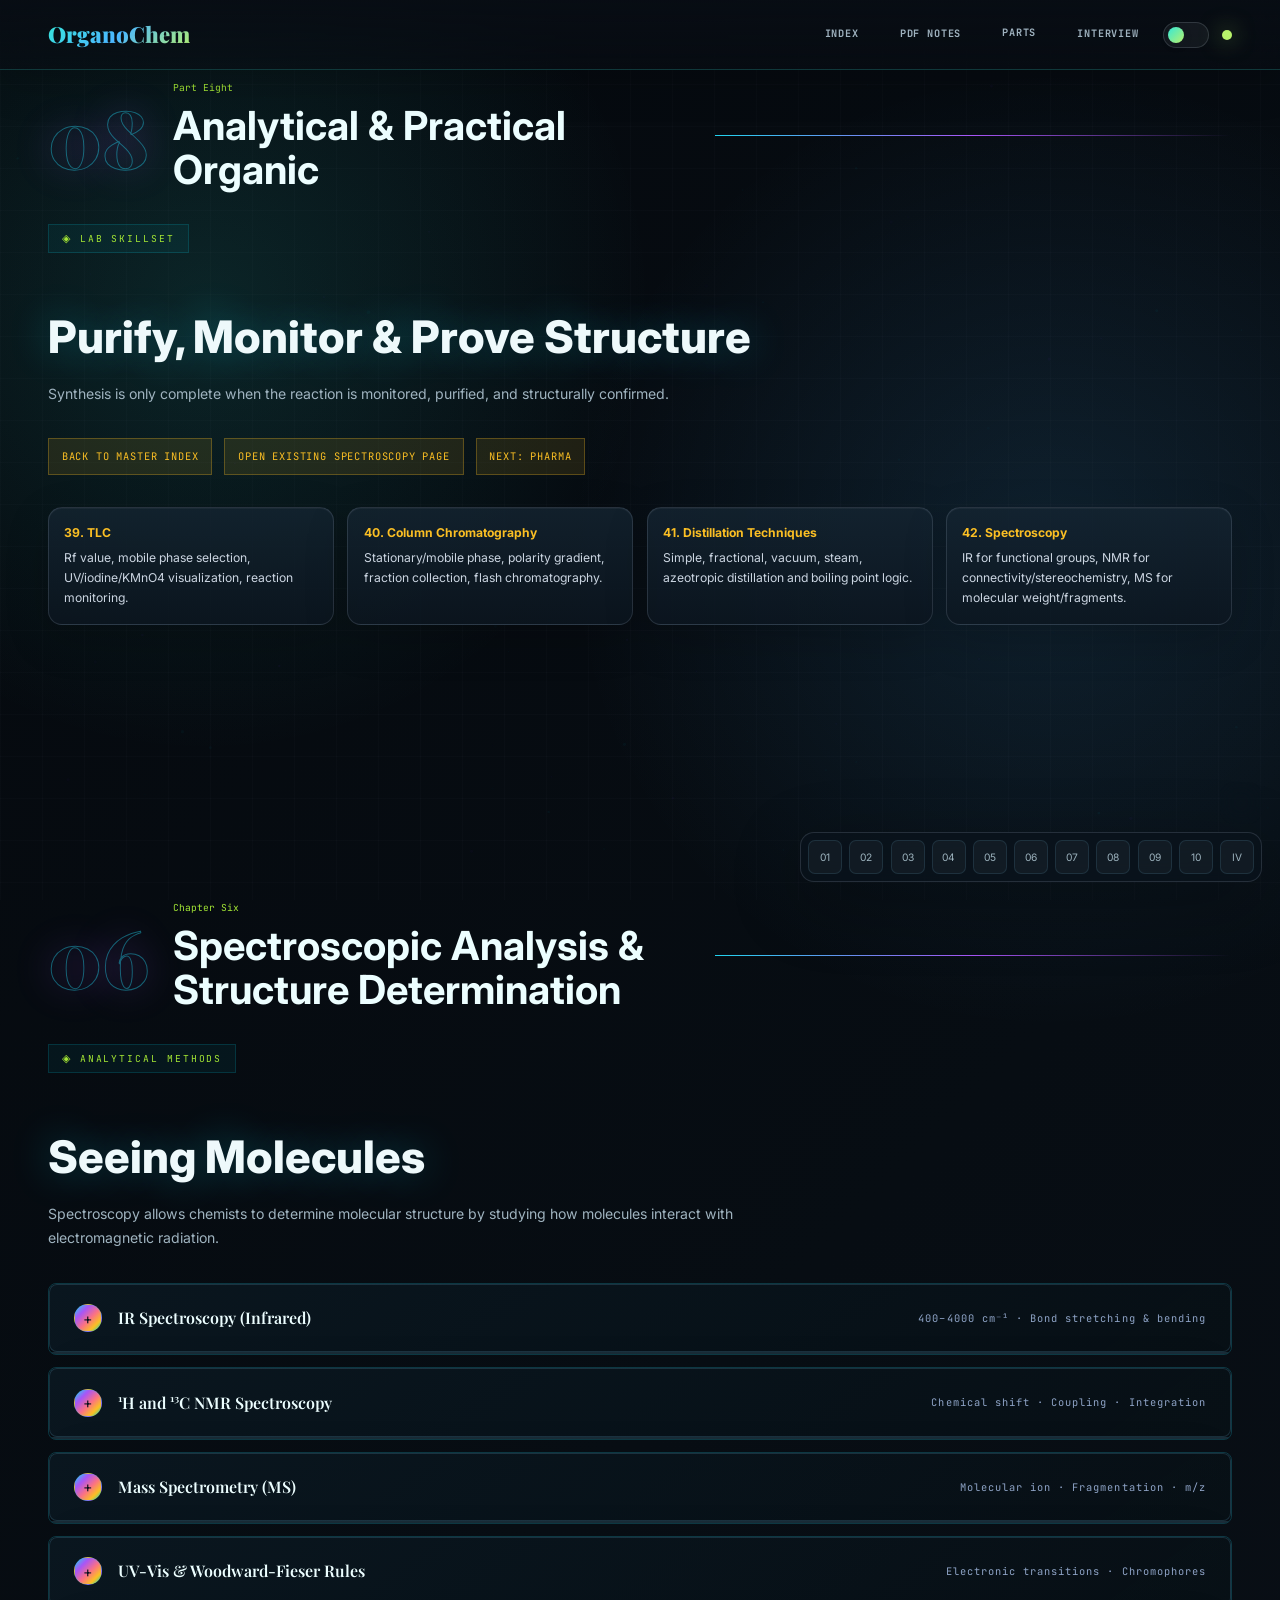
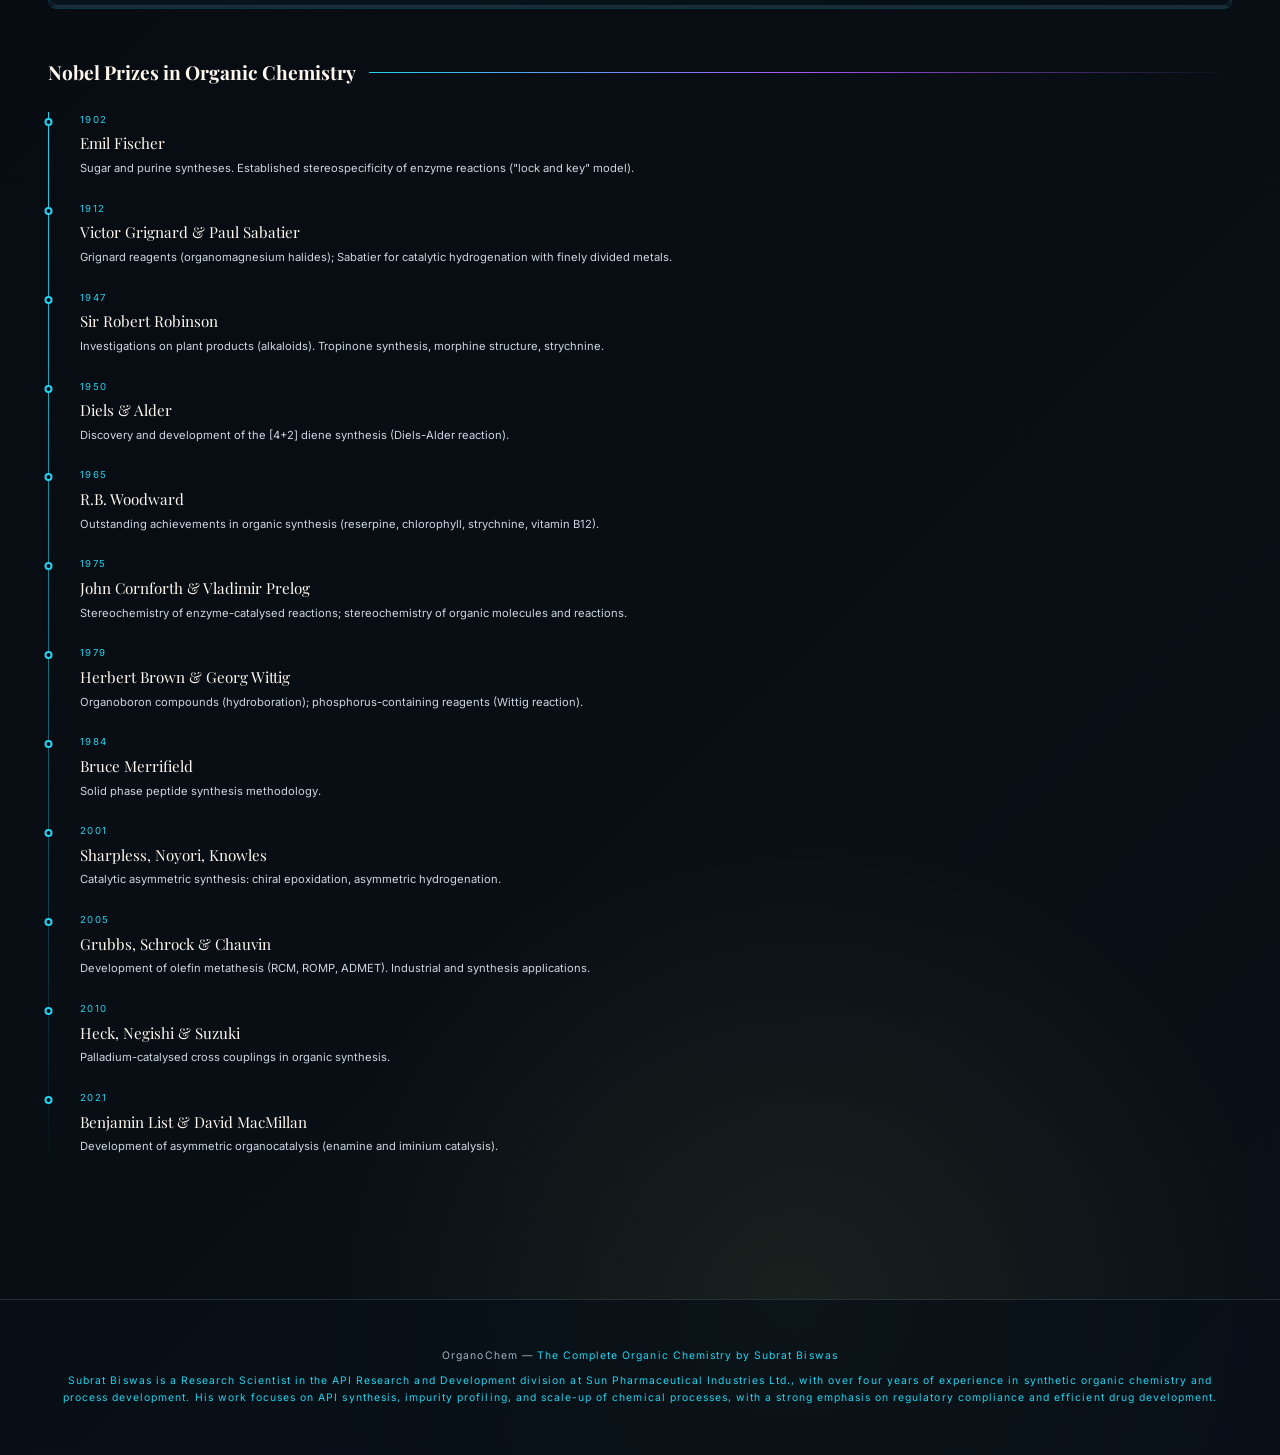
<file: parts/part-08-analytical.html>
﻿<!DOCTYPE html>
<html lang="en">
<head>
<meta charset="UTF-8">
<meta name="viewport" content="width=device-width, initial-scale=1.0">
<title>Part 08 - Analytical and Practical Organic</title>
<link href="https://fonts.googleapis.com/css2?family=Inter:wght@400;500;600;700&family=Playfair+Display:ital,wght@0,400;0,700;0,900;1,400&family=JetBrains+Mono:wght@300;400;600&family=Cormorant+Garamond:ital,wght@0,300;0,600;1,300&display=swap" rel="stylesheet">
<link rel="stylesheet" href="../assets/css/style.css">
</head>
<body data-multi-page="true" id="top">
<div class="progress-bar" id="progress"></div>
<canvas id="bg-canvas"></canvas>
<div class="overlay-backdrop" id="backdrop" onclick="closeDetail()"></div>
<div class="detail-overlay" id="detailPanel">
  <div onclick="closeDetail()" class="detail-close">âœ•</div>
  <div id="detailContent"></div>
</div>
<nav>
  <div class="nav-logo"><a href="../index.html" style="text-decoration:none;color:inherit">OrganoChem</a></div>
  <ul class="nav-links">
    <li><a href="../index.html">Index</a></li>
    <li><a href="../pdf-notes.html">PDF Notes</a></li>
    <li class="parts-menu">
      <button class="parts-button" type="button">Parts</button>
      <div class="parts-dropdown">
        <a href="../parts/part-01-goc.html"><span>01</span>General Organic Chemistry</a>
        <a href="../parts/part-02-stereochemistry.html"><span>02</span>Stereochemistry</a>
        <a href="../parts/part-03-functional-groups.html"><span>03</span>Functional Group Chemistry</a>
        <a href="../parts/part-04-redox.html"><span>04</span>Oxidation & Reduction</a>
        <a href="../parts/part-05-rearrangements.html"><span>05</span>Rearrangement Reactions</a>
        <a href="../parts/part-06-couplings.html"><span>06</span>Coupling Reactions</a>
        <a href="../parts/part-07-named-reactions.html"><span>07</span>Named Reactions</a>
        <a href="../parts/part-08-analytical.html"><span>08</span>Analytical & Practical Organic</a>
        <a href="../parts/part-09-pharma-industrial.html"><span>09</span>Industrial & Pharma Organic Chemistry</a>
        <a href="../parts/part-10-advanced.html"><span>10</span>Advanced Concepts</a>
        <a href="../interview.html"><span>IV</span>Interview Preparation</a>
        <a href="../structure-editor.html"><span>SE</span>Online Structure Editor</a>
      </div>
    </li>
    <li><a href="../interview.html">Interview</a></li>
  </ul>
  <div class="nav-actions">
    <button class="theme-toggle" id="themeToggle" type="button" aria-label="Switch to light mode" title="Toggle dark / light mode"></button>
    <div class="nav-indicator"></div>
  </div>
</nav>
<aside class="floating-toc" aria-label="Chapter navigation">
  <a href="../parts/part-01-goc.html" title="GOC">01</a>
  <a href="../parts/part-02-stereochemistry.html" title="Stereochemistry">02</a>
  <a href="../parts/part-03-functional-groups.html" title="Functional Groups">03</a>
  <a href="../parts/part-04-redox.html" title="Oxidation & Reduction">04</a>
  <a href="../parts/part-05-rearrangements.html" title="Rearrangements">05</a>
  <a href="../parts/part-06-couplings.html" title="Couplings">06</a>
  <a href="../parts/part-07-named-reactions.html" title="Named Reactions">07</a>
  <a href="../parts/part-08-analytical.html" title="Analytical">08</a>
  <a href="../parts/part-09-pharma-industrial.html" title="Pharma">09</a>
  <a href="../parts/part-10-advanced.html" title="Advanced">10</a>
  <a href="../interview.html" title="Interview Prep">IV</a>
</aside>
<a class="top-button" href="#top" title="Back to top">â†‘</a>
<main>
<section id="analytical-practical" class="atlas-page active">
  <div class="chapter-divider">
    <div class="chapter-num">08</div>
    <div class="chapter-info"><div class="chapter-label">Part Eight</div><div class="chapter-title">Analytical & Practical Organic</div></div>
    <div class="chapter-line"></div>
  </div>
  <div class="content-area">
    <div class="section-badge">Lab Skillset</div>
    <h2 class="glow-header">Purify, Monitor & Prove Structure</h2>
    <p class="glow-sub">Synthesis is only complete when the reaction is monitored, purified, and structurally confirmed.</p>
    <div class="page-actions"><a class="page-pill" href="../index.html">Back to Master Index</a><a class="page-pill" href="../parts/part-08-analytical.html#spectroscopy">Open Existing Spectroscopy Page</a><a class="page-pill" href="../parts/part-09-pharma-industrial.html">Next: Pharma</a></div>
    <div class="syllabus-list">
      <div class="syllabus-item"><strong>39. TLC</strong><span>Rf value, mobile phase selection, UV/iodine/KMnO4 visualization, reaction monitoring.</span></div>
      <div class="syllabus-item"><strong>40. Column Chromatography</strong><span>Stationary/mobile phase, polarity gradient, fraction collection, flash chromatography.</span></div>
      <div class="syllabus-item"><strong>41. Distillation Techniques</strong><span>Simple, fractional, vacuum, steam, azeotropic distillation and boiling point logic.</span></div>
      <div class="syllabus-item"><strong>42. Spectroscopy</strong><span>IR for functional groups, NMR for connectivity/stereochemistry, MS for molecular weight/fragments.</span></div>
    </div>
  </div>
</section>
<section id="spectroscopy" class="atlas-page active">
  <div class="chapter-divider">
    <div class="chapter-num">06</div>
    <div class="chapter-info">
      <div class="chapter-label">Chapter Six</div>
      <div class="chapter-title">Spectroscopic Analysis & Structure Determination</div>
    </div>
    <div class="chapter-line"></div>
  </div>
  <div class="content-area">
    <div class="section-badge">Analytical Methods</div>
    <h2 class="glow-header">Seeing Molecules</h2>
    <p class="glow-sub">Spectroscopy allows chemists to determine molecular structure by studying how molecules interact with electromagnetic radiation.</p>

    <div class="accordion">
      <div class="accordion-item" id="acc-ir">
        <div class="accordion-header" onclick="toggleAcc('acc-ir')">
          <div class="accordion-icon">+</div>
          <div class="accordion-label">IR Spectroscopy (Infrared)</div>
          <div class="accordion-meta">400–4000 cm⁻¹ · Bond stretching & bending</div>
        </div>
        <div class="accordion-body">
          <div class="accordion-content">
            <p style="font-size:0.78rem;color:var(--text2);line-height:1.7;margin-bottom:1rem">IR spectroscopy identifies functional groups by their characteristic bond stretching/bending vibrations. The "fingerprint region" (600–1500 cm⁻¹) is unique to each compound.</p>
            <table class="chem-table">
              <thead><tr><th>Wavenumber (cm⁻¹)</th><th>Bond/Group</th><th>Intensity/Shape</th></tr></thead>
              <tbody>
                <tr><td>3200–3550</td><td>O–H stretch (alcohol)</td><td>Broad, strong</td></tr>
                <tr><td>2500–3300</td><td>O–H stretch (carboxylic acid)</td><td>Very broad</td></tr>
                <tr><td>3300–3500</td><td>N–H stretch (amine/amide)</td><td>Medium, 1 (3°) or 2 peaks</td></tr>
                <tr><td>2850–2960</td><td>C–H stretch (alkane, sp³)</td><td>Multiple, medium</td></tr>
                <tr><td>3020–3100</td><td>C–H stretch (alkene/arene, sp²)</td><td>Medium</td></tr>
                <tr><td>3300</td><td>≡C–H stretch (terminal alkyne)</td><td>Sharp, strong</td></tr>
                <tr><td>2100–2260</td><td>C≡C or C≡N stretch</td><td>Weak to medium</td></tr>
                <tr><td>1620–1680</td><td>C=C stretch (alkene)</td><td>Medium</td></tr>
                <tr><td>1600, 1475</td><td>C=C stretch (aromatic)</td><td>Medium</td></tr>
                <tr><td>1700–1725</td><td>C=O stretch (ketone/aldehyde)</td><td>Strong, sharp</td></tr>
                <tr><td>1735–1750</td><td>C=O stretch (ester)</td><td>Strong, sharp</td></tr>
                <tr><td>1700–1725</td><td>C=O stretch (carboxylic acid)</td><td>Strong</td></tr>
                <tr><td>1630–1690</td><td>C=O stretch (amide)</td><td>Strong + N-H bends</td></tr>
                <tr><td>1040–1260</td><td>C–O stretch (alcohol/ether)</td><td>Strong</td></tr>
              </tbody>
            </table>
          </div>
        </div>
      </div>

      <div class="accordion-item" id="acc-nmr">
        <div class="accordion-header" onclick="toggleAcc('acc-nmr')">
          <div class="accordion-icon">+</div>
          <div class="accordion-label">¹H and ¹³C NMR Spectroscopy</div>
          <div class="accordion-meta">Chemical shift · Coupling · Integration</div>
        </div>
        <div class="accordion-body">
          <div class="accordion-content">
            <table class="chem-table">
              <thead><tr><th>Proton Environment</th><th>δ (ppm)</th></tr></thead>
              <tbody>
                <tr><td>TMS reference</td><td>0.0</td></tr>
                <tr><td>R–CH₃ (alkyl)</td><td>0.7–1.3</td></tr>
                <tr><td>R–CH₂–R (alkyl)</td><td>1.2–1.4</td></tr>
                <tr><td>R₃CH (alkyl)</td><td>1.4–1.7</td></tr>
                <tr><td>C=C–CH₃ (allylic)</td><td>1.6–2.2</td></tr>
                <tr><td>RC≡C–H (terminal alkyne)</td><td>1.8–3.1</td></tr>
                <tr><td>Ar–CH₃ (benzylic)</td><td>2.2–2.5</td></tr>
                <tr><td>R–CO–CH₃ (α to carbonyl)</td><td>2.1–2.6</td></tr>
                <tr><td>Cl–CH, Br–CH (α to halide)</td><td>2.5–4.0</td></tr>
                <tr><td>R–O–CH₃ (methoxy)</td><td>3.3–3.8</td></tr>
                <tr><td>R–OH (alcohol)</td><td>0.5–5.0 (variable)</td></tr>
                <tr><td>CH₂=CHR (vinyl)</td><td>4.5–6.5</td></tr>
                <tr><td>Ar–H (aromatic)</td><td>6.5–8.0</td></tr>
                <tr><td>R–CHO (aldehyde)</td><td>9.4–10.0</td></tr>
                <tr><td>R–COOH (carboxylic acid)</td><td>10–12 (very broad)</td></tr>
              </tbody>
            </table>
            <div class="info-box" style="margin-top:1rem"><strong>N+1 Rule:</strong> A proton with N equivalent neighboring protons shows N+1 peaks (multiplet). Doublet (d): 1 neighbor; triplet (t): 2; quartet (q): 3; quintet: 4, etc. J-coupling constant (Hz) measures through-bond H–H coupling.</div>
          </div>
        </div>
      </div>

      <div class="accordion-item" id="acc-ms">
        <div class="accordion-header" onclick="toggleAcc('acc-ms')">
          <div class="accordion-icon">+</div>
          <div class="accordion-label">Mass Spectrometry (MS)</div>
          <div class="accordion-meta">Molecular ion · Fragmentation · m/z</div>
        </div>
        <div class="accordion-body">
          <div class="accordion-content">
            <p style="font-size:0.78rem;color:var(--text2);line-height:1.7;margin-bottom:1rem">MS measures the mass-to-charge ratio (m/z) of ions. The molecular ion (M⁺•) gives the molecular weight. Fragmentation pattern gives structural information. High-resolution MS gives exact molecular formula.</p>
            <div class="info-box"><strong>Key fragmentations:</strong> α-cleavage (next to heteroatom or C=O), McLafferty rearrangement (γ-H transfer), allylic/benzylic cleavage (stable carbocation), retro Diels-Alder in cyclic systems.</div>
            <div class="info-box"><strong>Isotope patterns:</strong> Cl (M:M+2 = 3:1), Br (M:M+2 ≈ 1:1). Useful for identifying presence of halogens. Each ¹³C adds 1.1% to M+1 peak.</div>
          </div>
        </div>
      </div>

      <div class="accordion-item" id="acc-uv">
        <div class="accordion-header" onclick="toggleAcc('acc-uv')">
          <div class="accordion-icon">+</div>
          <div class="accordion-label">UV-Vis & Woodward-Fieser Rules</div>
          <div class="accordion-meta">Electronic transitions · Chromophores</div>
        </div>
        <div class="accordion-body">
          <div class="accordion-content">
            <p style="font-size:0.78rem;color:var(--text2);line-height:1.7;margin-bottom:1rem">UV-Vis measures electronic transitions (π→π*, n→π*). Conjugation extends λmax (bathochromic shift). Woodward-Fieser rules predict λmax for conjugated dienes and enones.</p>
            <table class="chem-table">
              <thead><tr><th>Chromophore</th><th>λmax (nm)</th><th>Transition</th></tr></thead>
              <tbody>
                <tr><td>Isolated C=C</td><td>~170</td><td>π→π*</td></tr>
                <tr><td>Conjugated diene</td><td>~217–253</td><td>π→π*</td></tr>
                <tr><td>Benzene</td><td>254 (weak), 204</td><td>π→π*</td></tr>
                <tr><td>Carbonyl (n→π*)</td><td>~270–280</td><td>n→π* (weak, forbidden)</td></tr>
                <tr><td>Carbonyl (π→π*)</td><td>~180</td><td>π→π*</td></tr>
                <tr><td>α,β-unsaturated ketone</td><td>~215–250</td><td>π→π*</td></tr>
              </tbody>
            </table>
          </div>
        </div>
      </div>
    </div>

    <!-- Timeline of Nobel Prizes -->
    <h3 class="sub" style="margin-top:3rem">Nobel Prizes in Organic Chemistry</h3>
    <div class="timeline">
      <div class="timeline-item"><div class="timeline-year">1902</div><div class="timeline-title">Emil Fischer</div><div class="timeline-text">Sugar and purine syntheses. Established stereospecificity of enzyme reactions ("lock and key" model).</div></div>
      <div class="timeline-item"><div class="timeline-year">1912</div><div class="timeline-title">Victor Grignard & Paul Sabatier</div><div class="timeline-text">Grignard reagents (organomagnesium halides); Sabatier for catalytic hydrogenation with finely divided metals.</div></div>
      <div class="timeline-item"><div class="timeline-year">1947</div><div class="timeline-title">Sir Robert Robinson</div><div class="timeline-text">Investigations on plant products (alkaloids). Tropinone synthesis, morphine structure, strychnine.</div></div>
      <div class="timeline-item"><div class="timeline-year">1950</div><div class="timeline-title">Diels & Alder</div><div class="timeline-text">Discovery and development of the [4+2] diene synthesis (Diels-Alder reaction).</div></div>
      <div class="timeline-item"><div class="timeline-year">1965</div><div class="timeline-title">R.B. Woodward</div><div class="timeline-text">Outstanding achievements in organic synthesis (reserpine, chlorophyll, strychnine, vitamin B12).</div></div>
      <div class="timeline-item"><div class="timeline-year">1975</div><div class="timeline-title">John Cornforth & Vladimir Prelog</div><div class="timeline-text">Stereochemistry of enzyme-catalysed reactions; stereochemistry of organic molecules and reactions.</div></div>
      <div class="timeline-item"><div class="timeline-year">1979</div><div class="timeline-title">Herbert Brown & Georg Wittig</div><div class="timeline-text">Organoboron compounds (hydroboration); phosphorus-containing reagents (Wittig reaction).</div></div>
      <div class="timeline-item"><div class="timeline-year">1984</div><div class="timeline-title">Bruce Merrifield</div><div class="timeline-text">Solid phase peptide synthesis methodology.</div></div>
      <div class="timeline-item"><div class="timeline-year">2001</div><div class="timeline-title">Sharpless, Noyori, Knowles</div><div class="timeline-text">Catalytic asymmetric synthesis: chiral epoxidation, asymmetric hydrogenation.</div></div>
      <div class="timeline-item"><div class="timeline-year">2005</div><div class="timeline-title">Grubbs, Schrock & Chauvin</div><div class="timeline-text">Development of olefin metathesis (RCM, ROMP, ADMET). Industrial and synthesis applications.</div></div>
      <div class="timeline-item"><div class="timeline-year">2010</div><div class="timeline-title">Heck, Negishi & Suzuki</div><div class="timeline-text">Palladium-catalysed cross couplings in organic synthesis.</div></div>
      <div class="timeline-item"><div class="timeline-year">2021</div><div class="timeline-title">Benjamin List & David MacMillan</div><div class="timeline-text">Development of asymmetric organocatalysis (enamine and iminium catalysis).</div></div>
    </div>
  </div>
</section>
</main>
<footer>
  <p>OrganoChem — <span>The Complete Organic Chemistry by Subrat Biswas</span></p>
  <p style="margin-top:0.5rem"><span>Subrat Biswas is a Research Scientist in the API Research and Development division at Sun Pharmaceutical Industries Ltd., with over four years of experience in synthetic organic chemistry and process development. His work focuses on API synthesis, impurity profiling, and scale-up of chemical processes, with a strong emphasis on regulatory compliance and efficient drug development.</p>
</footer>
<script src="../assets/js/main.js?v=3"></script>
</body>
</html>
</file>
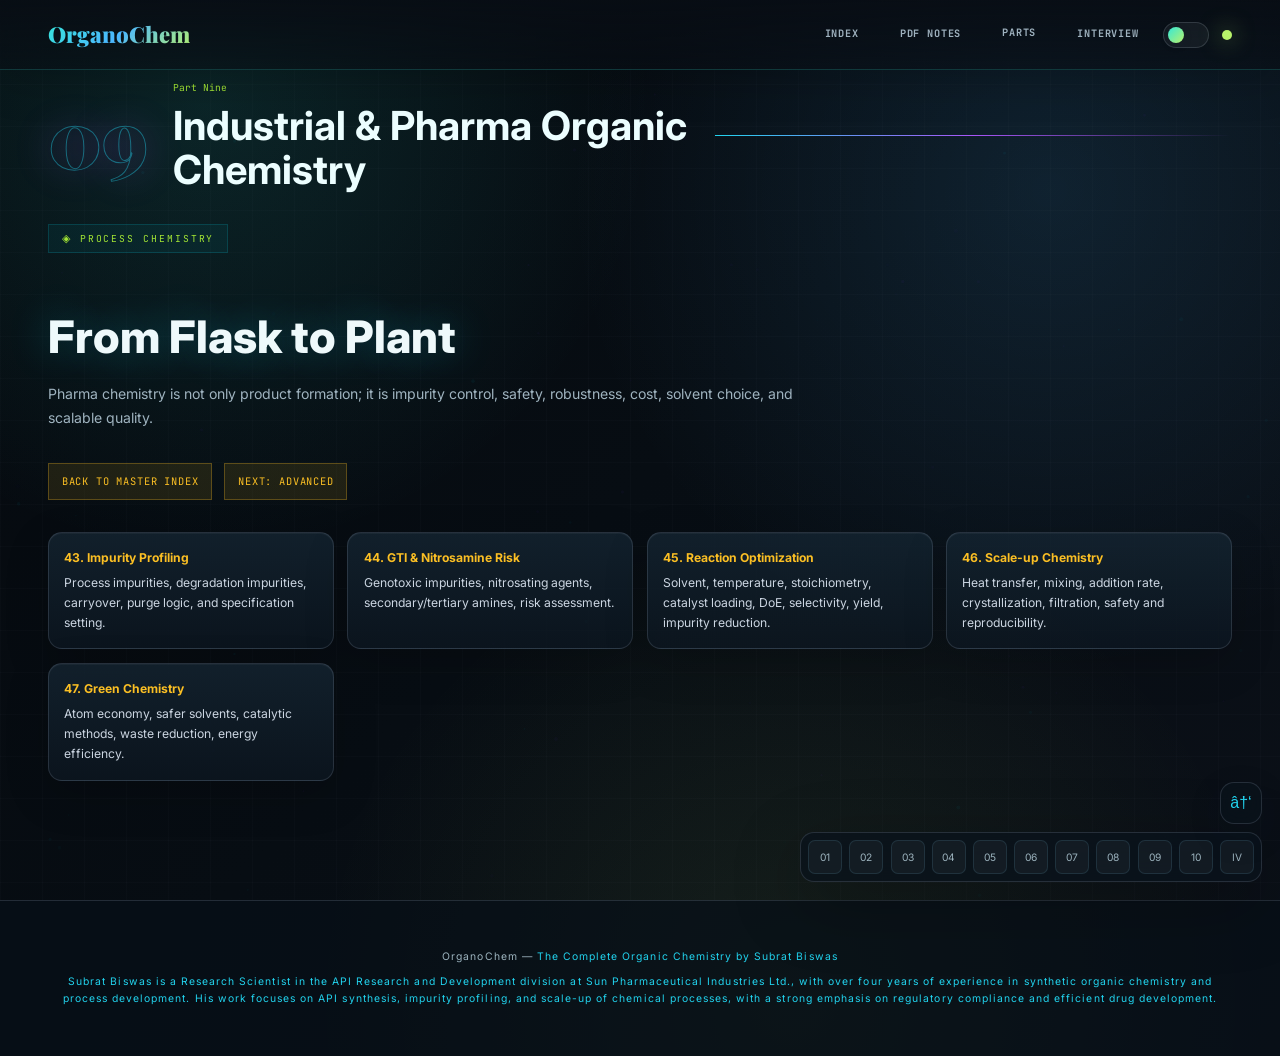
<file: parts/part-09-pharma-industrial.html>
﻿<!DOCTYPE html>
<html lang="en">
<head>
<meta charset="UTF-8">
<meta name="viewport" content="width=device-width, initial-scale=1.0">
<title>Part 09 - Industrial and Pharma Organic Chemistry</title>
<link href="https://fonts.googleapis.com/css2?family=Inter:wght@400;500;600;700&family=Playfair+Display:ital,wght@0,400;0,700;0,900;1,400&family=JetBrains+Mono:wght@300;400;600&family=Cormorant+Garamond:ital,wght@0,300;0,600;1,300&display=swap" rel="stylesheet">
<link rel="stylesheet" href="../assets/css/style.css">
</head>
<body data-multi-page="true" id="top">
<div class="progress-bar" id="progress"></div>
<canvas id="bg-canvas"></canvas>
<div class="overlay-backdrop" id="backdrop" onclick="closeDetail()"></div>
<div class="detail-overlay" id="detailPanel">
  <div onclick="closeDetail()" class="detail-close">âœ•</div>
  <div id="detailContent"></div>
</div>
<nav>
  <div class="nav-logo"><a href="../index.html" style="text-decoration:none;color:inherit">OrganoChem</a></div>
  <ul class="nav-links">
    <li><a href="../index.html">Index</a></li>
    <li><a href="../pdf-notes.html">PDF Notes</a></li>
    <li class="parts-menu">
      <button class="parts-button" type="button">Parts</button>
      <div class="parts-dropdown">
        <a href="../parts/part-01-goc.html"><span>01</span>General Organic Chemistry</a>
        <a href="../parts/part-02-stereochemistry.html"><span>02</span>Stereochemistry</a>
        <a href="../parts/part-03-functional-groups.html"><span>03</span>Functional Group Chemistry</a>
        <a href="../parts/part-04-redox.html"><span>04</span>Oxidation & Reduction</a>
        <a href="../parts/part-05-rearrangements.html"><span>05</span>Rearrangement Reactions</a>
        <a href="../parts/part-06-couplings.html"><span>06</span>Coupling Reactions</a>
        <a href="../parts/part-07-named-reactions.html"><span>07</span>Named Reactions</a>
        <a href="../parts/part-08-analytical.html"><span>08</span>Analytical & Practical Organic</a>
        <a href="../parts/part-09-pharma-industrial.html"><span>09</span>Industrial & Pharma Organic Chemistry</a>
        <a href="../parts/part-10-advanced.html"><span>10</span>Advanced Concepts</a>
        <a href="../interview.html"><span>IV</span>Interview Preparation</a>
        <a href="../structure-editor.html"><span>SE</span>Online Structure Editor</a>
      </div>
    </li>
    <li><a href="../interview.html">Interview</a></li>
  </ul>
  <div class="nav-actions">
    <button class="theme-toggle" id="themeToggle" type="button" aria-label="Switch to light mode" title="Toggle dark / light mode"></button>
    <div class="nav-indicator"></div>
  </div>
</nav>
<aside class="floating-toc" aria-label="Chapter navigation">
  <a href="../parts/part-01-goc.html" title="GOC">01</a>
  <a href="../parts/part-02-stereochemistry.html" title="Stereochemistry">02</a>
  <a href="../parts/part-03-functional-groups.html" title="Functional Groups">03</a>
  <a href="../parts/part-04-redox.html" title="Oxidation & Reduction">04</a>
  <a href="../parts/part-05-rearrangements.html" title="Rearrangements">05</a>
  <a href="../parts/part-06-couplings.html" title="Couplings">06</a>
  <a href="../parts/part-07-named-reactions.html" title="Named Reactions">07</a>
  <a href="../parts/part-08-analytical.html" title="Analytical">08</a>
  <a href="../parts/part-09-pharma-industrial.html" title="Pharma">09</a>
  <a href="../parts/part-10-advanced.html" title="Advanced">10</a>
  <a href="../interview.html" title="Interview Prep">IV</a>
</aside>
<a class="top-button" href="#top" title="Back to top">â†‘</a>
<main>
<section id="pharma-industrial" class="atlas-page active">
  <div class="chapter-divider">
    <div class="chapter-num">09</div>
    <div class="chapter-info"><div class="chapter-label">Part Nine</div><div class="chapter-title">Industrial & Pharma Organic Chemistry</div></div>
    <div class="chapter-line"></div>
  </div>
  <div class="content-area">
    <div class="section-badge">Process Chemistry</div>
    <h2 class="glow-header">From Flask to Plant</h2>
    <p class="glow-sub">Pharma chemistry is not only product formation; it is impurity control, safety, robustness, cost, solvent choice, and scalable quality.</p>
    <div class="page-actions"><a class="page-pill" href="../index.html">Back to Master Index</a><a class="page-pill" href="../parts/part-10-advanced.html">Next: Advanced</a></div>
    <div class="syllabus-list">
      <div class="syllabus-item"><strong>43. Impurity Profiling</strong><span>Process impurities, degradation impurities, carryover, purge logic, and specification setting.</span></div>
      <div class="syllabus-item"><strong>44. GTI & Nitrosamine Risk</strong><span>Genotoxic impurities, nitrosating agents, secondary/tertiary amines, risk assessment.</span></div>
      <div class="syllabus-item"><strong>45. Reaction Optimization</strong><span>Solvent, temperature, stoichiometry, catalyst loading, DoE, selectivity, yield, impurity reduction.</span></div>
      <div class="syllabus-item"><strong>46. Scale-up Chemistry</strong><span>Heat transfer, mixing, addition rate, crystallization, filtration, safety and reproducibility.</span></div>
      <div class="syllabus-item"><strong>47. Green Chemistry</strong><span>Atom economy, safer solvents, catalytic methods, waste reduction, energy efficiency.</span></div>
    </div>
  </div>
</section>
</main>
<footer>
  <p>OrganoChem — <span>The Complete Organic Chemistry by Subrat Biswas</span></p>
  <p style="margin-top:0.5rem"><span>Subrat Biswas is a Research Scientist in the API Research and Development division at Sun Pharmaceutical Industries Ltd., with over four years of experience in synthetic organic chemistry and process development. His work focuses on API synthesis, impurity profiling, and scale-up of chemical processes, with a strong emphasis on regulatory compliance and efficient drug development.</p>
</footer>
<script src="../assets/js/main.js?v=3"></script>
</body>
</html>
</file>
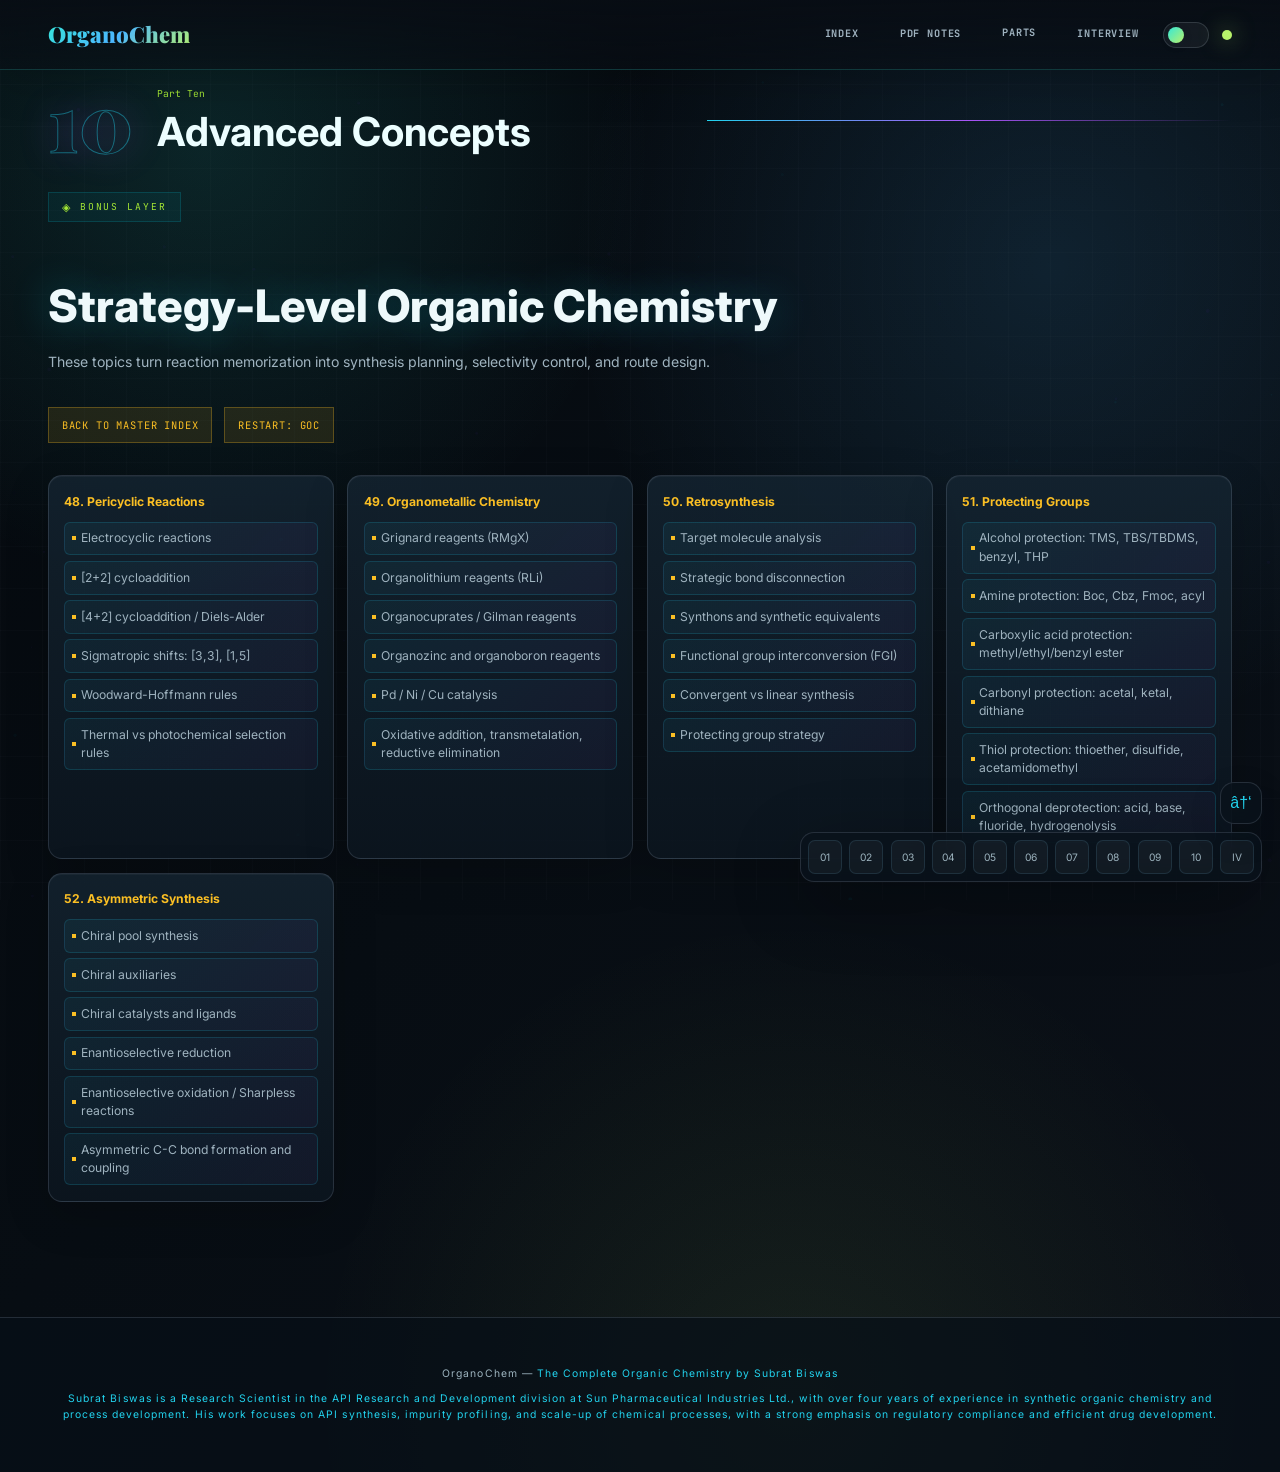
<file: parts/part-10-advanced.html>
﻿<!DOCTYPE html>
<html lang="en">
<head>
<meta charset="UTF-8">
<meta name="viewport" content="width=device-width, initial-scale=1.0">
<title>Part 10 - Advanced Concepts</title>
<link href="https://fonts.googleapis.com/css2?family=Inter:wght@400;500;600;700&family=Playfair+Display:ital,wght@0,400;0,700;0,900;1,400&family=JetBrains+Mono:wght@300;400;600&family=Cormorant+Garamond:ital,wght@0,300;0,600;1,300&display=swap" rel="stylesheet">
<link rel="stylesheet" href="../assets/css/style.css">
</head>
<body data-multi-page="true" id="top">
<div class="progress-bar" id="progress"></div>
<canvas id="bg-canvas"></canvas>
<div class="overlay-backdrop" id="backdrop" onclick="closeDetail()"></div>
<div class="detail-overlay" id="detailPanel">
  <div onclick="closeDetail()" class="detail-close">âœ•</div>
  <div id="detailContent"></div>
</div>
<nav>
  <div class="nav-logo"><a href="../index.html" style="text-decoration:none;color:inherit">OrganoChem</a></div>
  <ul class="nav-links">
    <li><a href="../index.html">Index</a></li>
    <li><a href="../pdf-notes.html">PDF Notes</a></li>
    <li class="parts-menu">
      <button class="parts-button" type="button">Parts</button>
      <div class="parts-dropdown">
        <a href="../parts/part-01-goc.html"><span>01</span>General Organic Chemistry</a>
        <a href="../parts/part-02-stereochemistry.html"><span>02</span>Stereochemistry</a>
        <a href="../parts/part-03-functional-groups.html"><span>03</span>Functional Group Chemistry</a>
        <a href="../parts/part-04-redox.html"><span>04</span>Oxidation & Reduction</a>
        <a href="../parts/part-05-rearrangements.html"><span>05</span>Rearrangement Reactions</a>
        <a href="../parts/part-06-couplings.html"><span>06</span>Coupling Reactions</a>
        <a href="../parts/part-07-named-reactions.html"><span>07</span>Named Reactions</a>
        <a href="../parts/part-08-analytical.html"><span>08</span>Analytical & Practical Organic</a>
        <a href="../parts/part-09-pharma-industrial.html"><span>09</span>Industrial & Pharma Organic Chemistry</a>
        <a href="../parts/part-10-advanced.html"><span>10</span>Advanced Concepts</a>
        <a href="../interview.html"><span>IV</span>Interview Preparation</a>
        <a href="../structure-editor.html"><span>SE</span>Online Structure Editor</a>
      </div>
    </li>
    <li><a href="../interview.html">Interview</a></li>
  </ul>
  <div class="nav-actions">
    <button class="theme-toggle" id="themeToggle" type="button" aria-label="Switch to light mode" title="Toggle dark / light mode"></button>
    <div class="nav-indicator"></div>
  </div>
</nav>
<aside class="floating-toc" aria-label="Chapter navigation">
  <a href="../parts/part-01-goc.html" title="GOC">01</a>
  <a href="../parts/part-02-stereochemistry.html" title="Stereochemistry">02</a>
  <a href="../parts/part-03-functional-groups.html" title="Functional Groups">03</a>
  <a href="../parts/part-04-redox.html" title="Oxidation & Reduction">04</a>
  <a href="../parts/part-05-rearrangements.html" title="Rearrangements">05</a>
  <a href="../parts/part-06-couplings.html" title="Couplings">06</a>
  <a href="../parts/part-07-named-reactions.html" title="Named Reactions">07</a>
  <a href="../parts/part-08-analytical.html" title="Analytical">08</a>
  <a href="../parts/part-09-pharma-industrial.html" title="Pharma">09</a>
  <a href="../parts/part-10-advanced.html" title="Advanced">10</a>
  <a href="../interview.html" title="Interview Prep">IV</a>
</aside>
<a class="top-button" href="#top" title="Back to top">â†‘</a>
<main>
<section id="advanced-concepts" class="atlas-page active">
  <div class="chapter-divider">
    <div class="chapter-num">10</div>
    <div class="chapter-info"><div class="chapter-label">Part Ten</div><div class="chapter-title">Advanced Concepts</div></div>
    <div class="chapter-line"></div>
  </div>
  <div class="content-area">
    <div class="section-badge">Bonus Layer</div>
    <h2 class="glow-header">Strategy-Level Organic Chemistry</h2>
    <p class="glow-sub">These topics turn reaction memorization into synthesis planning, selectivity control, and route design.</p>
    <div class="page-actions"><a class="page-pill" href="../index.html">Back to Master Index</a><a class="page-pill" href="../parts/part-01-goc.html">Restart: GOC</a></div>
    <div class="syllabus-list">
      <div class="syllabus-item"><strong>48. Pericyclic Reactions</strong><ul class="checklist-bullets"><li>Electrocyclic reactions</li><li>[2+2] cycloaddition</li><li>[4+2] cycloaddition / Diels-Alder</li><li>Sigmatropic shifts: [3,3], [1,5]</li><li>Woodward-Hoffmann rules</li><li>Thermal vs photochemical selection rules</li></ul></div>
      <div class="syllabus-item"><strong>49. Organometallic Chemistry</strong><ul class="checklist-bullets"><li>Grignard reagents (RMgX)</li><li>Organolithium reagents (RLi)</li><li>Organocuprates / Gilman reagents</li><li>Organozinc and organoboron reagents</li><li>Pd / Ni / Cu catalysis</li><li>Oxidative addition, transmetalation, reductive elimination</li></ul></div>
      <div class="syllabus-item"><strong>50. Retrosynthesis</strong><ul class="checklist-bullets"><li>Target molecule analysis</li><li>Strategic bond disconnection</li><li>Synthons and synthetic equivalents</li><li>Functional group interconversion (FGI)</li><li>Convergent vs linear synthesis</li><li>Protecting group strategy</li></ul></div>
      <div class="syllabus-item"><strong>51. Protecting Groups</strong><ul class="checklist-bullets"><li>Alcohol protection: TMS, TBS/TBDMS, benzyl, THP</li><li>Amine protection: Boc, Cbz, Fmoc, acyl</li><li>Carboxylic acid protection: methyl/ethyl/benzyl ester</li><li>Carbonyl protection: acetal, ketal, dithiane</li><li>Thiol protection: thioether, disulfide, acetamidomethyl</li><li>Orthogonal deprotection: acid, base, fluoride, hydrogenolysis</li></ul></div>
      <div class="syllabus-item"><strong>52. Asymmetric Synthesis</strong><ul class="checklist-bullets"><li>Chiral pool synthesis</li><li>Chiral auxiliaries</li><li>Chiral catalysts and ligands</li><li>Enantioselective reduction</li><li>Enantioselective oxidation / Sharpless reactions</li><li>Asymmetric C-C bond formation and coupling</li></ul></div>
    </div>
  </div>
</section>
</main>
<footer>
  <p>OrganoChem — <span>The Complete Organic Chemistry by Subrat Biswas</span></p>
  <p style="margin-top:0.5rem"><span>Subrat Biswas is a Research Scientist in the API Research and Development division at Sun Pharmaceutical Industries Ltd., with over four years of experience in synthetic organic chemistry and process development. His work focuses on API synthesis, impurity profiling, and scale-up of chemical processes, with a strong emphasis on regulatory compliance and efficient drug development.</p>
</footer>
<script src="../assets/js/main.js?v=3"></script>
</body>
</html>
</file>
<file: assets/css/style.css>
﻿
:root {
  --bg: #080312;
  --bg2: #111827;
  --bg3: #1e1b4b;
  --accent: #22d3ee;
  --accent2: #a855f7;
  --accent3: #34d399;
  --accent4: #fbbf24;
  --accent5: #fb7185;
  --accent6: #38bdf8;
  --text: #fff7ed;
  --text2: #cbd5e1;
  --text3: #8fa4c7;
  --glow: 0 18px 70px rgba(34,211,238,0.22);
  --glow2: 0 18px 70px rgba(168,85,247,0.24);
  --border: rgba(34,211,238,0.22);
  --border2: rgba(168,85,247,0.26);
  --rainbow: linear-gradient(135deg,#22d3ee 0%,#a855f7 28%,#fb7185 55%,#fbbf24 78%,#34d399 100%);
  --rainbow-soft: linear-gradient(135deg,rgba(34,211,238,0.18),rgba(168,85,247,0.18),rgba(251,113,133,0.14),rgba(251,191,36,0.12));
  --glass: rgba(15,23,42,0.68);
}
body.light-mode{
  --bg:#fff7ed;
  --bg2:#eef2ff;
  --bg3:#ecfeff;
  --accent:#0891b2;
  --accent2:#9333ea;
  --accent3:#059669;
  --accent4:#d97706;
  --accent5:#e11d48;
  --accent6:#2563eb;
  --text:#172033;
  --text2:#38455e;
  --text3:#687791;
  --glow:0 18px 55px rgba(8,145,178,0.16);
  --glow2:0 18px 55px rgba(147,51,234,0.15);
  --border:rgba(8,145,178,0.22);
  --border2:rgba(147,51,234,0.22);
  --rainbow: linear-gradient(135deg,#06b6d4 0%,#9333ea 28%,#e11d48 55%,#f59e0b 78%,#10b981 100%);
  --rainbow-soft: linear-gradient(135deg,rgba(6,182,212,0.16),rgba(147,51,234,0.14),rgba(225,29,72,0.10),rgba(245,158,11,0.12));
  --glass: rgba(255,255,255,0.74);
}
*,*::before,*::after{box-sizing:border-box;margin:0;padding:0}
html{scroll-behavior:smooth;overflow-x:hidden}
body{
  background:
    radial-gradient(circle at top left, rgba(34,211,238,0.22), transparent 28rem),
    radial-gradient(circle at 78% 8%, rgba(168,85,247,0.24), transparent 28rem),
    radial-gradient(circle at 20% 88%, rgba(52,211,153,0.16), transparent 24rem),
    linear-gradient(145deg,var(--bg) 0%,var(--bg2) 52%,var(--bg3) 100%);
  color:var(--text);
  font-family:'Segoe UI',Inter,system-ui,-apple-system,BlinkMacSystemFont,Arial,sans-serif;
  font-size:17px;
  line-height:1.62;
  font-weight:400;
  overflow-x:hidden;
  cursor:default;
}
body.detail-open{overflow:hidden}
body::before{
  content:'';
  position:fixed;
  inset:0;
  pointer-events:none;
  z-index:0;
  background:
    linear-gradient(115deg,transparent 0 34%,rgba(251,191,36,0.07) 34% 35%,transparent 35% 100%),
    linear-gradient(245deg,transparent 0 58%,rgba(251,113,133,0.08) 58% 59%,transparent 59% 100%);
  opacity:0.8;
}
body.light-mode #bg-canvas{opacity:0.12}
body.light-mode nav{
  background:linear-gradient(to bottom, rgba(255,247,237,0.94), rgba(238,242,255,0.72));
}
body.light-mode .topic-card,
body.light-mode .reaction-card,
body.light-mode .quick-map-inner,
body.light-mode .index-part,
body.light-mode .fg-card,
body.light-mode .accordion-header,
body.light-mode .accordion-body,
body.light-mode .matrix-cell,
body.light-mode .syllabus-item,
body.light-mode .mini-reaction{
  background:rgba(246,250,252,0.90);
  border-color:rgba(15,23,42,0.11);
  box-shadow:0 18px 45px rgba(15,23,42,0.08), inset 0 1px 0 rgba(255,255,255,0.75);
}
body.light-mode .detail-overlay{background:rgba(246,250,252,0.98);border-left-color:rgba(15,23,42,0.12)}
body.light-mode .search-input,
body.light-mode .floating-toc,
body.light-mode .top-button{
  background:rgba(246,250,252,0.94);
  border-color:rgba(15,23,42,0.12);
}
body.light-mode .reaction-eq,
body.light-mode .detail-eq,
body.light-mode .formula-big{
  background:rgba(0,124,145,0.06);
  border-color:rgba(0,124,145,0.18);
}
body.light-mode .reaction-diagram{background:#f8fbfc;border-color:rgba(15,23,42,0.12)}
body.light-mode .chem-table th{background:rgba(0,124,145,0.10);color:#005f70}
body.light-mode .chem-table td{border-bottom-color:rgba(15,23,42,0.08);color:#263445}
body.light-mode .chem-table tr:hover td{background:rgba(0,124,145,0.05)}
body.light-mode .info-box{background:rgba(4,120,87,0.08);color:#263445}
body.light-mode .warn-box{background:rgba(180,83,9,0.08);color:#263445}

/* DEFAULT CURSOR */
#cursor,#cursor-ring{display:none}

/* PARTICLE CANVAS */
#bg-canvas{position:fixed;top:0;left:0;width:100%;height:100%;z-index:0;opacity:0.4}

/* SCROLLBAR */
::-webkit-scrollbar{width:4px}
::-webkit-scrollbar-track{background:var(--bg)}
::-webkit-scrollbar-thumb{background:var(--rainbow);border-radius:2px}

/* NAV */
nav{
  position:fixed;top:0;left:0;right:0;z-index:100;
  padding:1rem 3rem;
  display:flex;align-items:center;justify-content:space-between;gap:1.5rem;
  background:linear-gradient(to bottom, rgba(8,3,18,0.88), rgba(17,24,39,0.48));
  backdrop-filter:blur(18px);
  border-bottom:1px solid var(--border);
  box-shadow:0 10px 45px rgba(0,0,0,0.18);
}
.nav-logo{
  font-family:'Playfair Display',serif;
  font-size:1.4rem;
  font-weight:900;
  background:var(--rainbow);
  -webkit-background-clip:text;-webkit-text-fill-color:transparent;
  letter-spacing:-0.02em;
  flex-shrink:0;
}
.nav-links{
  display:flex;gap:1rem;list-style:none;
  flex:1;justify-content:flex-end;align-items:center;
  min-width:0;
}
.nav-links a{
  color:var(--text2);font-size:0.62rem;letter-spacing:0.08em;text-transform:uppercase;
  text-decoration:none;transition:color 0.2s,text-shadow 0.2s;
  white-space:nowrap;
}
.nav-links a:hover{color:var(--accent4);text-shadow:0 0 18px rgba(251,191,36,0.4)}
.parts-menu{
  position:relative;
}
.parts-button,.nav-tool-button{
  border:1px solid rgba(251,191,36,0.28);
  background:rgba(251,191,36,0.10);
  color:var(--accent4);
  padding:0.46rem 0.7rem;
  font-family:'JetBrains Mono','Consolas',monospace;
  font-size:0.62rem;
  letter-spacing:0.08em;
  text-transform:uppercase;
  cursor:pointer;
}
.nav-tool-button{
  background:rgba(34,211,238,0.08);
  border-color:rgba(34,211,238,0.22);
  color:var(--text2);
}
.nav-tool-button:hover{color:var(--accent4);border-color:rgba(251,191,36,0.34)}
.parts-dropdown,.nav-dropdown{
  position:absolute;
  top:calc(100% + 0.75rem);
  right:0;
  width:min(360px,calc(100vw - 2rem));
  padding:0.65rem;
  display:grid;
  gap:0.35rem;
  background:linear-gradient(135deg,rgba(8,3,18,0.98),rgba(15,23,42,0.96));
  border:1px solid var(--border);
  box-shadow:0 22px 70px rgba(0,0,0,0.35),var(--glow2);
  backdrop-filter:blur(18px);
  opacity:0;
  pointer-events:none;
  transform:translateY(-8px);
  transition:opacity 0.2s,transform 0.2s;
}
.parts-menu:hover .parts-dropdown,
.parts-menu:focus-within .parts-dropdown,
.parts-menu:hover .nav-dropdown,
.parts-menu:focus-within .nav-dropdown{
  opacity:1;
  pointer-events:auto;
  transform:translateY(0);
}
.parts-dropdown a,.nav-dropdown a,.nav-dropdown button,.progress-row{
  display:block;
  padding:0.65rem 0.75rem;
  border:1px solid rgba(255,255,255,0.07);
  background:linear-gradient(135deg,rgba(34,211,238,0.06),rgba(168,85,247,0.07));
  color:var(--text2);
  line-height:1.35;
  text-align:left;
  width:100%;
  text-decoration:none;
  font-family:'JetBrains Mono','Consolas',monospace;
  font-size:0.68rem;
  letter-spacing:0.03em;
  cursor:pointer;
}
.parts-dropdown a:hover,.nav-dropdown a:hover,.nav-dropdown button:hover{
  color:var(--accent4);
  border-color:rgba(251,191,36,0.34);
  background:rgba(251,191,36,0.09);
}
.parts-dropdown span,.nav-dropdown span{
  color:var(--accent4);
  margin-right:0.35rem;
}
.nav-dropdown-title{
  color:var(--text);
  font-family:'Playfair Display',serif;
  font-size:1rem;
  font-weight:700;
  padding:0.25rem 0.2rem 0.45rem;
}
.nav-dropdown-note{
  color:var(--text3);
  font-size:0.68rem;
  line-height:1.55;
  padding:0 0.2rem 0.55rem;
}
.header-search-input{
  width:100%;
  margin-bottom:0.45rem;
  padding:0.72rem 0.8rem;
  color:var(--text);
  background:rgba(8,13,20,0.78);
  border:1px solid var(--border);
  outline:none;
  font-family:'JetBrains Mono','Consolas',monospace;
  font-size:0.74rem;
}
.header-search-input:focus{border-color:rgba(251,191,36,0.48)}
.header-search-results{
  display:grid;
  gap:0.35rem;
  max-height:320px;
  overflow:auto;
}
.progress-row{
  display:flex;
  align-items:center;
  justify-content:space-between;
  gap:0.75rem;
}
.progress-row.done{color:var(--accent3);border-color:rgba(52,211,153,0.28);background:rgba(52,211,153,0.08)}
.progress-check{
  width:16px;
  height:16px;
  border:1px solid currentColor;
  display:inline-flex;
  align-items:center;
  justify-content:center;
  flex-shrink:0;
}
.progress-row.done .progress-check::before{content:'✓';font-size:0.7rem}
.nav-indicator{
  width:8px;height:8px;border-radius:50%;background:var(--rainbow);
  animation:pulse 2s infinite;
}
.nav-actions{display:flex;align-items:center;gap:0.8rem}
.theme-toggle{
  width:46px;height:26px;border:1px solid var(--border);
  background:var(--rainbow-soft);
  position:relative;cursor:pointer;padding:0;
  transition:border-color 0.2s,background 0.2s;
  border-radius:999px;
}
.theme-toggle::before{
  content:'';
  position:absolute;top:4px;left:4px;width:16px;height:16px;
  background:var(--rainbow);transition:left 0.25s,background 0.25s;
  box-shadow:0 0 18px rgba(34,211,238,0.4);
  border-radius:50%;
}
.theme-toggle::after{
  content:'D';position:absolute;right:8px;top:50%;transform:translateY(-50%);
  font-family:'JetBrains Mono','Consolas',monospace;font-size:0.58rem;color:var(--text3);
}
body.light-mode .theme-toggle{background:var(--rainbow-soft)}
body.light-mode .theme-toggle::before{left:24px;background:var(--rainbow);box-shadow:0 0 14px rgba(217,119,6,0.25)}
body.light-mode .theme-toggle::after{content:'L';left:8px;right:auto;color:var(--text3)}
@keyframes pulse{0%,100%{opacity:1;transform:scale(1)}50%{opacity:0.5;transform:scale(1.5)}}

/* SECTIONS */
section{position:relative;z-index:1}

/* HERO */
.hero{
  min-height:100vh;
  display:flex;flex-direction:column;align-items:center;justify-content:center;
  text-align:center;padding:8rem 2rem 4rem;
  position:relative;overflow:hidden;
}
.hero::before{
  content:'';
  position:absolute;
  inset:6rem 3rem 2rem;
  pointer-events:none;
  background:
    radial-gradient(circle at 20% 25%,rgba(34,211,238,0.26),transparent 14rem),
    radial-gradient(circle at 76% 36%,rgba(251,113,133,0.22),transparent 16rem),
    radial-gradient(circle at 50% 70%,rgba(251,191,36,0.15),transparent 18rem);
  filter:blur(8px);
}
.hero-eyebrow{
  font-size:0.65rem;letter-spacing:0.3em;text-transform:uppercase;
  color:var(--accent4);margin-bottom:2rem;
  display:flex;align-items:center;gap:1rem;
}
.hero-eyebrow::before,.hero-eyebrow::after{content:'';flex:1;height:1px;background:var(--rainbow);opacity:0.65;max-width:80px}
.hero-title{
  font-family:'Playfair Display',serif;
  font-size:clamp(3.5rem,9vw,8rem);
  font-weight:900;line-height:0.95;
  letter-spacing:-0.03em;
  margin-bottom:1.5rem;
}
.hero-title span{
  display:block;
  background:linear-gradient(120deg,#ffffff 0%,var(--accent) 24%,var(--accent2) 48%,var(--accent5) 68%,var(--accent4) 84%,var(--accent3) 100%);
  -webkit-background-clip:text;-webkit-text-fill-color:transparent;
  filter:drop-shadow(0 18px 48px rgba(168,85,247,0.22));
}
.hero-sub{
  font-family:'Cormorant Garamond',serif;
  font-size:1.2rem;font-style:italic;color:var(--text2);
  max-width:600px;margin:0 auto 3rem;line-height:1.6;
}
.hero-stats{
  display:flex;gap:4rem;margin:3rem 0;
}
.stat{text-align:center}
.stat-num{
  font-family:'Playfair Display',serif;
  font-size:2.5rem;font-weight:900;
  background:var(--rainbow);
  -webkit-background-clip:text;-webkit-text-fill-color:transparent;
}
.stat-label{font-size:0.65rem;letter-spacing:0.2em;text-transform:uppercase;color:var(--text3);margin-top:0.25rem}
.scroll-indicator{
  position:absolute;bottom:3rem;left:50%;transform:translateX(-50%);
  display:flex;flex-direction:column;align-items:center;gap:0.5rem;
  color:var(--text3);font-size:0.6rem;letter-spacing:0.2em;text-transform:uppercase;
  animation:float 3s ease-in-out infinite;
}
@keyframes float{0%,100%{transform:translateX(-50%) translateY(0)}50%{transform:translateX(-50%) translateY(-8px)}}
.scroll-line{width:2px;height:40px;background:linear-gradient(to bottom,var(--accent4),var(--accent5),transparent)}

/* MOLECULE DECORATION */
.molecule-bg{
  position:absolute;top:50%;left:50%;transform:translate(-50%,-50%);
  width:600px;height:600px;opacity:0.04;pointer-events:none;
}

/* CHAPTER DIVIDER */
.chapter-divider{
  display:flex;align-items:center;gap:1.5rem;
  padding:0 3rem;margin:4rem 0 2rem;
}
.chapter-num{
  font-family:'Playfair Display',serif;font-size:5rem;font-weight:900;
  color:transparent;-webkit-text-stroke:1px rgba(34,211,238,0.42);
  text-shadow:0 0 38px rgba(168,85,247,0.22);
  line-height:1;flex-shrink:0;
}
.chapter-info{flex:1}
.chapter-label{font-size:0.6rem;letter-spacing:0.3em;text-transform:uppercase;color:var(--accent4);margin-bottom:0.5rem}
.chapter-title{
  font-family:'Playfair Display',serif;font-size:2.5rem;font-weight:700;
  line-height:1.1;
}
.chapter-line{flex:1;height:1px;background:linear-gradient(to right,var(--accent),var(--accent2),transparent)}

/* CONTENT GRID */
.content-area{padding:0 3rem 6rem;max-width:1600px;margin:0 auto}

/* TOPIC CARDS */
.topics-grid{
  display:grid;grid-template-columns:repeat(auto-fit,minmax(280px,1fr));
  gap:1.5rem;margin:2rem 0;
}
.topic-card{
  background:
    linear-gradient(135deg,rgba(15,23,42,0.82),rgba(49,46,129,0.40)),
    var(--rainbow-soft);
  border:1px solid var(--border);
  border-radius:8px;
  padding:1.8rem;
  cursor:pointer;
  transition:all 0.3s ease;
  position:relative;overflow:hidden;
  box-shadow:0 18px 50px rgba(0,0,0,0.18), inset 0 1px 0 rgba(255,255,255,0.06);
}
.topic-card::before{
  content:'';position:absolute;top:0;left:0;right:0;height:2px;
  background:var(--rainbow);
  transform:scaleX(0);transform-origin:left;transition:transform 0.3s;
}
.topic-card::after{
  content:'';
  position:absolute;right:-28px;bottom:-28px;width:92px;height:92px;
  background:radial-gradient(circle,rgba(251,191,36,0.16),transparent 68%);
  pointer-events:none;
}
.topic-card:hover{
  border-color:rgba(251,191,36,0.45);
  transform:translateY(-5px);
  box-shadow:var(--glow),var(--glow2);
}
.topic-card:hover::before{transform:scaleX(1)}
.topic-icon{
  width:46px;height:46px;margin-bottom:1rem;
  display:flex;align-items:center;justify-content:center;
  border:1px solid rgba(255,255,255,0.18);
  background:var(--rainbow);
  color:#08111f;
  font-family:'JetBrains Mono','Consolas',monospace;
  font-size:0.72rem;font-weight:600;letter-spacing:0.06em;
}
.topic-title{
  font-family:'Playfair Display',serif;font-size:1.15rem;font-weight:700;
  margin-bottom:0.5rem;color:var(--text);
}
.topic-desc{font-size:0.78rem;color:var(--text2);line-height:1.65}
.topic-tag{
  display:inline-block;margin-top:0.8rem;
  padding:0.2rem 0.6rem;font-size:0.6rem;letter-spacing:0.1em;
  background:rgba(251,191,36,0.13);border:1px solid rgba(251,191,36,0.28);
  color:var(--accent4);text-transform:uppercase;
  border-radius:999px;
}

/* ACCORDION */
.accordion{margin:1rem 0}
.accordion-item{
  border:1px solid var(--border);
  border-radius:8px;
  margin-bottom:0.75rem;
  overflow:hidden;
  transition:border-color 0.3s;
}
.accordion-item.open{border-color:rgba(251,191,36,0.45);box-shadow:0 14px 42px rgba(168,85,247,0.12)}
.accordion-header{
  display:flex;align-items:center;gap:1rem;
  padding:1.2rem 1.5rem;
  cursor:pointer;
  background:linear-gradient(135deg,rgba(15,23,42,0.78),rgba(49,46,129,0.32));
  transition:background 0.2s;
  user-select:none;
}
.accordion-header:hover{background:linear-gradient(135deg,rgba(34,211,238,0.12),rgba(168,85,247,0.16))}
.accordion-icon{
  width:28px;height:28px;border-radius:50%;
  display:flex;align-items:center;justify-content:center;
  font-size:0.9rem;flex-shrink:0;
  border:1px solid var(--border);color:#08111f;background:var(--rainbow);
  transition:transform 0.3s;
}
.accordion-item.open .accordion-icon{transform:rotate(45deg);border-color:var(--accent)}
.accordion-label{
  flex:1;font-family:'Playfair Display',serif;font-size:1rem;font-weight:600;
}
.accordion-meta{font-size:0.65rem;color:var(--text3);letter-spacing:0.1em}
.accordion-body{
  max-height:0;overflow:hidden;transition:max-height 0.5s ease;
  background:rgba(8,13,20,0.72);
}
.accordion-body.open{max-height:3000px}
.accordion-content{padding:1.5rem 1.5rem 1.5rem 3.5rem}

/* NAME REACTION CARD */
.reaction-card{
  background:
    linear-gradient(135deg,rgba(15,23,42,0.90),rgba(88,28,135,0.26)),
    radial-gradient(circle at 100% 0,rgba(251,113,133,0.12),transparent 42%);
  border:1px solid var(--border2);
  border-radius:8px;padding:1.5rem;margin-bottom:1rem;
  position:relative;
  overflow:hidden;
  box-shadow:0 18px 50px rgba(0,0,0,0.16);
}
.reaction-card::after{
  content:'';position:absolute;left:0;top:0;bottom:0;width:3px;
  background:linear-gradient(to bottom,var(--accent2),var(--accent5),var(--accent4));
}
.reaction-name{
  font-family:'Playfair Display',serif;font-size:1.1rem;font-weight:700;
  color:var(--accent4);margin-bottom:0.3rem;
}
.reaction-year{font-size:0.66rem;color:var(--text3);letter-spacing:0.15em;margin-bottom:0.8rem}
.reaction-desc{font-size:0.82rem;color:var(--text2);line-height:1.75;margin-bottom:1rem}
.reaction-eq{
  background:linear-gradient(135deg,rgba(34,211,238,0.08),rgba(168,85,247,0.08));
  border:1px solid rgba(34,211,238,0.18);
  padding:0.8rem 1rem;
  font-family:'Cormorant Garamond',serif;
  font-size:0.95rem;font-style:italic;
  color:var(--text);letter-spacing:0.02em;
  margin:0.8rem 0;
  position:relative;
}
.reaction-eq::before{content:'⟶ ';color:var(--accent4);font-style:normal}
.reaction-tags{display:flex;flex-wrap:wrap;gap:0.4rem;margin-top:0.8rem}
.reaction-tag{
  padding:0.2rem 0.5rem;font-size:0.58rem;letter-spacing:0.08em;
  text-transform:uppercase;border-radius:1px;
}
.tag-mech{background:rgba(168,85,247,0.18);border:1px solid rgba(168,85,247,0.36);color:#d8b4fe}
.tag-type{background:rgba(52,211,153,0.13);border:1px solid rgba(52,211,153,0.32);color:#86efac}
.tag-cond{background:rgba(251,191,36,0.14);border:1px solid rgba(251,191,36,0.34);color:#fde68a}

/* FUNCTIONAL GROUP SECTION */
.fg-grid{
  display:grid;grid-template-columns:repeat(auto-fit,minmax(200px,1fr));
  gap:1rem;margin:1.5rem 0;
}
.fg-card{
  background:linear-gradient(135deg,rgba(15,23,42,0.72),rgba(6,182,212,0.10));
  border:1px solid var(--border);padding:1.2rem;
  border-radius:8px;cursor:pointer;
  transition:all 0.3s;text-align:center;
}
.fg-card:hover{border-color:var(--accent3);box-shadow:0 18px 45px rgba(52,211,153,0.16);transform:translateY(-3px)}
.fg-formula{
  font-family:'Cormorant Garamond',serif;
  font-size:1.5rem;font-weight:600;color:var(--accent3);
  text-shadow:0 0 20px rgba(52,211,153,0.25);
  margin-bottom:0.5rem;
}
.fg-name{font-size:0.75rem;color:var(--text2);letter-spacing:0.08em}

/* ALCOHOL CLASSIFICATION */
.alcohol-tree{
  display:flex;flex-direction:column;gap:0;
  margin:2rem 0;
}
.alcohol-branch{
  display:flex;gap:1.5rem;
  margin-bottom:1.5rem;
}
.branch-label{
  writing-mode:vertical-rl;
  transform:rotate(180deg);
  font-size:0.6rem;letter-spacing:0.2em;text-transform:uppercase;
  color:var(--accent4);
  border-left:2px solid var(--accent4);
  padding:0.5rem 0.5rem;
  flex-shrink:0;
}
.branch-content{flex:1}
.branch-title{
  font-family:'Playfair Display',serif;font-size:1.3rem;
  color:var(--text);margin-bottom:0.8rem;
  display:flex;align-items:center;gap:0.8rem;
}
.branch-badge{
  padding:0.2rem 0.6rem;font-size:0.6rem;letter-spacing:0.1em;
  text-transform:uppercase;
}
.badge-1{background:rgba(239,68,68,0.15);border:1px solid rgba(239,68,68,0.3);color:#fca5a5}
.badge-2{background:rgba(245,158,11,0.15);border:1px solid rgba(245,158,11,0.3);color:#fcd34d}
.badge-3{background:rgba(16,185,129,0.15);border:1px solid rgba(16,185,129,0.3);color:#6ee7b7}
.reactions-list{
  display:grid;grid-template-columns:repeat(auto-fill,minmax(250px,1fr));
  gap:0.8rem;
}
.mini-reaction{
  background:linear-gradient(135deg,rgba(8,13,20,0.82),rgba(34,211,238,0.07));
  border:1px solid var(--border);
  padding:0.8rem 1rem;
  border-radius:6px;
  transition:all 0.2s;
  cursor:pointer;
}
.mini-reaction:hover{border-color:rgba(251,191,36,0.44);background:linear-gradient(135deg,rgba(34,211,238,0.10),rgba(251,191,36,0.08));transform:translateY(-2px)}
.mini-name{font-size:0.82rem;font-weight:600;color:var(--accent4);margin-bottom:0.25rem}
.mini-desc{font-size:0.72rem;color:var(--text3);line-height:1.58}

/* PERIODIC-STYLE TABLE for reactions */
.reaction-matrix{
  display:grid;
  grid-template-columns:repeat(auto-fill,minmax(130px,1fr));
  gap:6px;margin:1.5rem 0;
}
.matrix-cell{
  background:linear-gradient(145deg,rgba(15,23,42,0.84),rgba(49,46,129,0.28));
  border:1px solid var(--border);
  padding:0.7rem 0.6rem;
  cursor:pointer;
  transition:all 0.25s;
  text-align:center;
  position:relative;
  border-radius:6px;
  overflow:hidden;
}
.matrix-cell:hover{
  z-index:10;transform:scale(1.08);
  box-shadow:0 16px 38px rgba(34,211,238,0.22),0 0 0 1px rgba(251,191,36,0.22);
  border-color:var(--accent4);
}
.mc-cat{font-size:0.5rem;letter-spacing:0.15em;text-transform:uppercase;color:var(--text3);margin-bottom:0.3rem}
.mc-name{font-size:0.7rem;font-weight:600;color:var(--text);line-height:1.3}
.mc-year{font-size:0.55rem;color:var(--text3);margin-top:0.2rem}
.mc-add{font-size:0.8rem;position:absolute;top:4px;right:6px;color:var(--accent4);opacity:0;transition:opacity 0.2s}
.matrix-cell:hover .mc-add{opacity:1}

/* category colors */
.cat-add{border-left:3px solid #22d3ee}
.cat-sub{border-left:3px solid #a855f7}
.cat-elim{border-left:3px solid #34d399}
.cat-red{border-left:3px solid #fbbf24}
.cat-ox{border-left:3px solid #fb7185}
.cat-rearr{border-left:3px solid #ec4899}
.cat-cyclo{border-left:3px solid #8b5cf6}
.cat-coup{border-left:3px solid #38bdf8}

/* DETAIL PANEL */
.detail-overlay{
  position:fixed;top:0;right:0;width:min(90vw,1280px);height:100vh;
  background:linear-gradient(160deg,rgba(8,3,18,0.98),rgba(15,23,42,0.96));
  border-left:1px solid var(--border);
  z-index:200;transition:transform 0.4s cubic-bezier(0.16,1,0.3,1);
  transform:translateX(105%);
  overflow-y:auto;overflow-x:hidden;padding:2rem;
  backdrop-filter:blur(20px);
  box-shadow:-28px 0 80px rgba(0,0,0,0.35);
}
.detail-overlay.open{transform:translateX(0)}
.detail-close{
  position:sticky;top:0;margin-left:auto;
  background:var(--rainbow-soft);
  border:1px solid var(--border);
  color:var(--accent);width:36px;height:36px;
  display:flex;align-items:center;justify-content:center;
  cursor:pointer;font-size:1.2rem;margin-bottom:1rem;
  transition:all 0.2s;
}
.detail-close:hover{background:rgba(251,191,36,0.18)}
.detail-title{
  font-family:'Playfair Display',serif;font-size:2rem;font-weight:900;
  color:var(--text);margin-bottom:0.3rem;
}
.detail-subtitle{font-size:0.7rem;color:var(--accent4);letter-spacing:0.15em;margin-bottom:1.5rem}
.detail-section{margin:1.5rem 0}
.detail-section-title{
  font-size:0.6rem;letter-spacing:0.25em;text-transform:uppercase;
  color:var(--text3);border-bottom:1px solid var(--border);padding-bottom:0.5rem;margin-bottom:1rem;
}
.detail-text{font-size:0.86rem;color:var(--text2);line-height:1.85}
.detail-eq{
  background:rgba(0,229,255,0.04);border:1px solid rgba(0,229,255,0.1);
  padding:1rem 1.2rem;font-family:'Cormorant Garamond',serif;
  font-size:1.1rem;color:var(--text);margin:1rem 0;letter-spacing:0.03em;
  line-height:1.6;
  overflow-wrap:anywhere;
}
.reaction-diagram{
  background:rgba(255,255,255,0.96);
  border:1px solid rgba(0,229,255,0.14);
  padding:1rem;margin:1rem 0;
  overflow:auto;
}
.reaction-diagram img{
  display:block;max-width:100%;height:auto;margin:0 auto;
}
.diagram-credit{
  font-size:0.62rem;color:var(--text3);line-height:1.5;margin-top:0.65rem;
  font-family:'JetBrains Mono','Consolas',monospace;
}
.diagram-credit a{color:var(--accent);text-decoration:none}
.diagram-credit a:hover{text-decoration:underline}
.mechanism-step{
  display:flex;gap:0.8rem;margin-bottom:0.8rem;align-items:flex-start;
}
.step-num{
  width:24px;height:24px;background:var(--accent2);border-radius:50%;
  display:flex;align-items:center;justify-content:center;
  font-size:0.65rem;flex-shrink:0;color:#fff;
}
.step-text{font-size:0.82rem;color:var(--text2);line-height:1.65;padding-top:2px}

/* TABLE */
.chem-table{width:100%;border-collapse:collapse;margin:1rem 0;font-size:0.8rem}
.chem-table th{
  background:linear-gradient(135deg,rgba(34,211,238,0.12),rgba(168,85,247,0.12));color:var(--accent4);
  font-size:0.6rem;letter-spacing:0.15em;text-transform:uppercase;
  padding:0.6rem 0.8rem;text-align:left;border-bottom:1px solid var(--border);
}
.chem-table td{
  padding:0.6rem 0.8rem;border-bottom:1px solid rgba(255,255,255,0.04);
  color:var(--text2);
}
.chem-table tr:hover td{background:rgba(251,191,36,0.06)}

/* PROGRESS BAR */
.progress-bar{
  position:fixed;top:0;left:0;height:2px;
  background:var(--rainbow);
  z-index:1000;transition:width 0.1s;
}

/* SEARCH */
.search-bar{
  position:relative;margin:2rem 0;
}
.search-input{
  width:100%;background:linear-gradient(135deg,rgba(15,23,42,0.84),rgba(49,46,129,0.28));
  border:1px solid var(--border);
  color:var(--text);font-family:'JetBrains Mono','Consolas',monospace;font-size:0.8rem;
  padding:1rem 1rem 1rem 3rem;outline:none;
  transition:border-color 0.3s;
  border-radius:8px;
}
.search-input:focus{border-color:rgba(251,191,36,0.55);box-shadow:0 0 0 3px rgba(251,191,36,0.12)}
.search-input::placeholder{color:var(--text3)}
.search-icon{
  position:absolute;left:1rem;top:50%;transform:translateY(-50%);
  color:var(--text3);font-size:0.9rem;
}

/* SECTION LABELS */
.section-badge{
  display:inline-flex;align-items:center;gap:0.5rem;
  padding:0.3rem 0.8rem;
  background:rgba(0,229,255,0.05);
  border:1px solid rgba(0,229,255,0.15);
  color:var(--accent);font-size:0.6rem;letter-spacing:0.2em;
  text-transform:uppercase;margin-bottom:1.5rem;
}
.section-badge::before{content:'◈';font-size:0.7rem}

/* TIMELINE */
.timeline{position:relative;padding-left:2rem;margin:1.5rem 0}
.timeline::before{
  content:'';position:absolute;left:0;top:0;bottom:0;width:1px;
  background:linear-gradient(to bottom,var(--accent),transparent);
}
.timeline-item{position:relative;padding-bottom:1.5rem}
.timeline-item::before{
  content:'';position:absolute;left:-2rem;top:6px;
  width:8px;height:8px;border-radius:50%;
  background:var(--bg);border:2px solid var(--accent);
  transform:translateX(-3.5px);
}
.timeline-year{font-size:0.6rem;color:var(--accent);letter-spacing:0.15em;margin-bottom:0.25rem}
.timeline-title{font-family:'Playfair Display',serif;font-size:0.95rem;color:var(--text);margin-bottom:0.25rem}
.timeline-text{font-size:0.7rem;color:var(--text2);line-height:1.5}

/* GLOWING SECTION HEADERS */
.glow-header{
  font-family:'Playfair Display',serif;
  font-size:clamp(1.5rem,4vw,2.8rem);font-weight:700;
  text-shadow:0 0 40px rgba(0,229,255,0.3);
  margin:1.5rem 0 0.5rem;
}
.glow-sub{font-size:0.9rem;color:var(--text2);line-height:1.75;max-width:760px;margin-bottom:2rem}

/* ANIMATIONS */
@keyframes fadeInUp{from{opacity:0;transform:translateY(20px)}to{opacity:1;transform:translateY(0)}}
@keyframes shimmer{0%{background-position:-200% center}100%{background-position:200% center}}
.fade-in{animation:fadeInUp 0.6s ease forwards;opacity:0}
.delay-1{animation-delay:0.1s}.delay-2{animation-delay:0.2s}.delay-3{animation-delay:0.3s}

/* OVERLAY BACKDROP */
.overlay-backdrop{
  position:fixed;top:0;left:0;right:0;bottom:0;
  background:rgba(0,0,0,0.5);z-index:199;
  opacity:0;pointer-events:none;transition:opacity 0.3s;
  backdrop-filter:blur(4px);
}
.overlay-backdrop.open{opacity:1;pointer-events:all}

/* FORMULA DISPLAY */
.formula-big{
  font-family:'Cormorant Garamond',serif;
  font-size:clamp(1.2rem,3vw,1.8rem);
  color:var(--text);line-height:1.8;
  background:linear-gradient(135deg,rgba(0,229,255,0.04),rgba(124,58,237,0.04));
  border:1px solid var(--border);
  padding:1.5rem 2rem;margin:1rem 0;
  letter-spacing:0.03em;
}

/* Two column layout */
.two-col{display:grid;grid-template-columns:1fr 1fr;gap:1.5rem}
.three-col{display:grid;grid-template-columns:1fr 1fr 1fr;gap:1.2rem}
@media(max-width:900px){.two-col,.three-col{grid-template-columns:1fr}}

/* Footer */
footer{
  border-top:1px solid var(--border);padding:3rem;text-align:center;
  color:var(--text3);font-size:0.65rem;letter-spacing:0.1em;
  background:linear-gradient(90deg,rgba(34,211,238,0.08),rgba(168,85,247,0.08),rgba(251,191,36,0.06));
}
footer span{color:var(--accent4)}

/* Subsection heading */
h3.sub{
  font-family:'Playfair Display',serif;font-size:1.2rem;
  color:var(--text);margin:1.5rem 0 0.8rem;
  display:flex;align-items:center;gap:0.8rem;
}
h3.sub::after{content:'';flex:1;height:1px;background:linear-gradient(to right,var(--accent),var(--accent2),transparent)}

/* info box */
.info-box{
  background:linear-gradient(135deg,rgba(52,211,153,0.10),rgba(34,211,238,0.06));
  border:1px solid rgba(16,185,129,0.2);
  padding:1rem 1.2rem;margin:0.8rem 0;
  font-size:0.84rem;color:var(--text2);line-height:1.75;
}
.info-box strong{color:var(--accent3)}
.warn-box{
  background:linear-gradient(135deg,rgba(251,191,36,0.12),rgba(251,113,133,0.06));
  border:1px solid rgba(245,158,11,0.2);
  padding:1rem 1.2rem;margin:0.8rem 0;
  font-size:0.84rem;color:var(--text2);line-height:1.75;
}
.warn-box strong{color:var(--accent4)}

.reaction-eq,.detail-eq,.formula-big,.fg-formula,.chem-table td{
  font-family:'Cambria Math','STIX Two Text','Cormorant Garamond','Segoe UI Symbol',serif;
}
.detail-close,.top-button,.section-badge::before{
  font-family:'Segoe UI Emoji','Segoe UI Symbol','Apple Color Emoji',sans-serif;
}
.nav-links a,.chapter-label,.section-badge,.topic-tag,.reaction-tag,.accordion-meta,.stat-label,.mc-cat,.mc-year,.quick-map-hint,.chapter-link-num{
  font-family:'JetBrains Mono','Consolas',monospace;
}

/* Long-page polish */
.quick-map{
  position:relative;z-index:2;
  padding:0 3rem 4rem;
  max-width:1600px;margin:-2rem auto 0;
}
.quick-map-inner{
  border:1px solid var(--border);
  background:
    linear-gradient(135deg,rgba(15,23,42,0.82),rgba(49,46,129,0.44)),
    var(--rainbow-soft);
  backdrop-filter:blur(18px);
  padding:1.4rem;
  box-shadow:0 24px 80px rgba(0,0,0,0.25), inset 0 1px 0 rgba(255,255,255,0.06);
  border-radius:8px;
}
.quick-map-top{
  display:flex;align-items:flex-end;justify-content:space-between;
  gap:1.5rem;margin-bottom:1rem;
}
.quick-map-title{
  font-family:'Playfair Display',serif;
  font-size:1.35rem;font-weight:700;color:var(--text);
}
.quick-map-sub{
  font-size:0.68rem;color:var(--text3);line-height:1.6;margin-top:0.25rem;
}
.quick-map-hint{
  font-size:0.58rem;letter-spacing:0.18em;text-transform:uppercase;
  color:var(--accent4);
}
.pdf-notes{
  position:relative;
  z-index:2;
  padding:0 3rem 5rem;
  max-width:1600px;
  margin:0 auto;
}
.pdf-notes-inner{
  border:1px solid var(--border);
  background:
    linear-gradient(135deg,rgba(15,23,42,0.86),rgba(88,28,135,0.26)),
    radial-gradient(circle at 90% 12%,rgba(251,191,36,0.16),transparent 28rem),
    radial-gradient(circle at 8% 85%,rgba(34,211,238,0.14),transparent 24rem);
  border-radius:10px;
  padding:1.6rem;
  box-shadow:0 26px 85px rgba(0,0,0,0.24),var(--glow2);
  overflow:hidden;
}
.pdf-notes-top{
  display:flex;
  justify-content:space-between;
  gap:1.5rem;
  align-items:flex-end;
  margin-bottom:1.3rem;
}
.pdf-notes-title{
  font-family:'Playfair Display',serif;
  font-size:clamp(1.7rem,3vw,2.6rem);
  font-weight:900;
  color:var(--text);
  line-height:1.05;
}
.pdf-notes-sub{
  max-width:720px;
  color:var(--text2);
  font-size:0.88rem;
  line-height:1.7;
  margin-top:0.45rem;
}
.pdf-notes-badge{
  flex-shrink:0;
  color:var(--accent4);
  border:1px solid rgba(251,191,36,0.32);
  background:rgba(251,191,36,0.10);
  padding:0.5rem 0.75rem;
  font-family:'JetBrains Mono','Consolas',monospace;
  font-size:0.62rem;
  letter-spacing:0.12em;
  text-transform:uppercase;
}
.notes-grid{
  display:grid;
  grid-template-columns:repeat(auto-fit,minmax(250px,1fr));
  gap:1rem;
}
.notes-card{
  position:relative;
  display:flex;
  flex-direction:column;
  min-height:260px;
  padding:1.2rem;
  border:1px solid rgba(255,255,255,0.08);
  border-radius:9px;
  background:
    linear-gradient(145deg,rgba(8,13,20,0.82),rgba(34,211,238,0.07)),
    radial-gradient(circle at 100% 0,rgba(251,113,133,0.12),transparent 48%);
  transition:transform 0.25s,border-color 0.25s,box-shadow 0.25s;
  overflow:hidden;
}
.notes-card:hover{
  transform:translateY(-5px);
  border-color:rgba(251,191,36,0.42);
  box-shadow:0 20px 55px rgba(34,211,238,0.14),0 18px 50px rgba(168,85,247,0.16);
}
.notes-card::before{
  content:'PDF';
  position:absolute;
  top:0.85rem;
  right:0.85rem;
  color:#08111f;
  background:var(--rainbow);
  padding:0.22rem 0.45rem;
  font-family:'JetBrains Mono','Consolas',monospace;
  font-size:0.55rem;
  font-weight:700;
}
.notes-card h3{
  font-family:'Playfair Display',serif;
  font-size:1.25rem;
  line-height:1.2;
  color:var(--text);
  padding-right:3rem;
  margin-bottom:0.6rem;
}
.notes-card p{
  color:var(--text2);
  font-size:0.78rem;
  line-height:1.65;
  margin-bottom:0.9rem;
}
.notes-list{
  list-style:none;
  display:grid;
  gap:0.32rem;
  margin:0.15rem 0 1rem;
}
.notes-list li{
  position:relative;
  color:var(--text3);
  font-size:0.72rem;
  line-height:1.45;
  padding-left:0.85rem;
}
.notes-list li::before{
  content:'';
  position:absolute;
  left:0;
  top:0.62em;
  width:5px;
  height:5px;
  background:var(--accent4);
}
.notes-card-bottom{
  margin-top:auto;
  display:flex;
  align-items:center;
  justify-content:space-between;
  gap:0.85rem;
}
.notes-price{
  font-family:'Playfair Display',serif;
  font-size:1.65rem;
  font-weight:900;
  color:var(--accent4);
}
.notes-buy{
  display:inline-flex;
  align-items:center;
  justify-content:center;
  min-height:40px;
  padding:0.65rem 0.9rem;
  color:#08111f;
  background:var(--rainbow);
  border:0;
  text-decoration:none;
  font-family:'JetBrains Mono','Consolas',monospace;
  font-size:0.66rem;
  font-weight:700;
  letter-spacing:0.08em;
  text-transform:uppercase;
  white-space:nowrap;
}
.notes-buy:hover{filter:brightness(1.08);transform:translateY(-1px)}
.pdf-note-safe{
  margin-top:1rem;
  color:var(--text3);
  font-size:0.72rem;
  line-height:1.55;
}
.chapter-link-grid{
  display:grid;grid-template-columns:repeat(7,minmax(110px,1fr));gap:0.6rem;
}
.chapter-link{
  display:block;text-decoration:none;
  min-height:86px;padding:0.85rem 0.8rem;
  background:linear-gradient(135deg,rgba(8,13,20,0.78),rgba(34,211,238,0.06));
  border:1px solid rgba(255,255,255,0.06);
  transition:transform 0.2s,border-color 0.2s,background 0.2s;
  border-radius:7px;
}
.chapter-link:hover{
  transform:translateY(-3px);
  border-color:rgba(251,191,36,0.42);
  background:linear-gradient(135deg,rgba(34,211,238,0.10),rgba(251,191,36,0.10));
}
.chapter-link-num{
  font-size:0.58rem;letter-spacing:0.18em;text-transform:uppercase;
  color:var(--accent4);margin-bottom:0.45rem;
}
.chapter-link-title{
  font-size:0.72rem;color:var(--text);line-height:1.35;font-weight:600;
}
.chapter-link-note{
  font-size:0.58rem;color:var(--text3);line-height:1.4;margin-top:0.35rem;
}
.floating-toc{
  position:fixed;right:1rem;top:50%;transform:translateY(-50%);
  z-index:90;display:flex;flex-direction:column;gap:0.45rem;
  padding:0.55rem;background:rgba(8,3,18,0.78);
  border:1px solid rgba(0,229,255,0.12);
  backdrop-filter:blur(14px);
  border-radius:999px;
}
.floating-toc a{
  width:34px;height:34px;display:flex;align-items:center;justify-content:center;
  text-decoration:none;color:var(--text3);font-size:0.64rem;
  border:1px solid rgba(255,255,255,0.08);
  background:linear-gradient(135deg,rgba(15,23,42,0.72),rgba(49,46,129,0.28));
  transition:all 0.2s;
  border-radius:50%;
}
.floating-toc a:hover,.floating-toc a.active{
  color:var(--accent4);border-color:rgba(251,191,36,0.45);
  background:rgba(251,191,36,0.10);
}
.top-button{
  position:fixed;right:1rem;bottom:1rem;z-index:90;
  width:42px;height:42px;display:flex;align-items:center;justify-content:center;
  color:var(--accent);text-decoration:none;font-size:1rem;
  border:1px solid rgba(0,229,255,0.25);
  background:var(--rainbow-soft);backdrop-filter:blur(14px);
  transition:transform 0.2s,background 0.2s;
  border-radius:50%;
}
.top-button:hover{transform:translateY(-3px);background:rgba(251,191,36,0.16)}
section:not(.hero){scroll-margin-top:90px}
.atlas-page{display:none;min-height:calc(100vh - 80px);padding-top:1rem}
.atlas-page.active{display:block;animation:fadeInUp 0.35s ease both}
body.page-open .hero,body.page-open .quick-map,body.page-open .pdf-notes{display:none}
.page-actions{
  display:flex;gap:0.75rem;flex-wrap:wrap;margin:1rem 0 2rem;
}
.page-pill{
  display:inline-flex;align-items:center;gap:0.45rem;
  text-decoration:none;color:var(--accent4);
  border:1px solid rgba(251,191,36,0.28);
  background:rgba(251,191,36,0.10);
  padding:0.55rem 0.8rem;
  font-size:0.65rem;letter-spacing:0.08em;text-transform:uppercase;
  font-family:'JetBrains Mono','Consolas',monospace;
}
.page-pill:hover{background:rgba(34,211,238,0.12);border-color:rgba(34,211,238,0.4)}
.index-part-grid{
  display:grid;grid-template-columns:repeat(auto-fit,minmax(280px,1fr));
  gap:1rem;margin:1.5rem 0;
}
.index-part{
  display:block;text-decoration:none;color:inherit;
  background:
    linear-gradient(135deg,rgba(15,23,42,0.84),rgba(88,28,135,0.20)),
    radial-gradient(circle at 100% 0,rgba(34,211,238,0.10),transparent 42%);
  border:1px solid var(--border);padding:1.2rem;
  transition:transform 0.25s,border-color 0.25s,background 0.25s;
  border-radius:8px;
}
.index-part:hover{transform:translateY(-3px);border-color:rgba(251,191,36,0.42);background:rgba(251,191,36,0.06)}
.index-part-num{font-size:0.6rem;letter-spacing:0.18em;text-transform:uppercase;color:var(--accent4);margin-bottom:0.5rem}
.index-part-title{font-family:'Playfair Display',serif;font-size:1.1rem;font-weight:700;color:var(--text);margin-bottom:0.45rem}
.index-part-list{
  list-style:none;
  font-size:0.76rem;color:var(--text2);line-height:1.65;
  display:grid;gap:0.22rem;margin-top:0.15rem;
}
.index-part-list li{
  position:relative;padding-left:0.75rem;
}
.index-part-list li::before{
  content:'';
  position:absolute;left:0;top:0.68em;width:4px;height:4px;
  background:var(--rainbow);opacity:0.9;
}
.syllabus-list{display:grid;grid-template-columns:repeat(auto-fit,minmax(260px,1fr));gap:0.85rem;margin:1.2rem 0}
.syllabus-item{background:linear-gradient(135deg,rgba(8,13,20,0.76),rgba(34,211,238,0.06));border:1px solid rgba(255,255,255,0.08);padding:0.95rem;border-radius:7px}
.syllabus-item{cursor:pointer;transition:transform 0.2s,border-color 0.2s,background 0.2s}
.syllabus-item:hover{transform:translateY(-2px);border-color:rgba(251,191,36,0.42);background:rgba(251,191,36,0.06)}
.syllabus-item strong{display:block;color:var(--accent4);font-size:0.76rem;margin-bottom:0.35rem}
.syllabus-item span{display:block;color:var(--text2);font-size:0.76rem;line-height:1.65}
.subtopic-list,.checklist-bullets{
  list-style:none;margin-top:0.65rem;display:grid;gap:0.35rem;
}
.subtopic-list li,.checklist-bullets li{
  color:var(--text2);font-size:0.76rem;line-height:1.5;
  padding:0.42rem 0.55rem 0.42rem 1rem;
  border:1px solid rgba(34,211,238,0.16);
  background:linear-gradient(135deg,rgba(34,211,238,0.06),rgba(168,85,247,0.05));
  position:relative;transition:all 0.2s;
  border-radius:6px;
}
.subtopic-list li{cursor:pointer}
.checklist-bullets li{cursor:default}
.subtopic-list li::before,.checklist-bullets li::before{
  content:'';position:absolute;left:0.45rem;top:50%;transform:translateY(-50%);
  width:4px;height:4px;background:var(--accent4);
}
.subtopic-list li:hover{
  color:var(--text);border-color:rgba(251,191,36,0.42);
  background:rgba(251,191,36,0.08);
}
body.light-mode .subtopic-list li,body.light-mode .checklist-bullets li{background:rgba(8,145,178,0.06);border-color:rgba(8,145,178,0.16)}
.qa-section{margin:1.8rem 0}
.qa-grid{display:grid;grid-template-columns:repeat(auto-fit,minmax(280px,1fr));gap:0.8rem;margin:1rem 0}
.qa-card{
  background:linear-gradient(135deg,rgba(8,13,20,0.78),rgba(168,85,247,0.07));
  border:1px solid rgba(255,255,255,0.08);
  padding:0.95rem;
  transition:transform 0.2s,border-color 0.2s,background 0.2s;
  border-radius:7px;
}
.qa-card:hover{transform:translateY(-2px);border-color:rgba(251,191,36,0.36);background:rgba(251,191,36,0.06)}
.qa-q{font-size:0.82rem;color:var(--text);font-weight:700;line-height:1.45;margin-bottom:0.45rem}
.qa-a{font-size:0.78rem;color:var(--text2);line-height:1.65}
.qa-a div{margin-top:0.2rem}
body.light-mode .qa-card{
  background:rgba(246,250,252,0.90);
  border-color:rgba(15,23,42,0.11);
  box-shadow:0 12px 34px rgba(15,23,42,0.05);
}
body.light-mode .pdf-notes-inner{
  background:
    linear-gradient(135deg,rgba(255,255,255,0.96),rgba(236,254,255,0.88)),
    radial-gradient(circle at 92% 10%,rgba(245,158,11,0.16),transparent 24rem),
    radial-gradient(circle at 8% 86%,rgba(147,51,234,0.10),transparent 22rem);
  border-color:rgba(8,145,178,0.20);
  box-shadow:0 22px 60px rgba(15,23,42,0.10);
}
body.light-mode .pdf-notes-title{color:#111827}
body.light-mode .pdf-notes-sub,
body.light-mode .pdf-note-safe{color:#475569}
body.light-mode .pdf-notes-badge{
  color:#92400e;
  background:rgba(245,158,11,0.14);
  border-color:rgba(245,158,11,0.30);
}
body.light-mode .notes-card{
  background:
    linear-gradient(145deg,rgba(255,255,255,0.98),rgba(240,253,250,0.88)),
    radial-gradient(circle at 100% 0,rgba(225,29,72,0.08),transparent 44%);
  border-color:rgba(15,23,42,0.10);
  box-shadow:0 14px 38px rgba(15,23,42,0.08);
}
body.light-mode .notes-card:hover{
  border-color:rgba(8,145,178,0.32);
  box-shadow:0 18px 46px rgba(8,145,178,0.14),0 12px 34px rgba(147,51,234,0.10);
}
body.light-mode .notes-card h3{color:#172033}
body.light-mode .notes-card p{color:#334155}
body.light-mode .notes-list li{color:#64748b}
body.light-mode .notes-list li::before{background:#0891b2}
body.light-mode .notes-price{color:#c2410c}
body.light-mode .notes-buy{
  color:#ffffff;
  background:linear-gradient(135deg,#0891b2 0%,#9333ea 48%,#e11d48 100%);
  box-shadow:0 10px 24px rgba(8,145,178,0.18);
}
body.light-mode .notes-card::before{
  color:#ffffff;
  background:linear-gradient(135deg,#0891b2,#9333ea,#e11d48);
}
.structure-editor-shell{
  border:1px solid var(--border);
  background:linear-gradient(135deg,rgba(15,23,42,0.78),rgba(34,211,238,0.08),rgba(168,85,247,0.10));
  box-shadow:0 24px 80px rgba(0,0,0,0.22),var(--glow2);
  border-radius:8px;
  overflow:hidden;
  margin:1.2rem 0;
}
.structure-editor-toolbar{
  display:flex;
  align-items:center;
  justify-content:space-between;
  gap:1rem;
  padding:0.9rem 1rem;
  border-bottom:1px solid var(--border);
  background:rgba(8,13,20,0.72);
}
.structure-editor-title{
  font-family:'Playfair Display',serif;
  font-size:1rem;
  font-weight:700;
  color:var(--text);
}
.structure-editor-note{
  font-size:0.72rem;
  color:var(--text3);
  line-height:1.45;
  margin-top:0.15rem;
}
.structure-editor-actions{
  display:flex;
  gap:0.55rem;
  flex-wrap:wrap;
  justify-content:flex-end;
}
.structure-editor-frame{
  display:block;
  width:100%;
  height:min(76vh,760px);
  min-height:560px;
  border:0;
  background:#fff;
}
body.light-mode .structure-editor-shell{background:rgba(246,250,252,0.92);box-shadow:0 18px 55px rgba(15,23,42,0.09)}
body.light-mode .structure-editor-toolbar{background:rgba(255,255,255,0.72)}
.click-name{
  color:var(--accent4);
  font-weight:700;
  cursor:pointer;
  text-decoration:none;
  border-bottom:1px dotted rgba(251,191,36,0.55);
}
.click-name:hover{color:var(--text);border-bottom-color:var(--accent4)}
@media(max-width:1200px){
  .chapter-link-grid{grid-template-columns:repeat(4,minmax(130px,1fr))}
  .floating-toc{display:none}
  .nav-links{gap:0.75rem}
}
@media(max-width:760px){
  nav{padding:0.8rem 1rem;align-items:flex-start}
  .nav-links{display:flex}
  .parts-button{padding:0.4rem 0.55rem}
  .nav-tool-button{display:none}
  .detail-overlay{
    top:50%;
    left:50%;
    right:auto;
    width:calc(100vw - 1.2rem);
    height:calc(100dvh - 1.2rem);
    max-height:calc(100dvh - 1.2rem);
    padding:0.95rem;
    border:1px solid var(--border);
    border-radius:12px;
    transform:translate(-50%,-46%) scale(0.96);
    opacity:0;
    pointer-events:none;
    box-shadow:0 22px 80px rgba(0,0,0,0.45);
  }
  .detail-overlay.open{
    transform:translate(-50%,-50%) scale(1);
    opacity:1;
    pointer-events:auto;
  }
  .detail-close{
    position:fixed;
    top:0.85rem;
    right:0.85rem;
    z-index:3;
    width:42px;
    height:42px;
    margin:0;
  }
  .detail-title{font-size:1.55rem;padding-right:2.5rem}
  .detail-section{margin:1.1rem 0}
  .detail-eq,.reaction-eq{font-size:0.95rem;padding:0.85rem}
  .mechanism-step{gap:0.65rem}
  .hero-stats{gap:1.25rem;flex-wrap:wrap;justify-content:center}
  .quick-map{padding:0 1rem 3rem;margin-top:-1rem}
  .quick-map-top{display:block}
  .quick-map-hint{margin-top:0.8rem}
  .pdf-notes{padding:0 1rem 3rem}
  .pdf-notes-inner{padding:1rem}
  .pdf-notes-top{display:block}
  .pdf-notes-badge{display:inline-block;margin-top:0.8rem}
  .notes-card-bottom{align-items:flex-start;flex-direction:column}
  .notes-buy{width:100%}
  .chapter-link-grid{grid-template-columns:1fr 1fr}
  .chapter-divider{padding:0 1rem}
  .content-area{padding-left:1rem;padding-right:1rem}
}

/* Windows desktop app theme */
:root{
  --win-bg:#eef3fb;
  --win-surface:#ffffff;
  --win-surface-2:#f7f9fd;
  --win-sidebar:#f3f6fb;
  --win-border:#d7deea;
  --win-border-strong:#b8c2d3;
  --win-text:#172033;
  --win-muted:#64748b;
  --win-blue:#2563eb;
  --win-blue-2:#0ea5e9;
  --win-green:#16a34a;
  --win-yellow:#ca8a04;
  --win-red:#dc2626;
  --win-shadow:0 22px 70px rgba(15,23,42,0.14);
}

body{
  min-height:100vh;
  padding:12px 12px 12px 284px;
  background:
    linear-gradient(135deg,rgba(255,255,255,0.72),rgba(255,255,255,0.20)),
    radial-gradient(circle at 72% 10%,rgba(37,99,235,0.15),transparent 26rem),
    radial-gradient(circle at 18% 84%,rgba(14,165,233,0.12),transparent 24rem),
    var(--win-bg);
  color:var(--win-text);
  font-family:'Segoe UI Variable','Segoe UI',Inter,system-ui,sans-serif;
  font-size:15px;
}
body::before,
#bg-canvas,
.molecule-bg,
.scroll-indicator,
.nav-indicator{display:none!important}

.progress-bar{
  position:fixed;
  left:284px;
  top:0;
  height:3px;
  z-index:200;
  background:linear-gradient(90deg,var(--win-blue),var(--win-blue-2));
  box-shadow:none;
}

nav{
  top:12px;
  left:12px;
  bottom:12px;
  right:auto;
  width:252px;
  padding:12px;
  flex-direction:column;
  align-items:stretch;
  justify-content:flex-start;
  gap:12px;
  background:rgba(243,246,251,0.92);
  border:1px solid var(--win-border);
  border-radius:8px;
  box-shadow:var(--win-shadow);
  backdrop-filter:blur(22px);
}
nav::before{
  content:'';
  display:block;
  height:32px;
  margin:-2px -2px 4px;
  border-radius:6px;
  background:
    radial-gradient(circle at 16px 16px,#ff5f57 0 5px,transparent 6px),
    radial-gradient(circle at 34px 16px,#ffbd2e 0 5px,transparent 6px),
    radial-gradient(circle at 52px 16px,#28c840 0 5px,transparent 6px),
    linear-gradient(180deg,#fbfdff,#edf2f9);
  border:1px solid rgba(184,194,211,0.78);
}
.nav-logo{
  padding:10px 10px 12px;
  color:var(--win-text);
  background:none;
  -webkit-text-fill-color:currentColor;
  font-family:'Segoe UI Variable','Segoe UI',Inter,system-ui,sans-serif;
  font-size:1.05rem;
  font-weight:700;
  letter-spacing:0;
  border-bottom:1px solid var(--win-border);
}
.nav-logo::before{
  content:'OC';
  display:inline-flex;
  width:32px;
  height:32px;
  margin-right:10px;
  align-items:center;
  justify-content:center;
  border-radius:7px;
  color:#fff;
  font-size:0.75rem;
  background:linear-gradient(135deg,var(--win-blue),var(--win-blue-2));
  box-shadow:0 8px 20px rgba(37,99,235,0.22);
  vertical-align:middle;
}
.nav-links{
  display:grid;
  gap:4px;
  justify-content:stretch;
  align-items:stretch;
}
.nav-links li{list-style:none}
.nav-links a,
.parts-button{
  display:flex;
  width:100%;
  min-height:40px;
  align-items:center;
  justify-content:flex-start;
  border:1px solid transparent;
  border-radius:6px;
  padding:0 10px;
  color:#334155;
  background:transparent;
  font-family:'Segoe UI Variable','Segoe UI',Inter,system-ui,sans-serif;
  font-size:0.88rem;
  font-weight:500;
  letter-spacing:0;
  text-transform:none;
}
.nav-links a:hover,
.parts-button:hover{
  color:var(--win-text);
  text-shadow:none;
  background:#e8eef8;
  border-color:#dde5f2;
}
.nav-links a[href="index.html"]{
  background:#e6f0ff;
  border-color:#c8ddff;
  color:#0f4fbd;
}
.parts-dropdown,.nav-dropdown{
  left:100%;
  right:auto;
  top:0;
  width:340px;
  padding:8px;
  background:#ffffff;
  border:1px solid var(--win-border);
  border-radius:8px;
  box-shadow:0 18px 55px rgba(15,23,42,0.18);
}
.parts-dropdown a,.nav-dropdown a,.nav-dropdown button,.progress-row{
  border-radius:6px;
  border:1px solid transparent;
  background:transparent;
  color:#334155;
  font-family:'Segoe UI Variable','Segoe UI',Inter,system-ui,sans-serif;
  font-size:0.86rem;
  letter-spacing:0;
}
.parts-dropdown a:hover,.nav-dropdown a:hover,.nav-dropdown button:hover{
  background:#eef5ff;
  border-color:#d7e8ff;
  color:#0f4fbd;
}
.parts-dropdown span,.nav-dropdown span{color:var(--win-blue);font-weight:700}
.nav-actions{
  margin-top:auto;
  padding-top:12px;
  border-top:1px solid var(--win-border);
  justify-content:space-between;
}
.theme-toggle{
  width:52px;
  height:28px;
  border-color:var(--win-border-strong);
  background:#e8eef8;
}
.theme-toggle::before{
  background:#ffffff;
  box-shadow:0 2px 8px rgba(15,23,42,0.18);
}

main{
  position:relative;
  min-height:calc(100vh - 24px);
  overflow:hidden;
  border:1px solid var(--win-border);
  border-radius:8px;
  background:rgba(255,255,255,0.86);
  box-shadow:var(--win-shadow);
}
main::before{
  content:'Organic Chemistry Atlas';
  position:sticky;
  top:0;
  z-index:50;
  display:flex;
  height:46px;
  align-items:center;
  padding:0 18px;
  border-bottom:1px solid var(--win-border);
  background:rgba(249,251,255,0.94);
  color:#334155;
  font-size:0.86rem;
  font-weight:600;
  backdrop-filter:blur(18px);
}

.hero{
  min-height:auto;
  align-items:flex-start;
  justify-content:flex-start;
  text-align:left;
  padding:34px 34px 22px;
  background:
    linear-gradient(135deg,#ffffff 0%,#f7fbff 52%,#edf6ff 100%);
  border-bottom:1px solid var(--win-border);
}
.hero::before{
  inset:auto;
  right:36px;
  top:28px;
  width:220px;
  height:120px;
  border-radius:8px;
  background:
    linear-gradient(90deg,rgba(37,99,235,0.08) 1px,transparent 1px),
    linear-gradient(rgba(37,99,235,0.08) 1px,transparent 1px);
  background-size:18px 18px;
  filter:none;
}
.hero-eyebrow{
  display:inline-flex;
  margin-bottom:10px;
  padding:4px 9px;
  border:1px solid #c8ddff;
  border-radius:999px;
  background:#eef6ff;
  color:#0f4fbd;
  font-size:0.72rem;
  font-weight:600;
  letter-spacing:0;
  text-transform:none;
}
.hero-eyebrow::before,.hero-eyebrow::after{display:none}
.hero-title{
  margin-bottom:10px;
  font-family:'Segoe UI Variable','Segoe UI',Inter,system-ui,sans-serif;
  font-size:clamp(2rem,5vw,4.4rem);
  letter-spacing:0;
}
.hero-title span{
  display:inline;
  color:var(--win-text);
  background:none;
  -webkit-text-fill-color:currentColor;
  filter:none;
}
.hero-title span+span::before{content:' '}
.hero-sub{
  max-width:760px;
  margin:0 0 22px;
  color:var(--win-muted);
  font-family:'Segoe UI Variable','Segoe UI',Inter,system-ui,sans-serif;
  font-size:1rem;
  font-style:normal;
  line-height:1.6;
}
.hero-stats{
  display:grid;
  width:100%;
  grid-template-columns:repeat(4,minmax(140px,1fr));
  gap:12px;
  margin:20px 0 0;
}
.stat{
  min-height:92px;
  padding:14px;
  text-align:left;
  border:1px solid var(--win-border);
  border-radius:8px;
  background:var(--win-surface);
  box-shadow:0 10px 26px rgba(15,23,42,0.06);
}
.stat-num{
  color:var(--win-blue);
  background:none;
  -webkit-text-fill-color:currentColor;
  font-family:'Segoe UI Variable','Segoe UI',Inter,system-ui,sans-serif;
  font-size:2rem;
  font-weight:700;
}
.stat-label{
  color:var(--win-muted);
  font-family:'Segoe UI Variable','Segoe UI',Inter,system-ui,sans-serif;
  font-size:0.78rem;
  letter-spacing:0;
  text-transform:none;
}

.quick-map{
  max-width:none;
  margin:0;
  padding:22px 34px 34px;
}
.quick-map-inner,
.index-part,
.topic-card,
.reaction-card,
.fg-card,
.accordion-header,
.accordion-body,
.matrix-cell,
.syllabus-item,
.mini-reaction,
.qa-card,
.notes-card,
.structure-editor-shell{
  background:var(--win-surface);
  border:1px solid var(--win-border);
  border-radius:8px;
  box-shadow:0 10px 28px rgba(15,23,42,0.06);
}
.quick-map-inner{padding:18px}
.quick-map-title,
.index-part-title,
.topic-title,
.reaction-name,
.chapter-title,
.glow-header{
  color:var(--win-text);
  font-family:'Segoe UI Variable','Segoe UI',Inter,system-ui,sans-serif;
  letter-spacing:0;
}
.quick-map-sub,
.index-part-list,
.topic-desc,
.reaction-desc,
.glow-sub,
.qa-a{color:var(--win-muted)}
.quick-map-hint,
.index-part-num,
.topic-tag,
.reaction-year,
.chapter-label{
  color:var(--win-blue);
  font-family:'Segoe UI Variable','Segoe UI',Inter,system-ui,sans-serif;
  letter-spacing:0;
  text-transform:none;
}
.index-part{
  padding:16px;
  transition:transform 0.18s,border-color 0.18s,box-shadow 0.18s;
}
.index-part:hover{
  transform:translateY(-2px);
  border-color:#9cc5ff;
  background:#fbfdff;
  box-shadow:0 16px 38px rgba(37,99,235,0.12);
}
.index-part-list li::before{background:var(--win-blue)}

.floating-toc{
  right:24px;
  top:auto;
  bottom:24px;
  transform:none;
  flex-direction:row;
  max-width:calc(100vw - 330px);
  overflow:auto;
  padding:6px;
  border-radius:8px;
  background:rgba(255,255,255,0.92);
  border-color:var(--win-border);
  box-shadow:0 12px 36px rgba(15,23,42,0.12);
}
.floating-toc a{
  border-radius:6px;
  background:#f8fafc;
  color:#475569;
}
.floating-toc a:hover,.floating-toc a.active{
  color:#0f4fbd;
  border-color:#c8ddff;
  background:#eaf3ff;
}
.top-button{
  right:24px;
  bottom:78px;
  border-radius:8px;
  color:var(--win-blue);
  background:#ffffff;
  border-color:var(--win-border);
  box-shadow:0 12px 34px rgba(15,23,42,0.14);
}

footer{
  margin-left:0;
  color:#64748b;
  background:transparent;
  border-top:0;
}
footer span{color:#0f4fbd}

.detail-overlay{
  top:24px;
  right:24px;
  bottom:24px;
  height:auto;
  background:#ffffff;
  border:1px solid var(--win-border);
  border-radius:8px;
  box-shadow:0 22px 70px rgba(15,23,42,0.22);
}
.detail-close{
  border-radius:6px;
  color:#334155;
  background:#f1f5f9;
}
.detail-close:hover{background:#fee2e2;color:#b91c1c}

@media(max-width:1000px){
  body{padding:86px 10px 10px}
  nav{
    top:10px;
    left:10px;
    right:10px;
    bottom:auto;
    width:auto;
    min-height:64px;
    flex-direction:row;
    align-items:center;
    overflow:visible;
  }
  nav::before{display:none}
  .nav-logo{border-bottom:0;padding:8px;white-space:nowrap}
  .nav-links{display:flex;overflow:auto}
  .nav-links a,.parts-button{white-space:nowrap}
  .parts-dropdown{left:auto;right:0;top:100%}
  .nav-actions{margin-top:0;padding-top:0;border-top:0}
  .progress-bar{left:0}
  footer{margin-left:0}
  .floating-toc{display:none}
}
@media(max-width:760px){
  body{font-size:14px}
  main::before{height:42px}
  .hero{padding:22px 16px}
  .hero-stats{grid-template-columns:1fr 1fr}
  .quick-map{padding:16px}
  .index-part-grid{grid-template-columns:1fr}
  .nav-links a{min-height:36px}
  .nav-logo::before{display:none}
}

/* Scientific atlas redesign */
:root{
  --sci-bg:#071016;
  --sci-panel:#0b1821;
  --sci-panel-2:#102532;
  --sci-line:rgba(125,211,252,0.18);
  --sci-line-2:rgba(45,212,191,0.22);
  --sci-text:#ecfeff;
  --sci-muted:#9db4bf;
  --sci-cyan:#22d3ee;
  --sci-teal:#2dd4bf;
  --sci-lime:#a3e635;
  --sci-amber:#fbbf24;
  --sci-red:#fb7185;
  --sci-violet:#818cf8;
  --sci-shadow:0 24px 90px rgba(0,0,0,0.34);
}

body{
  padding:0;
  min-height:100vh;
  color:var(--sci-text);
  background:
    linear-gradient(rgba(125,211,252,0.045) 1px,transparent 1px),
    linear-gradient(90deg,rgba(125,211,252,0.045) 1px,transparent 1px),
    radial-gradient(circle at 15% 10%,rgba(34,211,238,0.18),transparent 27rem),
    radial-gradient(circle at 86% 18%,rgba(129,140,248,0.18),transparent 28rem),
    radial-gradient(circle at 62% 92%,rgba(45,212,191,0.14),transparent 30rem),
    linear-gradient(135deg,#050b10 0%,#071016 46%,#0b1220 100%);
  background-size:28px 28px,28px 28px,auto,auto,auto,auto;
  font-family:Inter,'Segoe UI',system-ui,sans-serif;
}
body::before{
  content:'';
  display:block!important;
  position:fixed;
  inset:0;
  z-index:0;
  pointer-events:none;
  background:
    linear-gradient(120deg,transparent 0 48%,rgba(34,211,238,0.08) 48% 48.2%,transparent 48.2%),
    radial-gradient(circle at 50% -10%,rgba(255,255,255,0.08),transparent 34rem);
  opacity:1;
}
#bg-canvas{display:block!important;opacity:0.16}

.progress-bar{
  left:0;
  height:3px;
  background:linear-gradient(90deg,var(--sci-cyan),var(--sci-teal),var(--sci-lime));
}

nav{
  top:18px;
  left:50%;
  right:auto;
  bottom:auto;
  width:min(1180px,calc(100vw - 32px));
  min-height:64px;
  transform:translateX(-50%);
  display:flex;
  flex-direction:row;
  align-items:center;
  justify-content:space-between;
  gap:16px;
  padding:10px 12px;
  border:1px solid var(--sci-line);
  border-radius:8px;
  background:rgba(7,16,22,0.78);
  box-shadow:0 18px 70px rgba(0,0,0,0.28), inset 0 1px 0 rgba(255,255,255,0.08);
  backdrop-filter:blur(24px);
}
nav::before{display:none}
.nav-logo{
  flex-shrink:0;
  padding:0 12px 0 0;
  border:0;
  color:var(--sci-text);
  background:none;
  -webkit-text-fill-color:currentColor;
  font-family:'JetBrains Mono','Consolas',monospace;
  font-size:0.95rem;
  font-weight:700;
  letter-spacing:0.02em;
}
.nav-logo::before{
  content:'⬡';
  width:36px;
  height:36px;
  margin-right:10px;
  border:1px solid rgba(34,211,238,0.38);
  border-radius:8px;
  color:var(--sci-cyan);
  background:linear-gradient(135deg,rgba(34,211,238,0.12),rgba(45,212,191,0.08));
  box-shadow:0 0 26px rgba(34,211,238,0.16);
}
.nav-links{
  display:flex;
  flex:1;
  gap:6px;
  justify-content:center;
  overflow:visible;
}
.nav-links a,.parts-button,.tools-launch{
  width:auto;
  min-height:38px;
  padding:0 12px;
  border:1px solid transparent;
  border-radius:7px;
  color:var(--sci-muted);
  background:transparent;
  font-family:'JetBrains Mono','Consolas',monospace;
  font-size:0.68rem;
  font-weight:600;
  letter-spacing:0.08em;
  text-transform:uppercase;
}
.nav-links a[href="index.html"]{
  color:#061216;
  border-color:rgba(34,211,238,0.78);
  background:linear-gradient(135deg,var(--sci-cyan),var(--sci-teal));
  box-shadow:0 10px 28px rgba(34,211,238,0.22);
}
.nav-links a:hover,.parts-button:hover,.tools-launch:hover{
  color:var(--sci-cyan);
  border-color:rgba(34,211,238,0.34);
  background:rgba(34,211,238,0.08);
}
.parts-dropdown,.nav-dropdown{
  left:0;
  top:calc(100% + 12px);
  width:390px;
  padding:8px;
  border:1px solid var(--sci-line);
  border-radius:8px;
  background:rgba(8,19,26,0.96);
  box-shadow:0 24px 80px rgba(0,0,0,0.42);
}
.parts-dropdown a,.nav-dropdown a,.nav-dropdown button,.progress-row{
  border-radius:6px;
  border-color:rgba(125,211,252,0.10);
  background:rgba(255,255,255,0.03);
  color:var(--sci-muted);
  font-family:'JetBrains Mono','Consolas',monospace;
}
.parts-dropdown a:hover,.nav-dropdown a:hover,.nav-dropdown button:hover{
  color:var(--sci-cyan);
  border-color:rgba(34,211,238,0.36);
  background:rgba(34,211,238,0.08);
}
.parts-dropdown span,.nav-dropdown span{color:var(--sci-lime)}
.nav-actions{
  margin:0;
  padding:0;
  border:0;
  justify-content:flex-end;
}
.theme-toggle{
  width:48px;
  height:28px;
  border-color:rgba(125,211,252,0.22);
  background:rgba(255,255,255,0.05);
}
.theme-toggle::before{background:linear-gradient(135deg,var(--sci-cyan),var(--sci-lime))}
.nav-indicator{
  display:block!important;
  background:var(--sci-lime);
  box-shadow:0 0 20px rgba(163,230,53,0.68);
}

body[data-multi-page="true"] .hero{
  display:none;
}
body[data-multi-page="true"] .quick-map{
  padding-top:112px;
}

main{
  position:relative;
  z-index:1;
  min-height:100vh;
  overflow:visible;
  border:0;
  border-radius:0;
  background:transparent;
  box-shadow:none;
}
main::before{display:none}

.hero{
  min-height:100vh;
  padding:120px clamp(20px,5vw,72px) 44px;
  align-items:flex-start;
  justify-content:center;
  text-align:left;
  overflow:hidden;
  border-bottom:1px solid var(--sci-line);
  background:
    radial-gradient(circle at 78% 42%,rgba(34,211,238,0.10),transparent 20rem),
    linear-gradient(90deg,rgba(7,16,22,0.65),rgba(7,16,22,0.18));
}
.hero::before{
  content:'';
  display:block;
  position:absolute;
  right:clamp(20px,8vw,110px);
  top:50%;
  width:min(42vw,520px);
  height:min(42vw,520px);
  transform:translateY(-45%);
  border-radius:50%;
  border:1px solid rgba(34,211,238,0.18);
  background:
    radial-gradient(circle,rgba(34,211,238,0.18) 0 5px,transparent 6px),
    radial-gradient(circle at 50% 50%,transparent 0 28%,rgba(34,211,238,0.14) 28.2% 28.6%,transparent 29% 43%,rgba(45,212,191,0.10) 43.2% 43.6%,transparent 44%),
    conic-gradient(from 30deg,transparent,rgba(34,211,238,0.18),transparent,rgba(163,230,53,0.13),transparent);
  filter:none;
  opacity:0.9;
}
.hero::after{
  content:'C₆H₆  ·  SN2  ·  Pd(0)  ·  NMR  ·  API';
  position:absolute;
  right:clamp(20px,7vw,96px);
  bottom:12vh;
  max-width:460px;
  color:rgba(236,254,255,0.30);
  font-family:'JetBrains Mono','Consolas',monospace;
  font-size:clamp(0.72rem,1.4vw,1rem);
  letter-spacing:0.12em;
}
.hero-eyebrow{
  display:inline-flex;
  gap:8px;
  margin:0 0 18px;
  padding:7px 11px;
  border:1px solid rgba(163,230,53,0.28);
  border-radius:999px;
  color:var(--sci-lime);
  background:rgba(163,230,53,0.08);
  font-family:'JetBrains Mono','Consolas',monospace;
  font-size:0.72rem;
  font-weight:700;
  letter-spacing:0.08em;
  text-transform:uppercase;
}
.hero-title{
  max-width:780px;
  margin:0 0 20px;
  color:var(--sci-text);
  font-family:'Playfair Display',Georgia,serif;
  font-size:clamp(3.6rem,9vw,8.2rem);
  line-height:0.9;
  letter-spacing:0;
}
.hero-title span{
  display:block;
  background:linear-gradient(120deg,#ffffff 0%,#bff7ff 28%,var(--sci-cyan) 52%,var(--sci-teal) 76%,var(--sci-lime) 100%);
  -webkit-background-clip:text;
  -webkit-text-fill-color:transparent;
  filter:drop-shadow(0 18px 58px rgba(34,211,238,0.18));
}
.hero-title span+span::before{content:''}
.hero-sub{
  max-width:670px;
  margin:0 0 28px;
  color:var(--sci-muted);
  font-family:Inter,'Segoe UI',system-ui,sans-serif;
  font-size:1.05rem;
  line-height:1.72;
}
.hero-stats{
  display:grid;
  width:min(780px,100%);
  grid-template-columns:repeat(4,minmax(120px,1fr));
  gap:12px;
  margin:12px 0 0;
}
.stat{
  min-height:104px;
  padding:15px;
  border:1px solid var(--sci-line);
  border-radius:8px;
  background:linear-gradient(145deg,rgba(11,24,33,0.88),rgba(16,37,50,0.58));
  box-shadow:0 16px 50px rgba(0,0,0,0.20), inset 0 1px 0 rgba(255,255,255,0.06);
}
.stat-num{
  color:var(--sci-cyan);
  background:none;
  -webkit-text-fill-color:currentColor;
  font-family:'JetBrains Mono','Consolas',monospace;
  font-size:2.15rem;
  font-weight:700;
}
.stat-label{
  margin-top:8px;
  color:var(--sci-muted);
  font-family:'JetBrains Mono','Consolas',monospace;
  font-size:0.62rem;
  letter-spacing:0.11em;
  text-transform:uppercase;
}
.scroll-indicator{display:flex!important}

.quick-map{
  max-width:1440px;
  margin:0 auto;
  padding:44px clamp(20px,4vw,56px) 72px;
}
.quick-map-inner{
  padding:20px;
  border:1px solid var(--sci-line);
  border-radius:10px;
  background:linear-gradient(145deg,rgba(11,24,33,0.86),rgba(7,16,22,0.68));
  box-shadow:var(--sci-shadow), inset 0 1px 0 rgba(255,255,255,0.06);
}
.quick-map-title{
  color:var(--sci-text);
  font-family:'Playfair Display',Georgia,serif;
  font-size:1.55rem;
}
.quick-map-sub{color:var(--sci-muted);font-size:0.82rem}
.quick-map-hint{
  color:var(--sci-lime);
  font-family:'JetBrains Mono','Consolas',monospace;
  letter-spacing:0.16em;
  text-transform:uppercase;
}
.index-part-grid{gap:14px}
.index-part{
  position:relative;
  min-height:230px;
  padding:18px;
  overflow:hidden;
  border:1px solid rgba(125,211,252,0.16);
  border-radius:9px;
  background:
    linear-gradient(145deg,rgba(16,37,50,0.74),rgba(7,16,22,0.92)),
    radial-gradient(circle at 92% 0,rgba(34,211,238,0.13),transparent 42%);
  box-shadow:0 18px 58px rgba(0,0,0,0.22), inset 0 1px 0 rgba(255,255,255,0.05);
}
.index-part::before{
  content:'';
  position:absolute;
  inset:0 0 auto;
  height:3px;
  background:linear-gradient(90deg,var(--sci-cyan),var(--sci-teal),var(--sci-lime));
  opacity:0;
  transition:opacity 0.2s;
}
.index-part::after{
  content:'';
  position:absolute;
  right:-38px;
  bottom:-38px;
  width:130px;
  height:130px;
  border:1px solid rgba(34,211,238,0.14);
  border-radius:50%;
}
.index-part:hover{
  transform:translateY(-4px);
  border-color:rgba(34,211,238,0.46);
  background:linear-gradient(145deg,rgba(16,37,50,0.86),rgba(8,22,30,0.96));
  box-shadow:0 24px 70px rgba(0,0,0,0.30),0 0 42px rgba(34,211,238,0.10);
}
.index-part:hover::before{opacity:1}
.index-part-num{
  color:var(--sci-lime);
  font-family:'JetBrains Mono','Consolas',monospace;
  letter-spacing:0.16em;
  text-transform:uppercase;
}
.index-part-title{
  color:var(--sci-text);
  font-family:'Playfair Display',Georgia,serif;
  font-size:1.22rem;
}
.index-part-list{color:var(--sci-muted)}
.index-part-list li::before{background:var(--sci-cyan);box-shadow:0 0 12px rgba(34,211,238,0.65)}

.synthesis-map{
  position:relative;
  z-index:2;
  max-width:1440px;
  margin:0 auto;
  padding:0 clamp(20px,4vw,56px) 72px;
}
.protecting-groups{
  position:relative;
  z-index:2;
  max-width:1440px;
  margin:0 auto;
  padding:0 clamp(20px,4vw,56px) 72px;
}
.protecting-groups-inner{
  padding:22px;
  border:1px solid var(--sci-line);
  border-radius:10px;
  background:
    linear-gradient(145deg,rgba(11,24,33,0.88),rgba(7,16,22,0.72)),
    radial-gradient(circle at 88% 12%,rgba(246,196,83,0.10),transparent 28rem);
  box-shadow:var(--sci-shadow), inset 0 1px 0 rgba(255,255,255,0.06);
}
.protecting-groups h2{
  margin:6px 0 8px;
  color:var(--sci-text);
  font-family:'Playfair Display',Georgia,serif;
  font-size:clamp(1.8rem,3vw,3.2rem);
  line-height:1.02;
}
.protecting-groups p{
  max-width:820px;
  color:var(--sci-muted);
  font-size:0.9rem;
  line-height:1.65;
}
.pg-legend{
  display:flex;
  flex-wrap:wrap;
  justify-content:flex-end;
  gap:8px;
}
.pg-legend span{
  padding:7px 10px;
  border-radius:999px;
  color:#061216;
  font-size:0.72rem;
  font-weight:900;
}
.pg-stable{background:#2ee66b}
.pg-moderate{background:#f8e65c}
.pg-labile{background:#ff8a3d}
.pg-tabs{
  display:flex;
  flex-wrap:wrap;
  gap:9px;
  margin:16px 0;
}
.pg-tab{
  min-height:40px;
  padding:0 14px;
  border:1px solid rgba(125,211,252,0.16);
  border-radius:999px;
  color:var(--sci-muted);
  background:rgba(255,255,255,0.045);
  font-weight:800;
  cursor:pointer;
}
.pg-tab.active{
  color:#061216;
  border-color:transparent;
  background:linear-gradient(135deg,var(--modern-aqua),var(--modern-blue));
}
.pg-matrix{
  display:grid;
  gap:14px;
}
.pg-card{
  overflow:hidden;
  border:1px solid var(--modern-border);
  border-radius:14px;
  background:linear-gradient(180deg,rgba(22,37,52,0.78),rgba(12,22,32,0.80));
}
.pg-card-head{
  display:flex;
  justify-content:space-between;
  gap:12px;
  padding:14px 16px;
  border-bottom:1px solid rgba(148,163,184,0.14);
}
.pg-card-title{
  color:var(--modern-text);
  font-size:1rem;
  font-weight:900;
}
.pg-card-sub{
  margin-top:3px;
  color:var(--modern-muted);
  font-size:0.78rem;
}
.pg-deprotect{
  flex-shrink:0;
  color:var(--modern-mint);
  font-size:0.76rem;
  font-weight:800;
  text-align:right;
}
.pg-table-wrap{
  overflow:auto;
}
.pg-table{
  width:100%;
  min-width:880px;
  border-collapse:collapse;
  font-size:0.74rem;
}
.pg-table th,
.pg-table td{
  padding:8px;
  border:1px solid rgba(148,163,184,0.13);
  color:var(--modern-muted);
  text-align:center;
  vertical-align:middle;
}
.pg-table th{
  color:var(--modern-blue);
  background:rgba(75,183,255,0.08);
  font-weight:900;
}
.pg-table .pg-condition{
  color:var(--modern-text);
  background:rgba(255,255,255,0.04);
  text-align:left;
  font-weight:900;
}
.pg-cell{
  color:#061216!important;
  font-weight:900;
}
.pg-cell.stable{background:#2ee66b}
.pg-cell.moderate{background:#f8e65c}
.pg-cell.labile{background:#ff8a3d}
.pg-card-foot{
  padding:12px 16px;
  color:var(--modern-muted);
  font-size:0.78rem;
  line-height:1.55;
}
.synthesis-map-inner{
  padding:22px;
  border:1px solid var(--sci-line);
  border-radius:10px;
  background:
    linear-gradient(145deg,rgba(11,24,33,0.88),rgba(7,16,22,0.72)),
    radial-gradient(circle at 88% 12%,rgba(163,230,53,0.10),transparent 28rem);
  box-shadow:var(--sci-shadow), inset 0 1px 0 rgba(255,255,255,0.06);
}
.synthesis-map-head{
  display:flex;
  align-items:flex-end;
  justify-content:space-between;
  gap:24px;
  margin-bottom:18px;
}
.synthesis-map h2{
  margin:6px 0 8px;
  color:var(--sci-text);
  font-family:'Playfair Display',Georgia,serif;
  font-size:clamp(1.8rem,3vw,3.2rem);
  line-height:1.02;
}
.synthesis-map p{
  max-width:820px;
  color:var(--sci-muted);
  font-size:0.9rem;
  line-height:1.65;
}
.synthesis-legend{
  display:flex;
  flex-wrap:wrap;
  justify-content:flex-end;
  gap:7px;
}
.synthesis-legend span{
  padding:6px 8px;
  border:1px solid rgba(34,211,238,0.22);
  border-radius:999px;
  color:var(--sci-cyan);
  background:rgba(34,211,238,0.06);
  font-family:'JetBrains Mono','Consolas',monospace;
  font-size:0.62rem;
  font-weight:700;
}
.synthesis-search-matrix{
  margin:16px 0 18px;
  overflow:auto;
  border:1px solid rgba(125,211,252,0.16);
  border-radius:10px;
  background:rgba(255,255,255,0.035);
}
.synth-matrix-table{
  width:100%;
  min-width:760px;
  border-collapse:separate;
  border-spacing:1px;
  color:var(--sci-muted);
  font-family:'JetBrains Mono','Consolas',monospace;
  font-size:0.74rem;
}
.synth-matrix-table th,
.synth-matrix-table td{
  min-width:82px;
  height:54px;
  padding:7px;
  border:1px solid rgba(125,211,252,0.10);
  background:rgba(7,16,22,0.70);
  text-align:center;
  vertical-align:middle;
}
.synth-matrix-table th{
  color:var(--sci-cyan);
  background:rgba(34,211,238,0.08);
  font-weight:900;
}
.synth-row-head{
  color:var(--sci-lime)!important;
  background:rgba(163,230,53,0.07)!important;
}
.synth-cell-buttons{
  display:flex;
  flex-wrap:wrap;
  justify-content:center;
  gap:5px;
}
.synth-bond-button{
  width:28px;
  height:24px;
  border:1px solid rgba(34,211,238,0.32);
  border-radius:6px;
  color:#061216;
  background:linear-gradient(135deg,var(--sci-cyan),var(--sci-teal));
  font-family:'JetBrains Mono','Consolas',monospace;
  font-size:0.72rem;
  font-weight:900;
  cursor:pointer;
}
.synth-bond-button.double{background:linear-gradient(135deg,var(--sci-violet),var(--sci-cyan))}
.synth-bond-button.triple{background:linear-gradient(135deg,var(--sci-lime),var(--sci-teal))}
.synth-bond-button:hover{filter:brightness(1.1);transform:translateY(-1px)}
.synth-empty{opacity:0.32}
.synthesis-category-grid{
  display:grid;
  grid-template-columns:repeat(auto-fit,minmax(220px,1fr));
  gap:10px;
  margin-top:12px;
}
.synthesis-category-card{
  padding:12px;
  border:1px solid rgba(125,211,252,0.15);
  border-radius:8px;
  background:rgba(255,255,255,0.04);
}
.synthesis-category-card strong{
  display:block;
  color:var(--sci-text);
  font-size:0.86rem;
  line-height:1.35;
}
.synthesis-category-card span{
  display:block;
  margin-top:5px;
  color:var(--sci-muted);
  font-size:0.76rem;
  line-height:1.5;
}
.bond-map-grid{
  display:grid;
  grid-template-columns:repeat(4,minmax(160px,1fr));
  gap:12px;
}
.bond-tile{
  position:relative;
  min-height:168px;
  padding:16px;
  overflow:hidden;
  border:1px solid rgba(125,211,252,0.16);
  border-radius:9px;
  color:var(--sci-text);
  background:
    linear-gradient(145deg,rgba(16,37,50,0.72),rgba(7,16,22,0.92)),
    radial-gradient(circle at 100% 0,rgba(34,211,238,0.11),transparent 44%);
  text-align:left;
  cursor:pointer;
  transition:transform 0.2s,border-color 0.2s,box-shadow 0.2s;
}
.bond-tile::after{
  content:'';
  position:absolute;
  right:-36px;
  bottom:-36px;
  width:112px;
  height:112px;
  border:1px solid rgba(34,211,238,0.16);
  border-radius:50%;
}
.bond-tile:hover{
  transform:translateY(-4px);
  border-color:rgba(34,211,238,0.46);
  box-shadow:0 24px 70px rgba(0,0,0,0.28),0 0 40px rgba(34,211,238,0.11);
}
.bond-tile.featured{
  border-color:rgba(163,230,53,0.34);
  background:
    linear-gradient(145deg,rgba(18,48,44,0.78),rgba(7,16,22,0.92)),
    radial-gradient(circle at 100% 0,rgba(163,230,53,0.14),transparent 48%);
}
.bond-tile span{
  display:inline-flex;
  min-width:46px;
  height:34px;
  align-items:center;
  justify-content:center;
  border:1px solid rgba(34,211,238,0.28);
  border-radius:8px;
  color:#061216;
  background:linear-gradient(135deg,var(--sci-cyan),var(--sci-teal));
  font-family:'JetBrains Mono','Consolas',monospace;
  font-size:0.78rem;
  font-weight:900;
}
.bond-tile strong{
  display:block;
  margin-top:14px;
  color:var(--sci-text);
  font-family:'Playfair Display',Georgia,serif;
  font-size:1.08rem;
  line-height:1.16;
}
.bond-tile em{
  display:block;
  margin-top:8px;
  color:var(--sci-muted);
  font-size:0.78rem;
  font-style:normal;
  line-height:1.45;
}
.synthesis-note{
  margin-top:14px;
  padding:14px;
  border:1px solid rgba(163,230,53,0.18);
  border-radius:8px;
  color:var(--sci-muted);
  background:rgba(163,230,53,0.055);
  font-size:0.84rem;
  line-height:1.62;
}
.synthesis-note strong{color:var(--sci-lime)}

.topic-card,.reaction-card,.fg-card,.accordion-header,.accordion-body,.matrix-cell,.syllabus-item,.mini-reaction,.qa-card,.notes-card,.structure-editor-shell{
  color:var(--sci-text);
  border-color:rgba(125,211,252,0.16);
  background:linear-gradient(145deg,rgba(11,24,33,0.88),rgba(7,16,22,0.86));
  box-shadow:0 16px 52px rgba(0,0,0,0.22);
}
.topic-title,.reaction-name,.chapter-title,.glow-header,.qa-q{color:var(--sci-text)}
.topic-desc,.reaction-desc,.glow-sub,.qa-a,.detail-text{color:var(--sci-muted)}
.topic-tag,.reaction-year,.chapter-label,.section-badge,.mc-cat{
  color:var(--sci-lime);
  font-family:'JetBrains Mono','Consolas',monospace;
}

.floating-toc{
  right:18px;
  bottom:18px;
  top:auto;
  transform:none;
  flex-direction:row;
  max-width:calc(100vw - 36px);
  padding:7px;
  border:1px solid var(--sci-line);
  border-radius:10px;
  background:rgba(7,16,22,0.78);
  box-shadow:0 20px 70px rgba(0,0,0,0.30);
}
.floating-toc a{
  border-radius:7px;
  color:var(--sci-muted);
  background:rgba(255,255,255,0.04);
  border-color:rgba(125,211,252,0.12);
}
.floating-toc a:hover,.floating-toc a.active{
  color:#061216;
  border-color:rgba(34,211,238,0.68);
  background:linear-gradient(135deg,var(--sci-cyan),var(--sci-teal));
}
.top-button{
  right:18px;
  bottom:76px;
  border-radius:9px;
  color:var(--sci-cyan);
  background:rgba(7,16,22,0.84);
  border-color:var(--sci-line);
}
footer{
  position:relative;
  z-index:1;
  color:var(--sci-muted);
  background:rgba(7,16,22,0.72);
  border-top:1px solid var(--sci-line);
}
footer span{color:var(--sci-cyan)}

.detail-overlay{
  top:0;
  left:0;
  right:0;
  bottom:0;
  width:100vw;
  height:100dvh;
  max-height:none;
  padding:clamp(1rem,3vw,2rem);
  border:0;
  border-radius:0;
  background:
    linear-gradient(rgba(125,211,252,0.035) 1px,transparent 1px),
    linear-gradient(90deg,rgba(125,211,252,0.035) 1px,transparent 1px),
    rgba(7,16,22,0.98);
  background-size:28px 28px,28px 28px,auto;
  box-shadow:none;
  overflow:auto;
}
.detail-overlay #detailContent{
  width:min(1040px,100%);
  margin:0 auto;
  padding:0 0 3rem;
}
.detail-close{
  position:fixed;
  top:18px;
  right:18px;
  z-index:4;
  border-radius:8px;
  color:var(--sci-muted);
  background:rgba(255,255,255,0.06);
  backdrop-filter:blur(14px);
}
.detail-close:hover{color:#061216;background:var(--sci-red)}

@media(max-width:1000px){
  nav{
    top:10px;
    width:calc(100vw - 20px);
    overflow-x:auto;
    transform:translateX(-50%);
  }
  .nav-links{justify-content:flex-start;overflow-x:auto}
  .hero{padding-top:106px}
  .hero::before{opacity:0.35}
  .hero-stats{grid-template-columns:repeat(2,minmax(130px,1fr))}
}
@media(max-width:760px){
  nav{align-items:center}
  .nav-logo{font-size:0.82rem}
  .nav-logo::before{display:inline-flex}
  .nav-actions{display:none}
  .hero{padding:104px 16px 34px}
  .hero-title{font-size:clamp(3rem,16vw,5rem)}
  .hero::after{display:none}
  .hero-stats{grid-template-columns:1fr 1fr}
  .stat{min-height:92px}
  .quick-map{padding:26px 14px 58px}
  .quick-map-top{display:block}
  .quick-map-hint{margin-top:8px}
  .synthesis-map{padding:0 14px 58px}
  .synthesis-map-head{display:block}
  .synthesis-legend{justify-content:flex-start;margin-top:12px}
  .bond-map-grid{grid-template-columns:1fr}
}

/* Interactive study console */
.study-console{
  position:fixed;
  inset:92px 18px 18px;
  z-index:180;
  max-width:none;
  margin:0;
  padding:20px;
  overflow:auto;
  opacity:0;
  pointer-events:none;
  transform:translateY(12px) scale(0.98);
  border:1px solid var(--sci-line);
  border-radius:12px;
  background:rgba(5,11,16,0.96);
  box-shadow:0 36px 120px rgba(0,0,0,0.62);
  backdrop-filter:blur(22px);
  transition:opacity 0.22s,transform 0.22s;
}
body.study-tools-open{
  overflow:hidden;
}
body.study-tools-open .study-console{
  opacity:1;
  pointer-events:auto;
  transform:translateY(0) scale(1);
}
.study-console-head{
  display:flex;
  align-items:flex-end;
  justify-content:space-between;
  gap:24px;
  margin-bottom:16px;
}
.console-close{
  width:42px;
  height:42px;
  flex-shrink:0;
  border:1px solid rgba(125,211,252,0.18);
  border-radius:9px;
  color:var(--sci-muted);
  background:rgba(255,255,255,0.06);
  font-size:1.4rem;
  line-height:1;
  cursor:pointer;
}
.console-close:hover{
  color:#061216;
  border-color:var(--sci-red);
  background:var(--sci-red);
}
.console-kicker{
  color:var(--sci-lime);
  font-family:'JetBrains Mono','Consolas',monospace;
  font-size:0.68rem;
  font-weight:700;
  letter-spacing:0.14em;
  text-transform:uppercase;
}
.study-console h2{
  max-width:790px;
  margin-top:6px;
  color:var(--sci-text);
  font-family:'Playfair Display',Georgia,serif;
  font-size:clamp(1.7rem,3vw,3.1rem);
  line-height:1.05;
}
.console-progress{
  width:min(360px,100%);
  padding:14px;
  border:1px solid var(--sci-line);
  border-radius:9px;
  background:rgba(7,16,22,0.72);
  box-shadow:0 16px 50px rgba(0,0,0,0.22);
}
.console-progress-top{
  display:flex;
  justify-content:space-between;
  gap:12px;
  color:var(--sci-muted);
  font-family:'JetBrains Mono','Consolas',monospace;
  font-size:0.72rem;
}
.console-progress-track{
  height:8px;
  margin-top:10px;
  overflow:hidden;
  border-radius:999px;
  background:rgba(255,255,255,0.07);
}
#studyProgressFill{
  width:0;
  height:100%;
  border-radius:inherit;
  background:linear-gradient(90deg,var(--sci-cyan),var(--sci-teal),var(--sci-lime));
  transition:width 0.25s ease;
}
.console-grid{
  display:grid;
  grid-template-columns:1fr;
  gap:10px;
}
.console-panel{
  min-height:auto;
  padding:16px;
  border:1px solid var(--sci-line);
  border-radius:10px;
  background:
    linear-gradient(145deg,rgba(11,24,33,0.90),rgba(7,16,22,0.82)),
    radial-gradient(circle at 100% 0,rgba(34,211,238,0.08),transparent 42%);
  box-shadow:0 20px 70px rgba(0,0,0,0.24), inset 0 1px 0 rgba(255,255,255,0.06);
  transition:border-color 0.2s,background 0.2s,box-shadow 0.2s;
}
.search-panel,.reagent-panel,
.reaction-panel,.quiz-panel,.flashcard-panel,.mechanism-panel,
.molecule-panel,.interview-panel,.progress-panel,.print-panel{grid-column:1}
.console-panel:not(.active) > :not(.panel-top){
  display:none!important;
}
.console-panel.active{
  border-color:rgba(34,211,238,0.44);
  background:
    linear-gradient(145deg,rgba(12,30,41,0.96),rgba(7,16,22,0.90)),
    radial-gradient(circle at 100% 0,rgba(34,211,238,0.12),transparent 42%);
  box-shadow:0 24px 80px rgba(0,0,0,0.30),0 0 38px rgba(34,211,238,0.09), inset 0 1px 0 rgba(255,255,255,0.07);
}
.console-panel:not(.active){
  cursor:pointer;
}
.panel-top{
  display:flex;
  align-items:flex-start;
  justify-content:space-between;
  gap:12px;
  margin-bottom:0;
  cursor:pointer;
}
.console-panel.active .panel-top{margin-bottom:14px}
.panel-top::after{
  content:'+';
  display:inline-flex;
  width:28px;
  height:28px;
  flex-shrink:0;
  align-items:center;
  justify-content:center;
  border:1px solid rgba(125,211,252,0.18);
  border-radius:7px;
  color:var(--sci-cyan);
  background:rgba(255,255,255,0.04);
  font-family:'JetBrains Mono','Consolas',monospace;
  font-size:1rem;
}
.console-panel.active .panel-top::after{content:'-'}
.panel-top h3{
  margin-top:3px;
  color:var(--sci-text);
  font-family:'Playfair Display',Georgia,serif;
  font-size:1.08rem;
  line-height:1.15;
}
.panel-code,.panel-chip{
  color:var(--sci-lime);
  font-family:'JetBrains Mono','Consolas',monospace;
  font-size:0.6rem;
  letter-spacing:0.13em;
  text-transform:uppercase;
}
.panel-chip{
  flex-shrink:0;
  padding:5px 7px;
  border:1px solid rgba(163,230,53,0.24);
  border-radius:999px;
  background:rgba(163,230,53,0.07);
}
.study-input,.study-select{
  width:100%;
  min-height:42px;
  padding:0 12px;
  outline:none;
  border:1px solid rgba(125,211,252,0.20);
  border-radius:8px;
  color:var(--sci-text);
  background:rgba(255,255,255,0.045);
  font-family:'JetBrains Mono','Consolas',monospace;
  font-size:0.78rem;
}
.study-input:focus,.study-select:focus{
  border-color:rgba(34,211,238,0.58);
  box-shadow:0 0 0 3px rgba(34,211,238,0.10);
}
.study-select option{color:#061216;background:#ecfeff}
.control-row,.button-row{
  display:flex;
  gap:10px;
}
.search-results{
  display:grid;
  gap:8px;
  max-height:270px;
  margin-top:12px;
  overflow:auto;
}
.search-hit{
  display:block;
  padding:10px;
  border:1px solid rgba(125,211,252,0.13);
  border-radius:8px;
  color:var(--sci-muted);
  background:rgba(255,255,255,0.035);
  text-decoration:none;
}
.search-hit strong{
  display:block;
  color:var(--sci-text);
  font-size:0.88rem;
  line-height:1.35;
}
.search-hit span{
  display:block;
  margin-top:4px;
  color:var(--sci-cyan);
  font-family:'JetBrains Mono','Consolas',monospace;
  font-size:0.62rem;
  letter-spacing:0.08em;
  text-transform:uppercase;
}
.reaction-output,.quiz-question,.quiz-answer,.interview-question,.interview-answer{
  margin-top:12px;
  color:var(--sci-muted);
  font-size:0.84rem;
  line-height:1.62;
}
.reaction-output{
  padding:14px;
  border:1px solid rgba(34,211,238,0.18);
  border-radius:8px;
  background:rgba(34,211,238,0.055);
}
.reaction-output strong,.quiz-question strong,.interview-question strong{color:var(--sci-text)}
.quiz-options{
  display:grid;
  gap:8px;
  margin-top:12px;
}
.quiz-option{
  width:100%;
  min-height:38px;
  padding:9px 10px;
  border:1px solid rgba(125,211,252,0.15);
  border-radius:8px;
  color:var(--sci-muted);
  background:rgba(255,255,255,0.04);
  text-align:left;
  cursor:pointer;
}
.quiz-option.correct{color:#061216;background:var(--sci-lime);border-color:var(--sci-lime)}
.quiz-option.wrong{color:#fff;background:rgba(251,113,133,0.32);border-color:rgba(251,113,133,0.65)}
.console-button{
  min-height:40px;
  margin-top:12px;
  padding:0 13px;
  border:1px solid rgba(34,211,238,0.42);
  border-radius:8px;
  color:#061216;
  background:linear-gradient(135deg,var(--sci-cyan),var(--sci-teal));
  font-family:'JetBrains Mono','Consolas',monospace;
  font-size:0.68rem;
  font-weight:800;
  letter-spacing:0.08em;
  text-transform:uppercase;
  cursor:pointer;
}
.console-button.ghost{
  color:var(--sci-cyan);
  background:rgba(34,211,238,0.08);
}
.flashcard{
  display:flex;
  width:100%;
  min-height:146px;
  flex-direction:column;
  align-items:flex-start;
  justify-content:space-between;
  padding:16px;
  border:1px solid rgba(34,211,238,0.24);
  border-radius:9px;
  color:var(--sci-text);
  background:
    radial-gradient(circle at 100% 0,rgba(163,230,53,0.13),transparent 48%),
    rgba(255,255,255,0.045);
  text-align:left;
  cursor:pointer;
}
.flashcard span{font-size:1rem;font-weight:700;line-height:1.45}
.flashcard small{
  color:var(--sci-lime);
  font-family:'JetBrains Mono','Consolas',monospace;
  font-size:0.62rem;
  letter-spacing:0.09em;
  text-transform:uppercase;
}
.molecule-grid{
  display:grid;
  grid-template-columns:repeat(2,1fr);
  gap:10px;
}
.molecule-card{
  min-height:116px;
  padding:12px;
  border:1px solid rgba(125,211,252,0.14);
  border-radius:8px;
  background:rgba(255,255,255,0.035);
}
.molecule-structure{
  color:var(--sci-cyan);
  font-family:'Cambria Math','STIX Two Text','Segoe UI Symbol',serif;
  font-size:1.45rem;
  line-height:1.2;
}
.molecule-card strong{
  display:block;
  margin-top:10px;
  color:var(--sci-text);
  font-size:0.82rem;
}
.molecule-card span{
  display:block;
  margin-top:3px;
  color:var(--sci-muted);
  font-size:0.7rem;
  line-height:1.35;
}
.mechanism-flow{
  display:grid;
  gap:8px;
  margin-top:12px;
}
.mechanism-mini-step{
  display:flex;
  gap:10px;
  padding:10px;
  border:1px solid rgba(125,211,252,0.14);
  border-radius:8px;
  color:var(--sci-muted);
  background:rgba(255,255,255,0.035);
  font-size:0.78rem;
  line-height:1.5;
}
.mechanism-mini-step b{
  display:inline-flex;
  width:24px;
  height:24px;
  flex-shrink:0;
  align-items:center;
  justify-content:center;
  border-radius:50%;
  color:#061216;
  background:var(--sci-cyan);
  font-family:'JetBrains Mono','Consolas',monospace;
  font-size:0.68rem;
}
.reagent-table-wrap{
  max-height:318px;
  margin-top:12px;
  overflow:auto;
  border:1px solid rgba(125,211,252,0.14);
  border-radius:8px;
}
.reagent-table{
  width:100%;
  border-collapse:collapse;
}
.reagent-table th,.reagent-table td{
  padding:10px;
  border-bottom:1px solid rgba(125,211,252,0.10);
  color:var(--sci-muted);
  font-size:0.76rem;
  line-height:1.45;
  text-align:left;
  vertical-align:top;
}
.reagent-table th{
  position:sticky;
  top:0;
  z-index:1;
  color:var(--sci-cyan);
  background:#0b1821;
  font-family:'JetBrains Mono','Consolas',monospace;
  font-size:0.62rem;
  letter-spacing:0.12em;
  text-transform:uppercase;
}
.reagent-table td:first-child{color:var(--sci-text);font-weight:700}
.interview-answer{
  display:none;
  padding:12px;
  border:1px solid rgba(163,230,53,0.18);
  border-radius:8px;
  background:rgba(163,230,53,0.06);
}
.interview-answer.open{display:block}
.part-check-grid{
  display:grid;
  grid-template-columns:repeat(2,1fr);
  gap:8px;
}
.part-check{
  min-height:40px;
  padding:8px 9px;
  border:1px solid rgba(125,211,252,0.14);
  border-radius:8px;
  color:var(--sci-muted);
  background:rgba(255,255,255,0.035);
  font-family:'JetBrains Mono','Consolas',monospace;
  font-size:0.68rem;
  text-align:left;
  cursor:pointer;
}
.part-check.done{
  color:#061216;
  border-color:var(--sci-lime);
  background:var(--sci-lime);
}
.print-panel p{
  color:var(--sci-muted);
  font-size:0.84rem;
  line-height:1.65;
}
body.clean-print-preview{
  background:#f8fafc!important;
  color:#111827!important;
}
body.clean-print-preview #bg-canvas,
body.clean-print-preview nav,
body.clean-print-preview .floating-toc,
body.clean-print-preview .top-button{
  display:none!important;
}
body.clean-print-preview .hero,
body.clean-print-preview .quick-map-inner,
body.clean-print-preview .console-panel,
body.clean-print-preview .index-part{
  color:#111827!important;
  background:#ffffff!important;
  border-color:#d5dde8!important;
  box-shadow:none!important;
}
body.clean-print-preview .study-console{margin-top:0}

@media(max-width:720px){
  .study-console{margin-top:0;padding:24px 14px}
  .study-console-head{display:block}
  .console-progress{margin-top:14px}
  .control-row,.button-row{flex-direction:column}
  .molecule-grid,.part-check-grid{grid-template-columns:1fr}
}

@media print{
  nav,#bg-canvas,.floating-toc,.top-button,.progress-bar,.detail-overlay,.overlay-backdrop{display:none!important}
  body{
    color:#111827!important;
    background:#ffffff!important;
    font-size:12px;
  }
  .hero,.quick-map,.study-console{padding:0!important;margin:0!important}
  .hero{min-height:auto!important}
  .console-panel,.quick-map-inner,.index-part,.stat{
    break-inside:avoid;
    color:#111827!important;
    background:#ffffff!important;
    border:1px solid #d1d5db!important;
    box-shadow:none!important;
  }
}

/* Reliable CSS-drawn close icons */
.detail-close,
.console-close{
  position:relative;
  font-size:0!important;
  line-height:1;
}
.detail-close::before,
.detail-close::after,
.console-close::before,
.console-close::after{
  content:'';
  position:absolute;
  left:50%;
  top:50%;
  width:18px;
  height:2px;
  border-radius:999px;
  background:currentColor;
  transform-origin:center;
}
.detail-close::before,
.console-close::before{
  transform:translate(-50%,-50%) rotate(45deg);
}
.detail-close::after,
.console-close::after{
  transform:translate(-50%,-50%) rotate(-45deg);
}

.detail-print-actions{
  display:flex;
  justify-content:flex-end;
  margin:2rem 0 0;
  padding-top:1.25rem;
  border-top:1px solid var(--sci-line);
}
.detail-print-button{
  min-height:42px;
  padding:0 16px;
  border:1px solid rgba(34,211,238,0.42);
  border-radius:8px;
  color:#061216;
  background:linear-gradient(135deg,var(--sci-cyan),var(--sci-teal));
  font-family:'JetBrains Mono','Consolas',monospace;
  font-size:0.72rem;
  font-weight:800;
  letter-spacing:0.08em;
  text-transform:uppercase;
  cursor:pointer;
}
.detail-print-button:hover{
  filter:brightness(1.08);
  transform:translateY(-1px);
}
.chapter-visual-card{
  display:grid;
  grid-template-columns:minmax(260px,1.2fr) minmax(220px,0.8fr);
  gap:16px;
  align-items:center;
}
.chapter-visual-card.no-image{
  grid-template-columns:1fr;
}
.chapter-visual-card img{
  width:100%;
  border:1px solid var(--premium-line);
  border-radius:14px;
  background:#081018;
}
.chapter-visual-card strong{
  display:block;
  color:var(--premium-soft);
  font-size:1rem;
  margin-bottom:0.5rem;
}
.chapter-resource-links{
  display:flex;
  flex-wrap:wrap;
  gap:8px;
  margin-top:14px;
}
.chapter-resource-links a{
  display:inline-flex;
  min-height:34px;
  align-items:center;
  padding:0 10px;
  border:1px solid rgba(56,213,245,0.24);
  border-radius:999px;
  color:var(--premium-cyan);
  background:rgba(56,213,245,0.06);
  text-decoration:none;
  font-size:0.76rem;
}
.chapter-resource-links a:hover{
  color:#061216;
  background:linear-gradient(135deg,var(--premium-cyan),var(--premium-teal));
}

@media print{
  .detail-print-actions{display:none!important}
  body.detail-open{
    background:#ffffff!important;
    color:#111827!important;
  }
  body.detail-open > :not(.detail-overlay){
    display:none!important;
  }
  body.detail-open .detail-overlay{
    display:block!important;
    position:static!important;
    inset:auto!important;
    width:auto!important;
    height:auto!important;
    max-height:none!important;
    overflow:visible!important;
    padding:0!important;
    border:0!important;
    border-radius:0!important;
    color:#111827!important;
    background:#ffffff!important;
    box-shadow:none!important;
    transform:none!important;
    opacity:1!important;
  }
  body.detail-open .detail-close,
  body.detail-open .detail-print-actions{
    display:none!important;
  }
  body.detail-open .detail-title,
  body.detail-open .detail-section-title,
  body.detail-open .detail-text,
  body.detail-open .detail-subtitle,
  body.detail-open .checklist-bullets li,
  body.detail-open .mechanism-step,
  body.detail-open .chem-table th,
  body.detail-open .chem-table td{
    color:#111827!important;
  }
  body.detail-open .detail-section,
  body.detail-open .mechanism-step,
  body.detail-open .chem-table,
  body.detail-open .formula-big,
  body.detail-open .detail-eq{
    break-inside:avoid;
  }
}

/* Premium clean scientific template override */
:root{
  --premium-bg:#081018;
  --premium-panel:#0f1b25;
  --premium-panel-2:#142431;
  --premium-card:#101d28;
  --premium-line:rgba(148,163,184,0.20);
  --premium-line-strong:rgba(45,212,191,0.36);
  --premium-text:#eef9fb;
  --premium-muted:#9fb3bf;
  --premium-soft:#d7eef3;
  --premium-cyan:#38d5f5;
  --premium-teal:#2dd4bf;
  --premium-lime:#b6e867;
  --premium-amber:#f6c453;
}
body{
  color:var(--premium-text);
  background:
    radial-gradient(circle at 12% 8%,rgba(45,212,191,0.13),transparent 28rem),
    radial-gradient(circle at 84% 12%,rgba(56,213,245,0.10),transparent 30rem),
    linear-gradient(135deg,#060b11 0%,#081018 44%,#0b111b 100%);
  background-size:auto;
  font-family:Inter,'Segoe UI',system-ui,sans-serif;
}
body::before{
  background:
    linear-gradient(rgba(148,163,184,0.035) 1px,transparent 1px),
    linear-gradient(90deg,rgba(148,163,184,0.035) 1px,transparent 1px);
  background-size:42px 42px;
  opacity:0.8;
}
#bg-canvas{opacity:0.08}

nav{
  top:18px;
  width:min(1240px,calc(100vw - 32px));
  min-height:68px;
  padding:10px 14px;
  border-color:var(--premium-line);
  border-radius:14px;
  background:rgba(10,19,28,0.82);
  box-shadow:0 18px 60px rgba(0,0,0,0.24);
}
.nav-logo{
  font-family:Inter,'Segoe UI',system-ui,sans-serif;
  font-size:1rem;
  letter-spacing:0;
}
.nav-logo::before{
  content:'OC';
  color:#061216;
  border:0;
  border-radius:10px;
  background:linear-gradient(135deg,var(--premium-cyan),var(--premium-teal));
}
.nav-links a,.parts-button,.tools-launch{
  min-height:40px;
  border-radius:10px;
  color:var(--premium-muted);
  font-family:Inter,'Segoe UI',system-ui,sans-serif;
  font-size:0.78rem;
  letter-spacing:0;
  text-transform:none;
}
.nav-links a[href="index.html"]{
  color:#061216;
  border:0;
  background:linear-gradient(135deg,var(--premium-cyan),var(--premium-teal));
}
.nav-links a:hover,.parts-button:hover,.tools-launch:hover{
  color:var(--premium-text);
  border-color:var(--premium-line);
  background:rgba(255,255,255,0.07);
}
.parts-dropdown,.nav-dropdown{
  border-radius:14px;
  border-color:var(--premium-line);
  background:rgba(12,22,32,0.98);
}
.theme-toggle{border-radius:999px}
.nav-indicator{background:var(--premium-lime)}

body[data-multi-page="true"] .quick-map{
  padding-top:112px;
}
.quick-map,
.synthesis-map{
  max-width:1240px;
}
.quick-map-inner,
.synthesis-map-inner{
  padding:24px;
  border-color:var(--premium-line);
  border-radius:18px;
  background:rgba(12,22,32,0.74);
  box-shadow:0 24px 80px rgba(0,0,0,0.24), inset 0 1px 0 rgba(255,255,255,0.05);
}
.quick-map-title,
.synthesis-map h2,
.study-console h2,
.glow-header{
  color:var(--premium-text);
  font-family:Inter,'Segoe UI',system-ui,sans-serif;
  font-weight:800;
  letter-spacing:0;
}
.quick-map-title{font-size:1.7rem}
.quick-map-sub,
.synthesis-map p,
.glow-sub{
  color:var(--premium-muted);
  font-size:0.88rem;
}
.quick-map-hint,
.console-kicker,
.panel-code,
.panel-chip,
.index-part-num{
  color:var(--premium-lime);
  font-family:Inter,'Segoe UI',system-ui,sans-serif;
  letter-spacing:0.08em;
}
.index-part-grid{
  grid-template-columns:repeat(auto-fit,minmax(260px,1fr));
  gap:14px;
}
.index-part,
.bond-tile,
.console-panel,
.topic-card,
.reaction-card,
.qa-card,
.syllabus-item{
  border-color:var(--premium-line);
  border-radius:14px;
  background:
    linear-gradient(180deg,rgba(20,36,49,0.82),rgba(12,22,32,0.82));
  box-shadow:0 14px 44px rgba(0,0,0,0.18), inset 0 1px 0 rgba(255,255,255,0.04);
}
.index-part{
  min-height:210px;
  padding:18px;
}
.index-part::after,
.bond-tile::after{display:none}
.index-part:hover,
.bond-tile:hover,
.console-panel.active{
  transform:translateY(-3px);
  border-color:var(--premium-line-strong);
  box-shadow:0 22px 64px rgba(0,0,0,0.24),0 0 34px rgba(45,212,191,0.08);
}
.index-part-title,
.bond-tile strong,
.panel-top h3,
.topic-title,
.reaction-name,
.qa-q{
  color:var(--premium-soft);
  font-family:Inter,'Segoe UI',system-ui,sans-serif;
  font-weight:750;
}
.index-part-list,
.bond-tile em,
.topic-desc,
.reaction-desc,
.qa-a{
  color:var(--premium-muted);
}
.index-part-list li::before{
  background:var(--premium-teal);
  box-shadow:none;
}

.synthesis-search-matrix{
  border-color:var(--premium-line);
  border-radius:14px;
  background:rgba(5,12,18,0.48);
}
.synth-matrix-table th,
.synth-matrix-table td{
  border-color:rgba(148,163,184,0.12);
  background:rgba(10,19,28,0.86);
}
.synth-matrix-table th{
  color:var(--premium-cyan);
  background:rgba(56,213,245,0.08);
}
.synth-row-head{
  color:var(--premium-lime)!important;
  background:rgba(182,232,103,0.07)!important;
}
.synth-bond-button,
.bond-tile span,
.console-button,
.detail-print-button{
  border:0;
  color:#061216;
  background:linear-gradient(135deg,var(--premium-cyan),var(--premium-teal));
}
.synth-bond-button{
  border-radius:7px;
}
.synth-bond-button.double{background:linear-gradient(135deg,#a7b7ff,var(--premium-cyan))}
.synth-bond-button.triple{background:linear-gradient(135deg,var(--premium-lime),var(--premium-teal))}
.bond-tile span{border-radius:10px}
.synthesis-note,
.info-box,
.warn-box{
  border-radius:14px;
}

.study-console{
  inset:92px 24px 24px;
  border-radius:18px;
  border-color:var(--premium-line);
  background:rgba(8,16,24,0.96);
}
.console-close,
.detail-close{
  border-radius:12px;
}
.detail-overlay{
  background:
    linear-gradient(rgba(148,163,184,0.03) 1px,transparent 1px),
    linear-gradient(90deg,rgba(148,163,184,0.03) 1px,transparent 1px),
    rgba(8,16,24,0.98);
  background-size:42px 42px,42px 42px,auto;
}
.detail-title{
  color:var(--premium-text);
  font-family:Inter,'Segoe UI',system-ui,sans-serif;
  font-size:clamp(2rem,4vw,3.7rem);
  line-height:1.02;
  letter-spacing:-0.02em;
}
.detail-subtitle,
.detail-section-title{
  color:var(--premium-lime);
}
.detail-section{
  padding:18px;
  border:1px solid var(--premium-line);
  border-radius:16px;
  background:rgba(12,22,32,0.62);
}
.detail-text,
.checklist-bullets li,
.mechanism-step{
  color:var(--premium-muted);
}
.chem-table th{
  color:var(--premium-cyan);
  background:rgba(56,213,245,0.08);
}
.floating-toc,
.top-button{
  border-radius:14px;
  border-color:var(--premium-line);
  background:rgba(10,19,28,0.78);
}
footer{
  background:rgba(8,16,24,0.72);
  border-color:var(--premium-line);
}

@media(max-width:760px){
  nav{border-radius:14px}
  .quick-map-inner,
  .synthesis-map-inner{padding:16px;border-radius:16px}
  .detail-section{padding:14px}
  .chapter-visual-card{grid-template-columns:1fr}
}

/* Modern header and refreshed theme */
:root{
  --modern-bg:#070d13;
  --modern-nav:#0d1721;
  --modern-card:#101b26;
  --modern-card-2:#162534;
  --modern-text:#f2fbfd;
  --modern-muted:#9fb2bf;
  --modern-border:rgba(180,199,210,0.18);
  --modern-aqua:#35e7d8;
  --modern-blue:#4bb7ff;
  --modern-mint:#b8f26b;
  --modern-pink:#ff6f91;
}
body{
  color:var(--modern-text);
  background:
    radial-gradient(circle at 16% 10%,rgba(53,231,216,0.12),transparent 28rem),
    radial-gradient(circle at 82% 18%,rgba(75,183,255,0.12),transparent 30rem),
    radial-gradient(circle at 62% 95%,rgba(184,242,107,0.08),transparent 30rem),
    linear-gradient(135deg,#05090e 0%,var(--modern-bg) 48%,#0b1018 100%);
}
nav{
  top:16px;
  width:min(1280px,calc(100vw - 28px));
  min-height:72px;
  padding:10px;
  gap:12px;
  border:1px solid var(--modern-border);
  border-radius:22px;
  background:
    linear-gradient(180deg,rgba(18,32,45,0.86),rgba(9,17,25,0.78));
  box-shadow:0 22px 70px rgba(0,0,0,0.30), inset 0 1px 0 rgba(255,255,255,0.08);
}
.nav-logo{
  display:flex;
  align-items:center;
  min-height:48px;
  padding:0 12px 0 4px;
  color:var(--modern-text);
  font-size:1.05rem;
  font-weight:850;
}
.nav-logo::before{
  content:'';
  width:42px;
  height:42px;
  margin-right:11px;
  border-radius:15px;
  background:
    linear-gradient(135deg,var(--modern-aqua),var(--modern-blue)),
    radial-gradient(circle at 35% 35%,#fff,transparent 20%);
  box-shadow:0 12px 30px rgba(53,231,216,0.22);
}
.nav-logo a::after{
  content:'Atlas';
  display:block;
  margin-top:-2px;
  color:var(--modern-muted);
  font-size:0.65rem;
  font-weight:700;
  letter-spacing:0.16em;
  text-transform:uppercase;
}
.nav-links{
  flex:1;
  justify-content:center;
  gap:7px;
  padding:6px;
  border:1px solid rgba(180,199,210,0.10);
  border-radius:18px;
  background:rgba(255,255,255,0.035);
}
.nav-links a,.parts-button,.tools-launch{
  min-height:42px;
  padding:0 14px;
  border:1px solid transparent;
  border-radius:14px;
  color:var(--modern-muted);
  font-size:0.82rem;
  font-weight:750;
  letter-spacing:0;
}
.nav-links a[href="index.html"],
.tools-launch{
  color:#041114;
  background:linear-gradient(135deg,var(--modern-aqua),var(--modern-blue));
  box-shadow:0 10px 26px rgba(53,231,216,0.16);
}
.tools-launch{
  border:0;
}
.nav-links a:hover,.parts-button:hover{
  color:var(--modern-text);
  border-color:rgba(180,199,210,0.16);
  background:rgba(255,255,255,0.07);
}
.tools-launch:hover{
  color:#041114;
  filter:brightness(1.07);
  transform:translateY(-1px);
}
.parts-dropdown,.nav-dropdown{
  top:calc(100% + 14px);
  border-radius:18px;
  border:1px solid var(--modern-border);
  background:rgba(11,20,30,0.98);
  box-shadow:0 28px 80px rgba(0,0,0,0.38);
}
.parts-dropdown a,.nav-dropdown a,.nav-dropdown button,.progress-row{
  border-radius:12px;
  color:var(--modern-muted);
}
.parts-dropdown a:hover,.nav-dropdown a:hover,.nav-dropdown button:hover{
  color:var(--modern-text);
  background:rgba(53,231,216,0.08);
  border-color:rgba(53,231,216,0.18);
}
.nav-actions{
  gap:10px;
  padding-left:2px;
}
.theme-toggle{
  width:54px;
  height:32px;
  border:1px solid rgba(180,199,210,0.18);
  border-radius:999px;
  background:rgba(255,255,255,0.05);
}
.theme-toggle::before{
  width:22px;
  height:22px;
  top:4px;
  left:5px;
  background:linear-gradient(135deg,var(--modern-aqua),var(--modern-mint));
}
.theme-toggle::after{
  content:'';
}
body.light-mode .theme-toggle::before{left:25px}
.nav-indicator{
  width:10px;
  height:10px;
  background:var(--modern-mint);
  box-shadow:0 0 22px rgba(184,242,107,0.62);
}

.quick-map-inner,
.synthesis-map-inner,
.console-panel,
.index-part,
.bond-tile,
.detail-section{
  border-color:var(--modern-border);
  background:linear-gradient(180deg,rgba(22,37,52,0.78),rgba(12,22,32,0.80));
}
.quick-map-title,
.synthesis-map h2,
.index-part-title,
.bond-tile strong,
.detail-title{
  color:var(--modern-text);
}
.quick-map-sub,
.synthesis-map p,
.index-part-list,
.bond-tile em,
.detail-text{
  color:var(--modern-muted);
}
.synth-bond-button,
.bond-tile span,
.console-button,
.detail-print-button{
  background:linear-gradient(135deg,var(--modern-aqua),var(--modern-blue));
}

@media(max-width:1000px){
  nav{
    width:calc(100vw - 20px);
    border-radius:18px;
  }
  .nav-links{
    justify-content:flex-start;
  }
}
@media(max-width:760px){
  nav{
    min-height:62px;
    padding:8px;
  }
  .nav-logo{
    font-size:0.92rem;
  }
  .nav-logo::before{
    width:36px;
    height:36px;
    border-radius:13px;
  }
  .nav-links a,.parts-button,.tools-launch{
    min-height:38px;
    padding:0 11px;
  }
}

/* Home page restored to index (1)-style hero */
body[data-multi-page="true"] .hero{
  display:flex!important;
}
body[data-multi-page="true"] .quick-map{
  padding-top:0;
}
.molecule-bg{
  display:block!important;
  position:absolute;
  top:50%;
  left:50%;
  width:min(720px,86vw);
  height:min(720px,86vw);
  opacity:0.18;
  pointer-events:none;
  transform:translate(-50%,-50%);
  filter:drop-shadow(0 0 60px rgba(53,231,216,0.20));
}
.mol-spin{
  transform-origin:300px 300px;
  animation:rotateMol 42s linear infinite;
}
.mol-spin-reverse{
  transform-origin:300px 300px;
  animation:rotateMol 66s linear infinite reverse;
}
@keyframes rotateMol{from{transform:rotate(0deg)}to{transform:rotate(360deg)}}
.hero{
  min-height:100vh;
  align-items:center;
  justify-content:center;
  text-align:center;
  padding:128px 1.5rem 4.5rem;
  background:
    radial-gradient(circle at 50% 42%,rgba(53,231,216,0.16),transparent 25rem),
    radial-gradient(circle at 20% 78%,rgba(184,242,107,0.08),transparent 22rem),
    transparent;
  border-bottom:0;
}
.hero::before,
.hero::after{
  display:none;
}
.hero-eyebrow{
  margin-bottom:1.25rem;
  color:var(--modern-mint);
  background:rgba(184,242,107,0.08);
  border-color:rgba(184,242,107,0.25);
}
.hero-title{
  max-width:960px;
  margin:0 auto 1.25rem;
  font-family:'Playfair Display',Georgia,serif;
  font-size:clamp(4rem,11vw,9rem);
  line-height:0.9;
  text-align:center;
}
.hero-title span{
  display:block;
  background:linear-gradient(120deg,#ffffff 0%,var(--modern-blue) 28%,var(--modern-aqua) 58%,var(--modern-mint) 100%);
  -webkit-background-clip:text;
  -webkit-text-fill-color:transparent;
}
.hero-sub{
  max-width:680px;
  margin:0 auto 2rem;
  text-align:center;
  color:var(--modern-muted);
  font-size:1.08rem;
}
.hero-stats{
  width:min(820px,100%);
  margin:2.2rem auto 0;
  grid-template-columns:repeat(4,minmax(130px,1fr));
}
.stat{
  text-align:center;
  background:linear-gradient(180deg,rgba(22,37,52,0.66),rgba(12,22,32,0.70));
}
.stat-num{
  color:var(--modern-aqua);
}
.scroll-indicator{
  display:flex!important;
}
.quick-map{
  margin:-2rem auto 0;
}
@media(max-width:760px){
  .hero{
    padding:108px 1rem 3rem;
  }
  .hero-title{
    font-size:clamp(3.3rem,17vw,5.2rem);
  }
  .hero-stats{
    grid-template-columns:1fr 1fr;
  }
  .molecule-bg{
    width:620px;
    height:620px;
    opacity:0.13;
  }
}

/* Header restored closer to index (1), plus readable light mode */
nav{
  top:0;
  left:0;
  right:0;
  width:100%;
  min-height:70px;
  transform:none;
  padding:0.9rem 3rem;
  border:0;
  border-bottom:1px solid rgba(53,231,216,0.20);
  border-radius:0;
  background:linear-gradient(to bottom,rgba(8,13,20,0.92),rgba(8,13,20,0.54));
  box-shadow:0 12px 42px rgba(0,0,0,0.18);
}
.nav-logo{
  min-height:auto;
  padding:0;
  font-family:'Playfair Display',Georgia,serif;
  font-size:1.38rem;
  font-weight:900;
  background:linear-gradient(135deg,var(--modern-aqua),var(--modern-blue),var(--modern-mint));
  -webkit-background-clip:text;
  -webkit-text-fill-color:transparent;
}
.nav-logo::before,
.nav-logo a::after{
  display:none;
}
.nav-links{
  justify-content:flex-end;
  gap:1rem;
  padding:0;
  border:0;
  border-radius:0;
  background:transparent;
}
.nav-links a,.parts-button,.tools-launch{
  min-height:auto;
  width:auto;
  padding:0.48rem 0.72rem;
  border:1px solid transparent;
  border-radius:0;
  color:var(--modern-muted);
  background:transparent;
  font-family:'JetBrains Mono','Consolas',monospace;
  font-size:0.64rem;
  font-weight:700;
  letter-spacing:0.08em;
  text-transform:uppercase;
}
.nav-links a[href="index.html"],
.tools-launch{
  color:var(--modern-aqua);
  background:rgba(53,231,216,0.08);
  border-color:rgba(53,231,216,0.18);
  box-shadow:none;
}
.nav-links a:hover,.parts-button:hover,.tools-launch:hover{
  color:var(--modern-mint);
  border-color:rgba(184,242,107,0.24);
  background:rgba(184,242,107,0.08);
  transform:none;
}
.parts-dropdown,.nav-dropdown{
  top:calc(100% + 0.75rem);
  right:0;
  left:auto;
  border-radius:8px;
  background:linear-gradient(135deg,rgba(8,13,20,0.98),rgba(15,23,42,0.96));
}
.nav-actions{
  gap:0.8rem;
  padding-left:0;
}
.theme-toggle{
  width:46px;
  height:26px;
}
.theme-toggle::before{
  width:16px;
  height:16px;
  top:4px;
  left:4px;
}
body.light-mode .theme-toggle::before{left:24px}

body.light-mode{
  color:#172033;
  background:
    radial-gradient(circle at 12% 10%,rgba(8,145,178,0.13),transparent 28rem),
    radial-gradient(circle at 84% 18%,rgba(147,51,234,0.10),transparent 30rem),
    linear-gradient(135deg,#f8fbff 0%,#eef6fb 52%,#f5f7fb 100%);
}
body.light-mode::before{
  background:
    linear-gradient(rgba(15,23,42,0.035) 1px,transparent 1px),
    linear-gradient(90deg,rgba(15,23,42,0.035) 1px,transparent 1px);
  background-size:42px 42px;
}
body.light-mode nav{
  background:linear-gradient(to bottom,rgba(255,255,255,0.96),rgba(244,248,252,0.78));
  border-bottom-color:rgba(15,23,42,0.10);
  box-shadow:0 10px 34px rgba(15,23,42,0.10);
}
body.light-mode .nav-logo{
  background:linear-gradient(135deg,#075985,#0891b2,#059669);
  -webkit-background-clip:text;
  -webkit-text-fill-color:transparent;
}
body.light-mode .nav-links a,
body.light-mode .parts-button,
body.light-mode .tools-launch{
  color:#334155;
}
body.light-mode .nav-links a[href="index.html"],
body.light-mode .tools-launch{
  color:#075985;
  background:rgba(8,145,178,0.10);
  border-color:rgba(8,145,178,0.22);
}
body.light-mode .nav-links a:hover,
body.light-mode .parts-button:hover,
body.light-mode .tools-launch:hover{
  color:#92400e;
  background:rgba(245,158,11,0.12);
  border-color:rgba(245,158,11,0.24);
}
body.light-mode .hero-title span{
  background:linear-gradient(120deg,#111827 0%,#075985 28%,#0891b2 58%,#059669 100%);
  -webkit-background-clip:text;
  -webkit-text-fill-color:transparent;
}
body.light-mode .hero-sub,
body.light-mode .quick-map-sub,
body.light-mode .synthesis-map p,
body.light-mode .index-part-list,
body.light-mode .bond-tile em,
body.light-mode .detail-text,
body.light-mode .qa-a{
  color:#475569;
}
body.light-mode .quick-map-inner,
body.light-mode .synthesis-map-inner,
body.light-mode .index-part,
body.light-mode .bond-tile,
body.light-mode .console-panel,
body.light-mode .detail-section,
body.light-mode .qa-card{
  color:#172033;
  background:rgba(255,255,255,0.92);
  border-color:rgba(15,23,42,0.11);
  box-shadow:0 16px 46px rgba(15,23,42,0.08);
}
body.light-mode .quick-map-title,
body.light-mode .synthesis-map h2,
body.light-mode .index-part-title,
body.light-mode .bond-tile strong,
body.light-mode .panel-top h3,
body.light-mode .detail-title,
body.light-mode .qa-q{
  color:#111827;
}
body.light-mode .detail-overlay{
  background:#f8fbff;
}
body.light-mode .chem-table th{
  color:#075985;
  background:rgba(8,145,178,0.10);
}
body.light-mode .chem-table td{
  color:#334155;
}

@media(max-width:1000px){
  nav{
    top:0;
    width:100%;
    min-height:64px;
    border-radius:0;
    padding:0.7rem 1rem;
  }
  .nav-links{
    justify-content:flex-start;
    overflow:auto;
  }
}

.protecting-groups{max-width:1240px}
.protecting-groups-inner{
  border-color:var(--modern-border);
  border-radius:18px;
  background:linear-gradient(180deg,rgba(22,37,52,0.78),rgba(12,22,32,0.80));
}
.protecting-groups h2{
  color:var(--modern-text);
  font-family:Inter,'Segoe UI',system-ui,sans-serif;
  font-weight:800;
}
.protecting-groups p{color:var(--modern-muted)}
body.light-mode .protecting-groups-inner,
body.light-mode .pg-card{
  color:#172033;
  background:rgba(255,255,255,0.92);
  border-color:rgba(15,23,42,0.11);
  box-shadow:0 16px 46px rgba(15,23,42,0.08);
}
body.light-mode .protecting-groups h2,
body.light-mode .pg-card-title,
body.light-mode .pg-table .pg-condition{
  color:#111827;
}
body.light-mode .protecting-groups p,
body.light-mode .pg-card-sub,
body.light-mode .pg-card-foot{
  color:#475569;
}
body.light-mode .pg-table th{
  color:#075985;
  background:rgba(8,145,178,0.10);
}
@media(max-width:760px){
  .protecting-groups{padding:0 14px 58px}
  .protecting-groups-inner{padding:16px;border-radius:16px}
  .pg-card-head{display:block}
  .pg-deprotect{text-align:left;margin-top:8px}
}

/* Strong readable light mode */
body.light-mode,
body.light-mode main,
body.light-mode section,
body.light-mode .quick-map,
body.light-mode .study-console,
body.light-mode .detail-overlay,
body.light-mode .quick-map-inner,
body.light-mode .index-part,
body.light-mode .console-panel,
body.light-mode .bond-tile,
body.light-mode .pg-card,
body.light-mode .detail-section,
body.light-mode .qa-card,
body.light-mode .topic-card,
body.light-mode .reaction-card,
body.light-mode .syllabus-item{
  color:#000!important;
}
body.light-mode p,
body.light-mode li,
body.light-mode span,
body.light-mode div,
body.light-mode td,
body.light-mode th,
body.light-mode label,
body.light-mode small,
body.light-mode em,
body.light-mode strong,
body.light-mode h1,
body.light-mode h2,
body.light-mode h3,
body.light-mode h4,
body.light-mode .hero-sub,
body.light-mode .quick-map-sub,
body.light-mode .index-part-list,
body.light-mode .index-part-title,
body.light-mode .quick-map-title,
body.light-mode .detail-title,
body.light-mode .detail-text,
body.light-mode .detail-section-title,
body.light-mode .qa-q,
body.light-mode .qa-a,
body.light-mode .pg-card-title,
body.light-mode .pg-card-sub,
body.light-mode .pg-card-foot,
body.light-mode .chem-table td{
  color:#000!important;
}
body.light-mode .nav-logo,
body.light-mode .nav-links a,
body.light-mode .parts-button,
body.light-mode .tools-launch{
  color:#000!important;
  -webkit-text-fill-color:#000!important;
  background-image:none!important;
}
body.light-mode .hero-title span{
  color:#000!important;
  -webkit-text-fill-color:#000!important;
  background:none!important;
}
</file>
